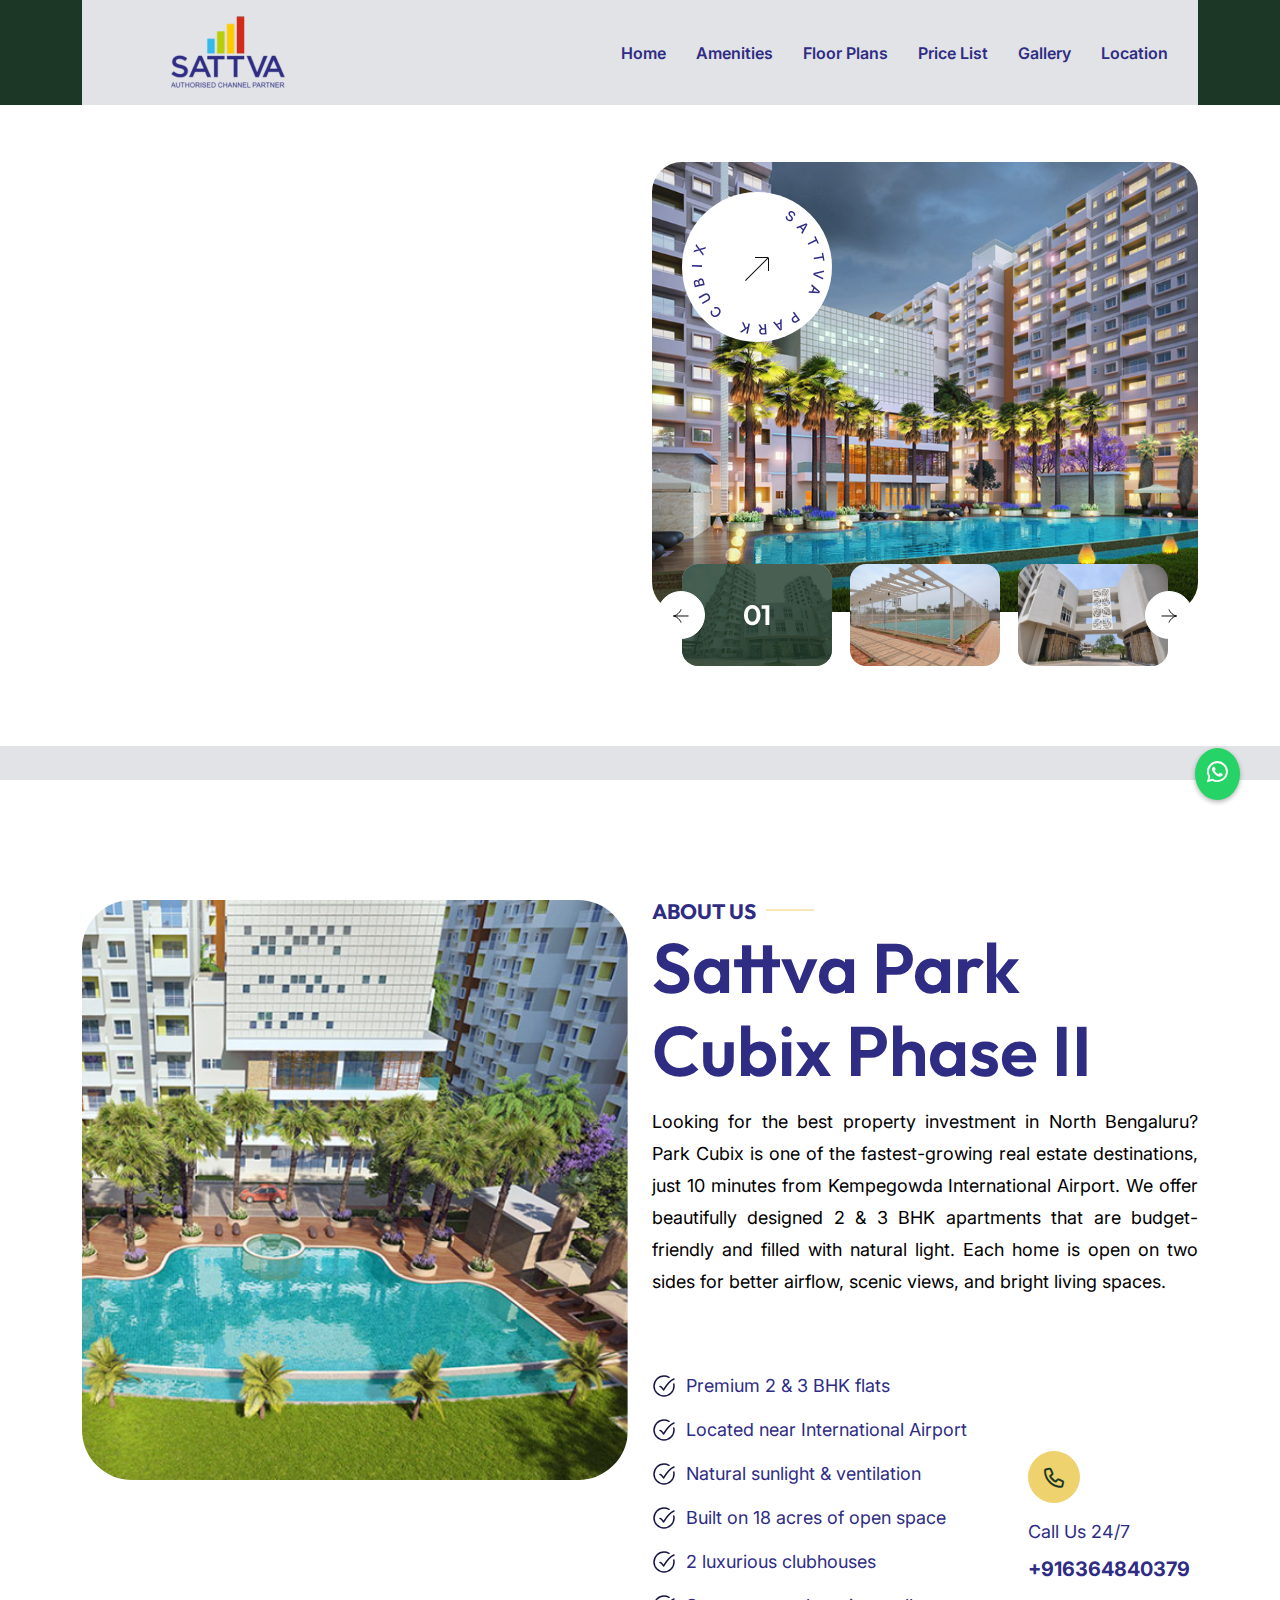
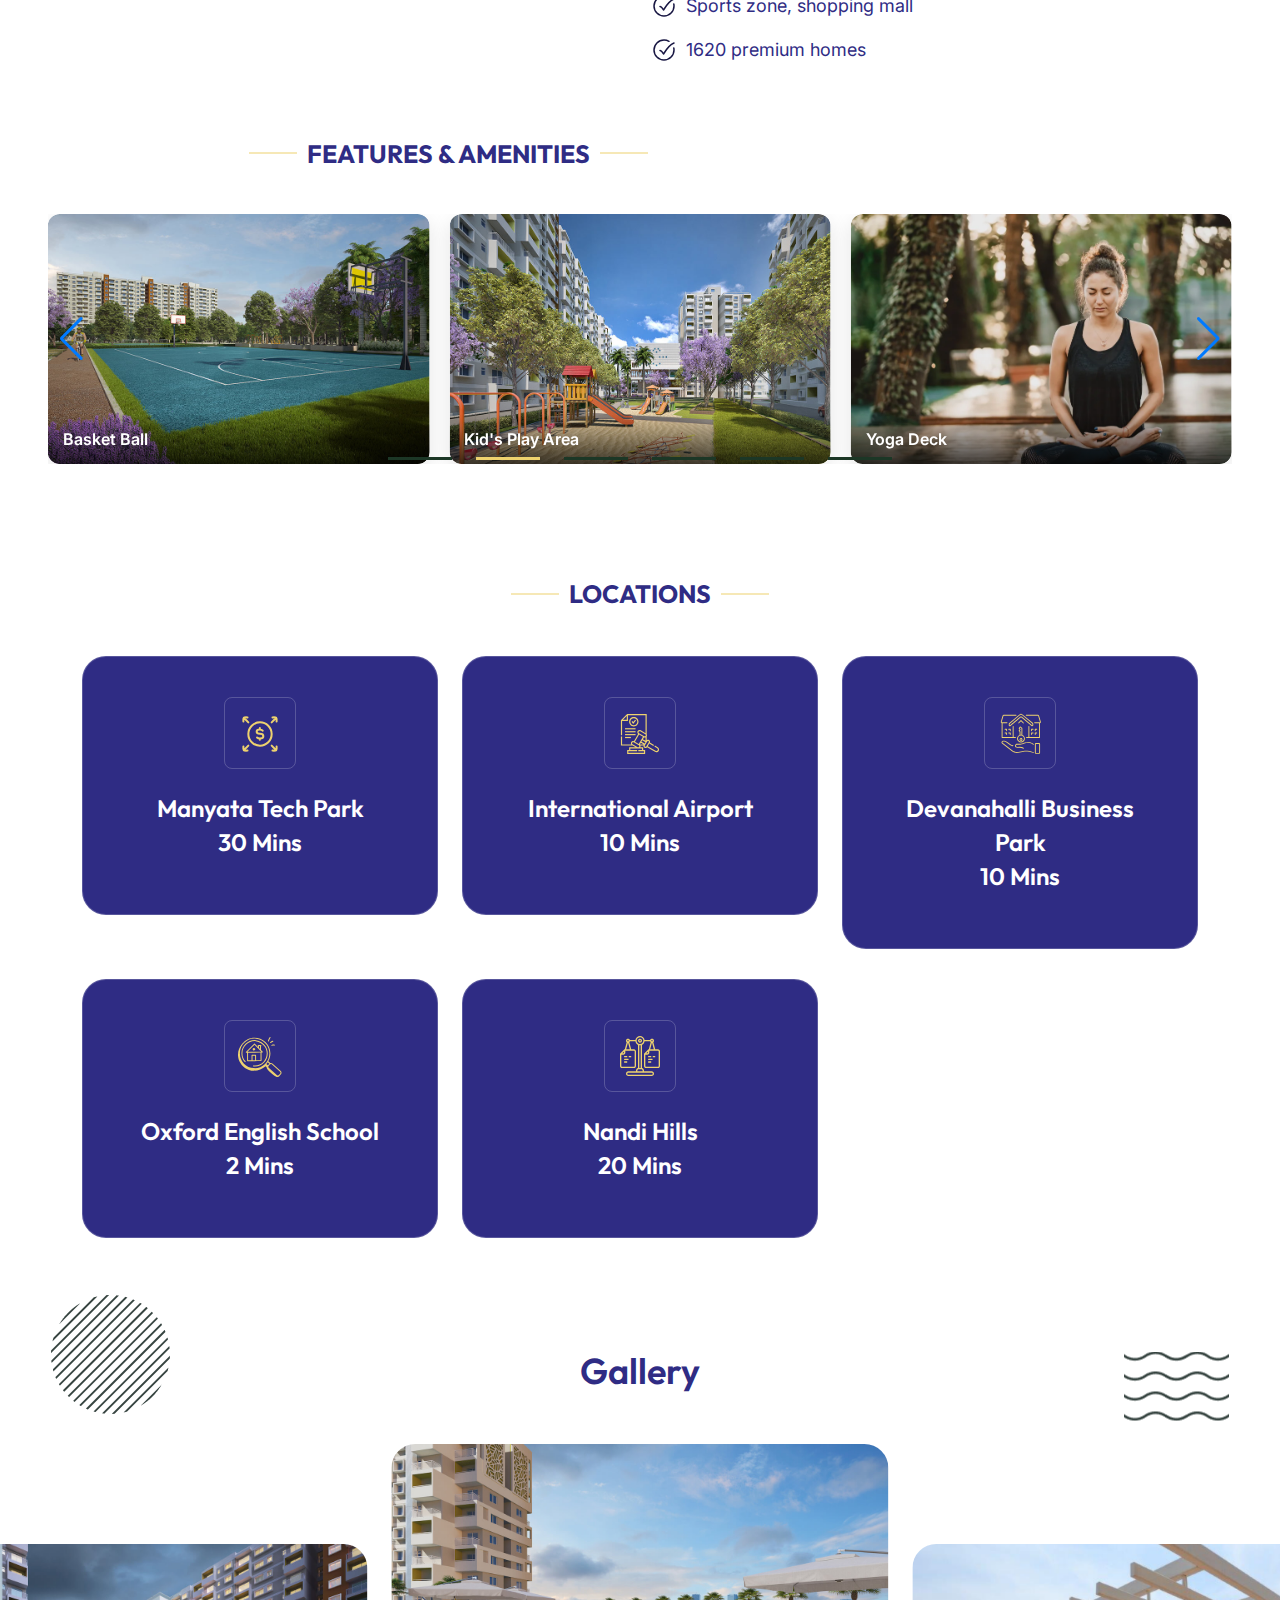
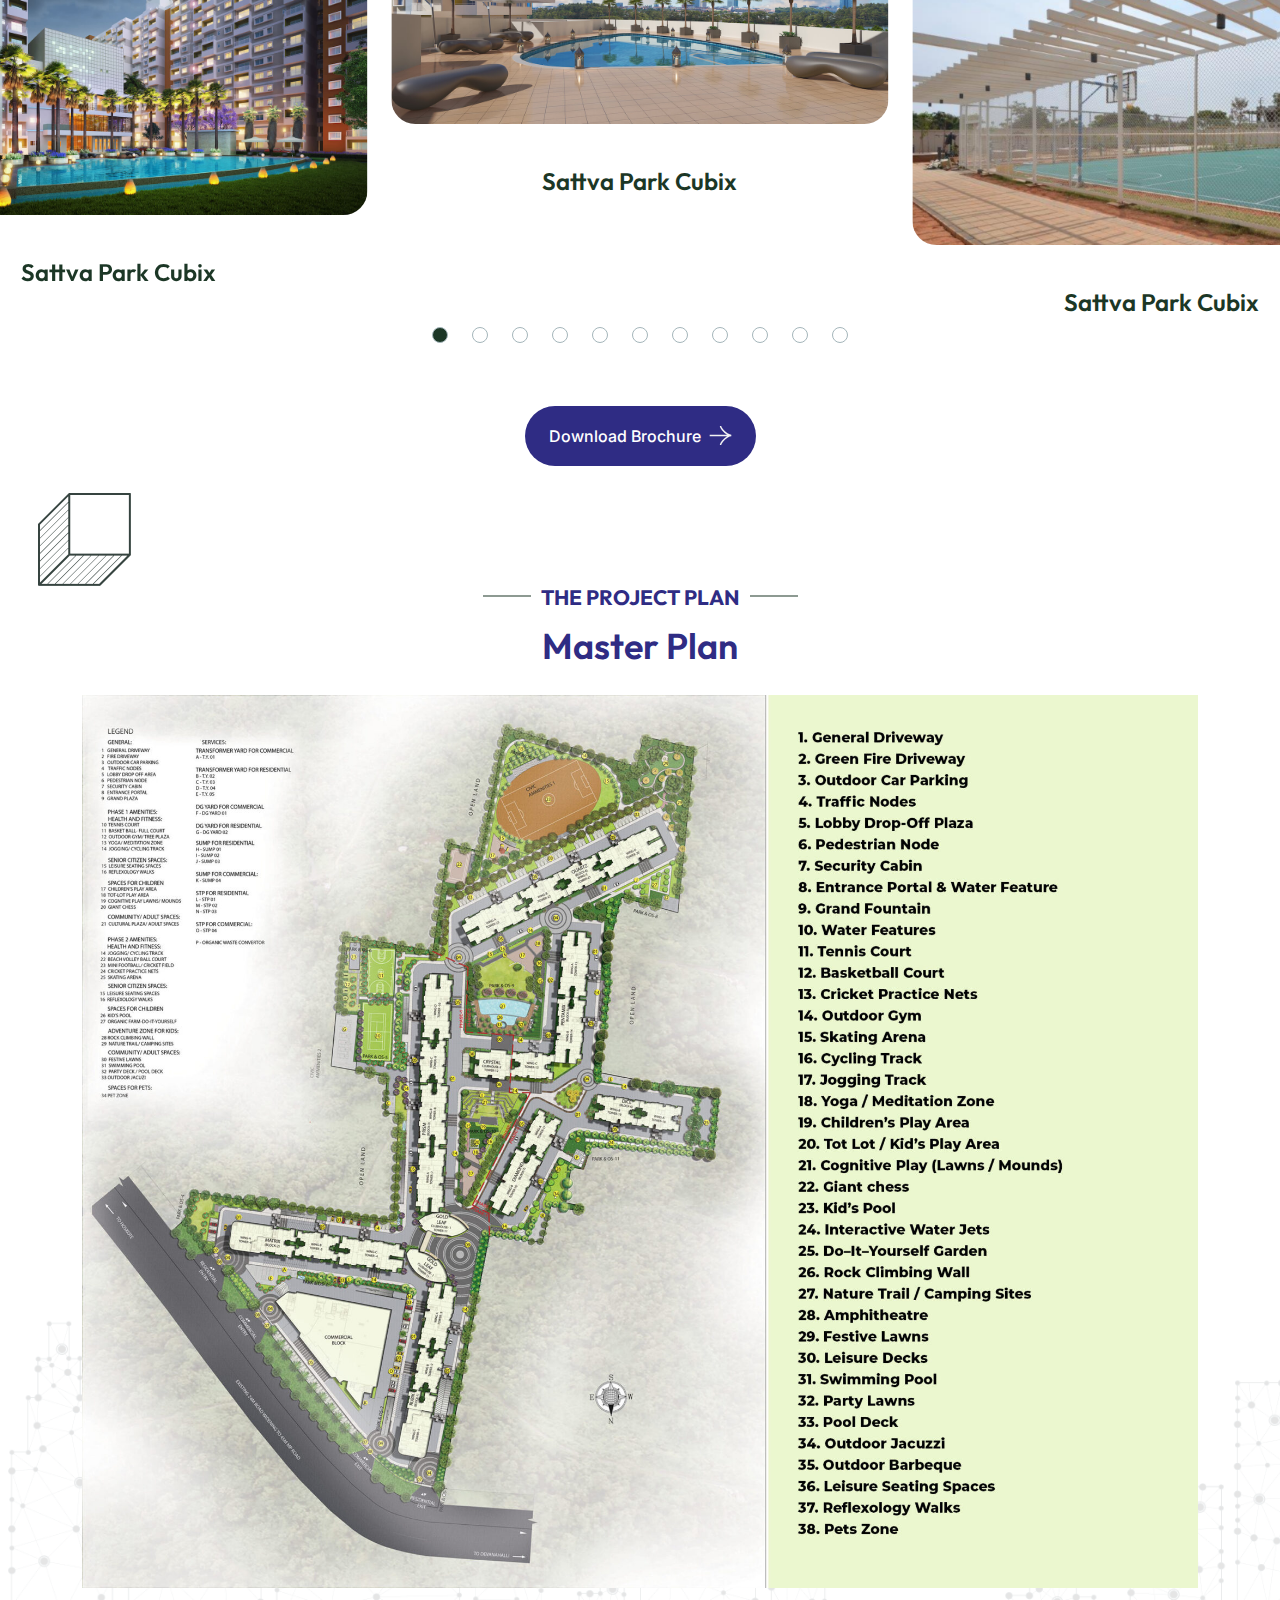
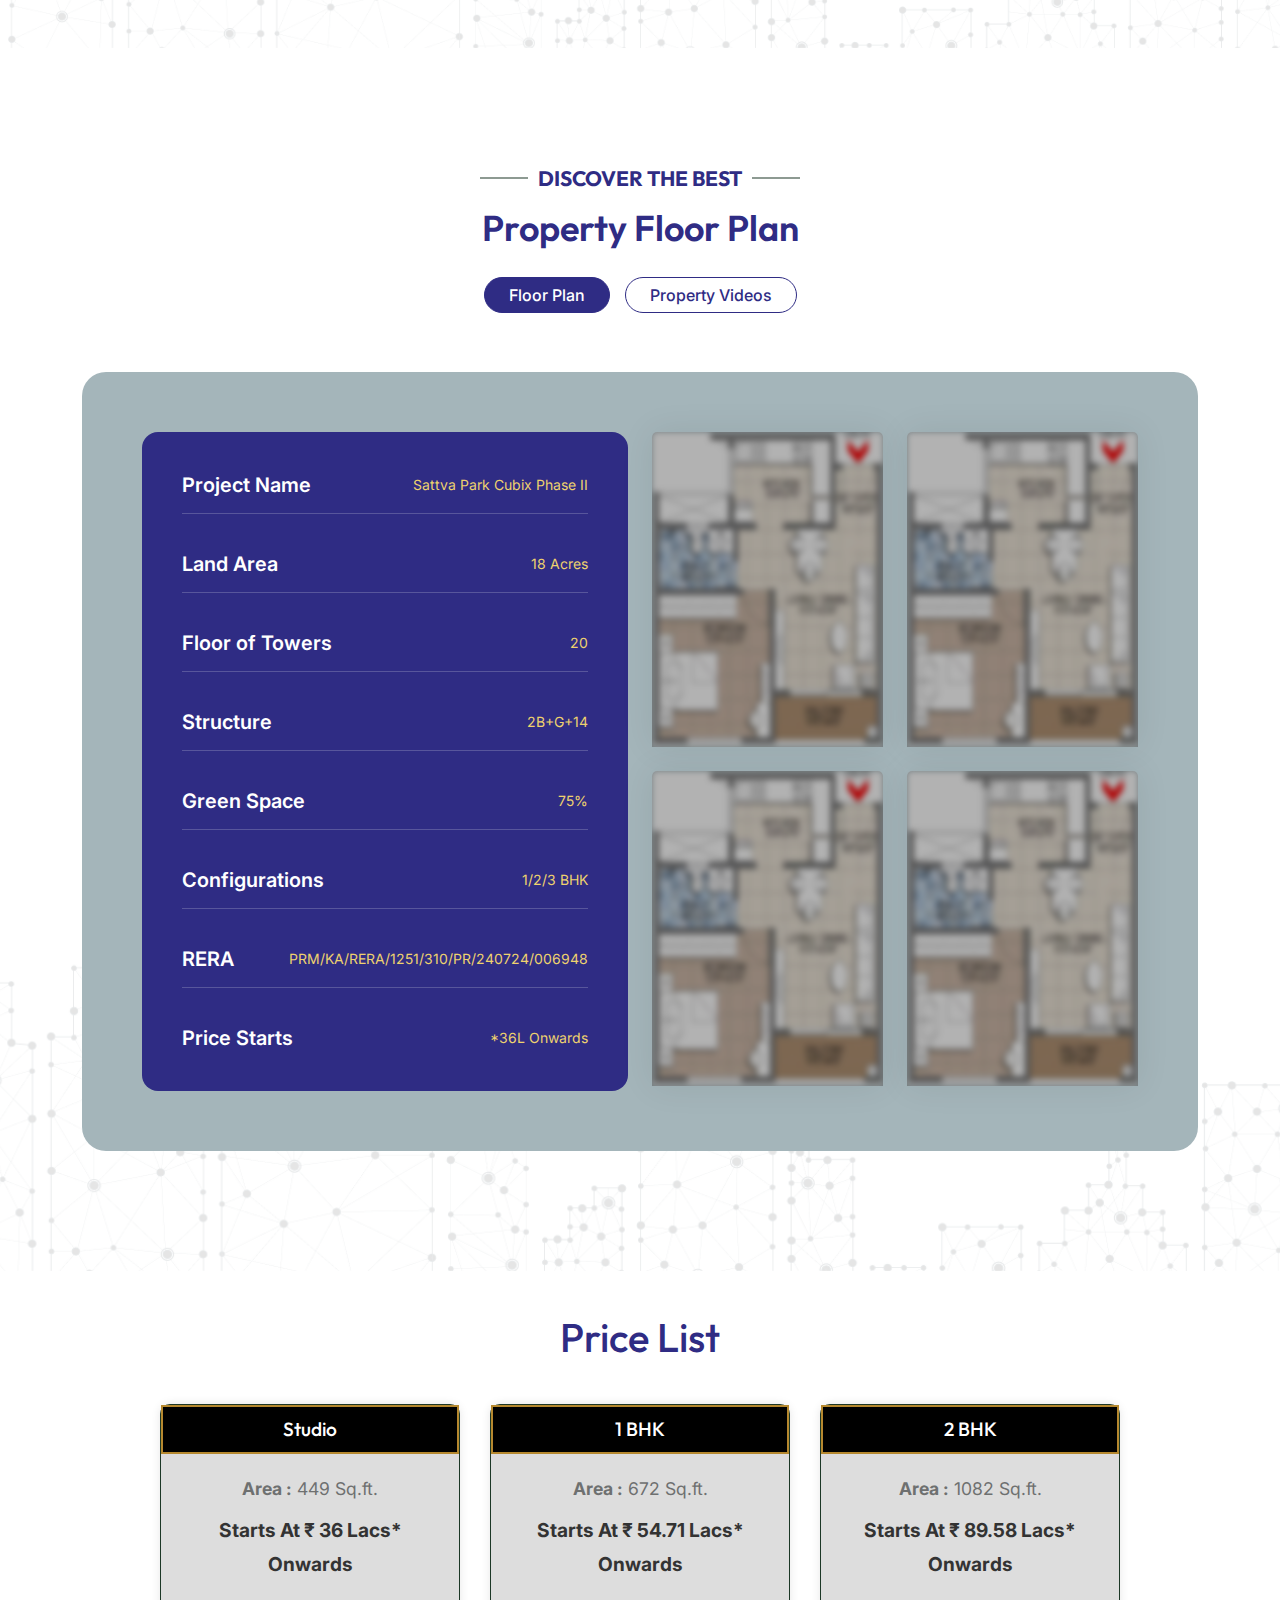
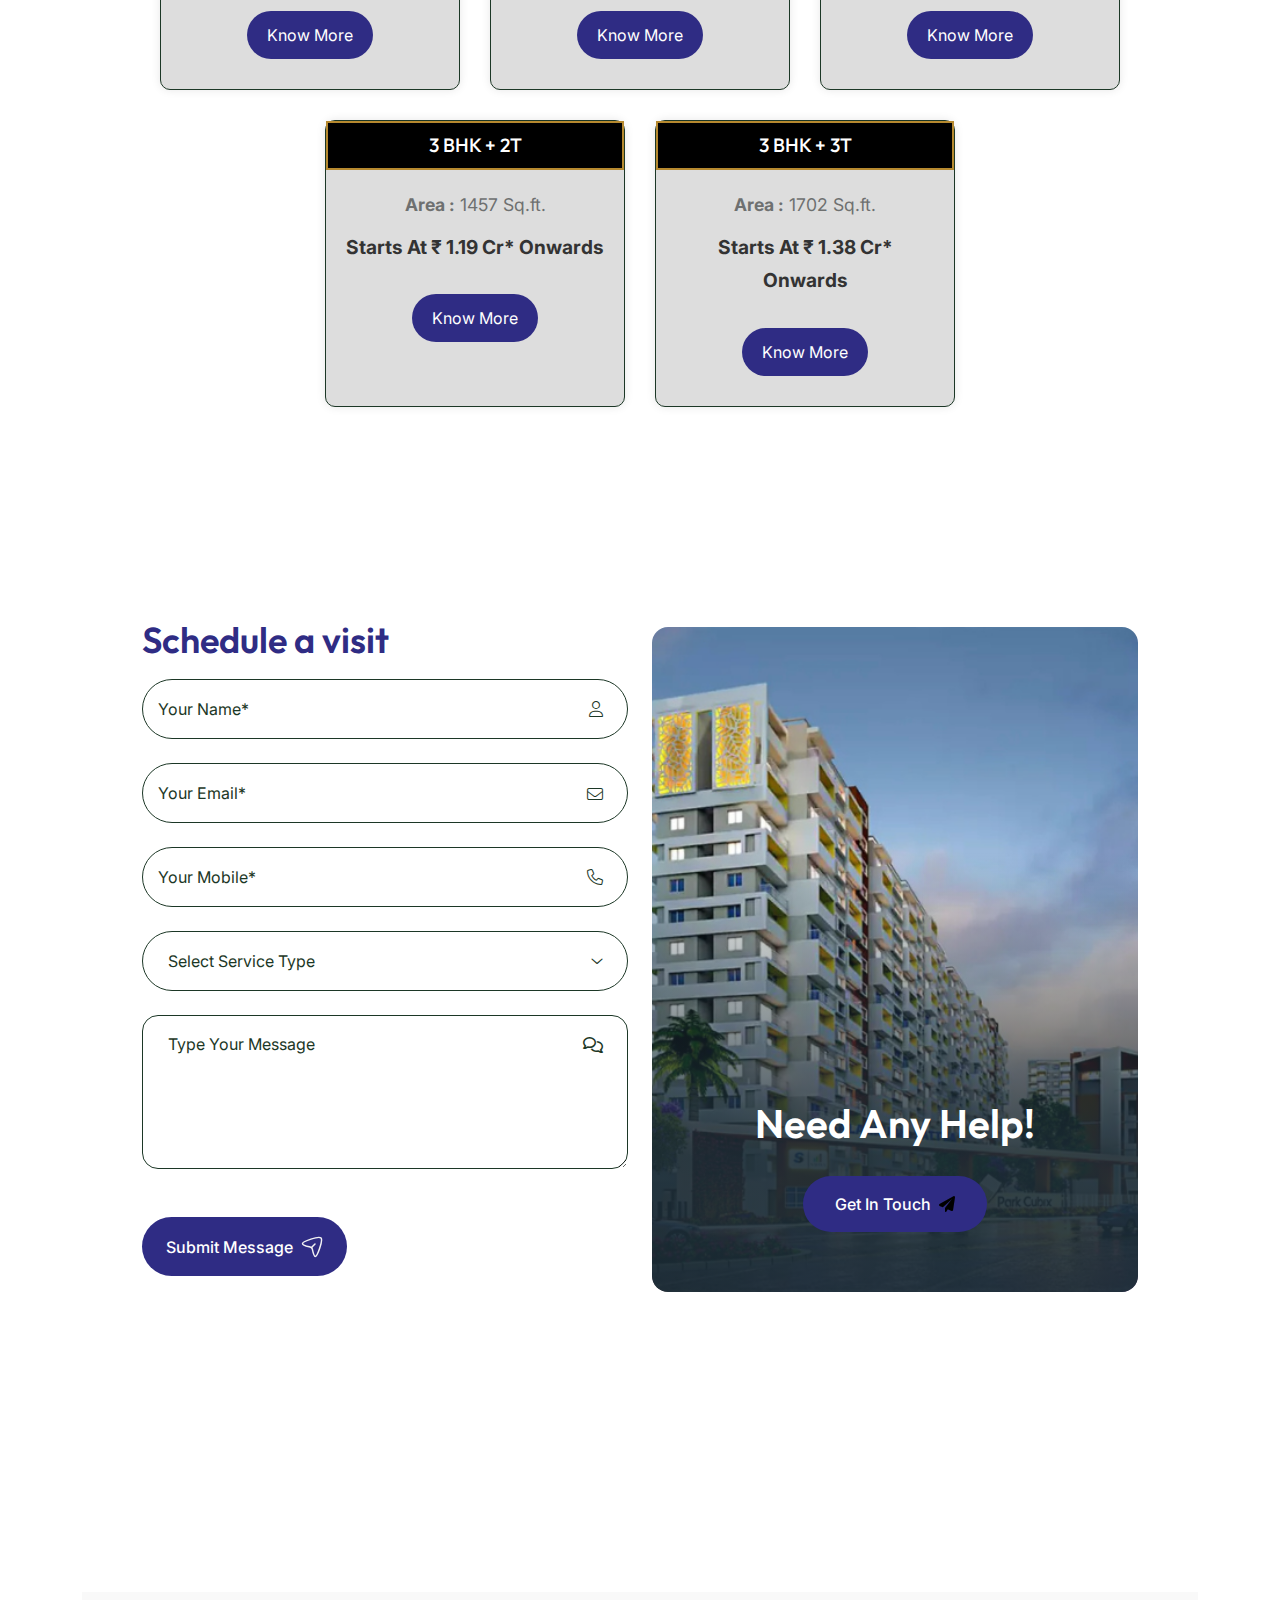
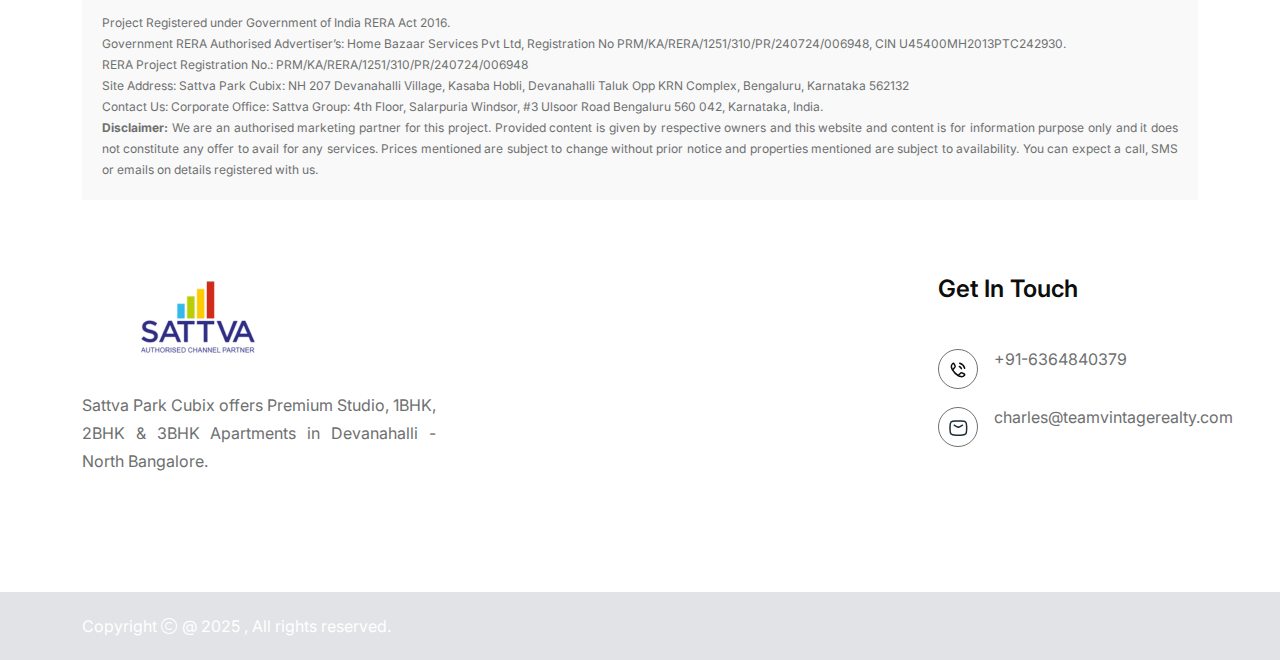
<file: index.html>
<!DOCTYPE html>
<html class="no-js" lang="zxx" dir="ltr">
  <head>
    <meta charset="utf-8" />
    <meta http-equiv="x-ua-compatible" content="ie=edge" />
    <title>
      Sattva Park Cubix Devanahalli – Luxury 2 & 3BHK Apartments Bangalore
    </title>
    <meta name="author" content="Sattva" />
    <meta name="description" content="Ready-to-move smart homes by Sattva Group. Premium 2 & 3BHK flats near Bangalore Airport with top-class amenities. Book your site visit today!">
<meta name="keywords" content="Sattva Park Cubix, Park Cubix Phase 2, luxury apartments Bangalore, 2BHK flats Devanahalli, 3BHK for sale Bangalore, Sattva Group projects, ready to move flats near Airport, modern apartments Bangalore, premium homes Devanahalli">
    <meta name="robots" content="INDEX,FOLLOW" />

    <!-- Mobile Specific Metas -->
    <meta
      name="viewport"
      content="width=device-width, initial-scale=1, shrink-to-fit=no"
    />

    <!-- Favicons - Place favicon.ico in the root directory -->
    <link rel="stylesheet" href="https://cdnjs.cloudflare.com/ajax/libs/font-awesome/6.5.0/css/all.min.css">
    <link
      rel="apple-touch-icon"
      sizes="57x57"
      href="assets\img\icon\new\icon-57.png"
    />
    <link
      rel="apple-touch-icon"
      sizes="60x60"
      href="assets\img\icon\new\icon-60.png"
    />
    <link
      rel="apple-touch-icon"
      sizes="72x72"
      href="assets\img\icon\new\icon-72.png"
    />
    <link
      rel="apple-touch-icon"
      sizes="76x76"
      href="assets\img\icon\new\icon-76.png"
    />
    <link
      rel="apple-touch-icon"
      sizes="114x114"
      href="assets\img\icon\new\icon-114.png"
    />
    <link
      rel="apple-touch-icon"
      sizes="120x120"
      href="assets\img\icon\new\icon-114.png"
    />
    <link
      rel="apple-touch-icon"
      sizes="144x144"
      href="assets\img\icon\new\icon-144.png"
    />
    <link
      rel="apple-touch-icon"
      sizes="152x152"
      href="assets\img\icon\new\icon-152.png"
    />
    <link
      rel="apple-touch-icon"
      sizes="180x180"
      href="assets\img\icon\new\icon-180.png"
    />
    <link
      rel="icon"
      type="image/png"
      sizes="192x192"
      href="assets\img\icon\new\icon-192.png"
    />
    <!-- <link
      rel="icon"
      type="image/png"
      sizes="32x32"
      href="assets/img/favicons/favicon-32x32.png"
    />
    <link
      rel="icon"
      type="image/png"
      sizes="96x96"
      href="assets/img/favicons/favicon-96x96.png"
    />
    <link
      rel="icon"
      type="image/png"
      sizes="16x16"
      href="assets/img/favicons/favicon-16x16.png"
    /> -->
    <link rel="manifest" href="assets/img/favicons/manifest.json" />
    <meta name="msapplication-TileColor" content="#ffffff" />
    <meta
      name="msapplication-TileImage"
      content="assets\img\icon\new\icon-144.png"
    />
    <meta name="theme-color" content="#ffffff" />

    <!--==============================
	  Google Fonts
	============================== -->
    <link rel="preconnect" href="https://fonts.googleapis.com" />
    <link rel="preconnect" href="https://fonts.gstatic.com" crossorigin />
    <link
      href="https://fonts.googleapis.com/css2?family=Inter:wght@100..900&family=Outfit:wght@100..900&display=swap"
      rel="stylesheet"
    />

    <!--==============================
	    All CSS File
	============================== -->
    <!-- Bootstrap -->
    <link rel="stylesheet" href="assets/css/bootstrap.min.css" />
    <!-- Fontawesome Icon -->
    <link rel="stylesheet" href="assets/css/fontawesome.min.css" />
    <!-- Magnific Popup -->
    <link rel="stylesheet" href="assets/css/magnific-popup.min.css" />
    <!-- Swiper Js -->
    <link rel="stylesheet" href="assets/css/swiper-bundle.min.css" />
    <!-- datetimepicker -->
    <link rel="stylesheet" href="assets/css/jquery.datetimepicker.min.css" />
    <!-- Theme Custom CSS -->
    <link rel="stylesheet" href="assets/css/style.css" />
    <!-- Swiper CSS -->
<link rel="stylesheet" href="https://cdn.jsdelivr.net/npm/swiper@10/swiper-bundle.min.css" />

<!-- Swiper JS -->
<script src="https://cdn.jsdelivr.net/npm/swiper@10/swiper-bundle.min.js"></script>

<!-- Google tag (gtag.js) -->
<script async src="https://www.googletagmanager.com/gtag/js?id=G-39234MMNK0"></script>
<script>
  window.dataLayer = window.dataLayer || [];
  function gtag(){dataLayer.push(arguments);}
  gtag('js', new Date());

  gtag('config', 'G-39234MMNK0');
</script>

<!-- Google tag (gtag.js) -->
<script async src="https://www.googletagmanager.com/gtag/js?id=AW-593175725">
</script>
<script>
  window.dataLayer = window.dataLayer || [];
  function gtag(){dataLayer.push(arguments);}
  gtag('js', new Date());

  gtag('config', 'AW-593175725');
</script>


  </head>

  <body class="bg-theme">
    <style>
     #priceTitle {
  scroll-margin-top: 600px !important;
}
      .th-hero-wrapper {
        background-color: #fff;
      }
      @media (min-width: 700px) {
        .modal-dialog {
          width: 400px;
        }
      }

      .modal-content {
        border-radius: 12px;
        border: none;
        box-shadow: 0 5px 20px rgba(0, 0, 0, 0.2);
      }

      .btn-warning {
        background-color: #bb8832;
        border: none;
      }

      .btn-warning:hover {
        background-color: #a67428;
      }

      input.form-control {
        border-radius: 6px;
        padding: 10px 15px;
        font-size: 16px;
      }

      @media (max-width: 576px) {
        .modal-dialog {
          margin: 1rem;
        }

        .modal-content {
          padding: 1rem;
        }
      }

      .custom-modal {
        background: #fff !important;
        border-radius: 12px;
        border: 1px solid rgba(0, 0, 0, 0.15);
        box-shadow: 0 5px 20px rgba(0, 0, 0, 0.2);
        padding: 1rem;
        position: relative;
      }
      .custom-modal .btn-close {
        filter: invert(1); /* Turns black icon white */
        opacity: 1;
      }

      /* Optional: Add hover effect */
      .custom-modal .btn-close:hover {
        filter: invert(0.8);
      }
      .custom-close {
        position: absolute;
        top: 10px;
        right: 12px;
        z-index: 10;
      }

      .modal-body input.form-control {
        background-color: #f0f9f5;
        border-radius: 8px;
        padding: 10px;
        border: 1px solid #ccc;
        font-size: 14px;
      }

      .modal-body button.btn-warning {
        background-color: #c88d2f;
        border: none;
        border-radius: 8px;
        font-size: 16px;
      }

      .modal-body i.bi {
        font-size: 16px;
      }

      .floor-img {
        width: 100%;
        height: 315px !important;
        filter: blur(3px) !important;
      }

      /* price list*/
.price-section {
  width: 100%;
  padding: 40px 20px;
  box-sizing: border-box;
  text-align: center;
}

.price-section h2 {
  color: #fcfcfc;
  font-size: 2.5em;
  margin-bottom: 40px;
}

.price-grid {
  display: flex;
  flex-wrap: wrap;
  justify-content: center;
  gap: 30px;
}

.price-card {
  background-color: #ddd;
  width: 300px;
  border-radius: 10px;
  padding: 30px 20px;
  box-shadow: 0 0 10px rgba(0,0,0,0.1);
  text-align: left;
  position: relative;
}

.price-card h3 {
  background-color: black;
  color: white;
  padding: 10px;
  margin: -30px -20px 20px;
  font-size: 1.2em;
  border: 2px solid #b6892f;
  text-align: center;
}

.price-card p {
  margin: 10px 0;
  font-size: 1.1em;
}

.price-card p span {
  font-weight: bold;
}

.price-card .price {
  font-weight: bold;
  font-size: 1.2em;
  color: #333;
  text-align: center;
}

.price-card .btn {
  display: inline-block;
  margin-top: 20px;
  padding: 12px 20px;
  background-color: #2f2c84;
  color: white;
  border: none;
  border-radius: 25px;
  font-size: 1em;
  cursor: pointer;
  text-align: center;
  text-decoration: none;
}

.btn:hover {
  background-color: #9a7226;
}

@media (max-width: 768px) {
  .price-card {
    width: 100%;
    max-width: 90%;
  }
}
.about-area-8{
  padding-bottom:5rem
}

      .btn-floor {
        margin: 24px;
        background-color: #bb8832;
        color: white;
        padding: 12px 25px;
        font-size: 16px;
        border: none;
        border-radius: 30px;
        cursor: pointer;
        font-weight: bold;
        box-shadow: 0 4px 10px rgba(0, 0, 0, 0.2);
        transition: background-color 0.3s ease;
      }

      .btn-floor:hover {
        background-color: #a16e1c;
      }
      .sidebar-btn{
        background-color: transparent;
      }
      .header-layout4 .menu-area,.header-layout4 .sticky-wrapper.sticky,.bg-theme{
background-color: #E1E3E6 !important
      }
      .about-area-8,#features,#ourLocations,.pfd-card,.mobile-logo,#contact-sec,#priceList{
        background-color:#ffffff !important ;
      }
.main-menu a,.text-theme,.sub-title3,.hero-8 .about-tag .about-experience-tag,.sub-title3,.sec-title,.checklist.style6 li,.btn-title,.priceList{
  color: #2f2c84 !important;
}
.checklist.style6 li:before{
  filter: brightness(0.5);
}
 .th-btn.style-border,.th-btn.style-border:hover,.sidebar-btn.style2 .line,.th-btn.style2,.style5,.sidebar-btn span{
  background-color:#2f2c84 !important
}
.th-btn,.th-btn:hover,.th-btn.style-border:hover{
  color:#ffffff;
  cursor: pointer;
}
.th-btn.style-border4,.property-plan-tabs .nav-item .nav-link{
  border: 1px solid #2f2c84;
  color: #2f2c84 !important;
}
.th-btn.style-border4:hover,.property-plan-tabs .nav-item .nav-link.active,.th-btn{
  background-color:#2f2c84 ;
  color:#ffffff !important;
}
.hero-8{
  padding-top: 10rem !important;
  margin-bottom: 34px !important;
}
.hero-desc{
  color:#A4B5BA !important
}
#features {
  scroll-margin-top: 80px; /* Adjust this based on your header height */
}
    </style>
    <!--[if lte IE 9]>
      <p class="browserupgrade">
        You are using an <strong>outdated</strong> browser. Please
        <a href="https://browsehappy.com/">upgrade your browser</a> to improve
        your experience and security.
      </p>
    <![endif]-->

    <!--********************************
   		Code Start From Here 
	******************************** -->
    <!-- <div class="cursor-follower"></div> -->

    <!-- slider drag cursor -->
    <!-- <div class="slider-drag-cursor">
      <i class="fas fa-angle-left me-2"></i> DRAG
      <i class="fas fa-angle-right ms-2"></i>
    </div> -->

    <!--==============================
     Preloader
  ==============================-->
    <!-- <div id="preloader" class="preloader">
      <button class="th-btn style2 preloaderCls">Cancel Preloader</button>
      <div id="loader" class="th-preloader">
        <div class="animation-preloader">
          <div class="txt-loading">
            <span preloader-text="R" class="characters">R</span>

            <span preloader-text="E" class="characters">E</span>

            <span preloader-text="A" class="characters">A</span>

            <span preloader-text="L" class="characters">L</span>

            <span preloader-text="A" class="characters">A</span>

            <span preloader-text="R" class="characters">R</span>
          </div>
        </div>
      </div>
    </div> -->

    <!--==============================
    Mobile Menu
  ============================== -->
    <div class="th-menu-wrapper onepage-nav">
      <div class="th-menu-area text-center">
        <button class="th-menu-toggle"><i class="fal fa-times"></i></button>
        <div class="mobile-logo">
          <a href="index.html">
            <img src="assets/img/project/logo 190.png" alt="Sattva" />
          </a>
        </div>
        <div class="th-mobile-menu">
          <ul>
            <li>
              <a href="#hero" onclick="scrollToFloorPlan(event,this)"> Home </a>
            </li>
            <li class="">
              <a href="#features" onclick="scrollToFloorPlan(event,this)"> Amenities </a>
            </li>
            <li class="">
              <a href="#floorPlan" onclick="scrollToFloorPlan(event,this)"> Floor Plan </a>
            </li>
            <li class="">
              <a href="#pricelist" onclick="scrollToFloorPlan(event,this)"> Price List </a>
            </li>
            <li class="">
              <a href="#gallerySection" onclick="scrollToFloorPlan(event,this)"> Gallery </a>
            </li>
            <li class="">
              <a href="#ourLocations" onclick="scrollToFloorPlan(event,this)"> Location </a>
            </li>
          </ul>
        </div>
      </div>
    </div>
    <!--==============================
    Sidemenu
============================== -->
    <div class="sidemenu-wrapper sidemenu-info d-none d-lg-block">
      <div class="sidemenu-content">
        <button class="closeButton sideMenuCls">
          <i class="far fa-times"></i>
        </button>
        <div class="widget">
          <div class="th-widget-about">
            <div class="about-logo">
              <a href="index.html"
                ><img src="assets/img/project/logo-trans.png" alt="Sattva"
              /></a>
            </div>
            <p class="about-text">
              Sattva Park Cubix offers Premium Studio, 1BHK, 2BHK & 3BHK Apartments in Devanahalli - North Bangalore. 
              The project spreads across 18 Acres (Phase-1: Ready To Occupy & Phase-2: Pre-Launch) and comprises of 
              1608 Premium Homes (2B+G+14 Floors) Open From 2 Sides for cross ventilation & natural sunlight.
            </p>
          </div>
        </div>
        <div class="widget">
          <h3 class="widget_title openCallbackModal">Get In Touch</h3>
          <div class="th-widget-contact">
            <div class="info-box_text">
              <div class="icon">
                <img src="assets/img/icon/location-dot.svg" alt="img" />
              </div>
              <div class="details">
                <!-- <p>789 Inner Lane, Holy park,</p> -->
                <p>Devanahalli, Bangalore</p>
              </div> 
            </div>
            <div class="info-box_text">
              <div class="icon">
                <img src="assets/img/icon/phone.svg" alt="img" />
              </div>
              <div class="details">
                <p>
                  <a href="tel:+0123456789" class="info-box_link"
                    >+91-6364840379</a
                  >
                </p>
                <!-- <p>
                  <a href="tel:+09876543210" class="info-box_link"
                    >+09 876 543 210</a
                  >
                </p> -->
              </div>
            </div>
            <div class="info-box_text">
              <div class="icon">
                <img src="assets/img/icon/envelope.svg" alt="img" />
              </div>
              <div class="details">
                <p>
                  <a href="mailto:mailinfo00@sattva.com" class="info-box_link"
                    >charles@teamvintagerealty.com</a
                  >
                </p>
                <!-- <p>
                  <a href="mailto:support24@sattva.com" class="info-box_link"
                    >support24@sattva.com</a
                  >
                </p> -->
              </div>
            </div>
          </div>
        </div>
        <div class="widget newsletter-widget">
          <h3 class="widget_title">Get More Detail</h3>
          <form class="newsletter-form">
            <div class="form-group">
              <input
                class="form-control"
                type="email"
                placeholder="Email Address"
                required=""
              />
              <button type="submit" class="th-btn">
                <i class="far fa-paper-plane text-theme"></i>
              </button>
            </div>
          </form>
          <div class="th-social style2">
            <a href="https://www.facebook.com/"
              ><i class="fab fa-facebook-f"></i
            ></a>
            <a href="https://www.twitter.com/"
              ><i class="fab fa-twitter"></i
            ></a>
            <a href="https://www.linkedin.com/"
              ><i class="fab fa-linkedin-in"></i
            ></a>
            <!-- <a href="https://www.behance.com/"
              ><i class="fab fa-behance"></i
            ></a>
            <a href="https://www.vimeo.com/"><i class="fab fa-vimeo-v"></i></a> -->
          </div>
        </div>
      </div>
    </div>
    <!-- Button to trigger modal (optional) -->

    <!-- Modal -->
    <div
      class="modal fade"
      id="callbackModal"
      tabindex="-1"
      aria-labelledby="callbackModalLabel"
      aria-hidden="true"
    >
      <div class="modal-dialog modal-sm modal-dialog-centered">
        <div class="modal-content custom-modal">
          <button
            type="button"
            class="btn-close custom-close"
            data-bs-dismiss="modal"
            aria-label="Close"
          ></button>

          <div class="modal-body text-center">
            <img
              src="assets/img/sattvalogo.png"
              alt="Sattva Logo"
              class="img-fluid mb-3"
              style="max-height: 60px"
            />
            <form id="contact-form">
            <input
            name="name"
              type="text"
              class="form-control mb-2"
              placeholder="Your Full Name"
              required
            />
            <input
              type="email"
              name="email"
              class="form-control mb-2"
              placeholder="Email Address"
              required
            />
            <input
              type="text"
              name="mobile"
              class="form-control mb-3"
              placeholder="Phone/Mobile"
              required
            />
            <input type="hidden" name="_cc" value="visupriya.udt@gmail.com,sujaymaster111@gmail.com">
            <input type="hidden" name="_captcha" value="false">
            <button type="submit" name="mobile" class="btn btn-warning w-100 fw-bold mb-2">
              GET CALL BACK
            </button>
          </form>
            <button
              class="btn btn-warning w-100 d-flex align-items-center justify-content-center"
            >
              <i class="bi bi-telephone-fill me-2"></i> +916364840379
            </button>
            <div id="status" style="color: green;margin-top: 1rem;"></div>
          </div>
        </div>
      </div>
    </div>

    <!--==============================
	Header Area
==============================-->
    <header class="th-header header-layout4 onepage-nav">
      <div class="sticky-wrapper">
        <!-- Main Menu Area -->
        <div class="container">
          <div class="menu-area">
            <div class="row align-items-center justify-content-between">
              <div class="col-auto">
                <div class="header-logo">
                  <a href="index.html">
                    <img src="assets/img/project/logo-trans.png" alt="Sattva" />
                  </a>
                </div>
              </div>
              <div class="col-auto">
                <nav class="main-menu d-none d-lg-inline-block">
                  <ul>
                    <li class="">
                      <a href="#hero"> Home </a>
                    </li>
                    <li class="">
                      <a href="#features" onclick="scrollToFloorPlan(event,this)"> Amenities </a>
                    </li>
                    <li class="">
                      <a href="#floorPlan" onclick="scrollToFloorPlan(event,this)"> Floor Plans </a>
                    </li>
                    <li class="">
                      <a href="#priceTitle" onclick="scrollToFloorPlan(event,this)"> Price List </a>
                    </li>
                    <li class="">
                      <a href="#gallerySection" onclick="scrollToFloorPlan(event,this)"> Gallery </a>
                    </li>
                    <li class="">
                      <a href="#ourLocations" onclick="scrollToFloorPlan(event,this)"> Location </a>
                    </li>
                    <!-- <li><a href="#about-sec"> About Us </a></li>
                    <li>
                      <a href="#property-sec"> Properties </a>
                    </li>
                    <li>
                      <a href="#team-sec"> Agents </a>
                    </li>
                    <li>
                      <a href="#blog-sec"> Blog </a>
                    </li>
                    <li><a href="#contact-sec"> Contact Us </a></li> -->
                  </ul>
                </nav>
                <div class="header-button d-flex d-lg-none">
                  <button type="button" class="th-menu-toggle sidebar-btn">
                    <span class="line"></span>
                    <span class="line"></span>
                    <span class="line"></span>
                  </button>
                </div>
              </div>
              <div class="col-auto d-none d-xxl-block">
                <div class="header-button">
                  <a
                    onclick="openCallbackModal()"
                    class="th-btn style-border th-btn-icon"
                    >Request A Visit</a
                  >
                  <button
                    type="button"
                    class="simple-icon sideMenuInfo sidebar-btn style2"
                  >
                    <span class="line"></span>
                    <span class="line"></span>
                    <span class="line"></span>
                  </button>
                </div>
              </div>
            </div>
          </div>
        </div>
      </div>
    </header>

    <!--==============================
Hero Area
==============================-->
    <div class="th-hero-wrapper hero-8" id="hero">
      <div class="container">
        <div
          class="swiper th-slider hero-slider8"
          id="heroSlide8"
          data-slider-options='{"effect":"fade","loop":false,"autoHeight": true,"thumbs":{"swiper":".hero-grid-thumb"}}'
        >
          <div class="swiper-wrapper">
            <div class="swiper-slide">
              <div class="hero-inner">
                <div class="row gy-50 align-items-center">
                  <div class="col-xl-6">
                    <div class="hero-style8">
                      <span
                        class="sub-title3 before-none"
                        data-ani="slideinup"
                        data-ani-delay="0.3s"
                        ></span
                      >
                      <h6 class="hero-title text-theme">
                        <span
                          class="title1"
                          data-ani="slideinup"
                          data-ani-delay="0.4s"
                        >
                        Live Close to Airport, Work, and Nature 
                        </span>
                      </h6>
                      <p
                        class="hero-text text-theme hero-desc"
                        data-ani="slideinup"
                        data-ani-delay="0.6s"
                      >Sattva Park Cubix – Premium Studio, 1, 2 & 3 BHK Apartments in Devanahalli, North Bangalore.
                      Spread across 18 acres with 1608 premium homes (2B+G+14 floors), offering excellent cross ventilation and natural sunlight. 
                      Phase 1: Ready to Occupy | Phase 2: Pre-Launch.Premium 1, 2 & 3 BHK Apartments in Devanahalli – Book Now!
                      </p>
                      <div
                        class="btn-wrap"
                        data-ani="slideinup"
                        data-ani-delay="0.7s"
                      >
                        <a
                          onclick="openCallbackModal()"
                          class="th-btn style2 th-btn-icon"
                          >Request A Visit</a
                        >
                        <a
                          href="contact.html"
                          class="th-btn style-border4 th-btn-icon openCallbackModal"
                          >Download Brochures</a
                        >
                      </div>
                    </div>
                  </div>
                  <div class="col-xl-6">
                    <div class="hero-thumb8-1">
                      <div
                        class="thumb"
                        data-mask-src="assets\img\project\sattva-8011.png"
                      >
                        <img
                          src="assets\img\sattva-banner.png"
                          alt="img"
                        />
                      </div>
                      <div class="about-tag">
                        <div class="about-experience-tag">
                          <span class="circle-title-anime"
                            >Sattva Park Cubix</span
                          >
                        </div>
                        <div class="about-tag-thumb">
                          <img
                            src="assets/img/icon/arrow-long-top2.svg"
                            alt="img"
                          />
                        </div>
                      </div>
                    </div>
                  </div>
                </div>
              </div>
            </div>
            <div class="swiper-slide">
              <div class="hero-inner">
                <div class="row gy-50 align-items-center">
                  <div class="col-xl-6">
                    <div class="hero-style8">
                      <span
                        class="sub-title3 before-none"
                        data-ani="slideinup"
                        data-ani-delay="0.3s"
                        ></span
                      >
                      <h1 class="hero-title text-theme">
                        <span
                          class="title1"
                          data-ani="slideinup"
                          data-ani-delay="0.4s"
                        >
                        Ready-to-Move Apartments in Devanahalli 
                        </span>
                      </h1>
                      <p
                        class="hero-text text-theme hero-desc"
                        data-ani="slideinup"
                        data-ani-delay="0.6s"
                      >
                      Sattva Park Cubix – Premium Studio, 1, 2 & 3 BHK Apartments in Devanahalli, North Bangalore.
                      Spread across 18 acres with 1608 premium homes (2B+G+14 floors), offering excellent cross ventilation and natural sunlight. 
                      Phase 1: Ready to Occupy | Phase 2: Pre-Launch.Premium 1, 2 & 3 BHK Apartments in Devanahalli – Book Now!
                      </p>
                      <div
                        class="btn-wrap"
                        data-ani="slideinup"
                        data-ani-delay="0.7s"
                      >
                        <a
                          href="contact.html"
                          class="th-btn style2 th-btn-icon openCallbackModal"
                          >Request A Visit</a
                        >
                        <a
                          href="contact.html"
                          class="th-btn style-border4 th-btn-icon openCallbackModal"
                          >Download Brochures</a
                        >
                      </div>
                    </div>
                  </div>
                  <div class="col-xl-6">
                    <div class="hero-thumb8-1">
                      <div
                        class="thumb"
                        data-mask-src="assets\img\project\sattva-8012.png"
                      >
                        <img
                          src="assets\img\sattva-banner.png"
                          alt="img"
                        />
                      </div>
                      <div class="about-tag">
                        <div class="about-experience-tag">
                          <span class="circle-title-anime"
                            >Sattva Your Dream Home</span
                          >
                        </div>
                        <div class="about-tag-thumb">
                          <img
                            src="assets/img/icon/arrow-long-top2.svg"
                            alt="img"
                          />
                        </div>
                      </div>
                    </div>
                  </div>
                </div>
              </div>
            </div>
            <div class="swiper-slide">
              <div class="hero-inner">
                <div class="row gy-50 align-items-center">
                  <div class="col-xl-6">
                    <div class="hero-style8">
                      <span
                        class="sub-title3 before-none"
                        data-ani="slideinup"
                        data-ani-delay="0.3s"
                        ></span
                      >
                      <h1 class="hero-title text-theme">
                        <span
                          class="title1"
                          data-ani="slideinup"
                          data-ani-delay="0.4s"
                        >
                        Your Dream Home in Devanahalli
                        </span>
                      </h1>
                      <p
                        class="hero-text text-theme hero-desc"
                        data-ani="slideinup"
                        data-ani-delay="0.6s"
                      >
                      Sattva Park Cubix – Premium Studio, 1, 2 & 3 BHK Apartments in Devanahalli, North Bangalore.
                      Spread across 18 acres with 1608 premium homes (2B+G+14 floors), offering excellent cross ventilation and natural sunlight. 
                      Phase 1: Ready to Occupy | Phase 2: Pre-Launch.Premium 1, 2 & 3 BHK Apartments in Devanahalli – Book Now!
                      </p>
                      <div
                        class="btn-wrap"
                        data-ani="slideinup"
                        data-ani-delay="0.7s"
                      >
                        <a
                          href="contact.html"
                          class="th-btn style2 th-btn-icon openCallbackModal"
                          >Request A Visit</a
                        >
                        <a
                          href="contact.html"
                          class="th-btn style-border4 th-btn-icon openCallbackModal"
                          >Download Brochures</a
                        >
                      </div>
                    </div>
                  </div>
                  <div class="col-xl-6">
                    <div class="hero-thumb8-1">
                      <div
                        class="thumb"
                        data-mask-src="assets\img\project\sattva-8013.png"
                      >
                        <img
                          src="assets\img\project\sattva-801b2.png"
                          alt="img"
                        />
                      </div>
                      <div class="about-tag">
                        <div class="about-experience-tag">
                          <span class="circle-title-anime"
                            >Sattva Your Dream Home</span
                          >
                        </div>
                        <div class="about-tag-thumb">
                          <img
                            src="assets/img/icon/arrow-long-top2.svg"
                            alt="img"
                          />
                        </div>
                      </div>
                    </div>
                  </div>
                </div>
              </div>
            </div>
            <div class="swiper-slide">
              <div class="hero-inner">
                <div class="row gy-50 align-items-center">
                  <div class="col-xl-6">
                    <div class="hero-style8">
                      <span
                        class="sub-title3 before-none"
                        data-ani="slideinup"
                        data-ani-delay="0.3s"
                        ></span
                      >
                      <h1 class="hero-title text-theme">
                        <span
                          class="title1"
                          data-ani="slideinup"
                          data-ani-delay="0.4s"
                        >
                        Book Your 2/3 BHK at Sattva Park Cubix
                        </span>
                      </h1>
                      <p
                        class="hero-text text-theme hero-desc"
                        data-ani="slideinup"
                        data-ani-delay="0.6s"
                      >
                      Sattva Park Cubix – Premium Studio, 1, 2 & 3 BHK Apartments in Devanahalli, North Bangalore.
                      Spread across 18 acres with 1608 premium homes (2B+G+14 floors), offering excellent cross ventilation and natural sunlight. 
                      Phase 1: Ready to Occupy | Phase 2: Pre-Launch.Premium 1, 2 & 3 BHK Apartments in Devanahalli – Book Now!
                      </p>
                      <div
                        class="btn-wrap"
                        data-ani="slideinup"
                        data-ani-delay="0.7s"
                      >
                        <a
                          href="contact.html"
                          class="th-btn style2 th-btn-icon openCallbackModal"
                          >Request A Visit</a
                        >
                        <a
                          href="contact.html"
                          class="th-btn style-border4 th-btn-icon openCallbackModal"
                          >Download Brochures</a
                        >
                      </div>
                    </div>
                  </div>
                  <div class="col-xl-6">
                    <div class="hero-thumb8-1">
                      <div
                        class="thumb"
                        data-mask-src="assets\img\project\sattva-8014.png"
                      >
                        <img
                          src="assets\img\project\sattva-801b1.png"
                          alt="img"
                        />
                      </div>
                      <div class="about-tag">
                        <div class="about-experience-tag">
                          <span class="circle-title-anime"
                            >Sattva Your Dream Home</span
                          >
                        </div>
                        <div class="about-tag-thumb">
                          <img
                            src="assets/img/icon/arrow-long-top2.svg"
                            alt="img"
                          />
                        </div>
                      </div>
                    </div>
                  </div>
                </div>
              </div>
            </div>
            <div class="swiper-slide">
              <div class="hero-inner">
                <div class="row gy-50 align-items-center">
                  <div class="col-xl-6">
                    <div class="hero-style8">
                      <span
                        class="sub-title3 before-none"
                        data-ani="slideinup"
                        data-ani-delay="0.3s"
                        ></span
                      >
                      <h1 class="hero-title text-theme">
                        <span
                          class="title1"
                          data-ani="slideinup"
                          data-ani-delay="0.4s"
                        >
                        Live Green, Live Smart – Sattva Park Cubix 
                        </span>
                      </h1>
                      <p
                        class="hero-text text-theme hero-desc"
                        data-ani="slideinup"
                        data-ani-delay="0.6s"
                      >
                      Sattva Park Cubix – Premium Studio, 1, 2 & 3 BHK Apartments in Devanahalli, North Bangalore.
                      Spread across 18 acres with 1608 premium homes (2B+G+14 floors), offering excellent cross ventilation and natural sunlight. 
                      Phase 1: Ready to Occupy | Phase 2: Pre-Launch.Premium 1, 2 & 3 BHK Apartments in Devanahalli – Book Now!.
                      </p>
                      <div
                        class="btn-wrap"
                        data-ani="slideinup"
                        data-ani-delay="0.7s"
                      >
                        <a
                          href="contact.html"
                          class="th-btn style2 th-btn-icon openCallbackModal"
                          >Request A Visit</a
                        >
                        <a
                          href="contact.html"
                          class="th-btn style-border4 th-btn-icon openCallbackModal"
                          >Download Brochures</a
                        >
                      </div>
                    </div>
                  </div>
                  <div class="col-xl-6">
                    <div class="hero-thumb8-1">
                      <div
                        class="thumb"
                        data-mask-src="assets\img\project\sattva-8015.png"
                      >
                        <img
                          src="assets\img\sattva-banner.png"
                          alt="img"
                        />
                      </div>
                      <div class="about-tag">
                        <div class="about-experience-tag">
                          <span class="circle-title-anime"
                            >Sattva Your Dream Home</span
                          >
                        </div>
                        <div class="about-tag-thumb">
                          <img
                            src="assets/img/icon/arrow-long-top2.svg"
                            alt="img"
                          />
                        </div>
                      </div>
                    </div>
                  </div>
                </div>
              </div>
            </div>
            <div class="swiper-slide">
              <div class="hero-inner">
                <div class="row gy-50 align-items-center">
                  <div class="col-xl-6">
                    <div class="hero-style8">
                      <span
                        class="sub-title3 before-none"
                        data-ani="slideinup"
                        data-ani-delay="0.3s"
                        ></span
                      >
                      <h1 class="hero-title text-theme">
                        <span
                          class="title1"
                          data-ani="slideinup"
                          data-ani-delay="0.4s"
                        >
                        Discover Premium Apartments in Devanahalli 
                        </span>
                      </h1>
                      <p
                        class="hero-text text-theme hero-desc"
                        data-ani="slideinup"
                        data-ani-delay="0.6s"
                      >
                      Sattva Park Cubix – Premium Studio, 1, 2 & 3 BHK Apartments in Devanahalli, North Bangalore.
                      Spread across 18 acres with 1608 premium homes (2B+G+14 floors), offering excellent cross ventilation and natural sunlight. 
                      Phase 1: Ready to Occupy | Phase 2: Pre-Launch.Premium 1, 2 & 3 BHK Apartments in Devanahalli – Book Now!
                      <div
                        class="btn-wrap"
                        data-ani="slideinup"
                        data-ani-delay="0.7s"
                      >
                        <a
                          href="contact.html"
                          class="th-btn style2 th-btn-icon openCallbackModal"
                          >Request A Visit</a
                        >
                        <a
                          href="contact.html"
                          class="th-btn style-border4 th-btn-icon openCallbackModal"
                          >View All Properties</a
                        >
                      </div>
                    </div>
                  </div>
                  <div class="col-xl-6">
                    <div class="hero-thumb8-1">
                      <div
                        class="thumb"
                        data-mask-src="assets\img\project\sattva-8016.png"
                      >
                        <img
                          src="assets\img\project\sattva-801b2.png"
                          alt="img"
                        />
                      </div>
                      <div class="about-tag">
                        <div class="about-experience-tag">
                          <span class="circle-title-anime"
                            >Sattva Your Dream Home</span
                          >
                        </div>
                        <div class="about-tag-thumb">
                          <img
                            src="assets/img/icon/arrow-long-top2.svg"
                            alt="img"
                          />
                        </div>
                      </div>
                    </div>
                  </div>
                </div>
              </div>
            </div>
          </div>
        </div>

        <div class="row gx-60 justify-content-end">
          <div class="col-xl-6">
            <div class="slider-area hero-slider-thumb-wrap">
              <div
                class="swiper th-slider hero-grid-thumb"
                data-slider-options='{"effect":"slide","loop":false,"slidesPerView":"3", "spaceBetween":"18px"}'
              >
                <div class="swiper-wrapper">
                  <div class="swiper-slide">
                    <div class="box-img">
                      <img
                        src="assets\img\project\sattva-8016.png"
                        alt="Image"
                      />
                      <span class="slider-number">01</span>
                    </div>
                  </div>
                  <div class="swiper-slide">
                    <div class="box-img">
                      <img
                        src="assets\img\project\sattva-8011.png"
                        alt="Image"
                      />
                      <span class="slider-number">02</span>
                    </div>
                  </div>
                  <div class="swiper-slide">
                    <div class="box-img">
                      <img
                        src="assets\img\project\sattva-8012.png"
                        alt="Image"
                      />
                      <span class="slider-number">03</span>
                    </div>
                  </div>
                  <div class="swiper-slide">
                    <div class="box-img">
                      <img
                        src="assets\img\project\sattva-8013.png"
                        alt="Image"
                      />
                      <span class="slider-number">04</span>
                    </div>
                  </div>
                  <div class="swiper-slide">
                    <div class="box-img">
                      <img
                        src="assets\img\project\sattva-8014.png"
                        alt="Image"
                      />
                      <span class="slider-number">05</span>
                    </div>
                  </div>
                  <div class="swiper-slide">
                    <div class="box-img">
                      <img
                        src="assets\img\project\sattva-8015.png"
                        alt="Image"
                      />
                      <span class="slider-number">06</span>
                    </div>
                  </div>
                </div>
              </div>
              <button
                data-slider-prev="#heroSlide8"
                class="slider-arrow style3"
              >
                <img src="assets/img/icon/arrow-left.svg" alt="img" />
              </button>
              <button
                data-slider-next="#heroSlide8"
                class="slider-arrow style3 slider-next"
              >
                <img src="assets/img/icon/arrow-right.svg" alt="img" />
              </button>
            </div>
          </div>
        </div>
      </div>
    </div>





    <!--======== / Hero Section ========-->
    
     <!--==============================
About Area  
==============================-->
<div class="about-area-8 space-top" id="about-sec">
  <div class="container">
    <div class="row gx-80 justify-content-between">
      <div class="col-xl-6">
        <div class="img-box8 mb-50 mb-xl-0">
          <div class="img1">
            <img src="assets/img/project/day-580.png" alt="img" />
          </div>
        </div>
      </div>
      <div class="col-xl-6">
        <div class="title-area mb-15">
          <span class="sub-title3 text-theme2 before-none">ABOUT US</span>
          <h1 class="sec-title text-white">Sattva Park Cubix Phase II</h1>
        </div>
        <p class="sec-text text-light" >
          Looking for the best property investment in North Bengaluru?
          Park Cubix is one of the fastest-growing real estate destinations, just 10 minutes from Kempegowda International Airport.
          
          We offer beautifully designed 2 & 3 BHK apartments that are budget-friendly and filled with natural light. 
          Each home is open on two sides for better airflow, scenic views, and bright living spaces.     </p>
        <div class="about-wrap8">
          <div class="checklist style6">
            <ul>
              <li>Premium 2 & 3 BHK flats </li>
              <li>Located near International Airport</li>
              <li> Natural sunlight & ventilation</li>
              <li>Built on 18 acres of open space</li>
              <li>2 luxurious clubhouses </li>
              <li> Sports zone, shopping mall </li>
              <li>1620 premium homes</li>

            </ul>
          </div>
          <div class="call-btn style2">
            <div class="icon-btn">
              <i class="far fa-phone"></i>
            </div>
            <div class="btn-content">
              <h6 class="btn-title">Call Us 24/7</h6>
              <span class="btn-text"
                ><a href="tel:99524 02011">+916364840379</a></span>
              
            </div>
          </div>
        </div>
        <!-- <div class="btn-wrap mt-40">
          <div class="about8-feature-list">
            <div class="about-feature">
              <img src="assets/img/icon/about-icon8-1.svg" alt="img" />
              <div class="media-body">
                <h4 class="box-title">4</h4>
                <p class="text">Bed</p>
              </div>
            </div>
            <div class="about-feature">
              <img src="assets/img/icon/about-icon8-2.svg" alt="img" />
              <div class="media-body">
                <h4 class="box-title">2</h4>
                <p class="text">Bath</p>
              </div>
            </div>
            <div class="about-feature">
              <img src="assets/img/icon/about-icon8-3.svg" alt="img" />
              <div class="media-body">
                <h4 class="box-title">1500</h4>
                <p class="text">sq.ft</p>
              </div>
            </div>
            <div class="about-feature">
              <img src="assets/img/icon/about-icon8-4.svg" alt="img" />
              <div class="media-body">
                <h4 class="box-title">Pets</h4>
                <p class="text">Allowed</p>
              </div>
            </div>
          </div>
          <div class="about-profile">
            <div class="avater">
              <img src="assets/img/normal/author_5_1.png" alt="avater" />
            </div>
            <div class="media-body">
              <h5 class="about-profile-name text-white">
                Rechard Smith Colin
              </h5>
              <p class="desig text-white">CEO, Founder of Sattva</p>
            </div>
          </div>
          <div class="signature">
            <img src="assets/img/normal/sign_2_1.png" alt="img" />
          </div> -->
        </div>
      </div>
    </div>
  </div>
</div>
    
    
    
    <!--==============================
Service Area  
==============================-->
<!-- <section class="bg-white space overflow-hidden"
      id="floorPlan"
      data-bg-src="assets/img/bg/property-plan-bg-1.png"
    >
      <div class="container">
        <div class="title-area text-center mb-25">
          <span class="sub-title3 justify-content-center"
            >The project Plan</span
          >
          <h2 class="sec-title text-theme">Master Plan</h2>
        </div>
        <ul
          class="nav nav-tabs property-plan-tabs"
          id="propertyTab"
          role="tablist"
        >
      </div> -->

      <section class="w-100" id="features">
        <div class="container-fluid px-3 px-md-5">
          <div class="row justify-content-center mb-4">
            <div class="col-lg-8 text-center">
              <span class="sub-title3 text-theme2" style="font-size: 25px;">
                Features & Amenities
              </span>
            </div>
          </div>
      
          <!-- Swiper -->
          <div class="swiper amenity-swiper">
            <div class="swiper-wrapper">
              <!-- Slide Item -->
              <div class="swiper-slide">
                <div class="amenity-card">
                  <img src="assets/img/project/badminton.png" alt="Adventure Area" />
                  <div class="amenity-title">Badminton</div>
                </div>
              </div>
      
              <div class="swiper-slide">
                <div class="amenity-card">
                  <img src="assets\img\project\basketball-park-cubix.png" alt="Gym" />
                  <div class="amenity-title">Basket Ball</div>
                </div>
              </div>
      
              <div class="swiper-slide">
                <div class="amenity-card">
                  <img src="assets\img\project\Kids-Area-park-cubix.png" alt="Kid's Play Area" />
                  <div class="amenity-title">Kid's Play Area</div>
                </div>
              </div>
      
              <div class="swiper-slide">
                <div class="amenity-card">
                  <img src="assets\img\project\yoga-deck.png" alt="Amphitheatre" />
                  <div class="amenity-title">Yoga Deck</div>
                </div>
              </div>
      
              <div class="swiper-slide">
                <div class="amenity-card">
                  <img src="assets\img\project\yoga.png" alt="Indoor Badminton" />
                  <div class="amenity-title">Yoga</div>
                </div>
              </div>
      
              <div class="swiper-slide">
                <div class="amenity-card">
                  <img src="assets\img\project\Swimming-Pool-Day-View-park-cubi.png" alt="Multipurpose Court" />
                  <div class="amenity-title">Swimming pool</div>
                </div>
              </div>
            </div>
      
            <!-- Swiper Navigation -->
            <div class="swiper-button-next"></div>
            <div class="swiper-button-prev"></div>
            <!-- Swiper Pagination -->
            <div class="swiper-pagination"></div>
          </div>
        </div>
      </section>
      
<!--slide-->

<!-- <section class="space-top w-100" id="features">
  <div class="container-fluid px-3 px-md-5">
    <div class="row justify-content-center mb-4">
      <div class="col-lg-8 text-center">
        <span class="sub-title3 text-theme2" style="font-size: 25px;">
          Features & Amenities
        </span>
      </div>
    </div>

    <div class="row g-4">
      
      <div class="col-12 col-sm-6 col-lg-4">
        <div class="amenity-card">
          <img src="assets\img\project\Swimming-Pool-Night-View-park-cu.png" alt="Adventure Area" />
          <div class="amenity-title">Swimming Pool</div>
        </div>
      </div>

      <div class="col-12 col-sm-6 col-lg-4">
        <div class="amenity-card">
          <img src="assets\img\project\badminton.png" alt="Gym" />
          <div class="amenity-title">Badminton</div>
        </div>
      </div>

      <div class="col-12 col-sm-6 col-lg-4">
        <div class="amenity-card">
          <img src="assets/img/project/basketball-park-cubix.png" alt="Kid's Play Area" />
          <div class="amenity-title">Basket ball</div>
        </div>
      </div>

      <div class="col-12 col-sm-6 col-lg-4">
        <div class="amenity-card">
          <img src="assets\img\project\Gold-Leaf-Terrace-park-cubix.png" alt="Amphitheatre" />
          <div class="amenity-title">Gold Leaf Terrace</div>
        </div>
      </div>

      <div class="col-12 col-sm-6 col-lg-4">
        <div class="amenity-card">
          <img src="assets\img\project\gym.png" alt="Indoor Badminton" />
          <div class="amenity-title">Gym</div>
        </div>
      </div>

      <div class="col-12 col-sm-6 col-lg-4">
        <div class="amenity-card">
          <img src="assets\img\project\Kids-Area-park-cubix.png" alt="Multipurpose Court" />
          <div class="amenity-title">Kids Play area</div>
        </div>
      </div>
    </div>
  </div>
</section> -->

  
  
  
<section class="space-top" id="ourLocations">
      <div class="container">
        <div class="row justify-content-center">
          <div class="col-lg-8">
            <div class="title-area text-center">
              <span
                class="sub-title3 text-theme2 justify-content-center"
                style="font-size: 25px"
                >Locations</span
              >
            </div>
          </div>
        </div>
        <div class="row gy-30">
          <div class="col-md-6 col-xl-4">
            <div class="service-card style5">
              <div class="service-card-icon">
                <img src="assets/img/icon/service-icon5-1.svg" alt="Icon" />
              </div>
              <h3 class="box-title">
                <a href="property-details.html" class="openCallbackModal"
                  >Manyata Tech Park <br>30 Mins</a
                >
              </h3>
            </div>
          </div>
          <div class="col-md-6 col-xl-4">
            <div class="service-card style5">
              <div class="service-card-icon">
                <img src="assets/img/icon/service-icon5-2.svg" alt="Icon" />
              </div>
              <h3 class="box-title">
                <a href="property-details.html" class="openCallbackModal"
                  > International Airport <br>10 Mins</a
                >
              </h3>
            </div>
          </div>
          <div class="col-md-6 col-xl-4">
            <div class="service-card style5">
              <div class="service-card-icon">
                <img src="assets/img/icon/service-icon5-3.svg" alt="Icon" />
              </div>
              <h3 class="box-title">
                <a href="property-details.html" class="openCallbackModal"
                  >Devanahalli Business Park <br>10 Mins</a
                >
              </h3>
            </div>
          </div>
          <div class="col-md-6 col-xl-4">
            <div class="service-card style5">
              <div class="service-card-icon">
                <img src="assets/img/icon/service-icon5-4.svg" alt="Icon" />
              </div>
              <h3 class="box-title">
                <a href="property-details.html" class="openCallbackModal"
                  >Oxford English School <br> 2 Mins</a
                >
              </h3>
            </div>
          </div>
          <div class="col-md-6 col-xl-4">
            <div class="service-card style5">
              <div class="service-card-icon">
                <img src="assets/img/icon/service-icon5-5.svg" alt="Icon" />
              </div>
              <h3 class="box-title">
                <a href="property-details.html" class="openCallbackModal"
                  >Nandi Hills <br>20 Mins</a
                >
              </h3>
            </div>
          </div>
        </div>
      </div>
    </section>

    <!--Location start-->

    <!-- <section
      class="service-area-3 space overflow-hidden"
      id="ourLocations"
      style="background-color: #fff"
    >
      <div
        class="sec-bg-shape2-3 jump shape-mockup d-xl-block d-none"
        data-top="4%"
        data-right="15%"
      >
        <img src="assets/img/shape/section_shape_2_3.jpg" alt="img" />
      </div>
      <div class="container">
        <div class="row justify-content-start align-items-center">
          <div class="col-xl-7 col-lg-8">
            <div class="title-area">
              <h2 class="sec-title text-theme">Locations</h2>
              <h6 class="text-theme">Sattva Park Cubix</h6>
            </div>
          </div>
        </div>
        <div
          class="swiper th-slider service-slider5"
          data-slider-options='{"breakpoints":{"0":{"slidesPerView":1},"576":{"slidesPerView":"1"},"768":{"slidesPerView":"2"},"992":{"slidesPerView":"3"},"1200":{"slidesPerView":"4"}},"autoHeight": true}'
        >
          <div class="swiper-wrapper">
            <div class="swiper-slide">
              <div class="service-card style7">
                <div class="service-img">
                  <a
                    href="property-details.html"
                    class="icon-btn openCallbackModal"
                  >
                    <img src="assets/img/icon/arrow-right.svg" alt="img" />
                  </a>
                </div>
                <div class="service-card-icon2">
                  <img src="assets/img/icon/flash-power.svg" alt="img" />
                </div>
                <div class="service-card-icon">
                  <img src="assets/img/icon/service-icon6-1.svg" alt="Icon" />
                </div>
                <h3 class="box-title openCallbackModal">
                  <a href="property-details.html"
                    >Nandi Hills </a
                  >
                </h3>
                <p class="box-num">20 Mins</p>
              </div>
            </div>
            <div class="swiper-slide">
              <div class="service-card style7">
                <div class="service-img">
                  <a
                    href="property-details.html"
                    class="icon-btn openCallbackModal"
                  >
                    <img src="assets/img/icon/arrow-right.svg" alt="img" />
                  </a>
                </div>
                <div class="service-card-icon2">
                  <img src="assets/img/icon/flash-power.svg" alt="img" />
                </div>
                <div class="service-card-icon">
                  <img src="assets/img/icon/service-icon6-2.svg" alt="Icon" />
                </div>
                <h3 class="box-title openCallbackModal">
                  <a href="property-details.html"
                    > International Airport</a
                  >
                </h3>
                <p class="box-num">10 Mins</p>
              </div>
            </div>
            <div class="swiper-slide">
              <div class="service-card style7">
                <div class="service-img">
                  <a
                    href="property-details.html"
                    class="icon-btn openCallbackModal"
                  >
                    <img src="assets/img/icon/arrow-right.svg" alt="img" />
                  </a>
                </div>
                <div class="service-card-icon2">
                  <img src="assets/img/icon/flash-power.svg" alt="img" />
                </div>
                <div class="service-card-icon">
                  <img src="assets/img/icon/service-icon6-3.svg" alt="Icon" />
                </div>
                <h3 class="box-title">
                  <a href="property-details.html">Devanahalli Business Park </a>
                </h3>
                <p class="box-num">10 Mins</p>
              </div>
            </div>
            <div class="swiper-slide">
              <div class="service-card style7">
                <div class="service-img">
                  <a
                    href="property-details.html"
                    class="icon-btn openCallbackModal"
                  >
                    <img src="assets/img/icon/arrow-right.svg" alt="img" />
                  </a>
                </div>
                <div class="service-card-icon2">
                  <img src="assets/img/icon/flash-power.svg" alt="img" />
                </div>
                <div class="service-card-icon">
                  <img src="assets/img/icon/service-icon6-1.svg" alt="Icon" />
                </div>
                <h3 class="box-title openCallbackModal">
                  <a href="property-details.html"
                    >Manyata Tech Park </a
                  >
                </h3>
                <p class="box-num">30 Mins</p>
              </div>
            </div>
            <div class="swiper-slide">
              <div class="service-card style7">
                <div class="service-img">
                  <a
                    href="property-details.html"
                    class="icon-btn openCallbackModal"
                  >
                    <img src="assets/img/icon/arrow-right.svg" alt="img" />
                  </a>
                </div>
                <div class="service-card-icon2">
                  <img src="assets/img/icon/flash-power.svg" alt="img" />
                </div>
                <div class="service-card-icon">
                  <img src="assets/img/icon/service-icon6-2.svg" alt="Icon" />
                </div>
                <h3 class="box-title openCallbackModal">
                  <a href="property-details.html"
                    >Oxford English School</a
                  >
                </h3>
                <p class="box-num">02 Mins</p>
              </div>
            </div>
          </div>
        </div>
      </div>
    </section> -->
   

    <!------Gallery Area Start-->
    <section
      class="space overflow-hidden"
      id="gallerySection"
      style="background-color: #fff"
    >
      <div
        class="sec-bg-shape2-1 spin shape-mockup d-xl-block d-none"
        data-top="6%"
        data-left="4%"
      >
        <img src="assets/img/shape/section_shape_2_1.jpg" alt="img" />
      </div>
      <div
        class="sec-bg-shape2-2 wave-anim shape-mockup d-xl-block d-none"
        data-bg-src="assets/img/shape/section_shape_2_2.jpg"
        data-top="12%"
        data-right="4%"
      ></div>
      <div
        class="sec-bg-shape2-3 jump shape-mockup d-xl-block d-none"
        data-bottom="0"
        data-left="3%"
      >
        <img src="assets/img/shape/section_shape_2_3.jpg" alt="img" />
      </div>
      <div class="container">
        <div class="row justify-content-center align-items-center">
          <div class="col-xxl-6 col-lg-8">
            <div class="title-area text-center">
              <!-- <span class="sub-title">Best Ongoing Projects</span> -->
              <h2 class="sec-title text-theme">Gallery</h2>
              <!-- <p class="text-theme">
               Sattva Park Cubix 
              </p> -->
            </div>
          </div>
        </div>
      </div>
      <div class="container-fluid p-lg-0">
        <div class="slider-area project-slider4 slider-drag-wrap">
          <div
            class="swiper th-slider"
            data-slider-options='{"breakpoints":{"0":{"slidesPerView":1},"576":{"slidesPerView":"1"},"768":{"slidesPerView":"1"},"992":{"slidesPerView":"2"},"1200":{"slidesPerView":"2.5"},"1500":{"slidesPerView":"2.5","spaceBetween":"64"}},"grabCursor":"true","slideToClickedSlide":"true","centeredSlides": "true"}'
          >
            <div class="swiper-wrapper">
              <div class="swiper-slide">
                <div class="portfolio-card style4 pfd-card">
                  <div class="portfolio-img">
                    <img
                      src="assets/img/gallery/gallery_img1.png"
                      alt="Sattva Park Cubix"
                    />
                  </div>
                  <div class="portfolio-content">
                    <h3 class="portfolio-title">
                      <a href="property-details.html">Sattva Park Cubix</a>
                    </h3>
                    <!-- <p class="portfolio-location">California</p> -->
                    <!-- <div class="property-card-meta"> -->
                    <!-- <span
                        ><img
                          src="assets/img/icon/property-icon1-1.svg"
                          alt="img"
                        />Bed 4</span
                      >
                      <span
                        ><img
                          src="assets/img/icon/property-icon1-2.svg"
                          alt="img"
                        />Bath 2</span
                      >
                      <span
                        ><img
                          src="assets/img/icon/property-icon1-3.svg"
                          alt="img"
                        />1500 sqft</span
                      > -->
                    <!-- </div> -->
                    <!-- <p class="portfolio-text">
                      Telescope kittens revision broomstick your cleansweep
                      ipsum half-blood flourish poltergeist. A cadogan find
                      juice together bathroom dervish transfiguration cottage.
                    </p> -->
                  </div>
                </div>
              </div>

              <div class="swiper-slide">
                <div class="portfolio-card style4 pfd-card">
                  <div class="portfolio-img">
                    <img
                      src="assets\img\project\sattva 12801.png"
                      alt="Sattva Park Cubix"
                    />
                  </div>
                  <div class="portfolio-content">
                    <h3 class="portfolio-title">
                      <a href="property-details.html">Sattva Park Cubix</a>
                    </h3>
                  </div>
                </div>
              </div>

              <div class="swiper-slide">
                <div class="portfolio-card style4 pfd-card">
                  <div class="portfolio-img">
                    <img
                      src="assets/img/gallery/gallery_img2.png"
                      alt="Sattva Park Cubix"
                    />
                  </div>
                  <div class="portfolio-content">
                    <h3 class="portfolio-title">
                      <a href="property-details.html">Sattva Park Cubix</a>
                    </h3>
                  </div>
                </div>
              </div>

              <div class="swiper-slide">
                <div class="portfolio-card style4 pfd-card">
                  <div class="portfolio-img">
                    <img
                      src="assets\img\project\sattva 12802.png"
                      alt="Sattva Park Cubix"
                    />
                  </div>
                  <div class="portfolio-content">
                    <h3 class="portfolio-title">
                      <a href="property-details.html">Sattva Park Cubix</a>
                    </h3>
                  </div>
                </div>
              </div>

              <div class="swiper-slide">
                <div class="portfolio-card style4 pfd-card">
                  <div class="portfolio-img">
                    <img
                      src="assets/img/gallery/gallery_img3.png"
                      alt="Sattva Park Cubix"
                    />
                  </div>
                  <div class="portfolio-content">
                    <h3 class="portfolio-title">
                      <a href="property-details.html">Sattva Park Cubix</a>
                    </h3>
                  </div>
                </div>
              </div>


              <div class="swiper-slide">
                <div class="portfolio-card style4 pfd-card">
                  <div class="portfolio-img">
                    <img
                      src="assets\img\project\sattva 12803.png"
                      alt="Sattva Park Cubix"
                    />
                  </div>
                  <div class="portfolio-content">
                    <h3 class="portfolio-title">
                      <a href="property-details.html">Sattva Park Cubix</a>
                    </h3>
                  </div>
                </div>
              </div>

              <div class="swiper-slide">
                <div class="portfolio-card style4 pfd-card">
                  <div class="portfolio-img">
                    <img
                      src="assets/img/gallery/gallery_img4.png"
                      alt="Sattva Park Cubix"
                    />
                  </div>
                  <div class="portfolio-content">
                    <h3 class="portfolio-title">
                      <a href="property-details.html">Sattva Park Cubix</a>
                    </h3>
                  </div>
                </div>
              </div>


              <div class="swiper-slide">
                <div class="portfolio-card style4 pfd-card">
                  <div class="portfolio-img">
                    <img
                      src="assets\img\project\sattva 12804.png"
                      alt="Sattva Park Cubix"
                    />
                  </div>
                  <div class="portfolio-content">
                    <h3 class="portfolio-title">
                      <a href="property-details.html">Sattva Park Cubix</a>
                    </h3>
                  </div>
                </div>
              </div>

              <div class="swiper-slide">
                <div class="portfolio-card style4 pfd-card">
                  <div class="portfolio-img">
                    <img
                      src="assets/img/gallery/gallery_img5.png"
                      alt="Sattva Park Cubix"
                    />
                  </div>
                  <div class="portfolio-content">
                    <h3 class="portfolio-title">
                      <a href="property-details.html">Sattva Park Cubix</a>
                    </h3>
                  </div>
                </div>
              </div>

          

              <div class="swiper-slide">
                <div class="portfolio-card style4 pfd-card">
                  <div class="portfolio-img">
                    <img
                      src="assets\img\project\sattva 12805.png"
                      alt="Sattva Park Cubix"
                    />
                  </div>
                  <div class="portfolio-content">
                    <h3 class="portfolio-title">
                      <a href="property-details.html">Sattva Park Cubix</a>
                    </h3>
                  </div>
                </div>
              </div>

              
            

              <div class="swiper-slide">
                <div class="portfolio-card style4 pfd-card">
                  <div class="portfolio-img">
                    <img
                      src="assets/img/gallery/gallery_img2.png"
                      alt="Sattva Park Cubix"
                    />
                  </div>
                  <div class="portfolio-content">
                    <h3 class="portfolio-title">
                      <a href="property-details.html">Sattva Park Cubix</a>
                    </h3>
                  </div>
                </div>
              </div>

              
<!-- 
              <div class="swiper-slide">
                <div class="portfolio-card style4 pfd-card">
                  <div class="portfolio-img">
                    <img
                      src="assets\img\project\sattva-8013.png"
                      alt="Sattva Park Cubix"
                    />
                  </div>
                  <div class="portfolio-content">
                    <h3 class="portfolio-title">
                      <a href="property-details.html">Sattva Park Cubix</a>
                    </h3>
                  </div>
                </div>
              </div> -->

             



            </div>
            <div class="slider-pagination style3 d-sm-block d-none"></div>
          </div>
        </div>
        <div class="btn-wrap justify-content-center mt-55">
          <a href="property.html" class="th-btn style4 th-btn-icon openCallbackModal"
            >Download Brochure</a
          >
        </div>
      </div>
    </section>

    <!--==============================
Property Area 2  
==============================-->
    <!-- <section
    <!-- <section
      class="space bg-light overflow-hidden property-area-5"
      id="property-sec"
      data-bg-src="assets/img/bg/property-bg-5.png"
    >
      <div class="container">
        <div class="row justify-content-between align-items-center">
          <div class="col-lg-8">
            <div class="title-area">
              <span class="sub-title3 before-none">Latest Properties</span>
              <h2 class="sec-title text-theme">Featured Properties</h2>
              <p class="sec-text text-theme">
                This stunning property boasts a range of exceptional features
                designed to elevate your lifestyle. Immerse yourself in luxury
                with high-end finishes.
              </p>
            </div>
          </div>
          <div class="col-auto">
            <div class="sec-btn">
              <a href="property.html" class="th-btn style4 th-btn-icon"
                >View All Properties</a
              >
            </div>
          </div>
        </div>
        <div class="slider-area property-slider2 z-index-common">
          <div
            class="swiper th-slider"
            data-slider-options='{"breakpoints":{"0":{"slidesPerView":1},"576":{"slidesPerView":"1"},"768":{"slidesPerView":"2"},"992":{"slidesPerView":"2"},"1200":{"slidesPerView":"3"},"1500":{"slidesPerView":"3"}},"spaceBetween":"24"}'
          >
            <div class="swiper-wrapper">
              <div class="swiper-slide">
                <div class="property-card5">
                  <div class="property-card-thumb img-shine">
                    <img src="assets/img/property/property5-1.png" alt="img" />
                  </div>
                  <div class="property-card-details">
                    <h4 class="property-card-title">
                      <a href="property-details.html">River View Villa</a>
                    </h4>
                    <p class="property-card-location">
                      <i class="far fa-map-marker-alt me-2"></i>Inner Circular
                      Lamar Street, Houston, Texas
                    </p>
                    <p class="property-card-text">
                      Egestas fringilla phasellus faucibus scelerisque eleifend
                      donec. Porta nibh venenatis.
                    </p>
                    <div class="property-card-meta">
                      <span
                        ><img
                          src="assets/img/icon/property-icon1-1.svg"
                          alt="img"
                        />Bed 4</span
                      >
                      <span
                        ><img
                          src="assets/img/icon/property-icon1-2.svg"
                          alt="img"
                        />Bath 2</span
                      >
                      <span
                        ><img
                          src="assets/img/icon/property-icon1-3.svg"
                          alt="img"
                        />1500 sqft</span
                      >
                    </div>
                    <div class="property-btn-wrap">
                      <div class="property-author-wrap">
                        <img
                          src="assets/img/property/property-user-3-1.png"
                          alt="img"
                        />
                        <a href="property-details.html">Admin</a>
                      </div>
                      <div class="btn-wrap">
                        <a
                          href="property-details.html"
                          class="th-btn style-border2 th-btn-icon"
                          >Details</a
                        >
                      </div>
                    </div>
                  </div>
                </div>
              </div>

              <div class="swiper-slide">
                <div class="property-card5">
                  <div class="property-card-thumb img-shine">
                    <img src="assets/img/property/property5-2.png" alt="img" />
                  </div>
                  <div class="property-card-details">
                    <h4 class="property-card-title">
                      <a href="property-details.html">White House Villa</a>
                    </h4>
                    <p class="property-card-location">
                      <i class="far fa-map-marker-alt me-2"></i>Inner Circular
                      Lamar Street, Houston, Texas
                    </p>
                    <p class="property-card-text">
                      Egestas fringilla phasellus faucibus scelerisque eleifend
                      donec. Porta nibh venenatis.
                    </p>
                    <div class="property-card-meta">
                      <span
                        ><img
                          src="assets/img/icon/property-icon1-1.svg"
                          alt="img"
                        />Bed 4</span
                      >
                      <span
                        ><img
                          src="assets/img/icon/property-icon1-2.svg"
                          alt="img"
                        />Bath 2</span
                      >
                      <span
                        ><img
                          src="assets/img/icon/property-icon1-3.svg"
                          alt="img"
                        />1500 sqft</span
                      >
                    </div>
                    <div class="property-btn-wrap">
                      <div class="property-author-wrap">
                        <img
                          src="assets/img/property/property-user-3-2.png"
                          alt="img"
                        />
                        <a href="property-details.html">Admin</a>
                      </div>
                      <div class="btn-wrap">
                        <a
                          href="property-details.html"
                          class="th-btn style-border2 th-btn-icon"
                          >Details</a
                        >
                      </div>
                    </div>
                  </div>
                </div>
              </div>

              <div class="swiper-slide">
                <div class="property-card5">
                  <div class="property-card-thumb img-shine">
                    <img src="assets/img/property/property5-3.png" alt="img" />
                  </div>
                  <div class="property-card-details">
                    <h4 class="property-card-title">
                      <a href="property-details.html">Luxury Villa in Lake</a>
                    </h4>
                    <p class="property-card-location">
                      <i class="far fa-map-marker-alt me-2"></i>Inner Circular
                      Lamar Street, Houston, Texas
                    </p>
                    <p class="property-card-text">
                      Egestas fringilla phasellus faucibus scelerisque eleifend
                      donec. Porta nibh venenatis.
                    </p>
                    <div class="property-card-meta">
                      <span
                        ><img
                          src="assets/img/icon/property-icon1-1.svg"
                          alt="img"
                        />Bed 4</span
                      >
                      <span
                        ><img
                          src="assets/img/icon/property-icon1-2.svg"
                          alt="img"
                        />Bath 2</span
                      >
                      <span
                        ><img
                          src="assets/img/icon/property-icon1-3.svg"
                          alt="img"
                        />1500 sqft</span
                      >
                    </div>
                    <div class="property-btn-wrap">
                      <div class="property-author-wrap">
                        <img
                          src="assets/img/property/property-user-3-3.png"
                          alt="img"
                        />
                        <a href="property-details.html">Admin</a>
                      </div>
                      <div class="btn-wrap">
                        <a
                          href="property-details.html"
                          class="th-btn style-border2 th-btn-icon"
                          >Details</a
                        >
                      </div>
                    </div>
                  </div>
                </div>
              </div>

              <div class="swiper-slide">
                <div class="property-card5">
                  <div class="property-card-thumb img-shine">
                    <img src="assets/img/property/property5-1.png" alt="img" />
                  </div>
                  <div class="property-card-details">
                    <h4 class="property-card-title">
                      <a href="property-details.html">River View Villa</a>
                    </h4>
                    <p class="property-card-location">
                      <i class="far fa-map-marker-alt me-2"></i>Inner Circular
                      Lamar Street, Houston, Texas
                    </p>
                    <p class="property-card-text">
                      Egestas fringilla phasellus faucibus scelerisque eleifend
                      donec. Porta nibh venenatis..
                    </p>
                    <div class="property-card-meta">
                      <span
                        ><img
                          src="assets/img/icon/property-icon1-1.svg"
                          alt="img"
                        />Bed 4</span
                      >
                      <span
                        ><img
                          src="assets/img/icon/property-icon1-2.svg"
                          alt="img"
                        />Bath 2</span
                      >
                      <span
                        ><img
                          src="assets/img/icon/property-icon1-3.svg"
                          alt="img"
                        />1500 sqft</span
                      >
                    </div>
                    <div class="property-btn-wrap">
                      <div class="property-author-wrap">
                        <img
                          src="assets/img/property/property-user-3-1.png"
                          alt="img"
                        />
                        <a href="property-details.html">Admin</a>
                      </div>
                      <div class="btn-wrap">
                        <a
                          href="property-details.html"
                          class="th-btn style-border2 th-btn-icon"
                          >Details</a
                        >
                      </div>
                    </div>
                  </div>
                </div>
              </div>

              <div class="swiper-slide">
                <div class="property-card5">
                  <div class="property-card-thumb img-shine">
                    <img src="assets/img/property/property5-2.png" alt="img" />
                  </div>
                  <div class="property-card-details">
                    <h4 class="property-card-title">
                      <a href="property-details.html">White House Villa</a>
                    </h4>
                    <p class="property-card-location">
                      <i class="far fa-map-marker-alt me-2"></i>Inner Circular
                      Lamar Street, Houston, Texas
                    </p>
                    <p class="property-card-text">
                      Egestas fringilla phasellus faucibus scelerisque eleifend
                      donec. Porta nibh venenatis.
                    </p>
                    <div class="property-card-meta">
                      <span
                        ><img
                          src="assets/img/icon/property-icon1-1.svg"
                          alt="img"
                        />Bed 4</span
                      >
                      <span
                        ><img
                          src="assets/img/icon/property-icon1-2.svg"
                          alt="img"
                        />Bath 2</span
                      >
                      <span
                        ><img
                          src="assets/img/icon/property-icon1-3.svg"
                          alt="img"
                        />1500 sqft</span
                      >
                    </div>
                    <div class="property-btn-wrap">
                      <div class="property-author-wrap">
                        <img
                          src="assets/img/property/property-user-3-2.png"
                          alt="img"
                        />
                        <a href="property-details.html">Admin</a>
                      </div>
                      <div class="btn-wrap">
                        <a
                          href="property-details.html"
                          class="th-btn style-border2 th-btn-icon"
                          >Details</a
                        >
                      </div>
                    </div>
                  </div>
                </div>
              </div>

              <div class="swiper-slide">
                <div class="property-card5">
                  <div class="property-card-thumb img-shine">
                    <img src="assets/img/property/property5-3.png" alt="img" />
                  </div>
                  <div class="property-card-details">
                    <h4 class="property-card-title">
                      <a href="property-details.html">Luxury Villa in Lake</a>
                    </h4>
                    <p class="property-card-location">
                      <i class="far fa-map-marker-alt me-2"></i>Inner Circular
                      Lamar Street, Houston, Texas
                    </p>
                    <p class="property-card-text">
                      Egestas fringilla phasellus faucibus scelerisque eleifend
                      donec. Porta nibh venenatis.
                    </p>
                    <div class="property-card-meta">
                      <span
                        ><img
                          src="assets/img/icon/property-icon1-1.svg"
                          alt="img"
                        />Bed 4</span
                      >
                      <span
                        ><img
                          src="assets/img/icon/property-icon1-2.svg"
                          alt="img"
                        />Bath 2</span
                      >
                      <span
                        ><img
                          src="assets/img/icon/property-icon1-3.svg"
                          alt="img"
                        />1500 sqft</span
                      >
                    </div>
                    <div class="property-btn-wrap">
                      <div class="property-author-wrap">
                        <img
                          src="assets/img/property/property-user-3-3.png"
                          alt="img"
                        />
                        <a href="property-details.html">Admin</a>
                      </div>
                      <div class="btn-wrap">
                        <a
                          href="property-details.html"
                          class="th-btn style-border2 th-btn-icon"
                          >Details</a
                        >
                      </div>
                    </div>
                  </div>
                </div>
              </div>
            </div>
          </div>
        </div>
      </div>
    </section> -->

    <!-- Master Plan-->

    
      <section class="bg-white overflow-hidden"
      id="floorPlan"
      data-bg-src="assets/img/bg/property-plan-bg-1.png"
    >
      <div class="container">
        <div class="title-area text-center mb-25">
          <span class="sub-title3 justify-content-center"
            >The project Plan</span
          >
          <h2 class="sec-title text-theme">Master Plan</h2>
        </div>
        <ul
          class="nav nav-tabs property-plan-tabs"
          id="propertyTab"
          role="tablist"
        >

        <section class="full-width-section">
  <img src="assets/img/project/master-plan.jpg" alt="Descriptive Alt Text" class="full-width-image" />
        <!-- <section class="image-section">
      <div class="content-wrapper">
        <img src="assets/img/project/master-plan.jpg" alt="Descriptive Alt Text" class="responsive-image" /> -->
        <div class="text-overlay">
        </div>
      </div>
    </section> 
    
    <!--==============================
Counter Area  
==============================-->


    <section
      class="bg-white space overflow-hidden"
      id="floorPlan2"
      data-bg-src="assets/img/bg/property-plan-bg-1.png"
    >
      <div class="container">
        <div class="title-area text-center mb-25">
          <span class="sub-title3 justify-content-center"
            >Discover the best</span
          >
          <h2 class="sec-title text-theme">Property Floor Plan</h2>
        </div>
        <ul
          class="nav nav-tabs property-plan-tabs"
          id="propertyTab"
          role="tablist"
        >
          <!-- <li class="nav-item" role="presentation">
            <button
              class="nav-link active"
              id="property-tab1"
              data-bs-toggle="tab"
              data-bs-target="#propertyTab1"
              type="button"
              role="tab"
              aria-controls="propertyTab1"
              aria-selected="true"
            >
              Floor Plan
            </button>
          </li> -->
          <li class="nav-item" role="presentation">
            <button
              class="nav-link active"
              id="property-tab2"
              data-bs-toggle="tab"
              data-bs-target="#propertyTab2"
              type="button"
              role="tab"
              aria-controls="propertyTab2"
              aria-selected="false"
            >
              Floor Plan
            </button>
          </li>
          <li class="nav-item" role="presentation">
            <button
              class="nav-link"
              id="property-tab3"
              data-bs-toggle="tab"
              data-bs-target="#propertyTab3"
              type="button"
              role="tab"
              aria-controls="propertyTab3"
              aria-selected="false"
            >
              Property Videos
            </button>
          </li>
        </ul>
        <div class="property-plan-tab-content">
          <div class="row gx-60 gy-40">
            <div class="col-lg-6">
              <div class="property-plan-details">
                <ul>
                  <li>Project Name<span>Sattva Park Cubix Phase II</span></li>
                  <li>Land Area <span>18 Acres</span></li>
                  <li>Floor of Towers <span>20</span></li>
                  <li>Structure <span>2B+G+14</span></li>
                  <li>Green Space <span>75%</span></li>
                  <li>Configurations <span>1/2/3 BHK</span></li>
                  <li>RERA <span>PRM/KA/RERA/1251/310/PR/240724/006948</span></li>
                  <li>Price Starts <span>*36L Onwards</span></li>
                  
                </ul>
              </div>
            </div>
            <div class="col-lg-6">
              <div class="tab-content" id="propertyTabContent">
                <!-- <div
                  class="tab-pane fade show"
                  id="propertyTab1"
                  role="tabpanel"
                  aria-labelledby="property-tab1"
                >
                  <div class="main-container">
                    <div class="image-container"></div>
                    <img
                      class="panorama-img"
                      src="assets/img/property/property-plan1-2.jpg"
                      alt="Panorama Image"
                      style="display: none"
                    />
                  </div>
                </div> -->

                <div
                  class="tab-pane fade show active"
                  id="propertyTab2"
                  role="tabpanel"
                  aria-labelledby="property-tab2"
                >
                  <div class="row gy-4">
                    <div class="col-lg-6">
                      <div class="mega-menu-box">
                        <div class="mega-menu-img">
                          <img
                            src="assets/img/gallery/floor-plan-img1.png"
                            alt="Home One"
                            class="floor-img"
                          />
                          <div class="btn-wrap">
                            <a
                              href="index.html"
                              class="th-btn style-border openCallbackModal"
                              >View Plan</a
                            >
                          </div>
                        </div>
                      </div>
                    </div>
                    <div class="col-lg-6">
                      <!-- <div class="property-plan-gallery-thumb">
                        <img
                          src="assets/img/gallery/floor-plan-img1.png"
                          alt="img"
                        />
                      </div> -->
                      <div class="mega-menu-box">
                        <div class="mega-menu-img">
                          <img
                            src="assets/img/gallery/floor-plan-img1.png"
                            alt="Home One"
                            class="floor-img"
                          />
                          <div class="btn-wrap">
                            <a
                              href="index.html"
                              class="th-btn style-border openCallbackModal"
                              >View Plan</a
                            >
                          </div>
                        </div>
                      </div>
                    </div>
                    <div class="col-lg-6">
                      <div class="mega-menu-box">
                        <div class="mega-menu-img">
                          <img
                            src="assets/img/gallery/floor-plan-img1.png"
                            alt="Home One"
                            class="floor-img"
                          />
                          <div class="btn-wrap">
                            <a
                              href="index.html"
                              class="th-btn style-border openCallbackModal"
                              >View Plan</a
                            >
                          </div>
                        </div>
                      </div>
                    </div>
                    <div class="col-lg-6">
                      <div class="mega-menu-box">
                        <div class="mega-menu-img">
                          <img
                            src="assets/img/gallery/floor-plan-img1.png"
                            alt="Home One"
                            class="floor-img"
                          />
                          <div class="btn-wrap">
                            <a
                              href="index.html"
                              class="th-btn style-border openCallbackModal"
                              >View Plan</a
                            >
                          </div>
                        </div>
                      </div>
                    </div>
                  </div>
                </div>
                <div
                  class="tab-pane fade"
                  id="propertyTab3"
                  role="tabpanel"
                  aria-labelledby="property-tab3"
                >
                  <div class="video-box2">
                    <div class="property-plan-thumb">
                      <img
                        src="assets\img\project\satva 590.png"
                        alt="img"
                      />
                    </div>
                    <a
                      href="http://youtube.com/watch?v=zgtui9SzHCY"
                      class="play-btn style6 popup-video"
                      ><i class="fa-sharp fa-solid fa-play"></i
                    ></a>
                  </div>
                </div>
              </div>
            </div>
          </div>
        </div>
      </div>
    </section>

    <!--==============================
Testimonial Area  
==============================-->
    <!-- <section
      class="overflow-hidden space overflow-hidden"
      data-bg-src="assets/img/bg/testimonial-bg-5-1.png"
      data-overlay="theme"
      data-opacity="9"
    >
      <div class="container">
        <div class="row justify-content-md-between align-items-center">
          <div class="col-xxl-6 col-md-7">
            <div class="title-area">
              <span class="sub-title3 before-none text-theme2"
                >Testimonial
              </span>
              <h2 class="sec-title text-white">Client FeedBack</h2>
            </div>
          </div>
          <div class="col-auto">
            <div class="sec-btn">
              <div class="icon-box">
                <button
                  data-slider-prev="#testiSlider5"
                  class="slider-arrow style6 default slider-prev"
                >
                  <img src="assets/img/icon/arrow-left.svg" alt="" />
                </button>
                <button
                  data-slider-next="#testiSlider5"
                  class="slider-arrow style6 default slider-next"
                >
                  <img src="assets/img/icon/arrow-right.svg" alt="" />
                </button>
              </div>
            </div>
          </div>
        </div>
      </div>
      <div class="container">
        <div
          class="swiper th-slider testi-slider5"
          id="testiSlider5"
          data-slider-options='{"spaceBetween":"30","breakpoints":{"0":{"slidesPerView":1},"576":{"slidesPerView":"1"},"768":{"slidesPerView":"1"},"992":{"slidesPerView":"1"},"1200":{"slidesPerView":"2"},"1500":{"slidesPerView":"3"}}}'
        >
          <div class="swiper-wrapper">
            <div class="swiper-slide">
              <div class="testi-card style4">
                <div class="avatar">
                  <img
                    src="assets/img/testimonial/testi_5_1.png"
                    alt="avatar"
                  />
                  <div class="testi-grid_review">
                    <i class="fa-sharp fa-solid fa-star"></i
                    ><i class="fa-sharp fa-solid fa-star"></i
                    ><i class="fa-sharp fa-solid fa-star"></i
                    ><i class="fa-sharp fa-solid fa-star"></i
                    ><i class="fa-sharp fa-solid fa-star"></i>
                  </div>
                </div>
                <div class="testi-card_profile-details">
                  <div class="testi-card_profile">
                    <h3 class="testi-card_name">Michel Brown</h3>
                    <span class="testi-card_desig">Property Expert</span>
                  </div>
                  <div class="quote-icon">
                    <img src="assets/img/icon/qoute.svg" alt="icon" />
                  </div>
                  <p class="testi-card_text">
                    “A home that perfectly blends sustainability with luxury
                    until I discovered Ecoland Residence.I knew it was where I
                    wanted to live. The commitment living, coupled with modern
                    amenities, is truly commendable.”
                  </p>
                </div>
              </div>
            </div>
            <div class="swiper-slide">
              <div class="testi-card style4">
                <div class="avatar">
                  <img
                    src="assets/img/testimonial/testi_5_2.png"
                    alt="avatar"
                  />
                  <div class="testi-grid_review">
                    <i class="fa-sharp fa-solid fa-star"></i
                    ><i class="fa-sharp fa-solid fa-star"></i
                    ><i class="fa-sharp fa-solid fa-star"></i
                    ><i class="fa-sharp fa-solid fa-star"></i
                    ><i class="fa-sharp fa-solid fa-star"></i>
                  </div>
                </div>
                <div class="testi-card_profile-details">
                  <div class="testi-card_profile">
                    <h3 class="testi-card_name">Ronald Amilson</h3>
                    <span class="testi-card_desig">Property Expert</span>
                  </div>
                  <div class="quote-icon">
                    <img src="assets/img/icon/qoute.svg" alt="icon" />
                  </div>
                  <p class="testi-card_text">
                    “A home that perfectly blends sustainability with luxury
                    until I discovered Ecoland Residence.I knew it was where I
                    wanted to live. The commitment living, coupled with modern
                    amenities, is truly commendable.”
                  </p>
                </div>
              </div>
            </div>
            <div class="swiper-slide">
              <div class="testi-card style4">
                <div class="avatar">
                  <img
                    src="assets/img/testimonial/testi_5_3.png"
                    alt="avatar"
                  />
                  <div class="testi-grid_review">
                    <i class="fa-sharp fa-solid fa-star"></i
                    ><i class="fa-sharp fa-solid fa-star"></i
                    ><i class="fa-sharp fa-solid fa-star"></i
                    ><i class="fa-sharp fa-solid fa-star"></i
                    ><i class="fa-sharp fa-solid fa-star"></i>
                  </div>
                </div>
                <div class="testi-card_profile-details">
                  <div class="testi-card_profile">
                    <h3 class="testi-card_name">Sarah Benjamin</h3>
                    <span class="testi-card_desig">Property Expert</span>
                  </div>
                  <div class="quote-icon">
                    <img src="assets/img/icon/qoute.svg" alt="icon" />
                  </div>
                  <p class="testi-card_text">
                    “A home that perfectly blends sustainability with luxury
                    until I discovered Ecoland Residence.I knew it was where I
                    wanted to live. The commitment living, coupled with modern
                    amenities, is truly commendable.”
                  </p>
                </div>
              </div>
            </div>
            <div class="swiper-slide">
              <div class="testi-card style4">
                <div class="avatar">
                  <img
                    src="assets/img/testimonial/testi_5_1.png"
                    alt="avatar"
                  />
                  <div class="testi-grid_review">
                    <i class="fa-sharp fa-solid fa-star"></i
                    ><i class="fa-sharp fa-solid fa-star"></i
                    ><i class="fa-sharp fa-solid fa-star"></i
                    ><i class="fa-sharp fa-solid fa-star"></i
                    ><i class="fa-sharp fa-solid fa-star"></i>
                  </div>
                </div>
                <div class="testi-card_profile-details">
                  <div class="testi-card_profile">
                    <h3 class="testi-card_name">Michel Brown</h3>
                    <span class="testi-card_desig">Property Expert</span>
                  </div>
                  <div class="quote-icon">
                    <img src="assets/img/icon/qoute.svg" alt="icon" />
                  </div>
                  <p class="testi-card_text">
                    “A home that perfectly blends sustainability with luxury
                    until I discovered Ecoland Residence.I knew it was where I
                    wanted to live. The commitment living, coupled with modern
                    amenities, is truly commendable.”
                  </p>
                </div>
              </div>
            </div>
            <div class="swiper-slide">
              <div class="testi-card style4">
                <div class="avatar">
                  <img
                    src="assets/img/testimonial/testi_5_2.png"
                    alt="avatar"
                  />
                  <div class="testi-grid_review">
                    <i class="fa-sharp fa-solid fa-star"></i
                    ><i class="fa-sharp fa-solid fa-star"></i
                    ><i class="fa-sharp fa-solid fa-star"></i
                    ><i class="fa-sharp fa-solid fa-star"></i
                    ><i class="fa-sharp fa-solid fa-star"></i>
                  </div>
                </div>
                <div class="testi-card_profile-details">
                  <div class="testi-card_profile">
                    <h3 class="testi-card_name">Ronald Amilson</h3>
                    <span class="testi-card_desig">Property Expert</span>
                  </div>
                  <div class="quote-icon">
                    <img src="assets/img/icon/qoute.svg" alt="icon" />
                  </div>
                  <p class="testi-card_text">
                    “A home that perfectly blends sustainability with luxury
                    until I discovered Ecoland Residence.I knew it was where I
                    wanted to live. The commitment living, coupled with modern
                    amenities, is truly commendable.”
                  </p>
                </div>
              </div>
            </div>
            <div class="swiper-slide">
              <div class="testi-card style4">
                <div class="avatar">
                  <img
                    src="assets/img/testimonial/testi_5_3.png"
                    alt="avatar"
                  />
                  <div class="testi-grid_review">
                    <i class="fa-sharp fa-solid fa-star"></i
                    ><i class="fa-sharp fa-solid fa-star"></i
                    ><i class="fa-sharp fa-solid fa-star"></i
                    ><i class="fa-sharp fa-solid fa-star"></i
                    ><i class="fa-sharp fa-solid fa-star"></i>
                  </div>
                </div>
                <div class="testi-card_profile-details">
                  <div class="testi-card_profile">
                    <h3 class="testi-card_name">Sarah Benjamin</h3>
                    <span class="testi-card_desig">Property Expert</span>
                  </div>
                  <div class="quote-icon">
                    <img src="assets/img/icon/qoute.svg" alt="icon" />
                  </div>
                  <p class="testi-card_text">
                    “A home that perfectly blends sustainability with luxury
                    until I discovered Ecoland Residence.I knew it was where I
                    wanted to live. The commitment living, coupled with modern
                    amenities, is truly commendable.”
                  </p>
                </div>
              </div>
            </div>
          </div>
        </div>
      </div>
    </section> -->

    <!--==============================
Award Area  
==============================-->
    <!-- <section
      class="space bg-theme position-relative award-area-2"
      data-bg-src="assets/img/bg/award-bg-1-1.png"
    >
      <div class="container">
        <div class="title-area text-center">
          <span class="sub-title3 text-theme2 justify-content-center"
            >Awards</span
          >
          <h2 class="sec-title text-white">Our Achievements & Honors</h2>
        </div>
        <div
          class="swiper th-slider has-shadow"
          id="awardSlider1"
          data-slider-options='{"breakpoints":{"0":{"slidesPerView":2},"576":{"slidesPerView":"3"},"768":{"slidesPerView":"4"},"992":{"slidesPerView":"5"},"1200":{"slidesPerView":"5"}}}'
        >
          <div class="swiper-wrapper">
            <div class="swiper-slide">
              <a href="#" class="client-card">
                <img src="assets/img/award/award1-1.png" alt="Image" />
              </a>
            </div>

            <div class="swiper-slide">
              <a href="#" class="client-card">
                <img src="assets/img/award/award1-2.png" alt="Image" />
              </a>
            </div>

            <div class="swiper-slide">
              <a href="#" class="client-card">
                <img src="assets/img/award/award1-3.png" alt="Image" />
              </a>
            </div>

            <div class="swiper-slide">
              <a href="#" class="client-card">
                <img src="assets/img/award/award1-4.png" alt="Image" />
              </a>
            </div>

            <div class="swiper-slide">
              <a href="#" class="client-card">
                <img src="assets/img/award/award1-5.png" alt="Image" />
              </a>
            </div>

            <div class="swiper-slide">
              <a href="#" class="client-card">
                <img src="assets/img/award/award1-1.png" alt="Image" />
              </a>
            </div>

            <div class="swiper-slide">
              <a href="#" class="client-card">
                <img src="assets/img/award/award1-2.png" alt="Image" />
              </a>
            </div>

            <div class="swiper-slide">
              <a href="#" class="client-card">
                <img src="assets/img/award/award1-3.png" alt="Image" />
              </a>
            </div>

            <div class="swiper-slide">
              <a href="#" class="client-card">
                <img src="assets/img/award/award1-4.png" alt="Image" />
              </a>
            </div>

            <div class="swiper-slide">
              <a href="#" class="client-card">
                <img src="assets/img/award/award1-5.png" alt="Image" />
              </a>
            </div>
          </div>
        </div>
      </div>
    </section> -->

    <!--==============================
Video Area  
==============================-->
    <!-- <div class="video-area-3 position-relative z-index-common bg-light">
      <div
        class="sec-bg-shape8-1 spin shape-mockup d-xxl-block d-none"
        data-bottom="45%"
        data-right="7%"
      >
        <img src="assets/img/shape/section_shape_8_1.png" alt="img" />
      </div>
      <div
        class="sec-bg-shape8-2 jump shape-mockup d-xxl-block d-none"
        data-bottom="45%"
        data-left="2%"
      >
        <img src="assets/img/shape/section_shape_2_3.jpg" alt="img" />
      </div>
      <div class="container">
        <div class="row">
          <div class="col-lg-12">
            <div
              class="video-wrap3"
              data-sec-pos="top-half"
              data-pos-for=".award-area-2"
            >
              <img src="assets/img/normal/video_3_1.png" alt="img" />
              <a
                href="https://www.youtube.com/watch?v=_sI_Ps7JSEk"
                class="video-btn popup-video"
              >
                <i class="fab fa-youtube"></i>
              </a>
            </div>
          </div>
        </div>
      </div>
    </div> -->
    <!--==============================
Team Area  
==============================-->
    <!-- <section class="team-area-8 overflow-hidden bg-light space" id="team-sec">
      <div
        class="sec-bg-shape8-1 jump shape-mockup d-xxl-block d-none"
        data-top="10%"
        data-left="4%"
      >
        <img src="assets/img/shape/section_shape_8_2.png" alt="img" />
      </div>
      <div
        class="sec-bg-shape8-2 jump-reverse shape-mockup d-xxl-block d-none"
        data-top="7%"
        data-right="1%"
      >
        <img src="assets/img/shape/section_shape_8_3.png" alt="img" />
      </div>
      <div class="container">
        <div class="row justify-content-center">
          <div class="col-xxl-6 col-lg-7">
            <div class="title-area text-center">
              <span class="sub-title3 text-theme justify-content-center"
                >Team Member</span
              >
              <h2 class="sec-title text-theme">Meet Our Expert</h2>
            </div>
          </div>
        </div>
      </div>
      <div class="container">
        <div class="slider-area team-slider8">
          <div
            class="swiper th-slider slider-drag-wrap"
            id="teamSlider8"
            data-slider-options='{"breakpoints":{"0":{"slidesPerView":1},"576":{"slidesPerView":"1"},"768":{"slidesPerView":"2"},"992":{"slidesPerView":"3"},"1400":{"slidesPerView":"3"}},"grabCursor":"true"}'
          >
            <div class="swiper-wrapper">
              <!-- Single Item -->
              <!-- <div class="swiper-slide">
                <div class="th-team team-card style5">
                  <div class="img-wrap">
                    <div class="team-img">
                      <img src="assets/img/team/team_7_1.png" alt="Team" />
                    </div>
                    <div class="th-social-wrap">
                      <div class="th-social">
                        <a target="_blank" href="https://facebook.com/"
                          ><i class="fab fa-facebook-f"></i
                        ></a>
                        <a target="_blank" href="https://twitter.com/"
                          ><i class="fab fa-twitter"></i
                        ></a>
                        <a target="_blank" href="https://linkedin.com/"
                          ><i class="fab fa-linkedin-in"></i
                        ></a>
                        <a target="_blank" href="https://youtube.com/"
                          ><i class="fab fa-youtube"></i
                        ></a>
                        <a target="_blank" href="https://instagram.com/"
                          ><i class="fab fa-instagram"></i
                        ></a>
                      </div>
                      <a class="icon-btn" href="team-details.html"
                        ><img src="assets/img/icon/arrow-right.svg" alt="img"
                      /></a>
                    </div>
                  </div>
                  <div class="team-card-content">
                    <div class="media-left">
                      <h3 class="box-title">
                        <a href="team-details.html">Janny Wilson</a>
                      </h3>
                      <span class="team-desig">Property Expert</span>
                    </div>
                    <a class="icon-btn" href="tel:09876543210"
                      ><img src="assets/img/icon/phone.svg" alt="img"
                    /></a>
                  </div>
                </div>
              </div> -->

              <!-- Single Item -->
              <!-- <div class="swiper-slide">
                <div class="th-team team-card style5">
                  <div class="img-wrap">
                    <div class="team-img">
                      <img src="assets/img/team/team_7_2.png" alt="Team" />
                    </div>
                    <div class="th-social-wrap">
                      <div class="th-social">
                        <a target="_blank" href="https://facebook.com/"
                          ><i class="fab fa-facebook-f"></i
                        ></a>
                        <a target="_blank" href="https://twitter.com/"
                          ><i class="fab fa-twitter"></i
                        ></a>
                        <a target="_blank" href="https://linkedin.com/"
                          ><i class="fab fa-linkedin-in"></i
                        ></a>
                        <a target="_blank" href="https://youtube.com/"
                          ><i class="fab fa-youtube"></i
                        ></a>
                        <a target="_blank" href="https://instagram.com/"
                          ><i class="fab fa-instagram"></i
                        ></a>
                      </div>
                      <a class="icon-btn" href="team-details.html"
                        ><img src="assets/img/icon/arrow-right.svg" alt="img"
                      /></a>
                    </div>
                  </div>
                  <div class="team-card-content">
                    <div class="media-left">
                      <h3 class="box-title">
                        <a href="team-details.html">Andrew Richard</a>
                      </h3>
                      <span class="team-desig">Property Expert</span>
                    </div>
                    <a class="icon-btn" href="tel:09876543210"
                      ><img src="assets/img/icon/phone.svg" alt="img"
                    /></a>
                  </div>
                </div>
              </div> -->

              <!-- Single Item -->
              <!-- <div class="swiper-slide">
                <div class="th-team team-card style5">
                  <div class="img-wrap">
                    <div class="team-img">
                      <img src="assets/img/team/team_7_3.png" alt="Team" />
                    </div>
                    <div class="th-social-wrap">
                      <div class="th-social">
                        <a target="_blank" href="https://facebook.com/"
                          ><i class="fab fa-facebook-f"></i
                        ></a>
                        <a target="_blank" href="https://twitter.com/"
                          ><i class="fab fa-twitter"></i
                        ></a>
                        <a target="_blank" href="https://linkedin.com/"
                          ><i class="fab fa-linkedin-in"></i
                        ></a>
                        <a target="_blank" href="https://youtube.com/"
                          ><i class="fab fa-youtube"></i
                        ></a>
                        <a target="_blank" href="https://instagram.com/"
                          ><i class="fab fa-instagram"></i
                        ></a>
                      </div>
                      <a class="icon-btn" href="team-details.html"
                        ><img src="assets/img/icon/arrow-right.svg" alt="img"
                      /></a>
                    </div>
                  </div>
                  <div class="team-card-content">
                    <div class="media-left">
                      <h3 class="box-title">
                        <a href="team-details.html">Zarin Wilson</a>
                      </h3>
                      <span class="team-desig">Property Expert</span>
                    </div>
                    <a class="icon-btn" href="tel:09876543210"
                      ><img src="assets/img/icon/phone.svg" alt="img"
                    /></a>
                  </div>
                </div>
              </div> -->

              <!-- Single Item -->
              <!-- <div class="swiper-slide">
                <div class="th-team team-card style5">
                  <div class="img-wrap">
                    <div class="team-img">
                      <img src="assets/img/team/team_7_1.png" alt="Team" />
                    </div>
                    <div class="th-social-wrap">
                      <div class="th-social">
                        <a target="_blank" href="https://facebook.com/"
                          ><i class="fab fa-facebook-f"></i
                        ></a>
                        <a target="_blank" href="https://twitter.com/"
                          ><i class="fab fa-twitter"></i
                        ></a>
                        <a target="_blank" href="https://linkedin.com/"
                          ><i class="fab fa-linkedin-in"></i
                        ></a>
                        <a target="_blank" href="https://youtube.com/"
                          ><i class="fab fa-youtube"></i
                        ></a>
                        <a target="_blank" href="https://instagram.com/"
                          ><i class="fab fa-instagram"></i
                        ></a>
                      </div>
                      <a class="icon-btn" href="team-details.html"
                        ><img src="assets/img/icon/arrow-right.svg" alt="img"
                      /></a>
                    </div>
                  </div>
                  <div class="team-card-content">
                    <div class="media-left">
                      <h3 class="box-title">
                        <a href="team-details.html">Janny Wilson</a>
                      </h3>
                      <span class="team-desig">Property Expert</span>
                    </div>
                    <a class="icon-btn" href="tel:09876543210"
                      ><img src="assets/img/icon/phone.svg" alt="img"
                    /></a>
                  </div>
                </div>
              </div> -->

              <!-- Single Item -->
              <!-- <div class="swiper-slide">
                <div class="th-team team-card style5">
                  <div class="img-wrap">
                    <div class="team-img">
                      <img src="assets/img/team/team_7_2.png" alt="Team" />
                    </div>
                    <div class="th-social-wrap">
                      <div class="th-social">
                        <a target="_blank" href="https://facebook.com/"
                          ><i class="fab fa-facebook-f"></i
                        ></a>
                        <a target="_blank" href="https://twitter.com/"
                          ><i class="fab fa-twitter"></i
                        ></a>
                        <a target="_blank" href="https://linkedin.com/"
                          ><i class="fab fa-linkedin-in"></i
                        ></a>
                        <a target="_blank" href="https://youtube.com/"
                          ><i class="fab fa-youtube"></i
                        ></a>
                        <a target="_blank" href="https://instagram.com/"
                          ><i class="fab fa-instagram"></i
                        ></a>
                      </div>
                      <a class="icon-btn" href="team-details.html"
                        ><img src="assets/img/icon/arrow-right.svg" alt="img"
                      /></a>
                    </div>
                  </div>
                  <div class="team-card-content">
                    <div class="media-left">
                      <h3 class="box-title">
                        <a href="team-details.html">Andrew Richard</a>
                      </h3>
                      <span class="team-desig">Property Expert</span>
                    </div>
                    <a class="icon-btn" href="tel:09876543210"
                      ><img src="assets/img/icon/phone.svg" alt="img"
                    /></a>
                  </div>
                </div>
              </div> -->

              <!-- Single Item -->
              <!-- <div class="swiper-slide">
                <div class="th-team team-card style5">
                  <div class="img-wrap">
                    <div class="team-img">
                      <img src="assets/img/team/team_7_3.png" alt="Team" />
                    </div>
                    <div class="th-social-wrap">
                      <div class="th-social">
                        <a target="_blank" href="https://facebook.com/"
                          ><i class="fab fa-facebook-f"></i
                        ></a>
                        <a target="_blank" href="https://twitter.com/"
                          ><i class="fab fa-twitter"></i
                        ></a>
                        <a target="_blank" href="https://linkedin.com/"
                          ><i class="fab fa-linkedin-in"></i
                        ></a>
                        <a target="_blank" href="https://youtube.com/"
                          ><i class="fab fa-youtube"></i
                        ></a>
                        <a target="_blank" href="https://instagram.com/"
                          ><i class="fab fa-instagram"></i
                        ></a>
                      </div>
                      <a class="icon-btn" href="team-details.html"
                        ><img src="assets/img/icon/arrow-right.svg" alt="img"
                      /></a>
                    </div>
                  </div>
                  <div class="team-card-content">
                    <div class="media-left">
                      <h3 class="box-title">
                        <a href="team-details.html">Zarin Wilson</a>
                      </h3>
                      <span class="team-desig">Property Expert</span>
                    </div>
                    <a class="icon-btn" href="tel:09876543210"
                      ><img src="assets/img/icon/phone.svg" alt="img"
                    /></a>
                  </div>
                </div>
              </div>
            </div>
          </div>
          <button
            data-slider-prev="#teamSlider8"
            class="slider-arrow style3 slider-prev"
          >
            <img src="assets/img/icon/arrow-left.svg" alt="icon" />
          </button>
          <button
            data-slider-next="#teamSlider8"
            class="slider-arrow style3 slider-next"
          >
            <img src="assets/img/icon/arrow-right.svg" alt="icon" />
          </button>
        </div>
      </div>
    </section> --> 



<!-- PRICE LIST SECTION -->
<section  class="price-section" id="priceList">
  <h2 class="priceList" id="priceTitle">Price List</h2>
  <div class="price-grid">
    <div class="price-card">
      <h3>Studio</h3>
      <p style="text-align: center;"><span>Area :</span> 449 Sq.ft.</p>
      <p class="price">Starts At ₹ 36 Lacs* Onwards</p>
      <div style="width: 100%; text-align: center;">
        <a class="btn knowMore openCallbackModal" href="#">Know More</a>
      </div>
     
    </div>
    <div class="price-card">
      <h3>1 BHK</h3>
      <p style="text-align: center;"><span>Area :</span> 672 Sq.ft.</p>
      <p class="price">Starts At ₹ 54.71 Lacs* Onwards</p>
      <div style="width: 100%; text-align: center;">
        <a class="btn knowMore openCallbackModal" href="#">Know More</a>
      </div>
    </div>
    <div class="price-card">
      <h3>2 BHK</h3>
      <p style="text-align: center;"><span>Area :</span> 1082 Sq.ft.</p>
      <p class="price">Starts At ₹ 89.58 Lacs* Onwards</p>
      <div style="width: 100%; text-align: center;">
        <a class="btn knowMore openCallbackModal" href="#">Know More</a>
      </div>
    </div>
    <div class="price-card">
      <h3>3 BHK + 2T</h3>
      <p style="text-align: center;"><span>Area :</span> 1457 Sq.ft.</p>
      <p class="price">Starts At ₹ 1.19 Cr* Onwards</p>
      <div style="width: 100%; text-align: center;">
        <a class="btn knowMore openCallbackModal" href="#">Know More</a>
      </div>
    </div>
    <div class="price-card">
      <h3>3 BHK + 3T</h3>
      <p style="text-align: center;"><span>Area :</span> 1702 Sq.ft.</p>
      <p class="price">Starts At ₹ 1.38 Cr* Onwards</p>
      <div style="width: 100%; text-align: center;">
        <a class="btn knowMore openCallbackModal" href="#">Know More</a>
      </div>
    </div>
  </div>
</section>





    <!--==============================
Contact Area   
==============================-->
    <div
      class="overflow-hidden space contact-area-5 z-index-common"
      id="contact-sec"
    >
      <div class="container">
        <div class="contact-wrap5">
          <div class="row gx-60 gy-60">
            <div class="col-lg-6">
              <div class="appointment-wrap bg-white">
                <h2 class="form-title text-theme fw-semibold">
                  Schedule a visit
                </h2>
                <form
                id="contact-form2"
                  class="appointment-form ajax-contact"
                >
                  <div class="row">
                    <div class="form-group style-border style-radius col-12">
                      <input
                        type="text"
                        class="form-control"
                        name="name"
                        id="name"
                        placeholder="Your Name*"
                        required
                      />
                      <i class="fal fa-user"></i>
                    </div>
                    <div class="form-group style-border style-radius col-12">
                      <input
                        type="email"
                        class="form-control"
                        name="email"
                        id="email"
                        placeholder="Your Email*"
                        required
                      />
                      <i class="fal fa-envelope"></i>
                    </div>
                    <div class="form-group style-border style-radius col-12">
                      <input
                        type="Mobile"
                        class="form-control"
                        name="Mobile"
                        id="Mobile"
                        placeholder="Your Mobile*"
                        required
                      />
                      <i class="fal fa-phone"></i>
                    </div>
                    <div class="form-group style-border style-radius col-md-12">
                      <select name="subject" id="subject" class="form-select">
                        <option value="" disabled selected hidden>
                          Select Service Type
                        </option>
                        <option value="Real Estate - 1 BHK">1 BHK</option>
                        <option value="Apartment - 2 BHK">2 BHK</option>
                        <option value="Residencial - 3 BHK">3 BHK</option>
                        
                      </select>
                      <i class="fal fa-angle-down"></i>
                    </div>
                    <div class="col-12 form-group style-border style-radius">
                      <i class="far fa-comments"></i>
                      <textarea
                        placeholder="Type Your Message"
                        class="form-control"
                        name="description"
                      ></textarea>
                    </div>
                    <div class="col-12 form-btn mt-4">
                      <button type="submit" class="th-btn">
                        Submit Message
                        <span class="btn-icon"
                          ><img src="assets/img/icon/paper-plane.svg" alt="img"
                        /></span>
                      </button>
                    </div>
                    <div id="status2" style="color: green;margin-top: 1rem;"></div>
                   
                  </div>
                  <input type="hidden" name="_cc" value="visupriya.udt@gmail.com,sujaymaster111@gmail.com">
            <input type="hidden" name="_captcha" value="false">
                  
                  <!-- <p class="status" style="color: green;margin-top: 1rem;"></p> -->
                </form>
              </div>
            </div>
            <div class="col-lg-6">
              <div class="contact-thumb5-1">
                <img src="assets\img\project\satva 590.png" alt="img" />
                <div class="contact-cta-wrap">
                  <h4 class="box-title">Need Any Help!</h4>
                  <a href="contact.html" class="th-btn style5 openCallbackModal"
                    >Get In Touch
                    <span class="btn-icon"
                      ><i class="fas fa-paper-plane"></i></span
                  ></a>
                </div>
              </div>
            </div>
          </div>
        </div>
      </div>
    </div>
    <!--==============================
Blog Area  
==============================-->
    <!-- <section
      class="overflow-hidden space bg-light overflow-hidden"
      id="blog-sec"
    >
      <div
        class="sec-bg-shape2-1 spin shape-mockup d-xxl-block d-none"
        data-top="10%"
        data-left="3%"
      >
        <img src="assets/img/shape/section_shape_2_1.jpg" alt="img" />
      </div>
      <div
        class="sec-bg-shape2-2 jump shape-mockup d-xxl-block d-none"
        data-bottom="5%"
        data-right="2%"
      >
        <img src="assets/img/shape/section_shape_2_3.jpg" alt="img" />
      </div>
      <div
        class="sec-bg-shape2-3 spin shape-mockup d-xxl-block d-none"
        data-bottom="15%"
        data-left="5%"
      >
        <img src="assets/img/shape/section_shape_8_1.png" alt="img" />
      </div>
      <div
        class="sec-bg-shape2-4 jump shape-mockup d-xxl-block d-none"
        data-top="12%"
        data-right="2%"
      >
        <img src="assets/img/shape/section_shape_8_2.png" alt="img" />
      </div>
      <div class="container">
        <div
          class="row justify-content-lg-between justify-content-center align-items-end"
        >
          <div class="col-lg-6">
            <div class="title-area text-lg-start text-center">
              <h2 class="sec-title text-theme">Latest News & Articles</h2>
              <p class="text-theme">
                Sattva help you easily create a real estate trading website.
                With the function Register, Login, Post real estate news.
              </p>
            </div>
          </div>
          <div class="col-lg-auto">
            <div class="sec-btn">
              <a href="blog.html" class="th-btn style-border2 th-btn-icon"
                >Browse All Blog</a
              >
            </div>
          </div>
        </div>
        <div class="slider-area blog-slider5">
          <div
            class="swiper th-slider"
            id="blogSlider5"
            data-slider-options='{"breakpoints":{"0":{"slidesPerView":1},"576":{"slidesPerView":"1"},"768":{"slidesPerView":"2"},"992":{"slidesPerView":"2"},"1200":{"slidesPerView":"2"}}}'
          >
            <div class="swiper-wrapper">
              <div class="swiper-slide">
                <div class="blog-card style5">
                  <div class="blog-img">
                    <a href="blog-details.html">
                      <img
                        src="assets/img/blog/blog_5_1.jpg"
                        alt="blog image"
                      />
                    </a>
                  </div>
                  <div class="blog-content">
                    <div class="blog-meta">
                      <a href="blog.html">April 22, 2025</a>
                      <a href="blog.html">08 min read</a>
                    </div>
                    <h3 class="box-title">
                      <a href="blog-details.html"
                        >What trends do we expect to start growing in the coming
                        future journey?</a
                      >
                    </h3>
                    <a
                      href="blog-details.html"
                      class="th-btn style-border2 th-btn-icon"
                      >Read More</a
                    >
                  </div>
                </div>
              </div>

              <div class="swiper-slide">
                <div class="blog-card style5">
                  <div class="blog-img">
                    <a href="blog-details.html">
                      <img
                        src="assets/img/blog/blog_5_2.jpg"
                        alt="blog image"
                      />
                    </a>
                  </div>
                  <div class="blog-content">
                    <div class="blog-meta">
                      <a href="blog.html">June 16, 2025</a>
                      <a href="blog.html">10 min read</a>
                    </div>
                    <h3 class="box-title">
                      <a href="blog-details.html"
                        >The workplace tells and screams for more top story
                        bloggers already be following</a
                      >
                    </h3>
                    <a
                      href="blog-details.html"
                      class="th-btn style-border2 th-btn-icon"
                      >Read More</a
                    >
                  </div>
                </div>
              </div>

              <div class="swiper-slide">
                <div class="blog-card style5">
                  <div class="blog-img">
                    <a href="blog-details.html">
                      <img
                        src="assets/img/blog/blog_5_1.jpg"
                        alt="blog image"
                      />
                    </a>
                  </div>
                  <div class="blog-content">
                    <div class="blog-meta">
                      <a href="blog.html">April 22, 2025</a>
                      <a href="blog.html">08 min read</a>
                    </div>
                    <h3 class="box-title">
                      <a href="blog-details.html"
                        >What trends do we expect to start growing in the coming
                        future journey?</a
                      >
                    </h3>
                    <a
                      href="blog-details.html"
                      class="th-btn style-border2 th-btn-icon"
                      >Read More</a
                    >
                  </div>
                </div>
              </div>

              <div class="swiper-slide">
                <div class="blog-card style5">
                  <div class="blog-img">
                    <a href="blog-details.html">
                      <img
                        src="assets/img/blog/blog_5_2.jpg"
                        alt="blog image"
                      />
                    </a>
                  </div>
                  <div class="blog-content">
                    <div class="blog-meta">
                      <a href="blog.html">June 16, 2025</a>
                      <a href="blog.html">10 min read</a>
                    </div>
                    <h3 class="box-title">
                      <a href="blog-details.html"
                        >The workplace tells and screams for more top story
                        bloggers already be following</a
                      >
                    </h3>
                    <a
                      href="blog-details.html"
                      class="th-btn style-border2 th-btn-icon"
                      >Read More</a
                    >
                  </div>
                </div>
              </div>
            </div>
          </div>
        </div>
      </div>
    </section> -->
    <!--==============================
	Footer Area
==============================-->
    <footer class="footer-wrapper footer-layout2-1 bg-white">
      <div class="container">
        <div class="footer-wrap space-top">
          <!-- <div class="newsletter-wrap">
            <h5 class="newsletter-title">
              Newsletter To Get Updated The Latest News
            </h5>
            <form action="#" class="newsletter-form">
              <div class="form-group">
                <input
                  type="text"
                  class="form-control"
                  placeholder="Enter Email"
                />
              </div>
              <button class="th-btn">
                Subscribe Now <i class="far fa-paper-plane"></i>
              </button>
            </form> 


          </div>-->
          <div class="rera-disclaimer">
            <p>
              Project Registered under Government of India RERA Act 2016.
              <br>
              Government RERA Authorised Advertiser’s: Home Bazaar Services Pvt Ltd, Registration No PRM/KA/RERA/1251/310/PR/240724/006948, CIN U45400MH2013PTC242930.
              <br>
              RERA Project Registration No.: PRM/KA/RERA/1251/310/PR/240724/006948
              <br>
              Site Address: Sattva Park Cubix: NH 207 Devanahalli Village, Kasaba Hobli, Devanahalli Taluk Opp KRN Complex, Bengaluru, Karnataka 562132
              <br>
              Contact Us: Corporate Office: Sattva Group: 4th Floor, Salarpuria Windsor, #3 Ulsoor Road Bengaluru 560 042, Karnataka, India.
              <br>
              <strong>Disclaimer:</strong> We are an authorised marketing partner for this project. Provided content is given by respective owners and this website and content is for information purpose only and it does not constitute any offer to avail for any services. Prices mentioned are subject to change without prior notice and properties mentioned are subject to availability. You can expect a call, SMS or emails on details registered with us.
            </p>
          </div>
          
          <div class="widget-area">
            <div class="row justify-content-between">
              <div class="col-md-6 col-xl-4">
                <div class="widget footer-widget">
                  <div class="th-widget-about">
                    <div class="about-logo">
                      <a href="index.html"
                        ><img src="assets/img/project/logo-trans.png" alt="Sattva"
                      /></a>
                    </div>
                    <p class="about-text">
                      Sattva Park Cubix offers Premium Studio, 1BHK, 2BHK & 3BHK Apartments in Devanahalli - North Bangalore.
                    </p>
                    <!-- <div class="th-social style3">
                      <a href="https://www.facebook.com/"
                        ><i class="fab fa-facebook-f"></i
                      ></a>
                      <a href="https://www.twitter.com/"
                        ><i class="fab fa-twitter"></i
                      ></a>
                      <a href="https://www.linkedin.com/"
                        ><i class="fab fa-linkedin-in"></i
                      ></a>
                      <a href="https://www.youtube.com/"
                        ><i class="fab fa-youtube"></i
                      ></a>
                      <a href="https://www.instagram.com/"
                        ><i class="fab fa-instagram"></i
                      ></a>
                    </div> -->
                  </div>
                </div>
              </div>
              <div class="col-md-6 col-xl-auto">
                <div class="widget footer-widget">
                  <h3 class="widget_title">Get In Touch</h3>
                  <div class="th-widget-contact">
                    <div class="info-box_text">
                      <!-- <div class="icon">
                        <img src="assets/img/icon/location-dot.svg" alt="img" />
                      </div> -->
                      <!-- <div class="details">
                        <p>789 Inner Lane, Holy park,</p>
                        <p>California, USA</p>
                      </div> -->
                    </div>
                    <div class="info-box_text">
                      <div class="icon">
                        <img src="assets/img/icon/phone.svg" alt="img" />
                      </div>
                      <div class="details">
                        <p>
                          <a href="tel:+0123456789" class="info-box_link"
                            >+91-6364840379</a
                          >
                        </p>
                        <!-- <p>
                          <a href="tel:+09876543210" class="info-box_link"
                            >+09 876 543 210</a
                          >
                        </p> -->
                      </div>
                    </div>
                    <div class="info-box_text">
                      <div class="icon">
                        <img src="assets/img/icon/envelope.svg" alt="img" />
                      </div>
                      <div class="details">
                        <p>
                          <a
                            href="mailto:mailinfo00@sattva.com"
                            class="info-box_link"
                            >charles@teamvintagerealty.com</a
                          >
                        </p>
                        <!-- <p>
                          <a
                            href="mailto:support24@sattva.com"
                            class="info-box_link"
                            >support24@sattva.com</a
                          >
                        </p> -->
                      </div>
                    </div>
                  </div>
                </div>
              </div>
              <!-- <div class="col-md-6 col-xl-auto">
                <div class="widget widget_nav_menu footer-widget">
                  <h3 class="widget_title">Useful Link</h3>
                  <div class="menu-all-pages-container">
                    <ul class="menu">
                      <li><a href="about.html">About us</a></li>
                      <li><a href="property.html">Featured Properties</a></li>
                      <li><a href="agency.html">Our Best Services</a></li>
                      <li><a href="contact.html">Request Visit</a></li>
                      <li><a href="contact.html">FAQ</a></li>
                    </ul>
                  </div>
                </div>
              </div> -->
              <!-- <div class="col-md-6 col-xl-auto">
                <div class="widget widget_nav_menu footer-widget">
                  <h3 class="widget_title">Explore</h3>
                  <div class="menu-all-pages-container">
                    <ul class="menu">
                      <li><a href="property.html">All Properties</a></li>
                      <li><a href="team.html">Our Agents</a></li>
                      <li><a href="property.html">All Projects</a></li>
                      <li><a href="about.html">Our Process</a></li>
                      <li><a href="contact.html">Neighborhood</a></li>
                    </ul>
                  </div>
                </div>
              </div> -->
            </div>
          </div>
        </div>
      </div>
      <div class="copyright-wrap bg-theme">
        <div class="container">
          <div class="row gy-2 align-items-center">
            <div class="col-lg-6">
              <p class="copyright-text">
                Copyright <i class="fal fa-copyright"></i> @ 2025
                <a href="index.html"></a>, All rights reserved.
              </p>
            </div>
            <div class="col-lg-6 text-center text-lg-end">
              <div class="footer-links">
                <!-- <ul>
                  <li><a href="contact.html">Terms of service</a></li>
                  <li><a href="contact.html">Privacy policy</a></li>
                  <li><a href="contact.html">Cookies</a></li>
                </ul> -->
              </div>
            </div>
          </div>
        </div>
      </div>
    </footer>

    <!--********************************
			Code End  Here 
	******************************** -->

    <!-- Scroll To Top -->
    <div class="scroll-top">
      <svg
        class="progress-circle svg-content"
        width="100%"
        height="100%"
        viewBox="-1 -1 102 102"
      >
        <path
          d="M50,1 a49,49 0 0,1 0,98 a49,49 0 0,1 0,-98"
          style="
            transition: stroke-dashoffset 10ms linear 0s;
            stroke-dasharray: 307.919, 307.919;
            stroke-dashoffset: 307.919;
          "
        ></path>
      </svg>
    </div>
    
    <!--==============================
    All Js File
============================== -->
    <!-- Jquery -->
    <script src="assets/js/vendor/jquery-3.7.1.min.js"></script>

    <!-- Swiper Js -->
    <script src="assets/js/swiper-bundle.min.js"></script>
    <!-- Bootstrap -->
    <script src="assets/js/bootstrap.min.js"></script>
    <!-- Magnific Popup -->
    <script src="assets/js/jquery.magnific-popup.min.js"></script>
    <!-- Counter Up -->
    <script src="assets/js/jquery.counterup.min.js"></script>
    <!-- Range Slider -->
    <script src="assets/js/jquery-ui.min.js"></script>
    <!-- Isotope Filter -->
    <script src="assets/js/imagesloaded.pkgd.min.js"></script>
    <script src="assets/js/isotope.pkgd.min.js"></script>
    <!-- Gsap -->
    <script src="assets/js/gsap.min.js"></script>
    <!-- DateTime JS -->
    <script src="assets/js/jquery.datetimepicker.min.js"></script>

    <!-- 360 degree Js -->
    <script src="assets/js/threesixty.min.js"></script>
    <script src="assets/js/panolens.min.js"></script>

    <!-- Main Js File -->
    <script src="assets/js/main.js"></script>
    <script>
      function openCallbackModal() {
        const modalElement = document.getElementById("callbackModal");
        const modal = new bootstrap.Modal(modalElement);
        modal.show();
      }
      document.addEventListener("DOMContentLoaded", function () {
        const closeBtn = document.querySelector(".th-menu-toggle");

        document
          .querySelectorAll(".th-mobile-menu ul li")
          .forEach(function (item) {
            item.addEventListener("click", function () {
              closeBtn.click(); // simulate click on close button
            });
          });
      });
      document.addEventListener("DOMContentLoaded", function () {
        document.querySelectorAll(".openCallbackModal").forEach(function (btn) {
          btn.addEventListener("click", function (e) {
            e.preventDefault(); // prevent going to contact.html
            openCallbackModal(); // your modal function
          });
        });
      });
    </script>
    <script>
      var swiper = new Swiper(".amenity-swiper", {
        loop: true,
        spaceBetween: 20,
        slidesPerView: 1,
        speed: 300, // Transition speed (ms)
        autoplay: {
          delay: 800, // Auto slide every 0.2 sec
          disableOnInteraction: false,
        },
        navigation: {
          nextEl: ".swiper-button-next",
          prevEl: ".swiper-button-prev",
        },
        pagination: {
          el: ".swiper-pagination",
          clickable: true,
        },
        breakpoints: {
          576: {
            slidesPerView: 2,
          },
          992: {
            slidesPerView: 3,
          },
        },
      });

      document.getElementById("contact-form").addEventListener("submit", function(e) {
        e.preventDefault(); // prevent page reload

        const form = e.target;
        const data = new FormData(form);

        fetch("https://formsubmit.co/charles@teamvintagerealty.com", {
          method: "POST",
          body: data
        })
        .then(response => {
          document.getElementById("status").innerText = "Thank you! Your message has been sent.";
          form.reset();
        })
        .catch(error => {
          document.getElementById("status").innerText = "Oops! Something went wrong.";
        });

      })
      document.getElementById("contact-form2").addEventListener("submit", function(e) {
        e.preventDefault(); // prevent page reload

        const form = e.target;
        const data = new FormData(form);

        fetch("https://formsubmit.co/charles@teamvintagerealty.com", {
          method: "POST",
          body: data
        })
        .then(response => {
          document.getElementById("status2").innerText = "Thank you! Your message has been sent.";
          form.reset();
        })
        .catch(error => {
          document.getElementById("status2").innerText = "Oops! Something went wrong.";
        });

      })
    //     document.getElementById("contact-form").addEventListener("submit", function(e) {
  //   e.preventDefault(); // prevent page reload

  //   const form = e.target;
  //   const data = new FormData(form);

  //   fetch("https://formsubmit.co/charles@teamvintagerealty.com", {
  //     method: "POST",
  //     body: data
  //   })
  //   .then(response => {
  //     document.getElementById("status").innerText = "Thank you! Your message has been sent.";
  //     form.reset();
  //   })
  //   .catch(error => {
  //     document.getElementById("status").innerText = "Oops! Something went wrong.";
  //   });
  // });
   
  
  </script>
    
    <script>
      // Create anchor link
      const waLink = document.createElement("a");
      waLink.href = "https://wa.me/916364840379"; // Replace with your number
      waLink.target = "_blank";
      waLink.style.position = "fixed";
      waLink.style.bottom = "100px";
      waLink.style.right = "40px";
      waLink.style.zIndex = "9999";
      waLink.style.backgroundColor = "#25D366";
      waLink.style.padding = "12px";
      waLink.style.borderRadius = "50%";
      waLink.style.boxShadow = "0 2px 5px rgba(0,0,0,0.3)";
      waLink.style.color = "white";
      waLink.style.textAlign = "center";
    
      // Create icon
      const waIcon = document.createElement("i");
      waIcon.className = "fab fa-whatsapp";
      waIcon.style.fontSize = "24px";
    
      // Append and show
      waLink.appendChild(waIcon);
      document.body.appendChild(waLink);
    </script>
    <script>
     function scrollToFloorPlan(e,el) {
      e.preventDefault();
      const id = el.getAttribute('href').substring(1); // remove #
    const target = document.getElementById(id);
    if (target) {
      target.scrollIntoView({ behavior: 'smooth' });
      window.location.hash = id;
    }
  }
    </script>
  </body>
</html>
</file>
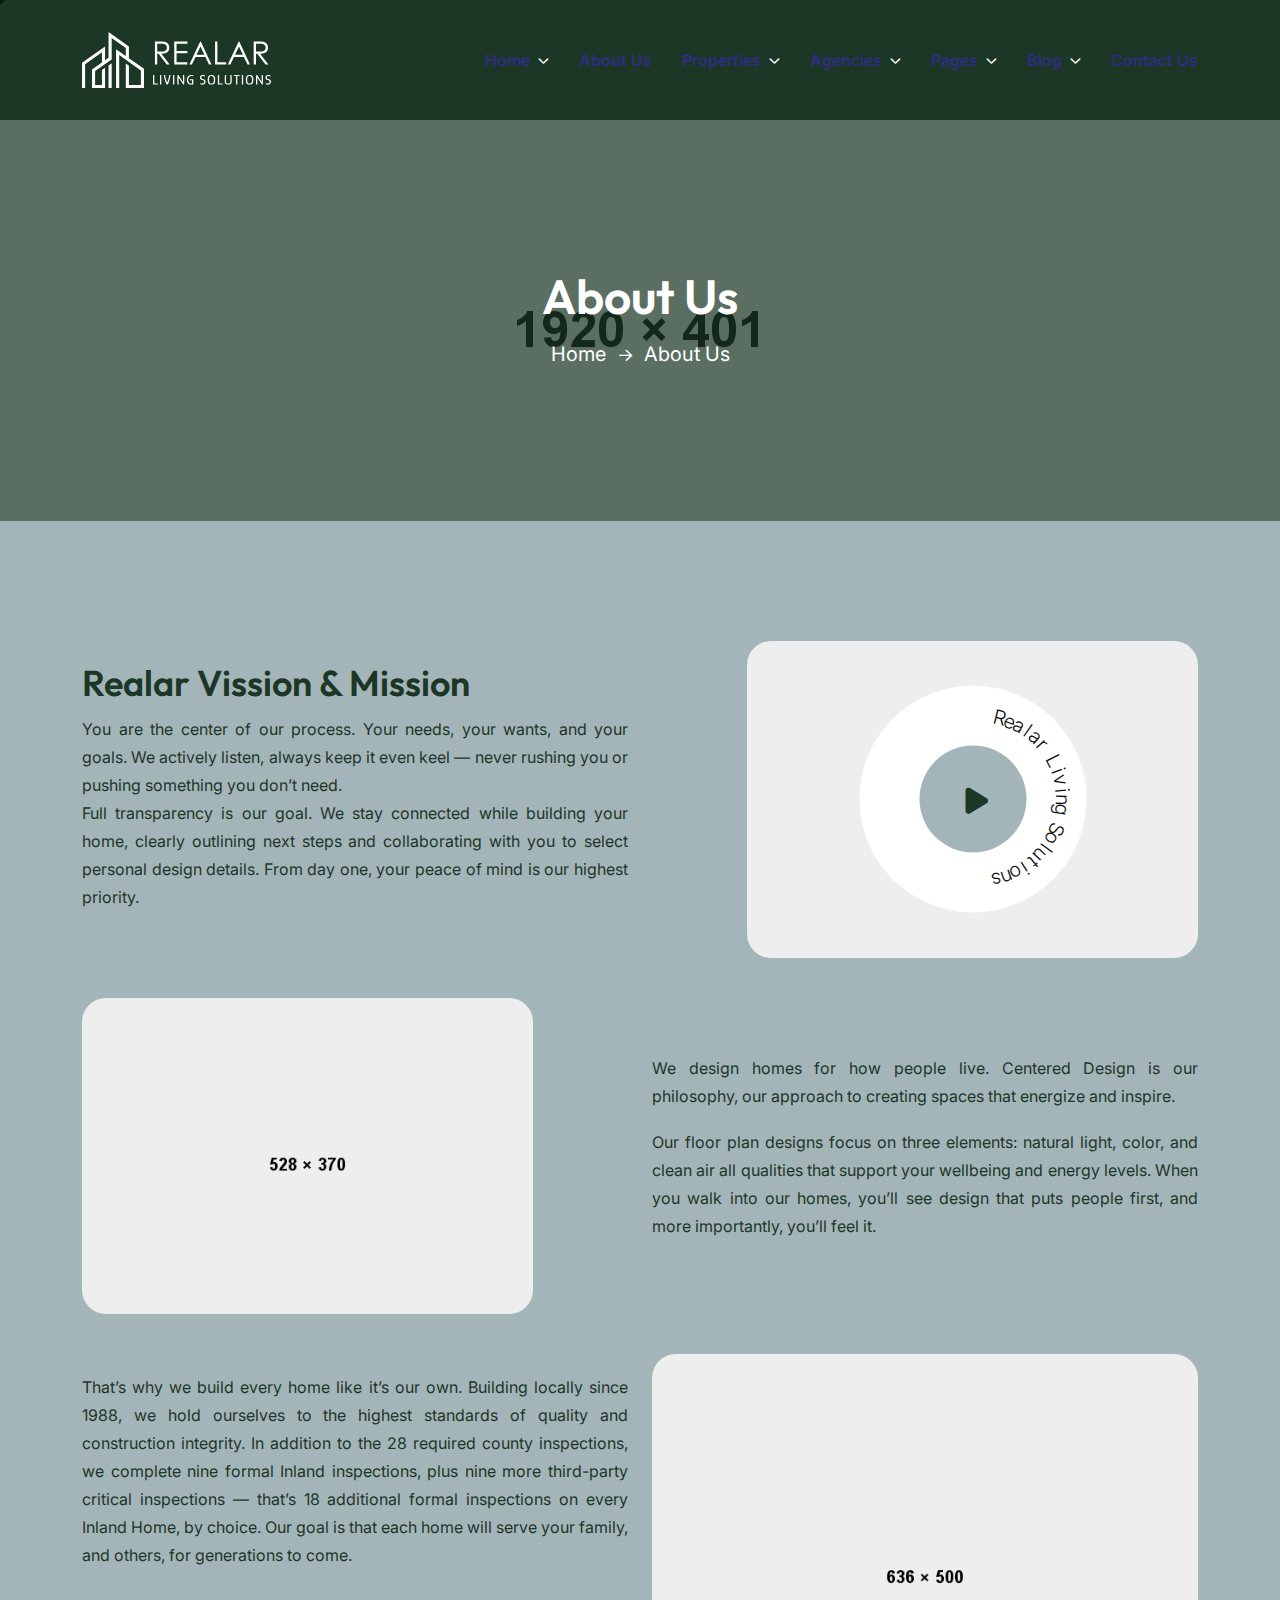
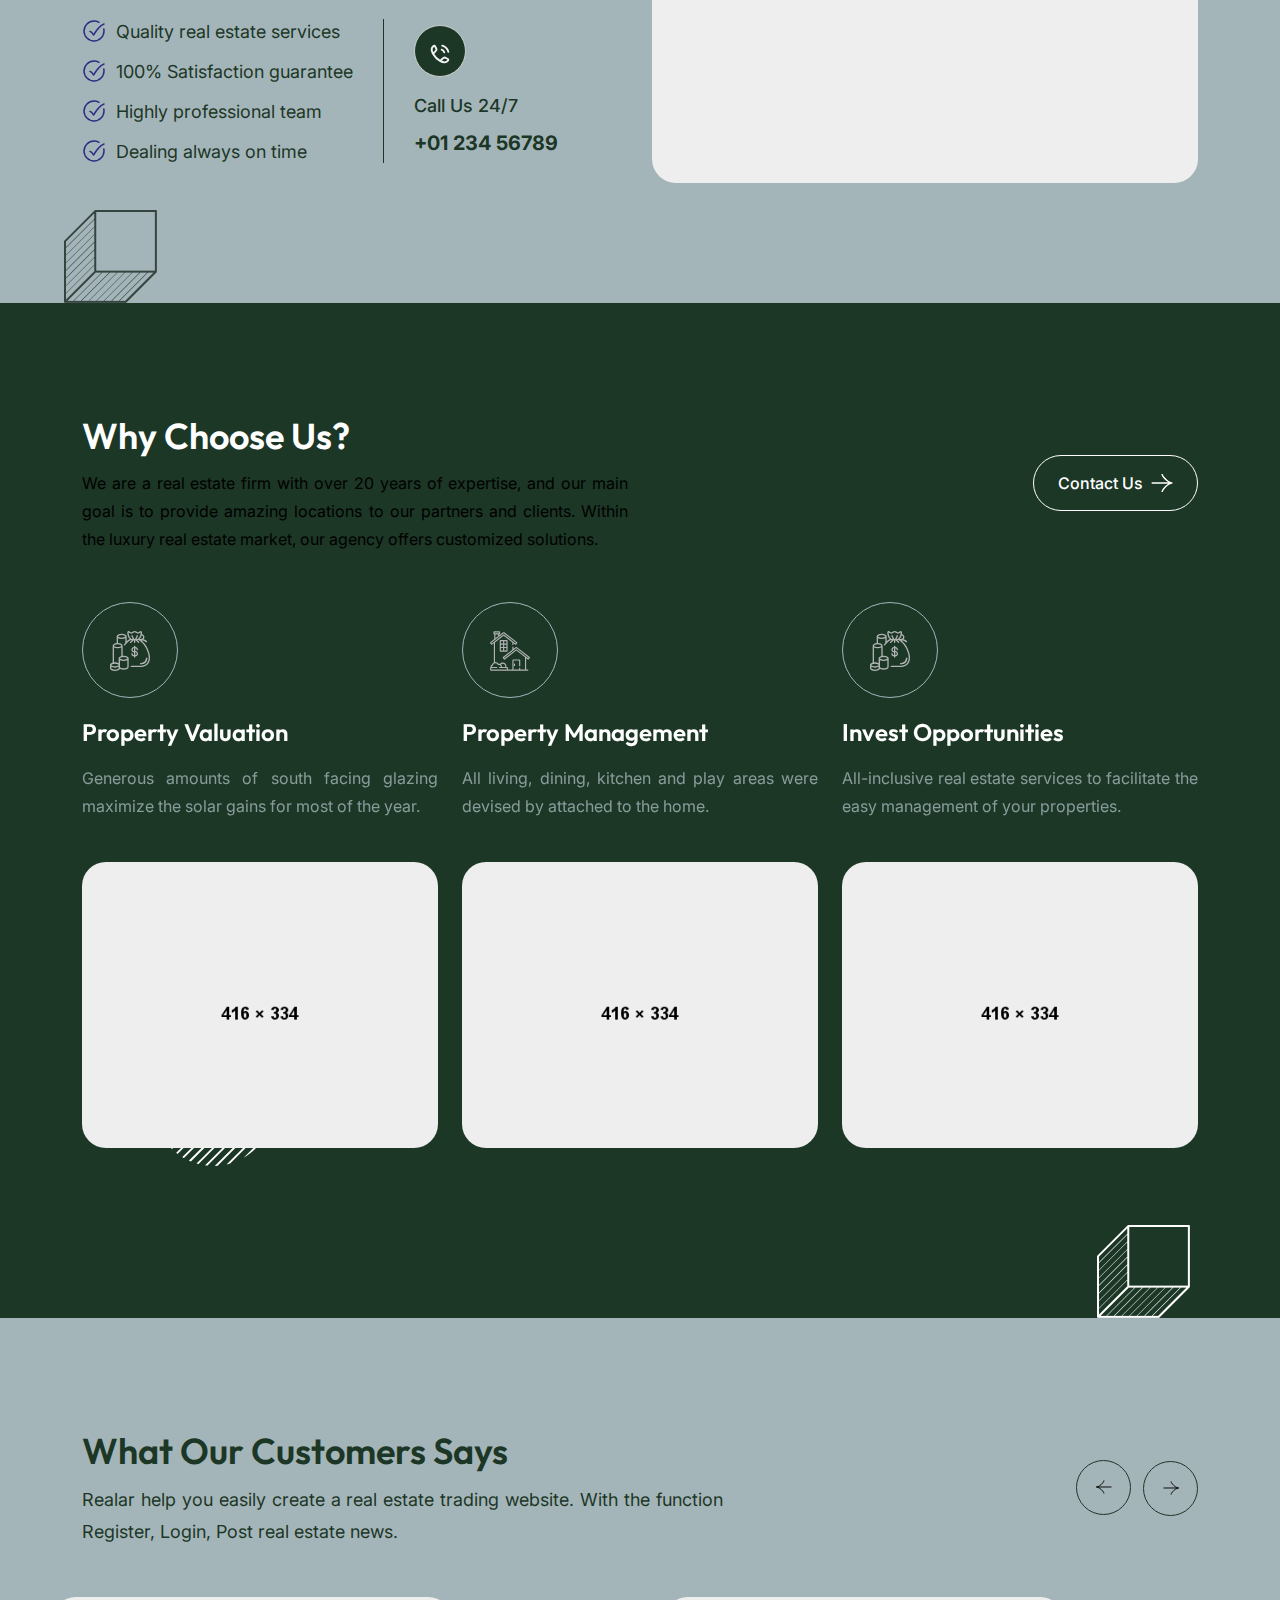
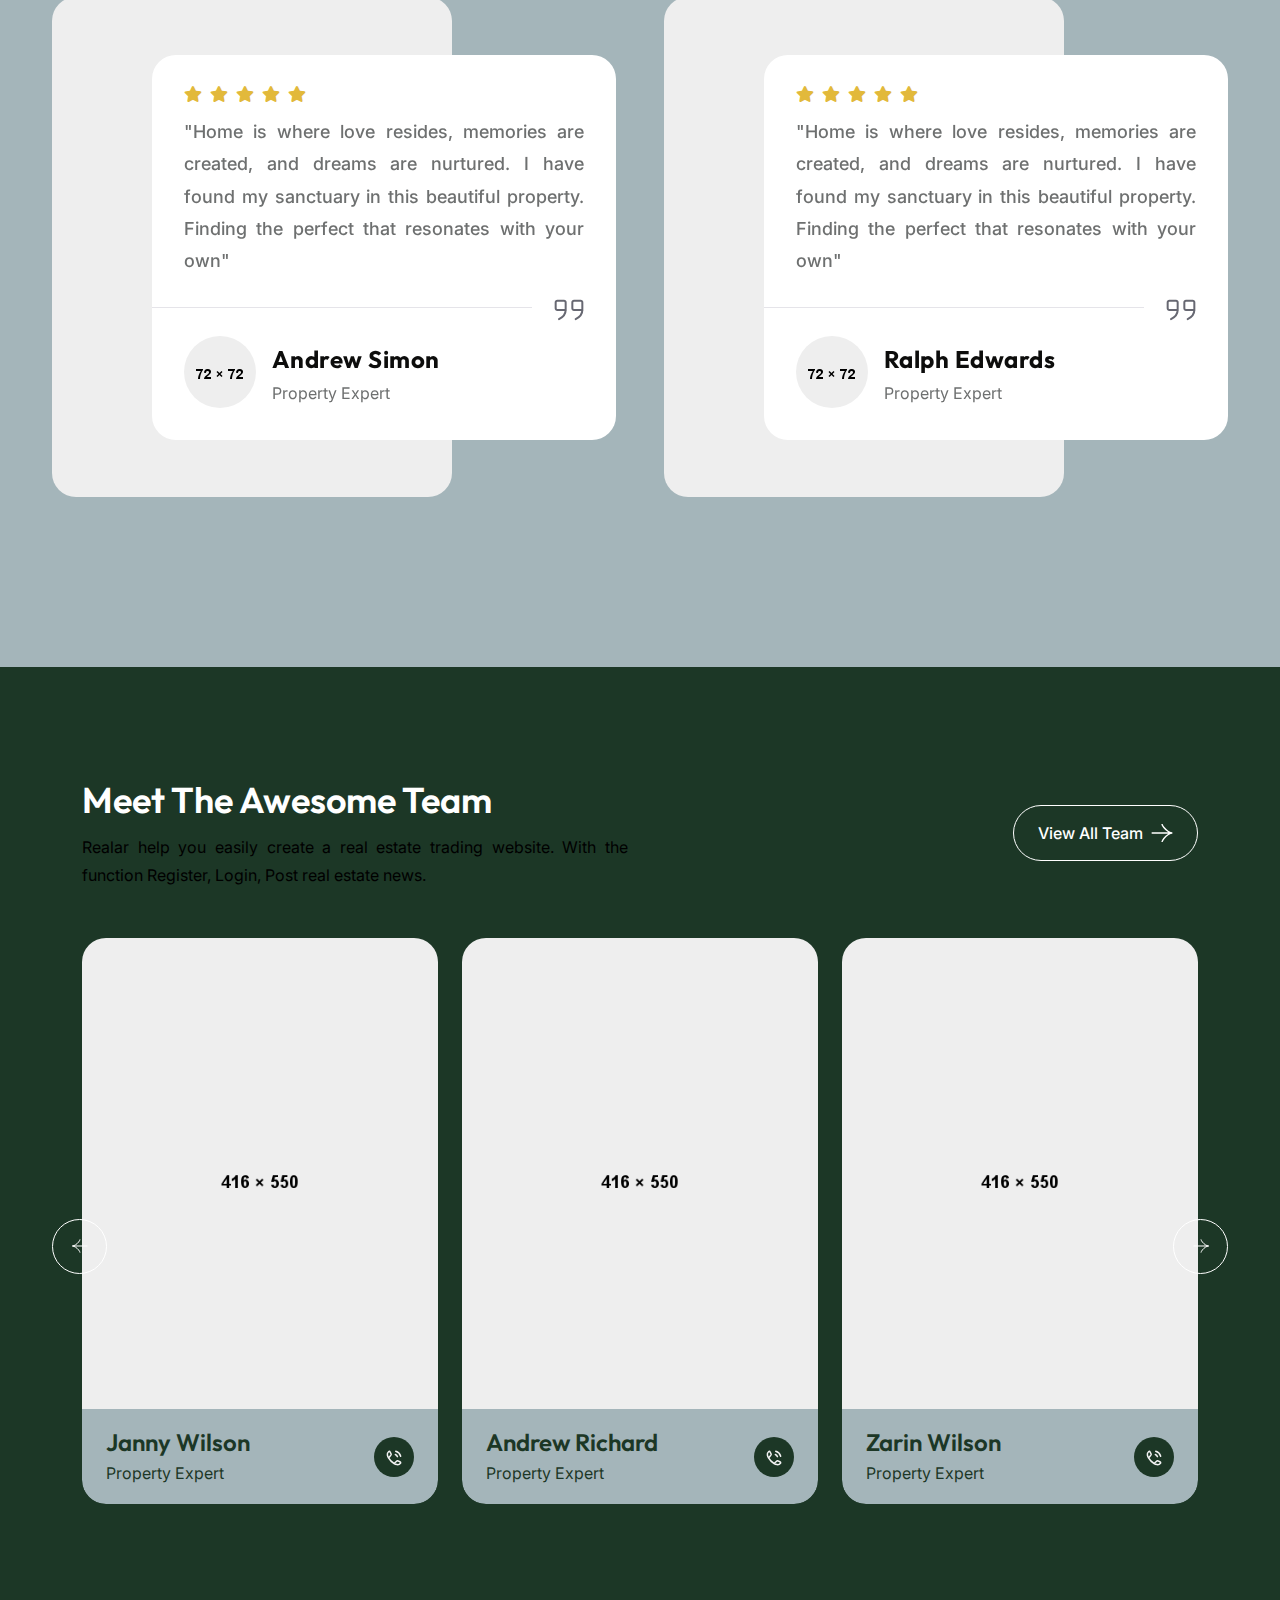
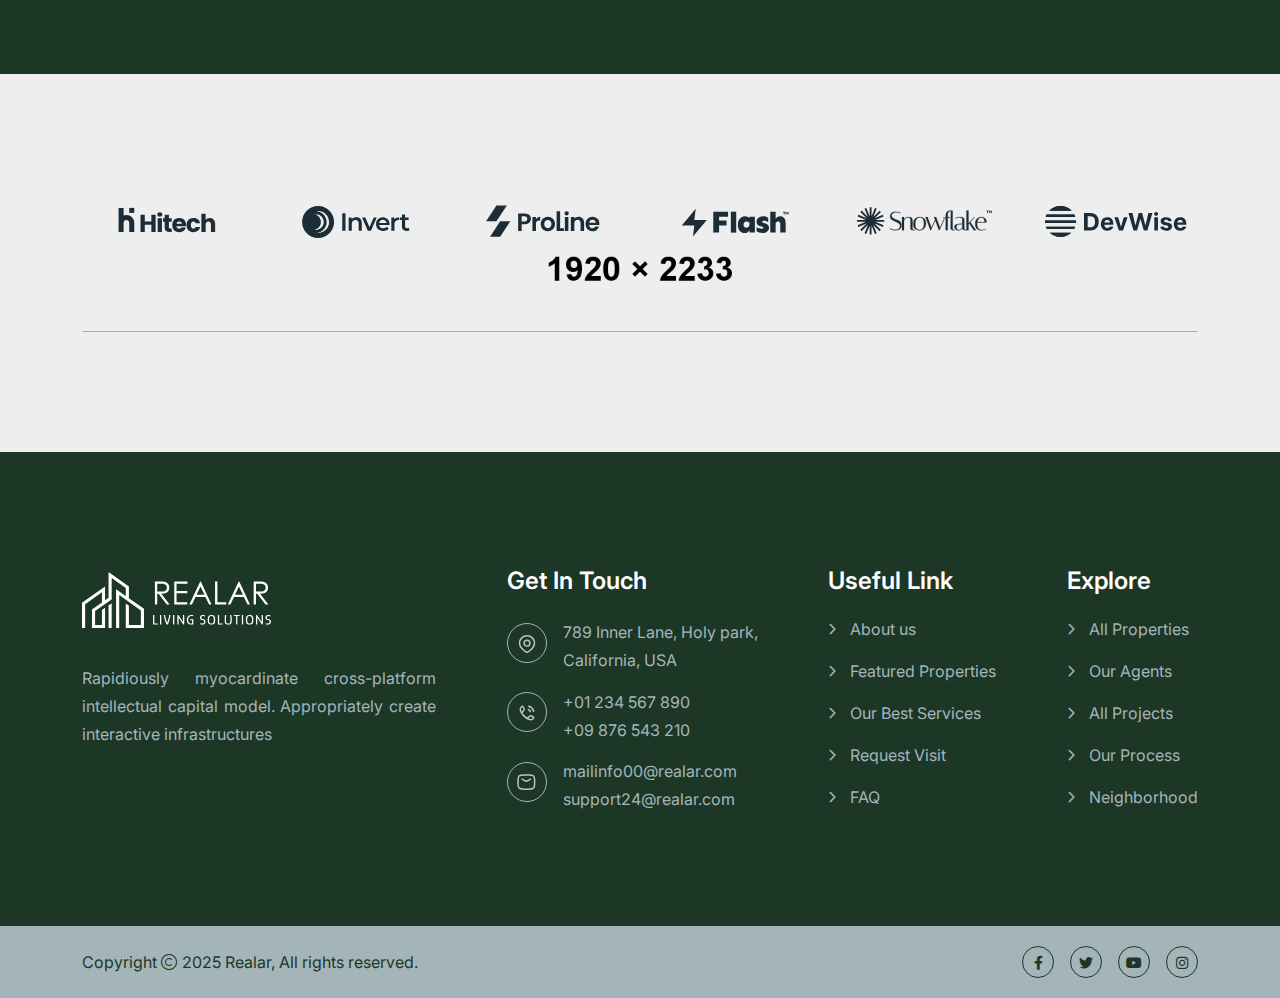
<file: about.html>
<!doctype html>
<html class="no-js" lang="zxx" dir="ltr">

<head>
    <meta charset="utf-8">
    <meta http-equiv="x-ua-compatible" content="ie=edge">
    <title>Realar - Real Estate Apartment Complex HTML Template - About</title>
    <meta name="author" content="Realar">
    <meta name="description" content="Realar - Real Estate Apartment Complex HTML Template">
    <meta name="keywords" content="Realar - Real Estate Apartment Complex HTML Template">
    <meta name="robots" content="INDEX,FOLLOW">

    <!-- Mobile Specific Metas -->
    <meta name="viewport" content="width=device-width, initial-scale=1, shrink-to-fit=no">

    <!-- Favicons - Place favicon.ico in the root directory -->
    <link rel="apple-touch-icon" sizes="57x57" href="assets/img/favicons/apple-icon-57x57.png">
    <link rel="apple-touch-icon" sizes="60x60" href="assets/img/favicons/apple-icon-60x60.png">
    <link rel="apple-touch-icon" sizes="72x72" href="assets/img/favicons/apple-icon-72x72.png">
    <link rel="apple-touch-icon" sizes="76x76" href="assets/img/favicons/apple-icon-76x76.png">
    <link rel="apple-touch-icon" sizes="114x114" href="assets/img/favicons/apple-icon-114x114.png">
    <link rel="apple-touch-icon" sizes="120x120" href="assets/img/favicons/apple-icon-120x120.png">
    <link rel="apple-touch-icon" sizes="144x144" href="assets/img/favicons/apple-icon-144x144.png">
    <link rel="apple-touch-icon" sizes="152x152" href="assets/img/favicons/apple-icon-152x152.png">
    <link rel="apple-touch-icon" sizes="180x180" href="assets/img/favicons/apple-icon-180x180.png">
    <link rel="icon" type="image/png" sizes="192x192" href="assets/img/favicons/android-icon-192x192.png">
    <link rel="icon" type="image/png" sizes="32x32" href="assets/img/favicons/favicon-32x32.png">
    <link rel="icon" type="image/png" sizes="96x96" href="assets/img/favicons/favicon-96x96.png">
    <link rel="icon" type="image/png" sizes="16x16" href="assets/img/favicons/favicon-16x16.png">
    <link rel="manifest" href="assets/img/favicons/manifest.json">
    <meta name="msapplication-TileColor" content="#ffffff">
    <meta name="msapplication-TileImage" content="assets/img/favicons/ms-icon-144x144.png">
    <meta name="theme-color" content="#ffffff">

    <!--==============================
	  Google Fonts
	============================== -->
    <link rel="preconnect" href="https://fonts.googleapis.com">
    <link rel="preconnect" href="https://fonts.gstatic.com" crossorigin>
    <link href="https://fonts.googleapis.com/css2?family=Inter:wght@100..900&family=Outfit:wght@100..900&display=swap" rel="stylesheet">

    <!--==============================
	    All CSS File
	============================== -->
    <!-- Bootstrap -->
    <link rel="stylesheet" href="assets/css/bootstrap.min.css">
    <!-- Fontawesome Icon -->
    <link rel="stylesheet" href="assets/css/fontawesome.min.css">
    <!-- Magnific Popup -->
    <link rel="stylesheet" href="assets/css/magnific-popup.min.css">
    <!-- Swiper Js -->
    <link rel="stylesheet" href="assets/css/swiper-bundle.min.css">
    <!-- datetimepicker -->
    <link rel="stylesheet" href="assets/css/jquery.datetimepicker.min.css">
    <!-- Theme Custom CSS -->
    <link rel="stylesheet" href="assets/css/style.css">

</head>

<body class="bg-light">

    <!--[if lte IE 9]>
    	<p class="browserupgrade">You are using an <strong>outdated</strong> browser. Please <a href="https://browsehappy.com/">upgrade your browser</a> to improve your experience and security.</p>
  	<![endif]-->


    <!--********************************
   		Code Start From Here 
	******************************** -->
    <div class="cursor-follower"></div>

    <!-- slider drag cursor -->
    <div class="slider-drag-cursor"><i class="fas fa-angle-left me-2"></i> DRAG <i class="fas fa-angle-right ms-2"></i></div>

    <!--==============================
     Preloader
  ==============================-->
    <div id="preloader" class="preloader ">
        <button class="th-btn style2 preloaderCls">Cancel Preloader </button>
        <div id="loader" class="th-preloader">
            <div class="animation-preloader">
                <div class="txt-loading">
                    <span preloader-text="R" class="characters">R</span>

                    <span preloader-text="E" class="characters">E</span>

                    <span preloader-text="A" class="characters">A</span>

                    <span preloader-text="L" class="characters">L</span>

                    <span preloader-text="A" class="characters">A</span>

                    <span preloader-text="R" class="characters">R</span>
                </div>
            </div>
        </div>
    </div> <!--==============================
    Mobile Menu
  ============================== -->
    <div class="th-menu-wrapper onepage-nav">
        <div class="th-menu-area text-center">
            <button class="th-menu-toggle"><i class="fal fa-times"></i></button>
            <div class="mobile-logo">
                <a href="index.html">
                    <img src="assets/img/logo-white.svg" alt="Realar">
                </a>
            </div>
            <div class="th-mobile-menu">
                <ul>
                    <li class="menu-item-has-children">
                        <a href="index.html">
                            Home
                        </a>
                        <ul class="sub-menu">
                            <li class="menu-item-has-children">
                                <a href="#">Multipage</a>
                                <ul class="sub-menu">
                                    <li><a href="index.html">Luxury Duplex</a></li>
                                    <li><a href="home-2.html">Real Estate Agency</a></li>
                                    <li><a href="home-3.html">Commercial Real Estate</a></li>
                                    <li><a href="home-4.html">Luxury Apartment</a></li>
                                    <li><a href="home-5.html">Residencial Real Estate</a></li>
                                    <li><a href="home-6.html">Urban Real Estate</a></li>
                                    <li><a href="home-7.html">Industrial Demo</a></li>
                                    <li><a href="home-8.html">Commercial Apartment</a></li>
                                    <li><a href="home-9.html">Vacation Rental</a></li>
                                    <li><a href="home-10.html">Residencial Apartment</a></li>
                                    <li><a href="home-11.html">Architectural Demo</a></li>
                                </ul>
                            </li>
                            <li class="menu-item-has-children">
                                <a href="#">Onepage</a>
                                <ul class="sub-menu">
                                    <li><a href="home-1-op.html">Luxury Duplex</a></li>
                                    <li><a href="home-2-op.html">Real Estate Agency</a></li>
                                    <li><a href="home-3-op.html">Commercial Real Estate</a></li>
                                    <li><a href="home-4-op.html">Luxury Apartment</a></li>
                                    <li><a href="home-5-op.html">Residencial Real Estate</a></li>
                                    <li><a href="home-6-op.html">Urban Real Estate</a></li>
                                    <li><a href="home-7-op.html">Industrial Demo</a></li>
                                    <li><a href="home-8-op.html">Commercial Apartment</a></li>
                                    <li><a href="home-9-op.html">Vacation Rental</a></li>
                                    <li><a href="home-10-op.html">Residencial Apartment</a></li>
                                    <li><a href="home-11-op.html">Architectural Demo</a></li>
                                </ul>
                            </li>
                            <li class="menu-item-has-children">
                                <a href="#">RTL</a>
                                <ul class="sub-menu">
                                    <li><a href="home-1-rtl.html">Luxury Duplex</a></li>
                                    <li><a href="home-2-rtl.html">Real Estate Agency</a></li>
                                    <li><a href="home-3-rtl.html">Commercial Real Estate</a></li>
                                    <li><a href="home-4-rtl.html">Luxury Apartment</a></li>
                                    <li><a href="home-5-rtl.html">Residencial Real Estate</a></li>
                                    <li><a href="home-6-rtl.html">Urban Real Estate</a></li>
                                    <li><a href="home-7-rtl.html">Industrial Demo</a></li>
                                    <li><a href="home-8-rtl.html">Commercial Apartment</a></li>
                                    <li><a href="home-9-rtl.html">Vacation Rental</a></li>
                                    <li><a href="home-10-rtl.html">Residencial Apartment</a></li>
                                    <li><a href="home-11-rtl.html">Architectural Demo</a></li>
                                </ul>
                            </li>
                        </ul>
                    </li>
                    <li><a href="about.html">
                            About Us
                        </a></li>
                    <li class="menu-item-has-children">
                        <a href="property.html">
                            Properties
                        </a>
                        <ul class="sub-menu">
                            <li><a href="property.html">
                                    Properties
                                </a></li>
                            <li><a href="property-details.html">
                                    Property Details
                                </a></li>
                        </ul>
                    </li>
                    <li class="menu-item-has-children">
                        <a href="agency.html">
                            Agencies
                        </a>
                        <ul class="sub-menu">
                            <li><a href="agency.html">
                                    Agencies
                                </a></li>
                            <li><a href="agency-details.html">
                                    Agencies Details
                                </a></li>
                        </ul>
                    </li>
                    <li class="menu-item-has-children">
                        <a href="#">
                            Pages
                        </a>
                        <ul class="sub-menu">
                            <li><a href="team.html">
                                    Agent Page
                                </a></li>
                            <li><a href="team-details.html">
                                    Agent Details
                                </a></li>
                            <li><a href="pricing.html">
                                    Pricing Page
                                </a></li>
                            <li class="menu-item-has-children"><a href="shop.html">
                                    Shop Page
                                </a>
                                <ul class="sub-menu">
                                    <li><a href="shop.html">
                                            Shop Page
                                        </a></li>
                                    <li><a href="shop-details.html">
                                            Shop Details
                                        </a></li>
                                    <li><a href="cart.html">
                                            Cart Page
                                        </a></li>
                                    <li><a href="checkout.html">
                                            Checkout Page
                                        </a></li>
                                    <li><a href="wishlist.html">
                                            Wistlist Page
                                        </a></li>
                                </ul>
                            </li>
                            <li><a href="error.html">
                                    Error Page
                                </a></li>
                        </ul>
                    </li>
                    <li class="menu-item-has-children">
                        <a href="blog.html">
                            Blog
                        </a>
                        <ul class="sub-menu">
                            <li><a href="blog.html">
                                    Blog Page
                                </a></li>
                            <li><a href="blog-details.html">
                                    Blog Details
                                </a></li>
                        </ul>
                    </li>
                    <li><a href="contact.html">
                            Contact Us
                        </a></li>
                </ul>
            </div>
        </div>
    </div><!--==============================
    Sidemenu
============================== -->
    <div class="sidemenu-wrapper sidemenu-info d-none d-lg-block ">
        <div class="sidemenu-content">
            <button class="closeButton sideMenuCls"><i class="far fa-times"></i></button>
            <div class="widget  ">
                <div class="th-widget-about">
                    <div class="about-logo">
                        <a href="index.html"><img src="assets/img/logo.svg" alt="Realar"></a>
                    </div>
                    <p class="about-text"> Rapidiously myocardinate cross-platform intellectual capital model. Appropriately create interactive infrastructures</p>
                </div>
            </div>
            <div class="widget  ">
                <h3 class="widget_title">Get In Touch</h3>
                <div class="th-widget-contact">
                    <div class="info-box_text">
                        <div class="icon"><img src="assets/img/icon/location-dot.svg" alt="img"></div>
                        <div class="details">
                            <p>789 Inner Lane, Holy park,</p>
                            <p>California, USA</p>
                        </div>
                    </div>
                    <div class="info-box_text">
                        <div class="icon">
                            <img src="assets/img/icon/phone.svg" alt="img">
                        </div>
                        <div class="details">
                            <p><a href="tel:+0123456789" class="info-box_link">+01 234 567 890</a></p>
                            <p><a href="tel:+09876543210" class="info-box_link">+09 876 543 210</a></p>
                        </div>
                    </div>
                    <div class="info-box_text">
                        <div class="icon">
                            <img src="assets/img/icon/envelope.svg" alt="img">
                        </div>
                        <div class="details">
                            <p><a href="mailto:mailinfo00@realar.com" class="info-box_link">mailinfo00@realar.com</a></p>
                            <p><a href="mailto:support24@realar.com" class="info-box_link">support24@realar.com</a></p>
                        </div>
                    </div>
                </div>
            </div>
            <div class="widget newsletter-widget  ">
                <h3 class="widget_title">Subscribe Now</h3>
                <form class="newsletter-form">
                    <div class="form-group">
                        <input class="form-control" type="email" placeholder="Email Address" required="">
                        <button type="submit" class="th-btn"><i class="far fa-paper-plane text-theme"></i></button>
                    </div>
                </form>
                <div class="th-social style2">
                    <a href="https://www.facebook.com/"><i class="fab fa-facebook-f"></i></a>
                    <a href="https://www.twitter.com/"><i class="fab fa-twitter"></i></a>
                    <a href="https://www.linkedin.com/"><i class="fab fa-linkedin-in"></i></a>
                    <a href="https://www.behance.com/"><i class="fab fa-behance"></i></a>
                    <a href="https://www.vimeo.com/"><i class="fab fa-vimeo-v"></i></a>
                </div>
            </div>
        </div>
    </div><!--==============================
	Header Area
==============================-->
    <header class="th-header header-default">
        <div class="sticky-wrapper">
            <!-- Main Menu Area -->
            <div class="menu-area">
                <div class="container">
                    <div class="row align-items-center justify-content-between">
                        <div class="col-auto">
                            <div class="header-logo">
                                <a href="index.html">
                                    <img src="assets/img/logo-white2.svg" alt="Realar">
                                </a>
                            </div>
                        </div>
                        <div class="col-auto">
                            <nav class="main-menu d-none d-lg-inline-block">
                                <ul>
                                    <li class="menu-item-has-children">
                                        <a href="index.html">
                                            Home
                                        </a>
                                        <ul class="mega-menu mega-menu-content">
                                            <li>
                                                <div class="container">
                                                    <div class="row gy-4">
                                                        <div class="col-lg-3">
                                                            <div class="mega-menu-box">
                                                                <div class="mega-menu-img">
                                                                    <img src="assets/img/pages/index.jpg" alt="Home One">
                                                                    <div class="btn-wrap">
                                                                        <a href="index.html" class="th-btn style-border">Multipage</a>
                                                                        <a href="home-1-op.html" class="th-btn style-border">Onepage</a>
                                                                        <a href="home-1-rtl.html" class="th-btn style-border">RTL Demo</a>
                                                                    </div>
                                                                </div>
                                                                <h3 class="mega-menu-title"><a href="index.html">Luxury Duplex</a></h3>
                                                            </div>
                                                        </div>
                                                        <div class="col-lg-3">
                                                            <div class="mega-menu-box">
                                                                <div class="mega-menu-img">
                                                                    <img src="assets/img/pages/home-2.jpg" alt="Home Two">
                                                                    <div class="btn-wrap">
                                                                        <a href="home-2.html" class="th-btn style-border">Multipage</a>
                                                                        <a href="home-2-op.html" class="th-btn style-border">Onepage</a>
                                                                        <a href="home-2-rtl.html" class="th-btn style-border">RTL Demo</a>
                                                                    </div>
                                                                </div>
                                                                <h3 class="mega-menu-title"><a href="home-2.html">Real Estate Agency</a></h3>
                                                            </div>
                                                        </div>
                                                        <div class="col-lg-3">
                                                            <div class="mega-menu-box">
                                                                <div class="mega-menu-img">
                                                                    <img src="assets/img/pages/home-3.jpg" alt="Home Three">
                                                                    <div class="btn-wrap">
                                                                        <a href="home-3.html" class="th-btn style-border">Multipage</a>
                                                                        <a href="home-3-op.html" class="th-btn style-border">Onepage</a>
                                                                        <a href="home-3-rtl.html" class="th-btn style-border">RTL Demo</a>
                                                                    </div>
                                                                </div>
                                                                <h3 class="mega-menu-title"><a href="home-3.html">Commercial Real Estate</a></h3>
                                                            </div>
                                                        </div>
                                                        <div class="col-lg-3">
                                                            <div class="mega-menu-box">
                                                                <div class="mega-menu-img">
                                                                    <img src="assets/img/pages/home-4.jpg" alt="Home Four">
                                                                    <div class="btn-wrap">
                                                                        <a href="home-4.html" class="th-btn style-border">Multipage</a>
                                                                        <a href="home-4-op.html" class="th-btn style-border">Onepage</a>
                                                                        <a href="home-4-rtl.html" class="th-btn style-border">RTL Demo</a>
                                                                    </div>
                                                                </div>
                                                                <h3 class="mega-menu-title"><a href="home-4.html">Luxury Apartment</a></h3>
                                                            </div>
                                                        </div>
                                                        <div class="col-lg-3">
                                                            <div class="mega-menu-box">
                                                                <div class="mega-menu-img">
                                                                    <img src="assets/img/pages/home-5.jpg" alt="Home Five">
                                                                    <div class="btn-wrap">
                                                                        <a href="home-5.html" class="th-btn style-border">Multipage</a>
                                                                        <a href="home-5-op.html" class="th-btn style-border">Onepage</a>
                                                                        <a href="home-5-rtl.html" class="th-btn style-border">RTL Demo</a>
                                                                    </div>
                                                                </div>
                                                                <h3 class="mega-menu-title"><a href="home-5.html">Residencial Real Estate</a></h3>
                                                            </div>
                                                        </div>
                                                        <div class="col-lg-3">
                                                            <div class="mega-menu-box">
                                                                <div class="mega-menu-img">
                                                                    <img src="assets/img/pages/home-6.jpg" alt="Home Six">
                                                                    <div class="btn-wrap">
                                                                        <a href="home-6.html" class="th-btn style-border">Multipage</a>
                                                                        <a href="home-6-op.html" class="th-btn style-border">Onepage</a>
                                                                        <a href="home-6-rtl.html" class="th-btn style-border">RTL Demo</a>
                                                                    </div>
                                                                </div>
                                                                <h3 class="mega-menu-title"><a href="home-6.html">Urban Real Estate</a></h3>
                                                            </div>
                                                        </div>
                                                        <div class="col-lg-3">
                                                            <div class="mega-menu-box">
                                                                <div class="mega-menu-img">
                                                                    <img src="assets/img/pages/home-7.jpg" alt="Home Seven">
                                                                    <div class="btn-wrap">
                                                                        <a href="home-7.html" class="th-btn style-border">Multipage</a>
                                                                        <a href="home-7-op.html" class="th-btn style-border">Onepage</a>
                                                                        <a href="home-7-rtl.html" class="th-btn style-border">RTL Demo</a>
                                                                    </div>
                                                                </div>
                                                                <h3 class="mega-menu-title"><a href="home-7.html">Industrial Demo</a></h3>
                                                            </div>
                                                        </div>
                                                        <div class="col-lg-3">
                                                            <div class="mega-menu-box">
                                                                <div class="mega-menu-img">
                                                                    <img src="assets/img/pages/home-8.jpg" alt="Home Eight">
                                                                    <div class="btn-wrap">
                                                                        <a href="home-8.html" class="th-btn style-border">Multipage</a>
                                                                        <a href="home-8-op.html" class="th-btn style-border">Onepage</a>
                                                                        <a href="home-8-rtl.html" class="th-btn style-border">RTL Demo</a>
                                                                    </div>
                                                                </div>
                                                                <h3 class="mega-menu-title"><a href="home-8.html">Commercial Apartment</a></h3>
                                                            </div>
                                                        </div>
                                                        <div class="col-lg-3">
                                                            <div class="mega-menu-box">
                                                                <div class="mega-menu-img">
                                                                    <img src="assets/img/pages/home-9.jpg" alt="Home Nine">
                                                                    <div class="btn-wrap">
                                                                        <a href="home-9.html" class="th-btn style-border">Multipage</a>
                                                                        <a href="home-9-op.html" class="th-btn style-border">Onepage</a>
                                                                        <a href="home-9-rtl.html" class="th-btn style-border">RTL Demo</a>
                                                                    </div>
                                                                </div>
                                                                <h3 class="mega-menu-title"><a href="home-9.html">Vacation Rental</a></h3>
                                                            </div>
                                                        </div>
                                                        <div class="col-lg-3">
                                                            <div class="mega-menu-box">
                                                                <div class="mega-menu-img">
                                                                    <img src="assets/img/pages/home-10.jpg" alt="Home Ten">
                                                                    <div class="btn-wrap">
                                                                        <a href="home-10.html" class="th-btn style-border">Multipage</a>
                                                                        <a href="home-10-op.html" class="th-btn style-border">Onepage</a>
                                                                        <a href="home-10-rtl.html" class="th-btn style-border">RTL Demo</a>
                                                                    </div>
                                                                </div>
                                                                <h3 class="mega-menu-title"><a href="home-10.html">Residencial Apartment</a></h3>
                                                            </div>
                                                        </div>
                                                        <div class="col-lg-3">
                                                            <div class="mega-menu-box">
                                                                <div class="mega-menu-img">
                                                                    <img src="assets/img/pages/home-11.jpg" alt="Home Eleven">
                                                                    <div class="btn-wrap">
                                                                        <a href="home-11.html" class="th-btn style-border">Multipage</a>
                                                                        <a href="home-11-op.html" class="th-btn style-border">Onepage</a>
                                                                        <a href="home-11-rtl.html" class="th-btn style-border">RTL Demo</a>
                                                                    </div>
                                                                </div>
                                                                <h3 class="mega-menu-title"><a href="home-11.html">Architectural Demo</a></h3>
                                                            </div>
                                                        </div>
                                                    </div>
                                                </div>
                                            </li>
                                        </ul>
                                    </li>
                                    <li><a href="about.html">
                                            About Us
                                        </a></li>
                                    <li class="menu-item-has-children">
                                        <a href="property.html">
                                            Properties
                                        </a>
                                        <ul class="sub-menu">
                                            <li><a href="property.html">
                                                    Properties
                                                </a></li>
                                            <li><a href="property-details.html">
                                                    Property Details
                                                </a></li>
                                        </ul>
                                    </li>
                                    <li class="menu-item-has-children">
                                        <a href="agency.html">
                                            Agencies
                                        </a>
                                        <ul class="sub-menu">
                                            <li><a href="agency.html">
                                                    Agencies
                                                </a></li>
                                            <li><a href="agency-details.html">
                                                    Agencies Details
                                                </a></li>
                                        </ul>
                                    </li>
                                    <li class="menu-item-has-children">
                                        <a href="#">
                                            Pages
                                        </a>
                                        <ul class="sub-menu">
                                            <li><a href="team.html">
                                                    Agent Page
                                                </a></li>
                                            <li><a href="team-details.html">
                                                    Agent Details
                                                </a></li>
                                            <li><a href="pricing.html">
                                                    Pricing Page
                                                </a></li>
                                            <li class="menu-item-has-children"><a href="shop.html">
                                                    Shop Page
                                                </a>
                                                <ul class="sub-menu">
                                                    <li><a href="shop.html">
                                                            Shop Page
                                                        </a></li>
                                                    <li><a href="shop-details.html">
                                                            Shop Details
                                                        </a></li>
                                                    <li><a href="cart.html">
                                                            Cart Page
                                                        </a></li>
                                                    <li><a href="checkout.html">
                                                            Checkout Page
                                                        </a></li>
                                                    <li><a href="wishlist.html">
                                                            Wistlist Page
                                                        </a></li>
                                                </ul>
                                            </li>
                                            <li><a href="error.html">
                                                    Error Page
                                                </a></li>
                                        </ul>
                                    </li>
                                    <li class="menu-item-has-children">
                                        <a href="blog.html">
                                            Blog
                                        </a>
                                        <ul class="sub-menu">
                                            <li><a href="blog.html">
                                                    Blog Page
                                                </a></li>
                                            <li><a href="blog-details.html">
                                                    Blog Details
                                                </a></li>
                                        </ul>
                                    </li>
                                    <li><a href="contact.html">
                                            Contact Us
                                        </a></li>
                                </ul>
                            </nav>
                            <div class="header-button d-flex d-lg-none">
                                <button type="button" class="th-menu-toggle sidebar-btn">
                                    <span class="line"></span>
                                    <span class="line"></span>
                                    <span class="line"></span>
                                </button>
                            </div>
                        </div>
                        <div class="col-auto d-none d-xxl-block">
                            <div class="header-button">
                                <a href="contact.html" class="th-btn style-border th-btn-icon">Request A Visit</a>
                                <button type="button" class="simple-icon sideMenuInfo sidebar-btn style2">
                                    <span class="line"></span>
                                    <span class="line"></span>
                                    <span class="line"></span>
                                </button>
                            </div>
                        </div>
                    </div>
                </div>
            </div>
        </div>
    </header>


    <!--==============================
    Breadcumb
============================== -->
    <div class="breadcumb-wrapper " data-bg-src="assets/img/bg/breadcumb-bg.jpg">
        <div class="container">
            <div class="row justify-content-center">
                <div class="col-xl-9">
                    <div class="breadcumb-content">
                        <h1 class="breadcumb-title">About Us</h1>
                        <ul class="breadcumb-menu">
                            <li><a href="index.html">Home</a></li>
                            <li>About Us</li>
                        </ul>
                    </div>
                </div>
            </div>
        </div>
    </div><!--==============================
About Area  
==============================-->
    <div class="overflow-hidden space" id="about-sec">
        <div class="sec-bg-shape2-1 spin shape-mockup d-xl-block d-none" data-bottom="25%" data-right="12%">
            <img src="assets/img/shape/section_shape_2_1.jpg" alt="img">
        </div>
        <div class="sec-bg-shape2-1 jump shape-mockup d-xl-block d-none" data-bottom="0%" data-left="5%">
            <img src="assets/img/shape/section_shape_2_3.jpg" alt="img">
        </div>
        <div class="container">
            <div class="about-page-wrap">
                <div class="row gy-40 justify-content-between align-items-center">
                    <div class="col-lg-6">
                        <div class="title-area mb-0">
                            <h2 class="sec-title text-theme mb-2">Realar Vission & Mission</h2>
                            <p class="mb-0 text-theme">You are the center of our process. Your needs, your wants, and your goals. We actively listen, always keep it even keel — never rushing you or pushing something you don’t need. </p>
                            <p class="text-theme">Full transparency is our goal. We stay connected while building your home, clearly outlining next steps and collaborating with you to select personal design details. From day one, your peace of mind is our highest priority.</p>
                        </div>
                    </div>
                    <div class="col-lg-5">
                        <div class="img-box3">
                            <div class="img1">
                                <img src="assets/img/normal/about_3_1.png" alt="About">
                            </div>
                            <div class="about-tag">
                                <div class="about-experience-tag">
                                    <span class="circle-title-anime">Realar Living Solutions</span>
                                </div>
                                <a href="https://www.youtube.com/watch?v=_sI_Ps7JSEk" class="play-btn popup-video"><i class="fa-sharp fa-solid fa-play"></i></a>
                            </div>
                        </div>
                    </div>
                    <div class="col-lg-5">
                        <div class="img-box3">
                            <div class="img1">
                                <img src="assets/img/normal/about_3_2.png" alt="About">
                            </div>
                        </div>
                    </div>
                    <div class="col-lg-6">
                        <p class="text-theme">We design homes for how people live. Centered Design is our philosophy, our approach to creating spaces that energize and inspire.</p>
                        <p class="text-theme">Our floor plan designs focus on three elements: natural light, color, and clean air all qualities that support your wellbeing and energy levels. When you walk into our homes, you’ll see design that puts people first, and more importantly, you’ll feel it.</p>
                    </div>
                    <div class="col-lg-6">
                        <p class="text-theme">That’s why we build every home like it’s our own. Building locally since 1988, we hold ourselves to the highest standards of quality and construction integrity. In addition to the 28 required county inspections, we complete nine formal Inland inspections, plus nine more third-party critical inspections — that’s 18 additional formal inspections on every Inland Home, by choice. Our goal is that each home will serve your family, and others, for generations to come.</p>
                        <div class="about-wrap2 style-theme mt-50">
                            <div class="checklist style4">
                                <ul>
                                    <li><img src="assets/img/icon/checkmark.svg" alt="img">Quality real estate services</li>
                                    <li><img src="assets/img/icon/checkmark.svg" alt="img">100% Satisfaction guarantee</li>
                                    <li><img src="assets/img/icon/checkmark.svg" alt="img">Highly professional team</li>
                                    <li><img src="assets/img/icon/checkmark.svg" alt="img">Dealing always on time</li>
                                </ul>
                            </div>
                            <div class="call-btn">
                                <div class="icon-btn bg-theme">
                                    <img src="assets/img/icon/phone.svg" alt="img">
                                </div>
                                <div class="btn-content">
                                    <h6 class="btn-title text-theme">Call Us 24/7</h6>
                                    <span class="btn-text"><a class="text-theme" href="tel:0123456789">+01 234 56789</a></span>
                                </div>
                            </div>
                        </div>
                    </div>
                    <div class="col-lg-6">
                        <div class="img-box3">
                            <div class="img1">
                                <img src="assets/img/normal/about_3_3.png" alt="About">
                            </div>
                        </div>
                    </div>
                </div>
            </div>
        </div>
    </div><!--==============================
Why Choose Us Area  
==============================-->
    <div class="why-sec-1 overflow-hidden space bg-theme">
        <div class="sec-bg-shape2-1 text-white spin shape-mockup d-xl-block d-none" data-bottom="15%" data-left="12%">
            <img src="assets/img/shape/section_shape_2_1.jpg" alt="img">
        </div>
        <div class="sec-bg-shape2-3 text-white jump shape-mockup d-xl-block d-none" data-bottom="0%" data-right="7%">
            <img src="assets/img/shape/section_shape_2_3.jpg" alt="img">
        </div>
        <div class="container">
            <div class="row justify-content-lg-between align-items-center">
                <div class="col-lg-6">
                    <div class="title-area">
                        <h2 class="sec-title text-white">Why Choose Us?</h2>
                        <p class="text-light">We are a real estate firm with over 20 years of expertise, and our main goal is to provide amazing locations to our partners and clients. Within the luxury real estate market, our agency offers customized solutions.</p>
                    </div>
                </div>
                <div class="col-auto">
                    <div class="sec-btn">
                        <a href="contact.html" class="th-btn style-border th-btn-icon">Contact Us</a>
                    </div>
                </div>
            </div>
            <div class="swiper th-slider" data-slider-options='{"breakpoints":{"0":{"slidesPerView":1},"576":{"slidesPerView":"1"},"768":{"slidesPerView":"2"},"992":{"slidesPerView":"2"},"1200":{"slidesPerView":"3"}}}'>
                <div class="swiper-wrapper">
                    <div class="swiper-slide">
                        <div class="service-card style4">
                            <div class="service-card-icon">
                                <img src="assets/img/icon/service-icon4-1.svg" alt="Icon">
                            </div>
                            <h3 class="box-title"><a href="property-details.html">Property Valuation</a></h3>
                            <p class="box-text">Generous amounts of south facing glazing maximize the solar gains for most of the year.</p>
                            <div class="service-img img-shine">
                                <img src="assets/img/service/1-1.png" alt="img">
                            </div>
                        </div>
                    </div>
                    <div class="swiper-slide">
                        <div class="service-card style4">
                            <div class="service-card-icon">
                                <img src="assets/img/icon/service-icon4-2.svg" alt="Icon">
                            </div>
                            <h3 class="box-title"><a href="property-details.html">Property Management</a></h3>
                            <p class="box-text">All living, dining, kitchen and play areas were devised by attached to the home.</p>
                            <div class="service-img img-shine">
                                <img src="assets/img/service/1-2.png" alt="img">
                            </div>
                        </div>
                    </div>
                    <div class="swiper-slide">
                        <div class="service-card style4">
                            <div class="service-card-icon">
                                <img src="assets/img/icon/service-icon4-1.svg" alt="Icon">
                            </div>
                            <h3 class="box-title"><a href="property-details.html">Invest Opportunities</a></h3>
                            <p class="box-text">All-inclusive real estate services to facilitate the easy management of your properties.</p>
                            <div class="service-img img-shine">
                                <img src="assets/img/service/1-3.png" alt="img">
                            </div>
                        </div>
                    </div>
                </div>
            </div>
        </div>
    </div>
    <!--==============================
Testimonial Area  
==============================-->
    <section class="overflow-hidden space">
        <div class="sec-bg-shape2-1 spin shape-mockup d-xxl-block d-none" data-bottom="8%" data-left="8%">
            <img src="assets/img/shape/section_shape_2_1.jpg" alt="img">
        </div>
        <div class="container">
            <div class="row justify-content-lg-between justify-content-center align-items-center">
                <div class="col-xxl-6 col-lg-7">
                    <div class="title-area text-lg-start text-center">
                        <h2 class="sec-title text-theme">What Our Customers Says</h2>
                        <p class="sec-text text-theme">Realar help you easily create a real estate trading website. With the function Register, Login, Post real estate news.</p>
                    </div>
                </div>
                <div class="col-auto">
                    <div class="sec-btn">
                        <div class="icon-box">
                            <button data-slider-prev="#testiSlider2" class="slider-arrow style5 default slider-prev"><img src="assets/img/icon/arrow-left.svg" alt=""></button>
                            <button data-slider-next="#testiSlider2" class="slider-arrow style5 default slider-next"><img src="assets/img/icon/arrow-right.svg" alt=""></button>
                        </div>
                    </div>
                </div>
            </div>
        </div>
        <div class="container-fluid">
            <div class="testi-wrap2">
                <div class="swiper th-slider testi-slider2" id="testiSlider2" data-slider-options='{"spaceBetween":"48","breakpoints":{"0":{"slidesPerView":1},"576":{"slidesPerView":"1"},"768":{"slidesPerView":"1"},"992":{"slidesPerView":"1"},"1200":{"slidesPerView":"2"}}}'>
                    <div class="swiper-wrapper">
                        <div class="swiper-slide">
                            <div class="testi-grid-wrap2">
                                <div class="testi-grid-thumb">
                                    <img src="assets/img/testimonial/testi_thumb_2_1.png" alt="img">
                                </div>
                                <div class="testi-card style2">
                                    <div class="testi-grid_review">
                                        <i class="fa-sharp fa-solid fa-star"></i><i class="fa-sharp fa-solid fa-star"></i><i class="fa-sharp fa-solid fa-star"></i><i class="fa-sharp fa-solid fa-star"></i><i class="fa-sharp fa-solid fa-star"></i>
                                    </div>
                                    <p class="testi-card_text">"Home is where love resides, memories are created, and dreams are nurtured. I have found my sanctuary in this beautiful property. Finding the perfect that resonates with your own"</p>
                                    <div class="testi-card_profile">
                                        <div class="quote-icon">
                                            <img src="assets/img/icon/qoute2.svg" alt="icon">
                                        </div>
                                        <div class="avatar">
                                            <img src="assets/img/testimonial/testi_2_1.png" alt="avatar">
                                        </div>
                                        <div class="testi-card_profile-details">
                                            <h3 class="testi-card_name">Andrew Simon</h3>
                                            <span class="testi-card_desig">Property Expert</span>
                                        </div>
                                    </div>

                                </div>
                            </div>
                        </div>
                        <div class="swiper-slide">
                            <div class="testi-grid-wrap2">
                                <div class="testi-grid-thumb">
                                    <img src="assets/img/testimonial/testi_thumb_2_2.png" alt="img">
                                </div>
                                <div class="testi-card style2">
                                    <div class="testi-grid_review">
                                        <i class="fa-sharp fa-solid fa-star"></i><i class="fa-sharp fa-solid fa-star"></i><i class="fa-sharp fa-solid fa-star"></i><i class="fa-sharp fa-solid fa-star"></i><i class="fa-sharp fa-solid fa-star"></i>
                                    </div>
                                    <p class="testi-card_text">"Home is where love resides, memories are created, and dreams are nurtured. I have found my sanctuary in this beautiful property. Finding the perfect that resonates with your own"</p>
                                    <div class="testi-card_profile">
                                        <div class="quote-icon">
                                            <img src="assets/img/icon/qoute2.svg" alt="icon">
                                        </div>
                                        <div class="avatar">
                                            <img src="assets/img/testimonial/testi_2_2.png" alt="avatar">
                                        </div>
                                        <div class="testi-card_profile-details">
                                            <h3 class="testi-card_name">Ralph Edwards</h3>
                                            <span class="testi-card_desig">Property Expert</span>
                                        </div>
                                    </div>

                                </div>
                            </div>
                        </div>
                        <div class="swiper-slide">
                            <div class="testi-grid-wrap2">
                                <div class="testi-grid-thumb">
                                    <img src="assets/img/testimonial/testi_thumb_2_1.png" alt="img">
                                </div>
                                <div class="testi-card style2">
                                    <div class="testi-grid_review">
                                        <i class="fa-sharp fa-solid fa-star"></i><i class="fa-sharp fa-solid fa-star"></i><i class="fa-sharp fa-solid fa-star"></i><i class="fa-sharp fa-solid fa-star"></i><i class="fa-sharp fa-solid fa-star"></i>
                                    </div>
                                    <p class="testi-card_text">"Home is where love resides, memories are created, and dreams are nurtured. I have found my sanctuary in this beautiful property. Finding the perfect that resonates with your own"</p>
                                    <div class="testi-card_profile">
                                        <div class="quote-icon">
                                            <img src="assets/img/icon/qoute2.svg" alt="icon">
                                        </div>
                                        <div class="avatar">
                                            <img src="assets/img/testimonial/testi_2_1.png" alt="avatar">
                                        </div>
                                        <div class="testi-card_profile-details">
                                            <h3 class="testi-card_name">Andrew Simon</h3>
                                            <span class="testi-card_desig">Property Expert</span>
                                        </div>
                                    </div>

                                </div>
                            </div>
                        </div>
                        <div class="swiper-slide">
                            <div class="testi-grid-wrap2">
                                <div class="testi-grid-thumb">
                                    <img src="assets/img/testimonial/testi_thumb_2_2.png" alt="img">
                                </div>
                                <div class="testi-card style2">
                                    <div class="testi-grid_review">
                                        <i class="fa-sharp fa-solid fa-star"></i><i class="fa-sharp fa-solid fa-star"></i><i class="fa-sharp fa-solid fa-star"></i><i class="fa-sharp fa-solid fa-star"></i><i class="fa-sharp fa-solid fa-star"></i>
                                    </div>
                                    <p class="testi-card_text">"Home is where love resides, memories are created, and dreams are nurtured. I have found my sanctuary in this beautiful property. Finding the perfect that resonates with your own"</p>
                                    <div class="testi-card_profile">
                                        <div class="quote-icon">
                                            <img src="assets/img/icon/qoute2.svg" alt="icon">
                                        </div>
                                        <div class="avatar">
                                            <img src="assets/img/testimonial/testi_2_2.png" alt="avatar">
                                        </div>
                                        <div class="testi-card_profile-details">
                                            <h3 class="testi-card_name">Ralph Edwards</h3>
                                            <span class="testi-card_desig">Property Expert</span>
                                        </div>
                                    </div>

                                </div>
                            </div>
                        </div>
                    </div>
                </div>
            </div>
        </div>
    </section>

    <!--==============================
Team Area  
==============================-->
    <section class="space bg-theme">
        <div class="sec-bg-shape2-3 jump shape-mockup d-xxl-block d-none text-white" data-bottom="5%" data-right="8%">
            <img src="assets/img/shape/section_shape_2_3.jpg" alt="img">
        </div>
        <div class="container">
            <div class="row justify-content-lg-between align-items-center">
                <div class="col-lg-6">
                    <div class="title-area">
                        <h2 class="sec-title text-white">Meet The Awesome Team</h2>
                        <p class="text-light">Realar help you easily create a real estate trading website. With the function Register, Login, Post real estate news.</p>
                    </div>
                </div>
                <div class="col-auto">
                    <div class="sec-btn">
                        <a href="team.html" class="th-btn style-border th-btn-icon">View All Team</a>
                    </div>
                </div>
            </div>
            <div class="slider-area team-slider3">
                <div class="swiper th-slider" id="teamSlider3" data-slider-options='{"breakpoints":{"0":{"slidesPerView":1},"576":{"slidesPerView":"1"},"768":{"slidesPerView":"2"},"992":{"slidesPerView":"3"},"1400":{"slidesPerView":"3"}}}'>
                    <div class="swiper-wrapper">
                        <!-- Single Item -->
                        <div class="swiper-slide">
                            <div class="th-team team-card style3">
                                <div class="img-wrap">
                                    <div class="team-img">
                                        <img src="assets/img/team/team_2_1.png" alt="Team">
                                    </div>
                                    <div class="th-social-wrap">
                                        <div class="th-social">
                                            <a target="_blank" href="https://facebook.com/"><i class="fab fa-facebook-f"></i></a>
                                            <a target="_blank" href="https://twitter.com/"><i class="fab fa-twitter"></i></a>
                                            <a target="_blank" href="https://linkedin.com/"><i class="fab fa-linkedin-in"></i></a>
                                            <a target="_blank" href="https://youtube.com/"><i class="fab fa-youtube"></i></a>
                                            <a target="_blank" href="https://instagram.com/"><i class="fab fa-instagram"></i></a>
                                        </div>
                                        <a class="icon-btn" href="team-details.html"><img src="assets/img/icon/arrow-right.svg" alt="img"></a>
                                    </div>
                                </div>
                                <div class="team-card-content">
                                    <div class="media-left">
                                        <h3 class="box-title"><a href="team-details.html">Janny Wilson</a></h3>
                                        <span class="team-desig">Property Expert</span>
                                    </div>
                                    <a class="icon-btn" href="tel:09876543210"><img src="assets/img/icon/phone.svg" alt="img"></a>
                                </div>
                            </div>
                        </div>

                        <!-- Single Item -->
                        <div class="swiper-slide">
                            <div class="th-team team-card style3">
                                <div class="img-wrap">
                                    <div class="team-img">
                                        <img src="assets/img/team/team_2_2.png" alt="Team">
                                    </div>
                                    <div class="th-social-wrap">
                                        <div class="th-social">
                                            <a target="_blank" href="https://facebook.com/"><i class="fab fa-facebook-f"></i></a>
                                            <a target="_blank" href="https://twitter.com/"><i class="fab fa-twitter"></i></a>
                                            <a target="_blank" href="https://linkedin.com/"><i class="fab fa-linkedin-in"></i></a>
                                            <a target="_blank" href="https://youtube.com/"><i class="fab fa-youtube"></i></a>
                                            <a target="_blank" href="https://instagram.com/"><i class="fab fa-instagram"></i></a>
                                        </div>
                                        <a class="icon-btn" href="team-details.html"><img src="assets/img/icon/arrow-right.svg" alt="img"></a>
                                    </div>
                                </div>
                                <div class="team-card-content">
                                    <div class="media-left">
                                        <h3 class="box-title"><a href="team-details.html">Andrew Richard</a></h3>
                                        <span class="team-desig">Property Expert</span>
                                    </div>
                                    <a class="icon-btn" href="tel:09876543210"><img src="assets/img/icon/phone.svg" alt="img"></a>
                                </div>
                            </div>
                        </div>

                        <!-- Single Item -->
                        <div class="swiper-slide">
                            <div class="th-team team-card style3">
                                <div class="img-wrap">
                                    <div class="team-img">
                                        <img src="assets/img/team/team_2_3.png" alt="Team">
                                    </div>
                                    <div class="th-social-wrap">
                                        <div class="th-social">
                                            <a target="_blank" href="https://facebook.com/"><i class="fab fa-facebook-f"></i></a>
                                            <a target="_blank" href="https://twitter.com/"><i class="fab fa-twitter"></i></a>
                                            <a target="_blank" href="https://linkedin.com/"><i class="fab fa-linkedin-in"></i></a>
                                            <a target="_blank" href="https://youtube.com/"><i class="fab fa-youtube"></i></a>
                                            <a target="_blank" href="https://instagram.com/"><i class="fab fa-instagram"></i></a>
                                        </div>
                                        <a class="icon-btn" href="team-details.html"><img src="assets/img/icon/arrow-right.svg" alt="img"></a>
                                    </div>
                                </div>
                                <div class="team-card-content">
                                    <div class="media-left">
                                        <h3 class="box-title"><a href="team-details.html">Zarin Wilson</a></h3>
                                        <span class="team-desig">Property Expert</span>
                                    </div>
                                    <a class="icon-btn" href="tel:09876543210"><img src="assets/img/icon/phone.svg" alt="img"></a>
                                </div>
                            </div>
                        </div>

                        <!-- Single Item -->
                        <div class="swiper-slide">
                            <div class="th-team team-card style3">
                                <div class="img-wrap">
                                    <div class="team-img">
                                        <img src="assets/img/team/team_2_4.png" alt="Team">
                                    </div>
                                    <div class="th-social-wrap">
                                        <div class="th-social">
                                            <a target="_blank" href="https://facebook.com/"><i class="fab fa-facebook-f"></i></a>
                                            <a target="_blank" href="https://twitter.com/"><i class="fab fa-twitter"></i></a>
                                            <a target="_blank" href="https://linkedin.com/"><i class="fab fa-linkedin-in"></i></a>
                                            <a target="_blank" href="https://youtube.com/"><i class="fab fa-youtube"></i></a>
                                            <a target="_blank" href="https://instagram.com/"><i class="fab fa-instagram"></i></a>
                                        </div>
                                        <a class="icon-btn" href="team-details.html"><img src="assets/img/icon/arrow-right.svg" alt="img"></a>
                                    </div>
                                </div>
                                <div class="team-card-content">
                                    <div class="media-left">
                                        <h3 class="box-title"><a href="team-details.html">Michel Smith</a></h3>
                                        <span class="team-desig">Property Expert</span>
                                    </div>
                                    <a class="icon-btn" href="tel:09876543210"><img src="assets/img/icon/phone.svg" alt="img"></a>
                                </div>
                            </div>
                        </div>

                        <!-- Single Item -->
                        <div class="swiper-slide">
                            <div class="th-team team-card style3">
                                <div class="img-wrap">
                                    <div class="team-img">
                                        <img src="assets/img/team/team_2_1.png" alt="Team">
                                    </div>
                                    <div class="th-social-wrap">
                                        <div class="th-social">
                                            <a target="_blank" href="https://facebook.com/"><i class="fab fa-facebook-f"></i></a>
                                            <a target="_blank" href="https://twitter.com/"><i class="fab fa-twitter"></i></a>
                                            <a target="_blank" href="https://linkedin.com/"><i class="fab fa-linkedin-in"></i></a>
                                            <a target="_blank" href="https://youtube.com/"><i class="fab fa-youtube"></i></a>
                                            <a target="_blank" href="https://instagram.com/"><i class="fab fa-instagram"></i></a>
                                        </div>
                                        <a class="icon-btn" href="team-details.html"><img src="assets/img/icon/arrow-right.svg" alt="img"></a>
                                    </div>
                                </div>
                                <div class="team-card-content">
                                    <div class="media-left">
                                        <h3 class="box-title"><a href="team-details.html">Janny Wilson</a></h3>
                                        <span class="team-desig">Property Expert</span>
                                    </div>
                                    <a class="icon-btn" href="tel:09876543210"><img src="assets/img/icon/phone.svg" alt="img"></a>
                                </div>
                            </div>
                        </div>

                        <!-- Single Item -->
                        <div class="swiper-slide">
                            <div class="th-team team-card style3">
                                <div class="img-wrap">
                                    <div class="team-img">
                                        <img src="assets/img/team/team_2_2.png" alt="Team">
                                    </div>
                                    <div class="th-social-wrap">
                                        <div class="th-social">
                                            <a target="_blank" href="https://facebook.com/"><i class="fab fa-facebook-f"></i></a>
                                            <a target="_blank" href="https://twitter.com/"><i class="fab fa-twitter"></i></a>
                                            <a target="_blank" href="https://linkedin.com/"><i class="fab fa-linkedin-in"></i></a>
                                            <a target="_blank" href="https://youtube.com/"><i class="fab fa-youtube"></i></a>
                                            <a target="_blank" href="https://instagram.com/"><i class="fab fa-instagram"></i></a>
                                        </div>
                                        <a class="icon-btn" href="team-details.html"><img src="assets/img/icon/arrow-right.svg" alt="img"></a>
                                    </div>
                                </div>
                                <div class="team-card-content">
                                    <div class="media-left">
                                        <h3 class="box-title"><a href="team-details.html">Andrew Richard</a></h3>
                                        <span class="team-desig">Property Expert</span>
                                    </div>
                                    <a class="icon-btn" href="tel:09876543210"><img src="assets/img/icon/phone.svg" alt="img"></a>
                                </div>
                            </div>
                        </div>

                        <!-- Single Item -->
                        <div class="swiper-slide">
                            <div class="th-team team-card style3">
                                <div class="img-wrap">
                                    <div class="team-img">
                                        <img src="assets/img/team/team_2_3.png" alt="Team">
                                    </div>
                                    <div class="th-social-wrap">
                                        <div class="th-social">
                                            <a target="_blank" href="https://facebook.com/"><i class="fab fa-facebook-f"></i></a>
                                            <a target="_blank" href="https://twitter.com/"><i class="fab fa-twitter"></i></a>
                                            <a target="_blank" href="https://linkedin.com/"><i class="fab fa-linkedin-in"></i></a>
                                            <a target="_blank" href="https://youtube.com/"><i class="fab fa-youtube"></i></a>
                                            <a target="_blank" href="https://instagram.com/"><i class="fab fa-instagram"></i></a>
                                        </div>
                                        <a class="icon-btn" href="team-details.html"><img src="assets/img/icon/arrow-right.svg" alt="img"></a>
                                    </div>
                                </div>
                                <div class="team-card-content">
                                    <div class="media-left">
                                        <h3 class="box-title"><a href="team-details.html">Zarin Wilson</a></h3>
                                        <span class="team-desig">Property Expert</span>
                                    </div>
                                    <a class="icon-btn" href="tel:09876543210"><img src="assets/img/icon/phone.svg" alt="img"></a>
                                </div>
                            </div>
                        </div>

                        <!-- Single Item -->
                        <div class="swiper-slide">
                            <div class="th-team team-card style3">
                                <div class="img-wrap">
                                    <div class="team-img">
                                        <img src="assets/img/team/team_2_4.png" alt="Team">
                                    </div>
                                    <div class="th-social-wrap">
                                        <div class="th-social">
                                            <a target="_blank" href="https://facebook.com/"><i class="fab fa-facebook-f"></i></a>
                                            <a target="_blank" href="https://twitter.com/"><i class="fab fa-twitter"></i></a>
                                            <a target="_blank" href="https://linkedin.com/"><i class="fab fa-linkedin-in"></i></a>
                                            <a target="_blank" href="https://youtube.com/"><i class="fab fa-youtube"></i></a>
                                            <a target="_blank" href="https://instagram.com/"><i class="fab fa-instagram"></i></a>
                                        </div>
                                        <a class="icon-btn" href="team-details.html"><img src="assets/img/icon/arrow-right.svg" alt="img"></a>
                                    </div>
                                </div>
                                <div class="team-card-content">
                                    <div class="media-left">
                                        <h3 class="box-title"><a href="team-details.html">Michel Smith</a></h3>
                                        <span class="team-desig">Property Expert</span>
                                    </div>
                                    <a class="icon-btn" href="tel:09876543210"><img src="assets/img/icon/phone.svg" alt="img"></a>
                                </div>
                            </div>
                        </div>

                    </div>
                </div>
                <button data-slider-prev="#teamSlider3" class="slider-arrow style6 slider-prev"><img src="assets/img/icon/arrow-left.svg" alt="icon"></button>
                <button data-slider-next="#teamSlider3" class="slider-arrow style6 slider-next"><img src="assets/img/icon/arrow-right.svg" alt="icon"></button>
            </div>
        </div>
    </section>


    <!--==============================
Client Area  
==============================-->
    <div class="client-area-1 space" data-bg-src="assets/img/hero/hero_bg_4_1.jpg">
        <div class="container">
            <div class="slider-area client-slider3">
                <div class="swiper th-slider has-shadow" id="clientSlider1" data-slider-options='{"breakpoints":{"0":{"slidesPerView":2},"576":{"slidesPerView":"3"},"768":{"slidesPerView":"4"},"992":{"slidesPerView":"5"},"1200":{"slidesPerView":"6"}}}'>
                    <div class="swiper-wrapper">
                        <div class="swiper-slide">
                            <a href="#" class="client-card">
                                <img src="assets/img/brand/brand_3_1.svg" alt="Image">
                            </a>
                        </div>

                        <div class="swiper-slide">
                            <a href="#" class="client-card">
                                <img src="assets/img/brand/brand_3_2.svg" alt="Image">
                            </a>
                        </div>

                        <div class="swiper-slide">
                            <a href="#" class="client-card">
                                <img src="assets/img/brand/brand_3_3.svg" alt="Image">
                            </a>
                        </div>

                        <div class="swiper-slide">
                            <a href="#" class="client-card">
                                <img src="assets/img/brand/brand_3_4.svg" alt="Image">
                            </a>
                        </div>

                        <div class="swiper-slide">
                            <a href="#" class="client-card">
                                <img src="assets/img/brand/brand_3_5.svg" alt="Image">
                            </a>
                        </div>

                        <div class="swiper-slide">
                            <a href="#" class="client-card">
                                <img src="assets/img/brand/brand_3_6.svg" alt="Image">
                            </a>
                        </div>

                        <div class="swiper-slide">
                            <a href="#" class="client-card">
                                <img src="assets/img/brand/brand_3_1.svg" alt="Image">
                            </a>
                        </div>

                        <div class="swiper-slide">
                            <a href="#" class="client-card">
                                <img src="assets/img/brand/brand_3_2.svg" alt="Image">
                            </a>
                        </div>

                        <div class="swiper-slide">
                            <a href="#" class="client-card">
                                <img src="assets/img/brand/brand_3_3.svg" alt="Image">
                            </a>
                        </div>

                        <div class="swiper-slide">
                            <a href="#" class="client-card">
                                <img src="assets/img/brand/brand_3_4.svg" alt="Image">
                            </a>
                        </div>

                        <div class="swiper-slide">
                            <a href="#" class="client-card">
                                <img src="assets/img/brand/brand_3_5.svg" alt="Image">
                            </a>
                        </div>

                        <div class="swiper-slide">
                            <a href="#" class="client-card">
                                <img src="assets/img/brand/brand_3_6.svg" alt="Image">
                            </a>
                        </div>


                    </div>
                </div>
            </div>
        </div>
    </div><!--==============================
	Footer Area
==============================-->
    <footer class="footer-wrapper footer-default bg-theme">
        <div class="widget-area">
            <div class="container">
                <div class="row justify-content-between">
                    <div class="col-md-6 col-xl-auto">
                        <div class="widget footer-widget">
                            <div class="th-widget-about">
                                <div class="about-logo">
                                    <a href="index.html"><img src="assets/img/logo-white2.svg" alt="Realar"></a>
                                </div>
                                <p class="about-text"> Rapidiously myocardinate cross-platform intellectual capital model. Appropriately create interactive infrastructures</p>
                            </div>
                        </div>
                    </div>
                    <div class="col-md-6 col-xl-auto">
                        <div class="widget footer-widget">
                            <h3 class="widget_title">Get In Touch</h3>
                            <div class="th-widget-contact">
                                <div class="info-box_text">
                                    <div class="icon"><img src="assets/img/icon/location-dot.svg" alt="img"></div>
                                    <div class="details">
                                        <p>789 Inner Lane, Holy park,</p>
                                        <p>California, USA</p>
                                    </div>
                                </div>
                                <div class="info-box_text">
                                    <div class="icon">
                                        <img src="assets/img/icon/phone.svg" alt="img">
                                    </div>
                                    <div class="details">
                                        <p><a href="tel:+0123456789" class="info-box_link">+01 234 567 890</a></p>
                                        <p><a href="tel:+09876543210" class="info-box_link">+09 876 543 210</a></p>
                                    </div>
                                </div>
                                <div class="info-box_text">
                                    <div class="icon">
                                        <img src="assets/img/icon/envelope.svg" alt="img">
                                    </div>
                                    <div class="details">
                                        <p><a href="mailto:mailinfo00@realar.com" class="info-box_link">mailinfo00@realar.com</a></p>
                                        <p><a href="mailto:support24@realar.com" class="info-box_link">support24@realar.com</a></p>
                                    </div>
                                </div>
                            </div>
                        </div>
                    </div>
                    <div class="col-md-6 col-xl-auto">
                        <div class="widget widget_nav_menu footer-widget">
                            <h3 class="widget_title">Useful Link</h3>
                            <div class="menu-all-pages-container">
                                <ul class="menu">
                                    <li><a href="about.html">About us</a></li>
                                    <li><a href="property.html">Featured Properties</a></li>
                                    <li><a href="agency.html">Our Best Services</a></li>
                                    <li><a href="contact.html">Request Visit</a></li>
                                    <li><a href="contact.html">FAQ</a></li>
                                </ul>
                            </div>
                        </div>
                    </div>
                    <div class="col-md-6 col-xl-auto">
                        <div class="widget widget_nav_menu footer-widget">
                            <h3 class="widget_title">Explore</h3>
                            <div class="menu-all-pages-container">
                                <ul class="menu">
                                    <li><a href="property.html">All Properties</a></li>
                                    <li><a href="team.html">Our Agents</a></li>
                                    <li><a href="property.html">All Projects</a></li>
                                    <li><a href="about.html">Our Process</a></li>
                                    <li><a href="contact.html">Neighborhood</a></li>
                                </ul>
                            </div>
                        </div>
                    </div>
                </div>
            </div>
        </div>
        <div class="copyright-wrap bg-light">
            <div class="container">
                <div class="row gy-3 align-items-center">
                    <div class="col-lg-6">
                        <p class="copyright-text">
                            Copyright <i class="fal fa-copyright"></i> 2025 <a href="index.html">Realar</a>, All rights reserved.</p>
                    </div>
                    <div class="col-lg-6">
                        <div class="th-social justify-content-lg-end justify-content-center">
                            <a href="https://www.facebook.com/"><i class="fab fa-facebook-f"></i></a>
                            <a href="https://www.twitter.com/"><i class="fab fa-twitter"></i></a>
                            <a href="https://www.instagram.com/"><i class="fab fa-youtube"></i></a>
                            <a href="https://www.instagram.com/"><i class="fab fa-instagram"></i></a>
                        </div>
                    </div>
                </div>
            </div>
        </div>
    </footer>

    <!--********************************
			Code End  Here 
	******************************** -->

    <!-- Scroll To Top -->
    <div class="scroll-top">
        <svg class="progress-circle svg-content" width="100%" height="100%" viewBox="-1 -1 102 102">
            <path d="M50,1 a49,49 0 0,1 0,98 a49,49 0 0,1 0,-98" style="transition: stroke-dashoffset 10ms linear 0s; stroke-dasharray: 307.919, 307.919; stroke-dashoffset: 307.919;"></path>
        </svg>
    </div>

    <!--==============================
    All Js File
============================== -->
    <!-- Jquery -->
    <script src="assets/js/vendor/jquery-3.7.1.min.js"></script>

    <!-- Swiper Js -->
    <script src="assets/js/swiper-bundle.min.js"></script>
    <!-- Bootstrap -->
    <script src="assets/js/bootstrap.min.js"></script>
    <!-- Magnific Popup -->
    <script src="assets/js/jquery.magnific-popup.min.js"></script>
    <!-- Counter Up -->
    <script src="assets/js/jquery.counterup.min.js"></script>
    <!-- Range Slider -->
    <script src="assets/js/jquery-ui.min.js"></script>
    <!-- Isotope Filter -->
    <script src="assets/js/imagesloaded.pkgd.min.js"></script>
    <script src="assets/js/isotope.pkgd.min.js"></script>
    <!-- Gsap -->
    <script src="assets/js/gsap.min.js"></script>
    <!-- DateTime JS -->
    <script src="assets/js/jquery.datetimepicker.min.js"></script>

    <!-- 360 degree Js -->
    <script src="assets/js/threesixty.min.js"></script>
    <script src="assets/js/panolens.min.js"></script>



    <!-- Main Js File -->
    <script src="assets/js/main.js"></script>
</body>

</html>
</file>
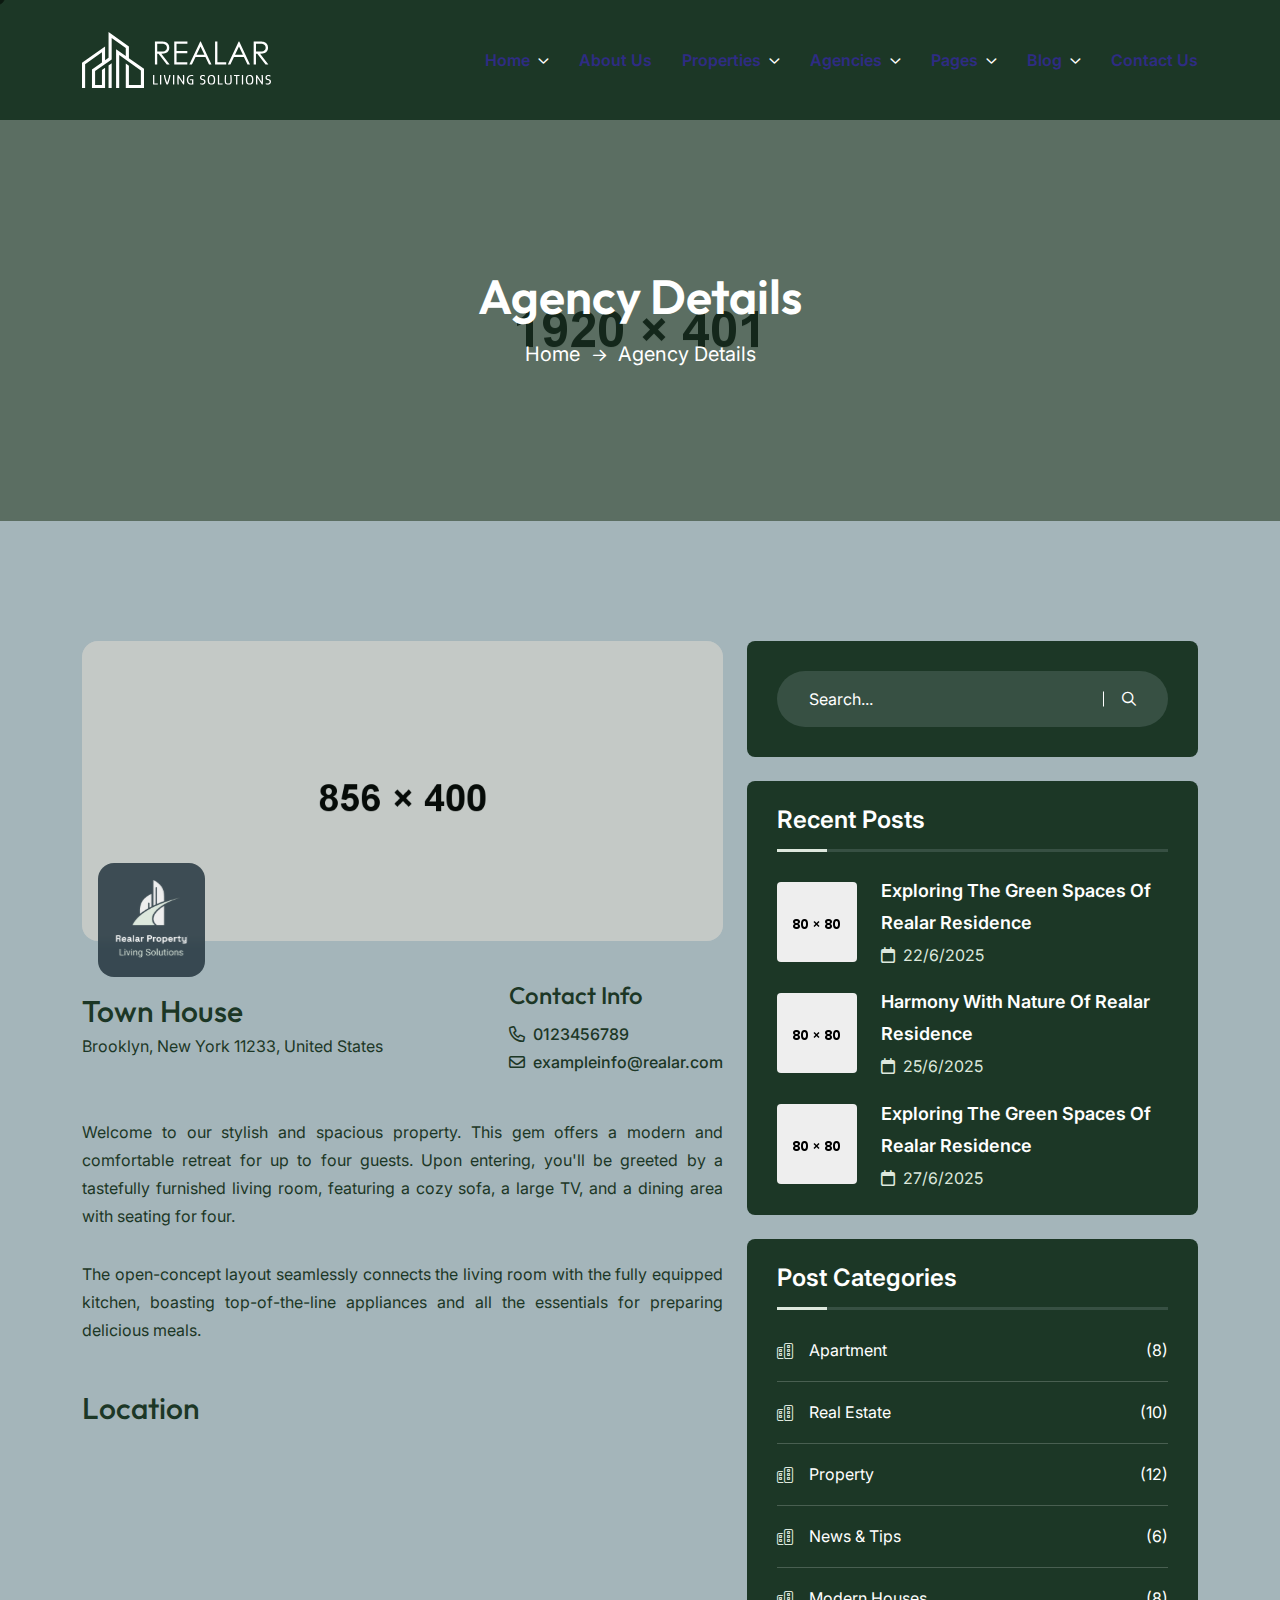
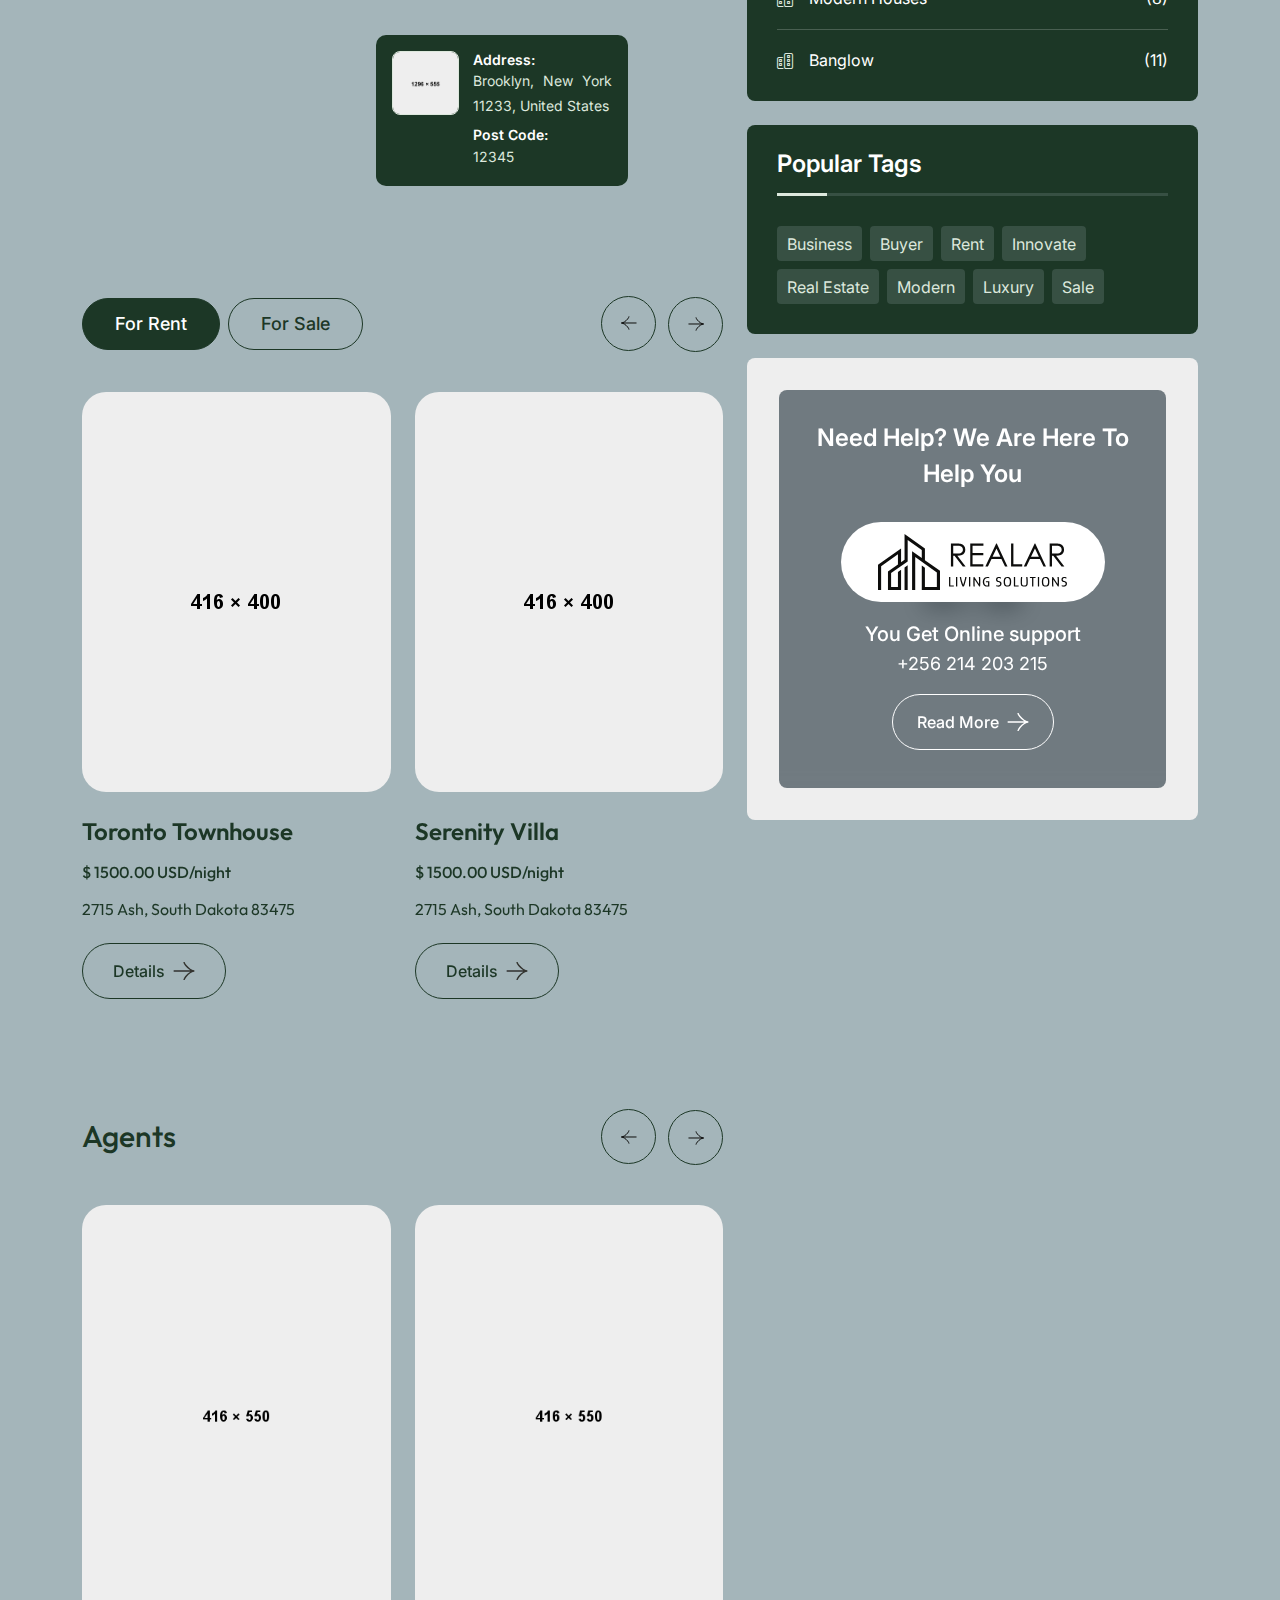
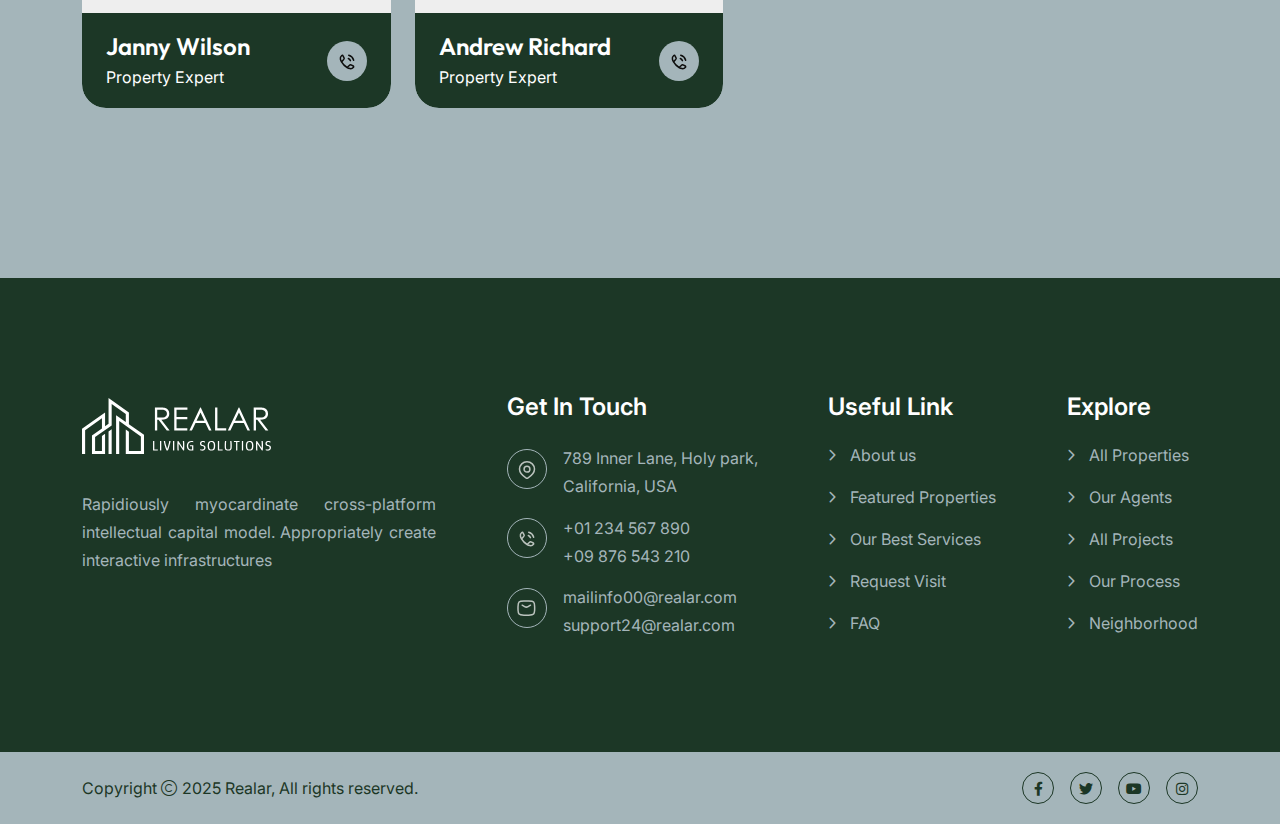
<file: agency-details.html>
<!doctype html>
<html class="no-js" lang="zxx" dir="ltr">

<head>
    <meta charset="utf-8">
    <meta http-equiv="x-ua-compatible" content="ie=edge">
    <title>Realar - Real Estate Apartment Complex HTML Template - Agency Details</title>
    <meta name="author" content="Realar">
    <meta name="description" content="Realar - Real Estate Apartment Complex HTML Template">
    <meta name="keywords" content="Realar - Real Estate Apartment Complex HTML Template">
    <meta name="robots" content="INDEX,FOLLOW">

    <!-- Mobile Specific Metas -->
    <meta name="viewport" content="width=device-width, initial-scale=1, shrink-to-fit=no">

    <!-- Favicons - Place favicon.ico in the root directory -->
    <link rel="apple-touch-icon" sizes="57x57" href="assets/img/favicons/apple-icon-57x57.png">
    <link rel="apple-touch-icon" sizes="60x60" href="assets/img/favicons/apple-icon-60x60.png">
    <link rel="apple-touch-icon" sizes="72x72" href="assets/img/favicons/apple-icon-72x72.png">
    <link rel="apple-touch-icon" sizes="76x76" href="assets/img/favicons/apple-icon-76x76.png">
    <link rel="apple-touch-icon" sizes="114x114" href="assets/img/favicons/apple-icon-114x114.png">
    <link rel="apple-touch-icon" sizes="120x120" href="assets/img/favicons/apple-icon-120x120.png">
    <link rel="apple-touch-icon" sizes="144x144" href="assets/img/favicons/apple-icon-144x144.png">
    <link rel="apple-touch-icon" sizes="152x152" href="assets/img/favicons/apple-icon-152x152.png">
    <link rel="apple-touch-icon" sizes="180x180" href="assets/img/favicons/apple-icon-180x180.png">
    <link rel="icon" type="image/png" sizes="192x192" href="assets/img/favicons/android-icon-192x192.png">
    <link rel="icon" type="image/png" sizes="32x32" href="assets/img/favicons/favicon-32x32.png">
    <link rel="icon" type="image/png" sizes="96x96" href="assets/img/favicons/favicon-96x96.png">
    <link rel="icon" type="image/png" sizes="16x16" href="assets/img/favicons/favicon-16x16.png">
    <link rel="manifest" href="assets/img/favicons/manifest.json">
    <meta name="msapplication-TileColor" content="#ffffff">
    <meta name="msapplication-TileImage" content="assets/img/favicons/ms-icon-144x144.png">
    <meta name="theme-color" content="#ffffff">

    <!--==============================
	  Google Fonts
	============================== -->
    <link rel="preconnect" href="https://fonts.googleapis.com">
    <link rel="preconnect" href="https://fonts.gstatic.com" crossorigin>
    <link href="https://fonts.googleapis.com/css2?family=Inter:wght@100..900&family=Outfit:wght@100..900&display=swap" rel="stylesheet">

    <!--==============================
	    All CSS File
	============================== -->
    <!-- Bootstrap -->
    <link rel="stylesheet" href="assets/css/bootstrap.min.css">
    <!-- Fontawesome Icon -->
    <link rel="stylesheet" href="assets/css/fontawesome.min.css">
    <!-- Magnific Popup -->
    <link rel="stylesheet" href="assets/css/magnific-popup.min.css">
    <!-- Swiper Js -->
    <link rel="stylesheet" href="assets/css/swiper-bundle.min.css">
    <!-- datetimepicker -->
    <link rel="stylesheet" href="assets/css/jquery.datetimepicker.min.css">
    <!-- Theme Custom CSS -->
    <link rel="stylesheet" href="assets/css/style.css">

</head>

<body class="bg-light">

    <!--[if lte IE 9]>
    	<p class="browserupgrade">You are using an <strong>outdated</strong> browser. Please <a href="https://browsehappy.com/">upgrade your browser</a> to improve your experience and security.</p>
  	<![endif]-->


    <!--********************************
   		Code Start From Here 
	******************************** -->
    <div class="cursor-follower"></div>

    <!-- slider drag cursor -->
    <div class="slider-drag-cursor"><i class="fas fa-angle-left me-2"></i> DRAG <i class="fas fa-angle-right ms-2"></i></div>

    <!--==============================
     Preloader
  ==============================-->
    <div id="preloader" class="preloader ">
        <button class="th-btn style2 preloaderCls">Cancel Preloader </button>
        <div id="loader" class="th-preloader">
            <div class="animation-preloader">
                <div class="txt-loading">
                    <span preloader-text="R" class="characters">R</span>

                    <span preloader-text="E" class="characters">E</span>

                    <span preloader-text="A" class="characters">A</span>

                    <span preloader-text="L" class="characters">L</span>

                    <span preloader-text="A" class="characters">A</span>

                    <span preloader-text="R" class="characters">R</span>
                </div>
            </div>
        </div>
    </div> <!--==============================
    Mobile Menu
  ============================== -->
    <div class="th-menu-wrapper onepage-nav">
        <div class="th-menu-area text-center">
            <button class="th-menu-toggle"><i class="fal fa-times"></i></button>
            <div class="mobile-logo">
                <a href="index.html">
                    <img src="assets/img/logo-white.svg" alt="Realar">
                </a>
            </div>
            <div class="th-mobile-menu">
                <ul>
                    <li class="menu-item-has-children">
                        <a href="index.html">
                            Home
                        </a>
                        <ul class="sub-menu">
                            <li class="menu-item-has-children">
                                <a href="#">Multipage</a>
                                <ul class="sub-menu">
                                    <li><a href="index.html">Luxury Duplex</a></li>
                                    <li><a href="home-2.html">Real Estate Agency</a></li>
                                    <li><a href="home-3.html">Commercial Real Estate</a></li>
                                    <li><a href="home-4.html">Luxury Apartment</a></li>
                                    <li><a href="home-5.html">Residencial Real Estate</a></li>
                                    <li><a href="home-6.html">Urban Real Estate</a></li>
                                    <li><a href="home-7.html">Industrial Demo</a></li>
                                    <li><a href="home-8.html">Commercial Apartment</a></li>
                                    <li><a href="home-9.html">Vacation Rental</a></li>
                                    <li><a href="home-10.html">Residencial Apartment</a></li>
                                    <li><a href="home-11.html">Architectural Demo</a></li>
                                </ul>
                            </li>
                            <li class="menu-item-has-children">
                                <a href="#">Onepage</a>
                                <ul class="sub-menu">
                                    <li><a href="home-1-op.html">Luxury Duplex</a></li>
                                    <li><a href="home-2-op.html">Real Estate Agency</a></li>
                                    <li><a href="home-3-op.html">Commercial Real Estate</a></li>
                                    <li><a href="home-4-op.html">Luxury Apartment</a></li>
                                    <li><a href="home-5-op.html">Residencial Real Estate</a></li>
                                    <li><a href="home-6-op.html">Urban Real Estate</a></li>
                                    <li><a href="home-7-op.html">Industrial Demo</a></li>
                                    <li><a href="home-8-op.html">Commercial Apartment</a></li>
                                    <li><a href="home-9-op.html">Vacation Rental</a></li>
                                    <li><a href="home-10-op.html">Residencial Apartment</a></li>
                                    <li><a href="home-11-op.html">Architectural Demo</a></li>
                                </ul>
                            </li>
                            <li class="menu-item-has-children">
                                <a href="#">RTL</a>
                                <ul class="sub-menu">
                                    <li><a href="home-1-rtl.html">Luxury Duplex</a></li>
                                    <li><a href="home-2-rtl.html">Real Estate Agency</a></li>
                                    <li><a href="home-3-rtl.html">Commercial Real Estate</a></li>
                                    <li><a href="home-4-rtl.html">Luxury Apartment</a></li>
                                    <li><a href="home-5-rtl.html">Residencial Real Estate</a></li>
                                    <li><a href="home-6-rtl.html">Urban Real Estate</a></li>
                                    <li><a href="home-7-rtl.html">Industrial Demo</a></li>
                                    <li><a href="home-8-rtl.html">Commercial Apartment</a></li>
                                    <li><a href="home-9-rtl.html">Vacation Rental</a></li>
                                    <li><a href="home-10-rtl.html">Residencial Apartment</a></li>
                                    <li><a href="home-11-rtl.html">Architectural Demo</a></li>
                                </ul>
                            </li>
                        </ul>
                    </li>
                    <li><a href="about.html">
                            About Us
                        </a></li>
                    <li class="menu-item-has-children">
                        <a href="property.html">
                            Properties
                        </a>
                        <ul class="sub-menu">
                            <li><a href="property.html">
                                    Properties
                                </a></li>
                            <li><a href="property-details.html">
                                    Property Details
                                </a></li>
                        </ul>
                    </li>
                    <li class="menu-item-has-children">
                        <a href="agency.html">
                            Agencies
                        </a>
                        <ul class="sub-menu">
                            <li><a href="agency.html">
                                    Agencies
                                </a></li>
                            <li><a href="agency-details.html">
                                    Agencies Details
                                </a></li>
                        </ul>
                    </li>
                    <li class="menu-item-has-children">
                        <a href="#">
                            Pages
                        </a>
                        <ul class="sub-menu">
                            <li><a href="team.html">
                                    Agent Page
                                </a></li>
                            <li><a href="team-details.html">
                                    Agent Details
                                </a></li>
                            <li><a href="pricing.html">
                                    Pricing Page
                                </a></li>
                            <li class="menu-item-has-children"><a href="shop.html">
                                    Shop Page
                                </a>
                                <ul class="sub-menu">
                                    <li><a href="shop.html">
                                            Shop Page
                                        </a></li>
                                    <li><a href="shop-details.html">
                                            Shop Details
                                        </a></li>
                                    <li><a href="cart.html">
                                            Cart Page
                                        </a></li>
                                    <li><a href="checkout.html">
                                            Checkout Page
                                        </a></li>
                                    <li><a href="wishlist.html">
                                            Wistlist Page
                                        </a></li>
                                </ul>
                            </li>
                            <li><a href="error.html">
                                    Error Page
                                </a></li>
                        </ul>
                    </li>
                    <li class="menu-item-has-children">
                        <a href="blog.html">
                            Blog
                        </a>
                        <ul class="sub-menu">
                            <li><a href="blog.html">
                                    Blog Page
                                </a></li>
                            <li><a href="blog-details.html">
                                    Blog Details
                                </a></li>
                        </ul>
                    </li>
                    <li><a href="contact.html">
                            Contact Us
                        </a></li>
                </ul>
            </div>
        </div>
    </div><!--==============================
    Sidemenu
============================== -->
    <div class="sidemenu-wrapper sidemenu-info d-none d-lg-block ">
        <div class="sidemenu-content">
            <button class="closeButton sideMenuCls"><i class="far fa-times"></i></button>
            <div class="widget  ">
                <div class="th-widget-about">
                    <div class="about-logo">
                        <a href="index.html"><img src="assets/img/logo.svg" alt="Realar"></a>
                    </div>
                    <p class="about-text"> Rapidiously myocardinate cross-platform intellectual capital model. Appropriately create interactive infrastructures</p>
                </div>
            </div>
            <div class="widget  ">
                <h3 class="widget_title">Get In Touch</h3>
                <div class="th-widget-contact">
                    <div class="info-box_text">
                        <div class="icon"><img src="assets/img/icon/location-dot.svg" alt="img"></div>
                        <div class="details">
                            <p>789 Inner Lane, Holy park,</p>
                            <p>California, USA</p>
                        </div>
                    </div>
                    <div class="info-box_text">
                        <div class="icon">
                            <img src="assets/img/icon/phone.svg" alt="img">
                        </div>
                        <div class="details">
                            <p><a href="tel:+0123456789" class="info-box_link">+01 234 567 890</a></p>
                            <p><a href="tel:+09876543210" class="info-box_link">+09 876 543 210</a></p>
                        </div>
                    </div>
                    <div class="info-box_text">
                        <div class="icon">
                            <img src="assets/img/icon/envelope.svg" alt="img">
                        </div>
                        <div class="details">
                            <p><a href="mailto:mailinfo00@realar.com" class="info-box_link">mailinfo00@realar.com</a></p>
                            <p><a href="mailto:support24@realar.com" class="info-box_link">support24@realar.com</a></p>
                        </div>
                    </div>
                </div>
            </div>
            <div class="widget newsletter-widget  ">
                <h3 class="widget_title">Subscribe Now</h3>
                <form class="newsletter-form">
                    <div class="form-group">
                        <input class="form-control" type="email" placeholder="Email Address" required="">
                        <button type="submit" class="th-btn"><i class="far fa-paper-plane text-theme"></i></button>
                    </div>
                </form>
                <div class="th-social style2">
                    <a href="https://www.facebook.com/"><i class="fab fa-facebook-f"></i></a>
                    <a href="https://www.twitter.com/"><i class="fab fa-twitter"></i></a>
                    <a href="https://www.linkedin.com/"><i class="fab fa-linkedin-in"></i></a>
                    <a href="https://www.behance.com/"><i class="fab fa-behance"></i></a>
                    <a href="https://www.vimeo.com/"><i class="fab fa-vimeo-v"></i></a>
                </div>
            </div>
        </div>
    </div><!--==============================
	Header Area
==============================-->
    <header class="th-header header-default">
        <div class="sticky-wrapper">
            <!-- Main Menu Area -->
            <div class="menu-area">
                <div class="container">
                    <div class="row align-items-center justify-content-between">
                        <div class="col-auto">
                            <div class="header-logo">
                                <a href="index.html">
                                    <img src="assets/img/logo-white2.svg" alt="Realar">
                                </a>
                            </div>
                        </div>
                        <div class="col-auto">
                            <nav class="main-menu d-none d-lg-inline-block">
                                <ul>
                                    <li class="menu-item-has-children">
                                        <a href="index.html">
                                            Home
                                        </a>
                                        <ul class="mega-menu mega-menu-content">
                                            <li>
                                                <div class="container">
                                                    <div class="row gy-4">
                                                        <div class="col-lg-3">
                                                            <div class="mega-menu-box">
                                                                <div class="mega-menu-img">
                                                                    <img src="assets/img/pages/index.jpg" alt="Home One">
                                                                    <div class="btn-wrap">
                                                                        <a href="index.html" class="th-btn style-border">Multipage</a>
                                                                        <a href="home-1-op.html" class="th-btn style-border">Onepage</a>
                                                                        <a href="home-1-rtl.html" class="th-btn style-border">RTL Demo</a>
                                                                    </div>
                                                                </div>
                                                                <h3 class="mega-menu-title"><a href="index.html">Luxury Duplex</a></h3>
                                                            </div>
                                                        </div>
                                                        <div class="col-lg-3">
                                                            <div class="mega-menu-box">
                                                                <div class="mega-menu-img">
                                                                    <img src="assets/img/pages/home-2.jpg" alt="Home Two">
                                                                    <div class="btn-wrap">
                                                                        <a href="home-2.html" class="th-btn style-border">Multipage</a>
                                                                        <a href="home-2-op.html" class="th-btn style-border">Onepage</a>
                                                                        <a href="home-2-rtl.html" class="th-btn style-border">RTL Demo</a>
                                                                    </div>
                                                                </div>
                                                                <h3 class="mega-menu-title"><a href="home-2.html">Real Estate Agency</a></h3>
                                                            </div>
                                                        </div>
                                                        <div class="col-lg-3">
                                                            <div class="mega-menu-box">
                                                                <div class="mega-menu-img">
                                                                    <img src="assets/img/pages/home-3.jpg" alt="Home Three">
                                                                    <div class="btn-wrap">
                                                                        <a href="home-3.html" class="th-btn style-border">Multipage</a>
                                                                        <a href="home-3-op.html" class="th-btn style-border">Onepage</a>
                                                                        <a href="home-3-rtl.html" class="th-btn style-border">RTL Demo</a>
                                                                    </div>
                                                                </div>
                                                                <h3 class="mega-menu-title"><a href="home-3.html">Commercial Real Estate</a></h3>
                                                            </div>
                                                        </div>
                                                        <div class="col-lg-3">
                                                            <div class="mega-menu-box">
                                                                <div class="mega-menu-img">
                                                                    <img src="assets/img/pages/home-4.jpg" alt="Home Four">
                                                                    <div class="btn-wrap">
                                                                        <a href="home-4.html" class="th-btn style-border">Multipage</a>
                                                                        <a href="home-4-op.html" class="th-btn style-border">Onepage</a>
                                                                        <a href="home-4-rtl.html" class="th-btn style-border">RTL Demo</a>
                                                                    </div>
                                                                </div>
                                                                <h3 class="mega-menu-title"><a href="home-4.html">Luxury Apartment</a></h3>
                                                            </div>
                                                        </div>
                                                        <div class="col-lg-3">
                                                            <div class="mega-menu-box">
                                                                <div class="mega-menu-img">
                                                                    <img src="assets/img/pages/home-5.jpg" alt="Home Five">
                                                                    <div class="btn-wrap">
                                                                        <a href="home-5.html" class="th-btn style-border">Multipage</a>
                                                                        <a href="home-5-op.html" class="th-btn style-border">Onepage</a>
                                                                        <a href="home-5-rtl.html" class="th-btn style-border">RTL Demo</a>
                                                                    </div>
                                                                </div>
                                                                <h3 class="mega-menu-title"><a href="home-5.html">Residencial Real Estate</a></h3>
                                                            </div>
                                                        </div>
                                                        <div class="col-lg-3">
                                                            <div class="mega-menu-box">
                                                                <div class="mega-menu-img">
                                                                    <img src="assets/img/pages/home-6.jpg" alt="Home Six">
                                                                    <div class="btn-wrap">
                                                                        <a href="home-6.html" class="th-btn style-border">Multipage</a>
                                                                        <a href="home-6-op.html" class="th-btn style-border">Onepage</a>
                                                                        <a href="home-6-rtl.html" class="th-btn style-border">RTL Demo</a>
                                                                    </div>
                                                                </div>
                                                                <h3 class="mega-menu-title"><a href="home-6.html">Urban Real Estate</a></h3>
                                                            </div>
                                                        </div>
                                                        <div class="col-lg-3">
                                                            <div class="mega-menu-box">
                                                                <div class="mega-menu-img">
                                                                    <img src="assets/img/pages/home-7.jpg" alt="Home Seven">
                                                                    <div class="btn-wrap">
                                                                        <a href="home-7.html" class="th-btn style-border">Multipage</a>
                                                                        <a href="home-7-op.html" class="th-btn style-border">Onepage</a>
                                                                        <a href="home-7-rtl.html" class="th-btn style-border">RTL Demo</a>
                                                                    </div>
                                                                </div>
                                                                <h3 class="mega-menu-title"><a href="home-7.html">Industrial Demo</a></h3>
                                                            </div>
                                                        </div>
                                                        <div class="col-lg-3">
                                                            <div class="mega-menu-box">
                                                                <div class="mega-menu-img">
                                                                    <img src="assets/img/pages/home-8.jpg" alt="Home Eight">
                                                                    <div class="btn-wrap">
                                                                        <a href="home-8.html" class="th-btn style-border">Multipage</a>
                                                                        <a href="home-8-op.html" class="th-btn style-border">Onepage</a>
                                                                        <a href="home-8-rtl.html" class="th-btn style-border">RTL Demo</a>
                                                                    </div>
                                                                </div>
                                                                <h3 class="mega-menu-title"><a href="home-8.html">Commercial Apartment</a></h3>
                                                            </div>
                                                        </div>
                                                        <div class="col-lg-3">
                                                            <div class="mega-menu-box">
                                                                <div class="mega-menu-img">
                                                                    <img src="assets/img/pages/home-9.jpg" alt="Home Nine">
                                                                    <div class="btn-wrap">
                                                                        <a href="home-9.html" class="th-btn style-border">Multipage</a>
                                                                        <a href="home-9-op.html" class="th-btn style-border">Onepage</a>
                                                                        <a href="home-9-rtl.html" class="th-btn style-border">RTL Demo</a>
                                                                    </div>
                                                                </div>
                                                                <h3 class="mega-menu-title"><a href="home-9.html">Vacation Rental</a></h3>
                                                            </div>
                                                        </div>
                                                        <div class="col-lg-3">
                                                            <div class="mega-menu-box">
                                                                <div class="mega-menu-img">
                                                                    <img src="assets/img/pages/home-10.jpg" alt="Home Ten">
                                                                    <div class="btn-wrap">
                                                                        <a href="home-10.html" class="th-btn style-border">Multipage</a>
                                                                        <a href="home-10-op.html" class="th-btn style-border">Onepage</a>
                                                                        <a href="home-10-rtl.html" class="th-btn style-border">RTL Demo</a>
                                                                    </div>
                                                                </div>
                                                                <h3 class="mega-menu-title"><a href="home-10.html">Residencial Apartment</a></h3>
                                                            </div>
                                                        </div>
                                                        <div class="col-lg-3">
                                                            <div class="mega-menu-box">
                                                                <div class="mega-menu-img">
                                                                    <img src="assets/img/pages/home-11.jpg" alt="Home Eleven">
                                                                    <div class="btn-wrap">
                                                                        <a href="home-11.html" class="th-btn style-border">Multipage</a>
                                                                        <a href="home-11-op.html" class="th-btn style-border">Onepage</a>
                                                                        <a href="home-11-rtl.html" class="th-btn style-border">RTL Demo</a>
                                                                    </div>
                                                                </div>
                                                                <h3 class="mega-menu-title"><a href="home-11.html">Architectural Demo</a></h3>
                                                            </div>
                                                        </div>
                                                    </div>
                                                </div>
                                            </li>
                                        </ul>
                                    </li>
                                    <li><a href="about.html">
                                            About Us
                                        </a></li>
                                    <li class="menu-item-has-children">
                                        <a href="property.html">
                                            Properties
                                        </a>
                                        <ul class="sub-menu">
                                            <li><a href="property.html">
                                                    Properties
                                                </a></li>
                                            <li><a href="property-details.html">
                                                    Property Details
                                                </a></li>
                                        </ul>
                                    </li>
                                    <li class="menu-item-has-children">
                                        <a href="agency.html">
                                            Agencies
                                        </a>
                                        <ul class="sub-menu">
                                            <li><a href="agency.html">
                                                    Agencies
                                                </a></li>
                                            <li><a href="agency-details.html">
                                                    Agencies Details
                                                </a></li>
                                        </ul>
                                    </li>
                                    <li class="menu-item-has-children">
                                        <a href="#">
                                            Pages
                                        </a>
                                        <ul class="sub-menu">
                                            <li><a href="team.html">
                                                    Agent Page
                                                </a></li>
                                            <li><a href="team-details.html">
                                                    Agent Details
                                                </a></li>
                                            <li><a href="pricing.html">
                                                    Pricing Page
                                                </a></li>
                                            <li class="menu-item-has-children"><a href="shop.html">
                                                    Shop Page
                                                </a>
                                                <ul class="sub-menu">
                                                    <li><a href="shop.html">
                                                            Shop Page
                                                        </a></li>
                                                    <li><a href="shop-details.html">
                                                            Shop Details
                                                        </a></li>
                                                    <li><a href="cart.html">
                                                            Cart Page
                                                        </a></li>
                                                    <li><a href="checkout.html">
                                                            Checkout Page
                                                        </a></li>
                                                    <li><a href="wishlist.html">
                                                            Wistlist Page
                                                        </a></li>
                                                </ul>
                                            </li>
                                            <li><a href="error.html">
                                                    Error Page
                                                </a></li>
                                        </ul>
                                    </li>
                                    <li class="menu-item-has-children">
                                        <a href="blog.html">
                                            Blog
                                        </a>
                                        <ul class="sub-menu">
                                            <li><a href="blog.html">
                                                    Blog Page
                                                </a></li>
                                            <li><a href="blog-details.html">
                                                    Blog Details
                                                </a></li>
                                        </ul>
                                    </li>
                                    <li><a href="contact.html">
                                            Contact Us
                                        </a></li>
                                </ul>
                            </nav>
                            <div class="header-button d-flex d-lg-none">
                                <button type="button" class="th-menu-toggle sidebar-btn">
                                    <span class="line"></span>
                                    <span class="line"></span>
                                    <span class="line"></span>
                                </button>
                            </div>
                        </div>
                        <div class="col-auto d-none d-xxl-block">
                            <div class="header-button">
                                <a href="contact.html" class="th-btn style-border th-btn-icon">Request A Visit</a>
                                <button type="button" class="simple-icon sideMenuInfo sidebar-btn style2">
                                    <span class="line"></span>
                                    <span class="line"></span>
                                    <span class="line"></span>
                                </button>
                            </div>
                        </div>
                    </div>
                </div>
            </div>
        </div>
    </header>


    <!--==============================
    Breadcumb
============================== -->
    <div class="breadcumb-wrapper " data-bg-src="assets/img/bg/breadcumb-bg.jpg">
        <div class="container">
            <div class="row justify-content-center">
                <div class="col-xl-9">
                    <div class="breadcumb-content">
                        <h1 class="breadcumb-title">Agency Details</h1>
                        <ul class="breadcumb-menu">
                            <li><a href="index.html">Home</a></li>
                            <li>Agency Details</li>
                        </ul>
                    </div>
                </div>
            </div>
        </div>
    </div><!--==============================
Property Page Area
==============================-->
    <section class="space-top space-extra-bottom">
        <div class="container">
            <div class="row gx-30">
                <div class="col-xxl-8 col-lg-7">
                    <div class="agency-page-single">
                        <div class="page-content">
                            <div class="agency-page-img">
                                <div class="thumb">
                                    <img src="assets/img/agency/agency_inner_1.jpg" alt="Blog Image">
                                </div>
                                <div class="agency-card-brand">
                                    <img src="assets/img/brand/brand_1_2.svg" alt="img">
                                </div>
                            </div>
                            <div class="row justify-content-between align-items-center">
                                <div class="col-lg-6">
                                    <h2 class="page-title h4 text-theme mb-0 mt-15">Town House</h2>
                                    <p class="text-theme">Brooklyn, New York 11233, United States</p>
                                </div>
                                <div class="col-lg-auto">
                                    <h4 class="text-theme h5 mb-2">Contact Info</h4>
                                    <p class="mb-0 text-theme"><i class="far fa-phone me-2"></i><strong class="fw-medium">0123456789</strong></p>
                                    <p class="mb-0 text-theme"><i class="far fa-envelope me-2"></i><strong class="fw-medium">exampleinfo@realar.com</strong></p>
                                </div>
                            </div>

                            <p class="mb-30 text-theme mt-40">Welcome to our stylish and spacious property. This gem offers a modern and comfortable retreat for up to four guests. Upon entering, you'll be greeted by a tastefully furnished living room, featuring a cozy sofa, a large TV, and a dining area with seating for four.</p>
                            <p class="mb-30 text-theme">The open-concept layout seamlessly connects the living room with the fully equipped kitchen, boasting top-of-the-line appliances and all the essentials for preparing delicious meals.</p>

                            <h3 class="page-title mt-45 mb-30 h4 text-theme">Location</h3>
                            <div class="location-map mb-60">
                                <div class="contact-map">
                                    <iframe src="https://www.google.com/maps/embed?pb=!1m18!1m12!1m3!1d3644.7310056272386!2d89.2286059153658!3d24.00527418490799!2m3!1f0!2f0!3f0!3m2!1i1024!2i768!4f13.1!3m3!1m2!1s0x39fe9b97badc6151%3A0x30b048c9fb2129bc!2sAngfuztheme!5e0!3m2!1sen!2sbd!4v1651028958211!5m2!1sen!2sbd" allowfullscreen="" loading="lazy"></iframe>
                                </div>
                                <div class="location-map-address">
                                    <div class="thumb">
                                        <img src="assets/img/property/property_inner_1.jpg" alt="img">
                                    </div>
                                    <div class="media-body">
                                        <h4 class="title">Address:</h4>
                                        <p class="text">Brooklyn, New York 11233, United States</p>
                                        <h4 class="title">Post Code:</h4>
                                        <p class="text">12345</p>
                                    </div>
                                </div>
                            </div>
                            <div class="row align-items-center justify-content-between">
                                <div class="col-lg-auto">
                                    <ul class="nav nav-tabs property-tab mb-40" role="tablist">
                                        <li class="nav-item" role="presentation">
                                            <button class="nav-link active" id="rent-tab" data-bs-toggle="tab" data-bs-target="#rent-tab-pane" type="button" role="tab" aria-controls="rent-tab-pane" aria-selected="true">For Rent</button>
                                        </li>
                                        <li class="nav-item" role="presentation">
                                            <button class="nav-link" id="buy-tab" data-bs-toggle="tab" data-bs-target="#buy-tab-pane" type="button" role="tab" aria-controls="buy-tab-pane" aria-selected="false">For Sale</button>
                                        </li>
                                    </ul>
                                </div>
                                <div class="col-lg-auto">
                                    <div class="icon-box mb-40">
                                        <button data-slider-prev=".property-single-slider" class="slider-arrow style5 default slider-prev"><img src="assets/img/icon/arrow-left.svg" alt=""></button>
                                        <button data-slider-next=".property-single-slider" class="slider-arrow style5 default slider-next"><img src="assets/img/icon/arrow-right.svg" alt=""></button>
                                    </div>
                                </div>
                            </div>
                            <div class="tab-content property-tab-content mb-60">
                                <div class="tab-pane fade show active" id="rent-tab-pane" role="tabpanel" aria-labelledby="rent-tab" tabindex="0">
                                    <div class="slider-area property-slider2">
                                        <div class="swiper th-slider property-single-slider" data-slider-options='{"breakpoints":{"0":{"slidesPerView":1},"576":{"slidesPerView":"1"},"768":{"slidesPerView":"2"},"992":{"slidesPerView":"1"},"1200":{"slidesPerView":"2"},"1500":{"slidesPerView":"2"}}}'>
                                            <div class="swiper-wrapper">
                                                <div class="swiper-slide">
                                                    <div class="property-card2">
                                                        <div class="property-card-thumb img-shine">
                                                            <img src="assets/img/property/property-s-1-1.jpg" alt="img">
                                                        </div>
                                                        <div class="property-card-details">
                                                            <div class="media-left">
                                                                <h4 class="property-card-title"><a href="property-details.html">Toronto Townhouse</a></h4>
                                                                <h5 class="property-card-price">$ 1500.00 USD/night</h5>
                                                                <p class="property-card-location">2715 Ash, South Dakota 83475</p>
                                                            </div>
                                                            <div class="btn-wrap">
                                                                <a href="property-details.html" class="th-btn style-border2 th-btn-icon">Details</a>
                                                            </div>
                                                        </div>
                                                    </div>
                                                </div>
                                                <div class="swiper-slide">
                                                    <div class="property-card2">
                                                        <div class="property-card-thumb img-shine">
                                                            <img src="assets/img/property/property-s-1-2.jpg" alt="img">
                                                        </div>
                                                        <div class="property-card-details">
                                                            <div class="media-left">
                                                                <h4 class="property-card-title"><a href="property-details.html">Serenity Villa</a></h4>
                                                                <h5 class="property-card-price">$ 1500.00 USD/night</h5>
                                                                <p class="property-card-location">2715 Ash, South Dakota 83475</p>
                                                            </div>
                                                            <div class="btn-wrap">
                                                                <a href="property-details.html" class="th-btn style-border2 th-btn-icon">Details</a>
                                                            </div>
                                                        </div>
                                                    </div>
                                                </div>
                                                <div class="swiper-slide">
                                                    <div class="property-card2">
                                                        <div class="property-card-thumb img-shine">
                                                            <img src="assets/img/property/property-s-1-1.jpg" alt="img">
                                                        </div>
                                                        <div class="property-card-details">
                                                            <div class="media-left">
                                                                <h4 class="property-card-title"><a href="property-details.html">Toronto Townhouse</a></h4>
                                                                <h5 class="property-card-price">$ 1500.00 USD/night</h5>
                                                                <p class="property-card-location">2715 Ash, South Dakota 83475</p>
                                                            </div>
                                                            <div class="btn-wrap">
                                                                <a href="property-details.html" class="th-btn style-border2 th-btn-icon">Details</a>
                                                            </div>
                                                        </div>
                                                    </div>
                                                </div>
                                                <div class="swiper-slide">
                                                    <div class="property-card2">
                                                        <div class="property-card-thumb img-shine">
                                                            <img src="assets/img/property/property-s-1-2.jpg" alt="img">
                                                        </div>
                                                        <div class="property-card-details">
                                                            <div class="media-left">
                                                                <h4 class="property-card-title"><a href="property-details.html">Serenity Villa</a></h4>
                                                                <h5 class="property-card-price">$ 1500.00 USD/night</h5>
                                                                <p class="property-card-location">2715 Ash, South Dakota 83475</p>
                                                            </div>
                                                            <div class="btn-wrap">
                                                                <a href="property-details.html" class="th-btn style-border2 th-btn-icon">Details</a>
                                                            </div>
                                                        </div>
                                                    </div>
                                                </div>
                                            </div>
                                        </div>
                                    </div>
                                </div>
                                <div class="tab-pane fade" id="buy-tab-pane" role="tabpanel" aria-labelledby="buy-tab" tabindex="0">
                                    <div class="slider-area property-slider2">
                                        <div class="swiper th-slider property-single-slider" data-slider-options='{"breakpoints":{"0":{"slidesPerView":1},"576":{"slidesPerView":"1"},"768":{"slidesPerView":"2"},"992":{"slidesPerView":"1"},"1200":{"slidesPerView":"2"},"1500":{"slidesPerView":"2"}}}'>
                                            <div class="swiper-wrapper">
                                                <div class="swiper-slide">
                                                    <div class="property-card2">
                                                        <div class="property-card-thumb img-shine">
                                                            <img src="assets/img/property/property-s-1-1.jpg" alt="img">
                                                        </div>
                                                        <div class="property-card-details">
                                                            <div class="media-left">
                                                                <h4 class="property-card-title"><a href="property-details.html">Toronto Townhouse</a></h4>
                                                                <h5 class="property-card-price">$ 1500.00 USD/night</h5>
                                                                <p class="property-card-location">2715 Ash, South Dakota 83475</p>
                                                            </div>
                                                            <div class="btn-wrap">
                                                                <a href="property-details.html" class="th-btn style-border2 th-btn-icon">Details</a>
                                                            </div>
                                                        </div>
                                                    </div>
                                                </div>
                                                <div class="swiper-slide">
                                                    <div class="property-card2">
                                                        <div class="property-card-thumb img-shine">
                                                            <img src="assets/img/property/property-s-1-2.jpg" alt="img">
                                                        </div>
                                                        <div class="property-card-details">
                                                            <div class="media-left">
                                                                <h4 class="property-card-title"><a href="property-details.html">Serenity Villa</a></h4>
                                                                <h5 class="property-card-price">$ 1500.00 USD/night</h5>
                                                                <p class="property-card-location">2715 Ash, South Dakota 83475</p>
                                                            </div>
                                                            <div class="btn-wrap">
                                                                <a href="property-details.html" class="th-btn style-border2 th-btn-icon">Details</a>
                                                            </div>
                                                        </div>
                                                    </div>
                                                </div>
                                                <div class="swiper-slide">
                                                    <div class="property-card2">
                                                        <div class="property-card-thumb img-shine">
                                                            <img src="assets/img/property/property-s-1-1.jpg" alt="img">
                                                        </div>
                                                        <div class="property-card-details">
                                                            <div class="media-left">
                                                                <h4 class="property-card-title"><a href="property-details.html">Toronto Townhouse</a></h4>
                                                                <h5 class="property-card-price">$ 1500.00 USD/night</h5>
                                                                <p class="property-card-location">2715 Ash, South Dakota 83475</p>
                                                            </div>
                                                            <div class="btn-wrap">
                                                                <a href="property-details.html" class="th-btn style-border2 th-btn-icon">Details</a>
                                                            </div>
                                                        </div>
                                                    </div>
                                                </div>
                                                <div class="swiper-slide">
                                                    <div class="property-card2">
                                                        <div class="property-card-thumb img-shine">
                                                            <img src="assets/img/property/property-s-1-2.jpg" alt="img">
                                                        </div>
                                                        <div class="property-card-details">
                                                            <div class="media-left">
                                                                <h4 class="property-card-title"><a href="property-details.html">Serenity Villa</a></h4>
                                                                <h5 class="property-card-price">$ 1500.00 USD/night</h5>
                                                                <p class="property-card-location">2715 Ash, South Dakota 83475</p>
                                                            </div>
                                                            <div class="btn-wrap">
                                                                <a href="property-details.html" class="th-btn style-border2 th-btn-icon">Details</a>
                                                            </div>
                                                        </div>
                                                    </div>
                                                </div>
                                            </div>
                                        </div>
                                    </div>
                                </div>

                            </div>
                            <div class="row align-items-center justify-content-between">
                                <div class="col-lg-auto">
                                    <h4 class="text-theme mb-40">Agents</h4>
                                </div>
                                <div class="col-lg-auto">
                                    <div class="icon-box mb-40">
                                        <button data-slider-prev=".agent-slider1" class="slider-arrow style5 default slider-prev"><img src="assets/img/icon/arrow-left.svg" alt=""></button>
                                        <button data-slider-next=".agent-slider1" class="slider-arrow style5 default slider-next"><img src="assets/img/icon/arrow-right.svg" alt=""></button>
                                    </div>
                                </div>
                            </div>
                            <div class="slider-area mb-30">
                                <div class="swiper th-slider agent-slider1" data-slider-options='{"breakpoints":{"0":{"slidesPerView":1},"576":{"slidesPerView":"1"},"768":{"slidesPerView":"2"},"992":{"slidesPerView":"1"},"1200":{"slidesPerView":"2"}}}'>
                                    <div class="swiper-wrapper">
                                        <!-- Single Item -->
                                        <div class="swiper-slide">
                                            <div class="th-team team-card style4">
                                                <div class="img-wrap">
                                                    <div class="team-img">
                                                        <img src="assets/img/team/team_2_1.png" alt="Team">
                                                    </div>
                                                    <div class="th-social-wrap">
                                                        <div class="th-social">
                                                            <a target="_blank" href="https://facebook.com/"><i class="fab fa-facebook-f"></i></a>
                                                            <a target="_blank" href="https://twitter.com/"><i class="fab fa-twitter"></i></a>
                                                            <a target="_blank" href="https://linkedin.com/"><i class="fab fa-linkedin-in"></i></a>
                                                            <a target="_blank" href="https://youtube.com/"><i class="fab fa-youtube"></i></a>
                                                            <a target="_blank" href="https://instagram.com/"><i class="fab fa-instagram"></i></a>
                                                        </div>
                                                        <a class="icon-btn" href="team-details.html"><img src="assets/img/icon/arrow-right.svg" alt="img"></a>
                                                    </div>
                                                </div>
                                                <div class="team-card-content">
                                                    <div class="media-left">
                                                        <h3 class="box-title"><a href="team-details.html">Janny Wilson</a></h3>
                                                        <span class="team-desig">Property Expert</span>
                                                    </div>
                                                    <a class="icon-btn" href="tel:09876543210"><img src="assets/img/icon/phone.svg" alt="img"></a>
                                                </div>
                                            </div>
                                        </div>

                                        <!-- Single Item -->
                                        <div class="swiper-slide">
                                            <div class="th-team team-card style4">
                                                <div class="img-wrap">
                                                    <div class="team-img">
                                                        <img src="assets/img/team/team_2_2.png" alt="Team">
                                                    </div>
                                                    <div class="th-social-wrap">
                                                        <div class="th-social">
                                                            <a target="_blank" href="https://facebook.com/"><i class="fab fa-facebook-f"></i></a>
                                                            <a target="_blank" href="https://twitter.com/"><i class="fab fa-twitter"></i></a>
                                                            <a target="_blank" href="https://linkedin.com/"><i class="fab fa-linkedin-in"></i></a>
                                                            <a target="_blank" href="https://youtube.com/"><i class="fab fa-youtube"></i></a>
                                                            <a target="_blank" href="https://instagram.com/"><i class="fab fa-instagram"></i></a>
                                                        </div>
                                                        <a class="icon-btn" href="team-details.html"><img src="assets/img/icon/arrow-right.svg" alt="img"></a>
                                                    </div>
                                                </div>
                                                <div class="team-card-content">
                                                    <div class="media-left">
                                                        <h3 class="box-title"><a href="team-details.html">Andrew Richard</a></h3>
                                                        <span class="team-desig">Property Expert</span>
                                                    </div>
                                                    <a class="icon-btn" href="tel:09876543210"><img src="assets/img/icon/phone.svg" alt="img"></a>
                                                </div>
                                            </div>
                                        </div>

                                        <!-- Single Item -->
                                        <div class="swiper-slide">
                                            <div class="th-team team-card style4">
                                                <div class="img-wrap">
                                                    <div class="team-img">
                                                        <img src="assets/img/team/team_2_3.png" alt="Team">
                                                    </div>
                                                    <div class="th-social-wrap">
                                                        <div class="th-social">
                                                            <a target="_blank" href="https://facebook.com/"><i class="fab fa-facebook-f"></i></a>
                                                            <a target="_blank" href="https://twitter.com/"><i class="fab fa-twitter"></i></a>
                                                            <a target="_blank" href="https://linkedin.com/"><i class="fab fa-linkedin-in"></i></a>
                                                            <a target="_blank" href="https://youtube.com/"><i class="fab fa-youtube"></i></a>
                                                            <a target="_blank" href="https://instagram.com/"><i class="fab fa-instagram"></i></a>
                                                        </div>
                                                        <a class="icon-btn" href="team-details.html"><img src="assets/img/icon/arrow-right.svg" alt="img"></a>
                                                    </div>
                                                </div>
                                                <div class="team-card-content">
                                                    <div class="media-left">
                                                        <h3 class="box-title"><a href="team-details.html">Zarin Wilson</a></h3>
                                                        <span class="team-desig">Property Expert</span>
                                                    </div>
                                                    <a class="icon-btn" href="tel:09876543210"><img src="assets/img/icon/phone.svg" alt="img"></a>
                                                </div>
                                            </div>
                                        </div>

                                        <!-- Single Item -->
                                        <div class="swiper-slide">
                                            <div class="th-team team-card style4">
                                                <div class="img-wrap">
                                                    <div class="team-img">
                                                        <img src="assets/img/team/team_2_4.png" alt="Team">
                                                    </div>
                                                    <div class="th-social-wrap">
                                                        <div class="th-social">
                                                            <a target="_blank" href="https://facebook.com/"><i class="fab fa-facebook-f"></i></a>
                                                            <a target="_blank" href="https://twitter.com/"><i class="fab fa-twitter"></i></a>
                                                            <a target="_blank" href="https://linkedin.com/"><i class="fab fa-linkedin-in"></i></a>
                                                            <a target="_blank" href="https://youtube.com/"><i class="fab fa-youtube"></i></a>
                                                            <a target="_blank" href="https://instagram.com/"><i class="fab fa-instagram"></i></a>
                                                        </div>
                                                        <a class="icon-btn" href="team-details.html"><img src="assets/img/icon/arrow-right.svg" alt="img"></a>
                                                    </div>
                                                </div>
                                                <div class="team-card-content">
                                                    <div class="media-left">
                                                        <h3 class="box-title"><a href="team-details.html">Michel Smith</a></h3>
                                                        <span class="team-desig">Property Expert</span>
                                                    </div>
                                                    <a class="icon-btn" href="tel:09876543210"><img src="assets/img/icon/phone.svg" alt="img"></a>
                                                </div>
                                            </div>
                                        </div>

                                        <!-- Single Item -->
                                        <div class="swiper-slide">
                                            <div class="th-team team-card style4">
                                                <div class="img-wrap">
                                                    <div class="team-img">
                                                        <img src="assets/img/team/team_2_1.png" alt="Team">
                                                    </div>
                                                    <div class="th-social-wrap">
                                                        <div class="th-social">
                                                            <a target="_blank" href="https://facebook.com/"><i class="fab fa-facebook-f"></i></a>
                                                            <a target="_blank" href="https://twitter.com/"><i class="fab fa-twitter"></i></a>
                                                            <a target="_blank" href="https://linkedin.com/"><i class="fab fa-linkedin-in"></i></a>
                                                            <a target="_blank" href="https://youtube.com/"><i class="fab fa-youtube"></i></a>
                                                            <a target="_blank" href="https://instagram.com/"><i class="fab fa-instagram"></i></a>
                                                        </div>
                                                        <a class="icon-btn" href="team-details.html"><img src="assets/img/icon/arrow-right.svg" alt="img"></a>
                                                    </div>
                                                </div>
                                                <div class="team-card-content">
                                                    <div class="media-left">
                                                        <h3 class="box-title"><a href="team-details.html">Janny Wilson</a></h3>
                                                        <span class="team-desig">Property Expert</span>
                                                    </div>
                                                    <a class="icon-btn" href="tel:09876543210"><img src="assets/img/icon/phone.svg" alt="img"></a>
                                                </div>
                                            </div>
                                        </div>

                                        <!-- Single Item -->
                                        <div class="swiper-slide">
                                            <div class="th-team team-card style4">
                                                <div class="img-wrap">
                                                    <div class="team-img">
                                                        <img src="assets/img/team/team_2_2.png" alt="Team">
                                                    </div>
                                                    <div class="th-social-wrap">
                                                        <div class="th-social">
                                                            <a target="_blank" href="https://facebook.com/"><i class="fab fa-facebook-f"></i></a>
                                                            <a target="_blank" href="https://twitter.com/"><i class="fab fa-twitter"></i></a>
                                                            <a target="_blank" href="https://linkedin.com/"><i class="fab fa-linkedin-in"></i></a>
                                                            <a target="_blank" href="https://youtube.com/"><i class="fab fa-youtube"></i></a>
                                                            <a target="_blank" href="https://instagram.com/"><i class="fab fa-instagram"></i></a>
                                                        </div>
                                                        <a class="icon-btn" href="team-details.html"><img src="assets/img/icon/arrow-right.svg" alt="img"></a>
                                                    </div>
                                                </div>
                                                <div class="team-card-content">
                                                    <div class="media-left">
                                                        <h3 class="box-title"><a href="team-details.html">Andrew Richard</a></h3>
                                                        <span class="team-desig">Property Expert</span>
                                                    </div>
                                                    <a class="icon-btn" href="tel:09876543210"><img src="assets/img/icon/phone.svg" alt="img"></a>
                                                </div>
                                            </div>
                                        </div>

                                        <!-- Single Item -->
                                        <div class="swiper-slide">
                                            <div class="th-team team-card style4">
                                                <div class="img-wrap">
                                                    <div class="team-img">
                                                        <img src="assets/img/team/team_2_3.png" alt="Team">
                                                    </div>
                                                    <div class="th-social-wrap">
                                                        <div class="th-social">
                                                            <a target="_blank" href="https://facebook.com/"><i class="fab fa-facebook-f"></i></a>
                                                            <a target="_blank" href="https://twitter.com/"><i class="fab fa-twitter"></i></a>
                                                            <a target="_blank" href="https://linkedin.com/"><i class="fab fa-linkedin-in"></i></a>
                                                            <a target="_blank" href="https://youtube.com/"><i class="fab fa-youtube"></i></a>
                                                            <a target="_blank" href="https://instagram.com/"><i class="fab fa-instagram"></i></a>
                                                        </div>
                                                        <a class="icon-btn" href="team-details.html"><img src="assets/img/icon/arrow-right.svg" alt="img"></a>
                                                    </div>
                                                </div>
                                                <div class="team-card-content">
                                                    <div class="media-left">
                                                        <h3 class="box-title"><a href="team-details.html">Zarin Wilson</a></h3>
                                                        <span class="team-desig">Property Expert</span>
                                                    </div>
                                                    <a class="icon-btn" href="tel:09876543210"><img src="assets/img/icon/phone.svg" alt="img"></a>
                                                </div>
                                            </div>
                                        </div>

                                        <!-- Single Item -->
                                        <div class="swiper-slide">
                                            <div class="th-team team-card style4">
                                                <div class="img-wrap">
                                                    <div class="team-img">
                                                        <img src="assets/img/team/team_2_4.png" alt="Team">
                                                    </div>
                                                    <div class="th-social-wrap">
                                                        <div class="th-social">
                                                            <a target="_blank" href="https://facebook.com/"><i class="fab fa-facebook-f"></i></a>
                                                            <a target="_blank" href="https://twitter.com/"><i class="fab fa-twitter"></i></a>
                                                            <a target="_blank" href="https://linkedin.com/"><i class="fab fa-linkedin-in"></i></a>
                                                            <a target="_blank" href="https://youtube.com/"><i class="fab fa-youtube"></i></a>
                                                            <a target="_blank" href="https://instagram.com/"><i class="fab fa-instagram"></i></a>
                                                        </div>
                                                        <a class="icon-btn" href="team-details.html"><img src="assets/img/icon/arrow-right.svg" alt="img"></a>
                                                    </div>
                                                </div>
                                                <div class="team-card-content">
                                                    <div class="media-left">
                                                        <h3 class="box-title"><a href="team-details.html">Michel Smith</a></h3>
                                                        <span class="team-desig">Property Expert</span>
                                                    </div>
                                                    <a class="icon-btn" href="tel:09876543210"><img src="assets/img/icon/phone.svg" alt="img"></a>
                                                </div>
                                            </div>
                                        </div>

                                    </div>
                                </div>
                            </div>
                        </div>
                    </div>
                </div>
                <div class="col-xxl-4 col-lg-5">
                    <aside class="sidebar-area">
                        <div class="widget widget_search  ">
                            <form class="search-form">
                                <input type="text" placeholder="Search...">
                                <button type="submit"><i class="far fa-search"></i></button>
                            </form>
                        </div>
                        <div class="widget  ">
                            <h3 class="widget_title">Recent Posts</h3>
                            <div class="recent-post-wrap">
                                <div class="recent-post">
                                    <div class="media-img">
                                        <a href="blog-details.html"><img src="assets/img/blog/recent-post-1-1.jpg" alt="Blog Image"></a>
                                    </div>
                                    <div class="media-body">
                                        <h4 class="post-title"><a class="text-inherit" href="blog-details.html">Exploring The Green Spaces Of Realar Residence</a></h4>
                                        <div class="recent-post-meta">
                                            <a href="blog.html"><i class="far fa-calendar"></i>22/6/2025</a>
                                        </div>
                                    </div>
                                </div>
                                <div class="recent-post">
                                    <div class="media-img">
                                        <a href="blog-details.html"><img src="assets/img/blog/recent-post-1-2.jpg" alt="Blog Image"></a>
                                    </div>
                                    <div class="media-body">
                                        <h4 class="post-title"><a class="text-inherit" href="blog-details.html">Harmony With Nature Of Realar Residence</a></h4>
                                        <div class="recent-post-meta">
                                            <a href="blog.html"><i class="far fa-calendar"></i>25/6/2025</a>
                                        </div>
                                    </div>
                                </div>
                                <div class="recent-post">
                                    <div class="media-img">
                                        <a href="blog-details.html"><img src="assets/img/blog/recent-post-1-3.jpg" alt="Blog Image"></a>
                                    </div>
                                    <div class="media-body">
                                        <h4 class="post-title"><a class="text-inherit" href="blog-details.html">Exploring The Green Spaces Of Realar Residence</a></h4>
                                        <div class="recent-post-meta">
                                            <a href="blog.html"><i class="far fa-calendar"></i>27/6/2025</a>
                                        </div>
                                    </div>
                                </div>
                            </div>
                        </div>
                        <div class="widget widget_categories  ">
                            <h3 class="widget_title">Post Categories</h3>
                            <ul>
                                <li>
                                    <a href="blog.html">Apartment <span>(8)</span></a>

                                </li>
                                <li>
                                    <a href="blog.html">Real Estate <span>(10)</span></a>
                                </li>
                                <li>
                                    <a href="blog.html">Property <span>(12)</span></a>
                                </li>
                                <li>
                                    <a href="blog.html">News & Tips <span>(6)</span></a>
                                </li>
                                <li>
                                    <a href="blog.html">Modern Houses <span>(8)</span></a>
                                </li>
                                <li>
                                    <a href="blog.html">Banglow <span>(11)</span></a>
                                </li>
                            </ul>
                        </div>
                        <div class="widget widget_tag_cloud  ">
                            <h3 class="widget_title">Popular Tags</h3>
                            <div class="tagcloud">
                                <a href="blog.html">Business</a>
                                <a href="blog.html">Buyer</a>
                                <a href="blog.html">Rent</a>
                                <a href="blog.html">Innovate</a>
                                <a href="blog.html">Real estate</a>
                                <a href="blog.html">Modern</a>
                                <a href="blog.html">Luxury</a>
                                <a href="blog.html">Sale</a>
                            </div>
                        </div>
                        <div class="widget widget_banner  " data-bg-src="assets/img/widget/widget-banner.png">
                            <div class="widget-banner text-center">
                                <h3 class="title">Need Help? We Are Here To Help You</h3>
                                <div class="logo"><img src="assets/img/logo.svg" alt="img"></div>
                                <h4 class="subtitle">You Get Online support</h4>
                                <h5 class="link"><a href="tel:256214203215">+256 214 203 215</a></h5>
                                <a href="blog-details.html" class="th-btn style-border th-btn-icon">Read More</a>
                            </div>
                        </div>
                    </aside>
                </div>
            </div>
        </div>
    </section><!--==============================
	Footer Area
==============================-->
    <footer class="footer-wrapper footer-default bg-theme">
        <div class="widget-area">
            <div class="container">
                <div class="row justify-content-between">
                    <div class="col-md-6 col-xl-auto">
                        <div class="widget footer-widget">
                            <div class="th-widget-about">
                                <div class="about-logo">
                                    <a href="index.html"><img src="assets/img/logo-white2.svg" alt="Realar"></a>
                                </div>
                                <p class="about-text"> Rapidiously myocardinate cross-platform intellectual capital model. Appropriately create interactive infrastructures</p>
                            </div>
                        </div>
                    </div>
                    <div class="col-md-6 col-xl-auto">
                        <div class="widget footer-widget">
                            <h3 class="widget_title">Get In Touch</h3>
                            <div class="th-widget-contact">
                                <div class="info-box_text">
                                    <div class="icon"><img src="assets/img/icon/location-dot.svg" alt="img"></div>
                                    <div class="details">
                                        <p>789 Inner Lane, Holy park,</p>
                                        <p>California, USA</p>
                                    </div>
                                </div>
                                <div class="info-box_text">
                                    <div class="icon">
                                        <img src="assets/img/icon/phone.svg" alt="img">
                                    </div>
                                    <div class="details">
                                        <p><a href="tel:+0123456789" class="info-box_link">+01 234 567 890</a></p>
                                        <p><a href="tel:+09876543210" class="info-box_link">+09 876 543 210</a></p>
                                    </div>
                                </div>
                                <div class="info-box_text">
                                    <div class="icon">
                                        <img src="assets/img/icon/envelope.svg" alt="img">
                                    </div>
                                    <div class="details">
                                        <p><a href="mailto:mailinfo00@realar.com" class="info-box_link">mailinfo00@realar.com</a></p>
                                        <p><a href="mailto:support24@realar.com" class="info-box_link">support24@realar.com</a></p>
                                    </div>
                                </div>
                            </div>
                        </div>
                    </div>
                    <div class="col-md-6 col-xl-auto">
                        <div class="widget widget_nav_menu footer-widget">
                            <h3 class="widget_title">Useful Link</h3>
                            <div class="menu-all-pages-container">
                                <ul class="menu">
                                    <li><a href="about.html">About us</a></li>
                                    <li><a href="property.html">Featured Properties</a></li>
                                    <li><a href="agency.html">Our Best Services</a></li>
                                    <li><a href="contact.html">Request Visit</a></li>
                                    <li><a href="contact.html">FAQ</a></li>
                                </ul>
                            </div>
                        </div>
                    </div>
                    <div class="col-md-6 col-xl-auto">
                        <div class="widget widget_nav_menu footer-widget">
                            <h3 class="widget_title">Explore</h3>
                            <div class="menu-all-pages-container">
                                <ul class="menu">
                                    <li><a href="property.html">All Properties</a></li>
                                    <li><a href="team.html">Our Agents</a></li>
                                    <li><a href="property.html">All Projects</a></li>
                                    <li><a href="about.html">Our Process</a></li>
                                    <li><a href="contact.html">Neighborhood</a></li>
                                </ul>
                            </div>
                        </div>
                    </div>
                </div>
            </div>
        </div>
        <div class="copyright-wrap bg-light">
            <div class="container">
                <div class="row gy-3 align-items-center">
                    <div class="col-lg-6">
                        <p class="copyright-text">
                            Copyright <i class="fal fa-copyright"></i> 2025 <a href="index.html">Realar</a>, All rights reserved.</p>
                    </div>
                    <div class="col-lg-6">
                        <div class="th-social justify-content-lg-end justify-content-center">
                            <a href="https://www.facebook.com/"><i class="fab fa-facebook-f"></i></a>
                            <a href="https://www.twitter.com/"><i class="fab fa-twitter"></i></a>
                            <a href="https://www.instagram.com/"><i class="fab fa-youtube"></i></a>
                            <a href="https://www.instagram.com/"><i class="fab fa-instagram"></i></a>
                        </div>
                    </div>
                </div>
            </div>
        </div>
    </footer>

    <!--********************************
			Code End  Here 
	******************************** -->

    <!-- Scroll To Top -->
    <div class="scroll-top">
        <svg class="progress-circle svg-content" width="100%" height="100%" viewBox="-1 -1 102 102">
            <path d="M50,1 a49,49 0 0,1 0,98 a49,49 0 0,1 0,-98" style="transition: stroke-dashoffset 10ms linear 0s; stroke-dasharray: 307.919, 307.919; stroke-dashoffset: 307.919;"></path>
        </svg>
    </div>

    <!--==============================
    All Js File
============================== -->
    <!-- Jquery -->
    <script src="assets/js/vendor/jquery-3.7.1.min.js"></script>

    <!-- Swiper Js -->
    <script src="assets/js/swiper-bundle.min.js"></script>
    <!-- Bootstrap -->
    <script src="assets/js/bootstrap.min.js"></script>
    <!-- Magnific Popup -->
    <script src="assets/js/jquery.magnific-popup.min.js"></script>
    <!-- Counter Up -->
    <script src="assets/js/jquery.counterup.min.js"></script>
    <!-- Range Slider -->
    <script src="assets/js/jquery-ui.min.js"></script>
    <!-- Isotope Filter -->
    <script src="assets/js/imagesloaded.pkgd.min.js"></script>
    <script src="assets/js/isotope.pkgd.min.js"></script>
    <!-- Gsap -->
    <script src="assets/js/gsap.min.js"></script>
    <!-- DateTime JS -->
    <script src="assets/js/jquery.datetimepicker.min.js"></script>

    <!-- 360 degree Js -->
    <script src="assets/js/threesixty.min.js"></script>
    <script src="assets/js/panolens.min.js"></script>



    <!-- Main Js File -->
    <script src="assets/js/main.js"></script>
</body>

</html>
</file>
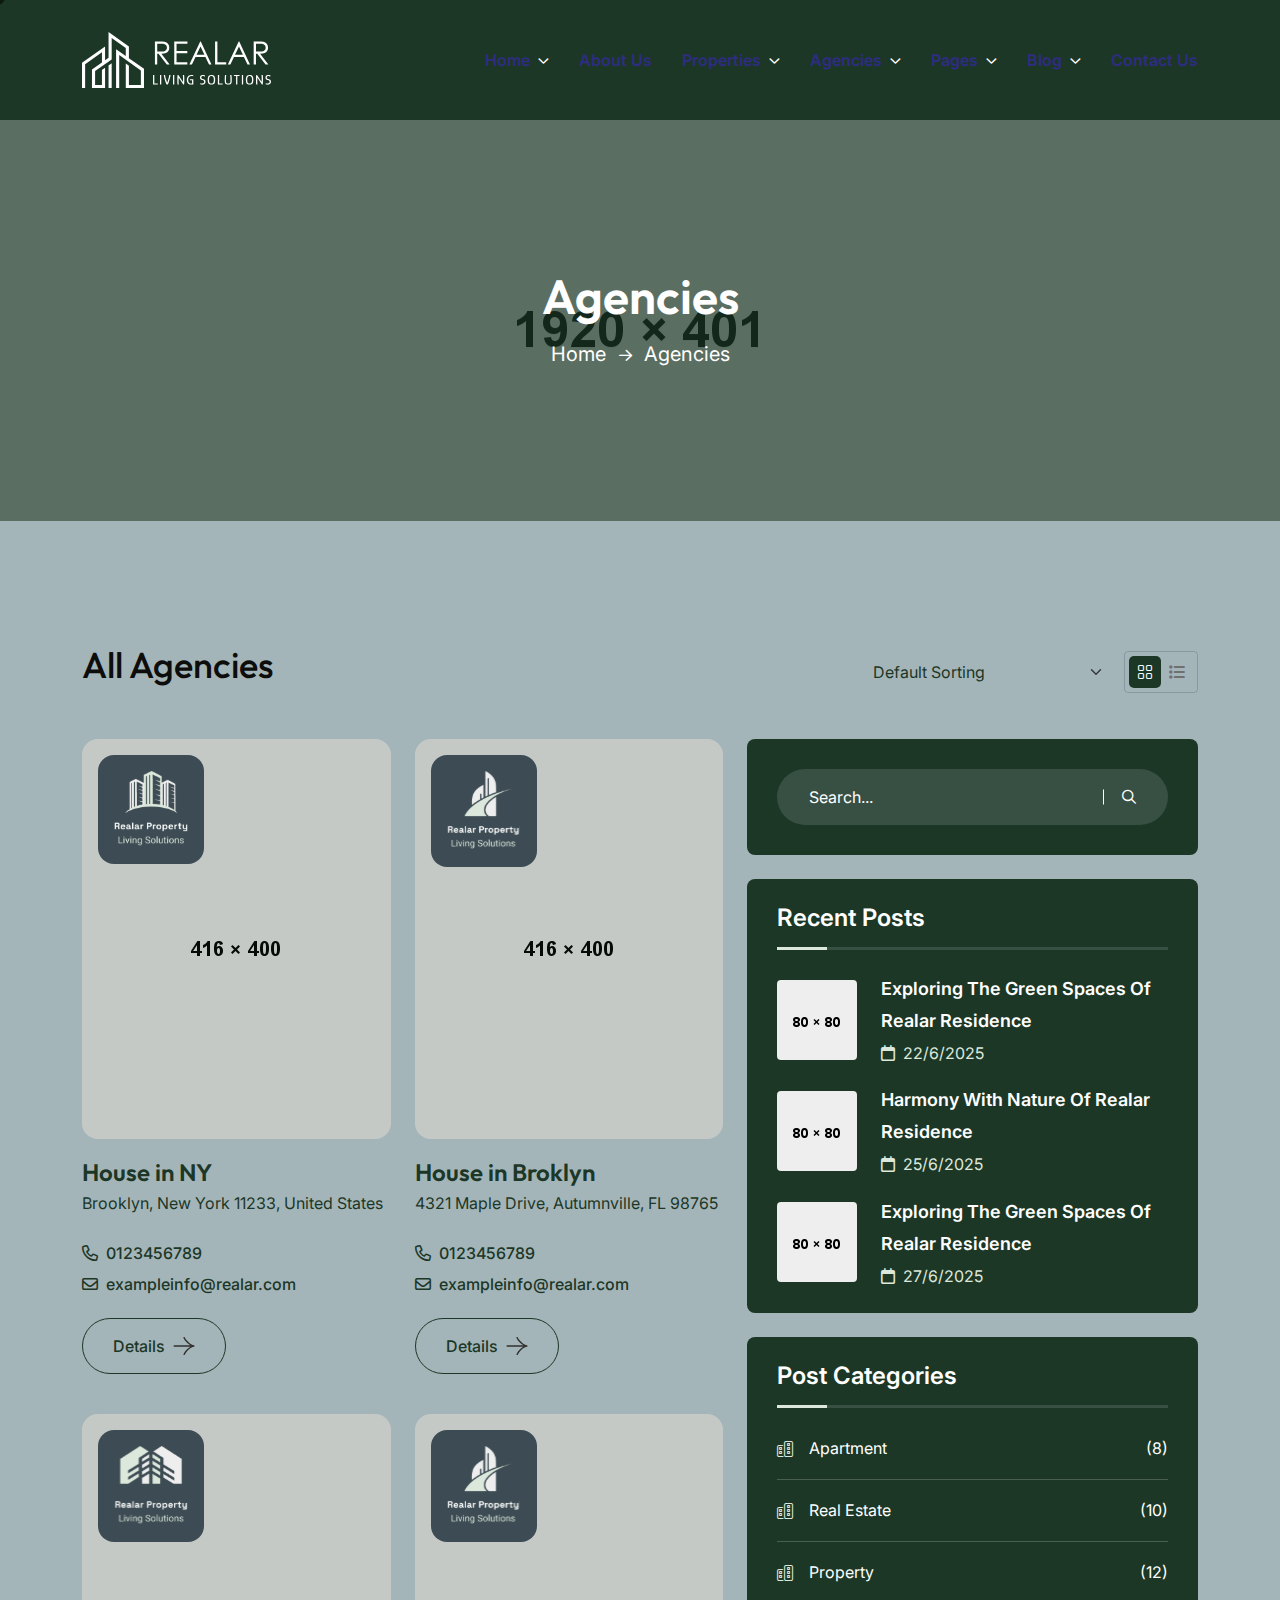
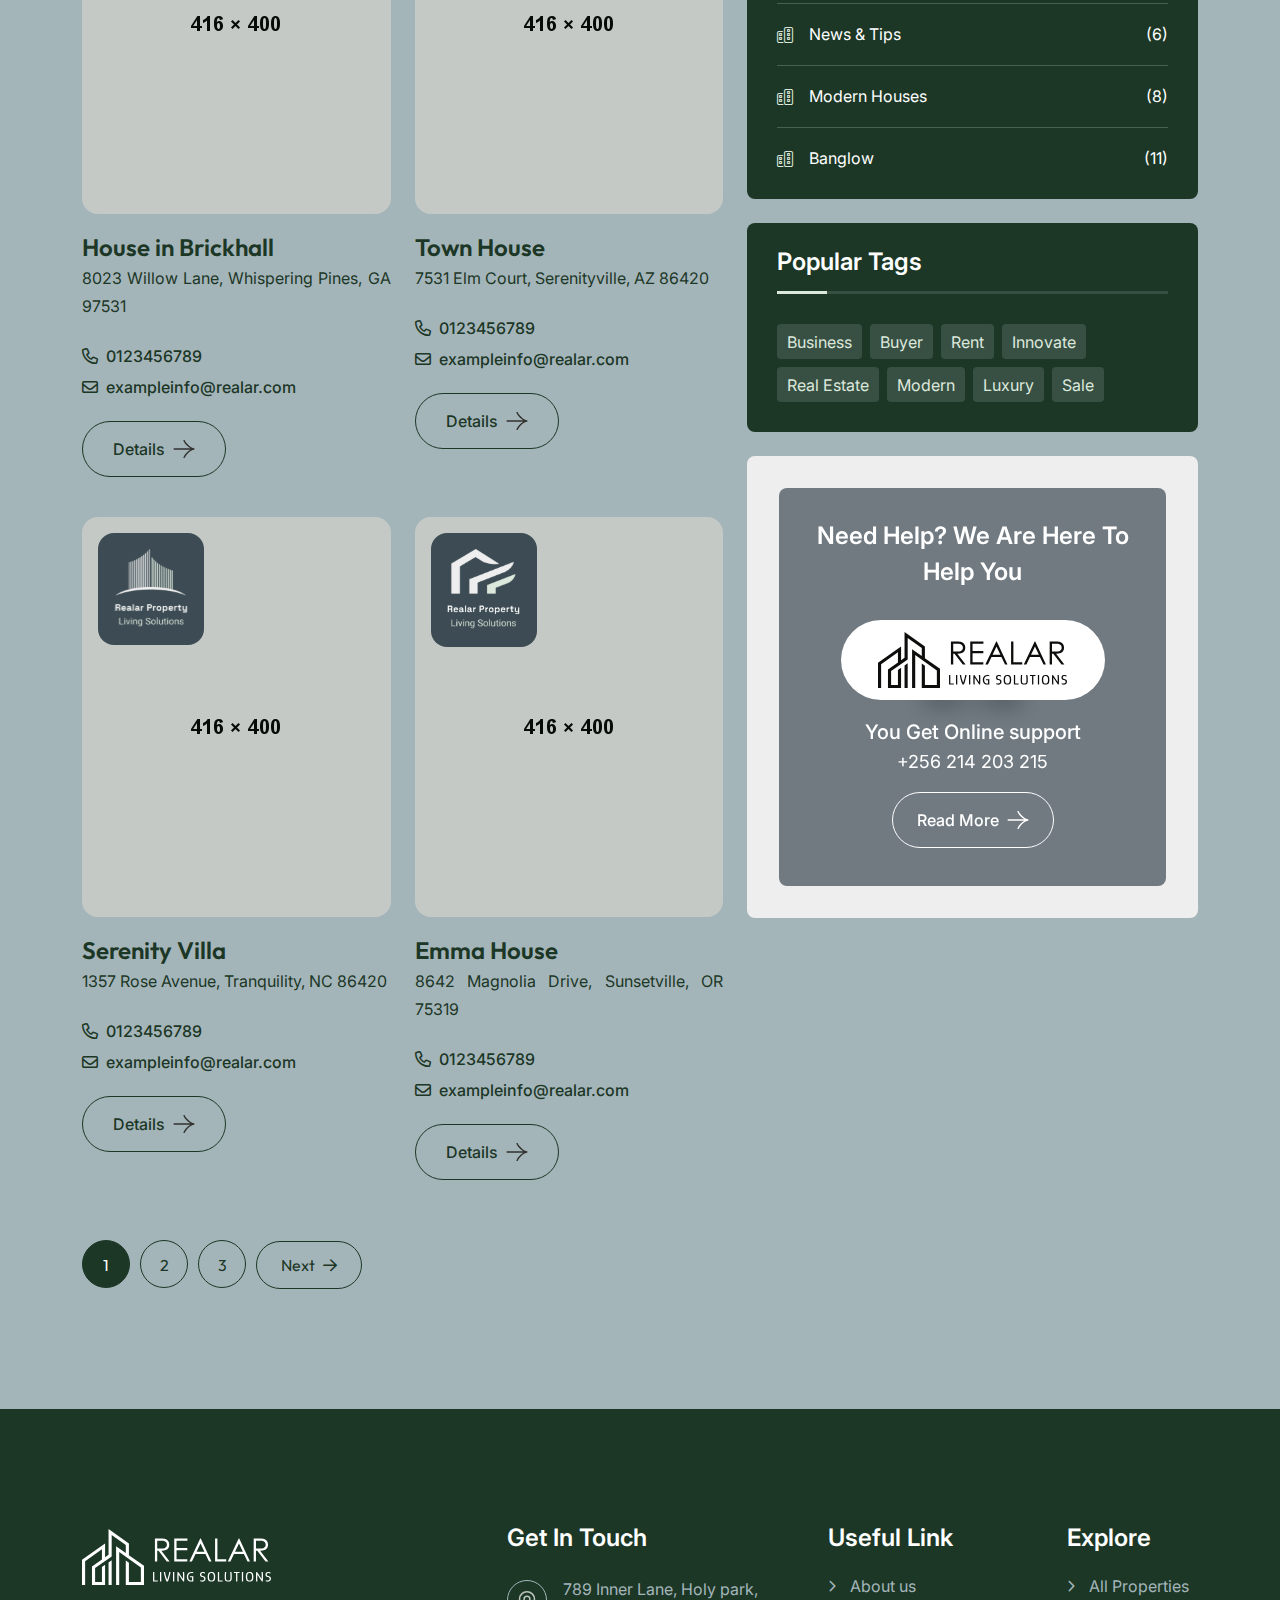
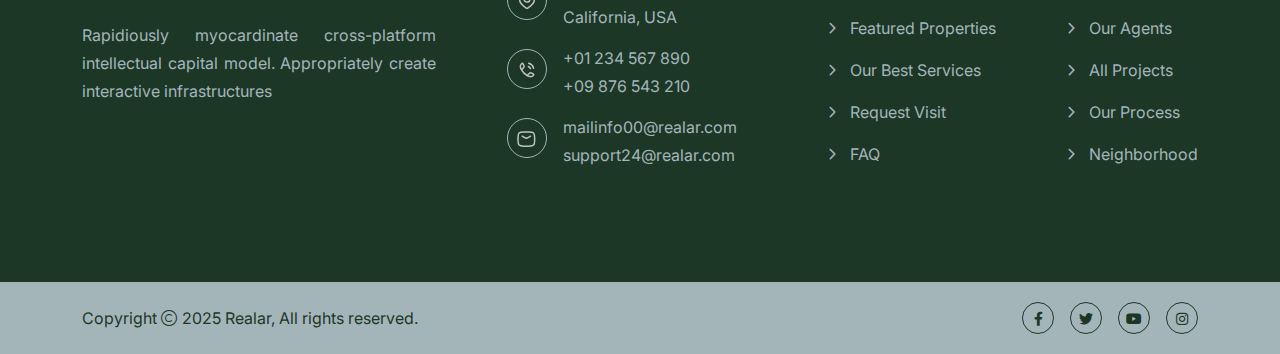
<file: agency.html>
<!doctype html>
<html class="no-js" lang="zxx" dir="ltr">

<head>
    <meta charset="utf-8">
    <meta http-equiv="x-ua-compatible" content="ie=edge">
    <title>Realar - Real Estate Apartment Complex HTML Template - Agencies</title>
    <meta name="author" content="Realar">
    <meta name="description" content="Realar - Real Estate Apartment Complex HTML Template">
    <meta name="keywords" content="Realar - Real Estate Apartment Complex HTML Template">
    <meta name="robots" content="INDEX,FOLLOW">

    <!-- Mobile Specific Metas -->
    <meta name="viewport" content="width=device-width, initial-scale=1, shrink-to-fit=no">

    <!-- Favicons - Place favicon.ico in the root directory -->
    <link rel="apple-touch-icon" sizes="57x57" href="assets/img/favicons/apple-icon-57x57.png">
    <link rel="apple-touch-icon" sizes="60x60" href="assets/img/favicons/apple-icon-60x60.png">
    <link rel="apple-touch-icon" sizes="72x72" href="assets/img/favicons/apple-icon-72x72.png">
    <link rel="apple-touch-icon" sizes="76x76" href="assets/img/favicons/apple-icon-76x76.png">
    <link rel="apple-touch-icon" sizes="114x114" href="assets/img/favicons/apple-icon-114x114.png">
    <link rel="apple-touch-icon" sizes="120x120" href="assets/img/favicons/apple-icon-120x120.png">
    <link rel="apple-touch-icon" sizes="144x144" href="assets/img/favicons/apple-icon-144x144.png">
    <link rel="apple-touch-icon" sizes="152x152" href="assets/img/favicons/apple-icon-152x152.png">
    <link rel="apple-touch-icon" sizes="180x180" href="assets/img/favicons/apple-icon-180x180.png">
    <link rel="icon" type="image/png" sizes="192x192" href="assets/img/favicons/android-icon-192x192.png">
    <link rel="icon" type="image/png" sizes="32x32" href="assets/img/favicons/favicon-32x32.png">
    <link rel="icon" type="image/png" sizes="96x96" href="assets/img/favicons/favicon-96x96.png">
    <link rel="icon" type="image/png" sizes="16x16" href="assets/img/favicons/favicon-16x16.png">
    <link rel="manifest" href="assets/img/favicons/manifest.json">
    <meta name="msapplication-TileColor" content="#ffffff">
    <meta name="msapplication-TileImage" content="assets/img/favicons/ms-icon-144x144.png">
    <meta name="theme-color" content="#ffffff">

    <!--==============================
	  Google Fonts
	============================== -->
    <link rel="preconnect" href="https://fonts.googleapis.com">
    <link rel="preconnect" href="https://fonts.gstatic.com" crossorigin>
    <link href="https://fonts.googleapis.com/css2?family=Inter:wght@100..900&family=Outfit:wght@100..900&display=swap" rel="stylesheet">

    <!--==============================
	    All CSS File
	============================== -->
    <!-- Bootstrap -->
    <link rel="stylesheet" href="assets/css/bootstrap.min.css">
    <!-- Fontawesome Icon -->
    <link rel="stylesheet" href="assets/css/fontawesome.min.css">
    <!-- Magnific Popup -->
    <link rel="stylesheet" href="assets/css/magnific-popup.min.css">
    <!-- Swiper Js -->
    <link rel="stylesheet" href="assets/css/swiper-bundle.min.css">
    <!-- datetimepicker -->
    <link rel="stylesheet" href="assets/css/jquery.datetimepicker.min.css">
    <!-- Theme Custom CSS -->
    <link rel="stylesheet" href="assets/css/style.css">

</head>

<body class="bg-light">

    <!--[if lte IE 9]>
    	<p class="browserupgrade">You are using an <strong>outdated</strong> browser. Please <a href="https://browsehappy.com/">upgrade your browser</a> to improve your experience and security.</p>
  	<![endif]-->


    <!--********************************
   		Code Start From Here 
	******************************** -->
    <div class="cursor-follower"></div>

    <!-- slider drag cursor -->
    <div class="slider-drag-cursor"><i class="fas fa-angle-left me-2"></i> DRAG <i class="fas fa-angle-right ms-2"></i></div>

    <!--==============================
     Preloader
  ==============================-->
    <div id="preloader" class="preloader ">
        <button class="th-btn style2 preloaderCls">Cancel Preloader </button>
        <div id="loader" class="th-preloader">
            <div class="animation-preloader">
                <div class="txt-loading">
                    <span preloader-text="R" class="characters">R</span>

                    <span preloader-text="E" class="characters">E</span>

                    <span preloader-text="A" class="characters">A</span>

                    <span preloader-text="L" class="characters">L</span>

                    <span preloader-text="A" class="characters">A</span>

                    <span preloader-text="R" class="characters">R</span>
                </div>
            </div>
        </div>
    </div> <!--==============================
    Mobile Menu
  ============================== -->
    <div class="th-menu-wrapper onepage-nav">
        <div class="th-menu-area text-center">
            <button class="th-menu-toggle"><i class="fal fa-times"></i></button>
            <div class="mobile-logo">
                <a href="index.html">
                    <img src="assets/img/logo-white.svg" alt="Realar">
                </a>
            </div>
            <div class="th-mobile-menu">
                <ul>
                    <li class="menu-item-has-children">
                        <a href="index.html">
                            Home
                        </a>
                        <ul class="sub-menu">
                            <li class="menu-item-has-children">
                                <a href="#">Multipage</a>
                                <ul class="sub-menu">
                                    <li><a href="index.html">Luxury Duplex</a></li>
                                    <li><a href="home-2.html">Real Estate Agency</a></li>
                                    <li><a href="home-3.html">Commercial Real Estate</a></li>
                                    <li><a href="home-4.html">Luxury Apartment</a></li>
                                    <li><a href="home-5.html">Residencial Real Estate</a></li>
                                    <li><a href="home-6.html">Urban Real Estate</a></li>
                                    <li><a href="home-7.html">Industrial Demo</a></li>
                                    <li><a href="home-8.html">Commercial Apartment</a></li>
                                    <li><a href="home-9.html">Vacation Rental</a></li>
                                    <li><a href="home-10.html">Residencial Apartment</a></li>
                                    <li><a href="home-11.html">Architectural Demo</a></li>
                                </ul>
                            </li>
                            <li class="menu-item-has-children">
                                <a href="#">Onepage</a>
                                <ul class="sub-menu">
                                    <li><a href="home-1-op.html">Luxury Duplex</a></li>
                                    <li><a href="home-2-op.html">Real Estate Agency</a></li>
                                    <li><a href="home-3-op.html">Commercial Real Estate</a></li>
                                    <li><a href="home-4-op.html">Luxury Apartment</a></li>
                                    <li><a href="home-5-op.html">Residencial Real Estate</a></li>
                                    <li><a href="home-6-op.html">Urban Real Estate</a></li>
                                    <li><a href="home-7-op.html">Industrial Demo</a></li>
                                    <li><a href="home-8-op.html">Commercial Apartment</a></li>
                                    <li><a href="home-9-op.html">Vacation Rental</a></li>
                                    <li><a href="home-10-op.html">Residencial Apartment</a></li>
                                    <li><a href="home-11-op.html">Architectural Demo</a></li>
                                </ul>
                            </li>
                            <li class="menu-item-has-children">
                                <a href="#">RTL</a>
                                <ul class="sub-menu">
                                    <li><a href="home-1-rtl.html">Luxury Duplex</a></li>
                                    <li><a href="home-2-rtl.html">Real Estate Agency</a></li>
                                    <li><a href="home-3-rtl.html">Commercial Real Estate</a></li>
                                    <li><a href="home-4-rtl.html">Luxury Apartment</a></li>
                                    <li><a href="home-5-rtl.html">Residencial Real Estate</a></li>
                                    <li><a href="home-6-rtl.html">Urban Real Estate</a></li>
                                    <li><a href="home-7-rtl.html">Industrial Demo</a></li>
                                    <li><a href="home-8-rtl.html">Commercial Apartment</a></li>
                                    <li><a href="home-9-rtl.html">Vacation Rental</a></li>
                                    <li><a href="home-10-rtl.html">Residencial Apartment</a></li>
                                    <li><a href="home-11-rtl.html">Architectural Demo</a></li>
                                </ul>
                            </li>
                        </ul>
                    </li>
                    <li><a href="about.html">
                            About Us
                        </a></li>
                    <li class="menu-item-has-children">
                        <a href="property.html">
                            Properties
                        </a>
                        <ul class="sub-menu">
                            <li><a href="property.html">
                                    Properties
                                </a></li>
                            <li><a href="property-details.html">
                                    Property Details
                                </a></li>
                        </ul>
                    </li>
                    <li class="menu-item-has-children">
                        <a href="agency.html">
                            Agencies
                        </a>
                        <ul class="sub-menu">
                            <li><a href="agency.html">
                                    Agencies
                                </a></li>
                            <li><a href="agency-details.html">
                                    Agencies Details
                                </a></li>
                        </ul>
                    </li>
                    <li class="menu-item-has-children">
                        <a href="#">
                            Pages
                        </a>
                        <ul class="sub-menu">
                            <li><a href="team.html">
                                    Agent Page
                                </a></li>
                            <li><a href="team-details.html">
                                    Agent Details
                                </a></li>
                            <li><a href="pricing.html">
                                    Pricing Page
                                </a></li>
                            <li class="menu-item-has-children"><a href="shop.html">
                                    Shop Page
                                </a>
                                <ul class="sub-menu">
                                    <li><a href="shop.html">
                                            Shop Page
                                        </a></li>
                                    <li><a href="shop-details.html">
                                            Shop Details
                                        </a></li>
                                    <li><a href="cart.html">
                                            Cart Page
                                        </a></li>
                                    <li><a href="checkout.html">
                                            Checkout Page
                                        </a></li>
                                    <li><a href="wishlist.html">
                                            Wistlist Page
                                        </a></li>
                                </ul>
                            </li>
                            <li><a href="error.html">
                                    Error Page
                                </a></li>
                        </ul>
                    </li>
                    <li class="menu-item-has-children">
                        <a href="blog.html">
                            Blog
                        </a>
                        <ul class="sub-menu">
                            <li><a href="blog.html">
                                    Blog Page
                                </a></li>
                            <li><a href="blog-details.html">
                                    Blog Details
                                </a></li>
                        </ul>
                    </li>
                    <li><a href="contact.html">
                            Contact Us
                        </a></li>
                </ul>
            </div>
        </div>
    </div><!--==============================
    Sidemenu
============================== -->
    <div class="sidemenu-wrapper sidemenu-info d-none d-lg-block ">
        <div class="sidemenu-content">
            <button class="closeButton sideMenuCls"><i class="far fa-times"></i></button>
            <div class="widget  ">
                <div class="th-widget-about">
                    <div class="about-logo">
                        <a href="index.html"><img src="assets/img/logo.svg" alt="Realar"></a>
                    </div>
                    <p class="about-text"> Rapidiously myocardinate cross-platform intellectual capital model. Appropriately create interactive infrastructures</p>
                </div>
            </div>
            <div class="widget  ">
                <h3 class="widget_title">Get In Touch</h3>
                <div class="th-widget-contact">
                    <div class="info-box_text">
                        <div class="icon"><img src="assets/img/icon/location-dot.svg" alt="img"></div>
                        <div class="details">
                            <p>789 Inner Lane, Holy park,</p>
                            <p>California, USA</p>
                        </div>
                    </div>
                    <div class="info-box_text">
                        <div class="icon">
                            <img src="assets/img/icon/phone.svg" alt="img">
                        </div>
                        <div class="details">
                            <p><a href="tel:+0123456789" class="info-box_link">+01 234 567 890</a></p>
                            <p><a href="tel:+09876543210" class="info-box_link">+09 876 543 210</a></p>
                        </div>
                    </div>
                    <div class="info-box_text">
                        <div class="icon">
                            <img src="assets/img/icon/envelope.svg" alt="img">
                        </div>
                        <div class="details">
                            <p><a href="mailto:mailinfo00@realar.com" class="info-box_link">mailinfo00@realar.com</a></p>
                            <p><a href="mailto:support24@realar.com" class="info-box_link">support24@realar.com</a></p>
                        </div>
                    </div>
                </div>
            </div>
            <div class="widget newsletter-widget  ">
                <h3 class="widget_title">Subscribe Now</h3>
                <form class="newsletter-form">
                    <div class="form-group">
                        <input class="form-control" type="email" placeholder="Email Address" required="">
                        <button type="submit" class="th-btn"><i class="far fa-paper-plane text-theme"></i></button>
                    </div>
                </form>
                <div class="th-social style2">
                    <a href="https://www.facebook.com/"><i class="fab fa-facebook-f"></i></a>
                    <a href="https://www.twitter.com/"><i class="fab fa-twitter"></i></a>
                    <a href="https://www.linkedin.com/"><i class="fab fa-linkedin-in"></i></a>
                    <a href="https://www.behance.com/"><i class="fab fa-behance"></i></a>
                    <a href="https://www.vimeo.com/"><i class="fab fa-vimeo-v"></i></a>
                </div>
            </div>
        </div>
    </div><!--==============================
	Header Area
==============================-->
    <header class="th-header header-default">
        <div class="sticky-wrapper">
            <!-- Main Menu Area -->
            <div class="menu-area">
                <div class="container">
                    <div class="row align-items-center justify-content-between">
                        <div class="col-auto">
                            <div class="header-logo">
                                <a href="index.html">
                                    <img src="assets/img/logo-white2.svg" alt="Realar">
                                </a>
                            </div>
                        </div>
                        <div class="col-auto">
                            <nav class="main-menu d-none d-lg-inline-block">
                                <ul>
                                    <li class="menu-item-has-children">
                                        <a href="index.html">
                                            Home
                                        </a>
                                        <ul class="mega-menu mega-menu-content">
                                            <li>
                                                <div class="container">
                                                    <div class="row gy-4">
                                                        <div class="col-lg-3">
                                                            <div class="mega-menu-box">
                                                                <div class="mega-menu-img">
                                                                    <img src="assets/img/pages/index.jpg" alt="Home One">
                                                                    <div class="btn-wrap">
                                                                        <a href="index.html" class="th-btn style-border">Multipage</a>
                                                                        <a href="home-1-op.html" class="th-btn style-border">Onepage</a>
                                                                        <a href="home-1-rtl.html" class="th-btn style-border">RTL Demo</a>
                                                                    </div>
                                                                </div>
                                                                <h3 class="mega-menu-title"><a href="index.html">Luxury Duplex</a></h3>
                                                            </div>
                                                        </div>
                                                        <div class="col-lg-3">
                                                            <div class="mega-menu-box">
                                                                <div class="mega-menu-img">
                                                                    <img src="assets/img/pages/home-2.jpg" alt="Home Two">
                                                                    <div class="btn-wrap">
                                                                        <a href="home-2.html" class="th-btn style-border">Multipage</a>
                                                                        <a href="home-2-op.html" class="th-btn style-border">Onepage</a>
                                                                        <a href="home-2-rtl.html" class="th-btn style-border">RTL Demo</a>
                                                                    </div>
                                                                </div>
                                                                <h3 class="mega-menu-title"><a href="home-2.html">Real Estate Agency</a></h3>
                                                            </div>
                                                        </div>
                                                        <div class="col-lg-3">
                                                            <div class="mega-menu-box">
                                                                <div class="mega-menu-img">
                                                                    <img src="assets/img/pages/home-3.jpg" alt="Home Three">
                                                                    <div class="btn-wrap">
                                                                        <a href="home-3.html" class="th-btn style-border">Multipage</a>
                                                                        <a href="home-3-op.html" class="th-btn style-border">Onepage</a>
                                                                        <a href="home-3-rtl.html" class="th-btn style-border">RTL Demo</a>
                                                                    </div>
                                                                </div>
                                                                <h3 class="mega-menu-title"><a href="home-3.html">Commercial Real Estate</a></h3>
                                                            </div>
                                                        </div>
                                                        <div class="col-lg-3">
                                                            <div class="mega-menu-box">
                                                                <div class="mega-menu-img">
                                                                    <img src="assets/img/pages/home-4.jpg" alt="Home Four">
                                                                    <div class="btn-wrap">
                                                                        <a href="home-4.html" class="th-btn style-border">Multipage</a>
                                                                        <a href="home-4-op.html" class="th-btn style-border">Onepage</a>
                                                                        <a href="home-4-rtl.html" class="th-btn style-border">RTL Demo</a>
                                                                    </div>
                                                                </div>
                                                                <h3 class="mega-menu-title"><a href="home-4.html">Luxury Apartment</a></h3>
                                                            </div>
                                                        </div>
                                                        <div class="col-lg-3">
                                                            <div class="mega-menu-box">
                                                                <div class="mega-menu-img">
                                                                    <img src="assets/img/pages/home-5.jpg" alt="Home Five">
                                                                    <div class="btn-wrap">
                                                                        <a href="home-5.html" class="th-btn style-border">Multipage</a>
                                                                        <a href="home-5-op.html" class="th-btn style-border">Onepage</a>
                                                                        <a href="home-5-rtl.html" class="th-btn style-border">RTL Demo</a>
                                                                    </div>
                                                                </div>
                                                                <h3 class="mega-menu-title"><a href="home-5.html">Residencial Real Estate</a></h3>
                                                            </div>
                                                        </div>
                                                        <div class="col-lg-3">
                                                            <div class="mega-menu-box">
                                                                <div class="mega-menu-img">
                                                                    <img src="assets/img/pages/home-6.jpg" alt="Home Six">
                                                                    <div class="btn-wrap">
                                                                        <a href="home-6.html" class="th-btn style-border">Multipage</a>
                                                                        <a href="home-6-op.html" class="th-btn style-border">Onepage</a>
                                                                        <a href="home-6-rtl.html" class="th-btn style-border">RTL Demo</a>
                                                                    </div>
                                                                </div>
                                                                <h3 class="mega-menu-title"><a href="home-6.html">Urban Real Estate</a></h3>
                                                            </div>
                                                        </div>
                                                        <div class="col-lg-3">
                                                            <div class="mega-menu-box">
                                                                <div class="mega-menu-img">
                                                                    <img src="assets/img/pages/home-7.jpg" alt="Home Seven">
                                                                    <div class="btn-wrap">
                                                                        <a href="home-7.html" class="th-btn style-border">Multipage</a>
                                                                        <a href="home-7-op.html" class="th-btn style-border">Onepage</a>
                                                                        <a href="home-7-rtl.html" class="th-btn style-border">RTL Demo</a>
                                                                    </div>
                                                                </div>
                                                                <h3 class="mega-menu-title"><a href="home-7.html">Industrial Demo</a></h3>
                                                            </div>
                                                        </div>
                                                        <div class="col-lg-3">
                                                            <div class="mega-menu-box">
                                                                <div class="mega-menu-img">
                                                                    <img src="assets/img/pages/home-8.jpg" alt="Home Eight">
                                                                    <div class="btn-wrap">
                                                                        <a href="home-8.html" class="th-btn style-border">Multipage</a>
                                                                        <a href="home-8-op.html" class="th-btn style-border">Onepage</a>
                                                                        <a href="home-8-rtl.html" class="th-btn style-border">RTL Demo</a>
                                                                    </div>
                                                                </div>
                                                                <h3 class="mega-menu-title"><a href="home-8.html">Commercial Apartment</a></h3>
                                                            </div>
                                                        </div>
                                                        <div class="col-lg-3">
                                                            <div class="mega-menu-box">
                                                                <div class="mega-menu-img">
                                                                    <img src="assets/img/pages/home-9.jpg" alt="Home Nine">
                                                                    <div class="btn-wrap">
                                                                        <a href="home-9.html" class="th-btn style-border">Multipage</a>
                                                                        <a href="home-9-op.html" class="th-btn style-border">Onepage</a>
                                                                        <a href="home-9-rtl.html" class="th-btn style-border">RTL Demo</a>
                                                                    </div>
                                                                </div>
                                                                <h3 class="mega-menu-title"><a href="home-9.html">Vacation Rental</a></h3>
                                                            </div>
                                                        </div>
                                                        <div class="col-lg-3">
                                                            <div class="mega-menu-box">
                                                                <div class="mega-menu-img">
                                                                    <img src="assets/img/pages/home-10.jpg" alt="Home Ten">
                                                                    <div class="btn-wrap">
                                                                        <a href="home-10.html" class="th-btn style-border">Multipage</a>
                                                                        <a href="home-10-op.html" class="th-btn style-border">Onepage</a>
                                                                        <a href="home-10-rtl.html" class="th-btn style-border">RTL Demo</a>
                                                                    </div>
                                                                </div>
                                                                <h3 class="mega-menu-title"><a href="home-10.html">Residencial Apartment</a></h3>
                                                            </div>
                                                        </div>
                                                        <div class="col-lg-3">
                                                            <div class="mega-menu-box">
                                                                <div class="mega-menu-img">
                                                                    <img src="assets/img/pages/home-11.jpg" alt="Home Eleven">
                                                                    <div class="btn-wrap">
                                                                        <a href="home-11.html" class="th-btn style-border">Multipage</a>
                                                                        <a href="home-11-op.html" class="th-btn style-border">Onepage</a>
                                                                        <a href="home-11-rtl.html" class="th-btn style-border">RTL Demo</a>
                                                                    </div>
                                                                </div>
                                                                <h3 class="mega-menu-title"><a href="home-11.html">Architectural Demo</a></h3>
                                                            </div>
                                                        </div>
                                                    </div>
                                                </div>
                                            </li>
                                        </ul>
                                    </li>
                                    <li><a href="about.html">
                                            About Us
                                        </a></li>
                                    <li class="menu-item-has-children">
                                        <a href="property.html">
                                            Properties
                                        </a>
                                        <ul class="sub-menu">
                                            <li><a href="property.html">
                                                    Properties
                                                </a></li>
                                            <li><a href="property-details.html">
                                                    Property Details
                                                </a></li>
                                        </ul>
                                    </li>
                                    <li class="menu-item-has-children">
                                        <a href="agency.html">
                                            Agencies
                                        </a>
                                        <ul class="sub-menu">
                                            <li><a href="agency.html">
                                                    Agencies
                                                </a></li>
                                            <li><a href="agency-details.html">
                                                    Agencies Details
                                                </a></li>
                                        </ul>
                                    </li>
                                    <li class="menu-item-has-children">
                                        <a href="#">
                                            Pages
                                        </a>
                                        <ul class="sub-menu">
                                            <li><a href="team.html">
                                                    Agent Page
                                                </a></li>
                                            <li><a href="team-details.html">
                                                    Agent Details
                                                </a></li>
                                            <li><a href="pricing.html">
                                                    Pricing Page
                                                </a></li>
                                            <li class="menu-item-has-children"><a href="shop.html">
                                                    Shop Page
                                                </a>
                                                <ul class="sub-menu">
                                                    <li><a href="shop.html">
                                                            Shop Page
                                                        </a></li>
                                                    <li><a href="shop-details.html">
                                                            Shop Details
                                                        </a></li>
                                                    <li><a href="cart.html">
                                                            Cart Page
                                                        </a></li>
                                                    <li><a href="checkout.html">
                                                            Checkout Page
                                                        </a></li>
                                                    <li><a href="wishlist.html">
                                                            Wistlist Page
                                                        </a></li>
                                                </ul>
                                            </li>
                                            <li><a href="error.html">
                                                    Error Page
                                                </a></li>
                                        </ul>
                                    </li>
                                    <li class="menu-item-has-children">
                                        <a href="blog.html">
                                            Blog
                                        </a>
                                        <ul class="sub-menu">
                                            <li><a href="blog.html">
                                                    Blog Page
                                                </a></li>
                                            <li><a href="blog-details.html">
                                                    Blog Details
                                                </a></li>
                                        </ul>
                                    </li>
                                    <li><a href="contact.html">
                                            Contact Us
                                        </a></li>
                                </ul>
                            </nav>
                            <div class="header-button d-flex d-lg-none">
                                <button type="button" class="th-menu-toggle sidebar-btn">
                                    <span class="line"></span>
                                    <span class="line"></span>
                                    <span class="line"></span>
                                </button>
                            </div>
                        </div>
                        <div class="col-auto d-none d-xxl-block">
                            <div class="header-button">
                                <a href="contact.html" class="th-btn style-border th-btn-icon">Request A Visit</a>
                                <button type="button" class="simple-icon sideMenuInfo sidebar-btn style2">
                                    <span class="line"></span>
                                    <span class="line"></span>
                                    <span class="line"></span>
                                </button>
                            </div>
                        </div>
                    </div>
                </div>
            </div>
        </div>
    </header>


    <!--==============================
    Breadcumb
============================== -->
    <div class="breadcumb-wrapper " data-bg-src="assets/img/bg/breadcumb-bg.jpg">
        <div class="container">
            <div class="row justify-content-center">
                <div class="col-xl-9">
                    <div class="breadcumb-content">
                        <h1 class="breadcumb-title">Agencies</h1>
                        <ul class="breadcumb-menu">
                            <li><a href="index.html">Home</a></li>
                            <li>Agencies</li>
                        </ul>
                    </div>
                </div>
            </div>
        </div>
    </div><!--==============================
Property Page Area
==============================-->
    <section class="space-top space-extra-bottom">
        <div class="container">
            <div class="th-sort-bar">
                <div class="row justify-content-between align-items-center">
                    <div class="col-md">
                        <h2 class="fw-medium">All Agencies</h2>
                    </div>

                    <div class="col-md-auto">
                        <div class="sorting-filter-wrap">
                            <form class="woocommerce-ordering" method="get">
                                <select name="orderby" class="orderby" aria-label="Shop order">
                                    <option value="menu_order" selected="selected">Default Sorting</option>
                                    <option value="popularity">Sort by popularity</option>
                                    <option value="rating">Sort by average rating</option>
                                    <option value="date">Sort by latest</option>
                                    <option value="price">Sort by price: low to high</option>
                                    <option value="price-desc">Sort by price: high to low</option>
                                </select>
                            </form>
                            <div class="nav" role=tablist>
                                <a class="active" href="#" id="tab-shop-list" data-bs-toggle="tab" data-bs-target="#tab-list" role="tab" aria-controls="tab-grid" aria-selected="false"><i class="fa-light fa-grid-2"></i></a>
                                <a href="#" id="tab-shop-grid" data-bs-toggle="tab" data-bs-target="#tab-grid" role="tab" aria-controls="tab-grid" aria-selected="true"><i class="fa-solid fa-list"></i></a>
                            </div>
                        </div>
                    </div>
                </div>
            </div>
            <div class="row">
                <div class="col-xxl-8 col-lg-7">
                    <div class="tab-content" id="nav-tabContent">
                        <div class="tab-pane fade active show" id="tab-list" role="tabpanel" aria-labelledby="tab-shop-list">
                            <div class="row gy-40">
                                <div class="col-md-6">
                                    <div class="agency-card">
                                        <div class="agency-card-img">
                                            <img src="assets/img/agency/1-1.png" alt="img">
                                            <div class="agency-card-brand">
                                                <img src="assets/img/brand/brand_1_1.svg" alt="">
                                            </div>
                                        </div>
                                        <div class="agency-card-details">
                                            <h4 class="agency-card-title"><a href="property-details.html">House in NY</a></h4>
                                            <p class="agency-card-text">Brooklyn, New York 11233, United States</p>
                                            <div class="agency-card-meta">
                                                <div class="media-left">
                                                    <p class="agency-card-text"><i class="far fa-phone"></i><strong>0123456789</strong></p>
                                                    <p class="agency-card-text"><i class="far fa-envelope"></i><strong>exampleinfo@realar.com</strong></p>
                                                </div>
                                                <div class="btn-wrap">
                                                    <a href="property-details.html" class="th-btn style-border2 th-btn-icon">Details</a>
                                                </div>
                                            </div>
                                        </div>
                                    </div>
                                </div>

                                <div class="col-md-6">
                                    <div class="agency-card">
                                        <div class="agency-card-img">
                                            <img src="assets/img/agency/1-2.png" alt="img">
                                            <div class="agency-card-brand">
                                                <img src="assets/img/brand/brand_1_2.svg" alt="">
                                            </div>
                                        </div>
                                        <div class="agency-card-details">
                                            <h4 class="agency-card-title"><a href="property-details.html">House in Broklyn</a></h4>
                                            <p class="agency-card-text">4321 Maple Drive, Autumnville, FL 98765</p>
                                            <div class="agency-card-meta">
                                                <div class="media-left">
                                                    <p class="agency-card-text"><i class="far fa-phone"></i><strong>0123456789</strong></p>
                                                    <p class="agency-card-text"><i class="far fa-envelope"></i><strong>exampleinfo@realar.com</strong></p>
                                                </div>
                                                <div class="btn-wrap">
                                                    <a href="property-details.html" class="th-btn style-border2 th-btn-icon">Details</a>
                                                </div>
                                            </div>
                                        </div>
                                    </div>
                                </div>

                                <div class="col-md-6">
                                    <div class="agency-card">
                                        <div class="agency-card-img">
                                            <img src="assets/img/agency/1-3.png" alt="img">
                                            <div class="agency-card-brand">
                                                <img src="assets/img/brand/brand_1_3.svg" alt="">
                                            </div>
                                        </div>
                                        <div class="agency-card-details">
                                            <h4 class="agency-card-title"><a href="property-details.html">House in Brickhall</a></h4>
                                            <p class="agency-card-text">8023 Willow Lane, Whispering Pines, GA 97531</p>
                                            <div class="agency-card-meta">
                                                <div class="media-left">
                                                    <p class="agency-card-text"><i class="far fa-phone"></i><strong>0123456789</strong></p>
                                                    <p class="agency-card-text"><i class="far fa-envelope"></i><strong>exampleinfo@realar.com</strong></p>
                                                </div>
                                                <div class="btn-wrap">
                                                    <a href="property-details.html" class="th-btn style-border2 th-btn-icon">Details</a>
                                                </div>
                                            </div>
                                        </div>
                                    </div>
                                </div>

                                <div class="col-md-6">
                                    <div class="agency-card">
                                        <div class="agency-card-img">
                                            <img src="assets/img/agency/1-4.png" alt="img">
                                            <div class="agency-card-brand">
                                                <img src="assets/img/brand/brand_1_4.svg" alt="">
                                            </div>
                                        </div>
                                        <div class="agency-card-details">
                                            <h4 class="agency-card-title"><a href="property-details.html">Town House</a></h4>
                                            <p class="agency-card-text">7531 Elm Court, Serenityville, AZ 86420</p>
                                            <div class="agency-card-meta">
                                                <div class="media-left">
                                                    <p class="agency-card-text"><i class="far fa-phone"></i><strong>0123456789</strong></p>
                                                    <p class="agency-card-text"><i class="far fa-envelope"></i><strong>exampleinfo@realar.com</strong></p>
                                                </div>
                                                <div class="btn-wrap">
                                                    <a href="property-details.html" class="th-btn style-border2 th-btn-icon">Details</a>
                                                </div>
                                            </div>
                                        </div>
                                    </div>
                                </div>

                                <div class="col-md-6">
                                    <div class="agency-card">
                                        <div class="agency-card-img">
                                            <img src="assets/img/agency/1-5.png" alt="img">
                                            <div class="agency-card-brand">
                                                <img src="assets/img/brand/brand_1_5.svg" alt="">
                                            </div>
                                        </div>
                                        <div class="agency-card-details">
                                            <h4 class="agency-card-title"><a href="property-details.html">Serenity Villa</a></h4>
                                            <p class="agency-card-text">1357 Rose Avenue, Tranquility, NC 86420</p>
                                            <div class="agency-card-meta">
                                                <div class="media-left">
                                                    <p class="agency-card-text"><i class="far fa-phone"></i><strong>0123456789</strong></p>
                                                    <p class="agency-card-text"><i class="far fa-envelope"></i><strong>exampleinfo@realar.com</strong></p>
                                                </div>
                                                <div class="btn-wrap">
                                                    <a href="property-details.html" class="th-btn style-border2 th-btn-icon">Details</a>
                                                </div>
                                            </div>
                                        </div>
                                    </div>
                                </div>

                                <div class="col-md-6">
                                    <div class="agency-card">
                                        <div class="agency-card-img">
                                            <img src="assets/img/agency/1-6.png" alt="img">
                                            <div class="agency-card-brand">
                                                <img src="assets/img/brand/brand_1_6.svg" alt="">
                                            </div>
                                        </div>
                                        <div class="agency-card-details">
                                            <h4 class="agency-card-title"><a href="property-details.html">Emma House</a></h4>
                                            <p class="agency-card-text">8642 Magnolia Drive, Sunsetville, OR 75319</p>
                                            <div class="agency-card-meta">
                                                <div class="media-left">
                                                    <p class="agency-card-text"><i class="far fa-phone"></i><strong>0123456789</strong></p>
                                                    <p class="agency-card-text"><i class="far fa-envelope"></i><strong>exampleinfo@realar.com</strong></p>
                                                </div>
                                                <div class="btn-wrap">
                                                    <a href="property-details.html" class="th-btn style-border2 th-btn-icon">Details</a>
                                                </div>
                                            </div>
                                        </div>
                                    </div>
                                </div>

                            </div>
                            <div class="mt-60">
                                <div class="th-pagination ">
                                    <ul>
                                        <!-- <li><a class="prev-page" href="blog.html"><i class="far fa-arrow-left me-2"></i>Previous</a></li> -->
                                        <li><a class="active" href="blog.html">1</a></li>
                                        <li><a href="blog.html">2</a></li>
                                        <li><a href="blog.html">3</a></li>
                                        <li><a class="next-page" href="blog.html">Next<i class="far fa-arrow-right ms-2"></i></a></li>
                                    </ul>
                                </div>
                            </div>
                        </div>
                        <div class="tab-pane fade" id="tab-grid" role="tabpanel" aria-labelledby="tab-shop-grid">
                            <div class="row gy-30">
                                <div class="">
                                    <div class="agency-card style-flex">
                                        <div class="agency-card-img">
                                            <img src="assets/img/agency/1-1.png" alt="img">
                                            <div class="agency-card-brand">
                                                <img src="assets/img/brand/brand_1_1.svg" alt="">
                                            </div>
                                        </div>
                                        <div class="agency-card-details">
                                            <h4 class="agency-card-title"><a href="property-details.html">House in NY</a></h4>
                                            <p class="agency-card-text">Welcome to our stylish and spacious property. This gem offers a modern and comfortable retreat for up to four guests. Upon entering, you'll be greeted by a tastefully furnished living room, featuring a cozy sofa, a large TV, and a dining area with seating for four.</p>
                                            <div class="agency-card-meta">
                                                <div class="media-left">
                                                    <p class="agency-card-text"><i class="far fa-phone"></i><strong>0123456789</strong></p>
                                                    <p class="agency-card-text"><i class="far fa-envelope"></i><strong>exampleinfo@realar.com</strong></p>
                                                </div>
                                                <div class="btn-wrap">
                                                    <a href="property-details.html" class="th-btn style-border2 th-btn-icon">Details</a>
                                                </div>
                                            </div>
                                        </div>
                                    </div>
                                </div>

                                <div class="">
                                    <div class="agency-card style-flex">
                                        <div class="agency-card-img">
                                            <img src="assets/img/agency/1-2.png" alt="img">
                                            <div class="agency-card-brand">
                                                <img src="assets/img/brand/brand_1_2.svg" alt="">
                                            </div>
                                        </div>
                                        <div class="agency-card-details">
                                            <h4 class="agency-card-title"><a href="property-details.html">House in Broklyn</a></h4>
                                            <p class="agency-card-text">Welcome to our stylish and spacious property. This gem offers a modern and comfortable retreat for up to four guests. Upon entering, you'll be greeted by a tastefully furnished living room, featuring a cozy sofa, a large TV, and a dining area with seating for four.</p>
                                            <div class="agency-card-meta">
                                                <div class="media-left">
                                                    <p class="agency-card-text"><i class="far fa-phone"></i><strong>0123456789</strong></p>
                                                    <p class="agency-card-text"><i class="far fa-envelope"></i><strong>exampleinfo@realar.com</strong></p>
                                                </div>
                                                <div class="btn-wrap">
                                                    <a href="property-details.html" class="th-btn style-border2 th-btn-icon">Details</a>
                                                </div>
                                            </div>
                                        </div>
                                    </div>
                                </div>

                                <div class="">
                                    <div class="agency-card style-flex">
                                        <div class="agency-card-img">
                                            <img src="assets/img/agency/1-3.png" alt="img">
                                            <div class="agency-card-brand">
                                                <img src="assets/img/brand/brand_1_3.svg" alt="">
                                            </div>
                                        </div>
                                        <div class="agency-card-details">
                                            <h4 class="agency-card-title"><a href="property-details.html">House in Brickhall</a></h4>
                                            <p class="agency-card-text">Welcome to our stylish and spacious property. This gem offers a modern and comfortable retreat for up to four guests. Upon entering, you'll be greeted by a tastefully furnished living room, featuring a cozy sofa, a large TV, and a dining area with seating for four.</p>
                                            <div class="agency-card-meta">
                                                <div class="media-left">
                                                    <p class="agency-card-text"><i class="far fa-phone"></i><strong>0123456789</strong></p>
                                                    <p class="agency-card-text"><i class="far fa-envelope"></i><strong>exampleinfo@realar.com</strong></p>
                                                </div>
                                                <div class="btn-wrap">
                                                    <a href="property-details.html" class="th-btn style-border2 th-btn-icon">Details</a>
                                                </div>
                                            </div>
                                        </div>
                                    </div>
                                </div>

                                <div class="">
                                    <div class="agency-card style-flex">
                                        <div class="agency-card-img">
                                            <img src="assets/img/agency/1-4.png" alt="img">
                                            <div class="agency-card-brand">
                                                <img src="assets/img/brand/brand_1_4.svg" alt="">
                                            </div>
                                        </div>
                                        <div class="agency-card-details">
                                            <h4 class="agency-card-title"><a href="property-details.html">Town House</a></h4>
                                            <p class="agency-card-text">Welcome to our stylish and spacious property. This gem offers a modern and comfortable retreat for up to four guests. Upon entering, you'll be greeted by a tastefully furnished living room, featuring a cozy sofa, a large TV, and a dining area with seating for four.</p>
                                            <div class="agency-card-meta">
                                                <div class="media-left">
                                                    <p class="agency-card-text"><i class="far fa-phone"></i><strong>0123456789</strong></p>
                                                    <p class="agency-card-text"><i class="far fa-envelope"></i><strong>exampleinfo@realar.com</strong></p>
                                                </div>
                                                <div class="btn-wrap">
                                                    <a href="property-details.html" class="th-btn style-border2 th-btn-icon">Details</a>
                                                </div>
                                            </div>
                                        </div>
                                    </div>
                                </div>

                            </div>
                            <div class="mt-60">
                                <div class="th-pagination ">
                                    <ul>
                                        <!-- <li><a class="prev-page" href="blog.html"><i class="far fa-arrow-left me-2"></i>Previous</a></li> -->
                                        <li><a class="active" href="blog.html">1</a></li>
                                        <li><a href="blog.html">2</a></li>
                                        <li><a href="blog.html">3</a></li>
                                        <li><a class="next-page" href="blog.html">Next<i class="far fa-arrow-right ms-2"></i></a></li>
                                    </ul>
                                </div>
                            </div>
                        </div>

                    </div>
                </div>
                <div class="col-xxl-4 col-lg-5">
                    <aside class="sidebar-area">
                        <div class="widget widget_search  ">
                            <form class="search-form">
                                <input type="text" placeholder="Search...">
                                <button type="submit"><i class="far fa-search"></i></button>
                            </form>
                        </div>
                        <div class="widget  ">
                            <h3 class="widget_title">Recent Posts</h3>
                            <div class="recent-post-wrap">
                                <div class="recent-post">
                                    <div class="media-img">
                                        <a href="blog-details.html"><img src="assets/img/blog/recent-post-1-1.jpg" alt="Blog Image"></a>
                                    </div>
                                    <div class="media-body">
                                        <h4 class="post-title"><a class="text-inherit" href="blog-details.html">Exploring The Green Spaces Of Realar Residence</a></h4>
                                        <div class="recent-post-meta">
                                            <a href="blog.html"><i class="far fa-calendar"></i>22/6/2025</a>
                                        </div>
                                    </div>
                                </div>
                                <div class="recent-post">
                                    <div class="media-img">
                                        <a href="blog-details.html"><img src="assets/img/blog/recent-post-1-2.jpg" alt="Blog Image"></a>
                                    </div>
                                    <div class="media-body">
                                        <h4 class="post-title"><a class="text-inherit" href="blog-details.html">Harmony With Nature Of Realar Residence</a></h4>
                                        <div class="recent-post-meta">
                                            <a href="blog.html"><i class="far fa-calendar"></i>25/6/2025</a>
                                        </div>
                                    </div>
                                </div>
                                <div class="recent-post">
                                    <div class="media-img">
                                        <a href="blog-details.html"><img src="assets/img/blog/recent-post-1-3.jpg" alt="Blog Image"></a>
                                    </div>
                                    <div class="media-body">
                                        <h4 class="post-title"><a class="text-inherit" href="blog-details.html">Exploring The Green Spaces Of Realar Residence</a></h4>
                                        <div class="recent-post-meta">
                                            <a href="blog.html"><i class="far fa-calendar"></i>27/6/2025</a>
                                        </div>
                                    </div>
                                </div>
                            </div>
                        </div>
                        <div class="widget widget_categories  ">
                            <h3 class="widget_title">Post Categories</h3>
                            <ul>
                                <li>
                                    <a href="blog.html">Apartment <span>(8)</span></a>

                                </li>
                                <li>
                                    <a href="blog.html">Real Estate <span>(10)</span></a>
                                </li>
                                <li>
                                    <a href="blog.html">Property <span>(12)</span></a>
                                </li>
                                <li>
                                    <a href="blog.html">News & Tips <span>(6)</span></a>
                                </li>
                                <li>
                                    <a href="blog.html">Modern Houses <span>(8)</span></a>
                                </li>
                                <li>
                                    <a href="blog.html">Banglow <span>(11)</span></a>
                                </li>
                            </ul>
                        </div>
                        <div class="widget widget_tag_cloud  ">
                            <h3 class="widget_title">Popular Tags</h3>
                            <div class="tagcloud">
                                <a href="blog.html">Business</a>
                                <a href="blog.html">Buyer</a>
                                <a href="blog.html">Rent</a>
                                <a href="blog.html">Innovate</a>
                                <a href="blog.html">Real estate</a>
                                <a href="blog.html">Modern</a>
                                <a href="blog.html">Luxury</a>
                                <a href="blog.html">Sale</a>
                            </div>
                        </div>
                        <div class="widget widget_banner  " data-bg-src="assets/img/widget/widget-banner.png">
                            <div class="widget-banner text-center">
                                <h3 class="title">Need Help? We Are Here To Help You</h3>
                                <div class="logo"><img src="assets/img/logo.svg" alt="img"></div>
                                <h4 class="subtitle">You Get Online support</h4>
                                <h5 class="link"><a href="tel:256214203215">+256 214 203 215</a></h5>
                                <a href="blog-details.html" class="th-btn style-border th-btn-icon">Read More</a>
                            </div>
                        </div>
                    </aside>
                </div>
            </div>

        </div>
    </section><!--==============================
	Footer Area
==============================-->
    <footer class="footer-wrapper footer-default bg-theme">
        <div class="widget-area">
            <div class="container">
                <div class="row justify-content-between">
                    <div class="col-md-6 col-xl-auto">
                        <div class="widget footer-widget">
                            <div class="th-widget-about">
                                <div class="about-logo">
                                    <a href="index.html"><img src="assets/img/logo-white2.svg" alt="Realar"></a>
                                </div>
                                <p class="about-text"> Rapidiously myocardinate cross-platform intellectual capital model. Appropriately create interactive infrastructures</p>
                            </div>
                        </div>
                    </div>
                    <div class="col-md-6 col-xl-auto">
                        <div class="widget footer-widget">
                            <h3 class="widget_title">Get In Touch</h3>
                            <div class="th-widget-contact">
                                <div class="info-box_text">
                                    <div class="icon"><img src="assets/img/icon/location-dot.svg" alt="img"></div>
                                    <div class="details">
                                        <p>789 Inner Lane, Holy park,</p>
                                        <p>California, USA</p>
                                    </div>
                                </div>
                                <div class="info-box_text">
                                    <div class="icon">
                                        <img src="assets/img/icon/phone.svg" alt="img">
                                    </div>
                                    <div class="details">
                                        <p><a href="tel:+0123456789" class="info-box_link">+01 234 567 890</a></p>
                                        <p><a href="tel:+09876543210" class="info-box_link">+09 876 543 210</a></p>
                                    </div>
                                </div>
                                <div class="info-box_text">
                                    <div class="icon">
                                        <img src="assets/img/icon/envelope.svg" alt="img">
                                    </div>
                                    <div class="details">
                                        <p><a href="mailto:mailinfo00@realar.com" class="info-box_link">mailinfo00@realar.com</a></p>
                                        <p><a href="mailto:support24@realar.com" class="info-box_link">support24@realar.com</a></p>
                                    </div>
                                </div>
                            </div>
                        </div>
                    </div>
                    <div class="col-md-6 col-xl-auto">
                        <div class="widget widget_nav_menu footer-widget">
                            <h3 class="widget_title">Useful Link</h3>
                            <div class="menu-all-pages-container">
                                <ul class="menu">
                                    <li><a href="about.html">About us</a></li>
                                    <li><a href="property.html">Featured Properties</a></li>
                                    <li><a href="agency.html">Our Best Services</a></li>
                                    <li><a href="contact.html">Request Visit</a></li>
                                    <li><a href="contact.html">FAQ</a></li>
                                </ul>
                            </div>
                        </div>
                    </div>
                    <div class="col-md-6 col-xl-auto">
                        <div class="widget widget_nav_menu footer-widget">
                            <h3 class="widget_title">Explore</h3>
                            <div class="menu-all-pages-container">
                                <ul class="menu">
                                    <li><a href="property.html">All Properties</a></li>
                                    <li><a href="team.html">Our Agents</a></li>
                                    <li><a href="property.html">All Projects</a></li>
                                    <li><a href="about.html">Our Process</a></li>
                                    <li><a href="contact.html">Neighborhood</a></li>
                                </ul>
                            </div>
                        </div>
                    </div>
                </div>
            </div>
        </div>
        <div class="copyright-wrap bg-light">
            <div class="container">
                <div class="row gy-3 align-items-center">
                    <div class="col-lg-6">
                        <p class="copyright-text">
                            Copyright <i class="fal fa-copyright"></i> 2025 <a href="index.html">Realar</a>, All rights reserved.</p>
                    </div>
                    <div class="col-lg-6">
                        <div class="th-social justify-content-lg-end justify-content-center">
                            <a href="https://www.facebook.com/"><i class="fab fa-facebook-f"></i></a>
                            <a href="https://www.twitter.com/"><i class="fab fa-twitter"></i></a>
                            <a href="https://www.instagram.com/"><i class="fab fa-youtube"></i></a>
                            <a href="https://www.instagram.com/"><i class="fab fa-instagram"></i></a>
                        </div>
                    </div>
                </div>
            </div>
        </div>
    </footer>

    <!--********************************
			Code End  Here 
	******************************** -->

    <!-- Scroll To Top -->
    <div class="scroll-top">
        <svg class="progress-circle svg-content" width="100%" height="100%" viewBox="-1 -1 102 102">
            <path d="M50,1 a49,49 0 0,1 0,98 a49,49 0 0,1 0,-98" style="transition: stroke-dashoffset 10ms linear 0s; stroke-dasharray: 307.919, 307.919; stroke-dashoffset: 307.919;"></path>
        </svg>
    </div>

    <!--==============================
    All Js File
============================== -->
    <!-- Jquery -->
    <script src="assets/js/vendor/jquery-3.7.1.min.js"></script>

    <!-- Swiper Js -->
    <script src="assets/js/swiper-bundle.min.js"></script>
    <!-- Bootstrap -->
    <script src="assets/js/bootstrap.min.js"></script>
    <!-- Magnific Popup -->
    <script src="assets/js/jquery.magnific-popup.min.js"></script>
    <!-- Counter Up -->
    <script src="assets/js/jquery.counterup.min.js"></script>
    <!-- Range Slider -->
    <script src="assets/js/jquery-ui.min.js"></script>
    <!-- Isotope Filter -->
    <script src="assets/js/imagesloaded.pkgd.min.js"></script>
    <script src="assets/js/isotope.pkgd.min.js"></script>
    <!-- Gsap -->
    <script src="assets/js/gsap.min.js"></script>
    <!-- DateTime JS -->
    <script src="assets/js/jquery.datetimepicker.min.js"></script>

    <!-- 360 degree Js -->
    <script src="assets/js/threesixty.min.js"></script>
    <script src="assets/js/panolens.min.js"></script>



    <!-- Main Js File -->
    <script src="assets/js/main.js"></script>
</body>

</html>
</file>
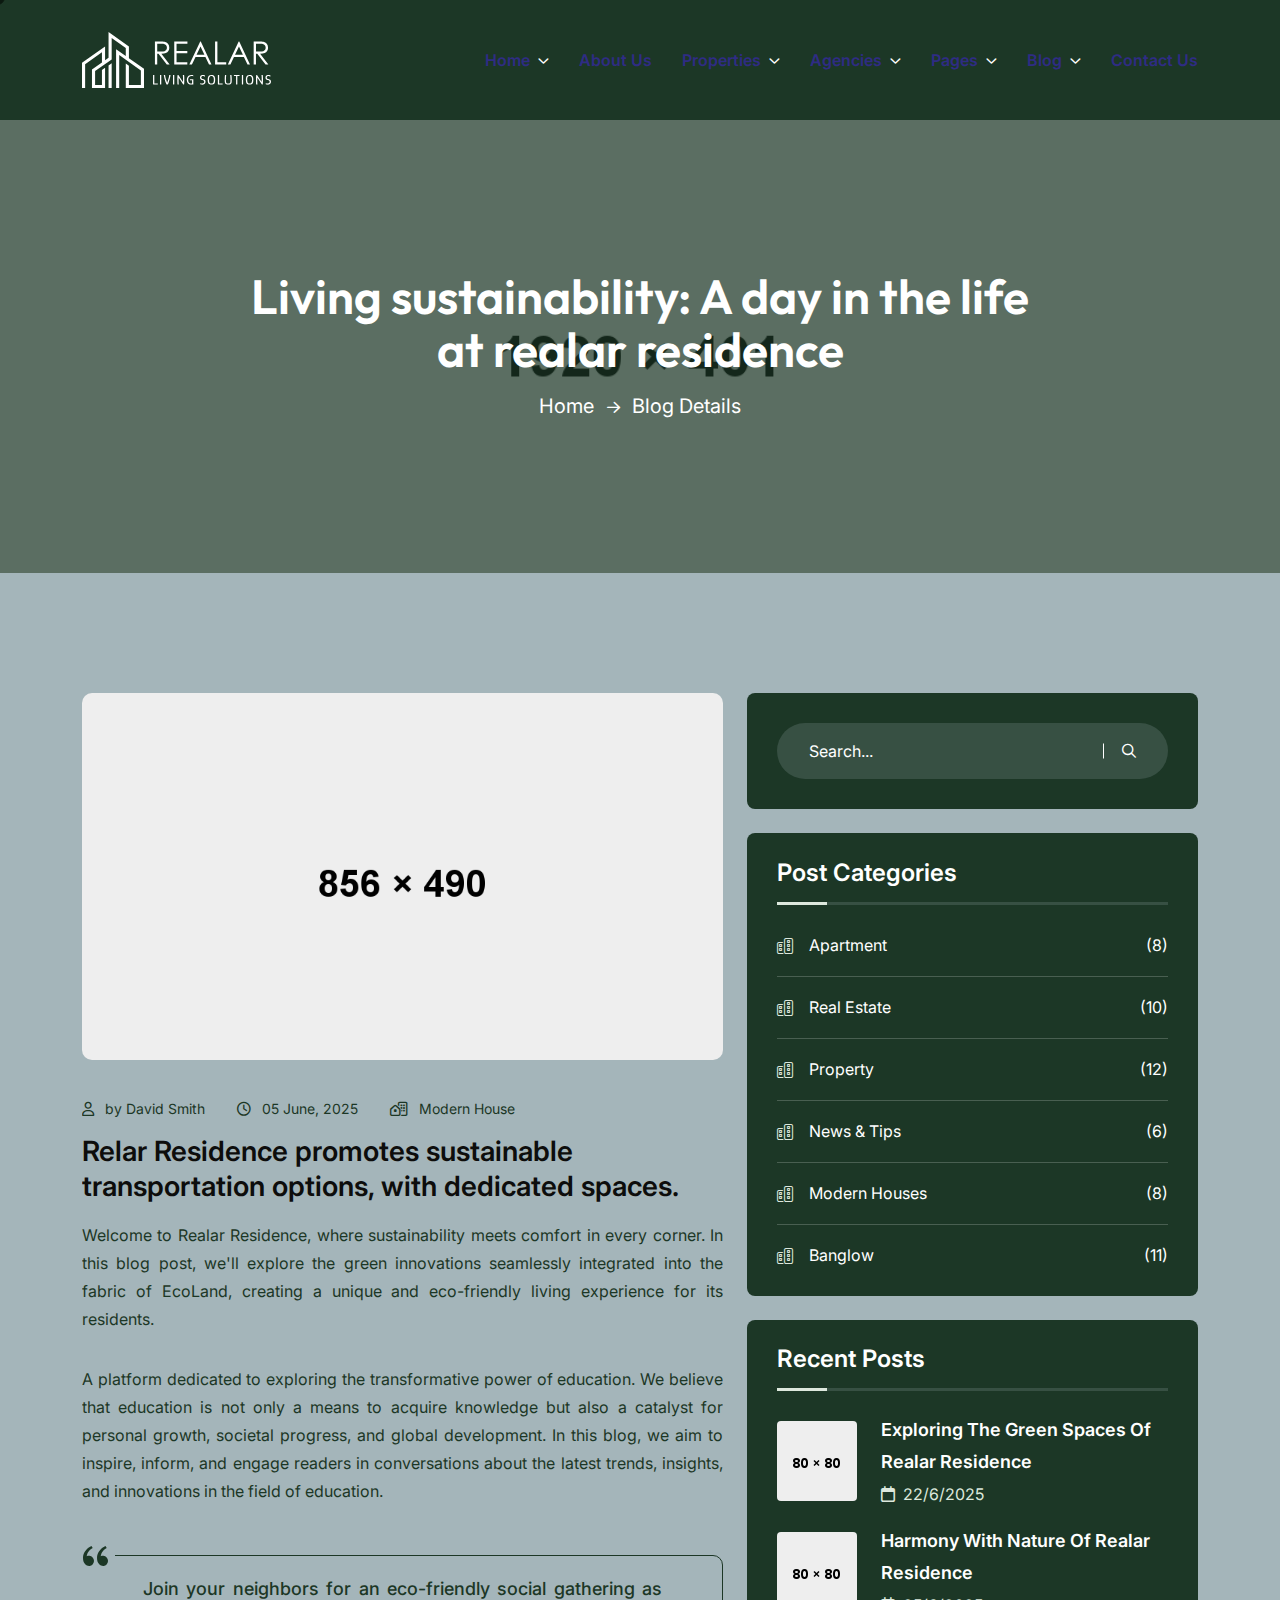
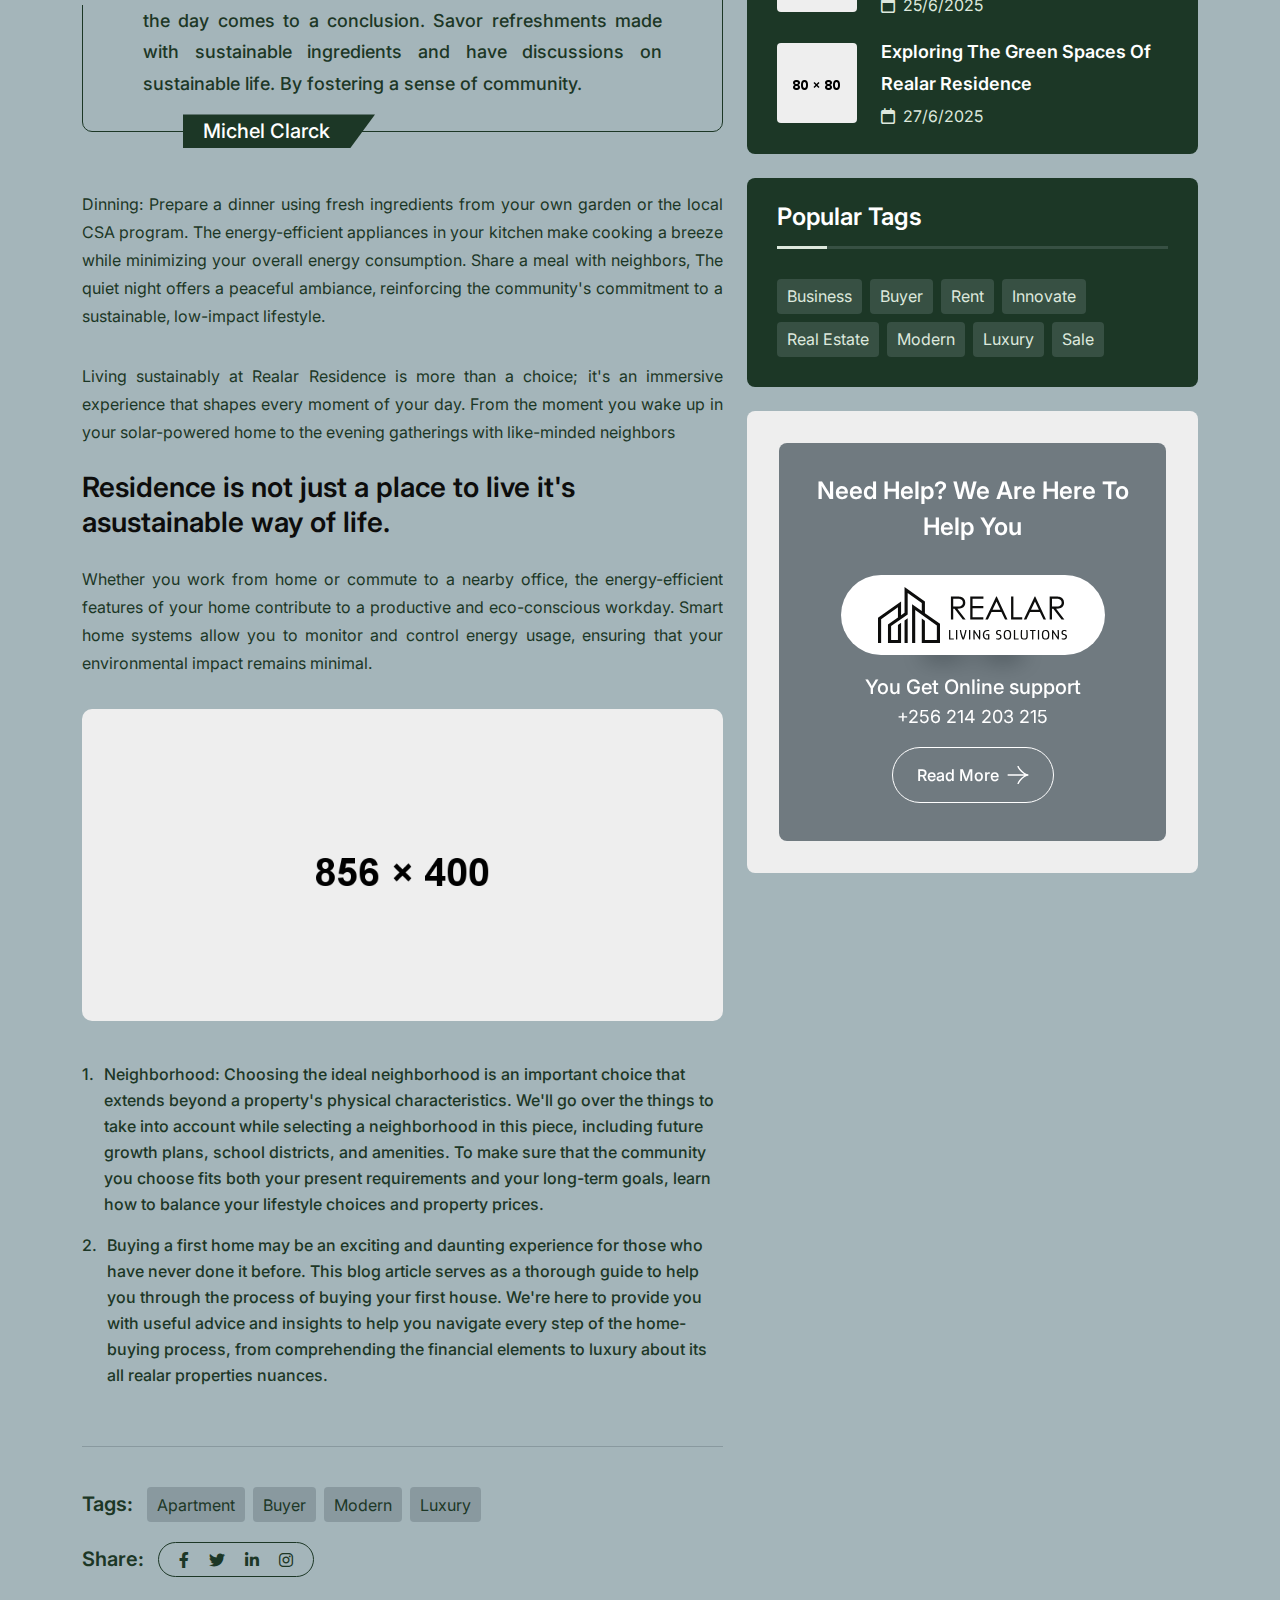
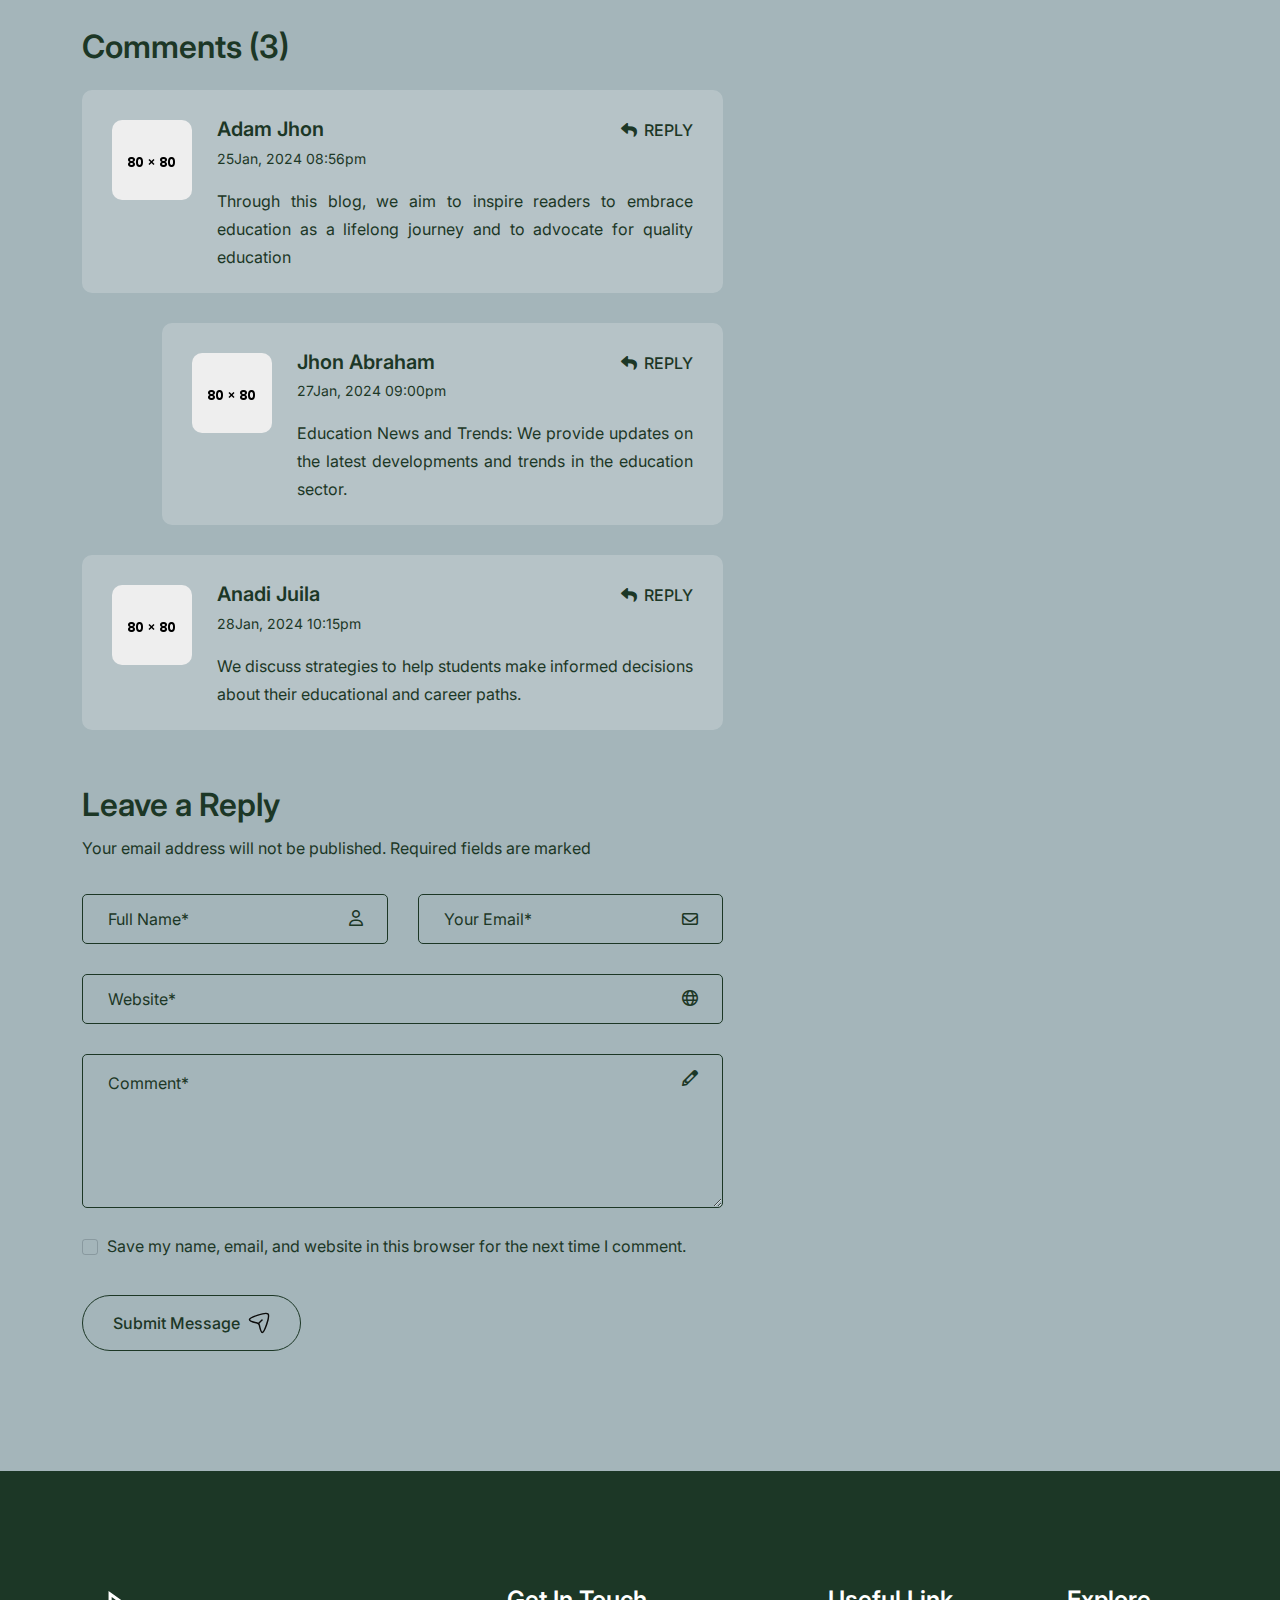
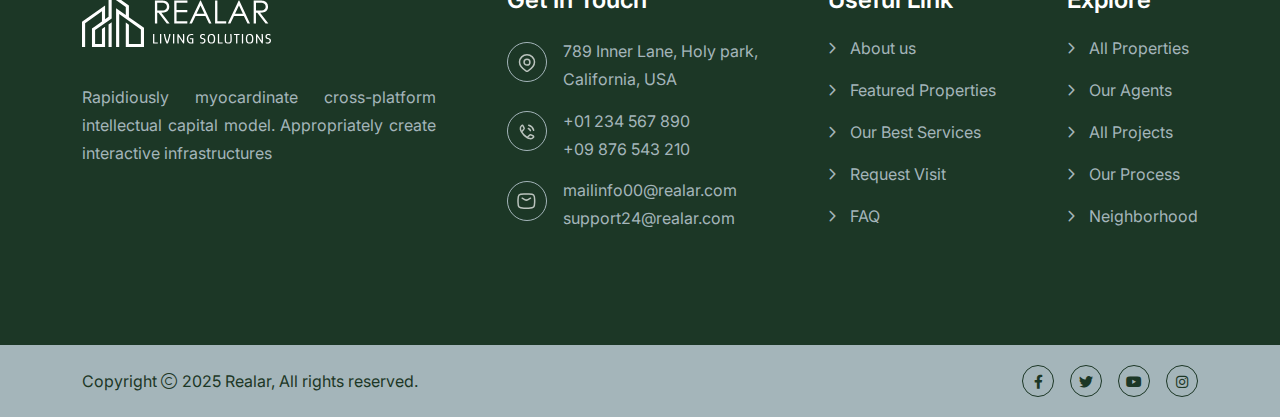
<file: blog-details.html>
<!doctype html>
<html class="no-js" lang="zxx" dir="ltr">

<head>
    <meta charset="utf-8">
    <meta http-equiv="x-ua-compatible" content="ie=edge">
    <title>Realar - Real Estate Apartment Complex HTML Template - Blog Details</title>
    <meta name="author" content="Realar">
    <meta name="description" content="Realar - Real Estate Apartment Complex HTML Template">
    <meta name="keywords" content="Realar - Real Estate Apartment Complex HTML Template">
    <meta name="robots" content="INDEX,FOLLOW">

    <!-- Mobile Specific Metas -->
    <meta name="viewport" content="width=device-width, initial-scale=1, shrink-to-fit=no">

    <!-- Favicons - Place favicon.ico in the root directory -->
    <link rel="apple-touch-icon" sizes="57x57" href="assets/img/favicons/apple-icon-57x57.png">
    <link rel="apple-touch-icon" sizes="60x60" href="assets/img/favicons/apple-icon-60x60.png">
    <link rel="apple-touch-icon" sizes="72x72" href="assets/img/favicons/apple-icon-72x72.png">
    <link rel="apple-touch-icon" sizes="76x76" href="assets/img/favicons/apple-icon-76x76.png">
    <link rel="apple-touch-icon" sizes="114x114" href="assets/img/favicons/apple-icon-114x114.png">
    <link rel="apple-touch-icon" sizes="120x120" href="assets/img/favicons/apple-icon-120x120.png">
    <link rel="apple-touch-icon" sizes="144x144" href="assets/img/favicons/apple-icon-144x144.png">
    <link rel="apple-touch-icon" sizes="152x152" href="assets/img/favicons/apple-icon-152x152.png">
    <link rel="apple-touch-icon" sizes="180x180" href="assets/img/favicons/apple-icon-180x180.png">
    <link rel="icon" type="image/png" sizes="192x192" href="assets/img/favicons/android-icon-192x192.png">
    <link rel="icon" type="image/png" sizes="32x32" href="assets/img/favicons/favicon-32x32.png">
    <link rel="icon" type="image/png" sizes="96x96" href="assets/img/favicons/favicon-96x96.png">
    <link rel="icon" type="image/png" sizes="16x16" href="assets/img/favicons/favicon-16x16.png">
    <link rel="manifest" href="assets/img/favicons/manifest.json">
    <meta name="msapplication-TileColor" content="#ffffff">
    <meta name="msapplication-TileImage" content="assets/img/favicons/ms-icon-144x144.png">
    <meta name="theme-color" content="#ffffff">

    <!--==============================
	  Google Fonts
	============================== -->
    <link rel="preconnect" href="https://fonts.googleapis.com">
    <link rel="preconnect" href="https://fonts.gstatic.com" crossorigin>
    <link href="https://fonts.googleapis.com/css2?family=Inter:wght@100..900&family=Outfit:wght@100..900&display=swap" rel="stylesheet">

    <!--==============================
	    All CSS File
	============================== -->
    <!-- Bootstrap -->
    <link rel="stylesheet" href="assets/css/bootstrap.min.css">
    <!-- Fontawesome Icon -->
    <link rel="stylesheet" href="assets/css/fontawesome.min.css">
    <!-- Magnific Popup -->
    <link rel="stylesheet" href="assets/css/magnific-popup.min.css">
    <!-- Swiper Js -->
    <link rel="stylesheet" href="assets/css/swiper-bundle.min.css">
    <!-- datetimepicker -->
    <link rel="stylesheet" href="assets/css/jquery.datetimepicker.min.css">
    <!-- Theme Custom CSS -->
    <link rel="stylesheet" href="assets/css/style.css">

</head>

<body class="bg-light">

    <!--[if lte IE 9]>
    	<p class="browserupgrade">You are using an <strong>outdated</strong> browser. Please <a href="https://browsehappy.com/">upgrade your browser</a> to improve your experience and security.</p>
  	<![endif]-->


    <!--********************************
   		Code Start From Here 
	******************************** -->
    <div class="cursor-follower"></div>

    <!-- slider drag cursor -->
    <div class="slider-drag-cursor"><i class="fas fa-angle-left me-2"></i> DRAG <i class="fas fa-angle-right ms-2"></i></div>

    <!--==============================
     Preloader
  ==============================-->
    <div id="preloader" class="preloader ">
        <button class="th-btn style2 preloaderCls">Cancel Preloader </button>
        <div id="loader" class="th-preloader">
            <div class="animation-preloader">
                <div class="txt-loading">
                    <span preloader-text="R" class="characters">R</span>

                    <span preloader-text="E" class="characters">E</span>

                    <span preloader-text="A" class="characters">A</span>

                    <span preloader-text="L" class="characters">L</span>

                    <span preloader-text="A" class="characters">A</span>

                    <span preloader-text="R" class="characters">R</span>
                </div>
            </div>
        </div>
    </div> <!--==============================
    Mobile Menu
  ============================== -->
    <div class="th-menu-wrapper onepage-nav">
        <div class="th-menu-area text-center">
            <button class="th-menu-toggle"><i class="fal fa-times"></i></button>
            <div class="mobile-logo">
                <a href="index.html">
                    <img src="assets/img/logo-white.svg" alt="Realar">
                </a>
            </div>
            <div class="th-mobile-menu">
                <ul>
                    <li class="menu-item-has-children">
                        <a href="index.html">
                            Home
                        </a>
                        <ul class="sub-menu">
                            <li class="menu-item-has-children">
                                <a href="#">Multipage</a>
                                <ul class="sub-menu">
                                    <li><a href="index.html">Luxury Duplex</a></li>
                                    <li><a href="home-2.html">Real Estate Agency</a></li>
                                    <li><a href="home-3.html">Commercial Real Estate</a></li>
                                    <li><a href="home-4.html">Luxury Apartment</a></li>
                                    <li><a href="home-5.html">Residencial Real Estate</a></li>
                                    <li><a href="home-6.html">Urban Real Estate</a></li>
                                    <li><a href="home-7.html">Industrial Demo</a></li>
                                    <li><a href="home-8.html">Commercial Apartment</a></li>
                                    <li><a href="home-9.html">Vacation Rental</a></li>
                                    <li><a href="home-10.html">Residencial Apartment</a></li>
                                    <li><a href="home-11.html">Architectural Demo</a></li>
                                </ul>
                            </li>
                            <li class="menu-item-has-children">
                                <a href="#">Onepage</a>
                                <ul class="sub-menu">
                                    <li><a href="home-1-op.html">Luxury Duplex</a></li>
                                    <li><a href="home-2-op.html">Real Estate Agency</a></li>
                                    <li><a href="home-3-op.html">Commercial Real Estate</a></li>
                                    <li><a href="home-4-op.html">Luxury Apartment</a></li>
                                    <li><a href="home-5-op.html">Residencial Real Estate</a></li>
                                    <li><a href="home-6-op.html">Urban Real Estate</a></li>
                                    <li><a href="home-7-op.html">Industrial Demo</a></li>
                                    <li><a href="home-8-op.html">Commercial Apartment</a></li>
                                    <li><a href="home-9-op.html">Vacation Rental</a></li>
                                    <li><a href="home-10-op.html">Residencial Apartment</a></li>
                                    <li><a href="home-11-op.html">Architectural Demo</a></li>
                                </ul>
                            </li>
                            <li class="menu-item-has-children">
                                <a href="#">RTL</a>
                                <ul class="sub-menu">
                                    <li><a href="home-1-rtl.html">Luxury Duplex</a></li>
                                    <li><a href="home-2-rtl.html">Real Estate Agency</a></li>
                                    <li><a href="home-3-rtl.html">Commercial Real Estate</a></li>
                                    <li><a href="home-4-rtl.html">Luxury Apartment</a></li>
                                    <li><a href="home-5-rtl.html">Residencial Real Estate</a></li>
                                    <li><a href="home-6-rtl.html">Urban Real Estate</a></li>
                                    <li><a href="home-7-rtl.html">Industrial Demo</a></li>
                                    <li><a href="home-8-rtl.html">Commercial Apartment</a></li>
                                    <li><a href="home-9-rtl.html">Vacation Rental</a></li>
                                    <li><a href="home-10-rtl.html">Residencial Apartment</a></li>
                                    <li><a href="home-11-rtl.html">Architectural Demo</a></li>
                                </ul>
                            </li>
                        </ul>
                    </li>
                    <li><a href="about.html">
                            About Us
                        </a></li>
                    <li class="menu-item-has-children">
                        <a href="property.html">
                            Properties
                        </a>
                        <ul class="sub-menu">
                            <li><a href="property.html">
                                    Properties
                                </a></li>
                            <li><a href="property-details.html">
                                    Property Details
                                </a></li>
                        </ul>
                    </li>
                    <li class="menu-item-has-children">
                        <a href="agency.html">
                            Agencies
                        </a>
                        <ul class="sub-menu">
                            <li><a href="agency.html">
                                    Agencies
                                </a></li>
                            <li><a href="agency-details.html">
                                    Agencies Details
                                </a></li>
                        </ul>
                    </li>
                    <li class="menu-item-has-children">
                        <a href="#">
                            Pages
                        </a>
                        <ul class="sub-menu">
                            <li><a href="team.html">
                                    Agent Page
                                </a></li>
                            <li><a href="team-details.html">
                                    Agent Details
                                </a></li>
                            <li><a href="pricing.html">
                                    Pricing Page
                                </a></li>
                            <li class="menu-item-has-children"><a href="shop.html">
                                    Shop Page
                                </a>
                                <ul class="sub-menu">
                                    <li><a href="shop.html">
                                            Shop Page
                                        </a></li>
                                    <li><a href="shop-details.html">
                                            Shop Details
                                        </a></li>
                                    <li><a href="cart.html">
                                            Cart Page
                                        </a></li>
                                    <li><a href="checkout.html">
                                            Checkout Page
                                        </a></li>
                                    <li><a href="wishlist.html">
                                            Wistlist Page
                                        </a></li>
                                </ul>
                            </li>
                            <li><a href="error.html">
                                    Error Page
                                </a></li>
                        </ul>
                    </li>
                    <li class="menu-item-has-children">
                        <a href="blog.html">
                            Blog
                        </a>
                        <ul class="sub-menu">
                            <li><a href="blog.html">
                                    Blog Page
                                </a></li>
                            <li><a href="blog-details.html">
                                    Blog Details
                                </a></li>
                        </ul>
                    </li>
                    <li><a href="contact.html">
                            Contact Us
                        </a></li>
                </ul>
            </div>
        </div>
    </div><!--==============================
    Sidemenu
============================== -->
    <div class="sidemenu-wrapper sidemenu-info d-none d-lg-block ">
        <div class="sidemenu-content">
            <button class="closeButton sideMenuCls"><i class="far fa-times"></i></button>
            <div class="widget  ">
                <div class="th-widget-about">
                    <div class="about-logo">
                        <a href="index.html"><img src="assets/img/logo.svg" alt="Realar"></a>
                    </div>
                    <p class="about-text"> Rapidiously myocardinate cross-platform intellectual capital model. Appropriately create interactive infrastructures</p>
                </div>
            </div>
            <div class="widget  ">
                <h3 class="widget_title">Get In Touch</h3>
                <div class="th-widget-contact">
                    <div class="info-box_text">
                        <div class="icon"><img src="assets/img/icon/location-dot.svg" alt="img"></div>
                        <div class="details">
                            <p>789 Inner Lane, Holy park,</p>
                            <p>California, USA</p>
                        </div>
                    </div>
                    <div class="info-box_text">
                        <div class="icon">
                            <img src="assets/img/icon/phone.svg" alt="img">
                        </div>
                        <div class="details">
                            <p><a href="tel:+0123456789" class="info-box_link">+01 234 567 890</a></p>
                            <p><a href="tel:+09876543210" class="info-box_link">+09 876 543 210</a></p>
                        </div>
                    </div>
                    <div class="info-box_text">
                        <div class="icon">
                            <img src="assets/img/icon/envelope.svg" alt="img">
                        </div>
                        <div class="details">
                            <p><a href="mailto:mailinfo00@realar.com" class="info-box_link">mailinfo00@realar.com</a></p>
                            <p><a href="mailto:support24@realar.com" class="info-box_link">support24@realar.com</a></p>
                        </div>
                    </div>
                </div>
            </div>
            <div class="widget newsletter-widget  ">
                <h3 class="widget_title">Subscribe Now</h3>
                <form class="newsletter-form">
                    <div class="form-group">
                        <input class="form-control" type="email" placeholder="Email Address" required="">
                        <button type="submit" class="th-btn"><i class="far fa-paper-plane text-theme"></i></button>
                    </div>
                </form>
                <div class="th-social style2">
                    <a href="https://www.facebook.com/"><i class="fab fa-facebook-f"></i></a>
                    <a href="https://www.twitter.com/"><i class="fab fa-twitter"></i></a>
                    <a href="https://www.linkedin.com/"><i class="fab fa-linkedin-in"></i></a>
                    <a href="https://www.behance.com/"><i class="fab fa-behance"></i></a>
                    <a href="https://www.vimeo.com/"><i class="fab fa-vimeo-v"></i></a>
                </div>
            </div>
        </div>
    </div><!--==============================
	Header Area
==============================-->
    <header class="th-header header-default">
        <div class="sticky-wrapper">
            <!-- Main Menu Area -->
            <div class="menu-area">
                <div class="container">
                    <div class="row align-items-center justify-content-between">
                        <div class="col-auto">
                            <div class="header-logo">
                                <a href="index.html">
                                    <img src="assets/img/logo-white2.svg" alt="Realar">
                                </a>
                            </div>
                        </div>
                        <div class="col-auto">
                            <nav class="main-menu d-none d-lg-inline-block">
                                <ul>
                                    <li class="menu-item-has-children">
                                        <a href="index.html">
                                            Home
                                        </a>
                                        <ul class="mega-menu mega-menu-content">
                                            <li>
                                                <div class="container">
                                                    <div class="row gy-4">
                                                        <div class="col-lg-3">
                                                            <div class="mega-menu-box">
                                                                <div class="mega-menu-img">
                                                                    <img src="assets/img/pages/index.jpg" alt="Home One">
                                                                    <div class="btn-wrap">
                                                                        <a href="index.html" class="th-btn style-border">Multipage</a>
                                                                        <a href="home-1-op.html" class="th-btn style-border">Onepage</a>
                                                                        <a href="home-1-rtl.html" class="th-btn style-border">RTL Demo</a>
                                                                    </div>
                                                                </div>
                                                                <h3 class="mega-menu-title"><a href="index.html">Luxury Duplex</a></h3>
                                                            </div>
                                                        </div>
                                                        <div class="col-lg-3">
                                                            <div class="mega-menu-box">
                                                                <div class="mega-menu-img">
                                                                    <img src="assets/img/pages/home-2.jpg" alt="Home Two">
                                                                    <div class="btn-wrap">
                                                                        <a href="home-2.html" class="th-btn style-border">Multipage</a>
                                                                        <a href="home-2-op.html" class="th-btn style-border">Onepage</a>
                                                                        <a href="home-2-rtl.html" class="th-btn style-border">RTL Demo</a>
                                                                    </div>
                                                                </div>
                                                                <h3 class="mega-menu-title"><a href="home-2.html">Real Estate Agency</a></h3>
                                                            </div>
                                                        </div>
                                                        <div class="col-lg-3">
                                                            <div class="mega-menu-box">
                                                                <div class="mega-menu-img">
                                                                    <img src="assets/img/pages/home-3.jpg" alt="Home Three">
                                                                    <div class="btn-wrap">
                                                                        <a href="home-3.html" class="th-btn style-border">Multipage</a>
                                                                        <a href="home-3-op.html" class="th-btn style-border">Onepage</a>
                                                                        <a href="home-3-rtl.html" class="th-btn style-border">RTL Demo</a>
                                                                    </div>
                                                                </div>
                                                                <h3 class="mega-menu-title"><a href="home-3.html">Commercial Real Estate</a></h3>
                                                            </div>
                                                        </div>
                                                        <div class="col-lg-3">
                                                            <div class="mega-menu-box">
                                                                <div class="mega-menu-img">
                                                                    <img src="assets/img/pages/home-4.jpg" alt="Home Four">
                                                                    <div class="btn-wrap">
                                                                        <a href="home-4.html" class="th-btn style-border">Multipage</a>
                                                                        <a href="home-4-op.html" class="th-btn style-border">Onepage</a>
                                                                        <a href="home-4-rtl.html" class="th-btn style-border">RTL Demo</a>
                                                                    </div>
                                                                </div>
                                                                <h3 class="mega-menu-title"><a href="home-4.html">Luxury Apartment</a></h3>
                                                            </div>
                                                        </div>
                                                        <div class="col-lg-3">
                                                            <div class="mega-menu-box">
                                                                <div class="mega-menu-img">
                                                                    <img src="assets/img/pages/home-5.jpg" alt="Home Five">
                                                                    <div class="btn-wrap">
                                                                        <a href="home-5.html" class="th-btn style-border">Multipage</a>
                                                                        <a href="home-5-op.html" class="th-btn style-border">Onepage</a>
                                                                        <a href="home-5-rtl.html" class="th-btn style-border">RTL Demo</a>
                                                                    </div>
                                                                </div>
                                                                <h3 class="mega-menu-title"><a href="home-5.html">Residencial Real Estate</a></h3>
                                                            </div>
                                                        </div>
                                                        <div class="col-lg-3">
                                                            <div class="mega-menu-box">
                                                                <div class="mega-menu-img">
                                                                    <img src="assets/img/pages/home-6.jpg" alt="Home Six">
                                                                    <div class="btn-wrap">
                                                                        <a href="home-6.html" class="th-btn style-border">Multipage</a>
                                                                        <a href="home-6-op.html" class="th-btn style-border">Onepage</a>
                                                                        <a href="home-6-rtl.html" class="th-btn style-border">RTL Demo</a>
                                                                    </div>
                                                                </div>
                                                                <h3 class="mega-menu-title"><a href="home-6.html">Urban Real Estate</a></h3>
                                                            </div>
                                                        </div>
                                                        <div class="col-lg-3">
                                                            <div class="mega-menu-box">
                                                                <div class="mega-menu-img">
                                                                    <img src="assets/img/pages/home-7.jpg" alt="Home Seven">
                                                                    <div class="btn-wrap">
                                                                        <a href="home-7.html" class="th-btn style-border">Multipage</a>
                                                                        <a href="home-7-op.html" class="th-btn style-border">Onepage</a>
                                                                        <a href="home-7-rtl.html" class="th-btn style-border">RTL Demo</a>
                                                                    </div>
                                                                </div>
                                                                <h3 class="mega-menu-title"><a href="home-7.html">Industrial Demo</a></h3>
                                                            </div>
                                                        </div>
                                                        <div class="col-lg-3">
                                                            <div class="mega-menu-box">
                                                                <div class="mega-menu-img">
                                                                    <img src="assets/img/pages/home-8.jpg" alt="Home Eight">
                                                                    <div class="btn-wrap">
                                                                        <a href="home-8.html" class="th-btn style-border">Multipage</a>
                                                                        <a href="home-8-op.html" class="th-btn style-border">Onepage</a>
                                                                        <a href="home-8-rtl.html" class="th-btn style-border">RTL Demo</a>
                                                                    </div>
                                                                </div>
                                                                <h3 class="mega-menu-title"><a href="home-8.html">Commercial Apartment</a></h3>
                                                            </div>
                                                        </div>
                                                        <div class="col-lg-3">
                                                            <div class="mega-menu-box">
                                                                <div class="mega-menu-img">
                                                                    <img src="assets/img/pages/home-9.jpg" alt="Home Nine">
                                                                    <div class="btn-wrap">
                                                                        <a href="home-9.html" class="th-btn style-border">Multipage</a>
                                                                        <a href="home-9-op.html" class="th-btn style-border">Onepage</a>
                                                                        <a href="home-9-rtl.html" class="th-btn style-border">RTL Demo</a>
                                                                    </div>
                                                                </div>
                                                                <h3 class="mega-menu-title"><a href="home-9.html">Vacation Rental</a></h3>
                                                            </div>
                                                        </div>
                                                        <div class="col-lg-3">
                                                            <div class="mega-menu-box">
                                                                <div class="mega-menu-img">
                                                                    <img src="assets/img/pages/home-10.jpg" alt="Home Ten">
                                                                    <div class="btn-wrap">
                                                                        <a href="home-10.html" class="th-btn style-border">Multipage</a>
                                                                        <a href="home-10-op.html" class="th-btn style-border">Onepage</a>
                                                                        <a href="home-10-rtl.html" class="th-btn style-border">RTL Demo</a>
                                                                    </div>
                                                                </div>
                                                                <h3 class="mega-menu-title"><a href="home-10.html">Residencial Apartment</a></h3>
                                                            </div>
                                                        </div>
                                                        <div class="col-lg-3">
                                                            <div class="mega-menu-box">
                                                                <div class="mega-menu-img">
                                                                    <img src="assets/img/pages/home-11.jpg" alt="Home Eleven">
                                                                    <div class="btn-wrap">
                                                                        <a href="home-11.html" class="th-btn style-border">Multipage</a>
                                                                        <a href="home-11-op.html" class="th-btn style-border">Onepage</a>
                                                                        <a href="home-11-rtl.html" class="th-btn style-border">RTL Demo</a>
                                                                    </div>
                                                                </div>
                                                                <h3 class="mega-menu-title"><a href="home-11.html">Architectural Demo</a></h3>
                                                            </div>
                                                        </div>
                                                    </div>
                                                </div>
                                            </li>
                                        </ul>
                                    </li>
                                    <li><a href="about.html">
                                            About Us
                                        </a></li>
                                    <li class="menu-item-has-children">
                                        <a href="property.html">
                                            Properties
                                        </a>
                                        <ul class="sub-menu">
                                            <li><a href="property.html">
                                                    Properties
                                                </a></li>
                                            <li><a href="property-details.html">
                                                    Property Details
                                                </a></li>
                                        </ul>
                                    </li>
                                    <li class="menu-item-has-children">
                                        <a href="agency.html">
                                            Agencies
                                        </a>
                                        <ul class="sub-menu">
                                            <li><a href="agency.html">
                                                    Agencies
                                                </a></li>
                                            <li><a href="agency-details.html">
                                                    Agencies Details
                                                </a></li>
                                        </ul>
                                    </li>
                                    <li class="menu-item-has-children">
                                        <a href="#">
                                            Pages
                                        </a>
                                        <ul class="sub-menu">
                                            <li><a href="team.html">
                                                    Agent Page
                                                </a></li>
                                            <li><a href="team-details.html">
                                                    Agent Details
                                                </a></li>
                                            <li><a href="pricing.html">
                                                    Pricing Page
                                                </a></li>
                                            <li class="menu-item-has-children"><a href="shop.html">
                                                    Shop Page
                                                </a>
                                                <ul class="sub-menu">
                                                    <li><a href="shop.html">
                                                            Shop Page
                                                        </a></li>
                                                    <li><a href="shop-details.html">
                                                            Shop Details
                                                        </a></li>
                                                    <li><a href="cart.html">
                                                            Cart Page
                                                        </a></li>
                                                    <li><a href="checkout.html">
                                                            Checkout Page
                                                        </a></li>
                                                    <li><a href="wishlist.html">
                                                            Wistlist Page
                                                        </a></li>
                                                </ul>
                                            </li>
                                            <li><a href="error.html">
                                                    Error Page
                                                </a></li>
                                        </ul>
                                    </li>
                                    <li class="menu-item-has-children">
                                        <a href="blog.html">
                                            Blog
                                        </a>
                                        <ul class="sub-menu">
                                            <li><a href="blog.html">
                                                    Blog Page
                                                </a></li>
                                            <li><a href="blog-details.html">
                                                    Blog Details
                                                </a></li>
                                        </ul>
                                    </li>
                                    <li><a href="contact.html">
                                            Contact Us
                                        </a></li>
                                </ul>
                            </nav>
                            <div class="header-button d-flex d-lg-none">
                                <button type="button" class="th-menu-toggle sidebar-btn">
                                    <span class="line"></span>
                                    <span class="line"></span>
                                    <span class="line"></span>
                                </button>
                            </div>
                        </div>
                        <div class="col-auto d-none d-xxl-block">
                            <div class="header-button">
                                <a href="contact.html" class="th-btn style-border th-btn-icon">Request A Visit</a>
                                <button type="button" class="simple-icon sideMenuInfo sidebar-btn style2">
                                    <span class="line"></span>
                                    <span class="line"></span>
                                    <span class="line"></span>
                                </button>
                            </div>
                        </div>
                    </div>
                </div>
            </div>
        </div>
    </header>


    <!--==============================
    Breadcumb
============================== -->
    <div class="breadcumb-wrapper " data-bg-src="assets/img/bg/breadcumb-bg.jpg">
        <div class="container">
            <div class="row justify-content-center">
                <div class="col-xl-9">
                    <div class="breadcumb-content">
                        <h1 class="breadcumb-title">Living sustainability: A day in the life at realar residence</h1>
                        <ul class="breadcumb-menu">
                            <li><a href="index.html">Home</a></li>
                            <li>Blog Details</li>
                        </ul>
                    </div>
                </div>
            </div>
        </div>
    </div><!--==============================
    Blog Area
==============================-->
    <section class="th-blog-wrapper blog-details overflow-hidden space-top space-extra-bottom">
        <div class="container">
            <div class="row gx-30">
                <div class="col-xxl-8 col-lg-7">
                    <div class="th-blog blog-single mb-0">
                        <div class="blog-img">
                            <img src="assets/img/blog/blog-s-1-1.jpg" alt="Blog Image">
                        </div>
                        <div class="blog-content">
                            <div class="blog-meta">
                                <a class="author" href="blog.html"><i class="far fa-user"></i>by David Smith</a>
                                <a href="blog.html"><i class="far fa-clock"></i>05 June, 2025</a>
                                <a href="blog.html"><i class="far fa-house-building"></i>Modern House</a>
                            </div>
                            <h2 class="blog-title">Relar Residence promotes sustainable transportation options, with dedicated spaces.</h2>
                            <p class="blog-text">Welcome to Realar Residence, where sustainability meets comfort in every corner. In this blog post, we'll explore the green innovations seamlessly integrated into the fabric of EcoLand, creating a unique and eco-friendly living experience for its residents.</p>
                            <p class="blog-text">A platform dedicated to exploring the transformative power of education. We believe that education is not only a means to acquire knowledge but also a catalyst for personal growth, societal progress, and global development. In this blog, we aim to inspire, inform, and engage readers in conversations about the latest trends, insights, and innovations in the field of education.</p>

                            <blockquote>
                                <p>Join your neighbors for an eco-friendly social gathering as the day comes to a conclusion. Savor refreshments made with sustainable ingredients and have discussions on sustainable life. By fostering a sense of community.</p>
                                <cite>Michel Clarck</cite>
                            </blockquote>
                            <p class="blog-text">Dinning: Prepare a dinner using fresh ingredients from your own garden or the local CSA program. The energy-efficient appliances in your kitchen make cooking a breeze while minimizing your overall energy consumption. Share a meal with neighbors, The quiet night offers a peaceful ambiance, reinforcing the community's commitment to a sustainable, low-impact lifestyle.</p>
                            <p class="blog-text">Living sustainably at Realar Residence is more than a choice; it's an immersive experience that shapes every moment of your day. From the moment you wake up in your solar-powered home to the evening gatherings with like-minded neighbors</p>
                            <h2 class="blog-title">Residence is not just a place to live it's asustainable way of life.</h2>
                            <p class="blog-text mt-25">‍Whether you work from home or commute to a nearby office, the energy-efficient features of your home contribute to a productive and eco-conscious workday. Smart home systems allow you to monitor and control energy usage, ensuring that your environmental impact remains minimal.</p>
                            <div class="blog-img mb-40">
                                <img src="assets/img/blog/blog_inner_1.jpg" alt="img">
                            </div>
                            <div class="checklist">
                                <ul>
                                    <li><span>1.</span>Neighborhood: Choosing the ideal neighborhood is an important choice that extends beyond a property's physical characteristics. We'll go over the things to take into account while selecting a neighborhood in this piece, including future growth plans, school districts, and amenities. To make sure that the community you choose fits both your present requirements and your long-term goals, learn how to balance your lifestyle choices and property prices.</li>
                                    <li><span>2.</span>Buying a first home may be an exciting and daunting experience for those who have never done it before. This blog article serves as a thorough guide to help you through the process of buying your first house. We're here to provide you with useful advice and insights to help you navigate every step of the home-buying process, from comprehending the financial elements to luxury about its all realar properties nuances.</li>
                                </ul>
                            </div>
                        </div>
                    </div>
                    <div class="share-links clearfix ">
                        <div class="row justify-content-between">
                            <div class="col-md-auto">
                                <span class="share-links-title">Tags:</span>
                                <div class="tagcloud">
                                    <a href="blog.html">Apartment</a>
                                    <a href="blog.html">Buyer</a>
                                    <a href="blog.html">Modern</a>
                                    <a href="blog.html">Luxury</a>
                                </div>
                            </div>
                            <div class="col-md-auto text-xl-end">
                                <span class="share-links-title">Share:</span>
                                <div class="th-social style2 align-items-center">
                                    <a href="https://www.facebook.com/"><i class="fab fa-facebook-f"></i></a>
                                    <a href="https://www.twitter.com/"><i class="fab fa-twitter"></i></a>
                                    <a href="https://www.linkedin.com/"><i class="fab fa-linkedin-in"></i></a>
                                    <a href="https://www.instagram.com/"><i class="fab fa-instagram"></i></a>
                                </div>
                            </div><!-- Share Links Area end -->
                        </div>
                    </div>
                    <div class="th-comments-wrap ">
                        <h3 class="blog-inner-title">Comments (3)</h3>
                        <ul class="comment-list">
                            <li class="th-comment-item">
                                <div class="th-post-comment">
                                    <div class="comment-avater">
                                        <img src="assets/img/blog/comment-author-1.jpg" alt="Comment Author">
                                    </div>
                                    <div class="comment-content">
                                        <h3 class="name">Adam Jhon</h3>
                                        <span class="commented-on">25Jan, 2024 08:56pm</span>
                                        <p class="text">Through this blog, we aim to inspire readers to embrace education as a lifelong journey and to advocate for quality education</p>
                                        <div class="reply_and_edit">
                                            <a href="blog-details.html" class="reply-btn"><i class="fas fa-reply"></i>Reply</a>
                                        </div>
                                    </div>
                                </div>
                                <ul class="children">
                                    <li class="th-comment-item">
                                        <div class="th-post-comment">
                                            <div class="comment-avater">
                                                <img src="assets/img/blog/comment-author-2.jpg" alt="Comment Author">
                                            </div>
                                            <div class="comment-content">
                                                <h3 class="name">Jhon Abraham</h3>
                                                <span class="commented-on">27Jan, 2024 09:00pm</span>
                                                <p class="text">Education News and Trends: We provide updates on the latest developments and trends in the education sector.</p>
                                                <div class="reply_and_edit">
                                                    <a href="blog-details.html" class="reply-btn"><i class="fas fa-reply"></i>Reply</a>
                                                </div>
                                            </div>
                                        </div>
                                    </li>
                                </ul>
                            </li>
                            <li class="th-comment-item">
                                <div class="th-post-comment">
                                    <div class="comment-avater">
                                        <img src="assets/img/blog/comment-author-3.jpg" alt="Comment Author">
                                    </div>
                                    <div class="comment-content">
                                        <h3 class="name">Anadi Juila</h3>
                                        <span class="commented-on">28Jan, 2024 10:15pm</span>
                                        <p class="text">We discuss strategies to help students make informed decisions about their educational and career paths.</p>
                                        <div class="reply_and_edit">
                                            <a href="blog-details.html" class="reply-btn"><i class="fas fa-reply"></i>Reply</a>
                                        </div>
                                    </div>
                                </div>
                            </li>
                        </ul>
                    </div> <!-- Comment end --> <!-- Comment Form -->
                    <div class="th-comment-form ">
                        <div class="form-title">
                            <h3 class="blog-inner-title mb-0">Leave a Reply</h3>
                            <p class="form-text">Your email address will not be published. Required fields are marked</p>
                        </div>
                        <div class="row">
                            <div class="col-md-6 form-group style-border">
                                <i class="far fa-user"></i>
                                <input type="text" placeholder="Full Name*" class="form-control">
                            </div>
                            <div class="col-md-6 form-group style-border">
                                <i class="far fa-envelope"></i>
                                <input type="text" placeholder="Your Email*" class="form-control">
                            </div>
                            <div class="col-md-12 form-group style-border">
                                <i class="far fa-globe"></i>
                                <input type="text" placeholder="Website*" class="form-control">
                            </div>
                            <div class="col-12 form-group style-border">
                                <i class="far fa-pencil"></i>
                                <textarea placeholder="Comment*" class="form-control"></textarea>
                            </div>
                            <div class="col-12 form-group">
                                <input id="reviewcheck" name="reviewcheck" type="checkbox">
                                <label for="reviewcheck">Save my name, email, and website in this browser for the next time I comment.<span class="checkmark"></span></label>
                            </div>
                            <div class="col-12 form-group mb-0">
                                <button class="th-btn style-border2">Submit Message <span class="btn-icon"><img src="assets/img/icon/paper-plane.svg" alt="img"></span></button>
                            </div>
                        </div>
                    </div>
                </div>
                <div class="col-xxl-4 col-lg-5">
                    <aside class="sidebar-area">
                        <div class="widget widget_search  ">
                            <form class="search-form">
                                <input type="text" placeholder="Search...">
                                <button type="submit"><i class="far fa-search"></i></button>
                            </form>
                        </div>
                        <div class="widget widget_categories  ">
                            <h3 class="widget_title">Post Categories</h3>
                            <ul>
                                <li>
                                    <a href="blog.html">Apartment <span>(8)</span></a>

                                </li>
                                <li>
                                    <a href="blog.html">Real Estate <span>(10)</span></a>
                                </li>
                                <li>
                                    <a href="blog.html">Property <span>(12)</span></a>
                                </li>
                                <li>
                                    <a href="blog.html">News & Tips <span>(6)</span></a>
                                </li>
                                <li>
                                    <a href="blog.html">Modern Houses <span>(8)</span></a>
                                </li>
                                <li>
                                    <a href="blog.html">Banglow <span>(11)</span></a>
                                </li>
                            </ul>
                        </div>
                        <div class="widget  ">
                            <h3 class="widget_title">Recent Posts</h3>
                            <div class="recent-post-wrap">
                                <div class="recent-post">
                                    <div class="media-img">
                                        <a href="blog-details.html"><img src="assets/img/blog/recent-post-1-1.jpg" alt="Blog Image"></a>
                                    </div>
                                    <div class="media-body">
                                        <h4 class="post-title"><a class="text-inherit" href="blog-details.html">Exploring The Green Spaces Of Realar Residence</a></h4>
                                        <div class="recent-post-meta">
                                            <a href="blog.html"><i class="far fa-calendar"></i>22/6/2025</a>
                                        </div>
                                    </div>
                                </div>
                                <div class="recent-post">
                                    <div class="media-img">
                                        <a href="blog-details.html"><img src="assets/img/blog/recent-post-1-2.jpg" alt="Blog Image"></a>
                                    </div>
                                    <div class="media-body">
                                        <h4 class="post-title"><a class="text-inherit" href="blog-details.html">Harmony With Nature Of Realar Residence</a></h4>
                                        <div class="recent-post-meta">
                                            <a href="blog.html"><i class="far fa-calendar"></i>25/6/2025</a>
                                        </div>
                                    </div>
                                </div>
                                <div class="recent-post">
                                    <div class="media-img">
                                        <a href="blog-details.html"><img src="assets/img/blog/recent-post-1-3.jpg" alt="Blog Image"></a>
                                    </div>
                                    <div class="media-body">
                                        <h4 class="post-title"><a class="text-inherit" href="blog-details.html">Exploring The Green Spaces Of Realar Residence</a></h4>
                                        <div class="recent-post-meta">
                                            <a href="blog.html"><i class="far fa-calendar"></i>27/6/2025</a>
                                        </div>
                                    </div>
                                </div>
                            </div>
                        </div>
                        <div class="widget widget_tag_cloud  ">
                            <h3 class="widget_title">Popular Tags</h3>
                            <div class="tagcloud">
                                <a href="blog.html">Business</a>
                                <a href="blog.html">Buyer</a>
                                <a href="blog.html">Rent</a>
                                <a href="blog.html">Innovate</a>
                                <a href="blog.html">Real estate</a>
                                <a href="blog.html">Modern</a>
                                <a href="blog.html">Luxury</a>
                                <a href="blog.html">Sale</a>
                            </div>
                        </div>
                        <div class="widget widget_banner  " data-bg-src="assets/img/widget/widget-banner.png">
                            <div class="widget-banner text-center">
                                <h3 class="title">Need Help? We Are Here To Help You</h3>
                                <div class="logo"><img src="assets/img/logo.svg" alt="img"></div>
                                <h4 class="subtitle">You Get Online support</h4>
                                <h5 class="link"><a href="tel:256214203215">+256 214 203 215</a></h5>
                                <a href="blog-details.html" class="th-btn style-border th-btn-icon">Read More</a>
                            </div>
                        </div>
                    </aside>
                </div>
            </div>
        </div>
    </section><!--==============================
    Popup Modal v1
============================== -->
    <div class="th-modal modal fade" id="portfolioModal" tabindex="-1" aria-hidden="true">
        <div class="modal-dialog modal-xl">
            <div class="modal-content">
                <div class="container">
                    <button type="button" class="icon-btn btn-close bg-title-dark" data-bs-dismiss="modal" aria-label="Close"><i class="fa-regular fa-xmark"></i></button>
                    <div class="page-single bg-title-dark">
                        <div class="page-img mb-30">
                            <img class="w-100 rounded-20" src="assets/img/project/project_pop1_1.png" alt="portfolio Image">
                        </div>
                        <div class="page-content">
                            <h2 class="h3 page-title text-white fw-medium">Where Visibility Meets Success</h2>
                            <div class="row gy-30">
                                <div class="col-xl-7">
                                    <p class="mb-20 text-light">The timeline varies depending on the complexity of the project. Simple projects may take a few weeks, while more complex ones could extend to several months. Timelines are influenced by factors like scope, feedback iterations, and client responsiveness.</p>

                                    <p class="mb-xl-4 mb-0 text-light">Project timelines vary based on complexity and scope. Small projects may take a few weeks, while larger ones could span several months. Timelines are established during project kickoff. We use a range of industry-standard tools such as Sketch.</p>
                                </div>
                                <div class="col-xl-5">
                                    <div class="checklist">
                                        <ul>
                                            <li class="text-light"><strong>Service Category:</strong> Rubix Carabil Tower</li>
                                            <li class="text-light"><strong>Clients:</strong> David Malan</li>
                                            <li class="text-light"><strong>Project Date:</strong> 13 June, 2020</li>
                                            <li class="text-light"><strong>Avenue End Date:</strong> 22 July, 2023</li>
                                            <li class="text-light"><strong>Locations:</strong> NewYork - 2546 Firs, USA</li>
                                        </ul>
                                    </div>
                                </div>
                            </div>

                            <div class="row gy-30 gx-40 align-items-center">
                                <div class="col-xl-6">
                                    <div class="page-img mb-0">
                                        <img class="w-100 rounded-20" src="assets/img/project/project_pop2_1.png" alt="portfolio Image">
                                    </div>
                                </div>
                                <div class="col-xl-6">
                                    <h4 class="box-title text-white fw-medium">Services Benefits:</h4>
                                    <p class="text-light">We can do both. We can adhere to existing brand guidelines, ensuring consistency, or help develop new ones if a client is looking for a fresh identity. Our goal is to align the UI/UX design with the brand's overall strategy product meets the needs.</p>
                                    <div class="checklist style3">
                                        <ul>
                                            <li class="text-light"><i class="far fa-check-circle"></i>We use the latest diagnostic equipment</li>
                                            <li class="text-light"><i class="far fa-check-circle"></i>Automotive service our clients receive</li>
                                            <li class="text-light"><i class="far fa-check-circle"></i>We are a member of Professional Service</li>
                                            <li class="text-light"><i class="far fa-check-circle"></i>Digital how will activities impact traditional</li>
                                            <li class="text-light"><i class="far fa-check-circle"></i>Architect and technical engineer</li>
                                        </ul>
                                    </div>
                                </div>
                            </div>
                        </div>
                    </div>
                </div>
            </div>
        </div>
    </div><!--==============================
	Footer Area
==============================-->
    <footer class="footer-wrapper footer-default bg-theme">
        <div class="widget-area">
            <div class="container">
                <div class="row justify-content-between">
                    <div class="col-md-6 col-xl-auto">
                        <div class="widget footer-widget">
                            <div class="th-widget-about">
                                <div class="about-logo">
                                    <a href="index.html"><img src="assets/img/logo-white2.svg" alt="Realar"></a>
                                </div>
                                <p class="about-text"> Rapidiously myocardinate cross-platform intellectual capital model. Appropriately create interactive infrastructures</p>
                            </div>
                        </div>
                    </div>
                    <div class="col-md-6 col-xl-auto">
                        <div class="widget footer-widget">
                            <h3 class="widget_title">Get In Touch</h3>
                            <div class="th-widget-contact">
                                <div class="info-box_text">
                                    <div class="icon"><img src="assets/img/icon/location-dot.svg" alt="img"></div>
                                    <div class="details">
                                        <p>789 Inner Lane, Holy park,</p>
                                        <p>California, USA</p>
                                    </div>
                                </div>
                                <div class="info-box_text">
                                    <div class="icon">
                                        <img src="assets/img/icon/phone.svg" alt="img">
                                    </div>
                                    <div class="details">
                                        <p><a href="tel:+0123456789" class="info-box_link">+01 234 567 890</a></p>
                                        <p><a href="tel:+09876543210" class="info-box_link">+09 876 543 210</a></p>
                                    </div>
                                </div>
                                <div class="info-box_text">
                                    <div class="icon">
                                        <img src="assets/img/icon/envelope.svg" alt="img">
                                    </div>
                                    <div class="details">
                                        <p><a href="mailto:mailinfo00@realar.com" class="info-box_link">mailinfo00@realar.com</a></p>
                                        <p><a href="mailto:support24@realar.com" class="info-box_link">support24@realar.com</a></p>
                                    </div>
                                </div>
                            </div>
                        </div>
                    </div>
                    <div class="col-md-6 col-xl-auto">
                        <div class="widget widget_nav_menu footer-widget">
                            <h3 class="widget_title">Useful Link</h3>
                            <div class="menu-all-pages-container">
                                <ul class="menu">
                                    <li><a href="about.html">About us</a></li>
                                    <li><a href="property.html">Featured Properties</a></li>
                                    <li><a href="agency.html">Our Best Services</a></li>
                                    <li><a href="contact.html">Request Visit</a></li>
                                    <li><a href="contact.html">FAQ</a></li>
                                </ul>
                            </div>
                        </div>
                    </div>
                    <div class="col-md-6 col-xl-auto">
                        <div class="widget widget_nav_menu footer-widget">
                            <h3 class="widget_title">Explore</h3>
                            <div class="menu-all-pages-container">
                                <ul class="menu">
                                    <li><a href="property.html">All Properties</a></li>
                                    <li><a href="team.html">Our Agents</a></li>
                                    <li><a href="property.html">All Projects</a></li>
                                    <li><a href="about.html">Our Process</a></li>
                                    <li><a href="contact.html">Neighborhood</a></li>
                                </ul>
                            </div>
                        </div>
                    </div>
                </div>
            </div>
        </div>
        <div class="copyright-wrap bg-light">
            <div class="container">
                <div class="row gy-3 align-items-center">
                    <div class="col-lg-6">
                        <p class="copyright-text">
                            Copyright <i class="fal fa-copyright"></i> 2025 <a href="index.html">Realar</a>, All rights reserved.</p>
                    </div>
                    <div class="col-lg-6">
                        <div class="th-social justify-content-lg-end justify-content-center">
                            <a href="https://www.facebook.com/"><i class="fab fa-facebook-f"></i></a>
                            <a href="https://www.twitter.com/"><i class="fab fa-twitter"></i></a>
                            <a href="https://www.instagram.com/"><i class="fab fa-youtube"></i></a>
                            <a href="https://www.instagram.com/"><i class="fab fa-instagram"></i></a>
                        </div>
                    </div>
                </div>
            </div>
        </div>
    </footer>

    <!--********************************
			Code End  Here 
	******************************** -->

    <!-- Scroll To Top -->
    <div class="scroll-top">
        <svg class="progress-circle svg-content" width="100%" height="100%" viewBox="-1 -1 102 102">
            <path d="M50,1 a49,49 0 0,1 0,98 a49,49 0 0,1 0,-98" style="transition: stroke-dashoffset 10ms linear 0s; stroke-dasharray: 307.919, 307.919; stroke-dashoffset: 307.919;"></path>
        </svg>
    </div>

    <!--==============================
    All Js File
============================== -->
    <!-- Jquery -->
    <script src="assets/js/vendor/jquery-3.7.1.min.js"></script>

    <!-- Swiper Js -->
    <script src="assets/js/swiper-bundle.min.js"></script>
    <!-- Bootstrap -->
    <script src="assets/js/bootstrap.min.js"></script>
    <!-- Magnific Popup -->
    <script src="assets/js/jquery.magnific-popup.min.js"></script>
    <!-- Counter Up -->
    <script src="assets/js/jquery.counterup.min.js"></script>
    <!-- Range Slider -->
    <script src="assets/js/jquery-ui.min.js"></script>
    <!-- Isotope Filter -->
    <script src="assets/js/imagesloaded.pkgd.min.js"></script>
    <script src="assets/js/isotope.pkgd.min.js"></script>
    <!-- Gsap -->
    <script src="assets/js/gsap.min.js"></script>
    <!-- DateTime JS -->
    <script src="assets/js/jquery.datetimepicker.min.js"></script>

    <!-- 360 degree Js -->
    <script src="assets/js/threesixty.min.js"></script>
    <script src="assets/js/panolens.min.js"></script>



    <!-- Main Js File -->
    <script src="assets/js/main.js"></script>
</body>

</html>
</file>
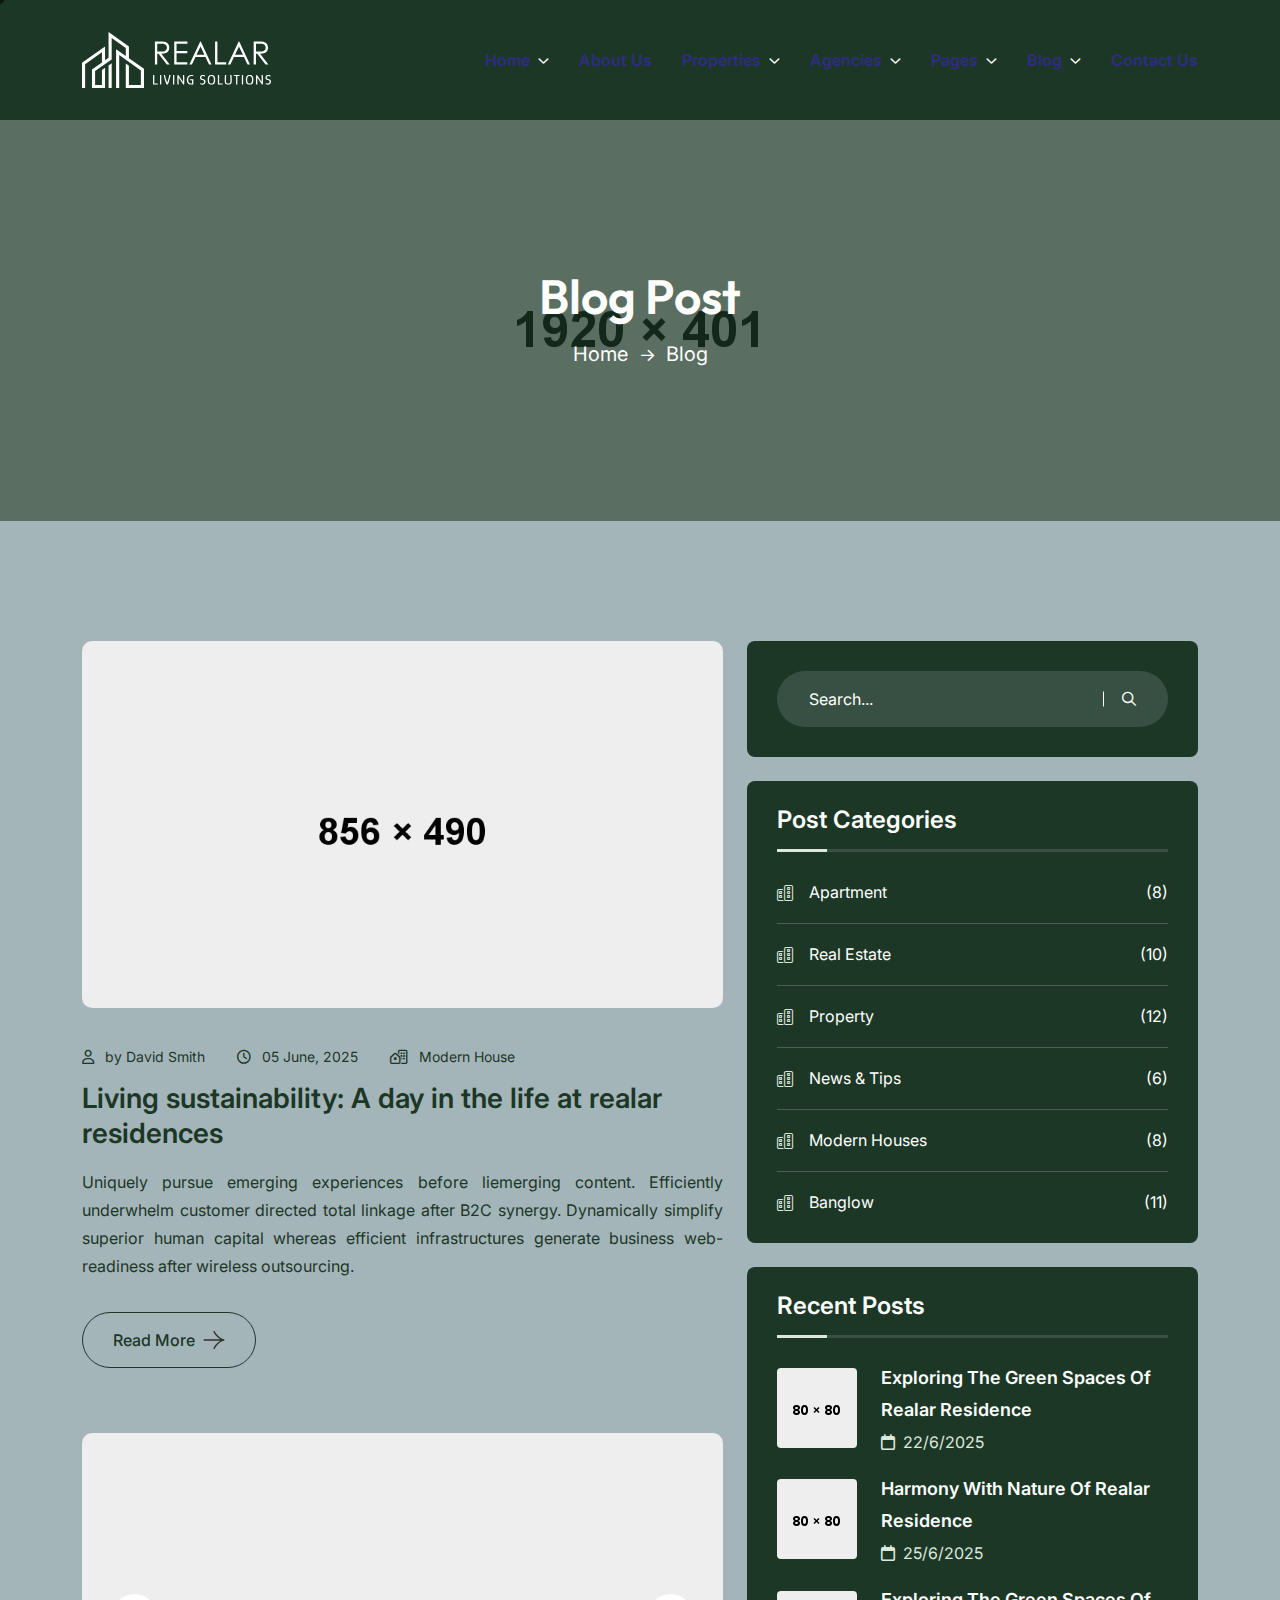
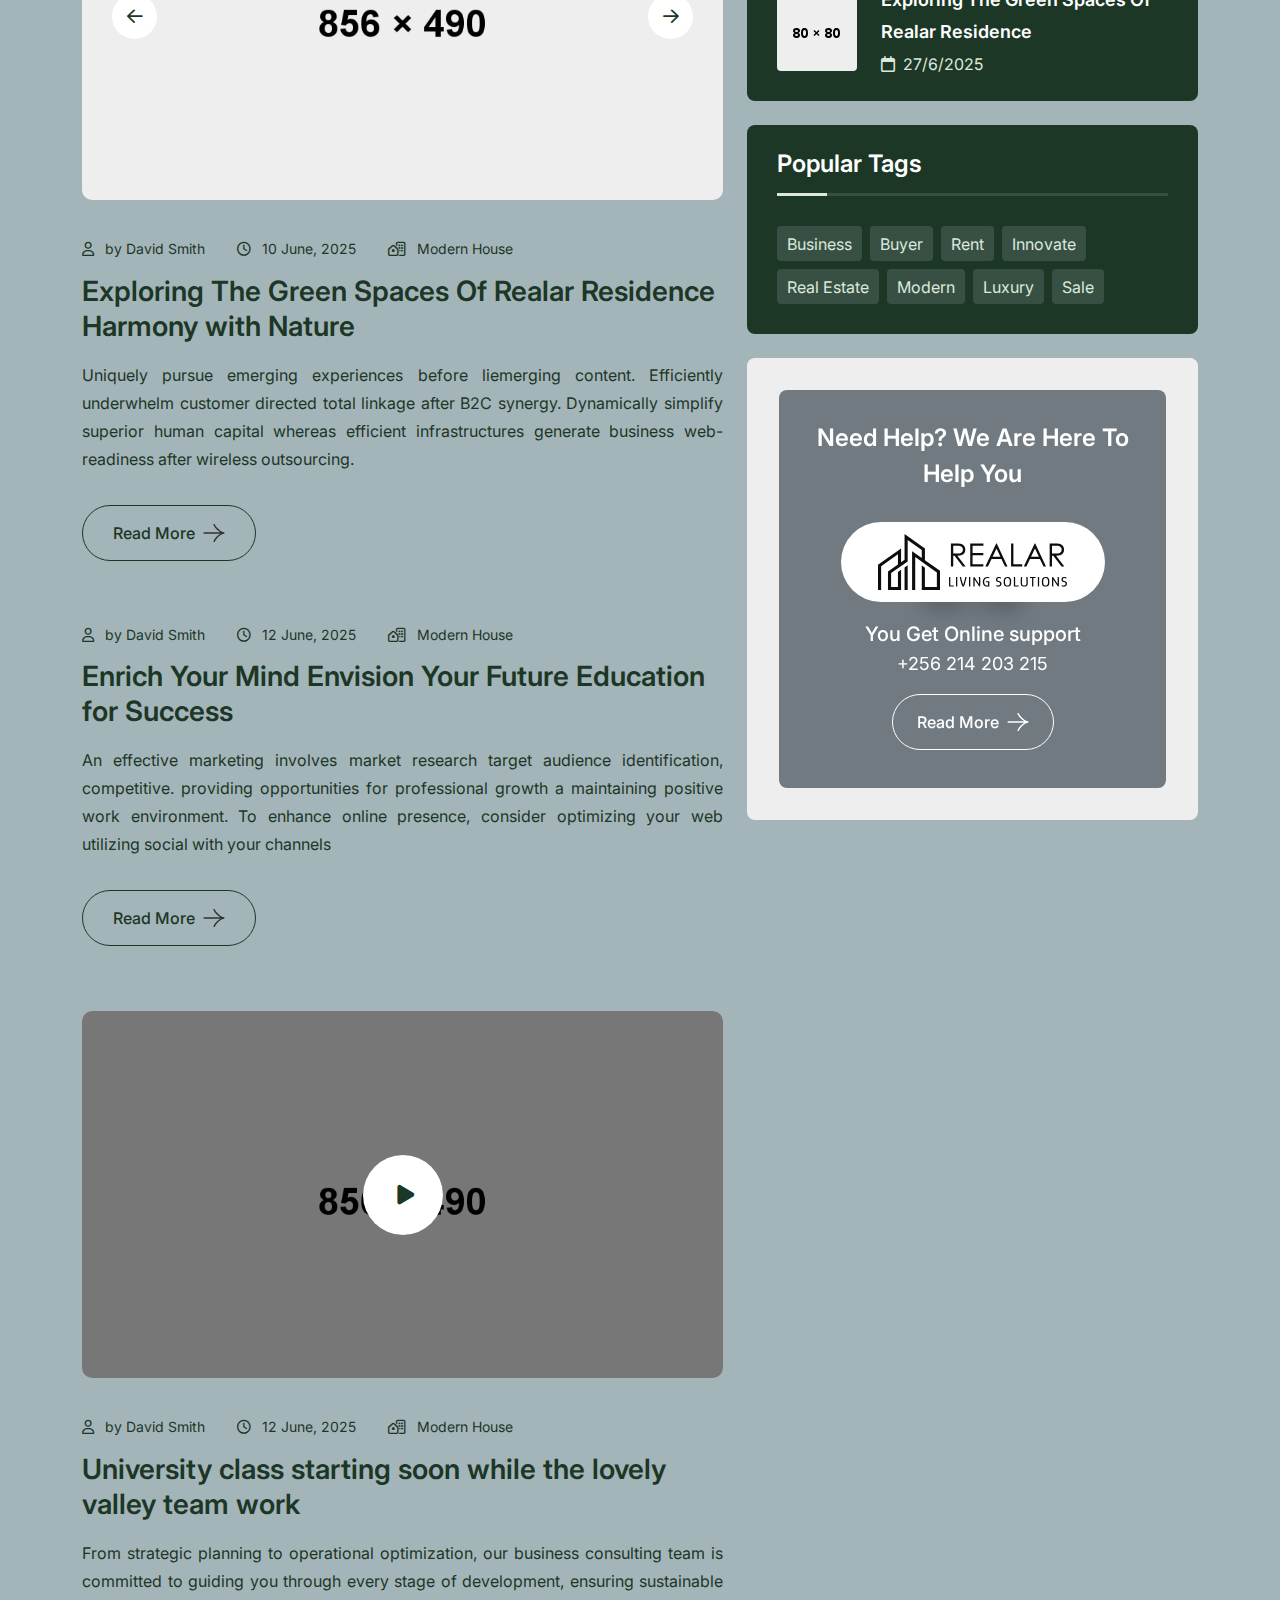
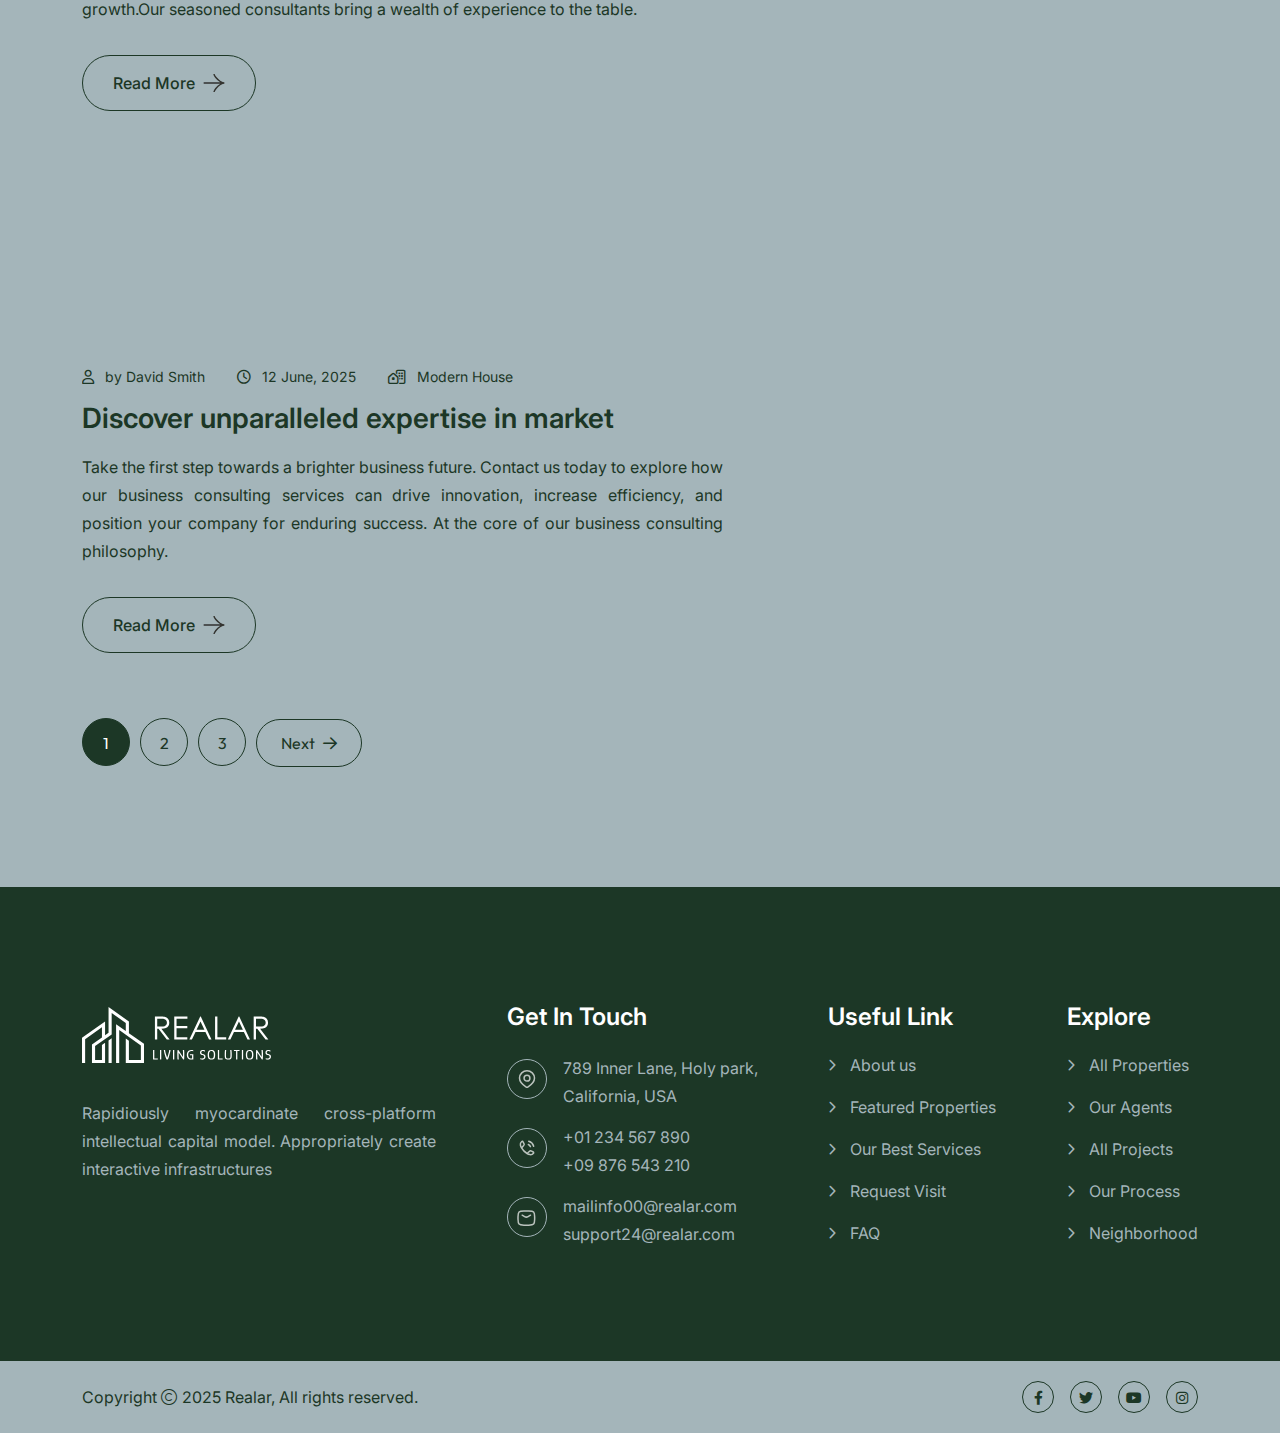
<file: blog.html>
<!doctype html>
<html class="no-js" lang="zxx" dir="ltr">

<head>
    <meta charset="utf-8">
    <meta http-equiv="x-ua-compatible" content="ie=edge">
    <title>Realar - Real Estate Apartment Complex HTML Template - Blog Standard</title>
    <meta name="author" content="Realar">
    <meta name="description" content="Realar - Real Estate Apartment Complex HTML Template">
    <meta name="keywords" content="Realar - Real Estate Apartment Complex HTML Template">
    <meta name="robots" content="INDEX,FOLLOW">

    <!-- Mobile Specific Metas -->
    <meta name="viewport" content="width=device-width, initial-scale=1, shrink-to-fit=no">

    <!-- Favicons - Place favicon.ico in the root directory -->
    <link rel="apple-touch-icon" sizes="57x57" href="assets/img/favicons/apple-icon-57x57.png">
    <link rel="apple-touch-icon" sizes="60x60" href="assets/img/favicons/apple-icon-60x60.png">
    <link rel="apple-touch-icon" sizes="72x72" href="assets/img/favicons/apple-icon-72x72.png">
    <link rel="apple-touch-icon" sizes="76x76" href="assets/img/favicons/apple-icon-76x76.png">
    <link rel="apple-touch-icon" sizes="114x114" href="assets/img/favicons/apple-icon-114x114.png">
    <link rel="apple-touch-icon" sizes="120x120" href="assets/img/favicons/apple-icon-120x120.png">
    <link rel="apple-touch-icon" sizes="144x144" href="assets/img/favicons/apple-icon-144x144.png">
    <link rel="apple-touch-icon" sizes="152x152" href="assets/img/favicons/apple-icon-152x152.png">
    <link rel="apple-touch-icon" sizes="180x180" href="assets/img/favicons/apple-icon-180x180.png">
    <link rel="icon" type="image/png" sizes="192x192" href="assets/img/favicons/android-icon-192x192.png">
    <link rel="icon" type="image/png" sizes="32x32" href="assets/img/favicons/favicon-32x32.png">
    <link rel="icon" type="image/png" sizes="96x96" href="assets/img/favicons/favicon-96x96.png">
    <link rel="icon" type="image/png" sizes="16x16" href="assets/img/favicons/favicon-16x16.png">
    <link rel="manifest" href="assets/img/favicons/manifest.json">
    <meta name="msapplication-TileColor" content="#ffffff">
    <meta name="msapplication-TileImage" content="assets/img/favicons/ms-icon-144x144.png">
    <meta name="theme-color" content="#ffffff">

    <!--==============================
	  Google Fonts
	============================== -->
    <link rel="preconnect" href="https://fonts.googleapis.com">
    <link rel="preconnect" href="https://fonts.gstatic.com" crossorigin>
    <link href="https://fonts.googleapis.com/css2?family=Inter:wght@100..900&family=Outfit:wght@100..900&display=swap" rel="stylesheet">

    <!--==============================
	    All CSS File
	============================== -->
    <!-- Bootstrap -->
    <link rel="stylesheet" href="assets/css/bootstrap.min.css">
    <!-- Fontawesome Icon -->
    <link rel="stylesheet" href="assets/css/fontawesome.min.css">
    <!-- Magnific Popup -->
    <link rel="stylesheet" href="assets/css/magnific-popup.min.css">
    <!-- Swiper Js -->
    <link rel="stylesheet" href="assets/css/swiper-bundle.min.css">
    <!-- datetimepicker -->
    <link rel="stylesheet" href="assets/css/jquery.datetimepicker.min.css">
    <!-- Theme Custom CSS -->
    <link rel="stylesheet" href="assets/css/style.css">

</head>

<body class="bg-light">

    <!--[if lte IE 9]>
    	<p class="browserupgrade">You are using an <strong>outdated</strong> browser. Please <a href="https://browsehappy.com/">upgrade your browser</a> to improve your experience and security.</p>
  	<![endif]-->


    <!--********************************
   		Code Start From Here 
	******************************** -->
    <div class="cursor-follower"></div>

    <!-- slider drag cursor -->
    <div class="slider-drag-cursor"><i class="fas fa-angle-left me-2"></i> DRAG <i class="fas fa-angle-right ms-2"></i></div>

    <!--==============================
     Preloader
  ==============================-->
    <div id="preloader" class="preloader ">
        <button class="th-btn style2 preloaderCls">Cancel Preloader </button>
        <div id="loader" class="th-preloader">
            <div class="animation-preloader">
                <div class="txt-loading">
                    <span preloader-text="R" class="characters">R</span>

                    <span preloader-text="E" class="characters">E</span>

                    <span preloader-text="A" class="characters">A</span>

                    <span preloader-text="L" class="characters">L</span>

                    <span preloader-text="A" class="characters">A</span>

                    <span preloader-text="R" class="characters">R</span>
                </div>
            </div>
        </div>
    </div> <!--==============================
    Mobile Menu
  ============================== -->
    <div class="th-menu-wrapper onepage-nav">
        <div class="th-menu-area text-center">
            <button class="th-menu-toggle"><i class="fal fa-times"></i></button>
            <div class="mobile-logo">
                <a href="index.html">
                    <img src="assets/img/logo-white.svg" alt="Realar">
                </a>
            </div>
            <div class="th-mobile-menu">
                <ul>
                    <li class="menu-item-has-children">
                        <a href="index.html">
                            Home
                        </a>
                        <ul class="sub-menu">
                            <li class="menu-item-has-children">
                                <a href="#">Multipage</a>
                                <ul class="sub-menu">
                                    <li><a href="index.html">Luxury Duplex</a></li>
                                    <li><a href="home-2.html">Real Estate Agency</a></li>
                                    <li><a href="home-3.html">Commercial Real Estate</a></li>
                                    <li><a href="home-4.html">Luxury Apartment</a></li>
                                    <li><a href="home-5.html">Residencial Real Estate</a></li>
                                    <li><a href="home-6.html">Urban Real Estate</a></li>
                                    <li><a href="home-7.html">Industrial Demo</a></li>
                                    <li><a href="home-8.html">Commercial Apartment</a></li>
                                    <li><a href="home-9.html">Vacation Rental</a></li>
                                    <li><a href="home-10.html">Residencial Apartment</a></li>
                                    <li><a href="home-11.html">Architectural Demo</a></li>
                                </ul>
                            </li>
                            <li class="menu-item-has-children">
                                <a href="#">Onepage</a>
                                <ul class="sub-menu">
                                    <li><a href="home-1-op.html">Luxury Duplex</a></li>
                                    <li><a href="home-2-op.html">Real Estate Agency</a></li>
                                    <li><a href="home-3-op.html">Commercial Real Estate</a></li>
                                    <li><a href="home-4-op.html">Luxury Apartment</a></li>
                                    <li><a href="home-5-op.html">Residencial Real Estate</a></li>
                                    <li><a href="home-6-op.html">Urban Real Estate</a></li>
                                    <li><a href="home-7-op.html">Industrial Demo</a></li>
                                    <li><a href="home-8-op.html">Commercial Apartment</a></li>
                                    <li><a href="home-9-op.html">Vacation Rental</a></li>
                                    <li><a href="home-10-op.html">Residencial Apartment</a></li>
                                    <li><a href="home-11-op.html">Architectural Demo</a></li>
                                </ul>
                            </li>
                            <li class="menu-item-has-children">
                                <a href="#">RTL</a>
                                <ul class="sub-menu">
                                    <li><a href="home-1-rtl.html">Luxury Duplex</a></li>
                                    <li><a href="home-2-rtl.html">Real Estate Agency</a></li>
                                    <li><a href="home-3-rtl.html">Commercial Real Estate</a></li>
                                    <li><a href="home-4-rtl.html">Luxury Apartment</a></li>
                                    <li><a href="home-5-rtl.html">Residencial Real Estate</a></li>
                                    <li><a href="home-6-rtl.html">Urban Real Estate</a></li>
                                    <li><a href="home-7-rtl.html">Industrial Demo</a></li>
                                    <li><a href="home-8-rtl.html">Commercial Apartment</a></li>
                                    <li><a href="home-9-rtl.html">Vacation Rental</a></li>
                                    <li><a href="home-10-rtl.html">Residencial Apartment</a></li>
                                    <li><a href="home-11-rtl.html">Architectural Demo</a></li>
                                </ul>
                            </li>
                        </ul>
                    </li>
                    <li><a href="about.html">
                            About Us
                        </a></li>
                    <li class="menu-item-has-children">
                        <a href="property.html">
                            Properties
                        </a>
                        <ul class="sub-menu">
                            <li><a href="property.html">
                                    Properties
                                </a></li>
                            <li><a href="property-details.html">
                                    Property Details
                                </a></li>
                        </ul>
                    </li>
                    <li class="menu-item-has-children">
                        <a href="agency.html">
                            Agencies
                        </a>
                        <ul class="sub-menu">
                            <li><a href="agency.html">
                                    Agencies
                                </a></li>
                            <li><a href="agency-details.html">
                                    Agencies Details
                                </a></li>
                        </ul>
                    </li>
                    <li class="menu-item-has-children">
                        <a href="#">
                            Pages
                        </a>
                        <ul class="sub-menu">
                            <li><a href="team.html">
                                    Agent Page
                                </a></li>
                            <li><a href="team-details.html">
                                    Agent Details
                                </a></li>
                            <li><a href="pricing.html">
                                    Pricing Page
                                </a></li>
                            <li class="menu-item-has-children"><a href="shop.html">
                                    Shop Page
                                </a>
                                <ul class="sub-menu">
                                    <li><a href="shop.html">
                                            Shop Page
                                        </a></li>
                                    <li><a href="shop-details.html">
                                            Shop Details
                                        </a></li>
                                    <li><a href="cart.html">
                                            Cart Page
                                        </a></li>
                                    <li><a href="checkout.html">
                                            Checkout Page
                                        </a></li>
                                    <li><a href="wishlist.html">
                                            Wistlist Page
                                        </a></li>
                                </ul>
                            </li>
                            <li><a href="error.html">
                                    Error Page
                                </a></li>
                        </ul>
                    </li>
                    <li class="menu-item-has-children">
                        <a href="blog.html">
                            Blog
                        </a>
                        <ul class="sub-menu">
                            <li><a href="blog.html">
                                    Blog Page
                                </a></li>
                            <li><a href="blog-details.html">
                                    Blog Details
                                </a></li>
                        </ul>
                    </li>
                    <li><a href="contact.html">
                            Contact Us
                        </a></li>
                </ul>
            </div>
        </div>
    </div><!--==============================
    Sidemenu
============================== -->
    <div class="sidemenu-wrapper sidemenu-info d-none d-lg-block ">
        <div class="sidemenu-content">
            <button class="closeButton sideMenuCls"><i class="far fa-times"></i></button>
            <div class="widget  ">
                <div class="th-widget-about">
                    <div class="about-logo">
                        <a href="index.html"><img src="assets/img/logo.svg" alt="Realar"></a>
                    </div>
                    <p class="about-text"> Rapidiously myocardinate cross-platform intellectual capital model. Appropriately create interactive infrastructures</p>
                </div>
            </div>
            <div class="widget  ">
                <h3 class="widget_title">Get In Touch</h3>
                <div class="th-widget-contact">
                    <div class="info-box_text">
                        <div class="icon"><img src="assets/img/icon/location-dot.svg" alt="img"></div>
                        <div class="details">
                            <p>789 Inner Lane, Holy park,</p>
                            <p>California, USA</p>
                        </div>
                    </div>
                    <div class="info-box_text">
                        <div class="icon">
                            <img src="assets/img/icon/phone.svg" alt="img">
                        </div>
                        <div class="details">
                            <p><a href="tel:+0123456789" class="info-box_link">+01 234 567 890</a></p>
                            <p><a href="tel:+09876543210" class="info-box_link">+09 876 543 210</a></p>
                        </div>
                    </div>
                    <div class="info-box_text">
                        <div class="icon">
                            <img src="assets/img/icon/envelope.svg" alt="img">
                        </div>
                        <div class="details">
                            <p><a href="mailto:mailinfo00@realar.com" class="info-box_link">mailinfo00@realar.com</a></p>
                            <p><a href="mailto:support24@realar.com" class="info-box_link">support24@realar.com</a></p>
                        </div>
                    </div>
                </div>
            </div>
            <div class="widget newsletter-widget  ">
                <h3 class="widget_title">Subscribe Now</h3>
                <form class="newsletter-form">
                    <div class="form-group">
                        <input class="form-control" type="email" placeholder="Email Address" required="">
                        <button type="submit" class="th-btn"><i class="far fa-paper-plane text-theme"></i></button>
                    </div>
                </form>
                <div class="th-social style2">
                    <a href="https://www.facebook.com/"><i class="fab fa-facebook-f"></i></a>
                    <a href="https://www.twitter.com/"><i class="fab fa-twitter"></i></a>
                    <a href="https://www.linkedin.com/"><i class="fab fa-linkedin-in"></i></a>
                    <a href="https://www.behance.com/"><i class="fab fa-behance"></i></a>
                    <a href="https://www.vimeo.com/"><i class="fab fa-vimeo-v"></i></a>
                </div>
            </div>
        </div>
    </div><!--==============================
	Header Area
==============================-->
    <header class="th-header header-default">
        <div class="sticky-wrapper">
            <!-- Main Menu Area -->
            <div class="menu-area">
                <div class="container">
                    <div class="row align-items-center justify-content-between">
                        <div class="col-auto">
                            <div class="header-logo">
                                <a href="index.html">
                                    <img src="assets/img/logo-white2.svg" alt="Realar">
                                </a>
                            </div>
                        </div>
                        <div class="col-auto">
                            <nav class="main-menu d-none d-lg-inline-block">
                                <ul>
                                    <li class="menu-item-has-children">
                                        <a href="index.html">
                                            Home
                                        </a>
                                        <ul class="mega-menu mega-menu-content">
                                            <li>
                                                <div class="container">
                                                    <div class="row gy-4">
                                                        <div class="col-lg-3">
                                                            <div class="mega-menu-box">
                                                                <div class="mega-menu-img">
                                                                    <img src="assets/img/pages/index.jpg" alt="Home One">
                                                                    <div class="btn-wrap">
                                                                        <a href="index.html" class="th-btn style-border">Multipage</a>
                                                                        <a href="home-1-op.html" class="th-btn style-border">Onepage</a>
                                                                        <a href="home-1-rtl.html" class="th-btn style-border">RTL Demo</a>
                                                                    </div>
                                                                </div>
                                                                <h3 class="mega-menu-title"><a href="index.html">Luxury Duplex</a></h3>
                                                            </div>
                                                        </div>
                                                        <div class="col-lg-3">
                                                            <div class="mega-menu-box">
                                                                <div class="mega-menu-img">
                                                                    <img src="assets/img/pages/home-2.jpg" alt="Home Two">
                                                                    <div class="btn-wrap">
                                                                        <a href="home-2.html" class="th-btn style-border">Multipage</a>
                                                                        <a href="home-2-op.html" class="th-btn style-border">Onepage</a>
                                                                        <a href="home-2-rtl.html" class="th-btn style-border">RTL Demo</a>
                                                                    </div>
                                                                </div>
                                                                <h3 class="mega-menu-title"><a href="home-2.html">Real Estate Agency</a></h3>
                                                            </div>
                                                        </div>
                                                        <div class="col-lg-3">
                                                            <div class="mega-menu-box">
                                                                <div class="mega-menu-img">
                                                                    <img src="assets/img/pages/home-3.jpg" alt="Home Three">
                                                                    <div class="btn-wrap">
                                                                        <a href="home-3.html" class="th-btn style-border">Multipage</a>
                                                                        <a href="home-3-op.html" class="th-btn style-border">Onepage</a>
                                                                        <a href="home-3-rtl.html" class="th-btn style-border">RTL Demo</a>
                                                                    </div>
                                                                </div>
                                                                <h3 class="mega-menu-title"><a href="home-3.html">Commercial Real Estate</a></h3>
                                                            </div>
                                                        </div>
                                                        <div class="col-lg-3">
                                                            <div class="mega-menu-box">
                                                                <div class="mega-menu-img">
                                                                    <img src="assets/img/pages/home-4.jpg" alt="Home Four">
                                                                    <div class="btn-wrap">
                                                                        <a href="home-4.html" class="th-btn style-border">Multipage</a>
                                                                        <a href="home-4-op.html" class="th-btn style-border">Onepage</a>
                                                                        <a href="home-4-rtl.html" class="th-btn style-border">RTL Demo</a>
                                                                    </div>
                                                                </div>
                                                                <h3 class="mega-menu-title"><a href="home-4.html">Luxury Apartment</a></h3>
                                                            </div>
                                                        </div>
                                                        <div class="col-lg-3">
                                                            <div class="mega-menu-box">
                                                                <div class="mega-menu-img">
                                                                    <img src="assets/img/pages/home-5.jpg" alt="Home Five">
                                                                    <div class="btn-wrap">
                                                                        <a href="home-5.html" class="th-btn style-border">Multipage</a>
                                                                        <a href="home-5-op.html" class="th-btn style-border">Onepage</a>
                                                                        <a href="home-5-rtl.html" class="th-btn style-border">RTL Demo</a>
                                                                    </div>
                                                                </div>
                                                                <h3 class="mega-menu-title"><a href="home-5.html">Residencial Real Estate</a></h3>
                                                            </div>
                                                        </div>
                                                        <div class="col-lg-3">
                                                            <div class="mega-menu-box">
                                                                <div class="mega-menu-img">
                                                                    <img src="assets/img/pages/home-6.jpg" alt="Home Six">
                                                                    <div class="btn-wrap">
                                                                        <a href="home-6.html" class="th-btn style-border">Multipage</a>
                                                                        <a href="home-6-op.html" class="th-btn style-border">Onepage</a>
                                                                        <a href="home-6-rtl.html" class="th-btn style-border">RTL Demo</a>
                                                                    </div>
                                                                </div>
                                                                <h3 class="mega-menu-title"><a href="home-6.html">Urban Real Estate</a></h3>
                                                            </div>
                                                        </div>
                                                        <div class="col-lg-3">
                                                            <div class="mega-menu-box">
                                                                <div class="mega-menu-img">
                                                                    <img src="assets/img/pages/home-7.jpg" alt="Home Seven">
                                                                    <div class="btn-wrap">
                                                                        <a href="home-7.html" class="th-btn style-border">Multipage</a>
                                                                        <a href="home-7-op.html" class="th-btn style-border">Onepage</a>
                                                                        <a href="home-7-rtl.html" class="th-btn style-border">RTL Demo</a>
                                                                    </div>
                                                                </div>
                                                                <h3 class="mega-menu-title"><a href="home-7.html">Industrial Demo</a></h3>
                                                            </div>
                                                        </div>
                                                        <div class="col-lg-3">
                                                            <div class="mega-menu-box">
                                                                <div class="mega-menu-img">
                                                                    <img src="assets/img/pages/home-8.jpg" alt="Home Eight">
                                                                    <div class="btn-wrap">
                                                                        <a href="home-8.html" class="th-btn style-border">Multipage</a>
                                                                        <a href="home-8-op.html" class="th-btn style-border">Onepage</a>
                                                                        <a href="home-8-rtl.html" class="th-btn style-border">RTL Demo</a>
                                                                    </div>
                                                                </div>
                                                                <h3 class="mega-menu-title"><a href="home-8.html">Commercial Apartment</a></h3>
                                                            </div>
                                                        </div>
                                                        <div class="col-lg-3">
                                                            <div class="mega-menu-box">
                                                                <div class="mega-menu-img">
                                                                    <img src="assets/img/pages/home-9.jpg" alt="Home Nine">
                                                                    <div class="btn-wrap">
                                                                        <a href="home-9.html" class="th-btn style-border">Multipage</a>
                                                                        <a href="home-9-op.html" class="th-btn style-border">Onepage</a>
                                                                        <a href="home-9-rtl.html" class="th-btn style-border">RTL Demo</a>
                                                                    </div>
                                                                </div>
                                                                <h3 class="mega-menu-title"><a href="home-9.html">Vacation Rental</a></h3>
                                                            </div>
                                                        </div>
                                                        <div class="col-lg-3">
                                                            <div class="mega-menu-box">
                                                                <div class="mega-menu-img">
                                                                    <img src="assets/img/pages/home-10.jpg" alt="Home Ten">
                                                                    <div class="btn-wrap">
                                                                        <a href="home-10.html" class="th-btn style-border">Multipage</a>
                                                                        <a href="home-10-op.html" class="th-btn style-border">Onepage</a>
                                                                        <a href="home-10-rtl.html" class="th-btn style-border">RTL Demo</a>
                                                                    </div>
                                                                </div>
                                                                <h3 class="mega-menu-title"><a href="home-10.html">Residencial Apartment</a></h3>
                                                            </div>
                                                        </div>
                                                        <div class="col-lg-3">
                                                            <div class="mega-menu-box">
                                                                <div class="mega-menu-img">
                                                                    <img src="assets/img/pages/home-11.jpg" alt="Home Eleven">
                                                                    <div class="btn-wrap">
                                                                        <a href="home-11.html" class="th-btn style-border">Multipage</a>
                                                                        <a href="home-11-op.html" class="th-btn style-border">Onepage</a>
                                                                        <a href="home-11-rtl.html" class="th-btn style-border">RTL Demo</a>
                                                                    </div>
                                                                </div>
                                                                <h3 class="mega-menu-title"><a href="home-11.html">Architectural Demo</a></h3>
                                                            </div>
                                                        </div>
                                                    </div>
                                                </div>
                                            </li>
                                        </ul>
                                    </li>
                                    <li><a href="about.html">
                                            About Us
                                        </a></li>
                                    <li class="menu-item-has-children">
                                        <a href="property.html">
                                            Properties
                                        </a>
                                        <ul class="sub-menu">
                                            <li><a href="property.html">
                                                    Properties
                                                </a></li>
                                            <li><a href="property-details.html">
                                                    Property Details
                                                </a></li>
                                        </ul>
                                    </li>
                                    <li class="menu-item-has-children">
                                        <a href="agency.html">
                                            Agencies
                                        </a>
                                        <ul class="sub-menu">
                                            <li><a href="agency.html">
                                                    Agencies
                                                </a></li>
                                            <li><a href="agency-details.html">
                                                    Agencies Details
                                                </a></li>
                                        </ul>
                                    </li>
                                    <li class="menu-item-has-children">
                                        <a href="#">
                                            Pages
                                        </a>
                                        <ul class="sub-menu">
                                            <li><a href="team.html">
                                                    Agent Page
                                                </a></li>
                                            <li><a href="team-details.html">
                                                    Agent Details
                                                </a></li>
                                            <li><a href="pricing.html">
                                                    Pricing Page
                                                </a></li>
                                            <li class="menu-item-has-children"><a href="shop.html">
                                                    Shop Page
                                                </a>
                                                <ul class="sub-menu">
                                                    <li><a href="shop.html">
                                                            Shop Page
                                                        </a></li>
                                                    <li><a href="shop-details.html">
                                                            Shop Details
                                                        </a></li>
                                                    <li><a href="cart.html">
                                                            Cart Page
                                                        </a></li>
                                                    <li><a href="checkout.html">
                                                            Checkout Page
                                                        </a></li>
                                                    <li><a href="wishlist.html">
                                                            Wistlist Page
                                                        </a></li>
                                                </ul>
                                            </li>
                                            <li><a href="error.html">
                                                    Error Page
                                                </a></li>
                                        </ul>
                                    </li>
                                    <li class="menu-item-has-children">
                                        <a href="blog.html">
                                            Blog
                                        </a>
                                        <ul class="sub-menu">
                                            <li><a href="blog.html">
                                                    Blog Page
                                                </a></li>
                                            <li><a href="blog-details.html">
                                                    Blog Details
                                                </a></li>
                                        </ul>
                                    </li>
                                    <li><a href="contact.html">
                                            Contact Us
                                        </a></li>
                                </ul>
                            </nav>
                            <div class="header-button d-flex d-lg-none">
                                <button type="button" class="th-menu-toggle sidebar-btn">
                                    <span class="line"></span>
                                    <span class="line"></span>
                                    <span class="line"></span>
                                </button>
                            </div>
                        </div>
                        <div class="col-auto d-none d-xxl-block">
                            <div class="header-button">
                                <a href="contact.html" class="th-btn style-border th-btn-icon">Request A Visit</a>
                                <button type="button" class="simple-icon sideMenuInfo sidebar-btn style2">
                                    <span class="line"></span>
                                    <span class="line"></span>
                                    <span class="line"></span>
                                </button>
                            </div>
                        </div>
                    </div>
                </div>
            </div>
        </div>
    </header>


    <!--==============================
    Breadcumb
============================== -->
    <div class="breadcumb-wrapper " data-bg-src="assets/img/bg/breadcumb-bg.jpg">
        <div class="container">
            <div class="row justify-content-center">
                <div class="col-xl-9">
                    <div class="breadcumb-content">
                        <h1 class="breadcumb-title">Blog Post</h1>
                        <ul class="breadcumb-menu">
                            <li><a href="index.html">Home</a></li>
                            <li>Blog</li>
                        </ul>
                    </div>
                </div>
            </div>
        </div>
    </div><!--==============================
Blog Area
==============================-->
    <section class="th-blog-wrapper space-top space-extra-bottom">
        <div class="container">
            <div class="row">
                <div class="col-xxl-8 col-lg-7">
                    <div class="th-blog blog-single has-post-thumbnail">
                        <div class="blog-img">
                            <a href="blog-details.html"><img src="assets/img/blog/blog-s-1-1.jpg" alt="Blog Image"></a>
                        </div>
                        <div class="blog-content">
                            <div class="blog-meta">
                                <a class="author" href="blog.html"><i class="far fa-user"></i>by David Smith</a>
                                <a href="blog.html"><i class="far fa-clock"></i>05 June, 2025</a>
                                <a href="blog.html"><i class="far fa-house-building"></i>Modern House</a>
                            </div>
                            <h2 class="blog-title"><a href="blog-details.html">Living sustainability: A day in the life at realar residences</a></h2>
                            <p class="blog-text">Uniquely pursue emerging experiences before liemerging content. Efficiently underwhelm customer directed total linkage after B2C synergy. Dynamically simplify superior human capital whereas efficient infrastructures generate business web-readiness after wireless outsourcing.</p>
                            <a href="blog-details.html" class="th-btn style-border2 th-btn-icon">Read More</a>
                        </div>
                    </div>

                    <div class="th-blog blog-single has-post-thumbnail">
                        <div class="blog-img th-slider" data-slider-options='{"effect":"fade"}'>
                            <div class="swiper-wrapper">
                                <div class="swiper-slide">
                                    <a href="blog-details.html"><img src="assets/img/blog/blog-s-1-2.jpg" alt="Blog Image"></a>
                                </div>
                                <div class="swiper-slide">
                                    <a href="blog-details.html"><img src="assets/img/blog/blog-s-1-3.jpg" alt="Blog Image"></a>
                                </div>
                            </div>
                            <button class="slider-arrow slider-prev"><i class="far fa-arrow-left"></i></button>
                            <button class="slider-arrow slider-next"><i class="far fa-arrow-right"></i></button>
                        </div>
                        <div class="blog-content">
                            <div class="blog-meta">
                                <a class="author" href="blog.html"><i class="far fa-user"></i>by David Smith</a>
                                <a href="blog.html"><i class="far fa-clock"></i>10 June, 2025</a>
                                <a href="blog.html"><i class="far fa-house-building"></i>Modern House</a>
                            </div>
                            <h2 class="blog-title"><a href="blog-details.html">Exploring The Green Spaces Of Realar Residence Harmony with Nature</a></h2>
                            <p class="blog-text">Uniquely pursue emerging experiences before liemerging content. Efficiently underwhelm customer directed total linkage after B2C synergy. Dynamically simplify superior human capital whereas efficient infrastructures generate business web-readiness after wireless outsourcing.</p>
                            <a href="blog-details.html" class="th-btn style-border2 th-btn-icon">Read More</a>
                        </div>
                    </div>

                    <div class="th-blog blog-single">
                        <div class="blog-content">
                            <div class="blog-meta">
                                <a class="author" href="blog.html"><i class="far fa-user"></i>by David Smith</a>
                                <a href="blog.html"><i class="far fa-clock"></i>12 June, 2025</a>
                                <a href="blog.html"><i class="far fa-house-building"></i>Modern House</a>
                            </div>
                            <h2 class="blog-title"><a href="blog-details.html">Enrich Your Mind Envision Your Future Education for Success</a>
                            </h2>
                            <p class="blog-text">An effective marketing involves market research target audience identification, competitive. providing opportunities for professional growth a maintaining positive work environment. To enhance online presence, consider optimizing your web utilizing social with your channels</p>
                            <a href="blog-details.html" class="th-btn style-border2 th-btn-icon">Read More</a>
                        </div>
                    </div>

                    <div class="th-blog blog-single has-post-thumbnail">
                        <div class="blog-img" data-overlay="black" data-opacity="5">
                            <a href="blog-details.html"><img src="assets/img/blog/blog-s-1-3.jpg" alt="Blog Image"></a>
                            <a href="https://www.youtube.com/watch?v=_sI_Ps7JSEk" class="play-btn popup-video"><i class="fas fa-play"></i></a>
                        </div>
                        <div class="blog-content">
                            <div class="blog-meta">
                                <a class="author" href="blog.html"><i class="far fa-user"></i>by David Smith</a>
                                <a href="blog.html"><i class="far fa-clock"></i>12 June, 2025</a>
                                <a href="blog.html"><i class="far fa-house-building"></i>Modern House</a>
                            </div>
                            <h2 class="blog-title"><a href="blog-details.html">University class starting soon while the lovely valley team work</a>
                            </h2>
                            <p class="blog-text">From strategic planning to operational optimization, our business consulting team is committed to guiding you through every stage of development, ensuring sustainable growth.Our seasoned consultants bring a wealth of experience to the table.</p>
                            <a href="blog-details.html" class="th-btn style-border2 th-btn-icon">Read More</a>
                        </div>
                    </div>

                    <div class="th-blog blog-single has-post-thumbnail">
                        <div class="blog-audio">
                            <iframe title="Tell Me U Luv Me (with Trippie Redd) by Juice WRLD" src="https://w.soundcloud.com/player/?visual=true&amp;url=https%3A%2F%2Fapi.soundcloud.com%2Ftracks%2F830279092&amp;show_artwork=true&amp;maxwidth=751&amp;maxheight=1000&amp;dnt=1"></iframe>
                        </div>
                        <div class="blog-content">
                            <div class="blog-meta">
                                <a class="author" href="blog.html"><i class="far fa-user"></i>by David Smith</a>
                                <a href="blog.html"><i class="far fa-clock"></i>12 June, 2025</a>
                                <a href="blog.html"><i class="far fa-house-building"></i>Modern House</a>
                            </div>
                            <h2 class="blog-title"><a href="blog-details.html">Discover unparalleled expertise in market</a>
                            </h2>
                            <p class="blog-text">Take the first step towards a brighter business future. Contact us today to explore how our business consulting services can drive innovation, increase efficiency, and position your company for enduring success. At the core of our business consulting philosophy.</p>
                            <a href="blog-details.html" class="th-btn style-border2 th-btn-icon">Read More</a>
                        </div>
                    </div>

                    <div class="th-pagination ">
                        <ul>
                            <!-- <li><a class="prev-page" href="blog.html"><i class="far fa-arrow-left me-2"></i>Previous</a></li> -->
                            <li><a class="active" href="blog.html">1</a></li>
                            <li><a href="blog.html">2</a></li>
                            <li><a href="blog.html">3</a></li>
                            <li><a class="next-page" href="blog.html">Next<i class="far fa-arrow-right ms-2"></i></a></li>
                        </ul>
                    </div>
                </div>
                <div class="col-xxl-4 col-lg-5">
                    <aside class="sidebar-area">
                        <div class="widget widget_search  ">
                            <form class="search-form">
                                <input type="text" placeholder="Search...">
                                <button type="submit"><i class="far fa-search"></i></button>
                            </form>
                        </div>
                        <div class="widget widget_categories  ">
                            <h3 class="widget_title">Post Categories</h3>
                            <ul>
                                <li>
                                    <a href="blog.html">Apartment <span>(8)</span></a>

                                </li>
                                <li>
                                    <a href="blog.html">Real Estate <span>(10)</span></a>
                                </li>
                                <li>
                                    <a href="blog.html">Property <span>(12)</span></a>
                                </li>
                                <li>
                                    <a href="blog.html">News & Tips <span>(6)</span></a>
                                </li>
                                <li>
                                    <a href="blog.html">Modern Houses <span>(8)</span></a>
                                </li>
                                <li>
                                    <a href="blog.html">Banglow <span>(11)</span></a>
                                </li>
                            </ul>
                        </div>
                        <div class="widget  ">
                            <h3 class="widget_title">Recent Posts</h3>
                            <div class="recent-post-wrap">
                                <div class="recent-post">
                                    <div class="media-img">
                                        <a href="blog-details.html"><img src="assets/img/blog/recent-post-1-1.jpg" alt="Blog Image"></a>
                                    </div>
                                    <div class="media-body">
                                        <h4 class="post-title"><a class="text-inherit" href="blog-details.html">Exploring The Green Spaces Of Realar Residence</a></h4>
                                        <div class="recent-post-meta">
                                            <a href="blog.html"><i class="far fa-calendar"></i>22/6/2025</a>
                                        </div>
                                    </div>
                                </div>
                                <div class="recent-post">
                                    <div class="media-img">
                                        <a href="blog-details.html"><img src="assets/img/blog/recent-post-1-2.jpg" alt="Blog Image"></a>
                                    </div>
                                    <div class="media-body">
                                        <h4 class="post-title"><a class="text-inherit" href="blog-details.html">Harmony With Nature Of Realar Residence</a></h4>
                                        <div class="recent-post-meta">
                                            <a href="blog.html"><i class="far fa-calendar"></i>25/6/2025</a>
                                        </div>
                                    </div>
                                </div>
                                <div class="recent-post">
                                    <div class="media-img">
                                        <a href="blog-details.html"><img src="assets/img/blog/recent-post-1-3.jpg" alt="Blog Image"></a>
                                    </div>
                                    <div class="media-body">
                                        <h4 class="post-title"><a class="text-inherit" href="blog-details.html">Exploring The Green Spaces Of Realar Residence</a></h4>
                                        <div class="recent-post-meta">
                                            <a href="blog.html"><i class="far fa-calendar"></i>27/6/2025</a>
                                        </div>
                                    </div>
                                </div>
                            </div>
                        </div>
                        <div class="widget widget_tag_cloud  ">
                            <h3 class="widget_title">Popular Tags</h3>
                            <div class="tagcloud">
                                <a href="blog.html">Business</a>
                                <a href="blog.html">Buyer</a>
                                <a href="blog.html">Rent</a>
                                <a href="blog.html">Innovate</a>
                                <a href="blog.html">Real estate</a>
                                <a href="blog.html">Modern</a>
                                <a href="blog.html">Luxury</a>
                                <a href="blog.html">Sale</a>
                            </div>
                        </div>
                        <div class="widget widget_banner  " data-bg-src="assets/img/widget/widget-banner.png">
                            <div class="widget-banner text-center">
                                <h3 class="title">Need Help? We Are Here To Help You</h3>
                                <div class="logo"><img src="assets/img/logo.svg" alt="img"></div>
                                <h4 class="subtitle">You Get Online support</h4>
                                <h5 class="link"><a href="tel:256214203215">+256 214 203 215</a></h5>
                                <a href="blog-details.html" class="th-btn style-border th-btn-icon">Read More</a>
                            </div>
                        </div>
                    </aside>
                </div>
            </div>
        </div>
    </section><!--==============================
	Footer Area
==============================-->
    <footer class="footer-wrapper footer-default bg-theme">
        <div class="widget-area">
            <div class="container">
                <div class="row justify-content-between">
                    <div class="col-md-6 col-xl-auto">
                        <div class="widget footer-widget">
                            <div class="th-widget-about">
                                <div class="about-logo">
                                    <a href="index.html"><img src="assets/img/logo-white2.svg" alt="Realar"></a>
                                </div>
                                <p class="about-text"> Rapidiously myocardinate cross-platform intellectual capital model. Appropriately create interactive infrastructures</p>
                            </div>
                        </div>
                    </div>
                    <div class="col-md-6 col-xl-auto">
                        <div class="widget footer-widget">
                            <h3 class="widget_title">Get In Touch</h3>
                            <div class="th-widget-contact">
                                <div class="info-box_text">
                                    <div class="icon"><img src="assets/img/icon/location-dot.svg" alt="img"></div>
                                    <div class="details">
                                        <p>789 Inner Lane, Holy park,</p>
                                        <p>California, USA</p>
                                    </div>
                                </div>
                                <div class="info-box_text">
                                    <div class="icon">
                                        <img src="assets/img/icon/phone.svg" alt="img">
                                    </div>
                                    <div class="details">
                                        <p><a href="tel:+0123456789" class="info-box_link">+01 234 567 890</a></p>
                                        <p><a href="tel:+09876543210" class="info-box_link">+09 876 543 210</a></p>
                                    </div>
                                </div>
                                <div class="info-box_text">
                                    <div class="icon">
                                        <img src="assets/img/icon/envelope.svg" alt="img">
                                    </div>
                                    <div class="details">
                                        <p><a href="mailto:mailinfo00@realar.com" class="info-box_link">mailinfo00@realar.com</a></p>
                                        <p><a href="mailto:support24@realar.com" class="info-box_link">support24@realar.com</a></p>
                                    </div>
                                </div>
                            </div>
                        </div>
                    </div>
                    <div class="col-md-6 col-xl-auto">
                        <div class="widget widget_nav_menu footer-widget">
                            <h3 class="widget_title">Useful Link</h3>
                            <div class="menu-all-pages-container">
                                <ul class="menu">
                                    <li><a href="about.html">About us</a></li>
                                    <li><a href="property.html">Featured Properties</a></li>
                                    <li><a href="agency.html">Our Best Services</a></li>
                                    <li><a href="contact.html">Request Visit</a></li>
                                    <li><a href="contact.html">FAQ</a></li>
                                </ul>
                            </div>
                        </div>
                    </div>
                    <div class="col-md-6 col-xl-auto">
                        <div class="widget widget_nav_menu footer-widget">
                            <h3 class="widget_title">Explore</h3>
                            <div class="menu-all-pages-container">
                                <ul class="menu">
                                    <li><a href="property.html">All Properties</a></li>
                                    <li><a href="team.html">Our Agents</a></li>
                                    <li><a href="property.html">All Projects</a></li>
                                    <li><a href="about.html">Our Process</a></li>
                                    <li><a href="contact.html">Neighborhood</a></li>
                                </ul>
                            </div>
                        </div>
                    </div>
                </div>
            </div>
        </div>
        <div class="copyright-wrap bg-light">
            <div class="container">
                <div class="row gy-3 align-items-center">
                    <div class="col-lg-6">
                        <p class="copyright-text">
                            Copyright <i class="fal fa-copyright"></i> 2025 <a href="index.html">Realar</a>, All rights reserved.</p>
                    </div>
                    <div class="col-lg-6">
                        <div class="th-social justify-content-lg-end justify-content-center">
                            <a href="https://www.facebook.com/"><i class="fab fa-facebook-f"></i></a>
                            <a href="https://www.twitter.com/"><i class="fab fa-twitter"></i></a>
                            <a href="https://www.instagram.com/"><i class="fab fa-youtube"></i></a>
                            <a href="https://www.instagram.com/"><i class="fab fa-instagram"></i></a>
                        </div>
                    </div>
                </div>
            </div>
        </div>
    </footer>

    <!--********************************
			Code End  Here 
	******************************** -->

    <!-- Scroll To Top -->
    <div class="scroll-top">
        <svg class="progress-circle svg-content" width="100%" height="100%" viewBox="-1 -1 102 102">
            <path d="M50,1 a49,49 0 0,1 0,98 a49,49 0 0,1 0,-98" style="transition: stroke-dashoffset 10ms linear 0s; stroke-dasharray: 307.919, 307.919; stroke-dashoffset: 307.919;"></path>
        </svg>
    </div>

    <!--==============================
    All Js File
============================== -->
    <!-- Jquery -->
    <script src="assets/js/vendor/jquery-3.7.1.min.js"></script>

    <!-- Swiper Js -->
    <script src="assets/js/swiper-bundle.min.js"></script>
    <!-- Bootstrap -->
    <script src="assets/js/bootstrap.min.js"></script>
    <!-- Magnific Popup -->
    <script src="assets/js/jquery.magnific-popup.min.js"></script>
    <!-- Counter Up -->
    <script src="assets/js/jquery.counterup.min.js"></script>
    <!-- Range Slider -->
    <script src="assets/js/jquery-ui.min.js"></script>
    <!-- Isotope Filter -->
    <script src="assets/js/imagesloaded.pkgd.min.js"></script>
    <script src="assets/js/isotope.pkgd.min.js"></script>
    <!-- Gsap -->
    <script src="assets/js/gsap.min.js"></script>
    <!-- DateTime JS -->
    <script src="assets/js/jquery.datetimepicker.min.js"></script>

    <!-- 360 degree Js -->
    <script src="assets/js/threesixty.min.js"></script>
    <script src="assets/js/panolens.min.js"></script>



    <!-- Main Js File -->
    <script src="assets/js/main.js"></script>
</body>

</html>
</file>
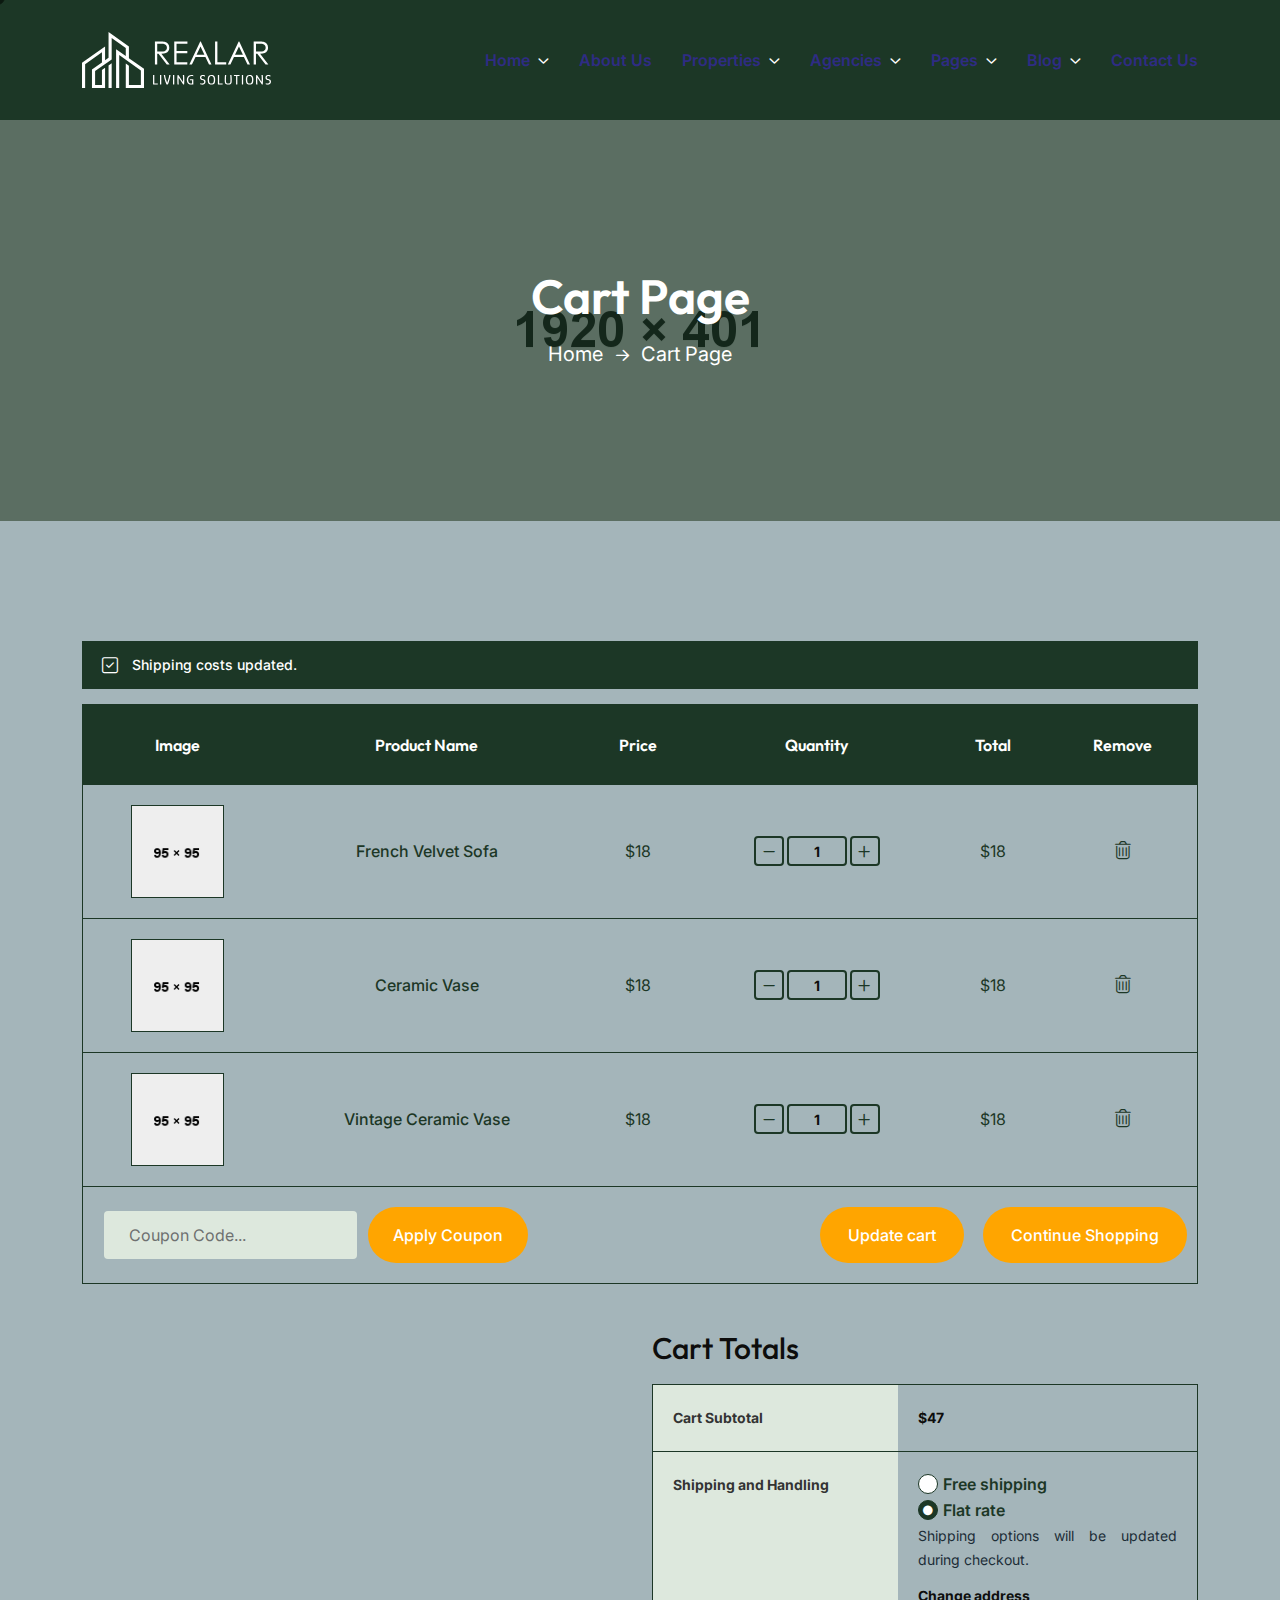
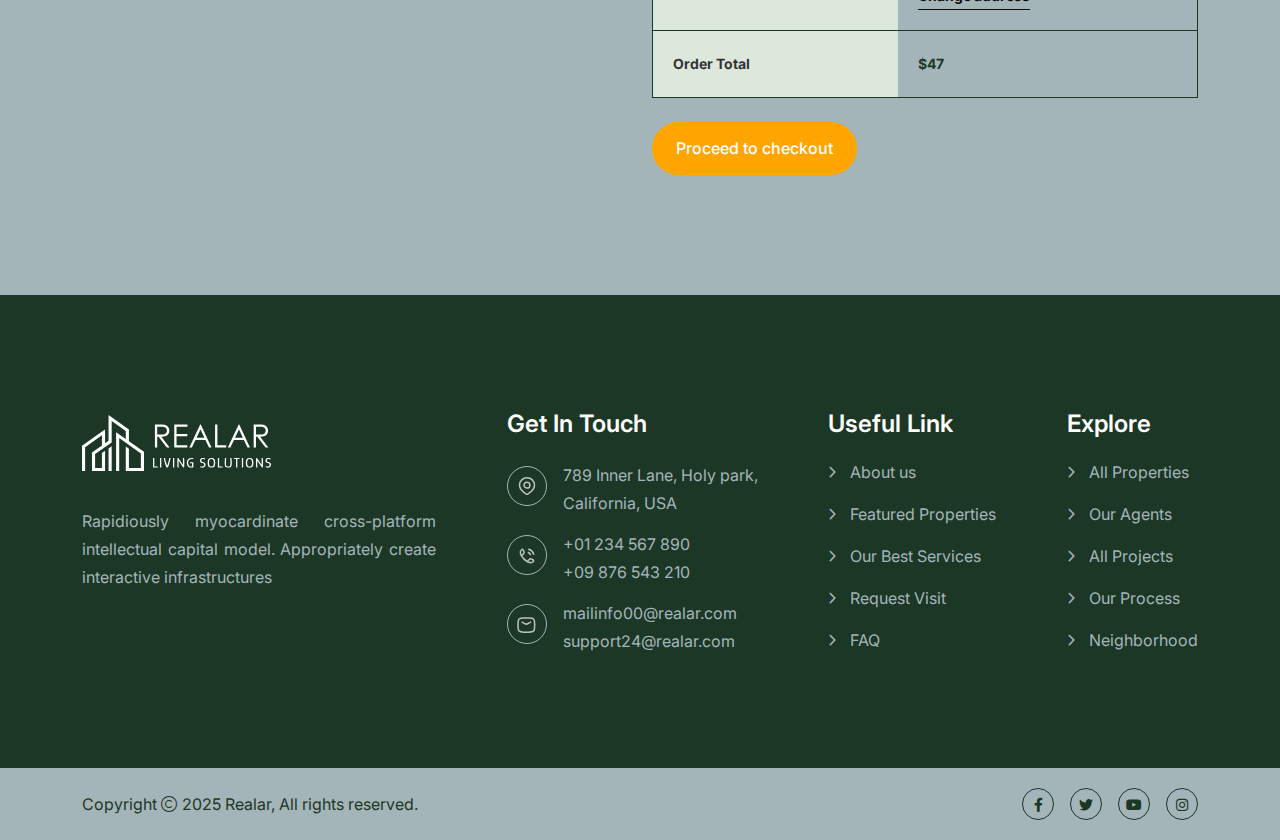
<file: cart.html>
<!doctype html>
<html class="no-js" lang="zxx" dir="ltr">

<head>
    <meta charset="utf-8">
    <meta http-equiv="x-ua-compatible" content="ie=edge">
    <title>Realar - Real Estate Apartment Complex HTML Template - Cart</title>
    <meta name="author" content="Realar">
    <meta name="description" content="Realar - Real Estate Apartment Complex HTML Template">
    <meta name="keywords" content="Realar - Real Estate Apartment Complex HTML Template">
    <meta name="robots" content="INDEX,FOLLOW">

    <!-- Mobile Specific Metas -->
    <meta name="viewport" content="width=device-width, initial-scale=1, shrink-to-fit=no">

    <!-- Favicons - Place favicon.ico in the root directory -->
    <link rel="apple-touch-icon" sizes="57x57" href="assets/img/favicons/apple-icon-57x57.png">
    <link rel="apple-touch-icon" sizes="60x60" href="assets/img/favicons/apple-icon-60x60.png">
    <link rel="apple-touch-icon" sizes="72x72" href="assets/img/favicons/apple-icon-72x72.png">
    <link rel="apple-touch-icon" sizes="76x76" href="assets/img/favicons/apple-icon-76x76.png">
    <link rel="apple-touch-icon" sizes="114x114" href="assets/img/favicons/apple-icon-114x114.png">
    <link rel="apple-touch-icon" sizes="120x120" href="assets/img/favicons/apple-icon-120x120.png">
    <link rel="apple-touch-icon" sizes="144x144" href="assets/img/favicons/apple-icon-144x144.png">
    <link rel="apple-touch-icon" sizes="152x152" href="assets/img/favicons/apple-icon-152x152.png">
    <link rel="apple-touch-icon" sizes="180x180" href="assets/img/favicons/apple-icon-180x180.png">
    <link rel="icon" type="image/png" sizes="192x192" href="assets/img/favicons/android-icon-192x192.png">
    <link rel="icon" type="image/png" sizes="32x32" href="assets/img/favicons/favicon-32x32.png">
    <link rel="icon" type="image/png" sizes="96x96" href="assets/img/favicons/favicon-96x96.png">
    <link rel="icon" type="image/png" sizes="16x16" href="assets/img/favicons/favicon-16x16.png">
    <link rel="manifest" href="assets/img/favicons/manifest.json">
    <meta name="msapplication-TileColor" content="#ffffff">
    <meta name="msapplication-TileImage" content="assets/img/favicons/ms-icon-144x144.png">
    <meta name="theme-color" content="#ffffff">

    <!--==============================
	  Google Fonts
	============================== -->
    <link rel="preconnect" href="https://fonts.googleapis.com">
    <link rel="preconnect" href="https://fonts.gstatic.com" crossorigin>
    <link href="https://fonts.googleapis.com/css2?family=Inter:wght@100..900&family=Outfit:wght@100..900&display=swap" rel="stylesheet">

    <!--==============================
	    All CSS File
	============================== -->
    <!-- Bootstrap -->
    <link rel="stylesheet" href="assets/css/bootstrap.min.css">
    <!-- Fontawesome Icon -->
    <link rel="stylesheet" href="assets/css/fontawesome.min.css">
    <!-- Magnific Popup -->
    <link rel="stylesheet" href="assets/css/magnific-popup.min.css">
    <!-- Swiper Js -->
    <link rel="stylesheet" href="assets/css/swiper-bundle.min.css">
    <!-- datetimepicker -->
    <link rel="stylesheet" href="assets/css/jquery.datetimepicker.min.css">
    <!-- Theme Custom CSS -->
    <link rel="stylesheet" href="assets/css/style.css">

</head>

<body class="bg-light">

    <!--[if lte IE 9]>
    	<p class="browserupgrade">You are using an <strong>outdated</strong> browser. Please <a href="https://browsehappy.com/">upgrade your browser</a> to improve your experience and security.</p>
  	<![endif]-->


    <!--********************************
   		Code Start From Here 
	******************************** -->
    <div class="cursor-follower"></div>

    <!-- slider drag cursor -->
    <div class="slider-drag-cursor"><i class="fas fa-angle-left me-2"></i> DRAG <i class="fas fa-angle-right ms-2"></i></div>

    <!--==============================
     Preloader
  ==============================-->
    <div id="preloader" class="preloader ">
        <button class="th-btn style2 preloaderCls">Cancel Preloader </button>
        <div id="loader" class="th-preloader">
            <div class="animation-preloader">
                <div class="txt-loading">
                    <span preloader-text="R" class="characters">R</span>

                    <span preloader-text="E" class="characters">E</span>

                    <span preloader-text="A" class="characters">A</span>

                    <span preloader-text="L" class="characters">L</span>

                    <span preloader-text="A" class="characters">A</span>

                    <span preloader-text="R" class="characters">R</span>
                </div>
            </div>
        </div>
    </div> <!--==============================
    Mobile Menu
  ============================== -->
    <div class="th-menu-wrapper onepage-nav">
        <div class="th-menu-area text-center">
            <button class="th-menu-toggle"><i class="fal fa-times"></i></button>
            <div class="mobile-logo">
                <a href="index.html">
                    <img src="assets/img/logo-white.svg" alt="Realar">
                </a>
            </div>
            <div class="th-mobile-menu">
                <ul>
                    <li class="menu-item-has-children">
                        <a href="index.html">
                            Home
                        </a>
                        <ul class="sub-menu">
                            <li class="menu-item-has-children">
                                <a href="#">Multipage</a>
                                <ul class="sub-menu">
                                    <li><a href="index.html">Luxury Duplex</a></li>
                                    <li><a href="home-2.html">Real Estate Agency</a></li>
                                    <li><a href="home-3.html">Commercial Real Estate</a></li>
                                    <li><a href="home-4.html">Luxury Apartment</a></li>
                                    <li><a href="home-5.html">Residencial Real Estate</a></li>
                                    <li><a href="home-6.html">Urban Real Estate</a></li>
                                    <li><a href="home-7.html">Industrial Demo</a></li>
                                    <li><a href="home-8.html">Commercial Apartment</a></li>
                                    <li><a href="home-9.html">Vacation Rental</a></li>
                                    <li><a href="home-10.html">Residencial Apartment</a></li>
                                    <li><a href="home-11.html">Architectural Demo</a></li>
                                </ul>
                            </li>
                            <li class="menu-item-has-children">
                                <a href="#">Onepage</a>
                                <ul class="sub-menu">
                                    <li><a href="home-1-op.html">Luxury Duplex</a></li>
                                    <li><a href="home-2-op.html">Real Estate Agency</a></li>
                                    <li><a href="home-3-op.html">Commercial Real Estate</a></li>
                                    <li><a href="home-4-op.html">Luxury Apartment</a></li>
                                    <li><a href="home-5-op.html">Residencial Real Estate</a></li>
                                    <li><a href="home-6-op.html">Urban Real Estate</a></li>
                                    <li><a href="home-7-op.html">Industrial Demo</a></li>
                                    <li><a href="home-8-op.html">Commercial Apartment</a></li>
                                    <li><a href="home-9-op.html">Vacation Rental</a></li>
                                    <li><a href="home-10-op.html">Residencial Apartment</a></li>
                                    <li><a href="home-11-op.html">Architectural Demo</a></li>
                                </ul>
                            </li>
                            <li class="menu-item-has-children">
                                <a href="#">RTL</a>
                                <ul class="sub-menu">
                                    <li><a href="home-1-rtl.html">Luxury Duplex</a></li>
                                    <li><a href="home-2-rtl.html">Real Estate Agency</a></li>
                                    <li><a href="home-3-rtl.html">Commercial Real Estate</a></li>
                                    <li><a href="home-4-rtl.html">Luxury Apartment</a></li>
                                    <li><a href="home-5-rtl.html">Residencial Real Estate</a></li>
                                    <li><a href="home-6-rtl.html">Urban Real Estate</a></li>
                                    <li><a href="home-7-rtl.html">Industrial Demo</a></li>
                                    <li><a href="home-8-rtl.html">Commercial Apartment</a></li>
                                    <li><a href="home-9-rtl.html">Vacation Rental</a></li>
                                    <li><a href="home-10-rtl.html">Residencial Apartment</a></li>
                                    <li><a href="home-11-rtl.html">Architectural Demo</a></li>
                                </ul>
                            </li>
                        </ul>
                    </li>
                    <li><a href="about.html">
                            About Us
                        </a></li>
                    <li class="menu-item-has-children">
                        <a href="property.html">
                            Properties
                        </a>
                        <ul class="sub-menu">
                            <li><a href="property.html">
                                    Properties
                                </a></li>
                            <li><a href="property-details.html">
                                    Property Details
                                </a></li>
                        </ul>
                    </li>
                    <li class="menu-item-has-children">
                        <a href="agency.html">
                            Agencies
                        </a>
                        <ul class="sub-menu">
                            <li><a href="agency.html">
                                    Agencies
                                </a></li>
                            <li><a href="agency-details.html">
                                    Agencies Details
                                </a></li>
                        </ul>
                    </li>
                    <li class="menu-item-has-children">
                        <a href="#">
                            Pages
                        </a>
                        <ul class="sub-menu">
                            <li><a href="team.html">
                                    Agent Page
                                </a></li>
                            <li><a href="team-details.html">
                                    Agent Details
                                </a></li>
                            <li><a href="pricing.html">
                                    Pricing Page
                                </a></li>
                            <li class="menu-item-has-children"><a href="shop.html">
                                    Shop Page
                                </a>
                                <ul class="sub-menu">
                                    <li><a href="shop.html">
                                            Shop Page
                                        </a></li>
                                    <li><a href="shop-details.html">
                                            Shop Details
                                        </a></li>
                                    <li><a href="cart.html">
                                            Cart Page
                                        </a></li>
                                    <li><a href="checkout.html">
                                            Checkout Page
                                        </a></li>
                                    <li><a href="wishlist.html">
                                            Wistlist Page
                                        </a></li>
                                </ul>
                            </li>
                            <li><a href="error.html">
                                    Error Page
                                </a></li>
                        </ul>
                    </li>
                    <li class="menu-item-has-children">
                        <a href="blog.html">
                            Blog
                        </a>
                        <ul class="sub-menu">
                            <li><a href="blog.html">
                                    Blog Page
                                </a></li>
                            <li><a href="blog-details.html">
                                    Blog Details
                                </a></li>
                        </ul>
                    </li>
                    <li><a href="contact.html">
                            Contact Us
                        </a></li>
                </ul>
            </div>
        </div>
    </div><!--==============================
    Sidemenu
============================== -->
    <div class="sidemenu-wrapper sidemenu-info d-none d-lg-block ">
        <div class="sidemenu-content">
            <button class="closeButton sideMenuCls"><i class="far fa-times"></i></button>
            <div class="widget  ">
                <div class="th-widget-about">
                    <div class="about-logo">
                        <a href="index.html"><img src="assets/img/logo.svg" alt="Realar"></a>
                    </div>
                    <p class="about-text"> Rapidiously myocardinate cross-platform intellectual capital model. Appropriately create interactive infrastructures</p>
                </div>
            </div>
            <div class="widget  ">
                <h3 class="widget_title">Get In Touch</h3>
                <div class="th-widget-contact">
                    <div class="info-box_text">
                        <div class="icon"><img src="assets/img/icon/location-dot.svg" alt="img"></div>
                        <div class="details">
                            <p>789 Inner Lane, Holy park,</p>
                            <p>California, USA</p>
                        </div>
                    </div>
                    <div class="info-box_text">
                        <div class="icon">
                            <img src="assets/img/icon/phone.svg" alt="img">
                        </div>
                        <div class="details">
                            <p><a href="tel:+0123456789" class="info-box_link">+01 234 567 890</a></p>
                            <p><a href="tel:+09876543210" class="info-box_link">+09 876 543 210</a></p>
                        </div>
                    </div>
                    <div class="info-box_text">
                        <div class="icon">
                            <img src="assets/img/icon/envelope.svg" alt="img">
                        </div>
                        <div class="details">
                            <p><a href="mailto:mailinfo00@realar.com" class="info-box_link">mailinfo00@realar.com</a></p>
                            <p><a href="mailto:support24@realar.com" class="info-box_link">support24@realar.com</a></p>
                        </div>
                    </div>
                </div>
            </div>
            <div class="widget newsletter-widget  ">
                <h3 class="widget_title">Subscribe Now</h3>
                <form class="newsletter-form">
                    <div class="form-group">
                        <input class="form-control" type="email" placeholder="Email Address" required="">
                        <button type="submit" class="th-btn"><i class="far fa-paper-plane text-theme"></i></button>
                    </div>
                </form>
                <div class="th-social style2">
                    <a href="https://www.facebook.com/"><i class="fab fa-facebook-f"></i></a>
                    <a href="https://www.twitter.com/"><i class="fab fa-twitter"></i></a>
                    <a href="https://www.linkedin.com/"><i class="fab fa-linkedin-in"></i></a>
                    <a href="https://www.behance.com/"><i class="fab fa-behance"></i></a>
                    <a href="https://www.vimeo.com/"><i class="fab fa-vimeo-v"></i></a>
                </div>
            </div>
        </div>
    </div><!--==============================
	Header Area
==============================-->
    <header class="th-header header-default">
        <div class="sticky-wrapper">
            <!-- Main Menu Area -->
            <div class="menu-area">
                <div class="container">
                    <div class="row align-items-center justify-content-between">
                        <div class="col-auto">
                            <div class="header-logo">
                                <a href="index.html">
                                    <img src="assets/img/logo-white2.svg" alt="Realar">
                                </a>
                            </div>
                        </div>
                        <div class="col-auto">
                            <nav class="main-menu d-none d-lg-inline-block">
                                <ul>
                                    <li class="menu-item-has-children">
                                        <a href="index.html">
                                            Home
                                        </a>
                                        <ul class="mega-menu mega-menu-content">
                                            <li>
                                                <div class="container">
                                                    <div class="row gy-4">
                                                        <div class="col-lg-3">
                                                            <div class="mega-menu-box">
                                                                <div class="mega-menu-img">
                                                                    <img src="assets/img/pages/index.jpg" alt="Home One">
                                                                    <div class="btn-wrap">
                                                                        <a href="index.html" class="th-btn style-border">Multipage</a>
                                                                        <a href="home-1-op.html" class="th-btn style-border">Onepage</a>
                                                                        <a href="home-1-rtl.html" class="th-btn style-border">RTL Demo</a>
                                                                    </div>
                                                                </div>
                                                                <h3 class="mega-menu-title"><a href="index.html">Luxury Duplex</a></h3>
                                                            </div>
                                                        </div>
                                                        <div class="col-lg-3">
                                                            <div class="mega-menu-box">
                                                                <div class="mega-menu-img">
                                                                    <img src="assets/img/pages/home-2.jpg" alt="Home Two">
                                                                    <div class="btn-wrap">
                                                                        <a href="home-2.html" class="th-btn style-border">Multipage</a>
                                                                        <a href="home-2-op.html" class="th-btn style-border">Onepage</a>
                                                                        <a href="home-2-rtl.html" class="th-btn style-border">RTL Demo</a>
                                                                    </div>
                                                                </div>
                                                                <h3 class="mega-menu-title"><a href="home-2.html">Real Estate Agency</a></h3>
                                                            </div>
                                                        </div>
                                                        <div class="col-lg-3">
                                                            <div class="mega-menu-box">
                                                                <div class="mega-menu-img">
                                                                    <img src="assets/img/pages/home-3.jpg" alt="Home Three">
                                                                    <div class="btn-wrap">
                                                                        <a href="home-3.html" class="th-btn style-border">Multipage</a>
                                                                        <a href="home-3-op.html" class="th-btn style-border">Onepage</a>
                                                                        <a href="home-3-rtl.html" class="th-btn style-border">RTL Demo</a>
                                                                    </div>
                                                                </div>
                                                                <h3 class="mega-menu-title"><a href="home-3.html">Commercial Real Estate</a></h3>
                                                            </div>
                                                        </div>
                                                        <div class="col-lg-3">
                                                            <div class="mega-menu-box">
                                                                <div class="mega-menu-img">
                                                                    <img src="assets/img/pages/home-4.jpg" alt="Home Four">
                                                                    <div class="btn-wrap">
                                                                        <a href="home-4.html" class="th-btn style-border">Multipage</a>
                                                                        <a href="home-4-op.html" class="th-btn style-border">Onepage</a>
                                                                        <a href="home-4-rtl.html" class="th-btn style-border">RTL Demo</a>
                                                                    </div>
                                                                </div>
                                                                <h3 class="mega-menu-title"><a href="home-4.html">Luxury Apartment</a></h3>
                                                            </div>
                                                        </div>
                                                        <div class="col-lg-3">
                                                            <div class="mega-menu-box">
                                                                <div class="mega-menu-img">
                                                                    <img src="assets/img/pages/home-5.jpg" alt="Home Five">
                                                                    <div class="btn-wrap">
                                                                        <a href="home-5.html" class="th-btn style-border">Multipage</a>
                                                                        <a href="home-5-op.html" class="th-btn style-border">Onepage</a>
                                                                        <a href="home-5-rtl.html" class="th-btn style-border">RTL Demo</a>
                                                                    </div>
                                                                </div>
                                                                <h3 class="mega-menu-title"><a href="home-5.html">Residencial Real Estate</a></h3>
                                                            </div>
                                                        </div>
                                                        <div class="col-lg-3">
                                                            <div class="mega-menu-box">
                                                                <div class="mega-menu-img">
                                                                    <img src="assets/img/pages/home-6.jpg" alt="Home Six">
                                                                    <div class="btn-wrap">
                                                                        <a href="home-6.html" class="th-btn style-border">Multipage</a>
                                                                        <a href="home-6-op.html" class="th-btn style-border">Onepage</a>
                                                                        <a href="home-6-rtl.html" class="th-btn style-border">RTL Demo</a>
                                                                    </div>
                                                                </div>
                                                                <h3 class="mega-menu-title"><a href="home-6.html">Urban Real Estate</a></h3>
                                                            </div>
                                                        </div>
                                                        <div class="col-lg-3">
                                                            <div class="mega-menu-box">
                                                                <div class="mega-menu-img">
                                                                    <img src="assets/img/pages/home-7.jpg" alt="Home Seven">
                                                                    <div class="btn-wrap">
                                                                        <a href="home-7.html" class="th-btn style-border">Multipage</a>
                                                                        <a href="home-7-op.html" class="th-btn style-border">Onepage</a>
                                                                        <a href="home-7-rtl.html" class="th-btn style-border">RTL Demo</a>
                                                                    </div>
                                                                </div>
                                                                <h3 class="mega-menu-title"><a href="home-7.html">Industrial Demo</a></h3>
                                                            </div>
                                                        </div>
                                                        <div class="col-lg-3">
                                                            <div class="mega-menu-box">
                                                                <div class="mega-menu-img">
                                                                    <img src="assets/img/pages/home-8.jpg" alt="Home Eight">
                                                                    <div class="btn-wrap">
                                                                        <a href="home-8.html" class="th-btn style-border">Multipage</a>
                                                                        <a href="home-8-op.html" class="th-btn style-border">Onepage</a>
                                                                        <a href="home-8-rtl.html" class="th-btn style-border">RTL Demo</a>
                                                                    </div>
                                                                </div>
                                                                <h3 class="mega-menu-title"><a href="home-8.html">Commercial Apartment</a></h3>
                                                            </div>
                                                        </div>
                                                        <div class="col-lg-3">
                                                            <div class="mega-menu-box">
                                                                <div class="mega-menu-img">
                                                                    <img src="assets/img/pages/home-9.jpg" alt="Home Nine">
                                                                    <div class="btn-wrap">
                                                                        <a href="home-9.html" class="th-btn style-border">Multipage</a>
                                                                        <a href="home-9-op.html" class="th-btn style-border">Onepage</a>
                                                                        <a href="home-9-rtl.html" class="th-btn style-border">RTL Demo</a>
                                                                    </div>
                                                                </div>
                                                                <h3 class="mega-menu-title"><a href="home-9.html">Vacation Rental</a></h3>
                                                            </div>
                                                        </div>
                                                        <div class="col-lg-3">
                                                            <div class="mega-menu-box">
                                                                <div class="mega-menu-img">
                                                                    <img src="assets/img/pages/home-10.jpg" alt="Home Ten">
                                                                    <div class="btn-wrap">
                                                                        <a href="home-10.html" class="th-btn style-border">Multipage</a>
                                                                        <a href="home-10-op.html" class="th-btn style-border">Onepage</a>
                                                                        <a href="home-10-rtl.html" class="th-btn style-border">RTL Demo</a>
                                                                    </div>
                                                                </div>
                                                                <h3 class="mega-menu-title"><a href="home-10.html">Residencial Apartment</a></h3>
                                                            </div>
                                                        </div>
                                                        <div class="col-lg-3">
                                                            <div class="mega-menu-box">
                                                                <div class="mega-menu-img">
                                                                    <img src="assets/img/pages/home-11.jpg" alt="Home Eleven">
                                                                    <div class="btn-wrap">
                                                                        <a href="home-11.html" class="th-btn style-border">Multipage</a>
                                                                        <a href="home-11-op.html" class="th-btn style-border">Onepage</a>
                                                                        <a href="home-11-rtl.html" class="th-btn style-border">RTL Demo</a>
                                                                    </div>
                                                                </div>
                                                                <h3 class="mega-menu-title"><a href="home-11.html">Architectural Demo</a></h3>
                                                            </div>
                                                        </div>
                                                    </div>
                                                </div>
                                            </li>
                                        </ul>
                                    </li>
                                    <li><a href="about.html">
                                            About Us
                                        </a></li>
                                    <li class="menu-item-has-children">
                                        <a href="property.html">
                                            Properties
                                        </a>
                                        <ul class="sub-menu">
                                            <li><a href="property.html">
                                                    Properties
                                                </a></li>
                                            <li><a href="property-details.html">
                                                    Property Details
                                                </a></li>
                                        </ul>
                                    </li>
                                    <li class="menu-item-has-children">
                                        <a href="agency.html">
                                            Agencies
                                        </a>
                                        <ul class="sub-menu">
                                            <li><a href="agency.html">
                                                    Agencies
                                                </a></li>
                                            <li><a href="agency-details.html">
                                                    Agencies Details
                                                </a></li>
                                        </ul>
                                    </li>
                                    <li class="menu-item-has-children">
                                        <a href="#">
                                            Pages
                                        </a>
                                        <ul class="sub-menu">
                                            <li><a href="team.html">
                                                    Agent Page
                                                </a></li>
                                            <li><a href="team-details.html">
                                                    Agent Details
                                                </a></li>
                                            <li><a href="pricing.html">
                                                    Pricing Page
                                                </a></li>
                                            <li class="menu-item-has-children"><a href="shop.html">
                                                    Shop Page
                                                </a>
                                                <ul class="sub-menu">
                                                    <li><a href="shop.html">
                                                            Shop Page
                                                        </a></li>
                                                    <li><a href="shop-details.html">
                                                            Shop Details
                                                        </a></li>
                                                    <li><a href="cart.html">
                                                            Cart Page
                                                        </a></li>
                                                    <li><a href="checkout.html">
                                                            Checkout Page
                                                        </a></li>
                                                    <li><a href="wishlist.html">
                                                            Wistlist Page
                                                        </a></li>
                                                </ul>
                                            </li>
                                            <li><a href="error.html">
                                                    Error Page
                                                </a></li>
                                        </ul>
                                    </li>
                                    <li class="menu-item-has-children">
                                        <a href="blog.html">
                                            Blog
                                        </a>
                                        <ul class="sub-menu">
                                            <li><a href="blog.html">
                                                    Blog Page
                                                </a></li>
                                            <li><a href="blog-details.html">
                                                    Blog Details
                                                </a></li>
                                        </ul>
                                    </li>
                                    <li><a href="contact.html">
                                            Contact Us
                                        </a></li>
                                </ul>
                            </nav>
                            <div class="header-button d-flex d-lg-none">
                                <button type="button" class="th-menu-toggle sidebar-btn">
                                    <span class="line"></span>
                                    <span class="line"></span>
                                    <span class="line"></span>
                                </button>
                            </div>
                        </div>
                        <div class="col-auto d-none d-xxl-block">
                            <div class="header-button">
                                <a href="contact.html" class="th-btn style-border th-btn-icon">Request A Visit</a>
                                <button type="button" class="simple-icon sideMenuInfo sidebar-btn style2">
                                    <span class="line"></span>
                                    <span class="line"></span>
                                    <span class="line"></span>
                                </button>
                            </div>
                        </div>
                    </div>
                </div>
            </div>
        </div>
    </header>


    <!--==============================
    Breadcumb
============================== -->
    <div class="breadcumb-wrapper " data-bg-src="assets/img/bg/breadcumb-bg.jpg">
        <div class="container">
            <div class="row justify-content-center">
                <div class="col-xl-9">
                    <div class="breadcumb-content">
                        <h1 class="breadcumb-title">Cart Page</h1>
                        <ul class="breadcumb-menu">
                            <li><a href="index.html">Home</a></li>
                            <li>Cart Page</li>
                        </ul>
                    </div>
                </div>
            </div>
        </div>
    </div><!--==============================
Cart Area
==============================-->
    <div class="th-cart-wrapper  space-top space-extra-bottom">
        <div class="container">
            <div class="woocommerce-notices-wrapper">
                <div class="woocommerce-message">Shipping costs updated.</div>
            </div>
            <form action="#" class="woocommerce-cart-form">
                <table class="cart_table">
                    <thead>
                        <tr>
                            <th class="cart-col-image">Image</th>
                            <th class="cart-col-productname">Product Name</th>
                            <th class="cart-col-price">Price</th>
                            <th class="cart-col-quantity">Quantity</th>
                            <th class="cart-col-total">Total</th>
                            <th class="cart-col-remove">Remove</th>
                        </tr>
                    </thead>
                    <tbody>
                        <tr class="cart_item">
                            <td data-title="Product">
                                <a class="cart-productimage" href="shop-details.html"><img width="91" height="91" src="assets/img/product/product_thumb_1_1.png" alt="Image"></a>
                            </td>
                            <td data-title="Name">
                                <a class="cart-productname" href="shop-details.html">French Velvet Sofa</a>
                            </td>
                            <td data-title="Price">
                                <span class="amount"><bdi><span>$</span>18</bdi></span>
                            </td>
                            <td data-title="Quantity">
                                <div class="quantity">
                                    <button class="quantity-minus qty-btn"><i class="far fa-minus"></i></button>
                                    <input type="number" class="qty-input" value="1" min="1" max="99">
                                    <button class="quantity-plus qty-btn"><i class="far fa-plus"></i></button>
                                </div>
                            </td>
                            <td data-title="Total">
                                <span class="amount"><bdi><span>$</span>18</bdi></span>
                            </td>
                            <td data-title="Remove">
                                <a href="#" class="remove"><i class="fal fa-trash-alt"></i></a>
                            </td>
                        </tr>
                        <tr class="cart_item">
                            <td data-title="Product">
                                <a class="cart-productimage" href="shop-details.html"><img width="91" height="91" src="assets/img/product/product_thumb_1_2.png" alt="Image"></a>
                            </td>
                            <td data-title="Name">
                                <a class="cart-productname" href="shop-details.html">Ceramic Vase</a>
                            </td>
                            <td data-title="Price">
                                <span class="amount"><bdi><span>$</span>18</bdi></span>
                            </td>
                            <td data-title="Quantity">
                                <div class="quantity">
                                    <button class="quantity-minus qty-btn"><i class="far fa-minus"></i></button>
                                    <input type="number" class="qty-input" value="1" min="1" max="99">
                                    <button class="quantity-plus qty-btn"><i class="far fa-plus"></i></button>
                                </div>
                            </td>
                            <td data-title="Total">
                                <span class="amount"><bdi><span>$</span>18</bdi></span>
                            </td>
                            <td data-title="Remove">
                                <a href="#" class="remove"><i class="fal fa-trash-alt"></i></a>
                            </td>
                        </tr>
                        <tr class="cart_item">
                            <td data-title="Product">
                                <a class="cart-productimage" href="shop-details.html"><img width="91" height="91" src="assets/img/product/product_thumb_1_3.png" alt="Image"></a>
                            </td>
                            <td data-title="Name">
                                <a class="cart-productname" href="shop-details.html">Vintage Ceramic Vase</a>
                            </td>
                            <td data-title="Price">
                                <span class="amount"><bdi><span>$</span>18</bdi></span>
                            </td>
                            <td data-title="Quantity">
                                <div class="quantity">
                                    <button class="quantity-minus qty-btn"><i class="far fa-minus"></i></button>
                                    <input type="number" class="qty-input" value="1" min="1" max="99">
                                    <button class="quantity-plus qty-btn"><i class="far fa-plus"></i></button>
                                </div>
                            </td>
                            <td data-title="Total">
                                <span class="amount"><bdi><span>$</span>18</bdi></span>
                            </td>
                            <td data-title="Remove">
                                <a href="#" class="remove"><i class="fal fa-trash-alt"></i></a>
                            </td>
                        </tr>
                        <tr>
                            <td colspan="6" class="actions">
                                <div class="th-cart-coupon">
                                    <input type="text" class="form-control" placeholder="Coupon Code...">
                                    <button type="submit" class="th-btn">Apply Coupon</button>
                                </div>
                                <button type="submit" class="th-btn">Update cart</button>
                                <a href="shop.html" class="th-btn">Continue Shopping</a>
                            </td>
                        </tr>
                    </tbody>
                </table>
            </form>
            <div class="row justify-content-end">
                <div class="col-md-8 col-lg-7 col-xl-6">
                    <h2 class="h4 summary-title">Cart Totals</h2>
                    <table class="cart_totals">
                        <tbody>
                            <tr>
                                <td>Cart Subtotal</td>
                                <td data-title="Cart Subtotal">
                                    <span class="amount"><bdi><span>$</span>47</bdi></span>
                                </td>
                            </tr>
                            <tr class="shipping">
                                <th>Shipping and Handling</th>
                                <td data-title="Shipping and Handling">
                                    <ul class="woocommerce-shipping-methods list-unstyled">
                                        <li>
                                            <input type="radio" id="free_shipping" name="shipping_method" class="shipping_method">
                                            <label for="free_shipping">Free shipping</label>
                                        </li>
                                        <li>
                                            <input type="radio" id="flat_rate" name="shipping_method" class="shipping_method" checked="checked">
                                            <label for="flat_rate">Flat rate</label>
                                        </li>
                                    </ul>
                                    <p class="woocommerce-shipping-destination">
                                        Shipping options will be updated during checkout.
                                    </p>
                                    <form action="#" method="post">
                                        <a href="#" class="shipping-calculator-button">Change address</a>
                                        <div class="shipping-calculator-form">
                                            <p class="form-row">
                                                <select class="form-select">
                                                    <option value="AR">Argentina</option>
                                                    <option value="AM">Armenia</option>
                                                    <option value="BD" selected="selected">Bangladesh</option>
                                                </select>
                                            </p>
                                            <p>
                                                <select class="form-select">
                                                    <option value="">Select an option…</option>
                                                    <option value="BD-05">Bagerhat</option>
                                                    <option value="BD-01">Bandarban</option>
                                                    <option value="BD-02">Barguna</option>
                                                    <option value="BD-06">Barishal</option>
                                                </select>
                                            </p>
                                            <p class="form-row">
                                                <input type="text" class="form-control" placeholder="Town / City">
                                            </p>
                                            <p class="form-row">
                                                <input type="text" class="form-control" placeholder="Postcode / ZIP">
                                            </p>
                                            <p>
                                                <button class="th-btn">Update</button>
                                            </p>
                                        </div>
                                    </form>
                                </td>
                            </tr>
                        </tbody>
                        <tfoot>
                            <tr class="order-total">
                                <td>Order Total</td>
                                <td data-title="Total">
                                    <strong><span class="amount"><bdi><span>$</span>47</bdi></span></strong>
                                </td>
                            </tr>
                        </tfoot>
                    </table>
                    <div class="wc-proceed-to-checkout mb-30">
                        <a href="checkout.html" class="th-btn">Proceed to checkout</a>
                    </div>
                </div>
            </div>
        </div>
    </div><!--==============================
	Footer Area
==============================-->
    <footer class="footer-wrapper footer-default bg-theme">
        <div class="widget-area">
            <div class="container">
                <div class="row justify-content-between">
                    <div class="col-md-6 col-xl-auto">
                        <div class="widget footer-widget">
                            <div class="th-widget-about">
                                <div class="about-logo">
                                    <a href="index.html"><img src="assets/img/logo-white2.svg" alt="Realar"></a>
                                </div>
                                <p class="about-text"> Rapidiously myocardinate cross-platform intellectual capital model. Appropriately create interactive infrastructures</p>
                            </div>
                        </div>
                    </div>
                    <div class="col-md-6 col-xl-auto">
                        <div class="widget footer-widget">
                            <h3 class="widget_title">Get In Touch</h3>
                            <div class="th-widget-contact">
                                <div class="info-box_text">
                                    <div class="icon"><img src="assets/img/icon/location-dot.svg" alt="img"></div>
                                    <div class="details">
                                        <p>789 Inner Lane, Holy park,</p>
                                        <p>California, USA</p>
                                    </div>
                                </div>
                                <div class="info-box_text">
                                    <div class="icon">
                                        <img src="assets/img/icon/phone.svg" alt="img">
                                    </div>
                                    <div class="details">
                                        <p><a href="tel:+0123456789" class="info-box_link">+01 234 567 890</a></p>
                                        <p><a href="tel:+09876543210" class="info-box_link">+09 876 543 210</a></p>
                                    </div>
                                </div>
                                <div class="info-box_text">
                                    <div class="icon">
                                        <img src="assets/img/icon/envelope.svg" alt="img">
                                    </div>
                                    <div class="details">
                                        <p><a href="mailto:mailinfo00@realar.com" class="info-box_link">mailinfo00@realar.com</a></p>
                                        <p><a href="mailto:support24@realar.com" class="info-box_link">support24@realar.com</a></p>
                                    </div>
                                </div>
                            </div>
                        </div>
                    </div>
                    <div class="col-md-6 col-xl-auto">
                        <div class="widget widget_nav_menu footer-widget">
                            <h3 class="widget_title">Useful Link</h3>
                            <div class="menu-all-pages-container">
                                <ul class="menu">
                                    <li><a href="about.html">About us</a></li>
                                    <li><a href="property.html">Featured Properties</a></li>
                                    <li><a href="agency.html">Our Best Services</a></li>
                                    <li><a href="contact.html">Request Visit</a></li>
                                    <li><a href="contact.html">FAQ</a></li>
                                </ul>
                            </div>
                        </div>
                    </div>
                    <div class="col-md-6 col-xl-auto">
                        <div class="widget widget_nav_menu footer-widget">
                            <h3 class="widget_title">Explore</h3>
                            <div class="menu-all-pages-container">
                                <ul class="menu">
                                    <li><a href="property.html">All Properties</a></li>
                                    <li><a href="team.html">Our Agents</a></li>
                                    <li><a href="property.html">All Projects</a></li>
                                    <li><a href="about.html">Our Process</a></li>
                                    <li><a href="contact.html">Neighborhood</a></li>
                                </ul>
                            </div>
                        </div>
                    </div>
                </div>
            </div>
        </div>
        <div class="copyright-wrap bg-light">
            <div class="container">
                <div class="row gy-3 align-items-center">
                    <div class="col-lg-6">
                        <p class="copyright-text">
                            Copyright <i class="fal fa-copyright"></i> 2025 <a href="index.html">Realar</a>, All rights reserved.</p>
                    </div>
                    <div class="col-lg-6">
                        <div class="th-social justify-content-lg-end justify-content-center">
                            <a href="https://www.facebook.com/"><i class="fab fa-facebook-f"></i></a>
                            <a href="https://www.twitter.com/"><i class="fab fa-twitter"></i></a>
                            <a href="https://www.instagram.com/"><i class="fab fa-youtube"></i></a>
                            <a href="https://www.instagram.com/"><i class="fab fa-instagram"></i></a>
                        </div>
                    </div>
                </div>
            </div>
        </div>
    </footer>

    <!--********************************
			Code End  Here 
	******************************** -->

    <!-- Scroll To Top -->
    <div class="scroll-top">
        <svg class="progress-circle svg-content" width="100%" height="100%" viewBox="-1 -1 102 102">
            <path d="M50,1 a49,49 0 0,1 0,98 a49,49 0 0,1 0,-98" style="transition: stroke-dashoffset 10ms linear 0s; stroke-dasharray: 307.919, 307.919; stroke-dashoffset: 307.919;"></path>
        </svg>
    </div>

    <!--==============================
    All Js File
============================== -->
    <!-- Jquery -->
    <script src="assets/js/vendor/jquery-3.7.1.min.js"></script>

    <!-- Swiper Js -->
    <script src="assets/js/swiper-bundle.min.js"></script>
    <!-- Bootstrap -->
    <script src="assets/js/bootstrap.min.js"></script>
    <!-- Magnific Popup -->
    <script src="assets/js/jquery.magnific-popup.min.js"></script>
    <!-- Counter Up -->
    <script src="assets/js/jquery.counterup.min.js"></script>
    <!-- Range Slider -->
    <script src="assets/js/jquery-ui.min.js"></script>
    <!-- Isotope Filter -->
    <script src="assets/js/imagesloaded.pkgd.min.js"></script>
    <script src="assets/js/isotope.pkgd.min.js"></script>
    <!-- Gsap -->
    <script src="assets/js/gsap.min.js"></script>
    <!-- DateTime JS -->
    <script src="assets/js/jquery.datetimepicker.min.js"></script>

    <!-- 360 degree Js -->
    <script src="assets/js/threesixty.min.js"></script>
    <script src="assets/js/panolens.min.js"></script>



    <!-- Main Js File -->
    <script src="assets/js/main.js"></script>
</body>

</html>
</file>
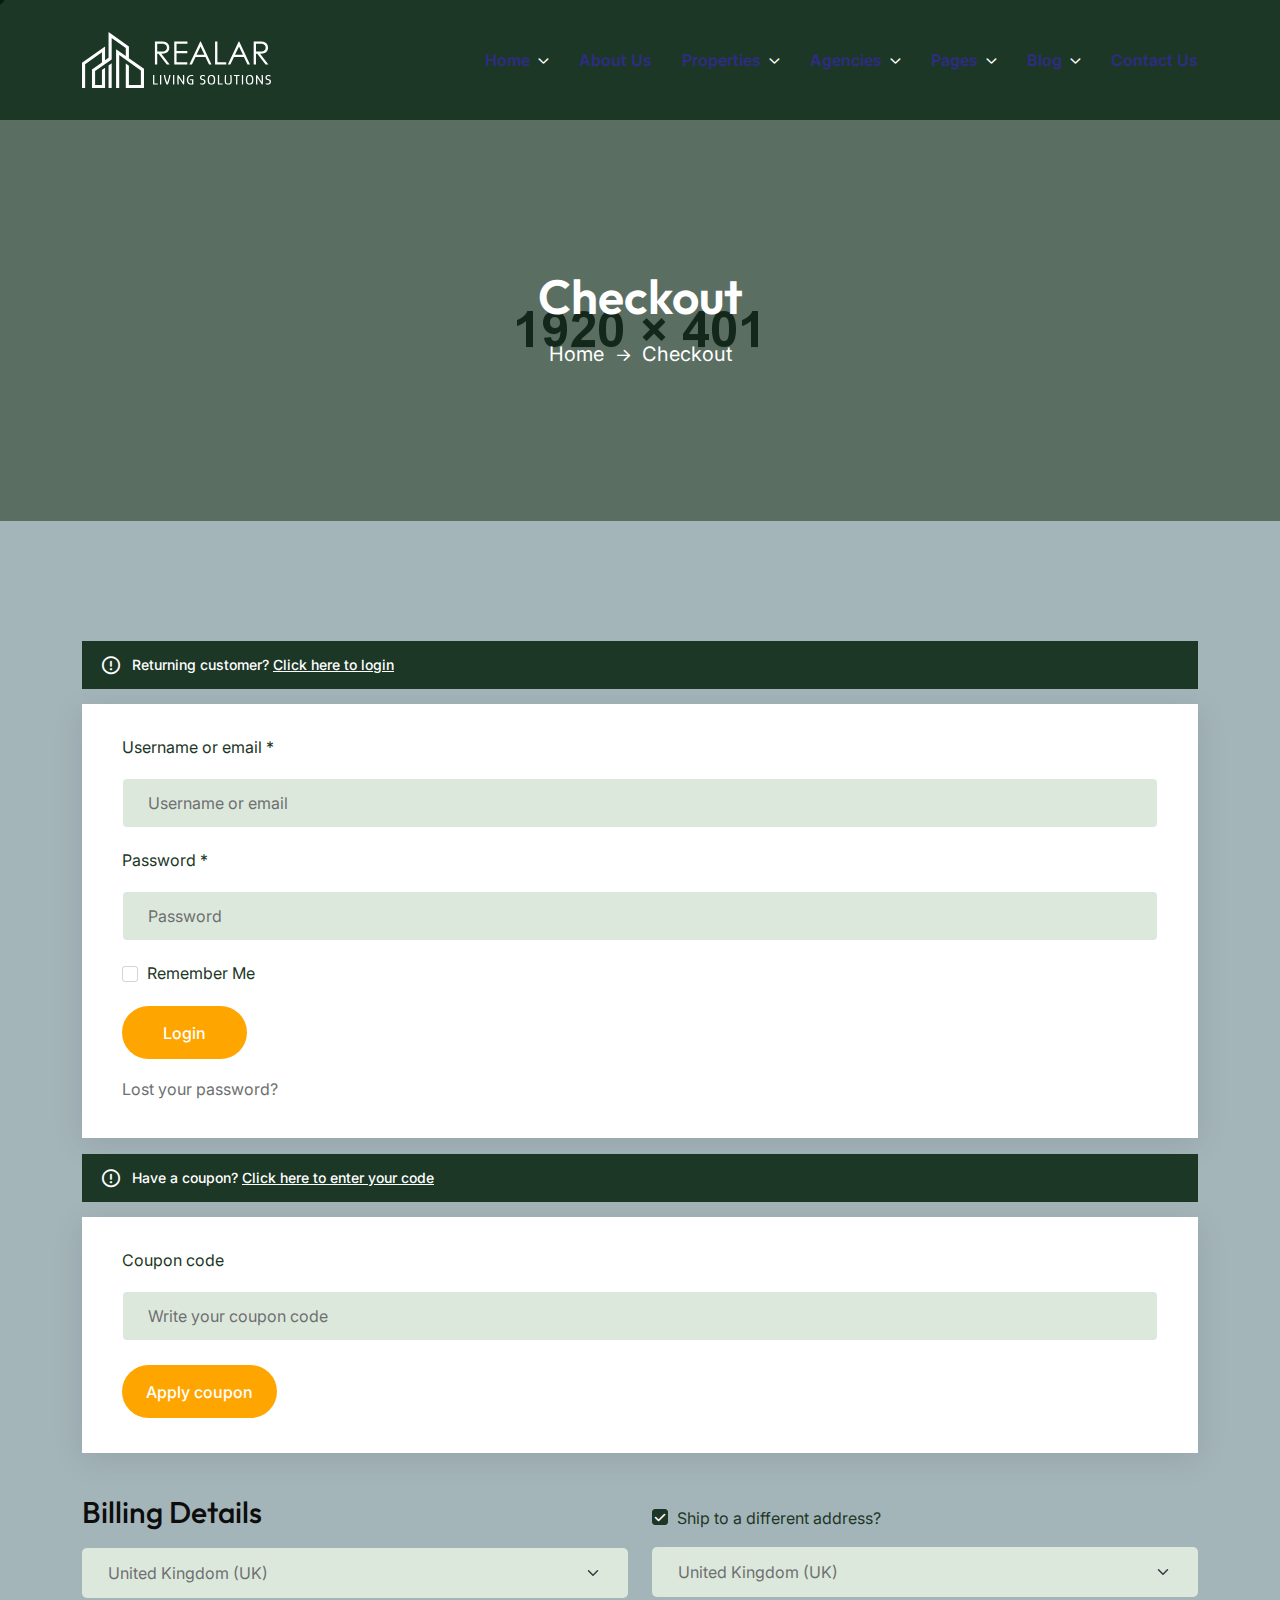
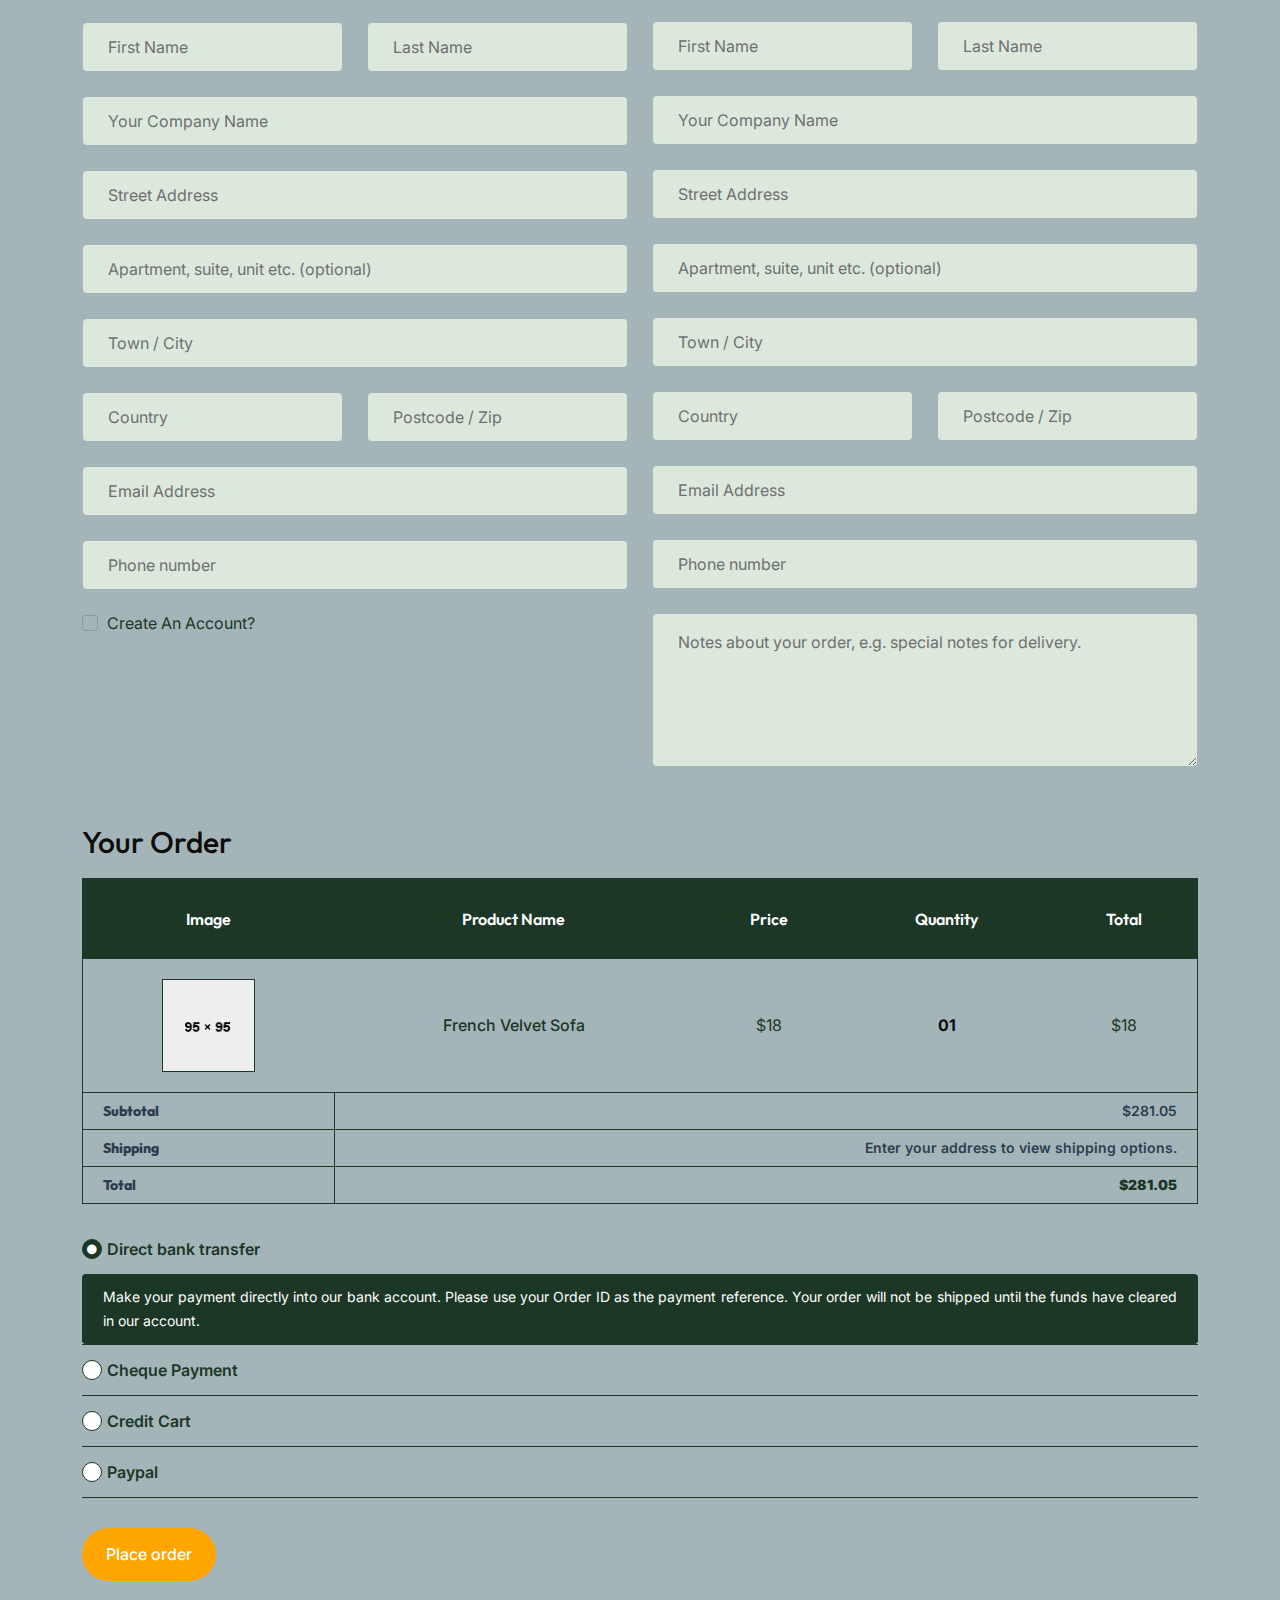
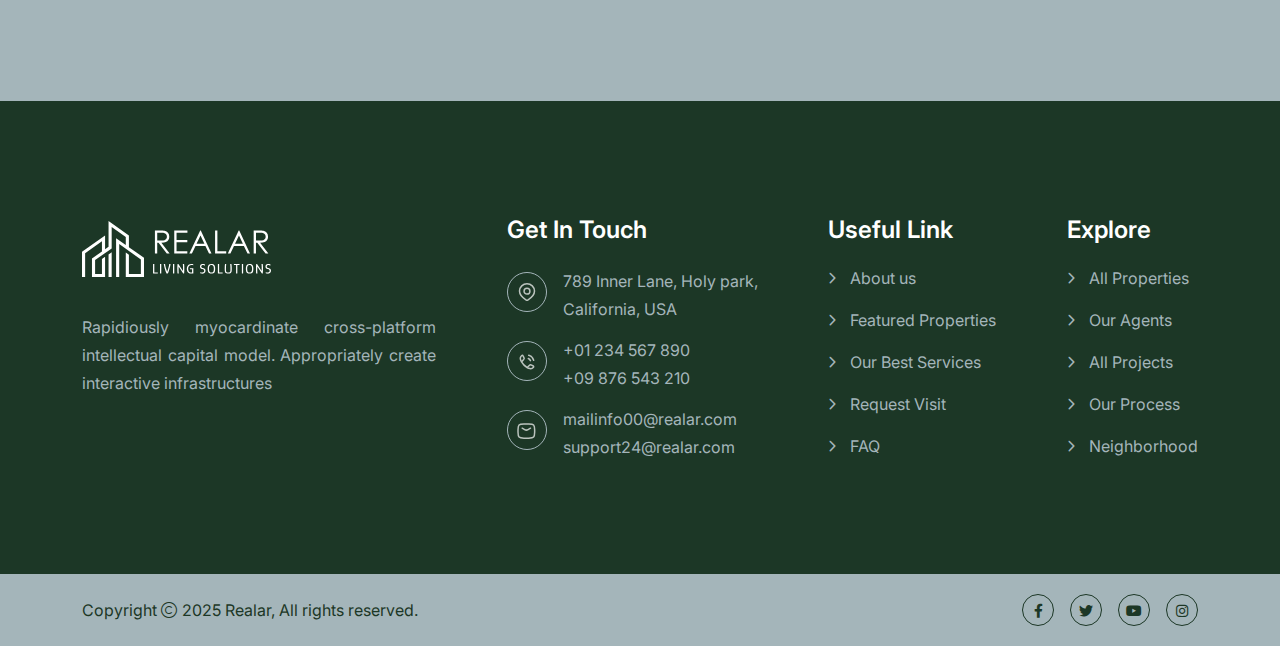
<file: checkout.html>
<!doctype html>
<html class="no-js" lang="zxx" dir="ltr">

<head>
    <meta charset="utf-8">
    <meta http-equiv="x-ua-compatible" content="ie=edge">
    <title>Realar - Real Estate Apartment Complex HTML Template - Checkout</title>
    <meta name="author" content="Realar">
    <meta name="description" content="Realar - Real Estate Apartment Complex HTML Template">
    <meta name="keywords" content="Realar - Real Estate Apartment Complex HTML Template">
    <meta name="robots" content="INDEX,FOLLOW">

    <!-- Mobile Specific Metas -->
    <meta name="viewport" content="width=device-width, initial-scale=1, shrink-to-fit=no">

    <!-- Favicons - Place favicon.ico in the root directory -->
    <link rel="apple-touch-icon" sizes="57x57" href="assets/img/favicons/apple-icon-57x57.png">
    <link rel="apple-touch-icon" sizes="60x60" href="assets/img/favicons/apple-icon-60x60.png">
    <link rel="apple-touch-icon" sizes="72x72" href="assets/img/favicons/apple-icon-72x72.png">
    <link rel="apple-touch-icon" sizes="76x76" href="assets/img/favicons/apple-icon-76x76.png">
    <link rel="apple-touch-icon" sizes="114x114" href="assets/img/favicons/apple-icon-114x114.png">
    <link rel="apple-touch-icon" sizes="120x120" href="assets/img/favicons/apple-icon-120x120.png">
    <link rel="apple-touch-icon" sizes="144x144" href="assets/img/favicons/apple-icon-144x144.png">
    <link rel="apple-touch-icon" sizes="152x152" href="assets/img/favicons/apple-icon-152x152.png">
    <link rel="apple-touch-icon" sizes="180x180" href="assets/img/favicons/apple-icon-180x180.png">
    <link rel="icon" type="image/png" sizes="192x192" href="assets/img/favicons/android-icon-192x192.png">
    <link rel="icon" type="image/png" sizes="32x32" href="assets/img/favicons/favicon-32x32.png">
    <link rel="icon" type="image/png" sizes="96x96" href="assets/img/favicons/favicon-96x96.png">
    <link rel="icon" type="image/png" sizes="16x16" href="assets/img/favicons/favicon-16x16.png">
    <link rel="manifest" href="assets/img/favicons/manifest.json">
    <meta name="msapplication-TileColor" content="#ffffff">
    <meta name="msapplication-TileImage" content="assets/img/favicons/ms-icon-144x144.png">
    <meta name="theme-color" content="#ffffff">

    <!--==============================
	  Google Fonts
	============================== -->
    <link rel="preconnect" href="https://fonts.googleapis.com">
    <link rel="preconnect" href="https://fonts.gstatic.com" crossorigin>
    <link href="https://fonts.googleapis.com/css2?family=Inter:wght@100..900&family=Outfit:wght@100..900&display=swap" rel="stylesheet">

    <!--==============================
	    All CSS File
	============================== -->
    <!-- Bootstrap -->
    <link rel="stylesheet" href="assets/css/bootstrap.min.css">
    <!-- Fontawesome Icon -->
    <link rel="stylesheet" href="assets/css/fontawesome.min.css">
    <!-- Magnific Popup -->
    <link rel="stylesheet" href="assets/css/magnific-popup.min.css">
    <!-- Swiper Js -->
    <link rel="stylesheet" href="assets/css/swiper-bundle.min.css">
    <!-- datetimepicker -->
    <link rel="stylesheet" href="assets/css/jquery.datetimepicker.min.css">
    <!-- Theme Custom CSS -->
    <link rel="stylesheet" href="assets/css/style.css">

</head>

<body class="bg-light">

    <!--[if lte IE 9]>
    	<p class="browserupgrade">You are using an <strong>outdated</strong> browser. Please <a href="https://browsehappy.com/">upgrade your browser</a> to improve your experience and security.</p>
  	<![endif]-->


    <!--********************************
   		Code Start From Here 
	******************************** -->
    <div class="cursor-follower"></div>

    <!-- slider drag cursor -->
    <div class="slider-drag-cursor"><i class="fas fa-angle-left me-2"></i> DRAG <i class="fas fa-angle-right ms-2"></i></div>

    <!--==============================
     Preloader
  ==============================-->
    <div id="preloader" class="preloader ">
        <button class="th-btn style2 preloaderCls">Cancel Preloader </button>
        <div id="loader" class="th-preloader">
            <div class="animation-preloader">
                <div class="txt-loading">
                    <span preloader-text="R" class="characters">R</span>

                    <span preloader-text="E" class="characters">E</span>

                    <span preloader-text="A" class="characters">A</span>

                    <span preloader-text="L" class="characters">L</span>

                    <span preloader-text="A" class="characters">A</span>

                    <span preloader-text="R" class="characters">R</span>
                </div>
            </div>
        </div>
    </div> <!--==============================
    Mobile Menu
  ============================== -->
    <div class="th-menu-wrapper onepage-nav">
        <div class="th-menu-area text-center">
            <button class="th-menu-toggle"><i class="fal fa-times"></i></button>
            <div class="mobile-logo">
                <a href="index.html">
                    <img src="assets/img/logo-white.svg" alt="Realar">
                </a>
            </div>
            <div class="th-mobile-menu">
                <ul>
                    <li class="menu-item-has-children">
                        <a href="index.html">
                            Home
                        </a>
                        <ul class="sub-menu">
                            <li class="menu-item-has-children">
                                <a href="#">Multipage</a>
                                <ul class="sub-menu">
                                    <li><a href="index.html">Luxury Duplex</a></li>
                                    <li><a href="home-2.html">Real Estate Agency</a></li>
                                    <li><a href="home-3.html">Commercial Real Estate</a></li>
                                    <li><a href="home-4.html">Luxury Apartment</a></li>
                                    <li><a href="home-5.html">Residencial Real Estate</a></li>
                                    <li><a href="home-6.html">Urban Real Estate</a></li>
                                    <li><a href="home-7.html">Industrial Demo</a></li>
                                    <li><a href="home-8.html">Commercial Apartment</a></li>
                                    <li><a href="home-9.html">Vacation Rental</a></li>
                                    <li><a href="home-10.html">Residencial Apartment</a></li>
                                    <li><a href="home-11.html">Architectural Demo</a></li>
                                </ul>
                            </li>
                            <li class="menu-item-has-children">
                                <a href="#">Onepage</a>
                                <ul class="sub-menu">
                                    <li><a href="home-1-op.html">Luxury Duplex</a></li>
                                    <li><a href="home-2-op.html">Real Estate Agency</a></li>
                                    <li><a href="home-3-op.html">Commercial Real Estate</a></li>
                                    <li><a href="home-4-op.html">Luxury Apartment</a></li>
                                    <li><a href="home-5-op.html">Residencial Real Estate</a></li>
                                    <li><a href="home-6-op.html">Urban Real Estate</a></li>
                                    <li><a href="home-7-op.html">Industrial Demo</a></li>
                                    <li><a href="home-8-op.html">Commercial Apartment</a></li>
                                    <li><a href="home-9-op.html">Vacation Rental</a></li>
                                    <li><a href="home-10-op.html">Residencial Apartment</a></li>
                                    <li><a href="home-11-op.html">Architectural Demo</a></li>
                                </ul>
                            </li>
                            <li class="menu-item-has-children">
                                <a href="#">RTL</a>
                                <ul class="sub-menu">
                                    <li><a href="home-1-rtl.html">Luxury Duplex</a></li>
                                    <li><a href="home-2-rtl.html">Real Estate Agency</a></li>
                                    <li><a href="home-3-rtl.html">Commercial Real Estate</a></li>
                                    <li><a href="home-4-rtl.html">Luxury Apartment</a></li>
                                    <li><a href="home-5-rtl.html">Residencial Real Estate</a></li>
                                    <li><a href="home-6-rtl.html">Urban Real Estate</a></li>
                                    <li><a href="home-7-rtl.html">Industrial Demo</a></li>
                                    <li><a href="home-8-rtl.html">Commercial Apartment</a></li>
                                    <li><a href="home-9-rtl.html">Vacation Rental</a></li>
                                    <li><a href="home-10-rtl.html">Residencial Apartment</a></li>
                                    <li><a href="home-11-rtl.html">Architectural Demo</a></li>
                                </ul>
                            </li>
                        </ul>
                    </li>
                    <li><a href="about.html">
                            About Us
                        </a></li>
                    <li class="menu-item-has-children">
                        <a href="property.html">
                            Properties
                        </a>
                        <ul class="sub-menu">
                            <li><a href="property.html">
                                    Properties
                                </a></li>
                            <li><a href="property-details.html">
                                    Property Details
                                </a></li>
                        </ul>
                    </li>
                    <li class="menu-item-has-children">
                        <a href="agency.html">
                            Agencies
                        </a>
                        <ul class="sub-menu">
                            <li><a href="agency.html">
                                    Agencies
                                </a></li>
                            <li><a href="agency-details.html">
                                    Agencies Details
                                </a></li>
                        </ul>
                    </li>
                    <li class="menu-item-has-children">
                        <a href="#">
                            Pages
                        </a>
                        <ul class="sub-menu">
                            <li><a href="team.html">
                                    Agent Page
                                </a></li>
                            <li><a href="team-details.html">
                                    Agent Details
                                </a></li>
                            <li><a href="pricing.html">
                                    Pricing Page
                                </a></li>
                            <li class="menu-item-has-children"><a href="shop.html">
                                    Shop Page
                                </a>
                                <ul class="sub-menu">
                                    <li><a href="shop.html">
                                            Shop Page
                                        </a></li>
                                    <li><a href="shop-details.html">
                                            Shop Details
                                        </a></li>
                                    <li><a href="cart.html">
                                            Cart Page
                                        </a></li>
                                    <li><a href="checkout.html">
                                            Checkout Page
                                        </a></li>
                                    <li><a href="wishlist.html">
                                            Wistlist Page
                                        </a></li>
                                </ul>
                            </li>
                            <li><a href="error.html">
                                    Error Page
                                </a></li>
                        </ul>
                    </li>
                    <li class="menu-item-has-children">
                        <a href="blog.html">
                            Blog
                        </a>
                        <ul class="sub-menu">
                            <li><a href="blog.html">
                                    Blog Page
                                </a></li>
                            <li><a href="blog-details.html">
                                    Blog Details
                                </a></li>
                        </ul>
                    </li>
                    <li><a href="contact.html">
                            Contact Us
                        </a></li>
                </ul>
            </div>
        </div>
    </div><!--==============================
    Sidemenu
============================== -->
    <div class="sidemenu-wrapper sidemenu-info d-none d-lg-block ">
        <div class="sidemenu-content">
            <button class="closeButton sideMenuCls"><i class="far fa-times"></i></button>
            <div class="widget  ">
                <div class="th-widget-about">
                    <div class="about-logo">
                        <a href="index.html"><img src="assets/img/logo.svg" alt="Realar"></a>
                    </div>
                    <p class="about-text"> Rapidiously myocardinate cross-platform intellectual capital model. Appropriately create interactive infrastructures</p>
                </div>
            </div>
            <div class="widget  ">
                <h3 class="widget_title">Get In Touch</h3>
                <div class="th-widget-contact">
                    <div class="info-box_text">
                        <div class="icon"><img src="assets/img/icon/location-dot.svg" alt="img"></div>
                        <div class="details">
                            <p>789 Inner Lane, Holy park,</p>
                            <p>California, USA</p>
                        </div>
                    </div>
                    <div class="info-box_text">
                        <div class="icon">
                            <img src="assets/img/icon/phone.svg" alt="img">
                        </div>
                        <div class="details">
                            <p><a href="tel:+0123456789" class="info-box_link">+01 234 567 890</a></p>
                            <p><a href="tel:+09876543210" class="info-box_link">+09 876 543 210</a></p>
                        </div>
                    </div>
                    <div class="info-box_text">
                        <div class="icon">
                            <img src="assets/img/icon/envelope.svg" alt="img">
                        </div>
                        <div class="details">
                            <p><a href="mailto:mailinfo00@realar.com" class="info-box_link">mailinfo00@realar.com</a></p>
                            <p><a href="mailto:support24@realar.com" class="info-box_link">support24@realar.com</a></p>
                        </div>
                    </div>
                </div>
            </div>
            <div class="widget newsletter-widget  ">
                <h3 class="widget_title">Subscribe Now</h3>
                <form class="newsletter-form">
                    <div class="form-group">
                        <input class="form-control" type="email" placeholder="Email Address" required="">
                        <button type="submit" class="th-btn"><i class="far fa-paper-plane text-theme"></i></button>
                    </div>
                </form>
                <div class="th-social style2">
                    <a href="https://www.facebook.com/"><i class="fab fa-facebook-f"></i></a>
                    <a href="https://www.twitter.com/"><i class="fab fa-twitter"></i></a>
                    <a href="https://www.linkedin.com/"><i class="fab fa-linkedin-in"></i></a>
                    <a href="https://www.behance.com/"><i class="fab fa-behance"></i></a>
                    <a href="https://www.vimeo.com/"><i class="fab fa-vimeo-v"></i></a>
                </div>
            </div>
        </div>
    </div><!--==============================
	Header Area
==============================-->
    <header class="th-header header-default">
        <div class="sticky-wrapper">
            <!-- Main Menu Area -->
            <div class="menu-area">
                <div class="container">
                    <div class="row align-items-center justify-content-between">
                        <div class="col-auto">
                            <div class="header-logo">
                                <a href="index.html">
                                    <img src="assets/img/logo-white2.svg" alt="Realar">
                                </a>
                            </div>
                        </div>
                        <div class="col-auto">
                            <nav class="main-menu d-none d-lg-inline-block">
                                <ul>
                                    <li class="menu-item-has-children">
                                        <a href="index.html">
                                            Home
                                        </a>
                                        <ul class="mega-menu mega-menu-content">
                                            <li>
                                                <div class="container">
                                                    <div class="row gy-4">
                                                        <div class="col-lg-3">
                                                            <div class="mega-menu-box">
                                                                <div class="mega-menu-img">
                                                                    <img src="assets/img/pages/index.jpg" alt="Home One">
                                                                    <div class="btn-wrap">
                                                                        <a href="index.html" class="th-btn style-border">Multipage</a>
                                                                        <a href="home-1-op.html" class="th-btn style-border">Onepage</a>
                                                                        <a href="home-1-rtl.html" class="th-btn style-border">RTL Demo</a>
                                                                    </div>
                                                                </div>
                                                                <h3 class="mega-menu-title"><a href="index.html">Luxury Duplex</a></h3>
                                                            </div>
                                                        </div>
                                                        <div class="col-lg-3">
                                                            <div class="mega-menu-box">
                                                                <div class="mega-menu-img">
                                                                    <img src="assets/img/pages/home-2.jpg" alt="Home Two">
                                                                    <div class="btn-wrap">
                                                                        <a href="home-2.html" class="th-btn style-border">Multipage</a>
                                                                        <a href="home-2-op.html" class="th-btn style-border">Onepage</a>
                                                                        <a href="home-2-rtl.html" class="th-btn style-border">RTL Demo</a>
                                                                    </div>
                                                                </div>
                                                                <h3 class="mega-menu-title"><a href="home-2.html">Real Estate Agency</a></h3>
                                                            </div>
                                                        </div>
                                                        <div class="col-lg-3">
                                                            <div class="mega-menu-box">
                                                                <div class="mega-menu-img">
                                                                    <img src="assets/img/pages/home-3.jpg" alt="Home Three">
                                                                    <div class="btn-wrap">
                                                                        <a href="home-3.html" class="th-btn style-border">Multipage</a>
                                                                        <a href="home-3-op.html" class="th-btn style-border">Onepage</a>
                                                                        <a href="home-3-rtl.html" class="th-btn style-border">RTL Demo</a>
                                                                    </div>
                                                                </div>
                                                                <h3 class="mega-menu-title"><a href="home-3.html">Commercial Real Estate</a></h3>
                                                            </div>
                                                        </div>
                                                        <div class="col-lg-3">
                                                            <div class="mega-menu-box">
                                                                <div class="mega-menu-img">
                                                                    <img src="assets/img/pages/home-4.jpg" alt="Home Four">
                                                                    <div class="btn-wrap">
                                                                        <a href="home-4.html" class="th-btn style-border">Multipage</a>
                                                                        <a href="home-4-op.html" class="th-btn style-border">Onepage</a>
                                                                        <a href="home-4-rtl.html" class="th-btn style-border">RTL Demo</a>
                                                                    </div>
                                                                </div>
                                                                <h3 class="mega-menu-title"><a href="home-4.html">Luxury Apartment</a></h3>
                                                            </div>
                                                        </div>
                                                        <div class="col-lg-3">
                                                            <div class="mega-menu-box">
                                                                <div class="mega-menu-img">
                                                                    <img src="assets/img/pages/home-5.jpg" alt="Home Five">
                                                                    <div class="btn-wrap">
                                                                        <a href="home-5.html" class="th-btn style-border">Multipage</a>
                                                                        <a href="home-5-op.html" class="th-btn style-border">Onepage</a>
                                                                        <a href="home-5-rtl.html" class="th-btn style-border">RTL Demo</a>
                                                                    </div>
                                                                </div>
                                                                <h3 class="mega-menu-title"><a href="home-5.html">Residencial Real Estate</a></h3>
                                                            </div>
                                                        </div>
                                                        <div class="col-lg-3">
                                                            <div class="mega-menu-box">
                                                                <div class="mega-menu-img">
                                                                    <img src="assets/img/pages/home-6.jpg" alt="Home Six">
                                                                    <div class="btn-wrap">
                                                                        <a href="home-6.html" class="th-btn style-border">Multipage</a>
                                                                        <a href="home-6-op.html" class="th-btn style-border">Onepage</a>
                                                                        <a href="home-6-rtl.html" class="th-btn style-border">RTL Demo</a>
                                                                    </div>
                                                                </div>
                                                                <h3 class="mega-menu-title"><a href="home-6.html">Urban Real Estate</a></h3>
                                                            </div>
                                                        </div>
                                                        <div class="col-lg-3">
                                                            <div class="mega-menu-box">
                                                                <div class="mega-menu-img">
                                                                    <img src="assets/img/pages/home-7.jpg" alt="Home Seven">
                                                                    <div class="btn-wrap">
                                                                        <a href="home-7.html" class="th-btn style-border">Multipage</a>
                                                                        <a href="home-7-op.html" class="th-btn style-border">Onepage</a>
                                                                        <a href="home-7-rtl.html" class="th-btn style-border">RTL Demo</a>
                                                                    </div>
                                                                </div>
                                                                <h3 class="mega-menu-title"><a href="home-7.html">Industrial Demo</a></h3>
                                                            </div>
                                                        </div>
                                                        <div class="col-lg-3">
                                                            <div class="mega-menu-box">
                                                                <div class="mega-menu-img">
                                                                    <img src="assets/img/pages/home-8.jpg" alt="Home Eight">
                                                                    <div class="btn-wrap">
                                                                        <a href="home-8.html" class="th-btn style-border">Multipage</a>
                                                                        <a href="home-8-op.html" class="th-btn style-border">Onepage</a>
                                                                        <a href="home-8-rtl.html" class="th-btn style-border">RTL Demo</a>
                                                                    </div>
                                                                </div>
                                                                <h3 class="mega-menu-title"><a href="home-8.html">Commercial Apartment</a></h3>
                                                            </div>
                                                        </div>
                                                        <div class="col-lg-3">
                                                            <div class="mega-menu-box">
                                                                <div class="mega-menu-img">
                                                                    <img src="assets/img/pages/home-9.jpg" alt="Home Nine">
                                                                    <div class="btn-wrap">
                                                                        <a href="home-9.html" class="th-btn style-border">Multipage</a>
                                                                        <a href="home-9-op.html" class="th-btn style-border">Onepage</a>
                                                                        <a href="home-9-rtl.html" class="th-btn style-border">RTL Demo</a>
                                                                    </div>
                                                                </div>
                                                                <h3 class="mega-menu-title"><a href="home-9.html">Vacation Rental</a></h3>
                                                            </div>
                                                        </div>
                                                        <div class="col-lg-3">
                                                            <div class="mega-menu-box">
                                                                <div class="mega-menu-img">
                                                                    <img src="assets/img/pages/home-10.jpg" alt="Home Ten">
                                                                    <div class="btn-wrap">
                                                                        <a href="home-10.html" class="th-btn style-border">Multipage</a>
                                                                        <a href="home-10-op.html" class="th-btn style-border">Onepage</a>
                                                                        <a href="home-10-rtl.html" class="th-btn style-border">RTL Demo</a>
                                                                    </div>
                                                                </div>
                                                                <h3 class="mega-menu-title"><a href="home-10.html">Residencial Apartment</a></h3>
                                                            </div>
                                                        </div>
                                                        <div class="col-lg-3">
                                                            <div class="mega-menu-box">
                                                                <div class="mega-menu-img">
                                                                    <img src="assets/img/pages/home-11.jpg" alt="Home Eleven">
                                                                    <div class="btn-wrap">
                                                                        <a href="home-11.html" class="th-btn style-border">Multipage</a>
                                                                        <a href="home-11-op.html" class="th-btn style-border">Onepage</a>
                                                                        <a href="home-11-rtl.html" class="th-btn style-border">RTL Demo</a>
                                                                    </div>
                                                                </div>
                                                                <h3 class="mega-menu-title"><a href="home-11.html">Architectural Demo</a></h3>
                                                            </div>
                                                        </div>
                                                    </div>
                                                </div>
                                            </li>
                                        </ul>
                                    </li>
                                    <li><a href="about.html">
                                            About Us
                                        </a></li>
                                    <li class="menu-item-has-children">
                                        <a href="property.html">
                                            Properties
                                        </a>
                                        <ul class="sub-menu">
                                            <li><a href="property.html">
                                                    Properties
                                                </a></li>
                                            <li><a href="property-details.html">
                                                    Property Details
                                                </a></li>
                                        </ul>
                                    </li>
                                    <li class="menu-item-has-children">
                                        <a href="agency.html">
                                            Agencies
                                        </a>
                                        <ul class="sub-menu">
                                            <li><a href="agency.html">
                                                    Agencies
                                                </a></li>
                                            <li><a href="agency-details.html">
                                                    Agencies Details
                                                </a></li>
                                        </ul>
                                    </li>
                                    <li class="menu-item-has-children">
                                        <a href="#">
                                            Pages
                                        </a>
                                        <ul class="sub-menu">
                                            <li><a href="team.html">
                                                    Agent Page
                                                </a></li>
                                            <li><a href="team-details.html">
                                                    Agent Details
                                                </a></li>
                                            <li><a href="pricing.html">
                                                    Pricing Page
                                                </a></li>
                                            <li class="menu-item-has-children"><a href="shop.html">
                                                    Shop Page
                                                </a>
                                                <ul class="sub-menu">
                                                    <li><a href="shop.html">
                                                            Shop Page
                                                        </a></li>
                                                    <li><a href="shop-details.html">
                                                            Shop Details
                                                        </a></li>
                                                    <li><a href="cart.html">
                                                            Cart Page
                                                        </a></li>
                                                    <li><a href="checkout.html">
                                                            Checkout Page
                                                        </a></li>
                                                    <li><a href="wishlist.html">
                                                            Wistlist Page
                                                        </a></li>
                                                </ul>
                                            </li>
                                            <li><a href="error.html">
                                                    Error Page
                                                </a></li>
                                        </ul>
                                    </li>
                                    <li class="menu-item-has-children">
                                        <a href="blog.html">
                                            Blog
                                        </a>
                                        <ul class="sub-menu">
                                            <li><a href="blog.html">
                                                    Blog Page
                                                </a></li>
                                            <li><a href="blog-details.html">
                                                    Blog Details
                                                </a></li>
                                        </ul>
                                    </li>
                                    <li><a href="contact.html">
                                            Contact Us
                                        </a></li>
                                </ul>
                            </nav>
                            <div class="header-button d-flex d-lg-none">
                                <button type="button" class="th-menu-toggle sidebar-btn">
                                    <span class="line"></span>
                                    <span class="line"></span>
                                    <span class="line"></span>
                                </button>
                            </div>
                        </div>
                        <div class="col-auto d-none d-xxl-block">
                            <div class="header-button">
                                <a href="contact.html" class="th-btn style-border th-btn-icon">Request A Visit</a>
                                <button type="button" class="simple-icon sideMenuInfo sidebar-btn style2">
                                    <span class="line"></span>
                                    <span class="line"></span>
                                    <span class="line"></span>
                                </button>
                            </div>
                        </div>
                    </div>
                </div>
            </div>
        </div>
    </header>


    <!--==============================
    Breadcumb
============================== -->
    <div class="breadcumb-wrapper " data-bg-src="assets/img/bg/breadcumb-bg.jpg">
        <div class="container">
            <div class="row justify-content-center">
                <div class="col-xl-9">
                    <div class="breadcumb-content">
                        <h1 class="breadcumb-title">Checkout</h1>
                        <ul class="breadcumb-menu">
                            <li><a href="index.html">Home</a></li>
                            <li>Checkout</li>
                        </ul>
                    </div>
                </div>
            </div>
        </div>
    </div><!--==============================
Checkout Arae
==============================-->
    <div class="th-checkout-wrapper space-top space-extra-bottom">
        <div class="container">
            <div class="woocommerce-form-login-toggle">
                <div class="woocommerce-info">Returning customer? <a href="#" class="showlogin">Click here to login</a>
                </div>
            </div>
            <div class="row">
                <div class="col-12">
                    <form action="#" class="woocommerce-form-login mb-3">
                        <div class="form-group">
                            <label>Username or email *</label>
                            <input type="text" class="form-control" placeholder="Username or email">
                        </div>
                        <div class="form-group">
                            <label>Password *</label>
                            <input type="text" class="form-control" placeholder="Password">
                        </div>
                        <div class="form-group">
                            <div class="custom-checkbox">
                                <input type="checkbox" id="remembermylogin">
                                <label for="remembermylogin">Remember Me</label>
                            </div>
                        </div>
                        <div class="form-group">
                            <button type="submit" class="th-btn">Login</button>
                            <p class="mt-3 mb-0"><a class="text-reset" href="#">Lost your password?</a></p>
                        </div>
                    </form>
                </div>
            </div>
            <div class="woocommerce-form-coupon-toggle">
                <div class="woocommerce-info">Have a coupon? <a href="#" class="showcoupon">Click here to enter your code</a> </div>
            </div>
            <div class="row">
                <div class="col-12">
                    <form action="#" class="woocommerce-form-coupon">
                        <div class="form-group">
                            <label>Coupon code</label>
                            <input type="text" class="form-control" placeholder="Write your coupon code">
                        </div>
                        <div class="form-group">
                            <button type="submit" class="th-btn">Apply coupon</button>
                        </div>
                    </form>
                </div>
            </div>
            <form action="#" class="woocommerce-checkout mt-40">
                <div class="row ">
                    <div class="col-lg-6">
                        <h2 class="h4">Billing Details</h2>
                        <div class="row">
                            <div class="col-12 form-group">
                                <select class="form-select">
                                    <option>United Kingdom (UK)</option>
                                    <option>United State (US)</option>
                                    <option>Equatorial Guinea (GQ)</option>
                                    <option>Australia (AU)</option>
                                    <option>Germany (DE)</option>
                                </select>
                            </div>
                            <div class="col-md-6 form-group">
                                <input type="text" class="form-control" placeholder="First Name">
                            </div>
                            <div class="col-md-6 form-group">
                                <input type="text" class="form-control" placeholder="Last Name">
                            </div>
                            <div class="col-12 form-group">
                                <input type="text" class="form-control" placeholder="Your Company Name">
                            </div>
                            <div class="col-12 form-group">
                                <input type="text" class="form-control" placeholder="Street Address">
                                <input type="text" class="form-control" placeholder="Apartment, suite, unit etc. (optional)">
                            </div>
                            <div class="col-12 form-group">
                                <input type="text" class="form-control" placeholder="Town / City">
                            </div>
                            <div class="col-md-6 form-group">
                                <input type="text" class="form-control" placeholder="Country">
                            </div>
                            <div class="col-md-6 form-group">
                                <input type="text" class="form-control" placeholder="Postcode / Zip">
                            </div>
                            <div class="col-12 form-group">
                                <input type="text" class="form-control" placeholder="Email Address">
                                <input type="text" class="form-control" placeholder="Phone number">
                            </div>
                            <div class="col-12 form-group">
                                <input type="checkbox" id="accountNewCreate">
                                <label for="accountNewCreate">Create An Account?</label>
                            </div>
                        </div>
                    </div>
                    <div class="col-lg-6">
                        <p id="ship-to-different-address">
                            <input id="ship-to-different-address-checkbox" type="checkbox" name="ship_to_different_address" value="1" checked>
                            <label for="ship-to-different-address-checkbox">
                                Ship to a different address?
                                <span class="checkmark"></span>
                            </label>
                        </p>
                        <div class="shipping_address">
                            <div class="row">
                                <div class="col-12 form-group">
                                    <select class="form-select">
                                        <option>United Kingdom (UK)</option>
                                        <option>United State (US)</option>
                                        <option>Equatorial Guinea (GQ)</option>
                                        <option>Australia (AU)</option>
                                        <option>Germany (DE)</option>
                                    </select>
                                </div>
                                <div class="col-md-6 form-group">
                                    <input type="text" class="form-control" placeholder="First Name">
                                </div>
                                <div class="col-md-6 form-group">
                                    <input type="text" class="form-control" placeholder="Last Name">
                                </div>
                                <div class="col-12 form-group">
                                    <input type="text" class="form-control" placeholder="Your Company Name">
                                </div>
                                <div class="col-12 form-group">
                                    <input type="text" class="form-control" placeholder="Street Address">
                                    <input type="text" class="form-control" placeholder="Apartment, suite, unit etc. (optional)">
                                </div>
                                <div class="col-12 form-group">
                                    <input type="text" class="form-control" placeholder="Town / City">
                                </div>
                                <div class="col-md-6 form-group">
                                    <input type="text" class="form-control" placeholder="Country">
                                </div>
                                <div class="col-md-6 form-group">
                                    <input type="text" class="form-control" placeholder="Postcode / Zip">
                                </div>
                                <div class="col-12 form-group">
                                    <input type="text" class="form-control" placeholder="Email Address">
                                    <input type="text" class="form-control" placeholder="Phone number">
                                </div>
                            </div>
                        </div>
                        <div class="col-12 form-group">
                            <textarea cols="20" rows="5" class="form-control" placeholder="Notes about your order, e.g. special notes for delivery."></textarea>
                        </div>
                    </div>
                </div>
            </form>
            <h4 class="mt-4 pt-lg-2">Your Order</h4>
            <form action="#" class="woocommerce-cart-form">
                <table class="cart_table mb-20">
                    <thead>
                        <tr>
                            <th class="cart-col-image">Image</th>
                            <th class="cart-col-productname">Product Name</th>
                            <th class="cart-col-price">Price</th>
                            <th class="cart-col-quantity">Quantity</th>
                            <th class="cart-col-total">Total</th>
                        </tr>
                    </thead>
                    <tbody>
                        <tr class="cart_item">
                            <td data-title="Product">
                                <a class="cart-productimage" href="shop-details.html"><img width="91" height="91" src="assets/img/product/product_thumb_1_1.png" alt="Image"></a>
                            </td>
                            <td data-title="Name">
                                <a class="cart-productname" href="shop-details.html">French Velvet Sofa</a>
                            </td>
                            <td data-title="Price">
                                <span class="amount"><bdi><span>$</span>18</bdi></span>
                            </td>
                            <td data-title="Quantity">
                                <strong class="product-quantity">01</strong>
                            </td>
                            <td data-title="Total">
                                <span class="amount"><bdi><span>$</span>18</bdi></span>
                            </td>
                        </tr>
                    </tbody>
                    <tfoot class="checkout-ordertable">
                        <tr class="cart-subtotal">
                            <th>Subtotal</th>
                            <td data-title="Subtotal" colspan="4"><span class="woocommerce-Price-amount amount"><bdi><span class="woocommerce-Price-currencySymbol">$</span>281.05</bdi></span></td>
                        </tr>
                        <tr class="woocommerce-shipping-totals shipping">
                            <th>Shipping</th>
                            <td data-title="Shipping" colspan="4"> Enter your address to view shipping options.
                            </td>
                        </tr>
                        <tr class="order-total">
                            <th>Total</th>
                            <td data-title="Total" colspan="4"><strong><span class="woocommerce-Price-amount amount"><bdi><span class="woocommerce-Price-currencySymbol">$</span>281.05</bdi></span></strong>
                            </td>
                        </tr>
                    </tfoot>
                </table>
            </form>
            <div class="mt-lg-3 mb-30">
                <div class="woocommerce-checkout-payment">
                    <ul class="wc_payment_methods payment_methods methods">
                        <li class="wc_payment_method payment_method_bacs">
                            <input id="payment_method_bacs" type="radio" class="input-radio" name="payment_method" value="bacs" checked="checked">
                            <label for="payment_method_bacs">Direct bank transfer</label>
                            <div class="payment_box payment_method_bacs">
                                <p>Make your payment directly into our bank account. Please use your Order ID as the payment reference. Your order will not be shipped until the funds have cleared in our account.
                                </p>
                            </div>
                        </li>
                        <li class="wc_payment_method payment_method_cheque">
                            <input id="payment_method_cheque" type="radio" class="input-radio" name="payment_method" value="cheque">
                            <label for="payment_method_cheque">Cheque Payment</label>
                            <div class="payment_box payment_method_cheque">
                                <p>Please send a check to Store Name, Store Street, Store Town, Store State / County, Store Postcode.</p>
                            </div>
                        </li>
                        <li class="wc_payment_method payment_method_cod">
                            <input id="payment_method_cod" type="radio" class="input-radio" name="payment_method">
                            <label for="payment_method_cod">Credit Cart</label>
                            <div class="payment_box payment_method_cod">
                                <p>Pay with cash upon delivery.</p>
                            </div>
                        </li>
                        <li class="wc_payment_method payment_method_paypal">
                            <input id="payment_method_paypal" type="radio" class="input-radio" name="payment_method" value="paypal">
                            <label for="payment_method_paypal">Paypal</label>
                            <div class="payment_box payment_method_paypal">
                                <p>Pay via PayPal; you can pay with your credit card if you don’t have a PayPal account.</p>
                            </div>
                        </li>
                    </ul>
                    <div class="form-row place-order">
                        <button type="submit" class="th-btn">Place order</button>
                    </div>
                </div>
            </div>
        </div>
    </div><!--==============================
	Footer Area
==============================-->
    <footer class="footer-wrapper footer-default bg-theme">
        <div class="widget-area">
            <div class="container">
                <div class="row justify-content-between">
                    <div class="col-md-6 col-xl-auto">
                        <div class="widget footer-widget">
                            <div class="th-widget-about">
                                <div class="about-logo">
                                    <a href="index.html"><img src="assets/img/logo-white2.svg" alt="Realar"></a>
                                </div>
                                <p class="about-text"> Rapidiously myocardinate cross-platform intellectual capital model. Appropriately create interactive infrastructures</p>
                            </div>
                        </div>
                    </div>
                    <div class="col-md-6 col-xl-auto">
                        <div class="widget footer-widget">
                            <h3 class="widget_title">Get In Touch</h3>
                            <div class="th-widget-contact">
                                <div class="info-box_text">
                                    <div class="icon"><img src="assets/img/icon/location-dot.svg" alt="img"></div>
                                    <div class="details">
                                        <p>789 Inner Lane, Holy park,</p>
                                        <p>California, USA</p>
                                    </div>
                                </div>
                                <div class="info-box_text">
                                    <div class="icon">
                                        <img src="assets/img/icon/phone.svg" alt="img">
                                    </div>
                                    <div class="details">
                                        <p><a href="tel:+0123456789" class="info-box_link">+01 234 567 890</a></p>
                                        <p><a href="tel:+09876543210" class="info-box_link">+09 876 543 210</a></p>
                                    </div>
                                </div>
                                <div class="info-box_text">
                                    <div class="icon">
                                        <img src="assets/img/icon/envelope.svg" alt="img">
                                    </div>
                                    <div class="details">
                                        <p><a href="mailto:mailinfo00@realar.com" class="info-box_link">mailinfo00@realar.com</a></p>
                                        <p><a href="mailto:support24@realar.com" class="info-box_link">support24@realar.com</a></p>
                                    </div>
                                </div>
                            </div>
                        </div>
                    </div>
                    <div class="col-md-6 col-xl-auto">
                        <div class="widget widget_nav_menu footer-widget">
                            <h3 class="widget_title">Useful Link</h3>
                            <div class="menu-all-pages-container">
                                <ul class="menu">
                                    <li><a href="about.html">About us</a></li>
                                    <li><a href="property.html">Featured Properties</a></li>
                                    <li><a href="agency.html">Our Best Services</a></li>
                                    <li><a href="contact.html">Request Visit</a></li>
                                    <li><a href="contact.html">FAQ</a></li>
                                </ul>
                            </div>
                        </div>
                    </div>
                    <div class="col-md-6 col-xl-auto">
                        <div class="widget widget_nav_menu footer-widget">
                            <h3 class="widget_title">Explore</h3>
                            <div class="menu-all-pages-container">
                                <ul class="menu">
                                    <li><a href="property.html">All Properties</a></li>
                                    <li><a href="team.html">Our Agents</a></li>
                                    <li><a href="property.html">All Projects</a></li>
                                    <li><a href="about.html">Our Process</a></li>
                                    <li><a href="contact.html">Neighborhood</a></li>
                                </ul>
                            </div>
                        </div>
                    </div>
                </div>
            </div>
        </div>
        <div class="copyright-wrap bg-light">
            <div class="container">
                <div class="row gy-3 align-items-center">
                    <div class="col-lg-6">
                        <p class="copyright-text">
                            Copyright <i class="fal fa-copyright"></i> 2025 <a href="index.html">Realar</a>, All rights reserved.</p>
                    </div>
                    <div class="col-lg-6">
                        <div class="th-social justify-content-lg-end justify-content-center">
                            <a href="https://www.facebook.com/"><i class="fab fa-facebook-f"></i></a>
                            <a href="https://www.twitter.com/"><i class="fab fa-twitter"></i></a>
                            <a href="https://www.instagram.com/"><i class="fab fa-youtube"></i></a>
                            <a href="https://www.instagram.com/"><i class="fab fa-instagram"></i></a>
                        </div>
                    </div>
                </div>
            </div>
        </div>
    </footer>

    <!--********************************
			Code End  Here 
	******************************** -->

    <!-- Scroll To Top -->
    <div class="scroll-top">
        <svg class="progress-circle svg-content" width="100%" height="100%" viewBox="-1 -1 102 102">
            <path d="M50,1 a49,49 0 0,1 0,98 a49,49 0 0,1 0,-98" style="transition: stroke-dashoffset 10ms linear 0s; stroke-dasharray: 307.919, 307.919; stroke-dashoffset: 307.919;"></path>
        </svg>
    </div>

    <!--==============================
    All Js File
============================== -->
    <!-- Jquery -->
    <script src="assets/js/vendor/jquery-3.7.1.min.js"></script>

    <!-- Swiper Js -->
    <script src="assets/js/swiper-bundle.min.js"></script>
    <!-- Bootstrap -->
    <script src="assets/js/bootstrap.min.js"></script>
    <!-- Magnific Popup -->
    <script src="assets/js/jquery.magnific-popup.min.js"></script>
    <!-- Counter Up -->
    <script src="assets/js/jquery.counterup.min.js"></script>
    <!-- Range Slider -->
    <script src="assets/js/jquery-ui.min.js"></script>
    <!-- Isotope Filter -->
    <script src="assets/js/imagesloaded.pkgd.min.js"></script>
    <script src="assets/js/isotope.pkgd.min.js"></script>
    <!-- Gsap -->
    <script src="assets/js/gsap.min.js"></script>
    <!-- DateTime JS -->
    <script src="assets/js/jquery.datetimepicker.min.js"></script>

    <!-- 360 degree Js -->
    <script src="assets/js/threesixty.min.js"></script>
    <script src="assets/js/panolens.min.js"></script>



    <!-- Main Js File -->
    <script src="assets/js/main.js"></script>
</body>

</html>
</file>
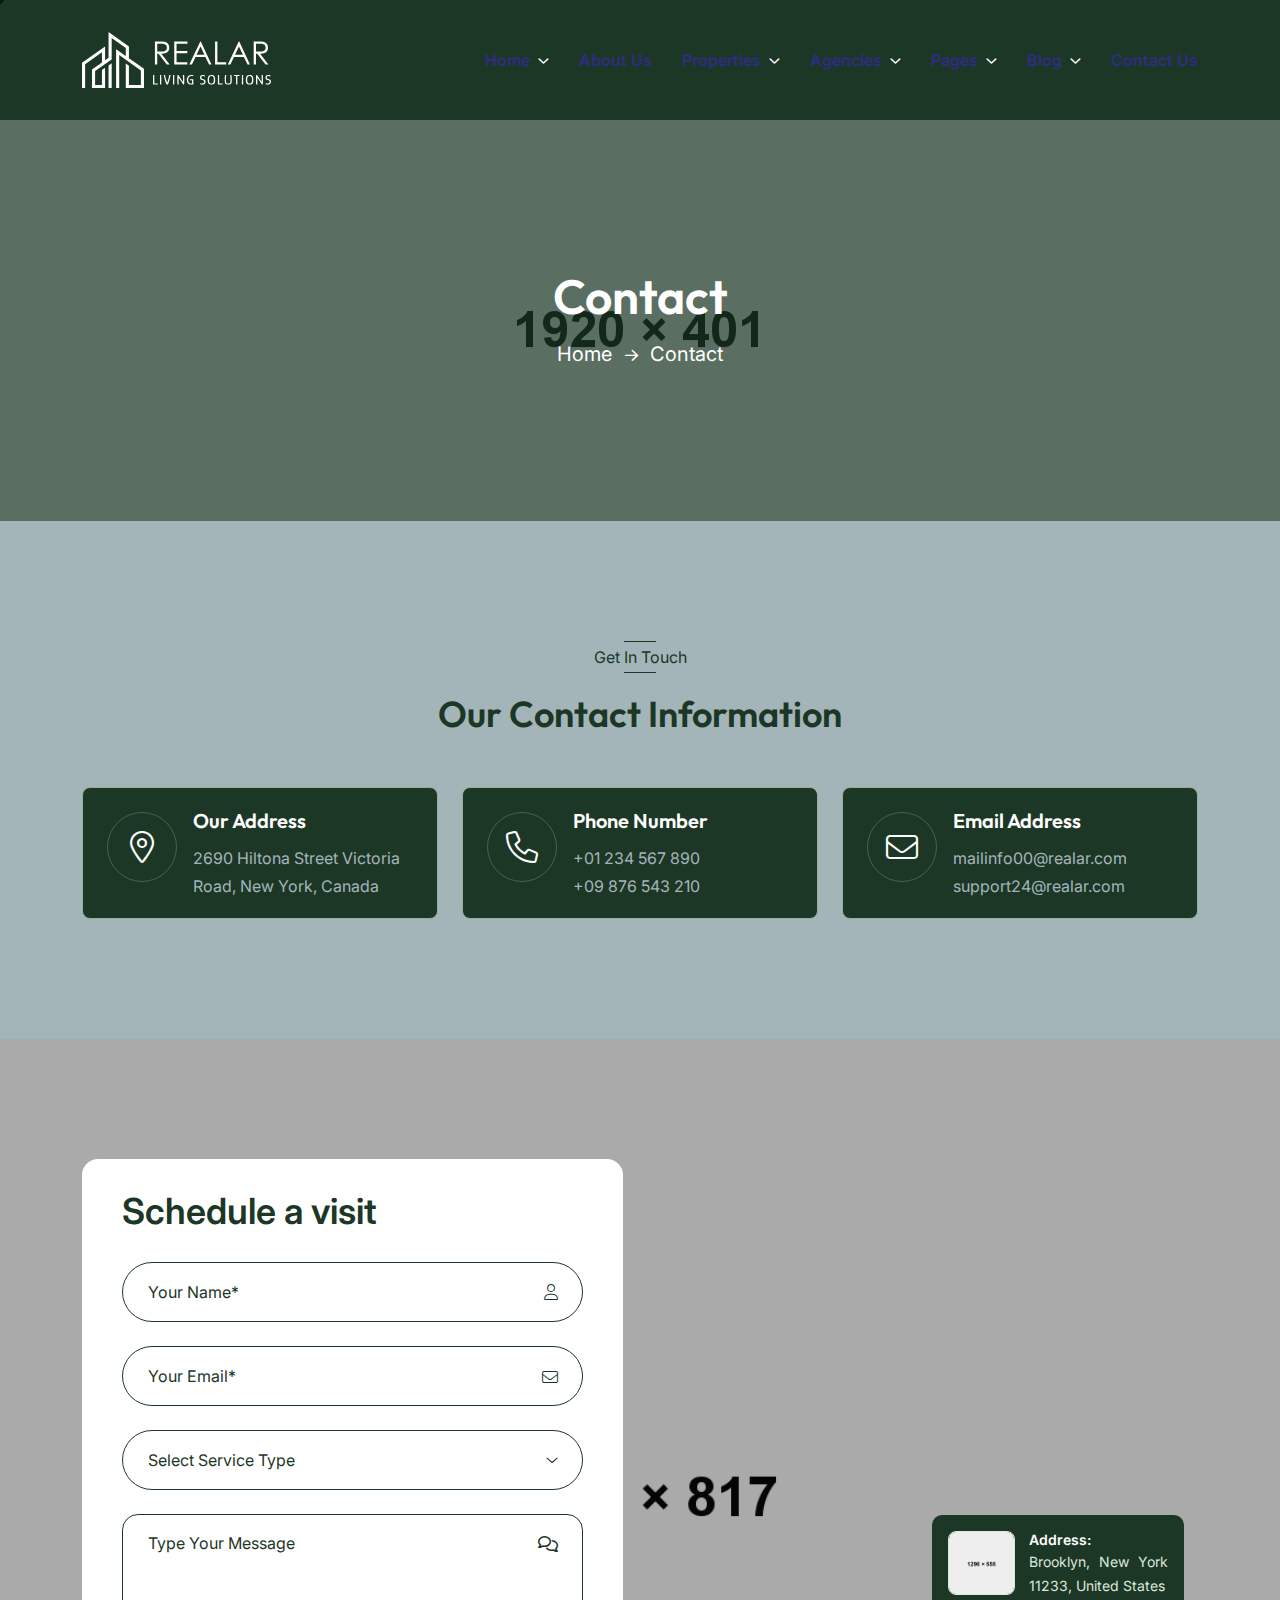
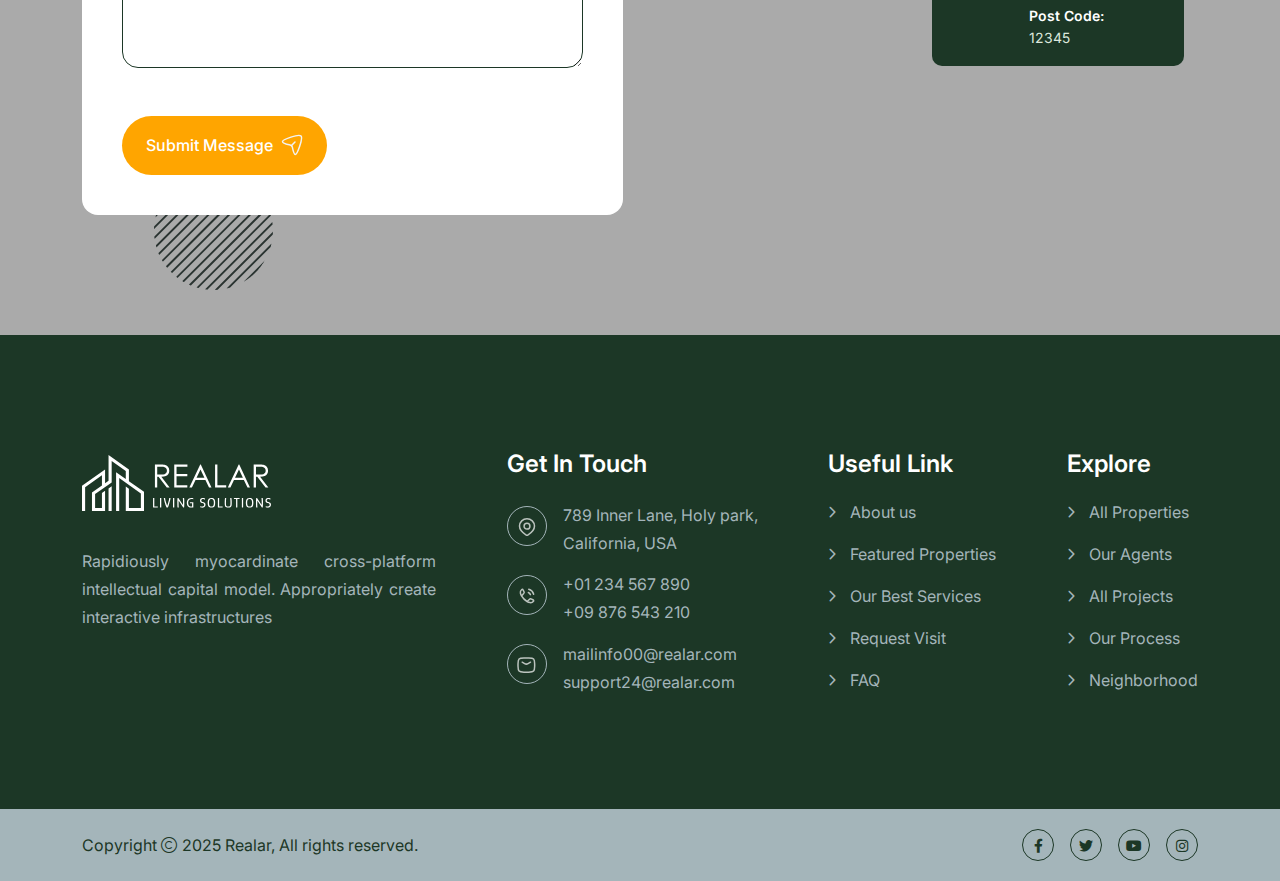
<file: contact.html>
<!doctype html>
<html class="no-js" lang="zxx" dir="ltr">

<head>
    <meta charset="utf-8">
    <meta http-equiv="x-ua-compatible" content="ie=edge">
    <title>Realar - Real Estate Apartment Complex HTML Template - Contact</title>
    <meta name="author" content="Realar">
    <meta name="description" content="Realar - Real Estate Apartment Complex HTML Template">
    <meta name="keywords" content="Realar - Real Estate Apartment Complex HTML Template">
    <meta name="robots" content="INDEX,FOLLOW">

    <!-- Mobile Specific Metas -->
    <meta name="viewport" content="width=device-width, initial-scale=1, shrink-to-fit=no">

    <!-- Favicons - Place favicon.ico in the root directory -->
    <link rel="apple-touch-icon" sizes="57x57" href="assets/img/favicons/apple-icon-57x57.png">
    <link rel="apple-touch-icon" sizes="60x60" href="assets/img/favicons/apple-icon-60x60.png">
    <link rel="apple-touch-icon" sizes="72x72" href="assets/img/favicons/apple-icon-72x72.png">
    <link rel="apple-touch-icon" sizes="76x76" href="assets/img/favicons/apple-icon-76x76.png">
    <link rel="apple-touch-icon" sizes="114x114" href="assets/img/favicons/apple-icon-114x114.png">
    <link rel="apple-touch-icon" sizes="120x120" href="assets/img/favicons/apple-icon-120x120.png">
    <link rel="apple-touch-icon" sizes="144x144" href="assets/img/favicons/apple-icon-144x144.png">
    <link rel="apple-touch-icon" sizes="152x152" href="assets/img/favicons/apple-icon-152x152.png">
    <link rel="apple-touch-icon" sizes="180x180" href="assets/img/favicons/apple-icon-180x180.png">
    <link rel="icon" type="image/png" sizes="192x192" href="assets/img/favicons/android-icon-192x192.png">
    <link rel="icon" type="image/png" sizes="32x32" href="assets/img/favicons/favicon-32x32.png">
    <link rel="icon" type="image/png" sizes="96x96" href="assets/img/favicons/favicon-96x96.png">
    <link rel="icon" type="image/png" sizes="16x16" href="assets/img/favicons/favicon-16x16.png">
    <link rel="manifest" href="assets/img/favicons/manifest.json">
    <meta name="msapplication-TileColor" content="#ffffff">
    <meta name="msapplication-TileImage" content="assets/img/favicons/ms-icon-144x144.png">
    <meta name="theme-color" content="#ffffff">

    <!--==============================
	  Google Fonts
	============================== -->
    <link rel="preconnect" href="https://fonts.googleapis.com">
    <link rel="preconnect" href="https://fonts.gstatic.com" crossorigin>
    <link href="https://fonts.googleapis.com/css2?family=Inter:wght@100..900&family=Outfit:wght@100..900&display=swap" rel="stylesheet">

    <!--==============================
	    All CSS File
	============================== -->
    <!-- Bootstrap -->
    <link rel="stylesheet" href="assets/css/bootstrap.min.css">
    <!-- Fontawesome Icon -->
    <link rel="stylesheet" href="assets/css/fontawesome.min.css">
    <!-- Magnific Popup -->
    <link rel="stylesheet" href="assets/css/magnific-popup.min.css">
    <!-- Swiper Js -->
    <link rel="stylesheet" href="assets/css/swiper-bundle.min.css">
    <!-- datetimepicker -->
    <link rel="stylesheet" href="assets/css/jquery.datetimepicker.min.css">
    <!-- Theme Custom CSS -->
    <link rel="stylesheet" href="assets/css/style.css">

</head>

<body class="bg-light">

    <!--[if lte IE 9]>
    	<p class="browserupgrade">You are using an <strong>outdated</strong> browser. Please <a href="https://browsehappy.com/">upgrade your browser</a> to improve your experience and security.</p>
  	<![endif]-->


    <!--********************************
   		Code Start From Here 
	******************************** -->
    <div class="cursor-follower"></div>

    <!-- slider drag cursor -->
    <div class="slider-drag-cursor"><i class="fas fa-angle-left me-2"></i> DRAG <i class="fas fa-angle-right ms-2"></i></div>

    <!--==============================
     Preloader
  ==============================-->
    <div id="preloader" class="preloader ">
        <button class="th-btn style2 preloaderCls">Cancel Preloader </button>
        <div id="loader" class="th-preloader">
            <div class="animation-preloader">
                <div class="txt-loading">
                    <span preloader-text="R" class="characters">R</span>

                    <span preloader-text="E" class="characters">E</span>

                    <span preloader-text="A" class="characters">A</span>

                    <span preloader-text="L" class="characters">L</span>

                    <span preloader-text="A" class="characters">A</span>

                    <span preloader-text="R" class="characters">R</span>
                </div>
            </div>
        </div>
    </div> <!--==============================
    Mobile Menu
  ============================== -->
    <div class="th-menu-wrapper onepage-nav">
        <div class="th-menu-area text-center">
            <button class="th-menu-toggle"><i class="fal fa-times"></i></button>
            <div class="mobile-logo">
                <a href="index.html">
                    <img src="assets/img/logo-white.svg" alt="Realar">
                </a>
            </div>
            <div class="th-mobile-menu">
                <ul>
                    <li class="menu-item-has-children">
                        <a href="index.html">
                            Home
                        </a>
                        <ul class="sub-menu">
                            <li class="menu-item-has-children">
                                <a href="#">Multipage</a>
                                <ul class="sub-menu">
                                    <li><a href="index.html">Luxury Duplex</a></li>
                                    <li><a href="home-2.html">Real Estate Agency</a></li>
                                    <li><a href="home-3.html">Commercial Real Estate</a></li>
                                    <li><a href="home-4.html">Luxury Apartment</a></li>
                                    <li><a href="home-5.html">Residencial Real Estate</a></li>
                                    <li><a href="home-6.html">Urban Real Estate</a></li>
                                    <li><a href="home-7.html">Industrial Demo</a></li>
                                    <li><a href="home-8.html">Commercial Apartment</a></li>
                                    <li><a href="home-9.html">Vacation Rental</a></li>
                                    <li><a href="home-10.html">Residencial Apartment</a></li>
                                    <li><a href="home-11.html">Architectural Demo</a></li>
                                </ul>
                            </li>
                            <li class="menu-item-has-children">
                                <a href="#">Onepage</a>
                                <ul class="sub-menu">
                                    <li><a href="home-1-op.html">Luxury Duplex</a></li>
                                    <li><a href="home-2-op.html">Real Estate Agency</a></li>
                                    <li><a href="home-3-op.html">Commercial Real Estate</a></li>
                                    <li><a href="home-4-op.html">Luxury Apartment</a></li>
                                    <li><a href="home-5-op.html">Residencial Real Estate</a></li>
                                    <li><a href="home-6-op.html">Urban Real Estate</a></li>
                                    <li><a href="home-7-op.html">Industrial Demo</a></li>
                                    <li><a href="home-8-op.html">Commercial Apartment</a></li>
                                    <li><a href="home-9-op.html">Vacation Rental</a></li>
                                    <li><a href="home-10-op.html">Residencial Apartment</a></li>
                                    <li><a href="home-11-op.html">Architectural Demo</a></li>
                                </ul>
                            </li>
                            <li class="menu-item-has-children">
                                <a href="#">RTL</a>
                                <ul class="sub-menu">
                                    <li><a href="home-1-rtl.html">Luxury Duplex</a></li>
                                    <li><a href="home-2-rtl.html">Real Estate Agency</a></li>
                                    <li><a href="home-3-rtl.html">Commercial Real Estate</a></li>
                                    <li><a href="home-4-rtl.html">Luxury Apartment</a></li>
                                    <li><a href="home-5-rtl.html">Residencial Real Estate</a></li>
                                    <li><a href="home-6-rtl.html">Urban Real Estate</a></li>
                                    <li><a href="home-7-rtl.html">Industrial Demo</a></li>
                                    <li><a href="home-8-rtl.html">Commercial Apartment</a></li>
                                    <li><a href="home-9-rtl.html">Vacation Rental</a></li>
                                    <li><a href="home-10-rtl.html">Residencial Apartment</a></li>
                                    <li><a href="home-11-rtl.html">Architectural Demo</a></li>
                                </ul>
                            </li>
                        </ul>
                    </li>
                    <li><a href="about.html">
                            About Us
                        </a></li>
                    <li class="menu-item-has-children">
                        <a href="property.html">
                            Properties
                        </a>
                        <ul class="sub-menu">
                            <li><a href="property.html">
                                    Properties
                                </a></li>
                            <li><a href="property-details.html">
                                    Property Details
                                </a></li>
                        </ul>
                    </li>
                    <li class="menu-item-has-children">
                        <a href="agency.html">
                            Agencies
                        </a>
                        <ul class="sub-menu">
                            <li><a href="agency.html">
                                    Agencies
                                </a></li>
                            <li><a href="agency-details.html">
                                    Agencies Details
                                </a></li>
                        </ul>
                    </li>
                    <li class="menu-item-has-children">
                        <a href="#">
                            Pages
                        </a>
                        <ul class="sub-menu">
                            <li><a href="team.html">
                                    Agent Page
                                </a></li>
                            <li><a href="team-details.html">
                                    Agent Details
                                </a></li>
                            <li><a href="pricing.html">
                                    Pricing Page
                                </a></li>
                            <li class="menu-item-has-children"><a href="shop.html">
                                    Shop Page
                                </a>
                                <ul class="sub-menu">
                                    <li><a href="shop.html">
                                            Shop Page
                                        </a></li>
                                    <li><a href="shop-details.html">
                                            Shop Details
                                        </a></li>
                                    <li><a href="cart.html">
                                            Cart Page
                                        </a></li>
                                    <li><a href="checkout.html">
                                            Checkout Page
                                        </a></li>
                                    <li><a href="wishlist.html">
                                            Wistlist Page
                                        </a></li>
                                </ul>
                            </li>
                            <li><a href="error.html">
                                    Error Page
                                </a></li>
                        </ul>
                    </li>
                    <li class="menu-item-has-children">
                        <a href="blog.html">
                            Blog
                        </a>
                        <ul class="sub-menu">
                            <li><a href="blog.html">
                                    Blog Page
                                </a></li>
                            <li><a href="blog-details.html">
                                    Blog Details
                                </a></li>
                        </ul>
                    </li>
                    <li><a href="contact.html">
                            Contact Us
                        </a></li>
                </ul>
            </div>
        </div>
    </div><!--==============================
    Sidemenu
============================== -->
    <div class="sidemenu-wrapper sidemenu-info d-none d-lg-block ">
        <div class="sidemenu-content">
            <button class="closeButton sideMenuCls"><i class="far fa-times"></i></button>
            <div class="widget  ">
                <div class="th-widget-about">
                    <div class="about-logo">
                        <a href="index.html"><img src="assets/img/logo.svg" alt="Realar"></a>
                    </div>
                    <p class="about-text"> Rapidiously myocardinate cross-platform intellectual capital model. Appropriately create interactive infrastructures</p>
                </div>
            </div>
            <div class="widget  ">
                <h3 class="widget_title">Get In Touch</h3>
                <div class="th-widget-contact">
                    <div class="info-box_text">
                        <div class="icon"><img src="assets/img/icon/location-dot.svg" alt="img"></div>
                        <div class="details">
                            <p>789 Inner Lane, Holy park,</p>
                            <p>California, USA</p>
                        </div>
                    </div>
                    <div class="info-box_text">
                        <div class="icon">
                            <img src="assets/img/icon/phone.svg" alt="img">
                        </div>
                        <div class="details">
                            <p><a href="tel:+0123456789" class="info-box_link">+01 234 567 890</a></p>
                            <p><a href="tel:+09876543210" class="info-box_link">+09 876 543 210</a></p>
                        </div>
                    </div>
                    <div class="info-box_text">
                        <div class="icon">
                            <img src="assets/img/icon/envelope.svg" alt="img">
                        </div>
                        <div class="details">
                            <p><a href="mailto:mailinfo00@realar.com" class="info-box_link">mailinfo00@realar.com</a></p>
                            <p><a href="mailto:support24@realar.com" class="info-box_link">support24@realar.com</a></p>
                        </div>
                    </div>
                </div>
            </div>
            <div class="widget newsletter-widget  ">
                <h3 class="widget_title">Subscribe Now</h3>
                <form class="newsletter-form">
                    <div class="form-group">
                        <input class="form-control" type="email" placeholder="Email Address" required="">
                        <button type="submit" class="th-btn"><i class="far fa-paper-plane text-theme"></i></button>
                    </div>
                </form>
                <div class="th-social style2">
                    <a href="https://www.facebook.com/"><i class="fab fa-facebook-f"></i></a>
                    <a href="https://www.twitter.com/"><i class="fab fa-twitter"></i></a>
                    <a href="https://www.linkedin.com/"><i class="fab fa-linkedin-in"></i></a>
                    <a href="https://www.behance.com/"><i class="fab fa-behance"></i></a>
                    <a href="https://www.vimeo.com/"><i class="fab fa-vimeo-v"></i></a>
                </div>
            </div>
        </div>
    </div><!--==============================
	Header Area
==============================-->
    <header class="th-header header-default">
        <div class="sticky-wrapper">
            <!-- Main Menu Area -->
            <div class="menu-area">
                <div class="container">
                    <div class="row align-items-center justify-content-between">
                        <div class="col-auto">
                            <div class="header-logo">
                                <a href="index.html">
                                    <img src="assets/img/logo-white2.svg" alt="Realar">
                                </a>
                            </div>
                        </div>
                        <div class="col-auto">
                            <nav class="main-menu d-none d-lg-inline-block">
                                <ul>
                                    <li class="menu-item-has-children">
                                        <a href="index.html">
                                            Home
                                        </a>
                                        <ul class="mega-menu mega-menu-content">
                                            <li>
                                                <div class="container">
                                                    <div class="row gy-4">
                                                        <div class="col-lg-3">
                                                            <div class="mega-menu-box">
                                                                <div class="mega-menu-img">
                                                                    <img src="assets/img/pages/index.jpg" alt="Home One">
                                                                    <div class="btn-wrap">
                                                                        <a href="index.html" class="th-btn style-border">Multipage</a>
                                                                        <a href="home-1-op.html" class="th-btn style-border">Onepage</a>
                                                                        <a href="home-1-rtl.html" class="th-btn style-border">RTL Demo</a>
                                                                    </div>
                                                                </div>
                                                                <h3 class="mega-menu-title"><a href="index.html">Luxury Duplex</a></h3>
                                                            </div>
                                                        </div>
                                                        <div class="col-lg-3">
                                                            <div class="mega-menu-box">
                                                                <div class="mega-menu-img">
                                                                    <img src="assets/img/pages/home-2.jpg" alt="Home Two">
                                                                    <div class="btn-wrap">
                                                                        <a href="home-2.html" class="th-btn style-border">Multipage</a>
                                                                        <a href="home-2-op.html" class="th-btn style-border">Onepage</a>
                                                                        <a href="home-2-rtl.html" class="th-btn style-border">RTL Demo</a>
                                                                    </div>
                                                                </div>
                                                                <h3 class="mega-menu-title"><a href="home-2.html">Real Estate Agency</a></h3>
                                                            </div>
                                                        </div>
                                                        <div class="col-lg-3">
                                                            <div class="mega-menu-box">
                                                                <div class="mega-menu-img">
                                                                    <img src="assets/img/pages/home-3.jpg" alt="Home Three">
                                                                    <div class="btn-wrap">
                                                                        <a href="home-3.html" class="th-btn style-border">Multipage</a>
                                                                        <a href="home-3-op.html" class="th-btn style-border">Onepage</a>
                                                                        <a href="home-3-rtl.html" class="th-btn style-border">RTL Demo</a>
                                                                    </div>
                                                                </div>
                                                                <h3 class="mega-menu-title"><a href="home-3.html">Commercial Real Estate</a></h3>
                                                            </div>
                                                        </div>
                                                        <div class="col-lg-3">
                                                            <div class="mega-menu-box">
                                                                <div class="mega-menu-img">
                                                                    <img src="assets/img/pages/home-4.jpg" alt="Home Four">
                                                                    <div class="btn-wrap">
                                                                        <a href="home-4.html" class="th-btn style-border">Multipage</a>
                                                                        <a href="home-4-op.html" class="th-btn style-border">Onepage</a>
                                                                        <a href="home-4-rtl.html" class="th-btn style-border">RTL Demo</a>
                                                                    </div>
                                                                </div>
                                                                <h3 class="mega-menu-title"><a href="home-4.html">Luxury Apartment</a></h3>
                                                            </div>
                                                        </div>
                                                        <div class="col-lg-3">
                                                            <div class="mega-menu-box">
                                                                <div class="mega-menu-img">
                                                                    <img src="assets/img/pages/home-5.jpg" alt="Home Five">
                                                                    <div class="btn-wrap">
                                                                        <a href="home-5.html" class="th-btn style-border">Multipage</a>
                                                                        <a href="home-5-op.html" class="th-btn style-border">Onepage</a>
                                                                        <a href="home-5-rtl.html" class="th-btn style-border">RTL Demo</a>
                                                                    </div>
                                                                </div>
                                                                <h3 class="mega-menu-title"><a href="home-5.html">Residencial Real Estate</a></h3>
                                                            </div>
                                                        </div>
                                                        <div class="col-lg-3">
                                                            <div class="mega-menu-box">
                                                                <div class="mega-menu-img">
                                                                    <img src="assets/img/pages/home-6.jpg" alt="Home Six">
                                                                    <div class="btn-wrap">
                                                                        <a href="home-6.html" class="th-btn style-border">Multipage</a>
                                                                        <a href="home-6-op.html" class="th-btn style-border">Onepage</a>
                                                                        <a href="home-6-rtl.html" class="th-btn style-border">RTL Demo</a>
                                                                    </div>
                                                                </div>
                                                                <h3 class="mega-menu-title"><a href="home-6.html">Urban Real Estate</a></h3>
                                                            </div>
                                                        </div>
                                                        <div class="col-lg-3">
                                                            <div class="mega-menu-box">
                                                                <div class="mega-menu-img">
                                                                    <img src="assets/img/pages/home-7.jpg" alt="Home Seven">
                                                                    <div class="btn-wrap">
                                                                        <a href="home-7.html" class="th-btn style-border">Multipage</a>
                                                                        <a href="home-7-op.html" class="th-btn style-border">Onepage</a>
                                                                        <a href="home-7-rtl.html" class="th-btn style-border">RTL Demo</a>
                                                                    </div>
                                                                </div>
                                                                <h3 class="mega-menu-title"><a href="home-7.html">Industrial Demo</a></h3>
                                                            </div>
                                                        </div>
                                                        <div class="col-lg-3">
                                                            <div class="mega-menu-box">
                                                                <div class="mega-menu-img">
                                                                    <img src="assets/img/pages/home-8.jpg" alt="Home Eight">
                                                                    <div class="btn-wrap">
                                                                        <a href="home-8.html" class="th-btn style-border">Multipage</a>
                                                                        <a href="home-8-op.html" class="th-btn style-border">Onepage</a>
                                                                        <a href="home-8-rtl.html" class="th-btn style-border">RTL Demo</a>
                                                                    </div>
                                                                </div>
                                                                <h3 class="mega-menu-title"><a href="home-8.html">Commercial Apartment</a></h3>
                                                            </div>
                                                        </div>
                                                        <div class="col-lg-3">
                                                            <div class="mega-menu-box">
                                                                <div class="mega-menu-img">
                                                                    <img src="assets/img/pages/home-9.jpg" alt="Home Nine">
                                                                    <div class="btn-wrap">
                                                                        <a href="home-9.html" class="th-btn style-border">Multipage</a>
                                                                        <a href="home-9-op.html" class="th-btn style-border">Onepage</a>
                                                                        <a href="home-9-rtl.html" class="th-btn style-border">RTL Demo</a>
                                                                    </div>
                                                                </div>
                                                                <h3 class="mega-menu-title"><a href="home-9.html">Vacation Rental</a></h3>
                                                            </div>
                                                        </div>
                                                        <div class="col-lg-3">
                                                            <div class="mega-menu-box">
                                                                <div class="mega-menu-img">
                                                                    <img src="assets/img/pages/home-10.jpg" alt="Home Ten">
                                                                    <div class="btn-wrap">
                                                                        <a href="home-10.html" class="th-btn style-border">Multipage</a>
                                                                        <a href="home-10-op.html" class="th-btn style-border">Onepage</a>
                                                                        <a href="home-10-rtl.html" class="th-btn style-border">RTL Demo</a>
                                                                    </div>
                                                                </div>
                                                                <h3 class="mega-menu-title"><a href="home-10.html">Residencial Apartment</a></h3>
                                                            </div>
                                                        </div>
                                                        <div class="col-lg-3">
                                                            <div class="mega-menu-box">
                                                                <div class="mega-menu-img">
                                                                    <img src="assets/img/pages/home-11.jpg" alt="Home Eleven">
                                                                    <div class="btn-wrap">
                                                                        <a href="home-11.html" class="th-btn style-border">Multipage</a>
                                                                        <a href="home-11-op.html" class="th-btn style-border">Onepage</a>
                                                                        <a href="home-11-rtl.html" class="th-btn style-border">RTL Demo</a>
                                                                    </div>
                                                                </div>
                                                                <h3 class="mega-menu-title"><a href="home-11.html">Architectural Demo</a></h3>
                                                            </div>
                                                        </div>
                                                    </div>
                                                </div>
                                            </li>
                                        </ul>
                                    </li>
                                    <li><a href="about.html">
                                            About Us
                                        </a></li>
                                    <li class="menu-item-has-children">
                                        <a href="property.html">
                                            Properties
                                        </a>
                                        <ul class="sub-menu">
                                            <li><a href="property.html">
                                                    Properties
                                                </a></li>
                                            <li><a href="property-details.html">
                                                    Property Details
                                                </a></li>
                                        </ul>
                                    </li>
                                    <li class="menu-item-has-children">
                                        <a href="agency.html">
                                            Agencies
                                        </a>
                                        <ul class="sub-menu">
                                            <li><a href="agency.html">
                                                    Agencies
                                                </a></li>
                                            <li><a href="agency-details.html">
                                                    Agencies Details
                                                </a></li>
                                        </ul>
                                    </li>
                                    <li class="menu-item-has-children">
                                        <a href="#">
                                            Pages
                                        </a>
                                        <ul class="sub-menu">
                                            <li><a href="team.html">
                                                    Agent Page
                                                </a></li>
                                            <li><a href="team-details.html">
                                                    Agent Details
                                                </a></li>
                                            <li><a href="pricing.html">
                                                    Pricing Page
                                                </a></li>
                                            <li class="menu-item-has-children"><a href="shop.html">
                                                    Shop Page
                                                </a>
                                                <ul class="sub-menu">
                                                    <li><a href="shop.html">
                                                            Shop Page
                                                        </a></li>
                                                    <li><a href="shop-details.html">
                                                            Shop Details
                                                        </a></li>
                                                    <li><a href="cart.html">
                                                            Cart Page
                                                        </a></li>
                                                    <li><a href="checkout.html">
                                                            Checkout Page
                                                        </a></li>
                                                    <li><a href="wishlist.html">
                                                            Wistlist Page
                                                        </a></li>
                                                </ul>
                                            </li>
                                            <li><a href="error.html">
                                                    Error Page
                                                </a></li>
                                        </ul>
                                    </li>
                                    <li class="menu-item-has-children">
                                        <a href="blog.html">
                                            Blog
                                        </a>
                                        <ul class="sub-menu">
                                            <li><a href="blog.html">
                                                    Blog Page
                                                </a></li>
                                            <li><a href="blog-details.html">
                                                    Blog Details
                                                </a></li>
                                        </ul>
                                    </li>
                                    <li><a href="contact.html">
                                            Contact Us
                                        </a></li>
                                </ul>
                            </nav>
                            <div class="header-button d-flex d-lg-none">
                                <button type="button" class="th-menu-toggle sidebar-btn">
                                    <span class="line"></span>
                                    <span class="line"></span>
                                    <span class="line"></span>
                                </button>
                            </div>
                        </div>
                        <div class="col-auto d-none d-xxl-block">
                            <div class="header-button">
                                <a href="contact.html" class="th-btn style-border th-btn-icon">Request A Visit</a>
                                <button type="button" class="simple-icon sideMenuInfo sidebar-btn style2">
                                    <span class="line"></span>
                                    <span class="line"></span>
                                    <span class="line"></span>
                                </button>
                            </div>
                        </div>
                    </div>
                </div>
            </div>
        </div>
    </header>


    <!--==============================
    Breadcumb
============================== -->
    <div class="breadcumb-wrapper " data-bg-src="assets/img/bg/breadcumb-bg.jpg">
        <div class="container">
            <div class="row justify-content-center">
                <div class="col-xl-9">
                    <div class="breadcumb-content">
                        <h1 class="breadcumb-title">Contact</h1>
                        <ul class="breadcumb-menu">
                            <li><a href="index.html">Home</a></li>
                            <li>Contact</li>
                        </ul>
                    </div>
                </div>
            </div>
        </div>
    </div><!--==============================
Contact Area  
==============================-->
    <div class="space">
        <div class="container">
            <div class="title-area text-center">
                <span class="sub-title">Get In Touch</span>
                <h2 class="sec-title text-theme">Our Contact Information</h2>
            </div>
            <div class="row gy-4 justify-content-center">
                <div class="col-xl-4 col-lg-6">
                    <div class="about-contact-grid style2">
                        <div class="about-contact-icon">
                            <i class="fal fa-location-dot"></i>
                        </div>
                        <div class="about-contact-details">
                            <h6 class="about-contact-details-title">Our Address</h6>
                            <p class="about-contact-details-text">2690 Hiltona Street Victoria</p>
                            <p class="about-contact-details-text">Road, New York, Canada</p>
                        </div>
                    </div>
                </div>
                <div class="col-xl-4 col-lg-6">
                    <div class="about-contact-grid style2">
                        <div class="about-contact-icon">
                            <i class="fal fa-phone"></i>
                        </div>
                        <div class="about-contact-details">
                            <h6 class="about-contact-details-title">Phone Number</h6>
                            <p class="about-contact-details-text"><a href="tel:01234567890">+01 234 567 890</a></p>
                            <p class="about-contact-details-text"><a href="tel:01234567890">+09 876 543 210</a></p>
                        </div>
                    </div>
                </div>
                <div class="col-xl-4 col-lg-6">
                    <div class="about-contact-grid style2">
                        <div class="about-contact-icon">
                            <i class="fal fa-envelope"></i>
                        </div>
                        <div class="about-contact-details">
                            <h6 class="about-contact-details-title">Email Address</h6>
                            <p class="about-contact-details-text"><a href="mailto:mailinfo00@realar.com">mailinfo00@realar.com</a></p>
                            <p class="about-contact-details-text"><a href="mailto:support24@realar.com">support24@realar.com</a></p>
                        </div>
                    </div>
                </div>
            </div>
        </div>
    </div><!--==============================
Contact Area   
==============================-->
    <div class="space contact-area-3 z-index-common" data-bg-src="assets/img/bg/contact-bg-1-1.png" data-overlay="title" data-opacity="3" id="contact-sec">
        <div class="contact-bg-shape3-1 spin shape-mockup " data-bottom="5%" data-left="12%">
            <img src="assets/img/shape/section_shape_2_1.jpg" alt="img">
        </div>
        <div class="container">
            <div class="row gx-35">
                <div class="col-lg-6">
                    <div class="appointment-wrap2 bg-white me-xxl-5">
                        <h2 class="form-title text-theme">Schedule a visit</h2>
                        <form action="mail.php" method="POST" class="appointment-form ajax-contact">
                            <div class="row">
                                <div class="form-group style-border style-radius col-12">
                                    <input type="text" class="form-control" name="name" id="name" placeholder="Your Name*">
                                    <i class="fal fa-user"></i>
                                </div>
                                <div class="form-group style-border style-radius col-12">
                                    <input type="email" class="form-control" name="email" id="email" placeholder="Your Email*">
                                    <i class="fal fa-envelope"></i>
                                </div>
                                <div class="form-group style-border style-radius col-md-12">
                                    <select name="subject" id="subject" class="form-select">
                                        <option value="" disabled selected hidden>Select Service Type</option>
                                        <option value="Real Estate">Real Estate</option>
                                        <option value="Apartment">Apartment</option>
                                        <option value="Residencial">Residencial</option>
                                        <option value="Deluxe">Deluxe</option>
                                    </select>
                                    <i class="fal fa-angle-down"></i>
                                </div>
                                <div class="col-12 form-group style-border style-radius">
                                    <i class="far fa-comments"></i>
                                    <textarea placeholder="Type Your Message" class="form-control"></textarea>
                                </div>
                                <div class="col-12 form-btn mt-4">
                                    <button class="th-btn">Submit Message <span class="btn-icon"><img src="assets/img/icon/paper-plane.svg" alt="img"></span></button>
                                </div>
                            </div>
                            <p class="form-messages mb-0 mt-3"></p>
                        </form>
                    </div>
                </div>
            </div>
        </div>
        <div class="location-map contact-sec-map z-index-common">
            <div class="contact-map">
                <iframe src="https://www.google.com/maps/embed?pb=!1m18!1m12!1m3!1d3644.7310056272386!2d89.2286059153658!3d24.00527418490799!2m3!1f0!2f0!3f0!3m2!1i1024!2i768!4f13.1!3m3!1m2!1s0x39fe9b97badc6151%3A0x30b048c9fb2129bc!2sAngfuztheme!5e0!3m2!1sen!2sbd!4v1651028958211!5m2!1sen!2sbd" allowfullscreen="" loading="lazy"></iframe>
            </div>
            <div class="location-map-address bg-theme">
                <div class="thumb">
                    <img src="assets/img/property/property_inner_1.jpg" alt="img">
                </div>
                <div class="media-body">
                    <h4 class="title">Address:</h4>
                    <p class="text">Brooklyn, New York 11233, United States</p>
                    <h4 class="title">Post Code:</h4>
                    <p class="text">12345</p>
                </div>
            </div>
        </div>
    </div><!--==============================
	Footer Area
==============================-->
    <footer class="footer-wrapper footer-default bg-theme">
        <div class="widget-area">
            <div class="container">
                <div class="row justify-content-between">
                    <div class="col-md-6 col-xl-auto">
                        <div class="widget footer-widget">
                            <div class="th-widget-about">
                                <div class="about-logo">
                                    <a href="index.html"><img src="assets/img/logo-white2.svg" alt="Realar"></a>
                                </div>
                                <p class="about-text"> Rapidiously myocardinate cross-platform intellectual capital model. Appropriately create interactive infrastructures</p>
                            </div>
                        </div>
                    </div>
                    <div class="col-md-6 col-xl-auto">
                        <div class="widget footer-widget">
                            <h3 class="widget_title">Get In Touch</h3>
                            <div class="th-widget-contact">
                                <div class="info-box_text">
                                    <div class="icon"><img src="assets/img/icon/location-dot.svg" alt="img"></div>
                                    <div class="details">
                                        <p>789 Inner Lane, Holy park,</p>
                                        <p>California, USA</p>
                                    </div>
                                </div>
                                <div class="info-box_text">
                                    <div class="icon">
                                        <img src="assets/img/icon/phone.svg" alt="img">
                                    </div>
                                    <div class="details">
                                        <p><a href="tel:+0123456789" class="info-box_link">+01 234 567 890</a></p>
                                        <p><a href="tel:+09876543210" class="info-box_link">+09 876 543 210</a></p>
                                    </div>
                                </div>
                                <div class="info-box_text">
                                    <div class="icon">
                                        <img src="assets/img/icon/envelope.svg" alt="img">
                                    </div>
                                    <div class="details">
                                        <p><a href="mailto:mailinfo00@realar.com" class="info-box_link">mailinfo00@realar.com</a></p>
                                        <p><a href="mailto:support24@realar.com" class="info-box_link">support24@realar.com</a></p>
                                    </div>
                                </div>
                            </div>
                        </div>
                    </div>
                    <div class="col-md-6 col-xl-auto">
                        <div class="widget widget_nav_menu footer-widget">
                            <h3 class="widget_title">Useful Link</h3>
                            <div class="menu-all-pages-container">
                                <ul class="menu">
                                    <li><a href="about.html">About us</a></li>
                                    <li><a href="property.html">Featured Properties</a></li>
                                    <li><a href="agency.html">Our Best Services</a></li>
                                    <li><a href="contact.html">Request Visit</a></li>
                                    <li><a href="contact.html">FAQ</a></li>
                                </ul>
                            </div>
                        </div>
                    </div>
                    <div class="col-md-6 col-xl-auto">
                        <div class="widget widget_nav_menu footer-widget">
                            <h3 class="widget_title">Explore</h3>
                            <div class="menu-all-pages-container">
                                <ul class="menu">
                                    <li><a href="property.html">All Properties</a></li>
                                    <li><a href="team.html">Our Agents</a></li>
                                    <li><a href="property.html">All Projects</a></li>
                                    <li><a href="about.html">Our Process</a></li>
                                    <li><a href="contact.html">Neighborhood</a></li>
                                </ul>
                            </div>
                        </div>
                    </div>
                </div>
            </div>
        </div>
        <div class="copyright-wrap bg-light">
            <div class="container">
                <div class="row gy-3 align-items-center">
                    <div class="col-lg-6">
                        <p class="copyright-text">
                            Copyright <i class="fal fa-copyright"></i> 2025 <a href="index.html">Realar</a>, All rights reserved.</p>
                    </div>
                    <div class="col-lg-6">
                        <div class="th-social justify-content-lg-end justify-content-center">
                            <a href="https://www.facebook.com/"><i class="fab fa-facebook-f"></i></a>
                            <a href="https://www.twitter.com/"><i class="fab fa-twitter"></i></a>
                            <a href="https://www.instagram.com/"><i class="fab fa-youtube"></i></a>
                            <a href="https://www.instagram.com/"><i class="fab fa-instagram"></i></a>
                        </div>
                    </div>
                </div>
            </div>
        </div>
    </footer>

    <!--********************************
			Code End  Here 
	******************************** -->

    <!-- Scroll To Top -->
    <div class="scroll-top">
        <svg class="progress-circle svg-content" width="100%" height="100%" viewBox="-1 -1 102 102">
            <path d="M50,1 a49,49 0 0,1 0,98 a49,49 0 0,1 0,-98" style="transition: stroke-dashoffset 10ms linear 0s; stroke-dasharray: 307.919, 307.919; stroke-dashoffset: 307.919;"></path>
        </svg>
    </div>

    <!--==============================
    All Js File
============================== -->
    <!-- Jquery -->
    <script src="assets/js/vendor/jquery-3.7.1.min.js"></script>

    <!-- Swiper Js -->
    <script src="assets/js/swiper-bundle.min.js"></script>
    <!-- Bootstrap -->
    <script src="assets/js/bootstrap.min.js"></script>
    <!-- Magnific Popup -->
    <script src="assets/js/jquery.magnific-popup.min.js"></script>
    <!-- Counter Up -->
    <script src="assets/js/jquery.counterup.min.js"></script>
    <!-- Range Slider -->
    <script src="assets/js/jquery-ui.min.js"></script>
    <!-- Isotope Filter -->
    <script src="assets/js/imagesloaded.pkgd.min.js"></script>
    <script src="assets/js/isotope.pkgd.min.js"></script>
    <!-- Gsap -->
    <script src="assets/js/gsap.min.js"></script>
    <!-- DateTime JS -->
    <script src="assets/js/jquery.datetimepicker.min.js"></script>

    <!-- 360 degree Js -->
    <script src="assets/js/threesixty.min.js"></script>
    <script src="assets/js/panolens.min.js"></script>



    <!-- Main Js File -->
    <script src="assets/js/main.js"></script>
</body>

</html>
</file>
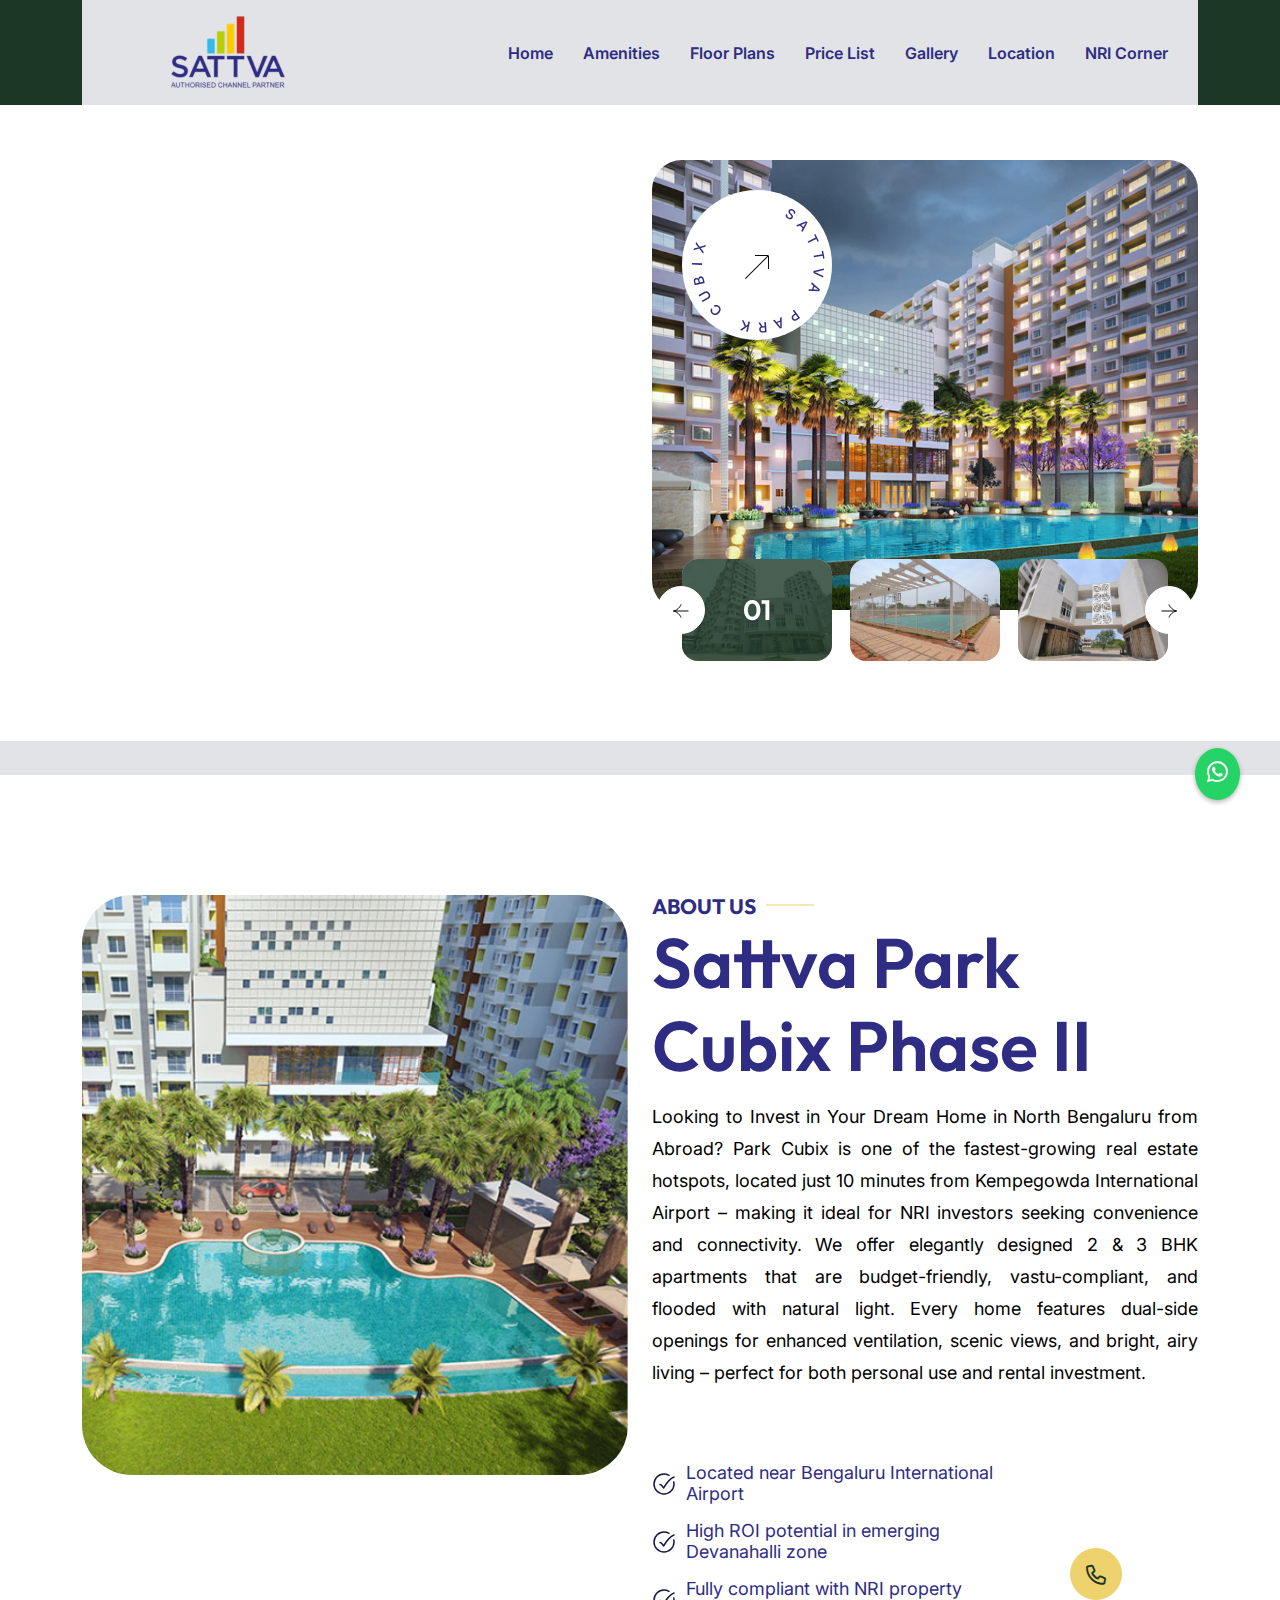
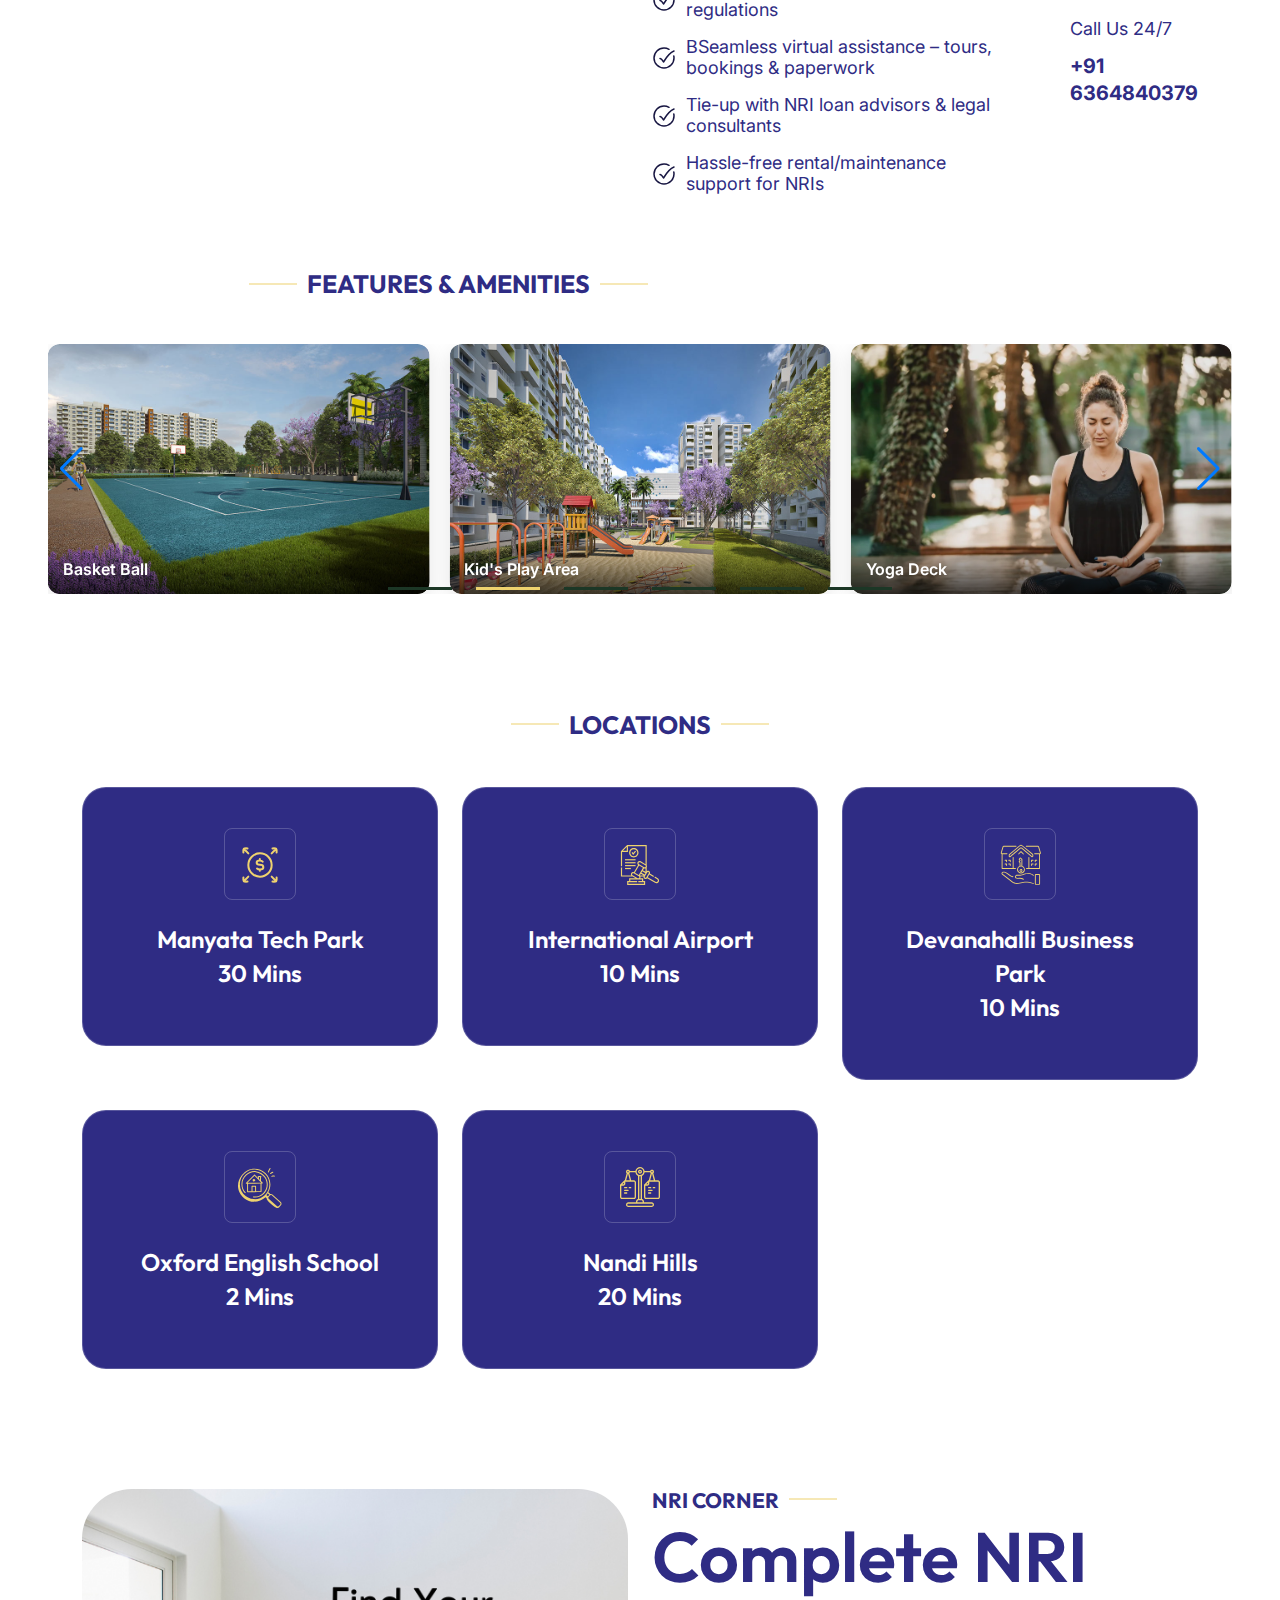
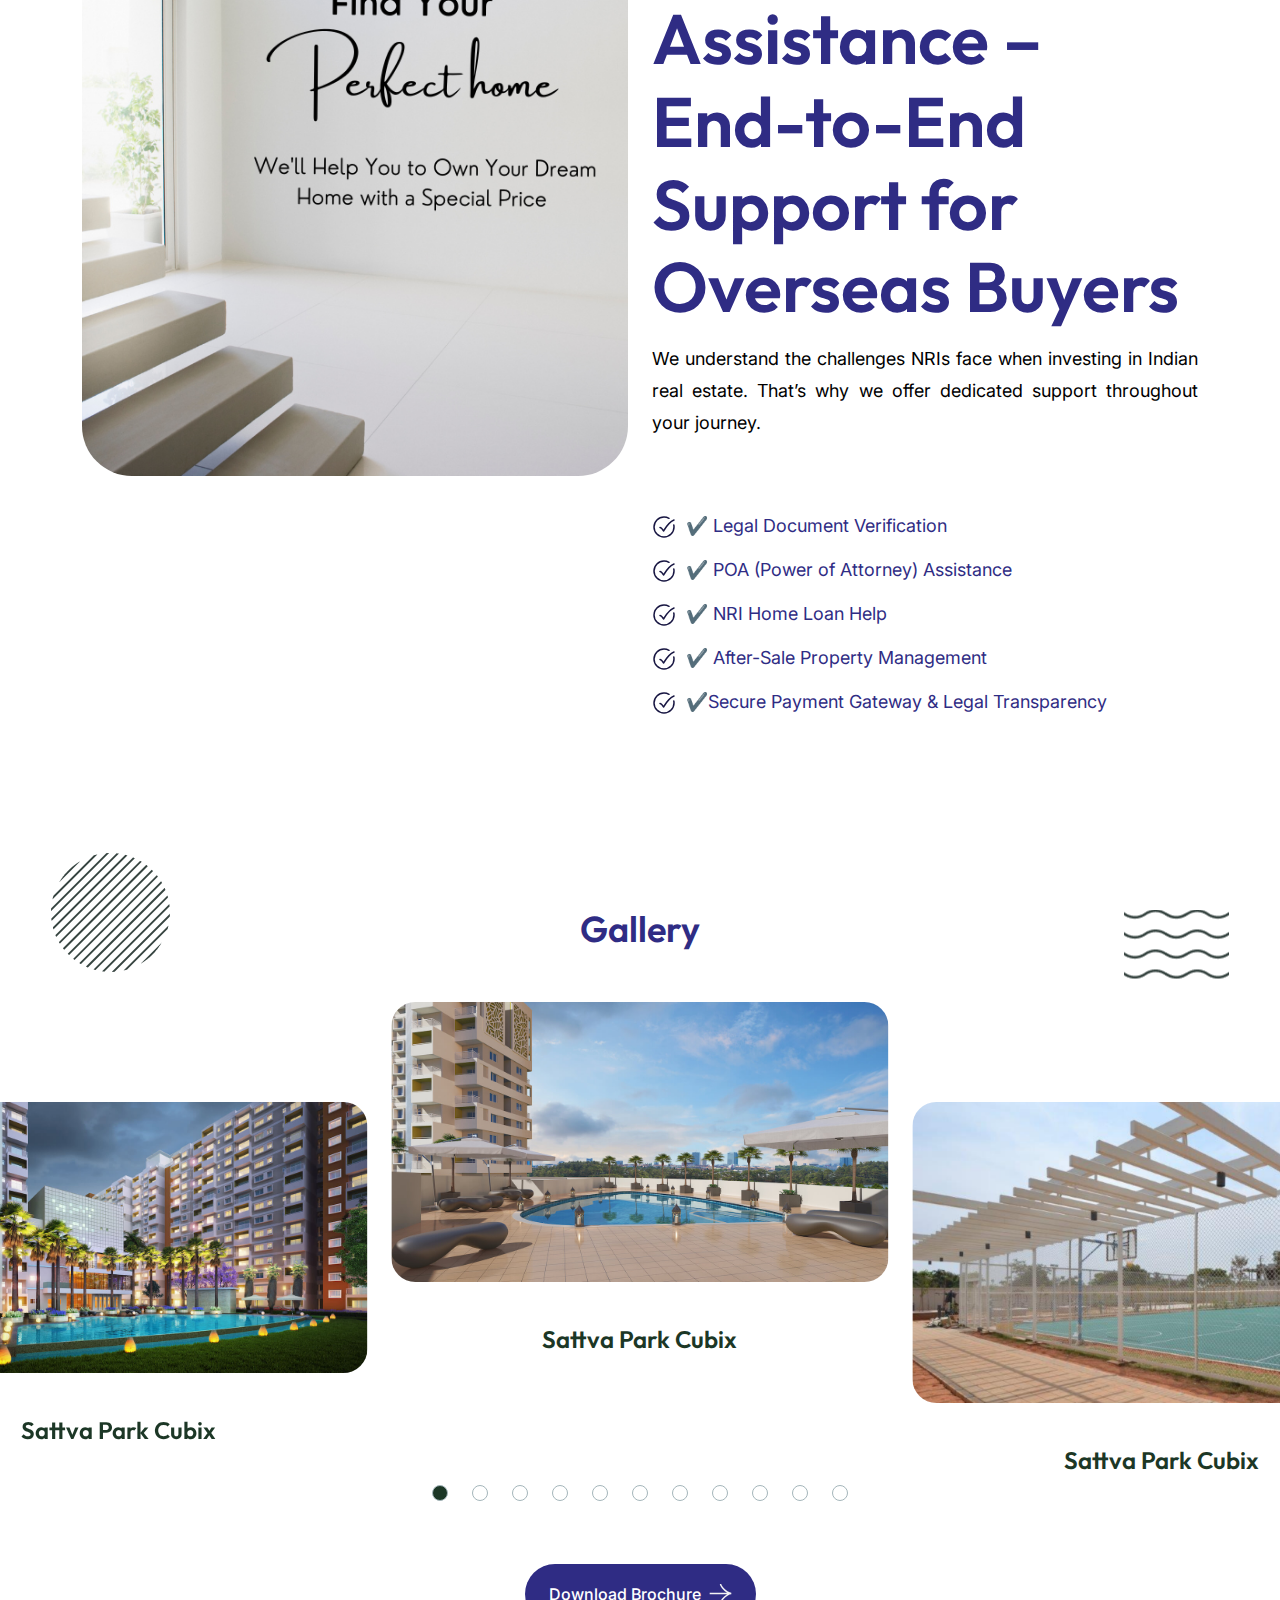
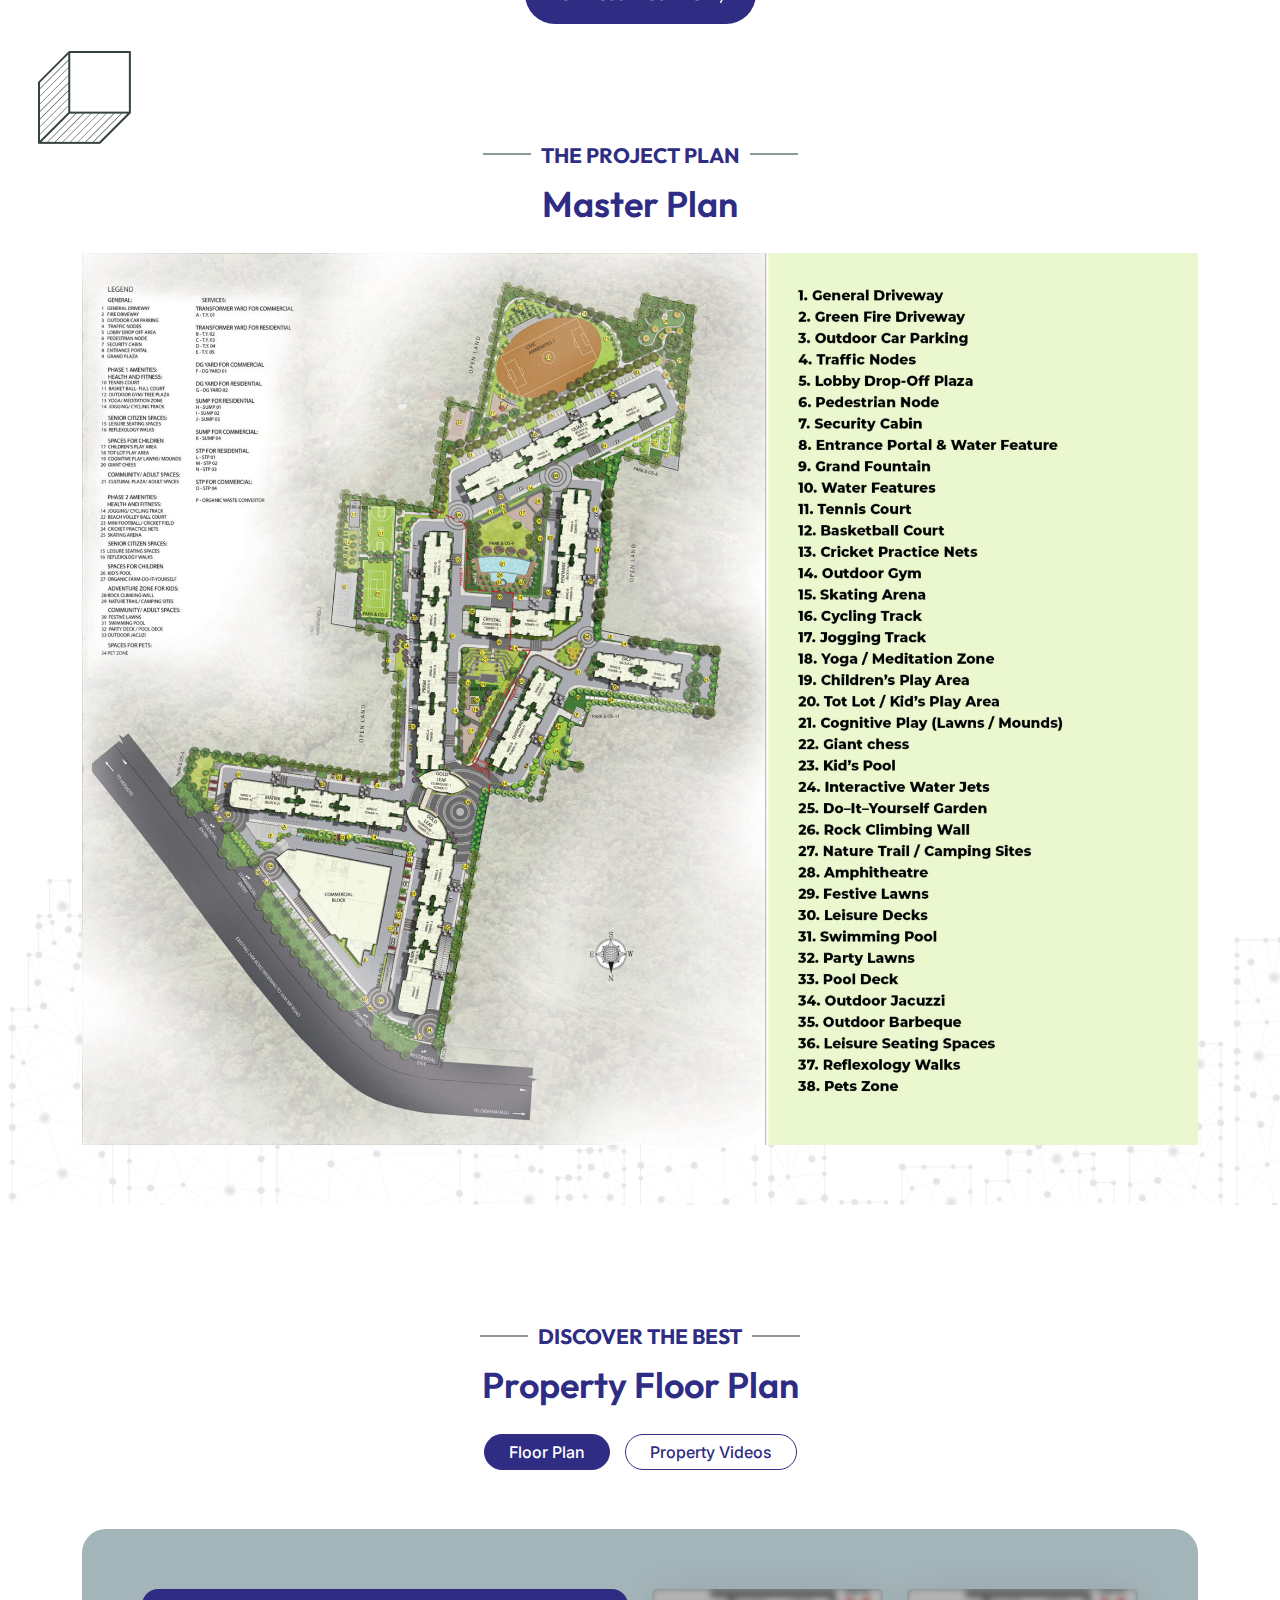
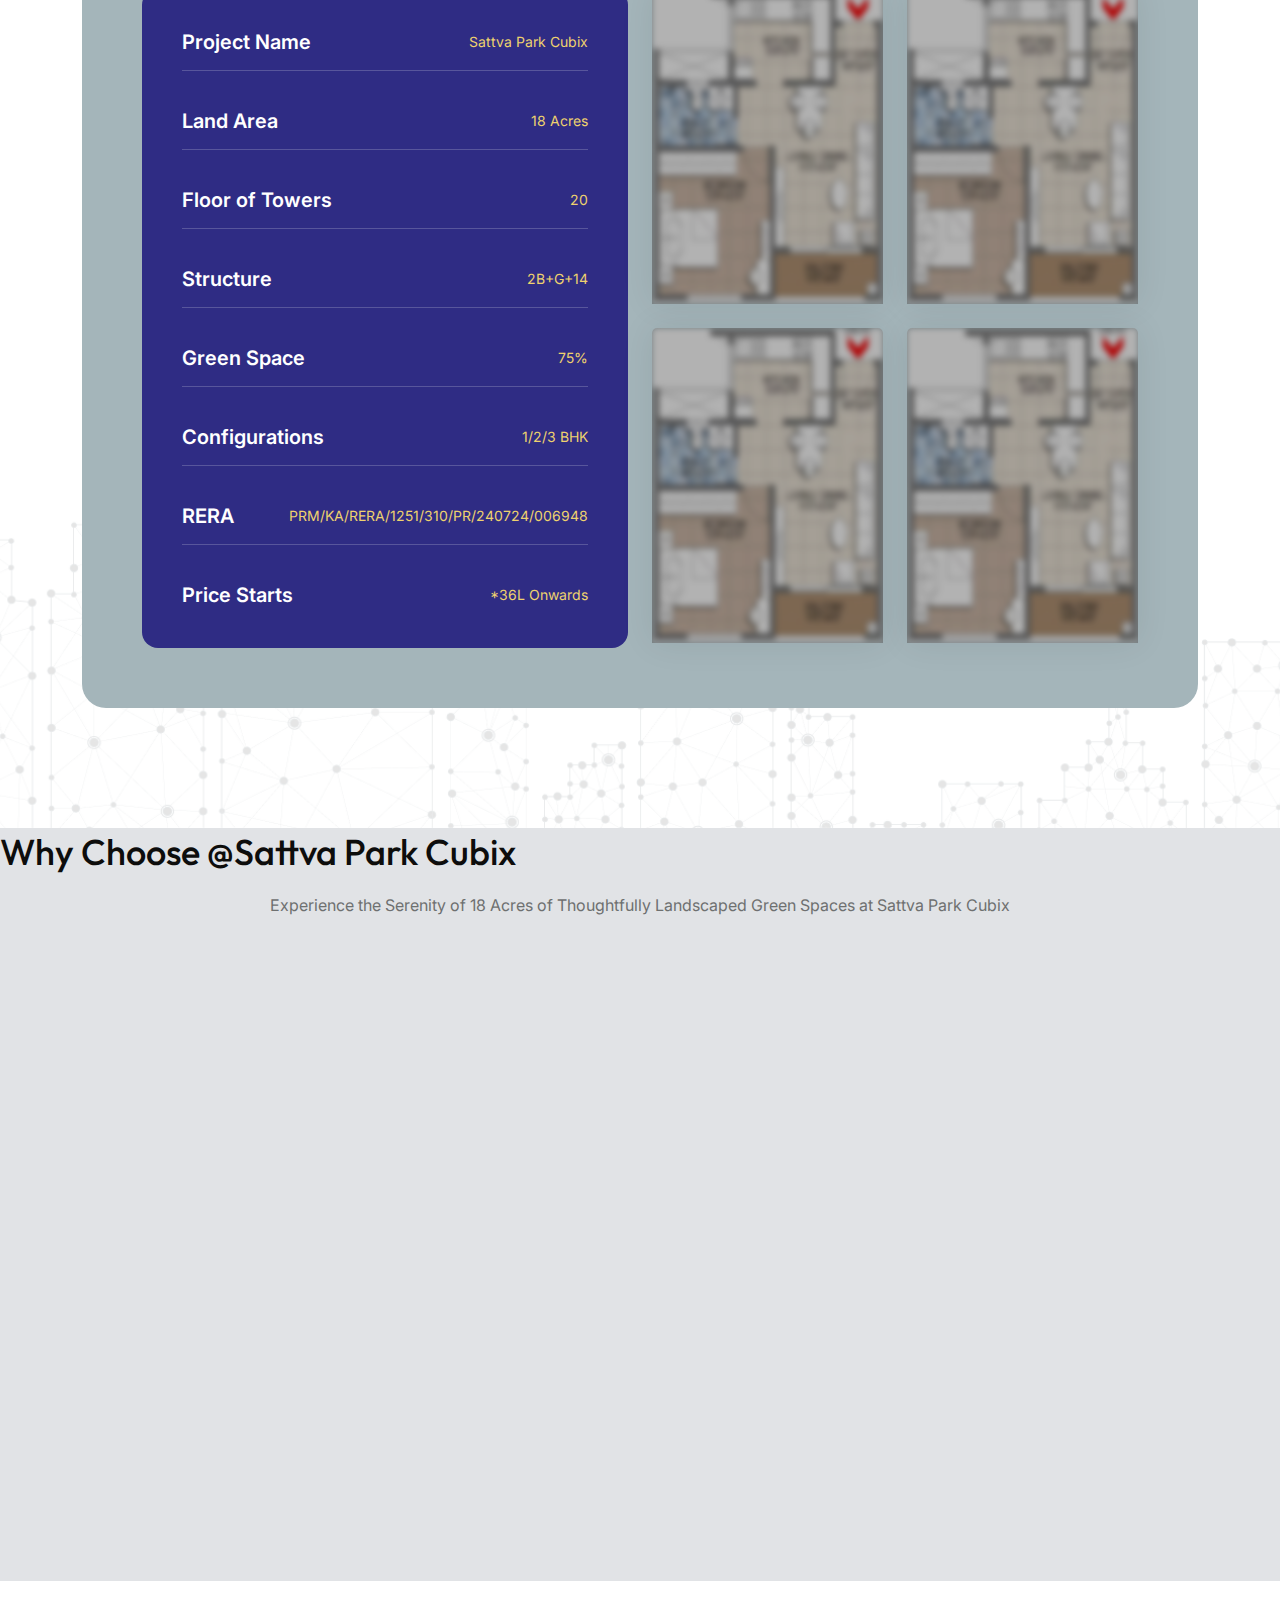
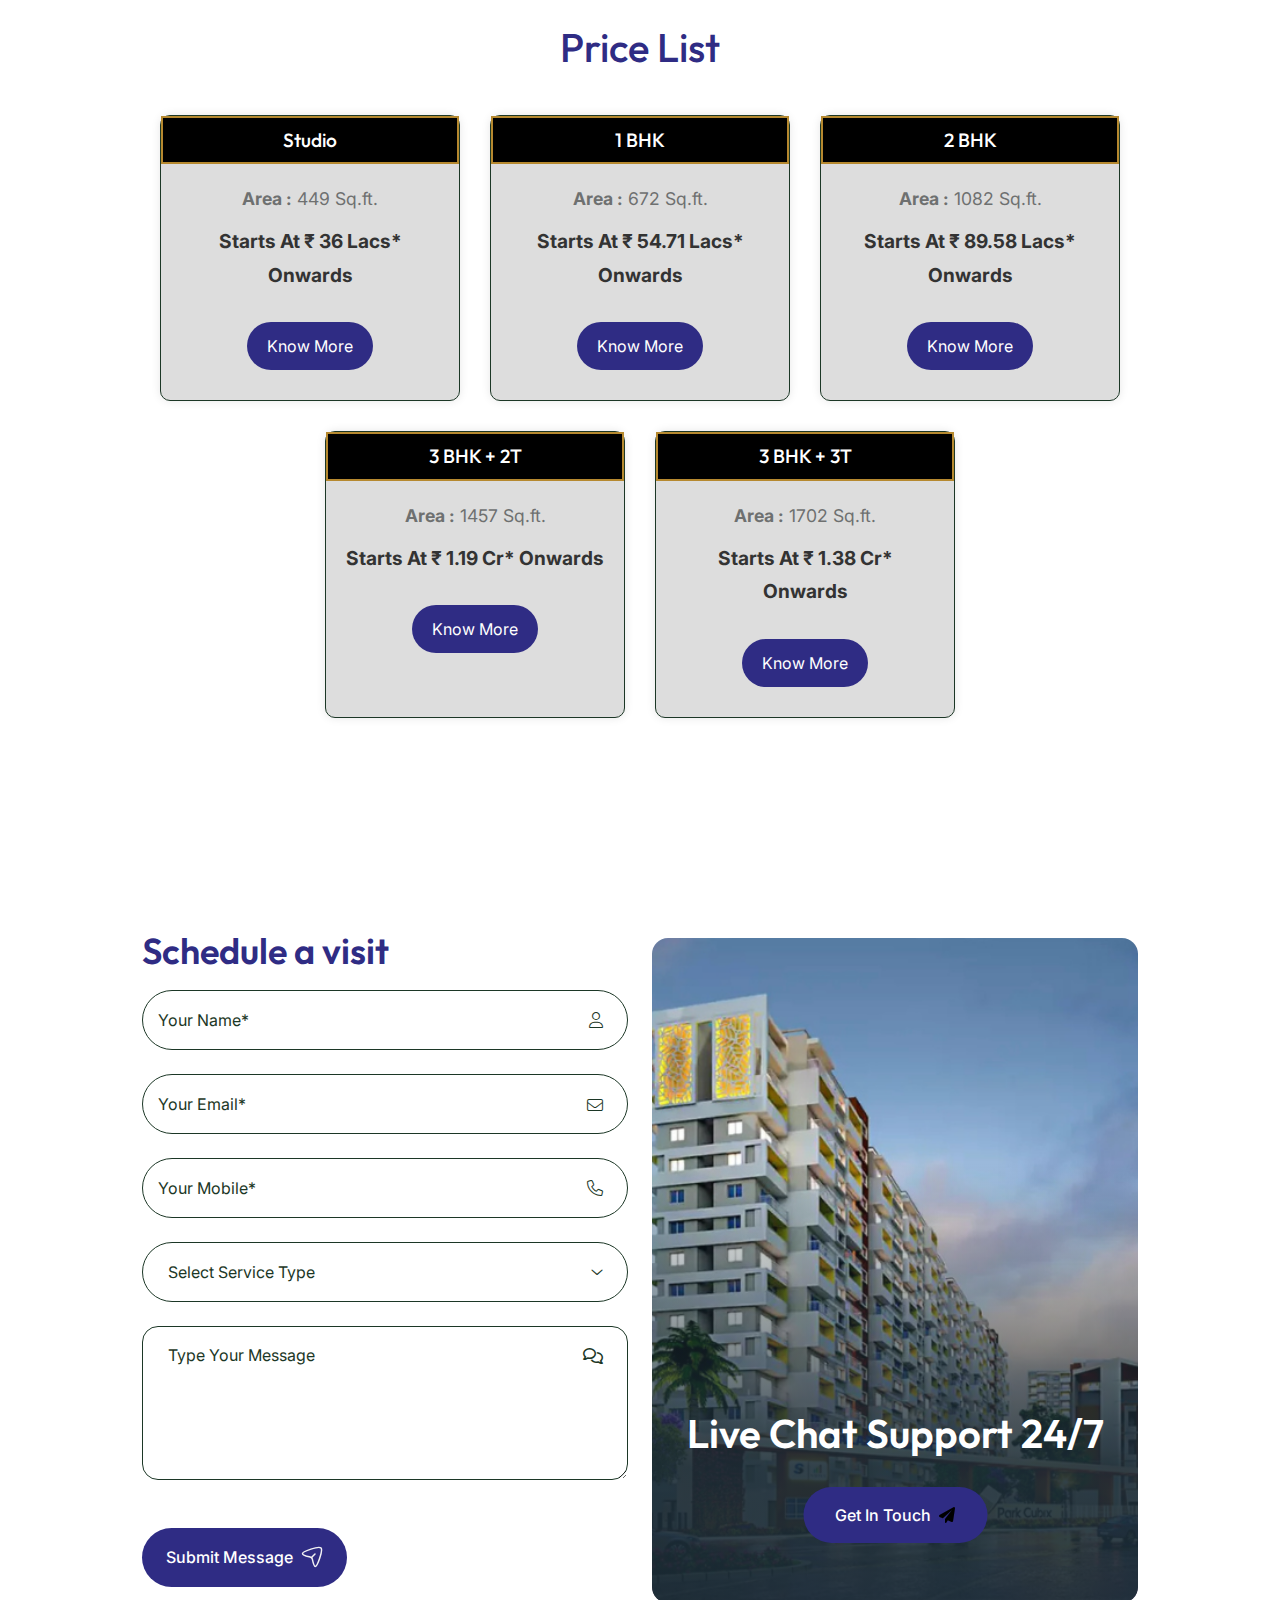
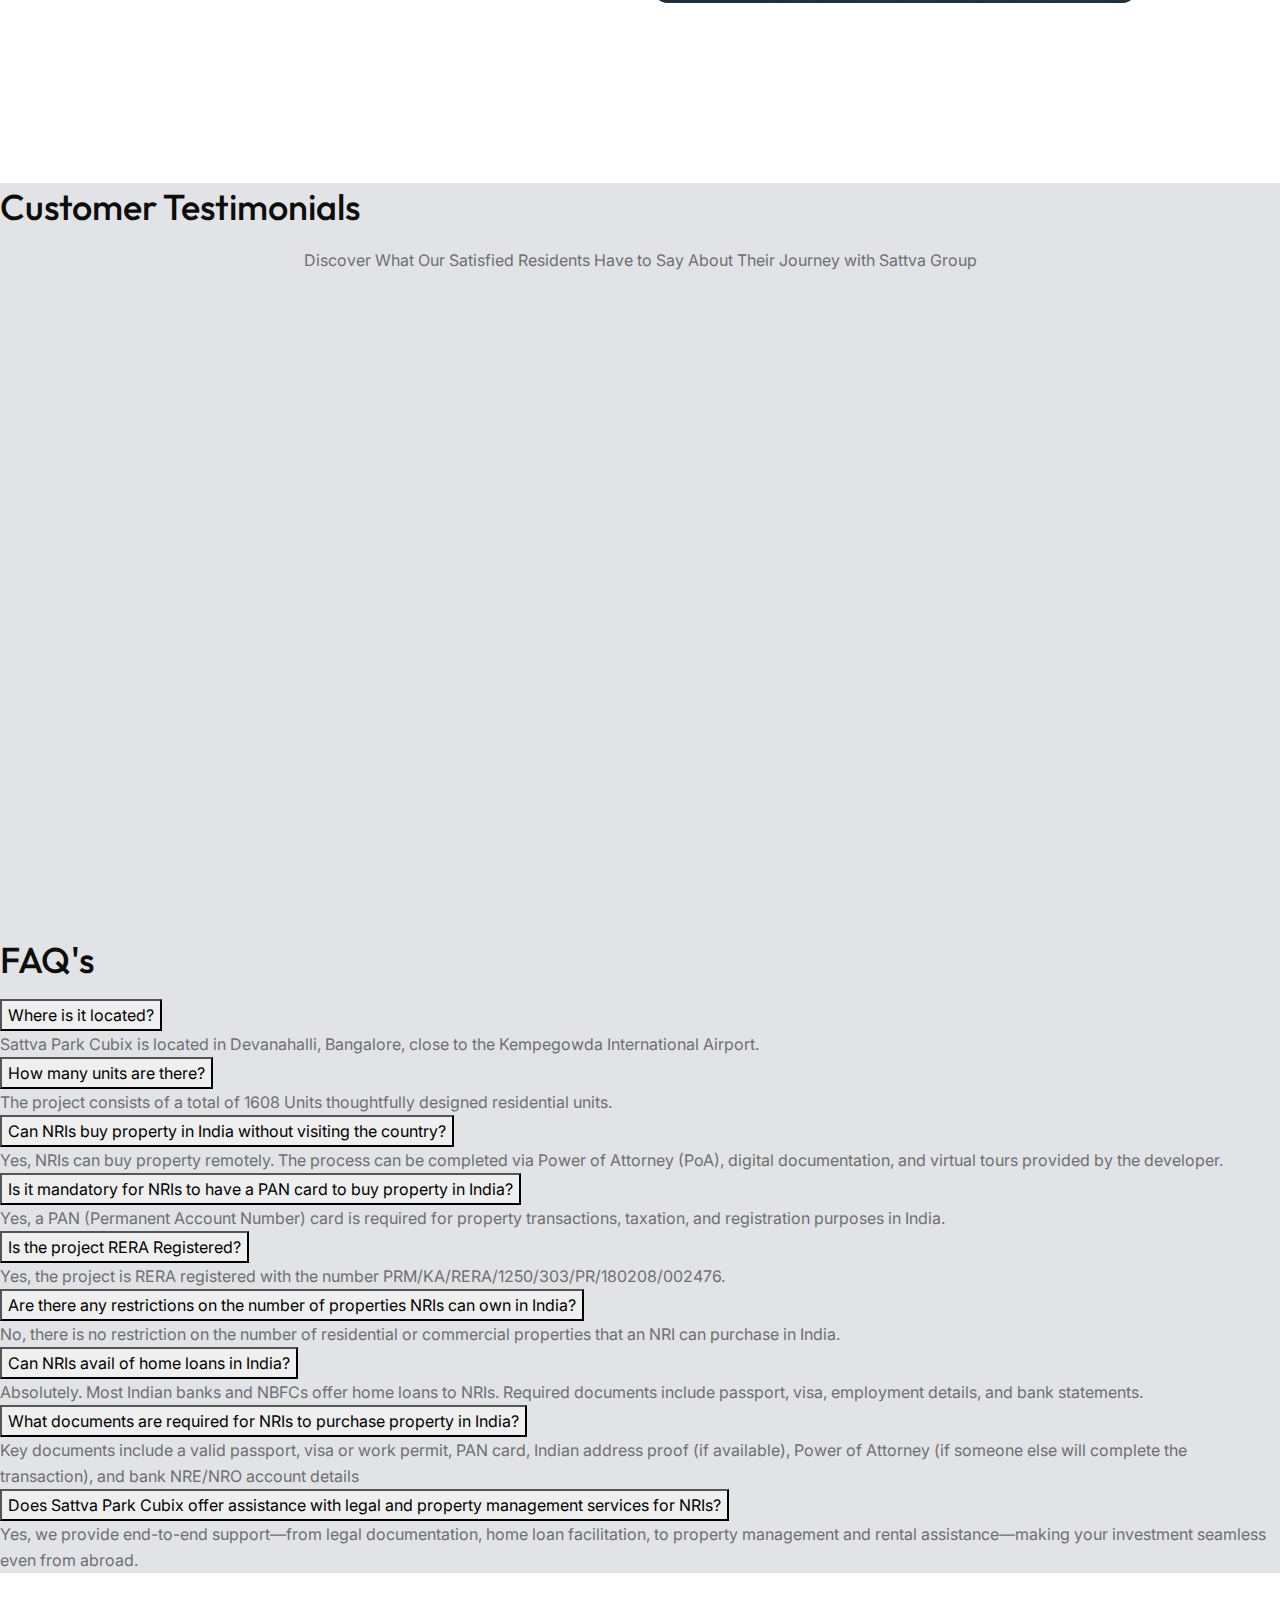
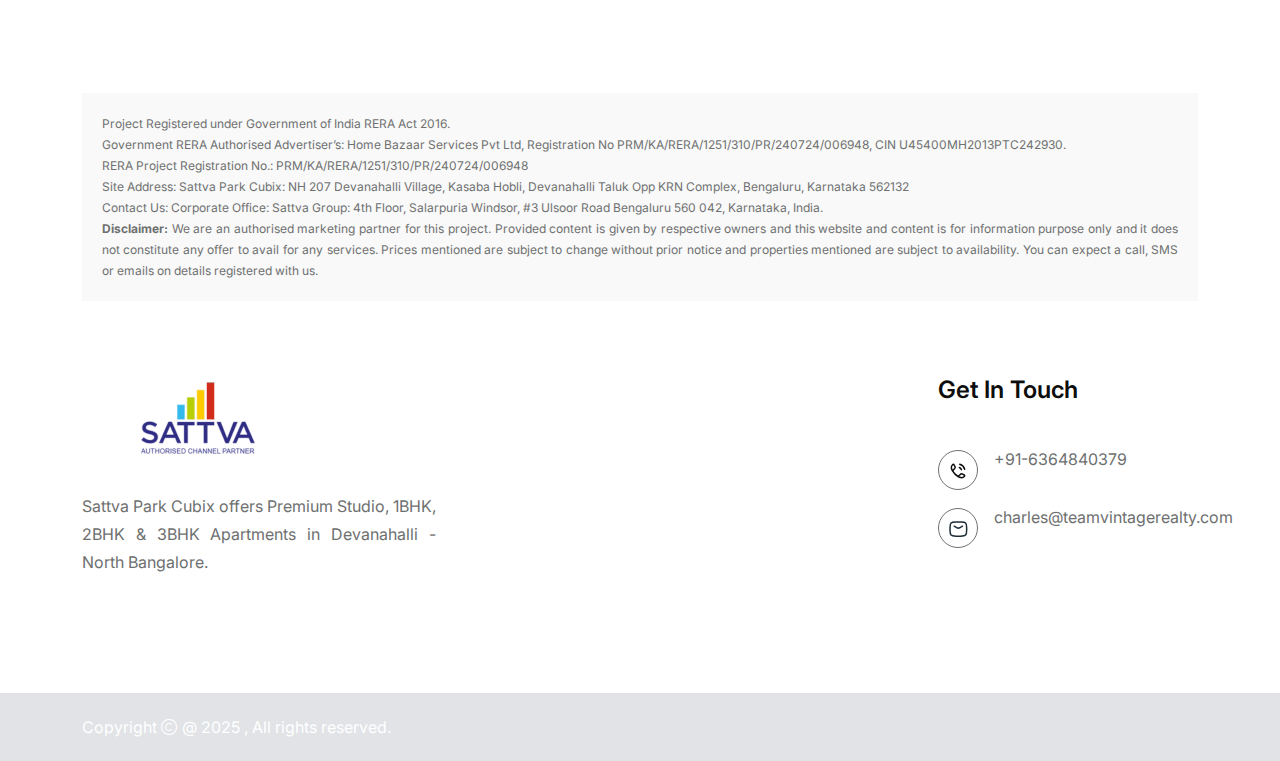
<file: nri.html>
<!DOCTYPE html>
<html class="no-js" lang="zxx" dir="ltr">
  <head>
    <meta charset="utf-8" />
    <meta http-equiv="x-ua-compatible" content="ie=edge" />
    <title>
      Sattva Park Cubix Devanahalli – Luxury 2 & 3BHK Apartments in Bangalore
    </title>
    <meta name="author" content="Sattva" />
    <meta name="description" content="Ready-to-move smart homes by Sattva Group. Premium 2 & 3BHK flats near Bangalore Airport with top-class amenities. Book your site visit today!">
<meta name="keywords" content="Sattva Park Cubix, Park Cubix Phase 2, luxury apartments Bangalore, 2BHK flats Devanahalli, 3BHK for sale Bangalore, Sattva Group projects, ready to move flats near Airport, modern apartments Bangalore, premium homes Devanahalli">
    <meta name="robots" content="INDEX,FOLLOW" />

    <!-- Mobile Specific Metas -->
    <meta
      name="viewport"
      content="width=device-width, initial-scale=1, shrink-to-fit=no"
    />

    <!-- Favicons - Place favicon.ico in the root directory -->
    <link rel="stylesheet" href="https://cdnjs.cloudflare.com/ajax/libs/font-awesome/6.5.0/css/all.min.css">
    <link
      rel="apple-touch-icon"
      sizes="57x57"
      href="assets\img\icon\new\icon-57.png"
    />
    <link
      rel="apple-touch-icon"
      sizes="60x60"
      href="assets\img\icon\new\icon-60.png"
    />
    <link
      rel="apple-touch-icon"
      sizes="72x72"
      href="assets\img\icon\new\icon-72.png"
    />
    <link
      rel="apple-touch-icon"
      sizes="76x76"
      href="assets\img\icon\new\icon-76.png"
    />
    <link
      rel="apple-touch-icon"
      sizes="114x114"
      href="assets\img\icon\new\icon-114.png"
    />
    <link
      rel="apple-touch-icon"
      sizes="120x120"
      href="assets\img\icon\new\icon-114.png"
    />
    <link
      rel="apple-touch-icon"
      sizes="144x144"
      href="assets\img\icon\new\icon-144.png"
    />
    <link
      rel="apple-touch-icon"
      sizes="152x152"
      href="assets\img\icon\new\icon-152.png"
    />
    <link
      rel="apple-touch-icon"
      sizes="180x180"
      href="assets\img\icon\new\icon-180.png"
    />
    <link
      rel="icon"
      type="image/png"
      sizes="192x192"
      href="assets\img\icon\new\icon-192.png"
    />
    <!-- <link
      rel="icon"
      type="image/png"
      sizes="32x32"
      href="assets/img/favicons/favicon-32x32.png"
    />
    <link
      rel="icon"
      type="image/png"
      sizes="96x96"
      href="assets/img/favicons/favicon-96x96.png"
    />
    <link
      rel="icon"
      type="image/png"
      sizes="16x16"
      href="assets/img/favicons/favicon-16x16.png"
    /> -->
    <link rel="manifest" href="assets/img/favicons/manifest.json" />
    <meta name="msapplication-TileColor" content="#ffffff" />
    <meta
      name="msapplication-TileImage"
      content="assets\img\icon\new\icon-144.png"
    />
    <meta name="theme-color" content="#ffffff" />

    <!--==============================
	  Google Fonts
	============================== -->
    <link rel="preconnect" href="https://fonts.googleapis.com" />
    <link rel="preconnect" href="https://fonts.gstatic.com" crossorigin />
    <link
      href="https://fonts.googleapis.com/css2?family=Inter:wght@100..900&family=Outfit:wght@100..900&display=swap"
      rel="stylesheet"
    />

    <!--==============================
	    All CSS File
	============================== -->
    <!-- Bootstrap -->
    <link rel="stylesheet" href="assets/css/bootstrap.min.css" />
    <!-- Fontawesome Icon -->
    <link rel="stylesheet" href="assets/css/fontawesome.min.css" />
    <!-- Magnific Popup -->
    <link rel="stylesheet" href="assets/css/magnific-popup.min.css" />
    <!-- Swiper Js -->
    <link rel="stylesheet" href="assets/css/swiper-bundle.min.css" />
    <!-- datetimepicker -->
    <link rel="stylesheet" href="assets/css/jquery.datetimepicker.min.css" />
    <!-- Theme Custom CSS -->
    <link rel="stylesheet" href="assets/css/style.css" />
    <!-- Swiper CSS -->
<link rel="stylesheet" href="https://cdn.jsdelivr.net/npm/swiper@10/swiper-bundle.min.css" />

<!-- Swiper JS -->
<script src="https://cdn.jsdelivr.net/npm/swiper@10/swiper-bundle.min.js"></script>

<!-- Google tag (gtag.js) -->
<script async src="https://www.googletagmanager.com/gtag/js?id=G-39234MMNK0"></script>
<script>
  window.dataLayer = window.dataLayer || [];
  function gtag(){dataLayer.push(arguments);}
  gtag('js', new Date());

  gtag('config', 'G-39234MMNK0');
</script>

<!-- Google tag (gtag.js) -->
<script async src="https://www.googletagmanager.com/gtag/js?id=AW-593175725">
</script>
<script>
  window.dataLayer = window.dataLayer || [];
  function gtag(){dataLayer.push(arguments);}
  gtag('js', new Date());

  gtag('config', 'AW-593175725');
</script>

<!--Conversion Tracking-->
<!-- Event snippet for Submit lead form conversion page -->
<script>
  gtag('event', 'conversion', {'send_to': 'AW-593175725/amzuCOCWkrsaEK3J7JoC'});
</script>

<!--Google tag manager-->
<!-- Google Tag Manager -->
<script>(function(w,d,s,l,i){w[l]=w[l]||[];w[l].push({'gtm.start':
  new Date().getTime(),event:'gtm.js'});var f=d.getElementsByTagName(s)[0],
  j=d.createElement(s),dl=l!='dataLayer'?'&l='+l:'';j.async=true;j.src=
  'https://www.googletagmanager.com/gtm.js?id='+i+dl;f.parentNode.insertBefore(j,f);
  })(window,document,'script','dataLayer','GTM-P7CPB8JL');</script>
  <!-- End Google Tag Manager -->



  </head>

  <body class="bg-theme">
    <style>
     #priceTitle {
  scroll-margin-top: 600px !important;
}
      .th-hero-wrapper {
        background-color: #fff;
      }
      @media (min-width: 700px) {
        .modal-dialog {
          width: 400px;
        }
      }

      .modal-content {
        border-radius: 12px;
        border: none;
        box-shadow: 0 5px 20px rgba(0, 0, 0, 0.2);
      }

      .btn-warning {
        background-color: #bb8832;
        border: none;
      }

      .btn-warning:hover {
        background-color: #a67428;
      }

      input.form-control {
        border-radius: 6px;
        padding: 10px 15px;
        font-size: 16px;
      }

      @media (max-width: 576px) {
        .modal-dialog {
          margin: 1rem;
        }

        .modal-content {
          padding: 1rem;
        }
      }

      .custom-modal {
        background: #fff !important;
        border-radius: 12px;
        border: 1px solid rgba(0, 0, 0, 0.15);
        box-shadow: 0 5px 20px rgba(0, 0, 0, 0.2);
        padding: 1rem;
        position: relative;
      }
      .custom-modal .btn-close {
        filter: invert(1); /* Turns black icon white */
        opacity: 1;
      }

      /* Optional: Add hover effect */
      .custom-modal .btn-close:hover {
        filter: invert(0.8);
      }
      .custom-close {
        position: absolute;
        top: 10px;
        right: 12px;
        z-index: 10;
      }

      .modal-body input.form-control {
        background-color: #f0f9f5;
        border-radius: 8px;
        padding: 10px;
        border: 1px solid #ccc;
        font-size: 14px;
      }

      .modal-body button.btn-warning {
        background-color: #c88d2f;
        border: none;
        border-radius: 8px;
        font-size: 16px;
      }

      .modal-body i.bi {
        font-size: 16px;
      }

      .floor-img {
        width: 100%;
        height: 315px !important;
        filter: blur(3px) !important;
      }

      /* price list*/
.price-section {
  width: 100%;
  padding: 40px 20px;
  box-sizing: border-box;
  text-align: center;
}

.price-section h2 {
  color: #fcfcfc;
  font-size: 2.5em;
  margin-bottom: 40px;
}

.price-grid {
  display: flex;
  flex-wrap: wrap;
  justify-content: center;
  gap: 30px;
}

.price-card {
  background-color: #ddd;
  width: 300px;
  border-radius: 10px;
  padding: 30px 20px;
  box-shadow: 0 0 10px rgba(0,0,0,0.1);
  text-align: left;
  position: relative;
}

.price-card h3 {
  background-color: black;
  color: white;
  padding: 10px;
  margin: -30px -20px 20px;
  font-size: 1.2em;
  border: 2px solid #b6892f;
  text-align: center;
}

.price-card p {
  margin: 10px 0;
  font-size: 1.1em;
}

.price-card p span {
  font-weight: bold;
}

.price-card .price {
  font-weight: bold;
  font-size: 1.2em;
  color: #333;
  text-align: center;
}

.price-card .btn {
  display: inline-block;
  margin-top: 20px;
  padding: 12px 20px;
  background-color: #2f2c84;
  color: white;
  border: none;
  border-radius: 25px;
  font-size: 1em;
  cursor: pointer;
  text-align: center;
  text-decoration: none;
}

.btn:hover {
  background-color: #9a7226;
}

@media (max-width: 768px) {
  .price-card {
    width: 100%;
    max-width: 90%;
  }
}
.about-area-8{
  padding-bottom:5rem
}

      .btn-floor {
        margin: 24px;
        background-color: #bb8832;
        color: white;
        padding: 12px 25px;
        font-size: 16px;
        border: none;
        border-radius: 30px;
        cursor: pointer;
        font-weight: bold;
        box-shadow: 0 4px 10px rgba(0, 0, 0, 0.2);
        transition: background-color 0.3s ease;
      }

      .btn-floor:hover {
        background-color: #a16e1c;
      }
      .sidebar-btn{
        background-color: transparent;
      }
      .header-layout4 .menu-area,.header-layout4 .sticky-wrapper.sticky,.bg-theme{
background-color: #E1E3E6 !important
      }
      .about-area-8,#features,#ourLocations,.pfd-card,.mobile-logo,#contact-sec,#priceList{
        background-color:#ffffff !important ;
      }
.main-menu a,.text-theme,.sub-title3,.hero-8 .about-tag .about-experience-tag,.sub-title3,.sec-title,.checklist.style6 li,.btn-title,.priceList{
  color: #2f2c84 !important;
}
.checklist.style6 li:before{
  filter: brightness(0.5);
}
 .th-btn.style-border,.th-btn.style-border:hover,.sidebar-btn.style2 .line,.th-btn.style2,.style5,.sidebar-btn span{
  background-color:#2f2c84 !important
}
.th-btn,.th-btn:hover,.th-btn.style-border:hover{
  color:#ffffff;
  cursor: pointer;
}
.th-btn.style-border4,.property-plan-tabs .nav-item .nav-link{
  border: 1px solid #2f2c84;
  color: #2f2c84 !important;
}
.th-btn.style-border4:hover,.property-plan-tabs .nav-item .nav-link.active,.th-btn{
  background-color:#2f2c84 ;
  color:#ffffff !important;
}
.hero-8{
  padding-top: 10rem !important;
  margin-bottom: 34px !important;
}
.hero-desc{
  color:#A4B5BA !important
}
#features {
  scroll-margin-top: 80px; /* Adjust this based on your header height */
}
    </style>
    <!--[if lte IE 9]>
      <p class="browserupgrade">
        You are using an <strong>outdated</strong> browser. Please
        <a href="https://browsehappy.com/">upgrade your browser</a> to improve
        your experience and security.
      </p>
    <![endif]-->

    <!--********************************
   		Code Start From Here 
	******************************** -->
    <!-- <div class="cursor-follower"></div> -->

    <!-- slider drag cursor -->
    <!-- <div class="slider-drag-cursor">
      <i class="fas fa-angle-left me-2"></i> DRAG
      <i class="fas fa-angle-right ms-2"></i>
    </div> -->

    <!--==============================
     Preloader
  ==============================-->
    <!-- <div id="preloader" class="preloader">
      <button class="th-btn style2 preloaderCls">Cancel Preloader</button>
      <div id="loader" class="th-preloader">
        <div class="animation-preloader">
          <div class="txt-loading">
            <span preloader-text="R" class="characters">R</span>

            <span preloader-text="E" class="characters">E</span>

            <span preloader-text="A" class="characters">A</span>

            <span preloader-text="L" class="characters">L</span>

            <span preloader-text="A" class="characters">A</span>

            <span preloader-text="R" class="characters">R</span>
          </div>
        </div>
      </div>
    </div> -->

    <!--==============================
    Mobile Menu
  ============================== -->
    <div class="th-menu-wrapper onepage-nav">
      <div class="th-menu-area text-center">
        <button class="th-menu-toggle"><i class="fal fa-times"></i></button>
        <div class="mobile-logo">
          <a href="index.html">
            <img src="assets/img/project/logo 190.png" alt="Sattva" />
          </a>
        </div>
        <div class="th-mobile-menu">
          <ul>
            <ul>
              <li class="">
                <a href="nri.html"> Home </a>
              </li>
              <li class="">
                <a href="#features" onclick="scrollToFloorPlan(event,this)"> Amenities </a>
              </li>
              <li class="">
                <a href="#floorPlan" onclick="scrollToFloorPlan(event,this)"> Floor Plans </a>
              </li>
              <li class="">
                <a href="#priceTitle" onclick="scrollToFloorPlan(event,this)"> Price List </a>
              </li>
              <li class="">
                <a href="#gallerySection" onclick="scrollToFloorPlan(event,this)"> Gallery </a>
              </li>
              <li class="">
                <a href="#ourLocations" onclick="scrollToFloorPlan(event,this)"> Location </a>
              </li>
              <li class="">
                <a href="nri.html">NRI </a>
              </li>
              <!-- <li><a href="#about-sec"> About Us </a></li>
              <li>
                <a href="#property-sec"> Properties </a>
              </li>
              <li>
                <a href="#team-sec"> Agents </a>
              </li>
              <li>
                <a href="#blog-sec"> Blog </a>
              </li>
              <li><a href="#contact-sec"> Contact Us </a></li> -->
            </ul>
        </div>
      </div>
    </div>
    <!--==============================
    Sidemenu
============================== -->
    <div class="sidemenu-wrapper sidemenu-info d-none d-lg-block">
      <div class="sidemenu-content">
        <button class="closeButton sideMenuCls">
          <i class="far fa-times"></i>
        </button>
        <div class="widget">
          <div class="th-widget-about">
            <div class="about-logo">
              <a href="index.html"
                ><img src="assets/img/project/logo-trans.png" alt="Sattva"
              /></a>
            </div>
            <p class="about-text">
              Own Your Dream Home in Bangalore — From Anywhere in the World Premium 1, 2 & 3 BHK Apartments in Devanahalli, 
              Just Minutes from Bengaluru International Airport Starting at ₹45 Lakhs | RERA Approved | Ready-to-Move & Under Construction
            </p>
          </div>
        </div>
        <div class="widget">
          <h3 class="widget_title openCallbackModal">Get In Touch</h3>
          <div class="th-widget-contact">
            <div class="info-box_text">
              <div class="icon">
                <img src="assets/img/icon/location-dot.svg" alt="img" />
              </div>
              <div class="details">
                <!-- <p>789 Inner Lane, Holy park,</p> -->
                <p>Devanahalli, Bangalore</p>
              </div> 
            </div>
            <div class="info-box_text">
              <div class="icon">
                <img src="assets/img/icon/phone.svg" alt="img" />
              </div>
              <div class="details">
                <p>
                  <a href="tel:+0123456789" class="info-box_link"
                    >+91-6364840379</a
                  >
                </p>
                <!-- <p>
                  <a href="tel:+09876543210" class="info-box_link"
                    >+09 876 543 210</a
                  >
                </p> -->
              </div>
            </div>
            <div class="info-box_text">
              <div class="icon">
                <img src="assets/img/icon/envelope.svg" alt="img" />
              </div>
              <div class="details">
                <p>
                  <a href="mailto:mailinfo00@sattva.com" class="info-box_link"
                    >charles@teamvintagerealty.com</a
                  >
                </p>
                <!-- <p>
                  <a href="mailto:support24@sattva.com" class="info-box_link"
                    >support24@sattva.com</a
                  >
                </p> -->
              </div>
            </div>
          </div>
        </div>
        <div class="widget newsletter-widget">
          <h3 class="widget_title">Get More Detail</h3>
          <form class="newsletter-form">
            <div class="form-group">
              <input
                class="form-control"
                type="email"
                placeholder="Email Address"
                required=""
              />
              <button type="submit" class="th-btn">
                <i class="far fa-paper-plane text-theme"></i>
              </button>
            </div>
          </form>
          <div class="th-social style2">
            <a href="https://www.facebook.com/"
              ><i class="fab fa-facebook-f"></i
            ></a>
            <a href="https://www.twitter.com/"
              ><i class="fab fa-twitter"></i
            ></a>
            <a href="https://www.linkedin.com/"
              ><i class="fab fa-linkedin-in"></i
            ></a>
            <!-- <a href="https://www.behance.com/"
              ><i class="fab fa-behance"></i
            ></a>
            <a href="https://www.vimeo.com/"><i class="fab fa-vimeo-v"></i></a> -->
          </div>
        </div>
      </div>
    </div>
    <!-- Button to trigger modal (optional) -->

    <!-- Modal -->
    <div
      class="modal fade"
      id="callbackModal"
      tabindex="-1"
      aria-labelledby="callbackModalLabel"
      aria-hidden="true"
    >
      <div class="modal-dialog modal-sm modal-dialog-centered">
        <div class="modal-content custom-modal">
          <button
            type="button"
            class="btn-close custom-close"
            data-bs-dismiss="modal"
            aria-label="Close"
          ></button>

          <div class="modal-body text-center">
            <img
              src="assets/img/sattvalogo.png"
              alt="Sattva Logo"
              class="img-fluid mb-3"
              style="max-height: 60px"
            />
            <form id="contact-form">
            <input
            name="name"
              type="text"
              class="form-control mb-2"
              placeholder="Your Full Name"
              required
            />
            <input
              type="email"
              name="email"
              class="form-control mb-2"
              placeholder="Email Address"
              required
            />
            <input
              type="text"
              name="mobile"
              class="form-control mb-3"
              placeholder="Phone/Mobile"
              required
            />
            <input type="hidden" name="_cc" value="visupriya.udt@gmail.com,sujaymaster111@gmail.com">
            <input type="hidden" name="_captcha" value="false">
            <button type="submit" name="mobile" class="btn btn-warning w-100 fw-bold mb-2">
              Connect with Our NRI Experts (24/7)
            </button>
          </form>
            <button
              class="btn btn-warning w-100 d-flex align-items-center justify-content-center"
            >
              <i class="bi bi-telephone-fill me-2"></i> +916364840379
            </button>
            <div id="status" style="color: green;margin-top: 1rem;"></div>
          </div>
        </div>
      </div>
    </div>

    <!--==============================
	Header Area
==============================-->
    <header class="th-header header-layout4 onepage-nav">
      <div class="sticky-wrapper">
        <!-- Main Menu Area -->
        <div class="container">
          <div class="menu-area">
            <div class="row align-items-center justify-content-between">
              <div class="col-auto">
                <div class="header-logo">
                  <a href="index.html">
                    <img src="assets/img/project/logo-trans.png" alt="Sattva" />
                  </a>
                </div>
              </div>
              <div class="col-auto">
                <nav class="main-menu d-none d-lg-inline-block">
                  <ul>
                    <li class="">
                      <a href="index.html"> Home </a>
                    </li>
                    <li class="">
                      <a href="#features" onclick="scrollToFloorPlan(event,this)"> Amenities </a>
                    </li>
                    <li class="">
                      <a href="#floorPlan" onclick="scrollToFloorPlan(event,this)"> Floor Plans </a>
                    </li>
                    <li class="">
                      <a href="#priceTitle" onclick="scrollToFloorPlan(event,this)"> Price List </a>
                    </li>
                    <li class="">
                      <a href="#gallerySection" onclick="scrollToFloorPlan(event,this)"> Gallery </a>
                    </li>
                    <li class="">
                      <a href="#ourLocations" onclick="scrollToFloorPlan(event,this)"> Location </a>
                    </li>
                    <li class="">
                      <a href="#"> NRI Corner </a>
                    </li>
                    <!-- <li><a href="#about-sec"> About Us </a></li>
                    <li>
                      <a href="#property-sec"> Properties </a>
                    </li>
                    <li>
                      <a href="#team-sec"> Agents </a>
                    </li>
                    <li>
                      <a href="#blog-sec"> Blog </a>
                    </li>
                    <li><a href="#contact-sec"> Contact Us </a></li> -->
                  </ul>
                </nav>
                <div class="header-button d-flex d-lg-none">
                  <button type="button" class="th-menu-toggle sidebar-btn">
                    <span class="line"></span>
                    <span class="line"></span>
                    <span class="line"></span>
                  </button>
                </div>
              </div>
              <div class="col-auto d-none d-xxl-block">
                <div class="header-button">
                  <a
                    onclick="openCallbackModal()"
                    class="th-btn style-border th-btn-icon"
                    >Request A Visit</a
                  >
                  <button
                    type="button"
                    class="simple-icon sideMenuInfo sidebar-btn style2"
                  >
                    <span class="line"></span>
                    <span class="line"></span>
                    <span class="line"></span>
                  </button>
                </div>
              </div>
            </div>
          </div>
        </div>
      </div>
    </header>

    <!--==============================
Hero Area
==============================-->
    <div class="th-hero-wrapper hero-8" id="hero">
      <div class="container">
        <div
          class="swiper th-slider hero-slider8"
          id="heroSlide8"
          data-slider-options='{"effect":"fade","loop":false,"autoHeight": true,"thumbs":{"swiper":".hero-grid-thumb"}}'
        >
          <div class="swiper-wrapper">
            <div class="swiper-slide">
              <div class="hero-inner">
                <div class="row gy-50 align-items-center">
                  <div class="col-xl-6">
                    <div class="hero-style8">
                      <span
                        class="sub-title3 before-none"
                        data-ani="slideinup"
                        data-ani-delay="0.3s"
                        ></span
                      >
                      <h6 class="hero-title text-theme">
                        <span
                          class="title1"
                          data-ani="slideinup"
                          data-ani-delay="0.4s"
                        >
                        Live Close to Airport, Work, and Nature 
                        </span>
                      </h6>
                      <p
                        class="hero-text text-theme hero-desc"
                        data-ani="slideinup"
                        data-ani-delay="0.6s"
                      >Own Your Dream Home in Bangalore — From Anywhere in the World Premium 1, 2 & 3 BHK Apartments in Devanahalli, 
                      Just Minutes from Bengaluru International Airport Starting at ₹45 Lakhs | RERA Approved | Ready-to-Move & Under Construction – Book Now!
                      </p>
                      <div
                        class="btn-wrap"
                        data-ani="slideinup"
                        data-ani-delay="0.7s"
                      >
                        <a
                          onclick="openCallbackModal()"
                          class="th-btn style2 th-btn-icon"
                          >Request A Visit</a
                        >
                        <a
                          href="contact.html"
                          class="th-btn style-border4 th-btn-icon openCallbackModal"
                          >Download NRI Brochures</a
                        >
                      </div>
                    </div>
                  </div>
                  <div class="col-xl-6">
                    <div class="hero-thumb8-1">
                      <div
                        class="thumb"
                        data-mask-src="assets\img\project\sattva-8011.png"
                      >
                        <img
                          src="assets\img\sattva-banner.png"
                          alt="img"
                        />
                      </div>
                      <div class="about-tag">
                        <div class="about-experience-tag">
                          <span class="circle-title-anime"
                            >Sattva Park Cubix</span
                          >
                        </div>
                        <div class="about-tag-thumb">
                          <img
                            src="assets/img/icon/arrow-long-top2.svg"
                            alt="img"
                          />
                        </div>
                      </div>
                    </div>
                  </div>
                </div>
              </div>
            </div>
            <div class="swiper-slide">
              <div class="hero-inner">
                <div class="row gy-50 align-items-center">
                  <div class="col-xl-6">
                    <div class="hero-style8">
                      <span
                        class="sub-title3 before-none"
                        data-ani="slideinup"
                        data-ani-delay="0.3s"
                        ></span
                      >
                      <h1 class="hero-title text-theme">
                        <span
                          class="title1"
                          data-ani="slideinup"
                          data-ani-delay="0.4s"
                        >
                        Ready-to-Move Apartments in Devanahalli 
                        </span>
                      </h1>
                      <p
                        class="hero-text text-theme hero-desc"
                        data-ani="slideinup"
                        data-ani-delay="0.6s"
                      >
                      Own Your Dream Home in Bangalore — From Anywhere in the World Premium 1, 2 & 3 BHK Apartments in Devanahalli, 
                      Just Minutes from Bengaluru International Airport Starting at ₹45 Lakhs | RERA Approved | Ready-to-Move & Under Construction – Book Now!
                      </p>
                      <div
                        class="btn-wrap"
                        data-ani="slideinup"
                        data-ani-delay="0.7s"
                      >
                        <a
                          href="contact.html"
                          class="th-btn style2 th-btn-icon openCallbackModal"
                          >Request A Visit</a
                        >
                        <a
                          href="contact.html"
                          class="th-btn style-border4 th-btn-icon openCallbackModal"
                          >Download NRI Brochures</a
                        >
                      </div>
                    </div>
                  </div>
                  <div class="col-xl-6">
                    <div class="hero-thumb8-1">
                      <div
                        class="thumb"
                        data-mask-src="assets\img\project\sattva-8012.png"
                      >
                        <img
                          src="assets\img\sattva-banner.png"
                          alt="img"
                        />
                      </div>
                      <div class="about-tag">
                        <div class="about-experience-tag">
                          <span class="circle-title-anime"
                            >Sattva Your Dream Home</span
                          >
                        </div>
                        <div class="about-tag-thumb">
                          <img
                            src="assets/img/icon/arrow-long-top2.svg"
                            alt="img"
                          />
                        </div>
                      </div>
                    </div>
                  </div>
                </div>
              </div>
            </div>
            <div class="swiper-slide">
              <div class="hero-inner">
                <div class="row gy-50 align-items-center">
                  <div class="col-xl-6">
                    <div class="hero-style8">
                      <span
                        class="sub-title3 before-none"
                        data-ani="slideinup"
                        data-ani-delay="0.3s"
                        ></span
                      >
                      <h1 class="hero-title text-theme">
                        <span
                          class="title1"
                          data-ani="slideinup"
                          data-ani-delay="0.4s"
                        >
                        Your Dream Home in Devanahalli
                        </span>
                      </h1>
                      <p
                        class="hero-text text-theme hero-desc"
                        data-ani="slideinup"
                        data-ani-delay="0.6s"
                      >
                      Own Your Dream Home in Bangalore — From Anywhere in the World Premium 1, 2 & 3 BHK Apartments in Devanahalli, 
                      Just Minutes from Bengaluru International Airport Starting at ₹45 Lakhs | RERA Approved | Ready-to-Move & Under Construction – Book Now!
                      </p>
                      <div
                        class="btn-wrap"
                        data-ani="slideinup"
                        data-ani-delay="0.7s"
                      >
                        <a
                          href="contact.html"
                          class="th-btn style2 th-btn-icon openCallbackModal"
                          >Request A Visit</a
                        >
                        <a
                          href="contact.html"
                          class="th-btn style-border4 th-btn-icon openCallbackModal"
                          >Download NRI Brochures</a
                        >
                      </div>
                    </div>
                  </div>
                  <div class="col-xl-6">
                    <div class="hero-thumb8-1">
                      <div
                        class="thumb"
                        data-mask-src="assets\img\project\sattva-8013.png"
                      >
                        <img
                          src="assets\img\project\sattva-801b2.png"
                          alt="img"
                        />
                      </div>
                      <div class="about-tag">
                        <div class="about-experience-tag">
                          <span class="circle-title-anime"
                            >Sattva Your Dream Home</span
                          >
                        </div>
                        <div class="about-tag-thumb">
                          <img
                            src="assets/img/icon/arrow-long-top2.svg"
                            alt="img"
                          />
                        </div>
                      </div>
                    </div>
                  </div>
                </div>
              </div>
            </div>
            <div class="swiper-slide">
              <div class="hero-inner">
                <div class="row gy-50 align-items-center">
                  <div class="col-xl-6">
                    <div class="hero-style8">
                      <span
                        class="sub-title3 before-none"
                        data-ani="slideinup"
                        data-ani-delay="0.3s"
                        ></span
                      >
                      <h1 class="hero-title text-theme">
                        <span
                          class="title1"
                          data-ani="slideinup"
                          data-ani-delay="0.4s"
                        >
                        Book Your 2/3 BHK at Sattva Park Cubix
                        </span>
                      </h1>
                      <p
                        class="hero-text text-theme hero-desc"
                        data-ani="slideinup"
                        data-ani-delay="0.6s"
                      >
                      Own Your Dream Home in Bangalore — From Anywhere in the World Premium 1, 2 & 3 BHK Apartments in Devanahalli, 
                      Just Minutes from Bengaluru International Airport Starting at ₹45 Lakhs | RERA Approved | Ready-to-Move & Under Construction – Book Now!
                      </p>
                      <div
                        class="btn-wrap"
                        data-ani="slideinup"
                        data-ani-delay="0.7s"
                      >
                        <a
                          href="contact.html"
                          class="th-btn style2 th-btn-icon openCallbackModal"
                          >Request A Visit</a
                        >
                        <a
                          href="contact.html"
                          class="th-btn style-border4 th-btn-icon openCallbackModal"
                          >Download NRI Brochures</a
                        >
                      </div>
                    </div>
                  </div>
                  <div class="col-xl-6">
                    <div class="hero-thumb8-1">
                      <div
                        class="thumb"
                        data-mask-src="assets\img\project\sattva-8014.png"
                      >
                        <img
                          src="assets\img\project\sattva-801b1.png"
                          alt="img"
                        />
                      </div>
                      <div class="about-tag">
                        <div class="about-experience-tag">
                          <span class="circle-title-anime"
                            >Sattva Your Dream Home</span
                          >
                        </div>
                        <div class="about-tag-thumb">
                          <img
                            src="assets/img/icon/arrow-long-top2.svg"
                            alt="img"
                          />
                        </div>
                      </div>
                    </div>
                  </div>
                </div>
              </div>
            </div>
            <div class="swiper-slide">
              <div class="hero-inner">
                <div class="row gy-50 align-items-center">
                  <div class="col-xl-6">
                    <div class="hero-style8">
                      <span
                        class="sub-title3 before-none"
                        data-ani="slideinup"
                        data-ani-delay="0.3s"
                        ></span
                      >
                      <h1 class="hero-title text-theme">
                        <span
                          class="title1"
                          data-ani="slideinup"
                          data-ani-delay="0.4s"
                        >
                        Live Green, Live Smart – Sattva Park Cubix 
                        </span>
                      </h1>
                      <p
                        class="hero-text text-theme hero-desc"
                        data-ani="slideinup"
                        data-ani-delay="0.6s"
                      >
                      Own Your Dream Home in Bangalore — From Anywhere in the World Premium 1, 2 & 3 BHK Apartments in Devanahalli, 
                      Just Minutes from Bengaluru International Airport Starting at ₹45 Lakhs | RERA Approved | Ready-to-Move & Under Construction – Book Now!.
                      </p>
                      <div
                        class="btn-wrap"
                        data-ani="slideinup"
                        data-ani-delay="0.7s"
                      >
                        <a
                          href="contact.html"
                          class="th-btn style2 th-btn-icon openCallbackModal"
                          >Request A Visit</a
                        >
                        <a
                          href="contact.html"
                          class="th-btn style-border4 th-btn-icon openCallbackModal"
                          >Download NRI Brochures</a
                        >
                      </div>
                    </div>
                  </div>
                  <div class="col-xl-6">
                    <div class="hero-thumb8-1">
                      <div
                        class="thumb"
                        data-mask-src="assets\img\project\sattva-8015.png"
                      >
                        <img
                          src="assets\img\sattva-banner.png"
                          alt="img"
                        />
                      </div>
                      <div class="about-tag">
                        <div class="about-experience-tag">
                          <span class="circle-title-anime"
                            >Sattva Your Dream Home</span
                          >
                        </div>
                        <div class="about-tag-thumb">
                          <img
                            src="assets/img/icon/arrow-long-top2.svg"
                            alt="img"
                          />
                        </div>
                      </div>
                    </div>
                  </div>
                </div>
              </div>
            </div>
            <div class="swiper-slide">
              <div class="hero-inner">
                <div class="row gy-50 align-items-center">
                  <div class="col-xl-6">
                    <div class="hero-style8">
                      <span
                        class="sub-title3 before-none"
                        data-ani="slideinup"
                        data-ani-delay="0.3s"
                        ></span
                      >
                      <h1 class="hero-title text-theme">
                        <span
                          class="title1"
                          data-ani="slideinup"
                          data-ani-delay="0.4s"
                        >
                        Discover Premium Apartments in Devanahalli 
                        </span>
                      </h1>
                      <p
                        class="hero-text text-theme hero-desc"
                        data-ani="slideinup"
                        data-ani-delay="0.6s"
                      >
                      Own Your Dream Home in Bangalore — From Anywhere in the World Premium 1, 2 & 3 BHK Apartments in Devanahalli, 
                      Just Minutes from Bengaluru International Airport Starting at ₹45 Lakhs | RERA Approved | Ready-to-Move & Under Construction – Book Now!
                      <div
                        class="btn-wrap"
                        data-ani="slideinup"
                        data-ani-delay="0.7s"
                      >
                        <a
                          href="contact.html"
                          class="th-btn style2 th-btn-icon openCallbackModal"
                          >Request A Visit</a
                        >
                        <a
                          href="contact.html"
                          class="th-btn style-border4 th-btn-icon openCallbackModal"
                          >Download NRI Brochuress</a
                        >
                      </div>
                    </div>
                  </div>
                  <div class="col-xl-6">
                    <div class="hero-thumb8-1">
                      <div
                        class="thumb"
                        data-mask-src="assets\img\project\sattva-8016.png"
                      >
                        <img
                          src="assets\img\project\sattva-801b2.png"
                          alt="img"
                        />
                      </div>
                      <div class="about-tag">
                        <div class="about-experience-tag">
                          <span class="circle-title-anime"
                            >Sattva Your Dream Home</span
                          >
                        </div>
                        <div class="about-tag-thumb">
                          <img
                            src="assets/img/icon/arrow-long-top2.svg"
                            alt="img"
                          />
                        </div>
                      </div>
                    </div>
                  </div>
                </div>
              </div>
            </div>
          </div>
        </div>

        <div class="row gx-60 justify-content-end">
          <div class="col-xl-6">
            <div class="slider-area hero-slider-thumb-wrap">
              <div
                class="swiper th-slider hero-grid-thumb"
                data-slider-options='{"effect":"slide","loop":false,"slidesPerView":"3", "spaceBetween":"18px"}'
              >
                <div class="swiper-wrapper">
                  <div class="swiper-slide">
                    <div class="box-img">
                      <img
                        src="assets\img\project\sattva-8016.png"
                        alt="Image"
                      />
                      <span class="slider-number">01</span>
                    </div>
                  </div>
                  <div class="swiper-slide">
                    <div class="box-img">
                      <img
                        src="assets\img\project\sattva-8011.png"
                        alt="Image"
                      />
                      <span class="slider-number">02</span>
                    </div>
                  </div>
                  <div class="swiper-slide">
                    <div class="box-img">
                      <img
                        src="assets\img\project\sattva-8012.png"
                        alt="Image"
                      />
                      <span class="slider-number">03</span>
                    </div>
                  </div>
                  <div class="swiper-slide">
                    <div class="box-img">
                      <img
                        src="assets\img\project\sattva-8013.png"
                        alt="Image"
                      />
                      <span class="slider-number">04</span>
                    </div>
                  </div>
                  <div class="swiper-slide">
                    <div class="box-img">
                      <img
                        src="assets\img\project\sattva-8014.png"
                        alt="Image"
                      />
                      <span class="slider-number">05</span>
                    </div>
                  </div>
                  <div class="swiper-slide">
                    <div class="box-img">
                      <img
                        src="assets\img\project\sattva-8015.png"
                        alt="Image"
                      />
                      <span class="slider-number">06</span>
                    </div>
                  </div>
                </div>
              </div>
              <button
                data-slider-prev="#heroSlide8"
                class="slider-arrow style3"
              >
                <img src="assets/img/icon/arrow-left.svg" alt="img" />
              </button>
              <button
                data-slider-next="#heroSlide8"
                class="slider-arrow style3 slider-next"
              >
                <img src="assets/img/icon/arrow-right.svg" alt="img" />
              </button>
            </div>
          </div>
        </div>
      </div>
    </div>





    <!--======== / Hero Section ========-->
    
     <!--==============================
About Area  
==============================-->
<div class="about-area-8 space-top" id="about-sec">
  <div class="container">
    <div class="row gx-80 justify-content-between">
      <div class="col-xl-6">
        <div class="img-box8 mb-50 mb-xl-0">
          <div class="img1">
            <img src="assets/img/project/day-580.png" alt="img" />
          </div>
        </div>
      </div>
      <div class="col-xl-6">
        <div class="title-area mb-15">
          <span class="sub-title3 text-theme2 before-none">ABOUT US</span>
          <h1 class="sec-title text-white">Sattva Park Cubix Phase II</h1>
        </div>
        <p class="sec-text text-light" >
          Looking to Invest in Your Dream Home in North Bengaluru from Abroad?
          Park Cubix is one of the fastest-growing real estate hotspots, located just 10 minutes from Kempegowda International Airport – making it ideal for NRI investors seeking convenience and connectivity.
          
          We offer elegantly designed 2 & 3 BHK apartments that are budget-friendly, vastu-compliant, and flooded with natural light.
          Every home features dual-side openings for enhanced ventilation, scenic views, and bright, airy living – perfect for both personal use and rental investment.     </p>
        <div class="about-wrap8">
          <div class="checklist style6">
            <ul>
              <li>Located near Bengaluru International Airport </li>
              <li>High ROI potential in emerging Devanahalli zone</li>
              <li>Fully compliant with NRI property regulations</li>
              <li>BSeamless virtual assistance – tours, bookings & paperwork</li>
              <li>Tie-up with NRI loan advisors & legal consultants</li>
              <li> Hassle-free rental/maintenance support for NRIs </li>
             

            </ul>
          </div>
          <div class="call-btn style2">
            <div class="icon-btn">
              <i class="far fa-phone"></i>
            </div>
            <div class="btn-content">
              <h6 class="btn-title">Call Us 24/7</h6>
              <span class="btn-text"
                ><a href="tel:6364840379">+91 6364840379</a></span>
              
            </div>
          </div>
        </div>
        <!-- <div class="btn-wrap mt-40">
          <div class="about8-feature-list">
            <div class="about-feature">
              <img src="assets/img/icon/about-icon8-1.svg" alt="img" />
              <div class="media-body">
                <h4 class="box-title">4</h4>
                <p class="text">Bed</p>
              </div>
            </div>
            <div class="about-feature">
              <img src="assets/img/icon/about-icon8-2.svg" alt="img" />
              <div class="media-body">
                <h4 class="box-title">2</h4>
                <p class="text">Bath</p>
              </div>
            </div>
            <div class="about-feature">
              <img src="assets/img/icon/about-icon8-3.svg" alt="img" />
              <div class="media-body">
                <h4 class="box-title">1500</h4>
                <p class="text">sq.ft</p>
              </div>
            </div>
            <div class="about-feature">
              <img src="assets/img/icon/about-icon8-4.svg" alt="img" />
              <div class="media-body">
                <h4 class="box-title">Pets</h4>
                <p class="text">Allowed</p>
              </div>
            </div>
          </div>
          <div class="about-profile">
            <div class="avater">
              <img src="assets/img/normal/author_5_1.png" alt="avater" />
            </div>
            <div class="media-body">
              <h5 class="about-profile-name text-white">
                Rechard Smith Colin
              </h5>
              <p class="desig text-white">CEO, Founder of Sattva</p>
            </div>
          </div>
          <div class="signature">
            <img src="assets/img/normal/sign_2_1.png" alt="img" />
          </div> -->
        </div>
      </div>
    </div>
  </div>
</div>
    



    
    
    <!--==============================
Service Area  
==============================-->
<!-- <section class="bg-white space overflow-hidden"
      id="floorPlan"
      data-bg-src="assets/img/bg/property-plan-bg-1.png"
    >
      <div class="container">
        <div class="title-area text-center mb-25">
          <span class="sub-title3 justify-content-center"
            >The project Plan</span
          >
          <h2 class="sec-title text-theme">Master Plan</h2>
        </div>
        <ul
          class="nav nav-tabs property-plan-tabs"
          id="propertyTab"
          role="tablist"
        >
      </div> -->

      <section class="w-100" id="features">
        <div class="container-fluid px-3 px-md-5">
          <div class="row justify-content-center mb-4">
            <div class="col-lg-8 text-center">
              <span class="sub-title3 text-theme2" style="font-size: 25px;">
                Features & Amenities
              </span>
            </div>
          </div>
      
          <!-- Swiper -->
          <div class="swiper amenity-swiper">
            <div class="swiper-wrapper">
              <!-- Slide Item -->
              <div class="swiper-slide">
                <div class="amenity-card">
                  <img src="assets/img/project/badminton.png" alt="Adventure Area" />
                  <div class="amenity-title">Badminton</div>
                </div>
              </div>
      
              <div class="swiper-slide">
                <div class="amenity-card">
                  <img src="assets\img\project\basketball-park-cubix.png" alt="Gym" />
                  <div class="amenity-title">Basket Ball</div>
                </div>
              </div>
      
              <div class="swiper-slide">
                <div class="amenity-card">
                  <img src="assets\img\project\Kids-Area-park-cubix.png" alt="Kid's Play Area" />
                  <div class="amenity-title">Kid's Play Area</div>
                </div>
              </div>
      
              <div class="swiper-slide">
                <div class="amenity-card">
                  <img src="assets\img\project\yoga-deck.png" alt="Amphitheatre" />
                  <div class="amenity-title">Yoga Deck</div>
                </div>
              </div>
      
              <div class="swiper-slide">
                <div class="amenity-card">
                  <img src="assets\img\project\yoga.png" alt="Indoor Badminton" />
                  <div class="amenity-title">Yoga</div>
                </div>
              </div>
      
              <div class="swiper-slide">
                <div class="amenity-card">
                  <img src="assets\img\project\Swimming-Pool-Day-View-park-cubi.png" alt="Multipurpose Court" />
                  <div class="amenity-title">Swimming pool</div>
                </div>
              </div>
            </div>
      
            <!-- Swiper Navigation -->
            <div class="swiper-button-next"></div>
            <div class="swiper-button-prev"></div>
            <!-- Swiper Pagination -->
            <div class="swiper-pagination"></div>
          </div>
        </div>
      </section>
      
<!--slide-->

<!-- <section class="space-top w-100" id="features">
  <div class="container-fluid px-3 px-md-5">
    <div class="row justify-content-center mb-4">
      <div class="col-lg-8 text-center">
        <span class="sub-title3 text-theme2" style="font-size: 25px;">
          Features & Amenities
        </span>
      </div>
    </div>

    <div class="row g-4">
      
      <div class="col-12 col-sm-6 col-lg-4">
        <div class="amenity-card">
          <img src="assets\img\project\Swimming-Pool-Night-View-park-cu.png" alt="Adventure Area" />
          <div class="amenity-title">Swimming Pool</div>
        </div>
      </div>

      <div class="col-12 col-sm-6 col-lg-4">
        <div class="amenity-card">
          <img src="assets\img\project\badminton.png" alt="Gym" />
          <div class="amenity-title">Badminton</div>
        </div>
      </div>

      <div class="col-12 col-sm-6 col-lg-4">
        <div class="amenity-card">
          <img src="assets/img/project/basketball-park-cubix.png" alt="Kid's Play Area" />
          <div class="amenity-title">Basket ball</div>
        </div>
      </div>

      <div class="col-12 col-sm-6 col-lg-4">
        <div class="amenity-card">
          <img src="assets\img\project\Gold-Leaf-Terrace-park-cubix.png" alt="Amphitheatre" />
          <div class="amenity-title">Gold Leaf Terrace</div>
        </div>
      </div>

      <div class="col-12 col-sm-6 col-lg-4">
        <div class="amenity-card">
          <img src="assets\img\project\gym.png" alt="Indoor Badminton" />
          <div class="amenity-title">Gym</div>
        </div>
      </div>

      <div class="col-12 col-sm-6 col-lg-4">
        <div class="amenity-card">
          <img src="assets\img\project\Kids-Area-park-cubix.png" alt="Multipurpose Court" />
          <div class="amenity-title">Kids Play area</div>
        </div>
      </div>
    </div>
  </div>
</section> -->

  
  
  
<section class="space-top" id="ourLocations">
      <div class="container">
        <div class="row justify-content-center">
          <div class="col-lg-8">
            <div class="title-area text-center">
              <span
                class="sub-title3 text-theme2 justify-content-center"
                style="font-size: 25px"
                >Locations</span
              >
            </div>
          </div>
        </div>
        <div class="row gy-30">
          <div class="col-md-6 col-xl-4">
            <div class="service-card style5">
              <div class="service-card-icon">
                <img src="assets/img/icon/service-icon5-1.svg" alt="Icon" />
              </div>
              <h3 class="box-title">
                <a href="property-details.html" class="openCallbackModal"
                  >Manyata Tech Park <br>30 Mins</a
                >
              </h3>
            </div>
          </div>
          <div class="col-md-6 col-xl-4">
            <div class="service-card style5">
              <div class="service-card-icon">
                <img src="assets/img/icon/service-icon5-2.svg" alt="Icon" />
              </div>
              <h3 class="box-title">
                <a href="property-details.html" class="openCallbackModal"
                  > International Airport <br>10 Mins</a
                >
              </h3>
            </div>
          </div>
          <div class="col-md-6 col-xl-4">
            <div class="service-card style5">
              <div class="service-card-icon">
                <img src="assets/img/icon/service-icon5-3.svg" alt="Icon" />
              </div>
              <h3 class="box-title">
                <a href="property-details.html" class="openCallbackModal"
                  >Devanahalli Business Park <br>10 Mins</a
                >
              </h3>
            </div>
          </div>
          <div class="col-md-6 col-xl-4">
            <div class="service-card style5">
              <div class="service-card-icon">
                <img src="assets/img/icon/service-icon5-4.svg" alt="Icon" />
              </div>
              <h3 class="box-title">
                <a href="property-details.html" class="openCallbackModal"
                  >Oxford English School <br> 2 Mins</a
                >
              </h3>
            </div>
          </div>
          <div class="col-md-6 col-xl-4">
            <div class="service-card style5">
              <div class="service-card-icon">
                <img src="assets/img/icon/service-icon5-5.svg" alt="Icon" />
              </div>
              <h3 class="box-title">
                <a href="property-details.html" class="openCallbackModal"
                  >Nandi Hills <br>20 Mins</a
                >
              </h3>
            </div>
          </div>
        </div>
      </div>
    </section>


    

    <!--Location start-->

    <!-- <section
      class="service-area-3 space overflow-hidden"
      id="ourLocations"
      style="background-color: #fff"
    >
      <div
        class="sec-bg-shape2-3 jump shape-mockup d-xl-block d-none"
        data-top="4%"
        data-right="15%"
      >
        <img src="assets/img/shape/section_shape_2_3.jpg" alt="img" />
      </div>
      <div class="container">
        <div class="row justify-content-start align-items-center">
          <div class="col-xl-7 col-lg-8">
            <div class="title-area">
              <h2 class="sec-title text-theme">Locations</h2>
              <h6 class="text-theme">Sattva Park Cubix</h6>
            </div>
          </div>
        </div>
        <div
          class="swiper th-slider service-slider5"
          data-slider-options='{"breakpoints":{"0":{"slidesPerView":1},"576":{"slidesPerView":"1"},"768":{"slidesPerView":"2"},"992":{"slidesPerView":"3"},"1200":{"slidesPerView":"4"}},"autoHeight": true}'
        >
          <div class="swiper-wrapper">
            <div class="swiper-slide">
              <div class="service-card style7">
                <div class="service-img">
                  <a
                    href="property-details.html"
                    class="icon-btn openCallbackModal"
                  >
                    <img src="assets/img/icon/arrow-right.svg" alt="img" />
                  </a>
                </div>
                <div class="service-card-icon2">
                  <img src="assets/img/icon/flash-power.svg" alt="img" />
                </div>
                <div class="service-card-icon">
                  <img src="assets/img/icon/service-icon6-1.svg" alt="Icon" />
                </div>
                <h3 class="box-title openCallbackModal">
                  <a href="property-details.html"
                    >Nandi Hills </a
                  >
                </h3>
                <p class="box-num">20 Mins</p>
              </div>
            </div>
            <div class="swiper-slide">
              <div class="service-card style7">
                <div class="service-img">
                  <a
                    href="property-details.html"
                    class="icon-btn openCallbackModal"
                  >
                    <img src="assets/img/icon/arrow-right.svg" alt="img" />
                  </a>
                </div>
                <div class="service-card-icon2">
                  <img src="assets/img/icon/flash-power.svg" alt="img" />
                </div>
                <div class="service-card-icon">
                  <img src="assets/img/icon/service-icon6-2.svg" alt="Icon" />
                </div>
                <h3 class="box-title openCallbackModal">
                  <a href="property-details.html"
                    > International Airport</a
                  >
                </h3>
                <p class="box-num">10 Mins</p>
              </div>
            </div>
            <div class="swiper-slide">
              <div class="service-card style7">
                <div class="service-img">
                  <a
                    href="property-details.html"
                    class="icon-btn openCallbackModal"
                  >
                    <img src="assets/img/icon/arrow-right.svg" alt="img" />
                  </a>
                </div>
                <div class="service-card-icon2">
                  <img src="assets/img/icon/flash-power.svg" alt="img" />
                </div>
                <div class="service-card-icon">
                  <img src="assets/img/icon/service-icon6-3.svg" alt="Icon" />
                </div>
                <h3 class="box-title">
                  <a href="property-details.html">Devanahalli Business Park </a>
                </h3>
                <p class="box-num">10 Mins</p>
              </div>
            </div>
            <div class="swiper-slide">
              <div class="service-card style7">
                <div class="service-img">
                  <a
                    href="property-details.html"
                    class="icon-btn openCallbackModal"
                  >
                    <img src="assets/img/icon/arrow-right.svg" alt="img" />
                  </a>
                </div>
                <div class="service-card-icon2">
                  <img src="assets/img/icon/flash-power.svg" alt="img" />
                </div>
                <div class="service-card-icon">
                  <img src="assets/img/icon/service-icon6-1.svg" alt="Icon" />
                </div>
                <h3 class="box-title openCallbackModal">
                  <a href="property-details.html"
                    >Manyata Tech Park </a
                  >
                </h3>
                <p class="box-num">30 Mins</p>
              </div>
            </div>
            <div class="swiper-slide">
              <div class="service-card style7">
                <div class="service-img">
                  <a
                    href="property-details.html"
                    class="icon-btn openCallbackModal"
                  >
                    <img src="assets/img/icon/arrow-right.svg" alt="img" />
                  </a>
                </div>
                <div class="service-card-icon2">
                  <img src="assets/img/icon/flash-power.svg" alt="img" />
                </div>
                <div class="service-card-icon">
                  <img src="assets/img/icon/service-icon6-2.svg" alt="Icon" />
                </div>
                <h3 class="box-title openCallbackModal">
                  <a href="property-details.html"
                    >Oxford English School</a
                  >
                </h3>
                <p class="box-num">02 Mins</p>
              </div>
            </div>
          </div>
        </div>
      </div>
    </section> -->


     <!--==============================
About Area  
==============================-->
<div class="about-area-8 space-top" id="about-sec">
  <div class="container">
    <div class="row gx-80 justify-content-between">
      <div class="col-xl-6">
        <div class="img-box8 mb-50 mb-xl-0">
          <div class="img1">
            <img src="assets/img/project/608.png" alt="img" />
          </div>
        </div>
      </div>
      <div class="col-xl-6">
        <div class="title-area mb-15">
          <span class="sub-title3 text-theme2 before-none">NRI Corner</span>
          <h1 class="sec-title text-white">Complete NRI Assistance – End-to-End Support for Overseas Buyers </h1>
        </div>
        <p class="sec-text text-light" >
          We understand the challenges NRIs face when investing in Indian real estate. 
          That’s why we offer dedicated support throughout your journey.     </p>
        <div class="about-wrap8">
          <div class="checklist style6">
            <ul>
              <li>✔️ Legal Document Verification</li>
        <li>✔️ POA (Power of Attorney) Assistance</li>
        <li>✔️ NRI Home Loan Help</li>
        <li>✔️ After-Sale Property Management</li>
        <li>✔️Secure Payment Gateway & Legal Transparency</li>
  

            </ul>
          </div>


          <!-- <div class="call-btn style2">
            <div class="icon-btn">
              <i class="far fa-phone"></i>
            </div>
            <div class="btn-content"> -->
              <!-- <h6 class="btn-title">Call Us 24/7</h6>
              <span class="btn-text"
                ><a href="tel:6364840379">+91 6364840379</a></span> -->
              
            </div>
          </div> 
        </div>
        <!-- <div class="btn-wrap mt-40">
          <div class="about8-feature-list">
            <div class="about-feature">
              <img src="assets/img/icon/about-icon8-1.svg" alt="img" />
              <div class="media-body">
                <h4 class="box-title">4</h4>
                <p class="text">Bed</p>
              </div>
            </div>
            <div class="about-feature">
              <img src="assets/img/icon/about-icon8-2.svg" alt="img" />
              <div class="media-body">
                <h4 class="box-title">2</h4>
                <p class="text">Bath</p>
              </div>
            </div>
            <div class="about-feature">
              <img src="assets/img/icon/about-icon8-3.svg" alt="img" />
              <div class="media-body">
                <h4 class="box-title">1500</h4>
                <p class="text">sq.ft</p>
              </div>
            </div>
            <div class="about-feature">
              <img src="assets/img/icon/about-icon8-4.svg" alt="img" />
              <div class="media-body">
                <h4 class="box-title">Pets</h4>
                <p class="text">Allowed</p>
              </div>
            </div>
          </div>
          <div class="about-profile">
            <div class="avater">
              <img src="assets/img/normal/author_5_1.png" alt="avater" />
            </div>
            <div class="media-body">
              <h5 class="about-profile-name text-white">
                Rechard Smith Colin
              </h5>
              <p class="desig text-white">CEO, Founder of Sattva</p>
            </div>
          </div>
          <div class="signature">
            <img src="assets/img/normal/sign_2_1.png" alt="img" />
          </div> -->
        </div>
      </div>
    </div>
  </div>
</div>
   

    <!------Gallery Area Start-->
    <section
      class="space overflow-hidden"
      id="gallerySection"
      style="background-color: #fff"
    >
      <div
        class="sec-bg-shape2-1 spin shape-mockup d-xl-block d-none"
        data-top="6%"
        data-left="4%"
      >
        <img src="assets/img/shape/section_shape_2_1.jpg" alt="img" />
      </div>
      <div
        class="sec-bg-shape2-2 wave-anim shape-mockup d-xl-block d-none"
        data-bg-src="assets/img/shape/section_shape_2_2.jpg"
        data-top="12%"
        data-right="4%"
      ></div>
      <div
        class="sec-bg-shape2-3 jump shape-mockup d-xl-block d-none"
        data-bottom="0"
        data-left="3%"
      >
        <img src="assets/img/shape/section_shape_2_3.jpg" alt="img" />
      </div>
      <div class="container">
        <div class="row justify-content-center align-items-center">
          <div class="col-xxl-6 col-lg-8">
            <div class="title-area text-center">
              <!-- <span class="sub-title">Best Ongoing Projects</span> -->
              <h2 class="sec-title text-theme">Gallery</h2>
              <!-- <p class="text-theme">
               Sattva Park Cubix 
              </p> -->
            </div>
          </div>
        </div>
      </div>
      <div class="container-fluid p-lg-0">
        <div class="slider-area project-slider4 slider-drag-wrap">
          <div
            class="swiper th-slider"
            data-slider-options='{"breakpoints":{"0":{"slidesPerView":1},"576":{"slidesPerView":"1"},"768":{"slidesPerView":"1"},"992":{"slidesPerView":"2"},"1200":{"slidesPerView":"2.5"},"1500":{"slidesPerView":"2.5","spaceBetween":"64"}},"grabCursor":"true","slideToClickedSlide":"true","centeredSlides": "true"}'
          >
            <div class="swiper-wrapper">
              <div class="swiper-slide">
                <div class="portfolio-card style4 pfd-card">
                  <div class="portfolio-img">
                    <img
                      src="assets/img/gallery/gallery_img1.png"
                      alt="Sattva Park Cubix"
                    />
                  </div>
                  <div class="portfolio-content">
                    <h3 class="portfolio-title">
                      <a href="property-details.html">Sattva Park Cubix</a>
                    </h3>
                    <!-- <p class="portfolio-location">California</p> -->
                    <!-- <div class="property-card-meta"> -->
                    <!-- <span
                        ><img
                          src="assets/img/icon/property-icon1-1.svg"
                          alt="img"
                        />Bed 4</span
                      >
                      <span
                        ><img
                          src="assets/img/icon/property-icon1-2.svg"
                          alt="img"
                        />Bath 2</span
                      >
                      <span
                        ><img
                          src="assets/img/icon/property-icon1-3.svg"
                          alt="img"
                        />1500 sqft</span
                      > -->
                    <!-- </div> -->
                    <!-- <p class="portfolio-text">
                      Telescope kittens revision broomstick your cleansweep
                      ipsum half-blood flourish poltergeist. A cadogan find
                      juice together bathroom dervish transfiguration cottage.
                    </p> -->
                  </div>
                </div>
              </div>

              <div class="swiper-slide">
                <div class="portfolio-card style4 pfd-card">
                  <div class="portfolio-img">
                    <img
                      src="assets\img\project\sattva 12801.png"
                      alt="Sattva Park Cubix"
                    />
                  </div>
                  <div class="portfolio-content">
                    <h3 class="portfolio-title">
                      <a href="property-details.html">Sattva Park Cubix</a>
                    </h3>
                  </div>
                </div>
              </div>

              <div class="swiper-slide">
                <div class="portfolio-card style4 pfd-card">
                  <div class="portfolio-img">
                    <img
                      src="assets/img/gallery/gallery_img2.png"
                      alt="Sattva Park Cubix"
                    />
                  </div>
                  <div class="portfolio-content">
                    <h3 class="portfolio-title">
                      <a href="property-details.html">Sattva Park Cubix</a>
                    </h3>
                  </div>
                </div>
              </div>

              <div class="swiper-slide">
                <div class="portfolio-card style4 pfd-card">
                  <div class="portfolio-img">
                    <img
                      src="assets\img\project\sattva 12802.png"
                      alt="Sattva Park Cubix"
                    />
                  </div>
                  <div class="portfolio-content">
                    <h3 class="portfolio-title">
                      <a href="property-details.html">Sattva Park Cubix</a>
                    </h3>
                  </div>
                </div>
              </div>

              <div class="swiper-slide">
                <div class="portfolio-card style4 pfd-card">
                  <div class="portfolio-img">
                    <img
                      src="assets/img/gallery/gallery_img3.png"
                      alt="Sattva Park Cubix"
                    />
                  </div>
                  <div class="portfolio-content">
                    <h3 class="portfolio-title">
                      <a href="property-details.html">Sattva Park Cubix</a>
                    </h3>
                  </div>
                </div>
              </div>


              <div class="swiper-slide">
                <div class="portfolio-card style4 pfd-card">
                  <div class="portfolio-img">
                    <img
                      src="assets\img\project\sattva 12803.png"
                      alt="Sattva Park Cubix"
                    />
                  </div>
                  <div class="portfolio-content">
                    <h3 class="portfolio-title">
                      <a href="property-details.html">Sattva Park Cubix</a>
                    </h3>
                  </div>
                </div>
              </div>

              <div class="swiper-slide">
                <div class="portfolio-card style4 pfd-card">
                  <div class="portfolio-img">
                    <img
                      src="assets/img/gallery/gallery_img4.png"
                      alt="Sattva Park Cubix"
                    />
                  </div>
                  <div class="portfolio-content">
                    <h3 class="portfolio-title">
                      <a href="property-details.html">Sattva Park Cubix</a>
                    </h3>
                  </div>
                </div>
              </div>


              <div class="swiper-slide">
                <div class="portfolio-card style4 pfd-card">
                  <div class="portfolio-img">
                    <img
                      src="assets\img\project\sattva 12804.png"
                      alt="Sattva Park Cubix"
                    />
                  </div>
                  <div class="portfolio-content">
                    <h3 class="portfolio-title">
                      <a href="property-details.html">Sattva Park Cubix</a>
                    </h3>
                  </div>
                </div>
              </div>

              <div class="swiper-slide">
                <div class="portfolio-card style4 pfd-card">
                  <div class="portfolio-img">
                    <img
                      src="assets/img/gallery/gallery_img5.png"
                      alt="Sattva Park Cubix"
                    />
                  </div>
                  <div class="portfolio-content">
                    <h3 class="portfolio-title">
                      <a href="property-details.html">Sattva Park Cubix</a>
                    </h3>
                  </div>
                </div>
              </div>

          

              <div class="swiper-slide">
                <div class="portfolio-card style4 pfd-card">
                  <div class="portfolio-img">
                    <img
                      src="assets\img\project\sattva 12805.png"
                      alt="Sattva Park Cubix"
                    />
                  </div>
                  <div class="portfolio-content">
                    <h3 class="portfolio-title">
                      <a href="property-details.html">Sattva Park Cubix</a>
                    </h3>
                  </div>
                </div>
              </div>

              
            

              <div class="swiper-slide">
                <div class="portfolio-card style4 pfd-card">
                  <div class="portfolio-img">
                    <img
                      src="assets/img/gallery/gallery_img2.png"
                      alt="Sattva Park Cubix"
                    />
                  </div>
                  <div class="portfolio-content">
                    <h3 class="portfolio-title">
                      <a href="property-details.html">Sattva Park Cubix</a>
                    </h3>
                  </div>
                </div>
              </div>

              
<!-- 
              <div class="swiper-slide">
                <div class="portfolio-card style4 pfd-card">
                  <div class="portfolio-img">
                    <img
                      src="assets\img\project\sattva-8013.png"
                      alt="Sattva Park Cubix"
                    />
                  </div>
                  <div class="portfolio-content">
                    <h3 class="portfolio-title">
                      <a href="property-details.html">Sattva Park Cubix</a>
                    </h3>
                  </div>
                </div>
              </div> -->

             



            </div>
            <div class="slider-pagination style3 d-sm-block d-none"></div>
          </div>
        </div>
        <div class="btn-wrap justify-content-center mt-55">
          <a href="property.html" class="th-btn style4 th-btn-icon openCallbackModal"
            >Download Brochure</a
          >
        </div>
      </div>
    </section>


    <!-- NRI Assistance Section
<section class="nri-assistance-section">
  <div class="nri-container">
    <div class="nri-content">
      <h2>Complete NRI Buying Support</h2>
      <ul>
        <li>✔️ Legal Document Verification</li>
        <li>✔️ POA (Power of Attorney) Assistance</li>
        <li>✔️ NRI Home Loan Help</li>
        <li>✔️ After-Sale Property Management</li>
      </ul>
    </div>
    <div class="nri-image">
      <img src="assets\img\project\sattva-8012.png" alt="NRI Assistance" />
    </div>
  </div>
</section> -->

    <!--==============================
Property Area 2  
==============================-->
    <!-- <section
    <!-- <section
      class="space bg-light overflow-hidden property-area-5"
      id="property-sec"
      data-bg-src="assets/img/bg/property-bg-5.png"
    >
      <div class="container">
        <div class="row justify-content-between align-items-center">
          <div class="col-lg-8">
            <div class="title-area">
              <span class="sub-title3 before-none">Latest Properties</span>
              <h2 class="sec-title text-theme">Featured Properties</h2>
              <p class="sec-text text-theme">
                This stunning property boasts a range of exceptional features
                designed to elevate your lifestyle. Immerse yourself in luxury
                with high-end finishes.
              </p>
            </div>
          </div>
          <div class="col-auto">
            <div class="sec-btn">
              <a href="property.html" class="th-btn style4 th-btn-icon"
                >View All Properties</a
              >
            </div>
          </div>
        </div>
        <div class="slider-area property-slider2 z-index-common">
          <div
            class="swiper th-slider"
            data-slider-options='{"breakpoints":{"0":{"slidesPerView":1},"576":{"slidesPerView":"1"},"768":{"slidesPerView":"2"},"992":{"slidesPerView":"2"},"1200":{"slidesPerView":"3"},"1500":{"slidesPerView":"3"}},"spaceBetween":"24"}'
          >
            <div class="swiper-wrapper">
              <div class="swiper-slide">
                <div class="property-card5">
                  <div class="property-card-thumb img-shine">
                    <img src="assets/img/property/property5-1.png" alt="img" />
                  </div>
                  <div class="property-card-details">
                    <h4 class="property-card-title">
                      <a href="property-details.html">River View Villa</a>
                    </h4>
                    <p class="property-card-location">
                      <i class="far fa-map-marker-alt me-2"></i>Inner Circular
                      Lamar Street, Houston, Texas
                    </p>
                    <p class="property-card-text">
                      Egestas fringilla phasellus faucibus scelerisque eleifend
                      donec. Porta nibh venenatis.
                    </p>
                    <div class="property-card-meta">
                      <span
                        ><img
                          src="assets/img/icon/property-icon1-1.svg"
                          alt="img"
                        />Bed 4</span
                      >
                      <span
                        ><img
                          src="assets/img/icon/property-icon1-2.svg"
                          alt="img"
                        />Bath 2</span
                      >
                      <span
                        ><img
                          src="assets/img/icon/property-icon1-3.svg"
                          alt="img"
                        />1500 sqft</span
                      >
                    </div>
                    <div class="property-btn-wrap">
                      <div class="property-author-wrap">
                        <img
                          src="assets/img/property/property-user-3-1.png"
                          alt="img"
                        />
                        <a href="property-details.html">Admin</a>
                      </div>
                      <div class="btn-wrap">
                        <a
                          href="property-details.html"
                          class="th-btn style-border2 th-btn-icon"
                          >Details</a
                        >
                      </div>
                    </div>
                  </div>
                </div>
              </div>

              <div class="swiper-slide">
                <div class="property-card5">
                  <div class="property-card-thumb img-shine">
                    <img src="assets/img/property/property5-2.png" alt="img" />
                  </div>
                  <div class="property-card-details">
                    <h4 class="property-card-title">
                      <a href="property-details.html">White House Villa</a>
                    </h4>
                    <p class="property-card-location">
                      <i class="far fa-map-marker-alt me-2"></i>Inner Circular
                      Lamar Street, Houston, Texas
                    </p>
                    <p class="property-card-text">
                      Egestas fringilla phasellus faucibus scelerisque eleifend
                      donec. Porta nibh venenatis.
                    </p>
                    <div class="property-card-meta">
                      <span
                        ><img
                          src="assets/img/icon/property-icon1-1.svg"
                          alt="img"
                        />Bed 4</span
                      >
                      <span
                        ><img
                          src="assets/img/icon/property-icon1-2.svg"
                          alt="img"
                        />Bath 2</span
                      >
                      <span
                        ><img
                          src="assets/img/icon/property-icon1-3.svg"
                          alt="img"
                        />1500 sqft</span
                      >
                    </div>
                    <div class="property-btn-wrap">
                      <div class="property-author-wrap">
                        <img
                          src="assets/img/property/property-user-3-2.png"
                          alt="img"
                        />
                        <a href="property-details.html">Admin</a>
                      </div>
                      <div class="btn-wrap">
                        <a
                          href="property-details.html"
                          class="th-btn style-border2 th-btn-icon"
                          >Details</a
                        >
                      </div>
                    </div>
                  </div>
                </div>
              </div>

              <div class="swiper-slide">
                <div class="property-card5">
                  <div class="property-card-thumb img-shine">
                    <img src="assets/img/property/property5-3.png" alt="img" />
                  </div>
                  <div class="property-card-details">
                    <h4 class="property-card-title">
                      <a href="property-details.html">Luxury Villa in Lake</a>
                    </h4>
                    <p class="property-card-location">
                      <i class="far fa-map-marker-alt me-2"></i>Inner Circular
                      Lamar Street, Houston, Texas
                    </p>
                    <p class="property-card-text">
                      Egestas fringilla phasellus faucibus scelerisque eleifend
                      donec. Porta nibh venenatis.
                    </p>
                    <div class="property-card-meta">
                      <span
                        ><img
                          src="assets/img/icon/property-icon1-1.svg"
                          alt="img"
                        />Bed 4</span
                      >
                      <span
                        ><img
                          src="assets/img/icon/property-icon1-2.svg"
                          alt="img"
                        />Bath 2</span
                      >
                      <span
                        ><img
                          src="assets/img/icon/property-icon1-3.svg"
                          alt="img"
                        />1500 sqft</span
                      >
                    </div>
                    <div class="property-btn-wrap">
                      <div class="property-author-wrap">
                        <img
                          src="assets/img/property/property-user-3-3.png"
                          alt="img"
                        />
                        <a href="property-details.html">Admin</a>
                      </div>
                      <div class="btn-wrap">
                        <a
                          href="property-details.html"
                          class="th-btn style-border2 th-btn-icon"
                          >Details</a
                        >
                      </div>
                    </div>
                  </div>
                </div>
              </div>

              <div class="swiper-slide">
                <div class="property-card5">
                  <div class="property-card-thumb img-shine">
                    <img src="assets/img/property/property5-1.png" alt="img" />
                  </div>
                  <div class="property-card-details">
                    <h4 class="property-card-title">
                      <a href="property-details.html">River View Villa</a>
                    </h4>
                    <p class="property-card-location">
                      <i class="far fa-map-marker-alt me-2"></i>Inner Circular
                      Lamar Street, Houston, Texas
                    </p>
                    <p class="property-card-text">
                      Egestas fringilla phasellus faucibus scelerisque eleifend
                      donec. Porta nibh venenatis..
                    </p>
                    <div class="property-card-meta">
                      <span
                        ><img
                          src="assets/img/icon/property-icon1-1.svg"
                          alt="img"
                        />Bed 4</span
                      >
                      <span
                        ><img
                          src="assets/img/icon/property-icon1-2.svg"
                          alt="img"
                        />Bath 2</span
                      >
                      <span
                        ><img
                          src="assets/img/icon/property-icon1-3.svg"
                          alt="img"
                        />1500 sqft</span
                      >
                    </div>
                    <div class="property-btn-wrap">
                      <div class="property-author-wrap">
                        <img
                          src="assets/img/property/property-user-3-1.png"
                          alt="img"
                        />
                        <a href="property-details.html">Admin</a>
                      </div>
                      <div class="btn-wrap">
                        <a
                          href="property-details.html"
                          class="th-btn style-border2 th-btn-icon"
                          >Details</a
                        >
                      </div>
                    </div>
                  </div>
                </div>
              </div>

              <div class="swiper-slide">
                <div class="property-card5">
                  <div class="property-card-thumb img-shine">
                    <img src="assets/img/property/property5-2.png" alt="img" />
                  </div>
                  <div class="property-card-details">
                    <h4 class="property-card-title">
                      <a href="property-details.html">White House Villa</a>
                    </h4>
                    <p class="property-card-location">
                      <i class="far fa-map-marker-alt me-2"></i>Inner Circular
                      Lamar Street, Houston, Texas
                    </p>
                    <p class="property-card-text">
                      Egestas fringilla phasellus faucibus scelerisque eleifend
                      donec. Porta nibh venenatis.
                    </p>
                    <div class="property-card-meta">
                      <span
                        ><img
                          src="assets/img/icon/property-icon1-1.svg"
                          alt="img"
                        />Bed 4</span
                      >
                      <span
                        ><img
                          src="assets/img/icon/property-icon1-2.svg"
                          alt="img"
                        />Bath 2</span
                      >
                      <span
                        ><img
                          src="assets/img/icon/property-icon1-3.svg"
                          alt="img"
                        />1500 sqft</span
                      >
                    </div>
                    <div class="property-btn-wrap">
                      <div class="property-author-wrap">
                        <img
                          src="assets/img/property/property-user-3-2.png"
                          alt="img"
                        />
                        <a href="property-details.html">Admin</a>
                      </div>
                      <div class="btn-wrap">
                        <a
                          href="property-details.html"
                          class="th-btn style-border2 th-btn-icon"
                          >Details</a
                        >
                      </div>
                    </div>
                  </div>
                </div>
              </div>

              <div class="swiper-slide">
                <div class="property-card5">
                  <div class="property-card-thumb img-shine">
                    <img src="assets/img/property/property5-3.png" alt="img" />
                  </div>
                  <div class="property-card-details">
                    <h4 class="property-card-title">
                      <a href="property-details.html">Luxury Villa in Lake</a>
                    </h4>
                    <p class="property-card-location">
                      <i class="far fa-map-marker-alt me-2"></i>Inner Circular
                      Lamar Street, Houston, Texas
                    </p>
                    <p class="property-card-text">
                      Egestas fringilla phasellus faucibus scelerisque eleifend
                      donec. Porta nibh venenatis.
                    </p>
                    <div class="property-card-meta">
                      <span
                        ><img
                          src="assets/img/icon/property-icon1-1.svg"
                          alt="img"
                        />Bed 4</span
                      >
                      <span
                        ><img
                          src="assets/img/icon/property-icon1-2.svg"
                          alt="img"
                        />Bath 2</span
                      >
                      <span
                        ><img
                          src="assets/img/icon/property-icon1-3.svg"
                          alt="img"
                        />1500 sqft</span
                      >
                    </div>
                    <div class="property-btn-wrap">
                      <div class="property-author-wrap">
                        <img
                          src="assets/img/property/property-user-3-3.png"
                          alt="img"
                        />
                        <a href="property-details.html">Admin</a>
                      </div>
                      <div class="btn-wrap">
                        <a
                          href="property-details.html"
                          class="th-btn style-border2 th-btn-icon"
                          >Details</a
                        >
                      </div>
                    </div>
                  </div>
                </div>
              </div>
            </div>
          </div>
        </div>
      </div>
    </section> -->

    <!-- Master Plan-->

    
      <section class="bg-white overflow-hidden"
      id="floorPlan"
      data-bg-src="assets/img/bg/property-plan-bg-1.png"
    >
      <div class="container">
        <div class="title-area text-center mb-25">
          <span class="sub-title3 justify-content-center"
            >The project Plan</span
          >
          <h2 class="sec-title text-theme">Master Plan</h2>
        </div>
        <ul
          class="nav nav-tabs property-plan-tabs"
          id="propertyTab"
          role="tablist"
        >

        <section class="full-width-section">
  <img src="assets/img/project/master-plan.jpg" alt="Descriptive Alt Text" class="full-width-image" />
        <!-- <section class="image-section">
      <div class="content-wrapper">
        <img src="assets/img/project/master-plan.jpg" alt="Descriptive Alt Text" class="responsive-image" /> -->
        <div class="text-overlay">
        </div>
      </div>
    </section> 
    
    <!--==============================
Counter Area  
==============================-->


    <section
      class="bg-white space overflow-hidden"
      id="floorPlan2"
      data-bg-src="assets/img/bg/property-plan-bg-1.png"
    >
      <div class="container">
        <div class="title-area text-center mb-25">
          <span class="sub-title3 justify-content-center"
            >Discover the best</span
          >
          <h2 class="sec-title text-theme">Property Floor Plan</h2>
        </div>
        <ul
          class="nav nav-tabs property-plan-tabs"
          id="propertyTab"
          role="tablist"
        >
          <!-- <li class="nav-item" role="presentation">
            <button
              class="nav-link active"
              id="property-tab1"
              data-bs-toggle="tab"
              data-bs-target="#propertyTab1"
              type="button"
              role="tab"
              aria-controls="propertyTab1"
              aria-selected="true"
            >
              Floor Plan
            </button>
          </li> -->
          <li class="nav-item" role="presentation">
            <button
              class="nav-link active"
              id="property-tab2"
              data-bs-toggle="tab"
              data-bs-target="#propertyTab2"
              type="button"
              role="tab"
              aria-controls="propertyTab2"
              aria-selected="false"
            >
              Floor Plan
            </button>
          </li>
          <li class="nav-item" role="presentation">
            <button
              class="nav-link"
              id="property-tab3"
              data-bs-toggle="tab"
              data-bs-target="#propertyTab3"
              type="button"
              role="tab"
              aria-controls="propertyTab3"
              aria-selected="false"
            >
              Property Videos
            </button>
          </li>
        </ul>
        <div class="property-plan-tab-content">
          <div class="row gx-60 gy-40">
            <div class="col-lg-6">
              <div class="property-plan-details">
                <ul>
                  <li>Project Name<span>Sattva Park Cubix </span></li>
                  <li>Land Area <span>18 Acres</span></li>
                  <li>Floor of Towers <span>20</span></li>
                  <li>Structure <span>2B+G+14</span></li>
                  <li>Green Space <span>75%</span></li>
                  <li>Configurations <span>1/2/3 BHK</span></li>
                  <li>RERA <span>PRM/KA/RERA/1251/310/PR/240724/006948</span></li>
                  <li>Price Starts <span>*36L Onwards</span></li>
                  
                </ul>
              </div>
            </div>
            <div class="col-lg-6">
              <div class="tab-content" id="propertyTabContent">
                <!-- <div
                  class="tab-pane fade show"
                  id="propertyTab1"
                  role="tabpanel"
                  aria-labelledby="property-tab1"
                >
                  <div class="main-container">
                    <div class="image-container"></div>
                    <img
                      class="panorama-img"
                      src="assets/img/property/property-plan1-2.jpg"
                      alt="Panorama Image"
                      style="display: none"
                    />
                  </div>
                </div> -->

                <div
                  class="tab-pane fade show active"
                  id="propertyTab2"
                  role="tabpanel"
                  aria-labelledby="property-tab2"
                >
                  <div class="row gy-4">
                    <div class="col-lg-6">
                      <div class="mega-menu-box">
                        <div class="mega-menu-img">
                          <img
                            src="assets/img/gallery/floor-plan-img1.png"
                            alt="Home One"
                            class="floor-img"
                          />
                          <div class="btn-wrap">
                            <a
                              href="index.html"
                              class="th-btn style-border openCallbackModal"
                              >View Plan</a
                            >
                          </div>
                        </div>
                      </div>
                    </div>
                    <div class="col-lg-6">
                      <!-- <div class="property-plan-gallery-thumb">
                        <img
                          src="assets/img/gallery/floor-plan-img1.png"
                          alt="img"
                        />
                      </div> -->
                      <div class="mega-menu-box">
                        <div class="mega-menu-img">
                          <img
                            src="assets/img/gallery/floor-plan-img1.png"
                            alt="Home One"
                            class="floor-img"
                          />
                          <div class="btn-wrap">
                            <a
                              href="index.html"
                              class="th-btn style-border openCallbackModal"
                              >View Plan</a
                            >
                          </div>
                        </div>
                      </div>
                    </div>
                    <div class="col-lg-6">
                      <div class="mega-menu-box">
                        <div class="mega-menu-img">
                          <img
                            src="assets/img/gallery/floor-plan-img1.png"
                            alt="Home One"
                            class="floor-img"
                          />
                          <div class="btn-wrap">
                            <a
                              href="index.html"
                              class="th-btn style-border openCallbackModal"
                              >View Plan</a
                            >
                          </div>
                        </div>
                      </div>
                    </div>
                    <div class="col-lg-6">
                      <div class="mega-menu-box">
                        <div class="mega-menu-img">
                          <img
                            src="assets/img/gallery/floor-plan-img1.png"
                            alt="Home One"
                            class="floor-img"
                          />
                          <div class="btn-wrap">
                            <a
                              href="index.html"
                              class="th-btn style-border openCallbackModal"
                              >View Plan</a
                            >
                          </div>
                        </div>
                      </div>
                    </div>
                  </div>
                </div>
                <div
                  class="tab-pane fade"
                  id="propertyTab3"
                  role="tabpanel"
                  aria-labelledby="property-tab3"
                >
                  <div class="video-box2">
                    <div class="property-plan-thumb">
                      <img
                        src="assets\img\project\satva 590.png"
                        alt="img"
                      />
                    </div>
                    <a
                      href="http://youtube.com/watch?v=zgtui9SzHCY"
                      class="play-btn style6 popup-video"
                      ><i class="fa-sharp fa-solid fa-play"></i
                    ></a>
                  </div>
                </div>
              </div>
            </div>
          </div>
        </div>
      </div>
    </section>

    <!--==============================
Testimonial Area  
==============================-->
    <!-- <section
      class="overflow-hidden space overflow-hidden"
      data-bg-src="assets/img/bg/testimonial-bg-5-1.png"
      data-overlay="theme"
      data-opacity="9"
    >
      <div class="container">
        <div class="row justify-content-md-between align-items-center">
          <div class="col-xxl-6 col-md-7">
            <div class="title-area">
              <span class="sub-title3 before-none text-theme2"
                >Testimonial
              </span>
              <h2 class="sec-title text-white">Client FeedBack</h2>
            </div>
          </div>
          <div class="col-auto">
            <div class="sec-btn">
              <div class="icon-box">
                <button
                  data-slider-prev="#testiSlider5"
                  class="slider-arrow style6 default slider-prev"
                >
                  <img src="assets/img/icon/arrow-left.svg" alt="" />
                </button>
                <button
                  data-slider-next="#testiSlider5"
                  class="slider-arrow style6 default slider-next"
                >
                  <img src="assets/img/icon/arrow-right.svg" alt="" />
                </button>
              </div>
            </div>
          </div>
        </div>
      </div>
      <div class="container">
        <div
          class="swiper th-slider testi-slider5"
          id="testiSlider5"
          data-slider-options='{"spaceBetween":"30","breakpoints":{"0":{"slidesPerView":1},"576":{"slidesPerView":"1"},"768":{"slidesPerView":"1"},"992":{"slidesPerView":"1"},"1200":{"slidesPerView":"2"},"1500":{"slidesPerView":"3"}}}'
        >
          <div class="swiper-wrapper">
            <div class="swiper-slide">
              <div class="testi-card style4">
                <div class="avatar">
                  <img
                    src="assets/img/testimonial/testi_5_1.png"
                    alt="avatar"
                  />
                  <div class="testi-grid_review">
                    <i class="fa-sharp fa-solid fa-star"></i
                    ><i class="fa-sharp fa-solid fa-star"></i
                    ><i class="fa-sharp fa-solid fa-star"></i
                    ><i class="fa-sharp fa-solid fa-star"></i
                    ><i class="fa-sharp fa-solid fa-star"></i>
                  </div>
                </div>
                <div class="testi-card_profile-details">
                  <div class="testi-card_profile">
                    <h3 class="testi-card_name">Michel Brown</h3>
                    <span class="testi-card_desig">Property Expert</span>
                  </div>
                  <div class="quote-icon">
                    <img src="assets/img/icon/qoute.svg" alt="icon" />
                  </div>
                  <p class="testi-card_text">
                    “A home that perfectly blends sustainability with luxury
                    until I discovered Ecoland Residence.I knew it was where I
                    wanted to live. The commitment living, coupled with modern
                    amenities, is truly commendable.”
                  </p>
                </div>
              </div>
            </div>
            <div class="swiper-slide">
              <div class="testi-card style4">
                <div class="avatar">
                  <img
                    src="assets/img/testimonial/testi_5_2.png"
                    alt="avatar"
                  />
                  <div class="testi-grid_review">
                    <i class="fa-sharp fa-solid fa-star"></i
                    ><i class="fa-sharp fa-solid fa-star"></i
                    ><i class="fa-sharp fa-solid fa-star"></i
                    ><i class="fa-sharp fa-solid fa-star"></i
                    ><i class="fa-sharp fa-solid fa-star"></i>
                  </div>
                </div>
                <div class="testi-card_profile-details">
                  <div class="testi-card_profile">
                    <h3 class="testi-card_name">Ronald Amilson</h3>
                    <span class="testi-card_desig">Property Expert</span>
                  </div>
                  <div class="quote-icon">
                    <img src="assets/img/icon/qoute.svg" alt="icon" />
                  </div>
                  <p class="testi-card_text">
                    “A home that perfectly blends sustainability with luxury
                    until I discovered Ecoland Residence.I knew it was where I
                    wanted to live. The commitment living, coupled with modern
                    amenities, is truly commendable.”
                  </p>
                </div>
              </div>
            </div>
            <div class="swiper-slide">
              <div class="testi-card style4">
                <div class="avatar">
                  <img
                    src="assets/img/testimonial/testi_5_3.png"
                    alt="avatar"
                  />
                  <div class="testi-grid_review">
                    <i class="fa-sharp fa-solid fa-star"></i
                    ><i class="fa-sharp fa-solid fa-star"></i
                    ><i class="fa-sharp fa-solid fa-star"></i
                    ><i class="fa-sharp fa-solid fa-star"></i
                    ><i class="fa-sharp fa-solid fa-star"></i>
                  </div>
                </div>
                <div class="testi-card_profile-details">
                  <div class="testi-card_profile">
                    <h3 class="testi-card_name">Sarah Benjamin</h3>
                    <span class="testi-card_desig">Property Expert</span>
                  </div>
                  <div class="quote-icon">
                    <img src="assets/img/icon/qoute.svg" alt="icon" />
                  </div>
                  <p class="testi-card_text">
                    “A home that perfectly blends sustainability with luxury
                    until I discovered Ecoland Residence.I knew it was where I
                    wanted to live. The commitment living, coupled with modern
                    amenities, is truly commendable.”
                  </p>
                </div>
              </div>
            </div>
            <div class="swiper-slide">
              <div class="testi-card style4">
                <div class="avatar">
                  <img
                    src="assets/img/testimonial/testi_5_1.png"
                    alt="avatar"
                  />
                  <div class="testi-grid_review">
                    <i class="fa-sharp fa-solid fa-star"></i
                    ><i class="fa-sharp fa-solid fa-star"></i
                    ><i class="fa-sharp fa-solid fa-star"></i
                    ><i class="fa-sharp fa-solid fa-star"></i
                    ><i class="fa-sharp fa-solid fa-star"></i>
                  </div>
                </div>
                <div class="testi-card_profile-details">
                  <div class="testi-card_profile">
                    <h3 class="testi-card_name">Michel Brown</h3>
                    <span class="testi-card_desig">Property Expert</span>
                  </div>
                  <div class="quote-icon">
                    <img src="assets/img/icon/qoute.svg" alt="icon" />
                  </div>
                  <p class="testi-card_text">
                    “A home that perfectly blends sustainability with luxury
                    until I discovered Ecoland Residence.I knew it was where I
                    wanted to live. The commitment living, coupled with modern
                    amenities, is truly commendable.”
                  </p>
                </div>
              </div>
            </div>
            <div class="swiper-slide">
              <div class="testi-card style4">
                <div class="avatar">
                  <img
                    src="assets/img/testimonial/testi_5_2.png"
                    alt="avatar"
                  />
                  <div class="testi-grid_review">
                    <i class="fa-sharp fa-solid fa-star"></i
                    ><i class="fa-sharp fa-solid fa-star"></i
                    ><i class="fa-sharp fa-solid fa-star"></i
                    ><i class="fa-sharp fa-solid fa-star"></i
                    ><i class="fa-sharp fa-solid fa-star"></i>
                  </div>
                </div>
                <div class="testi-card_profile-details">
                  <div class="testi-card_profile">
                    <h3 class="testi-card_name">Ronald Amilson</h3>
                    <span class="testi-card_desig">Property Expert</span>
                  </div>
                  <div class="quote-icon">
                    <img src="assets/img/icon/qoute.svg" alt="icon" />
                  </div>
                  <p class="testi-card_text">
                    “A home that perfectly blends sustainability with luxury
                    until I discovered Ecoland Residence.I knew it was where I
                    wanted to live. The commitment living, coupled with modern
                    amenities, is truly commendable.”
                  </p>
                </div>
              </div>
            </div>
            <div class="swiper-slide">
              <div class="testi-card style4">
                <div class="avatar">
                  <img
                    src="assets/img/testimonial/testi_5_3.png"
                    alt="avatar"
                  />
                  <div class="testi-grid_review">
                    <i class="fa-sharp fa-solid fa-star"></i
                    ><i class="fa-sharp fa-solid fa-star"></i
                    ><i class="fa-sharp fa-solid fa-star"></i
                    ><i class="fa-sharp fa-solid fa-star"></i
                    ><i class="fa-sharp fa-solid fa-star"></i>
                  </div>
                </div>
                <div class="testi-card_profile-details">
                  <div class="testi-card_profile">
                    <h3 class="testi-card_name">Sarah Benjamin</h3>
                    <span class="testi-card_desig">Property Expert</span>
                  </div>
                  <div class="quote-icon">
                    <img src="assets/img/icon/qoute.svg" alt="icon" />
                  </div>
                  <p class="testi-card_text">
                    “A home that perfectly blends sustainability with luxury
                    until I discovered Ecoland Residence.I knew it was where I
                    wanted to live. The commitment living, coupled with modern
                    amenities, is truly commendable.”
                  </p>
                </div>
              </div>
            </div>
          </div>
        </div>
      </div>
    </section> -->

    <!--==============================
Award Area  
==============================-->
    <!-- <section
      class="space bg-theme position-relative award-area-2"
      data-bg-src="assets/img/bg/award-bg-1-1.png"
    >
      <div class="container">
        <div class="title-area text-center">
          <span class="sub-title3 text-theme2 justify-content-center"
            >Awards</span
          >
          <h2 class="sec-title text-white">Our Achievements & Honors</h2>
        </div>
        <div
          class="swiper th-slider has-shadow"
          id="awardSlider1"
          data-slider-options='{"breakpoints":{"0":{"slidesPerView":2},"576":{"slidesPerView":"3"},"768":{"slidesPerView":"4"},"992":{"slidesPerView":"5"},"1200":{"slidesPerView":"5"}}}'
        >
          <div class="swiper-wrapper">
            <div class="swiper-slide">
              <a href="#" class="client-card">
                <img src="assets/img/award/award1-1.png" alt="Image" />
              </a>
            </div>

            <div class="swiper-slide">
              <a href="#" class="client-card">
                <img src="assets/img/award/award1-2.png" alt="Image" />
              </a>
            </div>

            <div class="swiper-slide">
              <a href="#" class="client-card">
                <img src="assets/img/award/award1-3.png" alt="Image" />
              </a>
            </div>

            <div class="swiper-slide">
              <a href="#" class="client-card">
                <img src="assets/img/award/award1-4.png" alt="Image" />
              </a>
            </div>

            <div class="swiper-slide">
              <a href="#" class="client-card">
                <img src="assets/img/award/award1-5.png" alt="Image" />
              </a>
            </div>

            <div class="swiper-slide">
              <a href="#" class="client-card">
                <img src="assets/img/award/award1-1.png" alt="Image" />
              </a>
            </div>

            <div class="swiper-slide">
              <a href="#" class="client-card">
                <img src="assets/img/award/award1-2.png" alt="Image" />
              </a>
            </div>

            <div class="swiper-slide">
              <a href="#" class="client-card">
                <img src="assets/img/award/award1-3.png" alt="Image" />
              </a>
            </div>

            <div class="swiper-slide">
              <a href="#" class="client-card">
                <img src="assets/img/award/award1-4.png" alt="Image" />
              </a>
            </div>

            <div class="swiper-slide">
              <a href="#" class="client-card">
                <img src="assets/img/award/award1-5.png" alt="Image" />
              </a>
            </div>
          </div>
        </div>
      </div>
    </section> -->

    <!--==============================
Video Area  
==============================-->
    <!-- <div class="video-area-3 position-relative z-index-common bg-light">
      <div
        class="sec-bg-shape8-1 spin shape-mockup d-xxl-block d-none"
        data-bottom="45%"
        data-right="7%"
      >
        <img src="assets/img/shape/section_shape_8_1.png" alt="img" />
      </div>
      <div
        class="sec-bg-shape8-2 jump shape-mockup d-xxl-block d-none"
        data-bottom="45%"
        data-left="2%"
      >
        <img src="assets/img/shape/section_shape_2_3.jpg" alt="img" />
      </div>
      <div class="container">
        <div class="row">
          <div class="col-lg-12">
            <div
              class="video-wrap3"
              data-sec-pos="top-half"
              data-pos-for=".award-area-2"
            >
              <img src="assets/img/normal/video_3_1.png" alt="img" />
              <a
                href="https://www.youtube.com/watch?v=_sI_Ps7JSEk"
                class="video-btn popup-video"
              >
                <i class="fab fa-youtube"></i>
              </a>
            </div>
          </div>
        </div>
      </div>
    </div> -->
    <!--==============================
Team Area  
==============================-->
    <!-- <section class="team-area-8 overflow-hidden bg-light space" id="team-sec">
      <div
        class="sec-bg-shape8-1 jump shape-mockup d-xxl-block d-none"
        data-top="10%"
        data-left="4%"
      >
        <img src="assets/img/shape/section_shape_8_2.png" alt="img" />
      </div>
      <div
        class="sec-bg-shape8-2 jump-reverse shape-mockup d-xxl-block d-none"
        data-top="7%"
        data-right="1%"
      >
        <img src="assets/img/shape/section_shape_8_3.png" alt="img" />
      </div>
      <div class="container">
        <div class="row justify-content-center">
          <div class="col-xxl-6 col-lg-7">
            <div class="title-area text-center">
              <span class="sub-title3 text-theme justify-content-center"
                >Team Member</span
              >
              <h2 class="sec-title text-theme">Meet Our Expert</h2>
            </div>
          </div>
        </div>
      </div>
      <div class="container">
        <div class="slider-area team-slider8">
          <div
            class="swiper th-slider slider-drag-wrap"
            id="teamSlider8"
            data-slider-options='{"breakpoints":{"0":{"slidesPerView":1},"576":{"slidesPerView":"1"},"768":{"slidesPerView":"2"},"992":{"slidesPerView":"3"},"1400":{"slidesPerView":"3"}},"grabCursor":"true"}'
          >
            <div class="swiper-wrapper">
              <!-- Single Item -->
              <!-- <div class="swiper-slide">
                <div class="th-team team-card style5">
                  <div class="img-wrap">
                    <div class="team-img">
                      <img src="assets/img/team/team_7_1.png" alt="Team" />
                    </div>
                    <div class="th-social-wrap">
                      <div class="th-social">
                        <a target="_blank" href="https://facebook.com/"
                          ><i class="fab fa-facebook-f"></i
                        ></a>
                        <a target="_blank" href="https://twitter.com/"
                          ><i class="fab fa-twitter"></i
                        ></a>
                        <a target="_blank" href="https://linkedin.com/"
                          ><i class="fab fa-linkedin-in"></i
                        ></a>
                        <a target="_blank" href="https://youtube.com/"
                          ><i class="fab fa-youtube"></i
                        ></a>
                        <a target="_blank" href="https://instagram.com/"
                          ><i class="fab fa-instagram"></i
                        ></a>
                      </div>
                      <a class="icon-btn" href="team-details.html"
                        ><img src="assets/img/icon/arrow-right.svg" alt="img"
                      /></a>
                    </div>
                  </div>
                  <div class="team-card-content">
                    <div class="media-left">
                      <h3 class="box-title">
                        <a href="team-details.html">Janny Wilson</a>
                      </h3>
                      <span class="team-desig">Property Expert</span>
                    </div>
                    <a class="icon-btn" href="tel:09876543210"
                      ><img src="assets/img/icon/phone.svg" alt="img"
                    /></a>
                  </div>
                </div>
              </div> -->

              <!-- Single Item -->
              <!-- <div class="swiper-slide">
                <div class="th-team team-card style5">
                  <div class="img-wrap">
                    <div class="team-img">
                      <img src="assets/img/team/team_7_2.png" alt="Team" />
                    </div>
                    <div class="th-social-wrap">
                      <div class="th-social">
                        <a target="_blank" href="https://facebook.com/"
                          ><i class="fab fa-facebook-f"></i
                        ></a>
                        <a target="_blank" href="https://twitter.com/"
                          ><i class="fab fa-twitter"></i
                        ></a>
                        <a target="_blank" href="https://linkedin.com/"
                          ><i class="fab fa-linkedin-in"></i
                        ></a>
                        <a target="_blank" href="https://youtube.com/"
                          ><i class="fab fa-youtube"></i
                        ></a>
                        <a target="_blank" href="https://instagram.com/"
                          ><i class="fab fa-instagram"></i
                        ></a>
                      </div>
                      <a class="icon-btn" href="team-details.html"
                        ><img src="assets/img/icon/arrow-right.svg" alt="img"
                      /></a>
                    </div>
                  </div>
                  <div class="team-card-content">
                    <div class="media-left">
                      <h3 class="box-title">
                        <a href="team-details.html">Andrew Richard</a>
                      </h3>
                      <span class="team-desig">Property Expert</span>
                    </div>
                    <a class="icon-btn" href="tel:09876543210"
                      ><img src="assets/img/icon/phone.svg" alt="img"
                    /></a>
                  </div>
                </div>
              </div> -->

              <!-- Single Item -->
              <!-- <div class="swiper-slide">
                <div class="th-team team-card style5">
                  <div class="img-wrap">
                    <div class="team-img">
                      <img src="assets/img/team/team_7_3.png" alt="Team" />
                    </div>
                    <div class="th-social-wrap">
                      <div class="th-social">
                        <a target="_blank" href="https://facebook.com/"
                          ><i class="fab fa-facebook-f"></i
                        ></a>
                        <a target="_blank" href="https://twitter.com/"
                          ><i class="fab fa-twitter"></i
                        ></a>
                        <a target="_blank" href="https://linkedin.com/"
                          ><i class="fab fa-linkedin-in"></i
                        ></a>
                        <a target="_blank" href="https://youtube.com/"
                          ><i class="fab fa-youtube"></i
                        ></a>
                        <a target="_blank" href="https://instagram.com/"
                          ><i class="fab fa-instagram"></i
                        ></a>
                      </div>
                      <a class="icon-btn" href="team-details.html"
                        ><img src="assets/img/icon/arrow-right.svg" alt="img"
                      /></a>
                    </div>
                  </div>
                  <div class="team-card-content">
                    <div class="media-left">
                      <h3 class="box-title">
                        <a href="team-details.html">Zarin Wilson</a>
                      </h3>
                      <span class="team-desig">Property Expert</span>
                    </div>
                    <a class="icon-btn" href="tel:09876543210"
                      ><img src="assets/img/icon/phone.svg" alt="img"
                    /></a>
                  </div>
                </div>
              </div> -->

              <!-- Single Item -->
              <!-- <div class="swiper-slide">
                <div class="th-team team-card style5">
                  <div class="img-wrap">
                    <div class="team-img">
                      <img src="assets/img/team/team_7_1.png" alt="Team" />
                    </div>
                    <div class="th-social-wrap">
                      <div class="th-social">
                        <a target="_blank" href="https://facebook.com/"
                          ><i class="fab fa-facebook-f"></i
                        ></a>
                        <a target="_blank" href="https://twitter.com/"
                          ><i class="fab fa-twitter"></i
                        ></a>
                        <a target="_blank" href="https://linkedin.com/"
                          ><i class="fab fa-linkedin-in"></i
                        ></a>
                        <a target="_blank" href="https://youtube.com/"
                          ><i class="fab fa-youtube"></i
                        ></a>
                        <a target="_blank" href="https://instagram.com/"
                          ><i class="fab fa-instagram"></i
                        ></a>
                      </div>
                      <a class="icon-btn" href="team-details.html"
                        ><img src="assets/img/icon/arrow-right.svg" alt="img"
                      /></a>
                    </div>
                  </div>
                  <div class="team-card-content">
                    <div class="media-left">
                      <h3 class="box-title">
                        <a href="team-details.html">Janny Wilson</a>
                      </h3>
                      <span class="team-desig">Property Expert</span>
                    </div>
                    <a class="icon-btn" href="tel:09876543210"
                      ><img src="assets/img/icon/phone.svg" alt="img"
                    /></a>
                  </div>
                </div>
              </div> -->

              <!-- Single Item -->
              <!-- <div class="swiper-slide">
                <div class="th-team team-card style5">
                  <div class="img-wrap">
                    <div class="team-img">
                      <img src="assets/img/team/team_7_2.png" alt="Team" />
                    </div>
                    <div class="th-social-wrap">
                      <div class="th-social">
                        <a target="_blank" href="https://facebook.com/"
                          ><i class="fab fa-facebook-f"></i
                        ></a>
                        <a target="_blank" href="https://twitter.com/"
                          ><i class="fab fa-twitter"></i
                        ></a>
                        <a target="_blank" href="https://linkedin.com/"
                          ><i class="fab fa-linkedin-in"></i
                        ></a>
                        <a target="_blank" href="https://youtube.com/"
                          ><i class="fab fa-youtube"></i
                        ></a>
                        <a target="_blank" href="https://instagram.com/"
                          ><i class="fab fa-instagram"></i
                        ></a>
                      </div>
                      <a class="icon-btn" href="team-details.html"
                        ><img src="assets/img/icon/arrow-right.svg" alt="img"
                      /></a>
                    </div>
                  </div>
                  <div class="team-card-content">
                    <div class="media-left">
                      <h3 class="box-title">
                        <a href="team-details.html">Andrew Richard</a>
                      </h3>
                      <span class="team-desig">Property Expert</span>
                    </div>
                    <a class="icon-btn" href="tel:09876543210"
                      ><img src="assets/img/icon/phone.svg" alt="img"
                    /></a>
                  </div>
                </div>
              </div> -->

              <!-- Single Item -->
              <!-- <div class="swiper-slide">
                <div class="th-team team-card style5">
                  <div class="img-wrap">
                    <div class="team-img">
                      <img src="assets/img/team/team_7_3.png" alt="Team" />
                    </div>
                    <div class="th-social-wrap">
                      <div class="th-social">
                        <a target="_blank" href="https://facebook.com/"
                          ><i class="fab fa-facebook-f"></i
                        ></a>
                        <a target="_blank" href="https://twitter.com/"
                          ><i class="fab fa-twitter"></i
                        ></a>
                        <a target="_blank" href="https://linkedin.com/"
                          ><i class="fab fa-linkedin-in"></i
                        ></a>
                        <a target="_blank" href="https://youtube.com/"
                          ><i class="fab fa-youtube"></i
                        ></a>
                        <a target="_blank" href="https://instagram.com/"
                          ><i class="fab fa-instagram"></i
                        ></a>
                      </div>
                      <a class="icon-btn" href="team-details.html"
                        ><img src="assets/img/icon/arrow-right.svg" alt="img"
                      /></a>
                    </div>
                  </div>
                  <div class="team-card-content">
                    <div class="media-left">
                      <h3 class="box-title">
                        <a href="team-details.html">Zarin Wilson</a>
                      </h3>
                      <span class="team-desig">Property Expert</span>
                    </div>
                    <a class="icon-btn" href="tel:09876543210"
                      ><img src="assets/img/icon/phone.svg" alt="img"
                    /></a>
                  </div>
                </div>
              </div>
            </div>
          </div>
          <button
            data-slider-prev="#teamSlider8"
            class="slider-arrow style3 slider-prev"
          >
            <img src="assets/img/icon/arrow-left.svg" alt="icon" />
          </button>
          <button
            data-slider-next="#teamSlider8"
            class="slider-arrow style3 slider-next"
          >
            <img src="assets/img/icon/arrow-right.svg" alt="icon" />
          </button>
        </div>
      </div>
    </section> --> 

     <!--Testimonial-->
     <section class="testimonial-section">
      <h2>Why Choose @Sattva Park Cubix</h2>
      <p class="subtitle" style="text-align: center;">Experience the Serenity of 18 Acres of Thoughtfully Landscaped Green Spaces at Sattva Park Cubix</p>
      <div class="testimonial-videos">
        <div class="video-wrapper">
          <iframe width="560" height="315" src="https://www.youtube.com/embed/eABp1vh8WEw?si=znV79ge4ZaeeFkVo" title="YouTube video player" frameborder="0" allow="accelerometer; autoplay; clipboard-write; encrypted-media; gyroscope; picture-in-picture; web-share" referrerpolicy="strict-origin-when-cross-origin" allowfullscreen></iframe>
        </div>
        <div class="video-wrapper">
          <iframe width="560" height="315" src="https://www.youtube.com/embed/zgtui9SzHCY?si=G0Q_5HnVdONplpa8" title="YouTube video player" frameborder="0" allow="accelerometer; autoplay; clipboard-write; encrypted-media; gyroscope; picture-in-picture; web-share" referrerpolicy="strict-origin-when-cross-origin" allowfullscreen></iframe>
        </div>
      </div>
    </section>



<!-- PRICE LIST SECTION -->
<section  class="price-section" id="priceList">
  <h2 class="priceList" id="priceTitle">Price List</h2>
  <div class="price-grid">
    <div class="price-card">
      <h3>Studio</h3>
      <p style="text-align: center;"><span>Area :</span> 449 Sq.ft.</p>
      <p class="price">Starts At ₹ 36 Lacs* Onwards</p>
      <div style="width: 100%; text-align: center;">
        <a class="btn knowMore openCallbackModal" href="#">Know More</a>
      </div>
     
    </div>
    <div class="price-card">
      <h3>1 BHK</h3>
      <p style="text-align: center;"><span>Area :</span> 672 Sq.ft.</p>
      <p class="price">Starts At ₹ 54.71 Lacs* Onwards</p>
      <div style="width: 100%; text-align: center;">
        <a class="btn knowMore openCallbackModal" href="#">Know More</a>
      </div>
    </div>
    <div class="price-card">
      <h3>2 BHK</h3>
      <p style="text-align: center;"><span>Area :</span> 1082 Sq.ft.</p>
      <p class="price">Starts At ₹ 89.58 Lacs* Onwards</p>
      <div style="width: 100%; text-align: center;">
        <a class="btn knowMore openCallbackModal" href="#">Know More</a>
      </div>
    </div>
    <div class="price-card">
      <h3>3 BHK + 2T</h3>
      <p style="text-align: center;"><span>Area :</span> 1457 Sq.ft.</p>
      <p class="price">Starts At ₹ 1.19 Cr* Onwards</p>
      <div style="width: 100%; text-align: center;">
        <a class="btn knowMore openCallbackModal" href="#">Know More</a>
      </div>
    </div>
    <div class="price-card">
      <h3>3 BHK + 3T</h3>
      <p style="text-align: center;"><span>Area :</span> 1702 Sq.ft.</p>
      <p class="price">Starts At ₹ 1.38 Cr* Onwards</p>
      <div style="width: 100%; text-align: center;">
        <a class="btn knowMore openCallbackModal" href="#">Know More</a>
      </div>
    </div>
  </div>
</section>





    <!--==============================
Contact Area   
==============================-->
    <div
      class="overflow-hidden space contact-area-5 z-index-common"
      id="contact-sec"
    >
      <div class="container">
        <div class="contact-wrap5">
          <div class="row gx-60 gy-60">
            <div class="col-lg-6">
              <div class="appointment-wrap bg-white">
                <h2 class="form-title text-theme fw-semibold">
                  Schedule a visit
                </h2>
                <form
                id="contact-form2"
                  class="appointment-form ajax-contact"
                >
                  <div class="row">
                    <div class="form-group style-border style-radius col-12">
                      <input
                        type="text"
                        class="form-control"
                        name="name"
                        id="name"
                        placeholder="Your Name*"
                        required
                      />
                      <i class="fal fa-user"></i>
                    </div>
                    <div class="form-group style-border style-radius col-12">
                      <input
                        type="email"
                        class="form-control"
                        name="email"
                        id="email"
                        placeholder="Your Email*"
                        required
                      />
                      <i class="fal fa-envelope"></i>
                    </div>
                    <div class="form-group style-border style-radius col-12">
                      <input
                        type="Mobile"
                        class="form-control"
                        name="Mobile"
                        id="Mobile"
                        placeholder="Your Mobile*"
                        required
                      />
                      <i class="fal fa-phone"></i>
                    </div>
                    <div class="form-group style-border style-radius col-md-12">
                      <select name="subject" id="subject" class="form-select">
                        <option value="" disabled selected hidden>
                          Select Service Type
                        </option>
                        <option value="Real Estate - 1 BHK">1 BHK</option>
                        <option value="Apartment - 2 BHK">2 BHK</option>
                        <option value="Residencial - 3 BHK">3 BHK</option>
                        
                      </select>
                      <i class="fal fa-angle-down"></i>
                    </div>
                    <div class="col-12 form-group style-border style-radius">
                      <i class="far fa-comments"></i>
                      <textarea
                        placeholder="Type Your Message"
                        class="form-control"
                        name="description"
                      ></textarea>
                    </div>
                    <div class="col-12 form-btn mt-4">
                      <button type="submit" class="th-btn">
                        Submit Message
                        <span class="btn-icon"
                          ><img src="assets/img/icon/paper-plane.svg" alt="img"
                        /></span>
                      </button>
                    </div>
                    <div id="status2" style="color: green;margin-top: 1rem;"></div>
                   
                  </div>
                  <input type="hidden" name="_cc" value="visupriya.udt@gmail.com,sujaymaster111@gmail.com">
            <input type="hidden" name="_captcha" value="false">
                  
                  <!-- <p class="status" style="color: green;margin-top: 1rem;"></p> -->
                </form>
              </div>
            </div>
            <div class="col-lg-6">
              <div class="contact-thumb5-1">
                <img src="assets\img\project\satva 590.png" alt="img" />
                <div class="contact-cta-wrap">
                  <h4 class="box-title">Live Chat Support 24/7</h4>
                  <a href="contact.html" class="th-btn style5 openCallbackModal"
                    >Get In Touch
                    <span class="btn-icon"
                      ><i class="fas fa-paper-plane"></i></span
                  ></a>
                </div>
              </div>
            </div>
          </div>
        </div>
      </div>
    </div>


    <!--Testimonial-->
    <section class="testimonial-section">
      <h2>Customer Testimonials</h2>
      <p class="subtitle" style="text-align: center;">Discover What Our Satisfied Residents Have to Say About Their Journey with Sattva Group</p>
      <div class="testimonial-videos">
        <div class="video-wrapper">
          <iframe width="560" height="315" src="https://www.youtube.com/embed/1GG6ksy1iRA?si=OUQuG6VqDmat5JPk" 
          title="YouTube video player" frameborder="0" allow="accelerometer; autoplay; clipboard-write; encrypted-media; gyroscope; picture-in-picture; web-share" referrerpolicy="strict-origin-when-cross-origin" allowfullscreen></iframe>
        </div>
        <div class="video-wrapper">
          <iframe width="560" height="315" src="https://www.youtube.com/embed/4NsRecScXRE?si=zbHJl_sjqZ0J8JBH" title="YouTube video player" frameborder="0" allow="accelerometer; autoplay; clipboard-write; encrypted-media; gyroscope; picture-in-picture; web-share" 
          referrerpolicy="strict-origin-when-cross-origin" allowfullscreen></iframe>
        </div>
      </div>
    </section>
    

  <!--Faq section-->

  <section class="faq-section">
    <h2 class="faq-title">FAQ's</h2>
    <div class="faq-container">
  
      <div class="faq-item">
        <button class="faq-question">Where is it located?</button>
        <div class="faq-answer">Sattva Park Cubix is located in Devanahalli, Bangalore, close to the Kempegowda International Airport.</div>
      </div>
  
      <div class="faq-item">
        <button class="faq-question">How many units are there?</button>
        <div class="faq-answer">The project consists of a total of 1608 Units thoughtfully designed residential units.</div>
      </div>
  
      <div class="faq-item">
        <button class="faq-question">Can NRIs buy property in India without visiting the country?</button>
        <div class="faq-answer">Yes, NRIs can buy property remotely. The process can be completed via Power of Attorney (PoA), 
          digital documentation, and virtual tours provided by the developer.</div>
      </div>
  
      <div class="faq-item">
        <button class="faq-question">Is it mandatory for NRIs to have a PAN card to buy property in India?</button>
        <div class="faq-answer">Yes, a PAN (Permanent Account Number) card is required for property transactions, 
          taxation, and registration purposes in India.</div>
      </div>
  
      <div class="faq-item">
        <button class="faq-question">Is the project RERA Registered?</button>
        <div class="faq-answer">Yes, the project is RERA registered with the number PRM/KA/RERA/1250/303/PR/180208/002476.</div>
      </div>
  
      <div class="faq-item">
        <button class="faq-question">Are there any restrictions on the number of properties NRIs can own in India?</button>
        <div class="faq-answer">No, there is no restriction on the number of residential or commercial properties that an NRI can purchase in India.</div>
      </div>
  
      <div class="faq-item">
        <button class="faq-question">Can NRIs avail of home loans in India?</button>
        <div class="faq-answer">Absolutely. Most Indian banks and NBFCs offer home loans to NRIs. 
          Required documents include passport, visa, employment details, and bank statements.</div>
      </div>
  
      <div class="faq-item">
        <button class="faq-question">What documents are required for NRIs to purchase property in India?</button>
        <div class="faq-answer">Key documents include a valid passport, visa or work permit, PAN card, Indian address proof (if available), 
          Power of Attorney (if someone else will complete the transaction), and bank NRE/NRO account details</div>
      </div>
  
      <div class="faq-item">
        <button class="faq-question">Does Sattva Park Cubix offer assistance with legal and property management services for NRIs?</button>
        <div class="faq-answer">Yes, we provide end-to-end support—from legal documentation, 
          home loan facilitation, to property management and rental assistance—making your investment seamless even from abroad.

        </div>
      </div>
  
    </div>
  </section>
  
    <!--==============================
Blog Area  
==============================-->
    <!-- <section
      class="overflow-hidden space bg-light overflow-hidden"
      id="blog-sec"
    >
      <div
        class="sec-bg-shape2-1 spin shape-mockup d-xxl-block d-none"
        data-top="10%"
        data-left="3%"
      >
        <img src="assets/img/shape/section_shape_2_1.jpg" alt="img" />
      </div>
      <div
        class="sec-bg-shape2-2 jump shape-mockup d-xxl-block d-none"
        data-bottom="5%"
        data-right="2%"
      >
        <img src="assets/img/shape/section_shape_2_3.jpg" alt="img" />
      </div>
      <div
        class="sec-bg-shape2-3 spin shape-mockup d-xxl-block d-none"
        data-bottom="15%"
        data-left="5%"
      >
        <img src="assets/img/shape/section_shape_8_1.png" alt="img" />
      </div>
      <div
        class="sec-bg-shape2-4 jump shape-mockup d-xxl-block d-none"
        data-top="12%"
        data-right="2%"
      >
        <img src="assets/img/shape/section_shape_8_2.png" alt="img" />
      </div>
      <div class="container">
        <div
          class="row justify-content-lg-between justify-content-center align-items-end"
        >
          <div class="col-lg-6">
            <div class="title-area text-lg-start text-center">
              <h2 class="sec-title text-theme">Latest News & Articles</h2>
              <p class="text-theme">
                Sattva help you easily create a real estate trading website.
                With the function Register, Login, Post real estate news.
              </p>
            </div>
          </div>
          <div class="col-lg-auto">
            <div class="sec-btn">
              <a href="blog.html" class="th-btn style-border2 th-btn-icon"
                >Browse All Blog</a
              >
            </div>
          </div>
        </div>
        <div class="slider-area blog-slider5">
          <div
            class="swiper th-slider"
            id="blogSlider5"
            data-slider-options='{"breakpoints":{"0":{"slidesPerView":1},"576":{"slidesPerView":"1"},"768":{"slidesPerView":"2"},"992":{"slidesPerView":"2"},"1200":{"slidesPerView":"2"}}}'
          >
            <div class="swiper-wrapper">
              <div class="swiper-slide">
                <div class="blog-card style5">
                  <div class="blog-img">
                    <a href="blog-details.html">
                      <img
                        src="assets/img/blog/blog_5_1.jpg"
                        alt="blog image"
                      />
                    </a>
                  </div>
                  <div class="blog-content">
                    <div class="blog-meta">
                      <a href="blog.html">April 22, 2025</a>
                      <a href="blog.html">08 min read</a>
                    </div>
                    <h3 class="box-title">
                      <a href="blog-details.html"
                        >What trends do we expect to start growing in the coming
                        future journey?</a
                      >
                    </h3>
                    <a
                      href="blog-details.html"
                      class="th-btn style-border2 th-btn-icon"
                      >Read More</a
                    >
                  </div>
                </div>
              </div>

              <div class="swiper-slide">
                <div class="blog-card style5">
                  <div class="blog-img">
                    <a href="blog-details.html">
                      <img
                        src="assets/img/blog/blog_5_2.jpg"
                        alt="blog image"
                      />
                    </a>
                  </div>
                  <div class="blog-content">
                    <div class="blog-meta">
                      <a href="blog.html">June 16, 2025</a>
                      <a href="blog.html">10 min read</a>
                    </div>
                    <h3 class="box-title">
                      <a href="blog-details.html"
                        >The workplace tells and screams for more top story
                        bloggers already be following</a
                      >
                    </h3>
                    <a
                      href="blog-details.html"
                      class="th-btn style-border2 th-btn-icon"
                      >Read More</a
                    >
                  </div>
                </div>
              </div>

              <div class="swiper-slide">
                <div class="blog-card style5">
                  <div class="blog-img">
                    <a href="blog-details.html">
                      <img
                        src="assets/img/blog/blog_5_1.jpg"
                        alt="blog image"
                      />
                    </a>
                  </div>
                  <div class="blog-content">
                    <div class="blog-meta">
                      <a href="blog.html">April 22, 2025</a>
                      <a href="blog.html">08 min read</a>
                    </div>
                    <h3 class="box-title">
                      <a href="blog-details.html"
                        >What trends do we expect to start growing in the coming
                        future journey?</a
                      >
                    </h3>
                    <a
                      href="blog-details.html"
                      class="th-btn style-border2 th-btn-icon"
                      >Read More</a
                    >
                  </div>
                </div>
              </div>

              <div class="swiper-slide">
                <div class="blog-card style5">
                  <div class="blog-img">
                    <a href="blog-details.html">
                      <img
                        src="assets/img/blog/blog_5_2.jpg"
                        alt="blog image"
                      />
                    </a>
                  </div>
                  <div class="blog-content">
                    <div class="blog-meta">
                      <a href="blog.html">June 16, 2025</a>
                      <a href="blog.html">10 min read</a>
                    </div>
                    <h3 class="box-title">
                      <a href="blog-details.html"
                        >The workplace tells and screams for more top story
                        bloggers already be following</a
                      >
                    </h3>
                    <a
                      href="blog-details.html"
                      class="th-btn style-border2 th-btn-icon"
                      >Read More</a
                    >
                  </div>
                </div>
              </div>
            </div>
          </div>
        </div>
      </div>
    </section> -->
    <!--==============================
	Footer Area
==============================-->
    <footer class="footer-wrapper footer-layout2-1 bg-white">
      <div class="container">
        <div class="footer-wrap space-top">
          <!-- <div class="newsletter-wrap">
            <h5 class="newsletter-title">
              Newsletter To Get Updated The Latest News
            </h5>
            <form action="#" class="newsletter-form">
              <div class="form-group">
                <input
                  type="text"
                  class="form-control"
                  placeholder="Enter Email"
                />
              </div>
              <button class="th-btn">
                Subscribe Now <i class="far fa-paper-plane"></i>
              </button>
            </form> 


          </div>-->
          <div class="rera-disclaimer">
            <p>
              Project Registered under Government of India RERA Act 2016.
              <br>
              Government RERA Authorised Advertiser’s: Home Bazaar Services Pvt Ltd, Registration No PRM/KA/RERA/1251/310/PR/240724/006948, CIN U45400MH2013PTC242930.
              <br>
              RERA Project Registration No.: PRM/KA/RERA/1251/310/PR/240724/006948
              <br>
              Site Address: Sattva Park Cubix: NH 207 Devanahalli Village, Kasaba Hobli, Devanahalli Taluk Opp KRN Complex, Bengaluru, Karnataka 562132
              <br>
              Contact Us: Corporate Office: Sattva Group: 4th Floor, Salarpuria Windsor, #3 Ulsoor Road Bengaluru 560 042, Karnataka, India.
              <br>
              <strong>Disclaimer:</strong> We are an authorised marketing partner for this project. Provided content is given by respective owners and this website and content is for information purpose only and it does not constitute any offer to avail for any services. Prices mentioned are subject to change without prior notice and properties mentioned are subject to availability. You can expect a call, SMS or emails on details registered with us.
            </p>
          </div>
          
          <div class="widget-area">
            <div class="row justify-content-between">
              <div class="col-md-6 col-xl-4">
                <div class="widget footer-widget">
                  <div class="th-widget-about">
                    <div class="about-logo">
                      <a href="index.html"
                        ><img src="assets/img/project/logo-trans.png" alt="Sattva"
                      /></a>
                    </div>
                    <p class="about-text">
                      Sattva Park Cubix offers Premium Studio, 1BHK, 2BHK & 3BHK Apartments in Devanahalli - North Bangalore.
                    </p>
                    <!-- <div class="th-social style3">
                      <a href="https://www.facebook.com/"
                        ><i class="fab fa-facebook-f"></i
                      ></a>
                      <a href="https://www.twitter.com/"
                        ><i class="fab fa-twitter"></i
                      ></a>
                      <a href="https://www.linkedin.com/"
                        ><i class="fab fa-linkedin-in"></i
                      ></a>
                      <a href="https://www.youtube.com/"
                        ><i class="fab fa-youtube"></i
                      ></a>
                      <a href="https://www.instagram.com/"
                        ><i class="fab fa-instagram"></i
                      ></a>
                    </div> -->
                  </div>
                </div>
              </div>
              <div class="col-md-6 col-xl-auto">
                <div class="widget footer-widget">
                  <h3 class="widget_title">Get In Touch</h3>
                  <div class="th-widget-contact">
                    <div class="info-box_text">
                      <!-- <div class="icon">
                        <img src="assets/img/icon/location-dot.svg" alt="img" />
                      </div> -->
                      <!-- <div class="details">
                        <p>789 Inner Lane, Holy park,</p>
                        <p>California, USA</p>
                      </div> -->
                    </div>
                    <div class="info-box_text">
                      <div class="icon">
                        <img src="assets/img/icon/phone.svg" alt="img" />
                      </div>
                      <div class="details">
                        <p>
                          <a href="tel:+0123456789" class="info-box_link"
                            >+91-6364840379</a
                          >
                        </p>
                        <!-- <p>
                          <a href="tel:+09876543210" class="info-box_link"
                            >+09 876 543 210</a
                          >
                        </p> -->
                      </div>
                    </div>
                    <div class="info-box_text">
                      <div class="icon">
                        <img src="assets/img/icon/envelope.svg" alt="img" />
                      </div>
                      <div class="details">
                        <p>
                          <a
                            href="mailto:mailinfo00@sattva.com"
                            class="info-box_link"
                            >charles@teamvintagerealty.com</a
                          >
                        </p>
                        <!-- <p>
                          <a
                            href="mailto:support24@sattva.com"
                            class="info-box_link"
                            >support24@sattva.com</a
                          >
                        </p> -->
                      </div>
                    </div>
                  </div>
                </div>
              </div>
              <!-- <div class="col-md-6 col-xl-auto">
                <div class="widget widget_nav_menu footer-widget">
                  <h3 class="widget_title">Useful Link</h3>
                  <div class="menu-all-pages-container">
                    <ul class="menu">
                      <li><a href="about.html">About us</a></li>
                      <li><a href="property.html">Featured Properties</a></li>
                      <li><a href="agency.html">Our Best Services</a></li>
                      <li><a href="contact.html">Request Visit</a></li>
                      <li><a href="contact.html">FAQ</a></li>
                    </ul>
                  </div>
                </div>
              </div> -->
              <!-- <div class="col-md-6 col-xl-auto">
                <div class="widget widget_nav_menu footer-widget">
                  <h3 class="widget_title">Explore</h3>
                  <div class="menu-all-pages-container">
                    <ul class="menu">
                      <li><a href="property.html">All Properties</a></li>
                      <li><a href="team.html">Our Agents</a></li>
                      <li><a href="property.html">All Projects</a></li>
                      <li><a href="about.html">Our Process</a></li>
                      <li><a href="contact.html">Neighborhood</a></li>
                    </ul>
                  </div>
                </div>
              </div> -->
            </div>
          </div>
        </div>
      </div>
      <div class="copyright-wrap bg-theme">
        <div class="container">
          <div class="row gy-2 align-items-center">
            <div class="col-lg-6">
              <p class="copyright-text">
                Copyright <i class="fal fa-copyright"></i> @ 2025
                <a href="index.html"></a>, All rights reserved.
              </p>
            </div>
            <div class="col-lg-6 text-center text-lg-end">
              <div class="footer-links">
                <!-- <ul>
                  <li><a href="contact.html">Terms of service</a></li>
                  <li><a href="contact.html">Privacy policy</a></li>
                  <li><a href="contact.html">Cookies</a></li>
                </ul> -->
              </div>
            </div>
          </div>
        </div>
      </div>
    </footer>

    <!--********************************
			Code End  Here 
	******************************** -->

    <!-- Scroll To Top -->
    <div class="scroll-top">
      <svg
        class="progress-circle svg-content"
        width="100%"
        height="100%"
        viewBox="-1 -1 102 102"
      >
        <path
          d="M50,1 a49,49 0 0,1 0,98 a49,49 0 0,1 0,-98"
          style="
            transition: stroke-dashoffset 10ms linear 0s;
            stroke-dasharray: 307.919, 307.919;
            stroke-dashoffset: 307.919;
          "
        ></path>
      </svg>
    </div>
    
    <!--==============================
    All Js File
============================== -->
    <!-- Jquery -->
    <script src="assets/js/vendor/jquery-3.7.1.min.js"></script>

    <!-- Swiper Js -->
    <script src="assets/js/swiper-bundle.min.js"></script>
    <!-- Bootstrap -->
    <script src="assets/js/bootstrap.min.js"></script>
    <!-- Magnific Popup -->
    <script src="assets/js/jquery.magnific-popup.min.js"></script>
    <!-- Counter Up -->
    <script src="assets/js/jquery.counterup.min.js"></script>
    <!-- Range Slider -->
    <script src="assets/js/jquery-ui.min.js"></script>
    <!-- Isotope Filter -->
    <script src="assets/js/imagesloaded.pkgd.min.js"></script>
    <script src="assets/js/isotope.pkgd.min.js"></script>
    <!-- Gsap -->
    <script src="assets/js/gsap.min.js"></script>
    <!-- DateTime JS -->
    <script src="assets/js/jquery.datetimepicker.min.js"></script>

    <!-- 360 degree Js -->
    <script src="assets/js/threesixty.min.js"></script>
    <script src="assets/js/panolens.min.js"></script>

    <!-- Main Js File -->
    <script src="assets/js/main.js"></script>
    <script>
      function openCallbackModal() {
        const modalElement = document.getElementById("callbackModal");
        const modal = new bootstrap.Modal(modalElement);
        modal.show();
      }
      document.addEventListener("DOMContentLoaded", function () {
        const closeBtn = document.querySelector(".th-menu-toggle");

        document
          .querySelectorAll(".th-mobile-menu ul li")
          .forEach(function (item) {
            item.addEventListener("click", function () {
              closeBtn.click(); // simulate click on close button
            });
          });
      });
      document.addEventListener("DOMContentLoaded", function () {
        document.querySelectorAll(".openCallbackModal").forEach(function (btn) {
          btn.addEventListener("click", function (e) {
            e.preventDefault(); // prevent going to contact.html
            openCallbackModal(); // your modal function
          });
        });
      });
    </script>
    <script>
      var swiper = new Swiper(".amenity-swiper", {
        loop: true,
        spaceBetween: 20,
        slidesPerView: 1,
        speed: 300, // Transition speed (ms)
        autoplay: {
          delay: 800, // Auto slide every 0.2 sec
          disableOnInteraction: false,
        },
        navigation: {
          nextEl: ".swiper-button-next",
          prevEl: ".swiper-button-prev",
        },
        pagination: {
          el: ".swiper-pagination",
          clickable: true,
        },
        breakpoints: {
          576: {
            slidesPerView: 2,
          },
          992: {
            slidesPerView: 3,
          },
        },
      });

      document.getElementById("contact-form").addEventListener("submit", function(e) {
        e.preventDefault(); // prevent page reload

        const form = e.target;
        const data = new FormData(form);

        fetch("https://formsubmit.co/charles@teamvintagerealty.com", {
          method: "POST",
          body: data
        })
        .then(response => {
          document.getElementById("status").innerText = "Thank you! Your message has been sent.";
          form.reset();
        })
        .catch(error => {
          document.getElementById("status").innerText = "Oops! Something went wrong.";
        });

      })
      document.getElementById("contact-form2").addEventListener("submit", function(e) {
        e.preventDefault(); // prevent page reload

        const form = e.target;
        const data = new FormData(form);

        fetch("https://formsubmit.co/charles@teamvintagerealty.com", {
          method: "POST",
          body: data
        })
        .then(response => {
          document.getElementById("status2").innerText = "Thank you! Your message has been sent.";
          form.reset();
        })
        .catch(error => {
          document.getElementById("status2").innerText = "Oops! Something went wrong.";
        });

      })
    //     document.getElementById("contact-form").addEventListener("submit", function(e) {
  //   e.preventDefault(); // prevent page reload

  //   const form = e.target;
  //   const data = new FormData(form);

  //   fetch("https://formsubmit.co/charles@teamvintagerealty.com", {
  //     method: "POST",
  //     body: data
  //   })
  //   .then(response => {
  //     document.getElementById("status").innerText = "Thank you! Your message has been sent.";
  //     form.reset();
  //   })
  //   .catch(error => {
  //     document.getElementById("status").innerText = "Oops! Something went wrong.";
  //   });
  // });
   
  
  </script>
    
    <script>
      // Create anchor link
      const waLink = document.createElement("a");
      waLink.href = "https://wa.me/916364840379"; // Replace with your number
      waLink.target = "_blank";
      waLink.style.position = "fixed";
      waLink.style.bottom = "100px";
      waLink.style.right = "40px";
      waLink.style.zIndex = "9999";
      waLink.style.backgroundColor = "#25D366";
      waLink.style.padding = "12px";
      waLink.style.borderRadius = "50%";
      waLink.style.boxShadow = "0 2px 5px rgba(0,0,0,0.3)";
      waLink.style.color = "white";
      waLink.style.textAlign = "center";
    
      // Create icon
      const waIcon = document.createElement("i");
      waIcon.className = "fab fa-whatsapp";
      waIcon.style.fontSize = "24px";
    
      // Append and show
      waLink.appendChild(waIcon);
      document.body.appendChild(waLink);
    </script>
    <script>
     function scrollToFloorPlan(e,el) {
      e.preventDefault();
      const id = el.getAttribute('href').substring(1); // remove #
    const target = document.getElementById(id);
    if (target) {
      target.scrollIntoView({ behavior: 'smooth' });
      window.location.hash = id;
    }
  }
    </script>

<script>
  document.querySelectorAll('.faq-question').forEach(button => {
    button.addEventListener('click', () => {
      const item = button.parentElement;
      item.classList.toggle('open');
    });
  });
</script>

  
<!-- Google Tag Manager (noscript) -->
<noscript><iframe src="https://www.googletagmanager.com/ns.html?id=GTM-P7CPB8JL"
  height="0" width="0" style="display:none;visibility:hidden"></iframe></noscript>
  <!-- End Google Tag Manager (noscript) -->
</body>
</html>
</file>
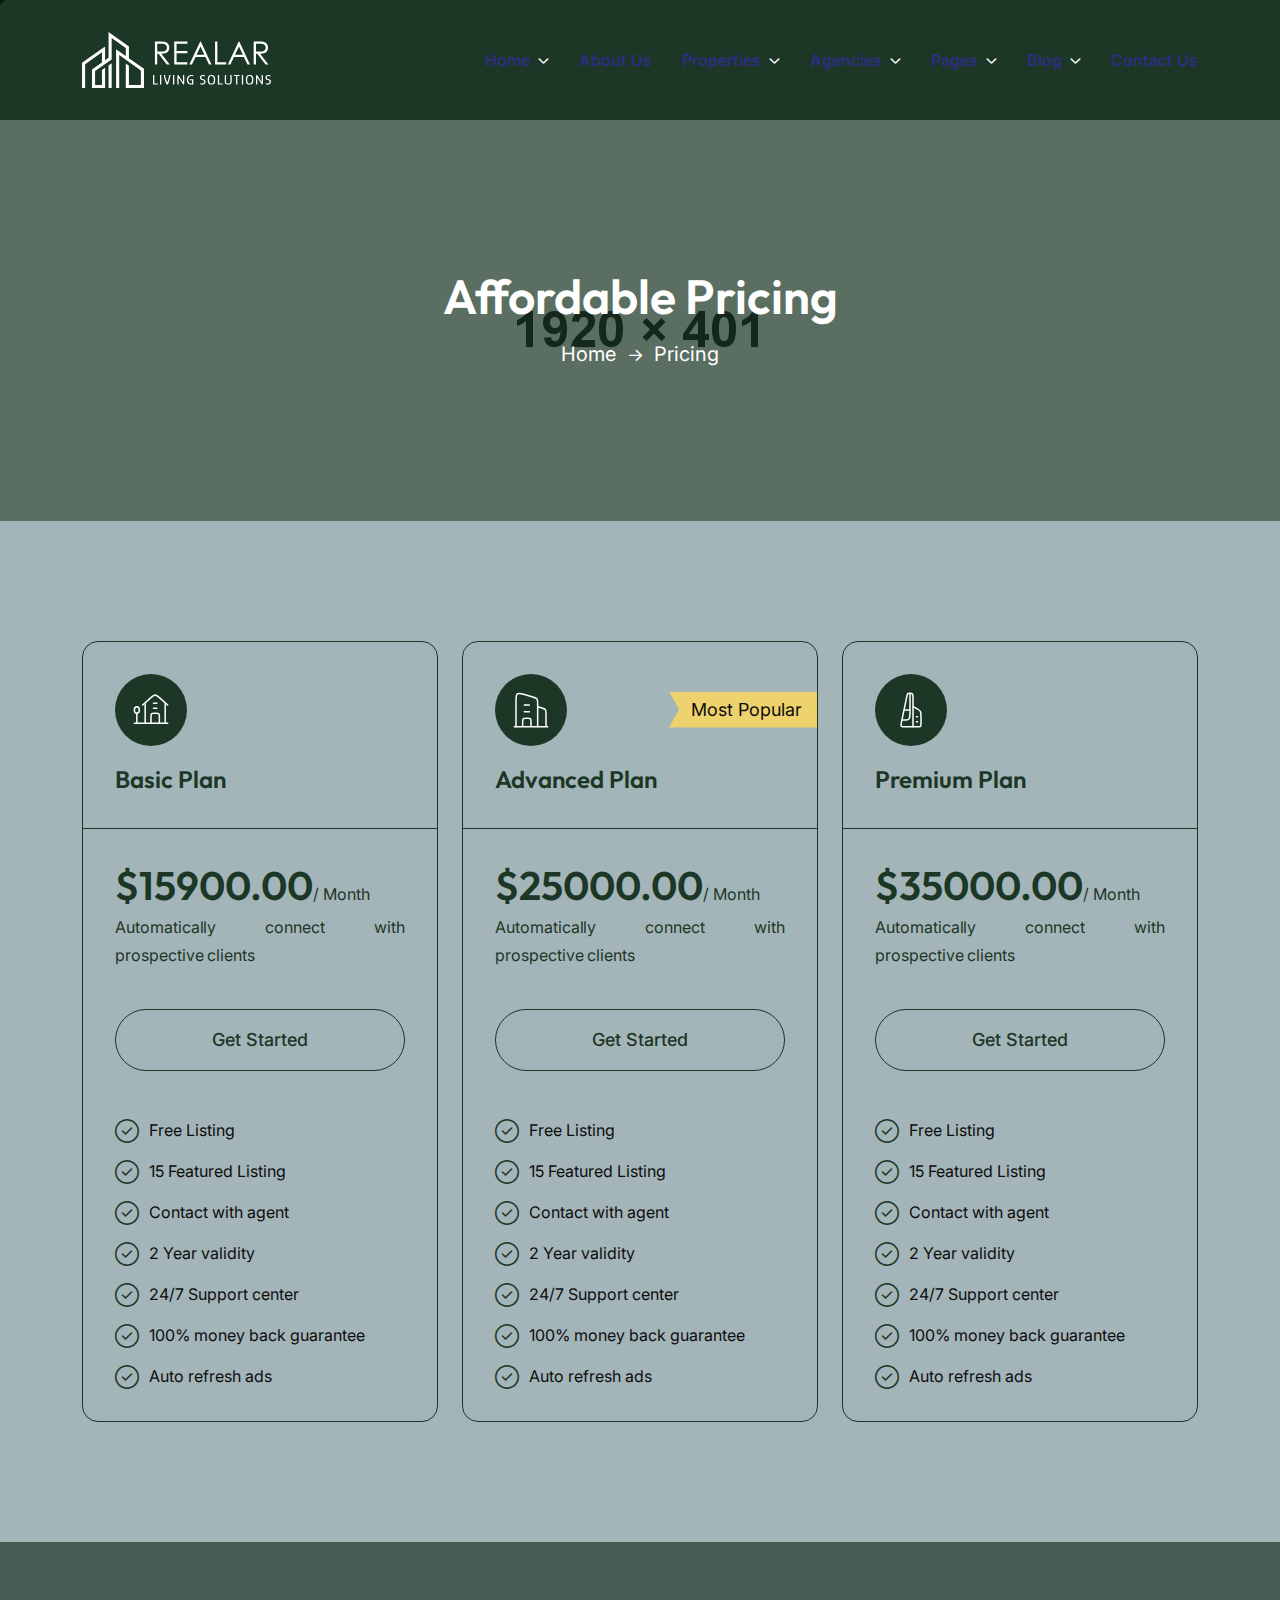
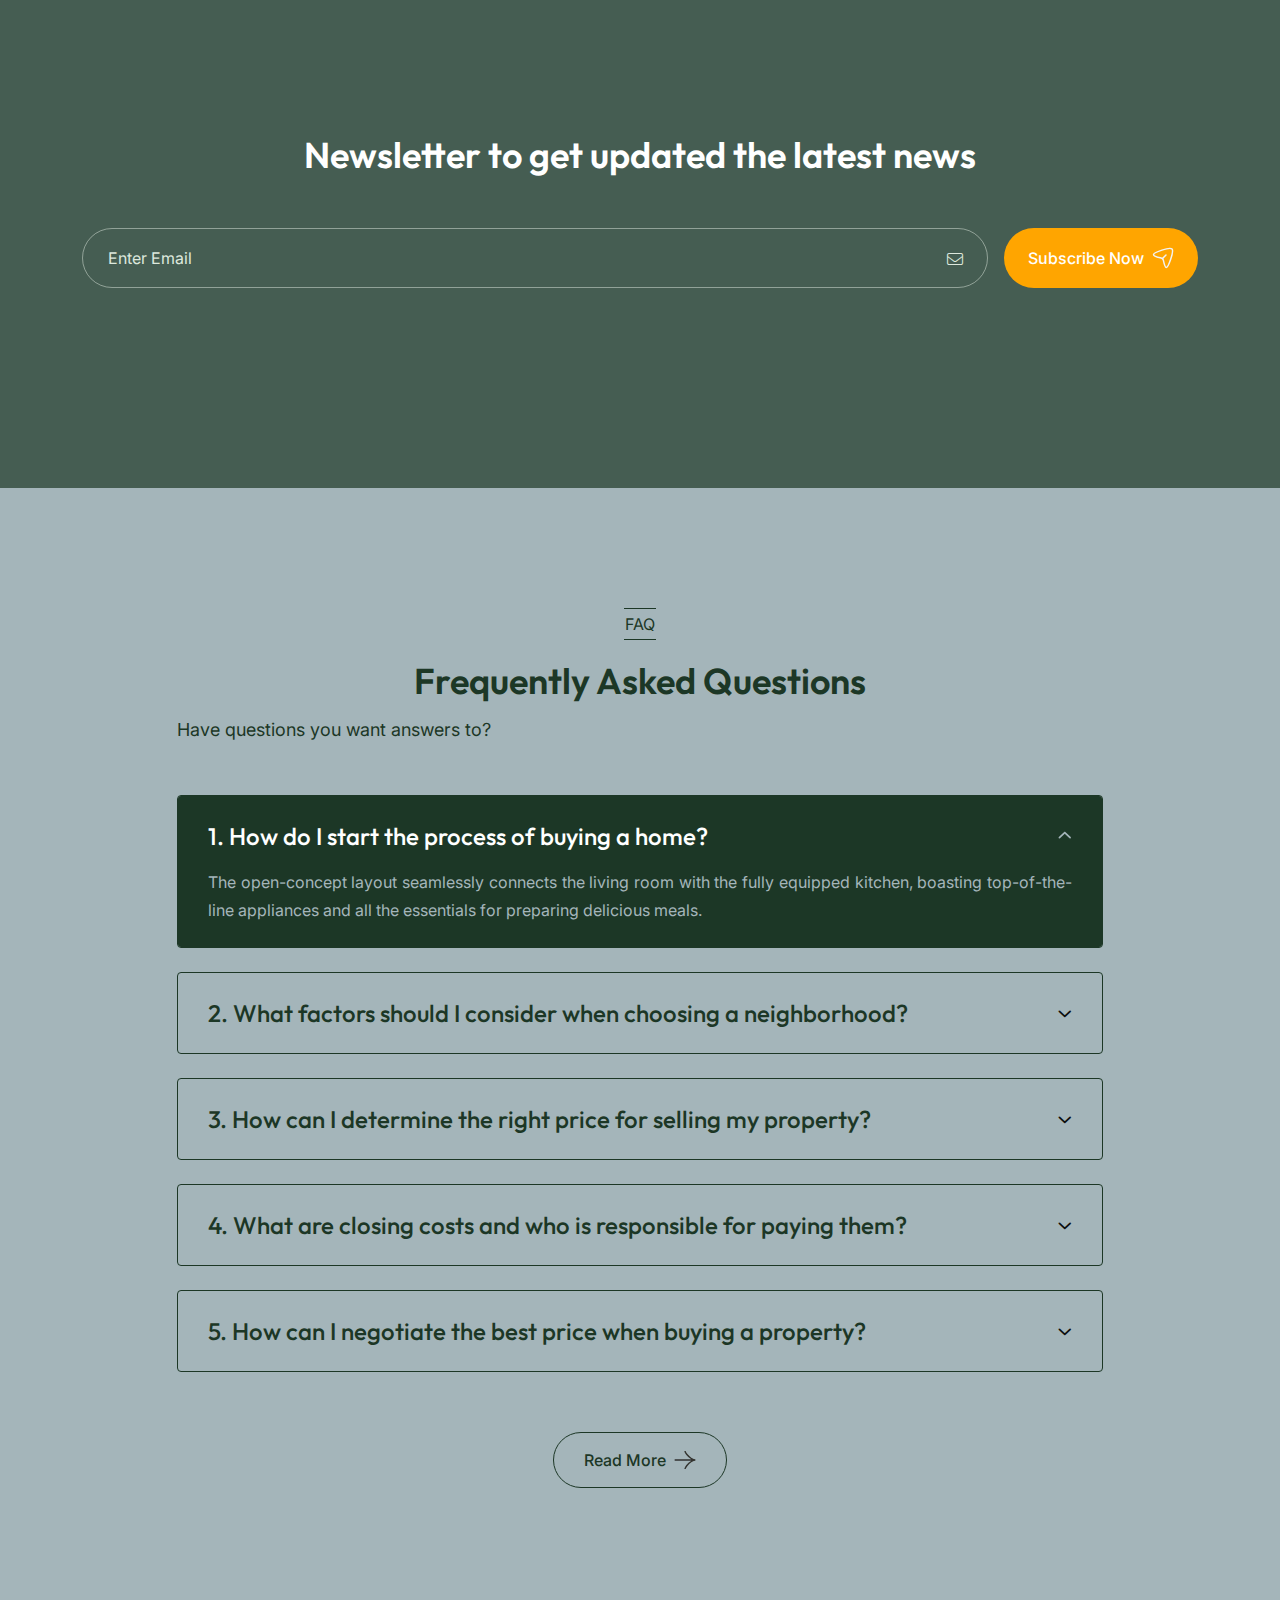
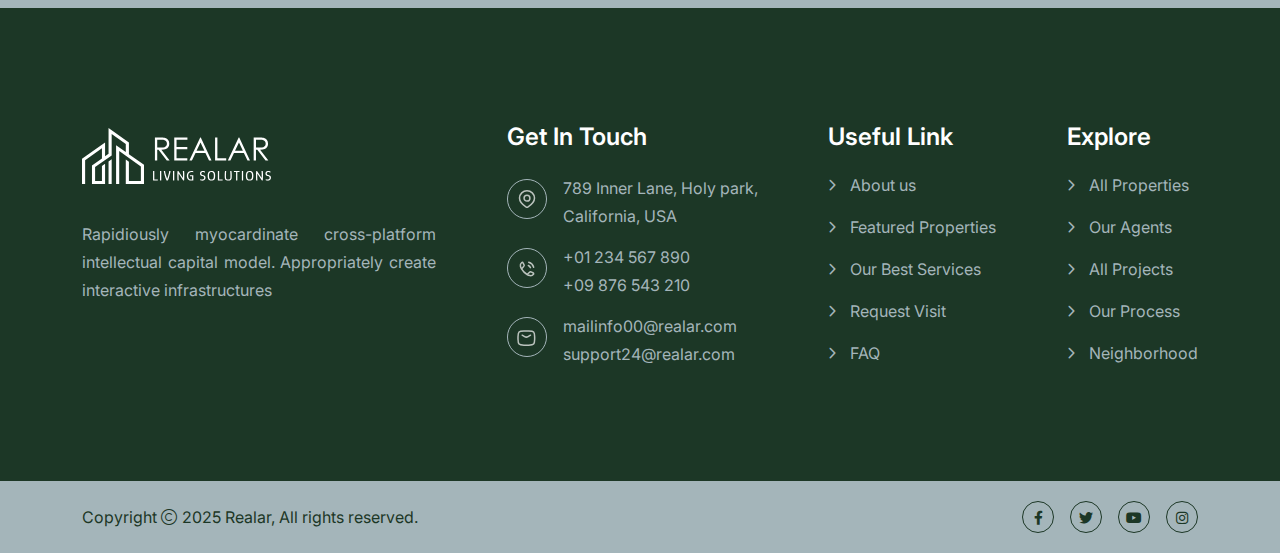
<file: pricing.html>
<!doctype html>
<html class="no-js" lang="zxx" dir="ltr">

<head>
    <meta charset="utf-8">
    <meta http-equiv="x-ua-compatible" content="ie=edge">
    <title>Realar - Real Estate Apartment Complex HTML Template - Pricing</title>
    <meta name="author" content="Realar">
    <meta name="description" content="Realar - Real Estate Apartment Complex HTML Template">
    <meta name="keywords" content="Realar - Real Estate Apartment Complex HTML Template">
    <meta name="robots" content="INDEX,FOLLOW">

    <!-- Mobile Specific Metas -->
    <meta name="viewport" content="width=device-width, initial-scale=1, shrink-to-fit=no">

    <!-- Favicons - Place favicon.ico in the root directory -->
    <link rel="apple-touch-icon" sizes="57x57" href="assets/img/favicons/apple-icon-57x57.png">
    <link rel="apple-touch-icon" sizes="60x60" href="assets/img/favicons/apple-icon-60x60.png">
    <link rel="apple-touch-icon" sizes="72x72" href="assets/img/favicons/apple-icon-72x72.png">
    <link rel="apple-touch-icon" sizes="76x76" href="assets/img/favicons/apple-icon-76x76.png">
    <link rel="apple-touch-icon" sizes="114x114" href="assets/img/favicons/apple-icon-114x114.png">
    <link rel="apple-touch-icon" sizes="120x120" href="assets/img/favicons/apple-icon-120x120.png">
    <link rel="apple-touch-icon" sizes="144x144" href="assets/img/favicons/apple-icon-144x144.png">
    <link rel="apple-touch-icon" sizes="152x152" href="assets/img/favicons/apple-icon-152x152.png">
    <link rel="apple-touch-icon" sizes="180x180" href="assets/img/favicons/apple-icon-180x180.png">
    <link rel="icon" type="image/png" sizes="192x192" href="assets/img/favicons/android-icon-192x192.png">
    <link rel="icon" type="image/png" sizes="32x32" href="assets/img/favicons/favicon-32x32.png">
    <link rel="icon" type="image/png" sizes="96x96" href="assets/img/favicons/favicon-96x96.png">
    <link rel="icon" type="image/png" sizes="16x16" href="assets/img/favicons/favicon-16x16.png">
    <link rel="manifest" href="assets/img/favicons/manifest.json">
    <meta name="msapplication-TileColor" content="#ffffff">
    <meta name="msapplication-TileImage" content="assets/img/favicons/ms-icon-144x144.png">
    <meta name="theme-color" content="#ffffff">

    <!--==============================
	  Google Fonts
	============================== -->
    <link rel="preconnect" href="https://fonts.googleapis.com">
    <link rel="preconnect" href="https://fonts.gstatic.com" crossorigin>
    <link href="https://fonts.googleapis.com/css2?family=Inter:wght@100..900&family=Outfit:wght@100..900&display=swap" rel="stylesheet">

    <!--==============================
	    All CSS File
	============================== -->
    <!-- Bootstrap -->
    <link rel="stylesheet" href="assets/css/bootstrap.min.css">
    <!-- Fontawesome Icon -->
    <link rel="stylesheet" href="assets/css/fontawesome.min.css">
    <!-- Magnific Popup -->
    <link rel="stylesheet" href="assets/css/magnific-popup.min.css">
    <!-- Swiper Js -->
    <link rel="stylesheet" href="assets/css/swiper-bundle.min.css">
    <!-- datetimepicker -->
    <link rel="stylesheet" href="assets/css/jquery.datetimepicker.min.css">
    <!-- Theme Custom CSS -->
    <link rel="stylesheet" href="assets/css/style.css">

</head>

<body class="bg-light">

    <!--[if lte IE 9]>
    	<p class="browserupgrade">You are using an <strong>outdated</strong> browser. Please <a href="https://browsehappy.com/">upgrade your browser</a> to improve your experience and security.</p>
  	<![endif]-->


    <!--********************************
   		Code Start From Here 
	******************************** -->
    <div class="cursor-follower"></div>

    <!-- slider drag cursor -->
    <div class="slider-drag-cursor"><i class="fas fa-angle-left me-2"></i> DRAG <i class="fas fa-angle-right ms-2"></i></div>

    <!--==============================
     Preloader
  ==============================-->
    <div id="preloader" class="preloader ">
        <button class="th-btn style2 preloaderCls">Cancel Preloader </button>
        <div id="loader" class="th-preloader">
            <div class="animation-preloader">
                <div class="txt-loading">
                    <span preloader-text="R" class="characters">R</span>

                    <span preloader-text="E" class="characters">E</span>

                    <span preloader-text="A" class="characters">A</span>

                    <span preloader-text="L" class="characters">L</span>

                    <span preloader-text="A" class="characters">A</span>

                    <span preloader-text="R" class="characters">R</span>
                </div>
            </div>
        </div>
    </div> <!--==============================
    Mobile Menu
  ============================== -->
    <div class="th-menu-wrapper onepage-nav">
        <div class="th-menu-area text-center">
            <button class="th-menu-toggle"><i class="fal fa-times"></i></button>
            <div class="mobile-logo">
                <a href="index.html">
                    <img src="assets/img/logo-white.svg" alt="Realar">
                </a>
            </div>
            <div class="th-mobile-menu">
                <ul>
                    <li class="menu-item-has-children">
                        <a href="index.html">
                            Home
                        </a>
                        <ul class="sub-menu">
                            <li class="menu-item-has-children">
                                <a href="#">Multipage</a>
                                <ul class="sub-menu">
                                    <li><a href="index.html">Luxury Duplex</a></li>
                                    <li><a href="home-2.html">Real Estate Agency</a></li>
                                    <li><a href="home-3.html">Commercial Real Estate</a></li>
                                    <li><a href="home-4.html">Luxury Apartment</a></li>
                                    <li><a href="home-5.html">Residencial Real Estate</a></li>
                                    <li><a href="home-6.html">Urban Real Estate</a></li>
                                    <li><a href="home-7.html">Industrial Demo</a></li>
                                    <li><a href="home-8.html">Commercial Apartment</a></li>
                                    <li><a href="home-9.html">Vacation Rental</a></li>
                                    <li><a href="home-10.html">Residencial Apartment</a></li>
                                    <li><a href="home-11.html">Architectural Demo</a></li>
                                </ul>
                            </li>
                            <li class="menu-item-has-children">
                                <a href="#">Onepage</a>
                                <ul class="sub-menu">
                                    <li><a href="home-1-op.html">Luxury Duplex</a></li>
                                    <li><a href="home-2-op.html">Real Estate Agency</a></li>
                                    <li><a href="home-3-op.html">Commercial Real Estate</a></li>
                                    <li><a href="home-4-op.html">Luxury Apartment</a></li>
                                    <li><a href="home-5-op.html">Residencial Real Estate</a></li>
                                    <li><a href="home-6-op.html">Urban Real Estate</a></li>
                                    <li><a href="home-7-op.html">Industrial Demo</a></li>
                                    <li><a href="home-8-op.html">Commercial Apartment</a></li>
                                    <li><a href="home-9-op.html">Vacation Rental</a></li>
                                    <li><a href="home-10-op.html">Residencial Apartment</a></li>
                                    <li><a href="home-11-op.html">Architectural Demo</a></li>
                                </ul>
                            </li>
                            <li class="menu-item-has-children">
                                <a href="#">RTL</a>
                                <ul class="sub-menu">
                                    <li><a href="home-1-rtl.html">Luxury Duplex</a></li>
                                    <li><a href="home-2-rtl.html">Real Estate Agency</a></li>
                                    <li><a href="home-3-rtl.html">Commercial Real Estate</a></li>
                                    <li><a href="home-4-rtl.html">Luxury Apartment</a></li>
                                    <li><a href="home-5-rtl.html">Residencial Real Estate</a></li>
                                    <li><a href="home-6-rtl.html">Urban Real Estate</a></li>
                                    <li><a href="home-7-rtl.html">Industrial Demo</a></li>
                                    <li><a href="home-8-rtl.html">Commercial Apartment</a></li>
                                    <li><a href="home-9-rtl.html">Vacation Rental</a></li>
                                    <li><a href="home-10-rtl.html">Residencial Apartment</a></li>
                                    <li><a href="home-11-rtl.html">Architectural Demo</a></li>
                                </ul>
                            </li>
                        </ul>
                    </li>
                    <li><a href="about.html">
                            About Us
                        </a></li>
                    <li class="menu-item-has-children">
                        <a href="property.html">
                            Properties
                        </a>
                        <ul class="sub-menu">
                            <li><a href="property.html">
                                    Properties
                                </a></li>
                            <li><a href="property-details.html">
                                    Property Details
                                </a></li>
                        </ul>
                    </li>
                    <li class="menu-item-has-children">
                        <a href="agency.html">
                            Agencies
                        </a>
                        <ul class="sub-menu">
                            <li><a href="agency.html">
                                    Agencies
                                </a></li>
                            <li><a href="agency-details.html">
                                    Agencies Details
                                </a></li>
                        </ul>
                    </li>
                    <li class="menu-item-has-children">
                        <a href="#">
                            Pages
                        </a>
                        <ul class="sub-menu">
                            <li><a href="team.html">
                                    Agent Page
                                </a></li>
                            <li><a href="team-details.html">
                                    Agent Details
                                </a></li>
                            <li><a href="pricing.html">
                                    Pricing Page
                                </a></li>
                            <li class="menu-item-has-children"><a href="shop.html">
                                    Shop Page
                                </a>
                                <ul class="sub-menu">
                                    <li><a href="shop.html">
                                            Shop Page
                                        </a></li>
                                    <li><a href="shop-details.html">
                                            Shop Details
                                        </a></li>
                                    <li><a href="cart.html">
                                            Cart Page
                                        </a></li>
                                    <li><a href="checkout.html">
                                            Checkout Page
                                        </a></li>
                                    <li><a href="wishlist.html">
                                            Wistlist Page
                                        </a></li>
                                </ul>
                            </li>
                            <li><a href="error.html">
                                    Error Page
                                </a></li>
                        </ul>
                    </li>
                    <li class="menu-item-has-children">
                        <a href="blog.html">
                            Blog
                        </a>
                        <ul class="sub-menu">
                            <li><a href="blog.html">
                                    Blog Page
                                </a></li>
                            <li><a href="blog-details.html">
                                    Blog Details
                                </a></li>
                        </ul>
                    </li>
                    <li><a href="contact.html">
                            Contact Us
                        </a></li>
                </ul>
            </div>
        </div>
    </div><!--==============================
    Sidemenu
============================== -->
    <div class="sidemenu-wrapper sidemenu-info d-none d-lg-block ">
        <div class="sidemenu-content">
            <button class="closeButton sideMenuCls"><i class="far fa-times"></i></button>
            <div class="widget  ">
                <div class="th-widget-about">
                    <div class="about-logo">
                        <a href="index.html"><img src="assets/img/logo.svg" alt="Realar"></a>
                    </div>
                    <p class="about-text"> Rapidiously myocardinate cross-platform intellectual capital model. Appropriately create interactive infrastructures</p>
                </div>
            </div>
            <div class="widget  ">
                <h3 class="widget_title">Get In Touch</h3>
                <div class="th-widget-contact">
                    <div class="info-box_text">
                        <div class="icon"><img src="assets/img/icon/location-dot.svg" alt="img"></div>
                        <div class="details">
                            <p>789 Inner Lane, Holy park,</p>
                            <p>California, USA</p>
                        </div>
                    </div>
                    <div class="info-box_text">
                        <div class="icon">
                            <img src="assets/img/icon/phone.svg" alt="img">
                        </div>
                        <div class="details">
                            <p><a href="tel:+0123456789" class="info-box_link">+01 234 567 890</a></p>
                            <p><a href="tel:+09876543210" class="info-box_link">+09 876 543 210</a></p>
                        </div>
                    </div>
                    <div class="info-box_text">
                        <div class="icon">
                            <img src="assets/img/icon/envelope.svg" alt="img">
                        </div>
                        <div class="details">
                            <p><a href="mailto:mailinfo00@realar.com" class="info-box_link">mailinfo00@realar.com</a></p>
                            <p><a href="mailto:support24@realar.com" class="info-box_link">support24@realar.com</a></p>
                        </div>
                    </div>
                </div>
            </div>
            <div class="widget newsletter-widget  ">
                <h3 class="widget_title">Subscribe Now</h3>
                <form class="newsletter-form">
                    <div class="form-group">
                        <input class="form-control" type="email" placeholder="Email Address" required="">
                        <button type="submit" class="th-btn"><i class="far fa-paper-plane text-theme"></i></button>
                    </div>
                </form>
                <div class="th-social style2">
                    <a href="https://www.facebook.com/"><i class="fab fa-facebook-f"></i></a>
                    <a href="https://www.twitter.com/"><i class="fab fa-twitter"></i></a>
                    <a href="https://www.linkedin.com/"><i class="fab fa-linkedin-in"></i></a>
                    <a href="https://www.behance.com/"><i class="fab fa-behance"></i></a>
                    <a href="https://www.vimeo.com/"><i class="fab fa-vimeo-v"></i></a>
                </div>
            </div>
        </div>
    </div><!--==============================
	Header Area
==============================-->
    <header class="th-header header-default">
        <div class="sticky-wrapper">
            <!-- Main Menu Area -->
            <div class="menu-area">
                <div class="container">
                    <div class="row align-items-center justify-content-between">
                        <div class="col-auto">
                            <div class="header-logo">
                                <a href="index.html">
                                    <img src="assets/img/logo-white2.svg" alt="Realar">
                                </a>
                            </div>
                        </div>
                        <div class="col-auto">
                            <nav class="main-menu d-none d-lg-inline-block">
                                <ul>
                                    <li class="menu-item-has-children">
                                        <a href="index.html">
                                            Home
                                        </a>
                                        <ul class="mega-menu mega-menu-content">
                                            <li>
                                                <div class="container">
                                                    <div class="row gy-4">
                                                        <div class="col-lg-3">
                                                            <div class="mega-menu-box">
                                                                <div class="mega-menu-img">
                                                                    <img src="assets/img/pages/index.jpg" alt="Home One">
                                                                    <div class="btn-wrap">
                                                                        <a href="index.html" class="th-btn style-border">Multipage</a>
                                                                        <a href="home-1-op.html" class="th-btn style-border">Onepage</a>
                                                                        <a href="home-1-rtl.html" class="th-btn style-border">RTL Demo</a>
                                                                    </div>
                                                                </div>
                                                                <h3 class="mega-menu-title"><a href="index.html">Luxury Duplex</a></h3>
                                                            </div>
                                                        </div>
                                                        <div class="col-lg-3">
                                                            <div class="mega-menu-box">
                                                                <div class="mega-menu-img">
                                                                    <img src="assets/img/pages/home-2.jpg" alt="Home Two">
                                                                    <div class="btn-wrap">
                                                                        <a href="home-2.html" class="th-btn style-border">Multipage</a>
                                                                        <a href="home-2-op.html" class="th-btn style-border">Onepage</a>
                                                                        <a href="home-2-rtl.html" class="th-btn style-border">RTL Demo</a>
                                                                    </div>
                                                                </div>
                                                                <h3 class="mega-menu-title"><a href="home-2.html">Real Estate Agency</a></h3>
                                                            </div>
                                                        </div>
                                                        <div class="col-lg-3">
                                                            <div class="mega-menu-box">
                                                                <div class="mega-menu-img">
                                                                    <img src="assets/img/pages/home-3.jpg" alt="Home Three">
                                                                    <div class="btn-wrap">
                                                                        <a href="home-3.html" class="th-btn style-border">Multipage</a>
                                                                        <a href="home-3-op.html" class="th-btn style-border">Onepage</a>
                                                                        <a href="home-3-rtl.html" class="th-btn style-border">RTL Demo</a>
                                                                    </div>
                                                                </div>
                                                                <h3 class="mega-menu-title"><a href="home-3.html">Commercial Real Estate</a></h3>
                                                            </div>
                                                        </div>
                                                        <div class="col-lg-3">
                                                            <div class="mega-menu-box">
                                                                <div class="mega-menu-img">
                                                                    <img src="assets/img/pages/home-4.jpg" alt="Home Four">
                                                                    <div class="btn-wrap">
                                                                        <a href="home-4.html" class="th-btn style-border">Multipage</a>
                                                                        <a href="home-4-op.html" class="th-btn style-border">Onepage</a>
                                                                        <a href="home-4-rtl.html" class="th-btn style-border">RTL Demo</a>
                                                                    </div>
                                                                </div>
                                                                <h3 class="mega-menu-title"><a href="home-4.html">Luxury Apartment</a></h3>
                                                            </div>
                                                        </div>
                                                        <div class="col-lg-3">
                                                            <div class="mega-menu-box">
                                                                <div class="mega-menu-img">
                                                                    <img src="assets/img/pages/home-5.jpg" alt="Home Five">
                                                                    <div class="btn-wrap">
                                                                        <a href="home-5.html" class="th-btn style-border">Multipage</a>
                                                                        <a href="home-5-op.html" class="th-btn style-border">Onepage</a>
                                                                        <a href="home-5-rtl.html" class="th-btn style-border">RTL Demo</a>
                                                                    </div>
                                                                </div>
                                                                <h3 class="mega-menu-title"><a href="home-5.html">Residencial Real Estate</a></h3>
                                                            </div>
                                                        </div>
                                                        <div class="col-lg-3">
                                                            <div class="mega-menu-box">
                                                                <div class="mega-menu-img">
                                                                    <img src="assets/img/pages/home-6.jpg" alt="Home Six">
                                                                    <div class="btn-wrap">
                                                                        <a href="home-6.html" class="th-btn style-border">Multipage</a>
                                                                        <a href="home-6-op.html" class="th-btn style-border">Onepage</a>
                                                                        <a href="home-6-rtl.html" class="th-btn style-border">RTL Demo</a>
                                                                    </div>
                                                                </div>
                                                                <h3 class="mega-menu-title"><a href="home-6.html">Urban Real Estate</a></h3>
                                                            </div>
                                                        </div>
                                                        <div class="col-lg-3">
                                                            <div class="mega-menu-box">
                                                                <div class="mega-menu-img">
                                                                    <img src="assets/img/pages/home-7.jpg" alt="Home Seven">
                                                                    <div class="btn-wrap">
                                                                        <a href="home-7.html" class="th-btn style-border">Multipage</a>
                                                                        <a href="home-7-op.html" class="th-btn style-border">Onepage</a>
                                                                        <a href="home-7-rtl.html" class="th-btn style-border">RTL Demo</a>
                                                                    </div>
                                                                </div>
                                                                <h3 class="mega-menu-title"><a href="home-7.html">Industrial Demo</a></h3>
                                                            </div>
                                                        </div>
                                                        <div class="col-lg-3">
                                                            <div class="mega-menu-box">
                                                                <div class="mega-menu-img">
                                                                    <img src="assets/img/pages/home-8.jpg" alt="Home Eight">
                                                                    <div class="btn-wrap">
                                                                        <a href="home-8.html" class="th-btn style-border">Multipage</a>
                                                                        <a href="home-8-op.html" class="th-btn style-border">Onepage</a>
                                                                        <a href="home-8-rtl.html" class="th-btn style-border">RTL Demo</a>
                                                                    </div>
                                                                </div>
                                                                <h3 class="mega-menu-title"><a href="home-8.html">Commercial Apartment</a></h3>
                                                            </div>
                                                        </div>
                                                        <div class="col-lg-3">
                                                            <div class="mega-menu-box">
                                                                <div class="mega-menu-img">
                                                                    <img src="assets/img/pages/home-9.jpg" alt="Home Nine">
                                                                    <div class="btn-wrap">
                                                                        <a href="home-9.html" class="th-btn style-border">Multipage</a>
                                                                        <a href="home-9-op.html" class="th-btn style-border">Onepage</a>
                                                                        <a href="home-9-rtl.html" class="th-btn style-border">RTL Demo</a>
                                                                    </div>
                                                                </div>
                                                                <h3 class="mega-menu-title"><a href="home-9.html">Vacation Rental</a></h3>
                                                            </div>
                                                        </div>
                                                        <div class="col-lg-3">
                                                            <div class="mega-menu-box">
                                                                <div class="mega-menu-img">
                                                                    <img src="assets/img/pages/home-10.jpg" alt="Home Ten">
                                                                    <div class="btn-wrap">
                                                                        <a href="home-10.html" class="th-btn style-border">Multipage</a>
                                                                        <a href="home-10-op.html" class="th-btn style-border">Onepage</a>
                                                                        <a href="home-10-rtl.html" class="th-btn style-border">RTL Demo</a>
                                                                    </div>
                                                                </div>
                                                                <h3 class="mega-menu-title"><a href="home-10.html">Residencial Apartment</a></h3>
                                                            </div>
                                                        </div>
                                                        <div class="col-lg-3">
                                                            <div class="mega-menu-box">
                                                                <div class="mega-menu-img">
                                                                    <img src="assets/img/pages/home-11.jpg" alt="Home Eleven">
                                                                    <div class="btn-wrap">
                                                                        <a href="home-11.html" class="th-btn style-border">Multipage</a>
                                                                        <a href="home-11-op.html" class="th-btn style-border">Onepage</a>
                                                                        <a href="home-11-rtl.html" class="th-btn style-border">RTL Demo</a>
                                                                    </div>
                                                                </div>
                                                                <h3 class="mega-menu-title"><a href="home-11.html">Architectural Demo</a></h3>
                                                            </div>
                                                        </div>
                                                    </div>
                                                </div>
                                            </li>
                                        </ul>
                                    </li>
                                    <li><a href="about.html">
                                            About Us
                                        </a></li>
                                    <li class="menu-item-has-children">
                                        <a href="property.html">
                                            Properties
                                        </a>
                                        <ul class="sub-menu">
                                            <li><a href="property.html">
                                                    Properties
                                                </a></li>
                                            <li><a href="property-details.html">
                                                    Property Details
                                                </a></li>
                                        </ul>
                                    </li>
                                    <li class="menu-item-has-children">
                                        <a href="agency.html">
                                            Agencies
                                        </a>
                                        <ul class="sub-menu">
                                            <li><a href="agency.html">
                                                    Agencies
                                                </a></li>
                                            <li><a href="agency-details.html">
                                                    Agencies Details
                                                </a></li>
                                        </ul>
                                    </li>
                                    <li class="menu-item-has-children">
                                        <a href="#">
                                            Pages
                                        </a>
                                        <ul class="sub-menu">
                                            <li><a href="team.html">
                                                    Agent Page
                                                </a></li>
                                            <li><a href="team-details.html">
                                                    Agent Details
                                                </a></li>
                                            <li><a href="pricing.html">
                                                    Pricing Page
                                                </a></li>
                                            <li class="menu-item-has-children"><a href="shop.html">
                                                    Shop Page
                                                </a>
                                                <ul class="sub-menu">
                                                    <li><a href="shop.html">
                                                            Shop Page
                                                        </a></li>
                                                    <li><a href="shop-details.html">
                                                            Shop Details
                                                        </a></li>
                                                    <li><a href="cart.html">
                                                            Cart Page
                                                        </a></li>
                                                    <li><a href="checkout.html">
                                                            Checkout Page
                                                        </a></li>
                                                    <li><a href="wishlist.html">
                                                            Wistlist Page
                                                        </a></li>
                                                </ul>
                                            </li>
                                            <li><a href="error.html">
                                                    Error Page
                                                </a></li>
                                        </ul>
                                    </li>
                                    <li class="menu-item-has-children">
                                        <a href="blog.html">
                                            Blog
                                        </a>
                                        <ul class="sub-menu">
                                            <li><a href="blog.html">
                                                    Blog Page
                                                </a></li>
                                            <li><a href="blog-details.html">
                                                    Blog Details
                                                </a></li>
                                        </ul>
                                    </li>
                                    <li><a href="contact.html">
                                            Contact Us
                                        </a></li>
                                </ul>
                            </nav>
                            <div class="header-button d-flex d-lg-none">
                                <button type="button" class="th-menu-toggle sidebar-btn">
                                    <span class="line"></span>
                                    <span class="line"></span>
                                    <span class="line"></span>
                                </button>
                            </div>
                        </div>
                        <div class="col-auto d-none d-xxl-block">
                            <div class="header-button">
                                <a href="contact.html" class="th-btn style-border th-btn-icon">Request A Visit</a>
                                <button type="button" class="simple-icon sideMenuInfo sidebar-btn style2">
                                    <span class="line"></span>
                                    <span class="line"></span>
                                    <span class="line"></span>
                                </button>
                            </div>
                        </div>
                    </div>
                </div>
            </div>
        </div>
    </header>


    <!--==============================
    Breadcumb
============================== -->
    <div class="breadcumb-wrapper " data-bg-src="assets/img/bg/breadcumb-bg.jpg">
        <div class="container">
            <div class="row justify-content-center">
                <div class="col-xl-9">
                    <div class="breadcumb-content">
                        <h1 class="breadcumb-title">Affordable Pricing</h1>
                        <ul class="breadcumb-menu">
                            <li><a href="index.html">Home</a></li>
                            <li>Pricing</li>
                        </ul>
                    </div>
                </div>
            </div>
        </div>
    </div><!--==============================
Price Area  
==============================-->
    <section class="space">
        <div class="container">
            <div class="row gy-4 justify-content-center">

                <div class="col-lg-4 col-md-6">
                    <div class="price-card ">
                        <div class="offer-tag">Most Popular</div>
                        <div class="price-card-icon">
                            <img src="assets/img/icon/pricing-icon1-1.svg" alt="img">
                        </div>
                        <h3 class="price-card-title">Basic Plan</h3>
                        <h4 class="price-card_price">$15900.00<span class="duration">/ Month</span></h4>
                        <p class="price-card_text">Automatically connect with prospective clients</p>
                        <div class="price-card_content">
                            <a href="#" class="th-btn style-border2 w-100">Get Started</a>
                            <div class="checklist">
                                <ul>
                                    <li><i class="fal fa-circle-check"></i> Free Listing</li>
                                    <li><i class="fal fa-circle-check"></i> 15 Featured Listing</li>
                                    <li><i class="fal fa-circle-check"></i> Contact with agent</li>
                                    <li><i class="fal fa-circle-check"></i> 2 Year validity</li>
                                    <li><i class="fal fa-circle-check"></i> 24/7 Support center</li>
                                    <li><i class="fal fa-circle-check"></i> 100% money back guarantee</li>
                                    <li><i class="fal fa-circle-check"></i> Auto refresh ads</li>
                                </ul>
                            </div>
                        </div>
                    </div>
                </div>

                <div class="col-lg-4 col-md-6">
                    <div class="price-card active">
                        <div class="offer-tag">Most Popular</div>
                        <div class="price-card-icon">
                            <img src="assets/img/icon/pricing-icon1-2.svg" alt="img">
                        </div>
                        <h3 class="price-card-title">Advanced Plan</h3>
                        <h4 class="price-card_price">$25000.00<span class="duration">/ Month</span></h4>
                        <p class="price-card_text">Automatically connect with prospective clients</p>
                        <div class="price-card_content">
                            <a href="#" class="th-btn style-border2 w-100">Get Started</a>
                            <div class="checklist">
                                <ul>
                                    <li><i class="fal fa-circle-check"></i> Free Listing</li>
                                    <li><i class="fal fa-circle-check"></i> 15 Featured Listing</li>
                                    <li><i class="fal fa-circle-check"></i> Contact with agent</li>
                                    <li><i class="fal fa-circle-check"></i> 2 Year validity</li>
                                    <li><i class="fal fa-circle-check"></i> 24/7 Support center</li>
                                    <li><i class="fal fa-circle-check"></i> 100% money back guarantee</li>
                                    <li><i class="fal fa-circle-check"></i> Auto refresh ads</li>
                                </ul>
                            </div>
                        </div>
                    </div>
                </div>

                <div class="col-lg-4 col-md-6">
                    <div class="price-card ">
                        <div class="offer-tag">Most Popular</div>
                        <div class="price-card-icon">
                            <img src="assets/img/icon/pricing-icon1-3.svg" alt="img">
                        </div>
                        <h3 class="price-card-title">Premium Plan</h3>
                        <h4 class="price-card_price">$35000.00<span class="duration">/ Month</span></h4>
                        <p class="price-card_text">Automatically connect with prospective clients</p>
                        <div class="price-card_content">
                            <a href="#" class="th-btn style-border2 w-100">Get Started</a>
                            <div class="checklist">
                                <ul>
                                    <li><i class="fal fa-circle-check"></i> Free Listing</li>
                                    <li><i class="fal fa-circle-check"></i> 15 Featured Listing</li>
                                    <li><i class="fal fa-circle-check"></i> Contact with agent</li>
                                    <li><i class="fal fa-circle-check"></i> 2 Year validity</li>
                                    <li><i class="fal fa-circle-check"></i> 24/7 Support center</li>
                                    <li><i class="fal fa-circle-check"></i> 100% money back guarantee</li>
                                    <li><i class="fal fa-circle-check"></i> Auto refresh ads</li>
                                </ul>
                            </div>
                        </div>
                    </div>
                </div>
            </div>
        </div>
    </section><!--==============================
Subscribe Area   
==============================-->
    <div class=" subscribe-area-2 z-index-common" data-bg-src="assets/img/bg/subscribe-bg-2-1.png" data-overlay="theme" data-opacity="7">
        <div class="container">
            <div class="row gx-35 justify-content-center">
                <div class="col-xxl-10">
                    <div class="title-area text-center">
                        <h2 class="sec-title text-white">Newsletter to get updated the latest news</h2>
                    </div>
                    <form action="#" class="subscribe-form style2">
                        <div class="form-group style-border3 style-radius">
                            <input type="text" class="form-control" placeholder="Enter Email">
                            <i class="fal fa-envelope"></i>
                        </div>
                        <button class="th-btn">Subscribe Now <span class="btn-icon"><img src="assets/img/icon/paper-plane.svg" alt="img"></span></button>
                    </form>
                </div>
            </div>
        </div>
    </div>
    <!--==============================
Faq Area
==============================-->
    <div class="space overflow-hidden">
        <div class="container">
            <div class="row justify-content-center">
                <div class="col-xl-10">
                    <div class="title-area text-center">
                        <span class="sub-title">FAQ</span>
                        <h2 class="sec-title text-theme">Frequently Asked Questions</h2>
                        <p class="sec-text text-theme">Have questions you want answers to?</p>
                    </div>
                    <div class="accordion" id="faqAccordion">


                        <div class="accordion-card">
                            <div class="accordion-header" id="collapse-item-1">
                                <button class="accordion-button " type="button" data-bs-toggle="collapse" data-bs-target="#collapse-1" aria-expanded="true" aria-controls="collapse-1">1. How do I start the process of buying a home?</button>
                            </div>
                            <div id="collapse-1" class="accordion-collapse collapse show" aria-labelledby="collapse-item-1" data-bs-parent="#faqAccordion">
                                <div class="accordion-body">
                                    <p class="faq-text">The open-concept layout seamlessly connects the living room with the fully equipped kitchen, boasting top-of-the-line appliances and all the essentials for preparing delicious meals.</p>
                                </div>
                            </div>
                        </div>


                        <div class="accordion-card">
                            <div class="accordion-header" id="collapse-item-2">
                                <button class="accordion-button collapsed" type="button" data-bs-toggle="collapse" data-bs-target="#collapse-2" aria-expanded="false" aria-controls="collapse-2">2. What factors should I consider when choosing a neighborhood?</button>
                            </div>
                            <div id="collapse-2" class="accordion-collapse collapse " aria-labelledby="collapse-item-2" data-bs-parent="#faqAccordion">
                                <div class="accordion-body">
                                    <p class="faq-text">The open-concept layout seamlessly connects the living room with the fully equipped kitchen, boasting top-of-the-line appliances and all the essentials for preparing delicious meals.</p>
                                </div>
                            </div>
                        </div>


                        <div class="accordion-card">
                            <div class="accordion-header" id="collapse-item-3">
                                <button class="accordion-button collapsed" type="button" data-bs-toggle="collapse" data-bs-target="#collapse-3" aria-expanded="false" aria-controls="collapse-3">3. How can I determine the right price for selling my property?</button>
                            </div>
                            <div id="collapse-3" class="accordion-collapse collapse " aria-labelledby="collapse-item-3" data-bs-parent="#faqAccordion">
                                <div class="accordion-body">
                                    <p class="faq-text">The open-concept layout seamlessly connects the living room with the fully equipped kitchen, boasting top-of-the-line appliances and all the essentials for preparing delicious meals.</p>
                                </div>
                            </div>
                        </div>


                        <div class="accordion-card">
                            <div class="accordion-header" id="collapse-item-4">
                                <button class="accordion-button collapsed" type="button" data-bs-toggle="collapse" data-bs-target="#collapse-4" aria-expanded="false" aria-controls="collapse-4">4. What are closing costs and who is responsible for paying them?</button>
                            </div>
                            <div id="collapse-4" class="accordion-collapse collapse " aria-labelledby="collapse-item-4" data-bs-parent="#faqAccordion">
                                <div class="accordion-body">
                                    <p class="faq-text">The open-concept layout seamlessly connects the living room with the fully equipped kitchen, boasting top-of-the-line appliances and all the essentials for preparing delicious meals.</p>
                                </div>
                            </div>
                        </div>


                        <div class="accordion-card">
                            <div class="accordion-header" id="collapse-item-5">
                                <button class="accordion-button collapsed" type="button" data-bs-toggle="collapse" data-bs-target="#collapse-5" aria-expanded="false" aria-controls="collapse-5">5. How can I negotiate the best price when buying a property?</button>
                            </div>
                            <div id="collapse-5" class="accordion-collapse collapse " aria-labelledby="collapse-item-5" data-bs-parent="#faqAccordion">
                                <div class="accordion-body">
                                    <p class="faq-text">The open-concept layout seamlessly connects the living room with the fully equipped kitchen, boasting top-of-the-line appliances and all the essentials for preparing delicious meals.</p>
                                </div>
                            </div>
                        </div>
                    </div>
                    <div class="btn-wrap justify-content-center mt-60">
                        <a href="about.html" class="th-btn style-border2 th-btn-icon">Read More</a>
                    </div>
                </div>
            </div>
        </div>
    </div>

    <!--==============================
	Footer Area
==============================-->
    <footer class="footer-wrapper footer-default bg-theme">
        <div class="widget-area">
            <div class="container">
                <div class="row justify-content-between">
                    <div class="col-md-6 col-xl-auto">
                        <div class="widget footer-widget">
                            <div class="th-widget-about">
                                <div class="about-logo">
                                    <a href="index.html"><img src="assets/img/logo-white2.svg" alt="Realar"></a>
                                </div>
                                <p class="about-text"> Rapidiously myocardinate cross-platform intellectual capital model. Appropriately create interactive infrastructures</p>
                            </div>
                        </div>
                    </div>
                    <div class="col-md-6 col-xl-auto">
                        <div class="widget footer-widget">
                            <h3 class="widget_title">Get In Touch</h3>
                            <div class="th-widget-contact">
                                <div class="info-box_text">
                                    <div class="icon"><img src="assets/img/icon/location-dot.svg" alt="img"></div>
                                    <div class="details">
                                        <p>789 Inner Lane, Holy park,</p>
                                        <p>California, USA</p>
                                    </div>
                                </div>
                                <div class="info-box_text">
                                    <div class="icon">
                                        <img src="assets/img/icon/phone.svg" alt="img">
                                    </div>
                                    <div class="details">
                                        <p><a href="tel:+0123456789" class="info-box_link">+01 234 567 890</a></p>
                                        <p><a href="tel:+09876543210" class="info-box_link">+09 876 543 210</a></p>
                                    </div>
                                </div>
                                <div class="info-box_text">
                                    <div class="icon">
                                        <img src="assets/img/icon/envelope.svg" alt="img">
                                    </div>
                                    <div class="details">
                                        <p><a href="mailto:mailinfo00@realar.com" class="info-box_link">mailinfo00@realar.com</a></p>
                                        <p><a href="mailto:support24@realar.com" class="info-box_link">support24@realar.com</a></p>
                                    </div>
                                </div>
                            </div>
                        </div>
                    </div>
                    <div class="col-md-6 col-xl-auto">
                        <div class="widget widget_nav_menu footer-widget">
                            <h3 class="widget_title">Useful Link</h3>
                            <div class="menu-all-pages-container">
                                <ul class="menu">
                                    <li><a href="about.html">About us</a></li>
                                    <li><a href="property.html">Featured Properties</a></li>
                                    <li><a href="agency.html">Our Best Services</a></li>
                                    <li><a href="contact.html">Request Visit</a></li>
                                    <li><a href="contact.html">FAQ</a></li>
                                </ul>
                            </div>
                        </div>
                    </div>
                    <div class="col-md-6 col-xl-auto">
                        <div class="widget widget_nav_menu footer-widget">
                            <h3 class="widget_title">Explore</h3>
                            <div class="menu-all-pages-container">
                                <ul class="menu">
                                    <li><a href="property.html">All Properties</a></li>
                                    <li><a href="team.html">Our Agents</a></li>
                                    <li><a href="property.html">All Projects</a></li>
                                    <li><a href="about.html">Our Process</a></li>
                                    <li><a href="contact.html">Neighborhood</a></li>
                                </ul>
                            </div>
                        </div>
                    </div>
                </div>
            </div>
        </div>
        <div class="copyright-wrap bg-light">
            <div class="container">
                <div class="row gy-3 align-items-center">
                    <div class="col-lg-6">
                        <p class="copyright-text">
                            Copyright <i class="fal fa-copyright"></i> 2025 <a href="index.html">Realar</a>, All rights reserved.</p>
                    </div>
                    <div class="col-lg-6">
                        <div class="th-social justify-content-lg-end justify-content-center">
                            <a href="https://www.facebook.com/"><i class="fab fa-facebook-f"></i></a>
                            <a href="https://www.twitter.com/"><i class="fab fa-twitter"></i></a>
                            <a href="https://www.instagram.com/"><i class="fab fa-youtube"></i></a>
                            <a href="https://www.instagram.com/"><i class="fab fa-instagram"></i></a>
                        </div>
                    </div>
                </div>
            </div>
        </div>
    </footer>

    <!--********************************
			Code End  Here 
	******************************** -->

    <!-- Scroll To Top -->
    <div class="scroll-top">
        <svg class="progress-circle svg-content" width="100%" height="100%" viewBox="-1 -1 102 102">
            <path d="M50,1 a49,49 0 0,1 0,98 a49,49 0 0,1 0,-98" style="transition: stroke-dashoffset 10ms linear 0s; stroke-dasharray: 307.919, 307.919; stroke-dashoffset: 307.919;"></path>
        </svg>
    </div>

    <!--==============================
    All Js File
============================== -->
    <!-- Jquery -->
    <script src="assets/js/vendor/jquery-3.7.1.min.js"></script>

    <!-- Swiper Js -->
    <script src="assets/js/swiper-bundle.min.js"></script>
    <!-- Bootstrap -->
    <script src="assets/js/bootstrap.min.js"></script>
    <!-- Magnific Popup -->
    <script src="assets/js/jquery.magnific-popup.min.js"></script>
    <!-- Counter Up -->
    <script src="assets/js/jquery.counterup.min.js"></script>
    <!-- Range Slider -->
    <script src="assets/js/jquery-ui.min.js"></script>
    <!-- Isotope Filter -->
    <script src="assets/js/imagesloaded.pkgd.min.js"></script>
    <script src="assets/js/isotope.pkgd.min.js"></script>
    <!-- Gsap -->
    <script src="assets/js/gsap.min.js"></script>
    <!-- DateTime JS -->
    <script src="assets/js/jquery.datetimepicker.min.js"></script>

    <!-- 360 degree Js -->
    <script src="assets/js/threesixty.min.js"></script>
    <script src="assets/js/panolens.min.js"></script>



    <!-- Main Js File -->
    <script src="assets/js/main.js"></script>
</body>

</html>
</file>
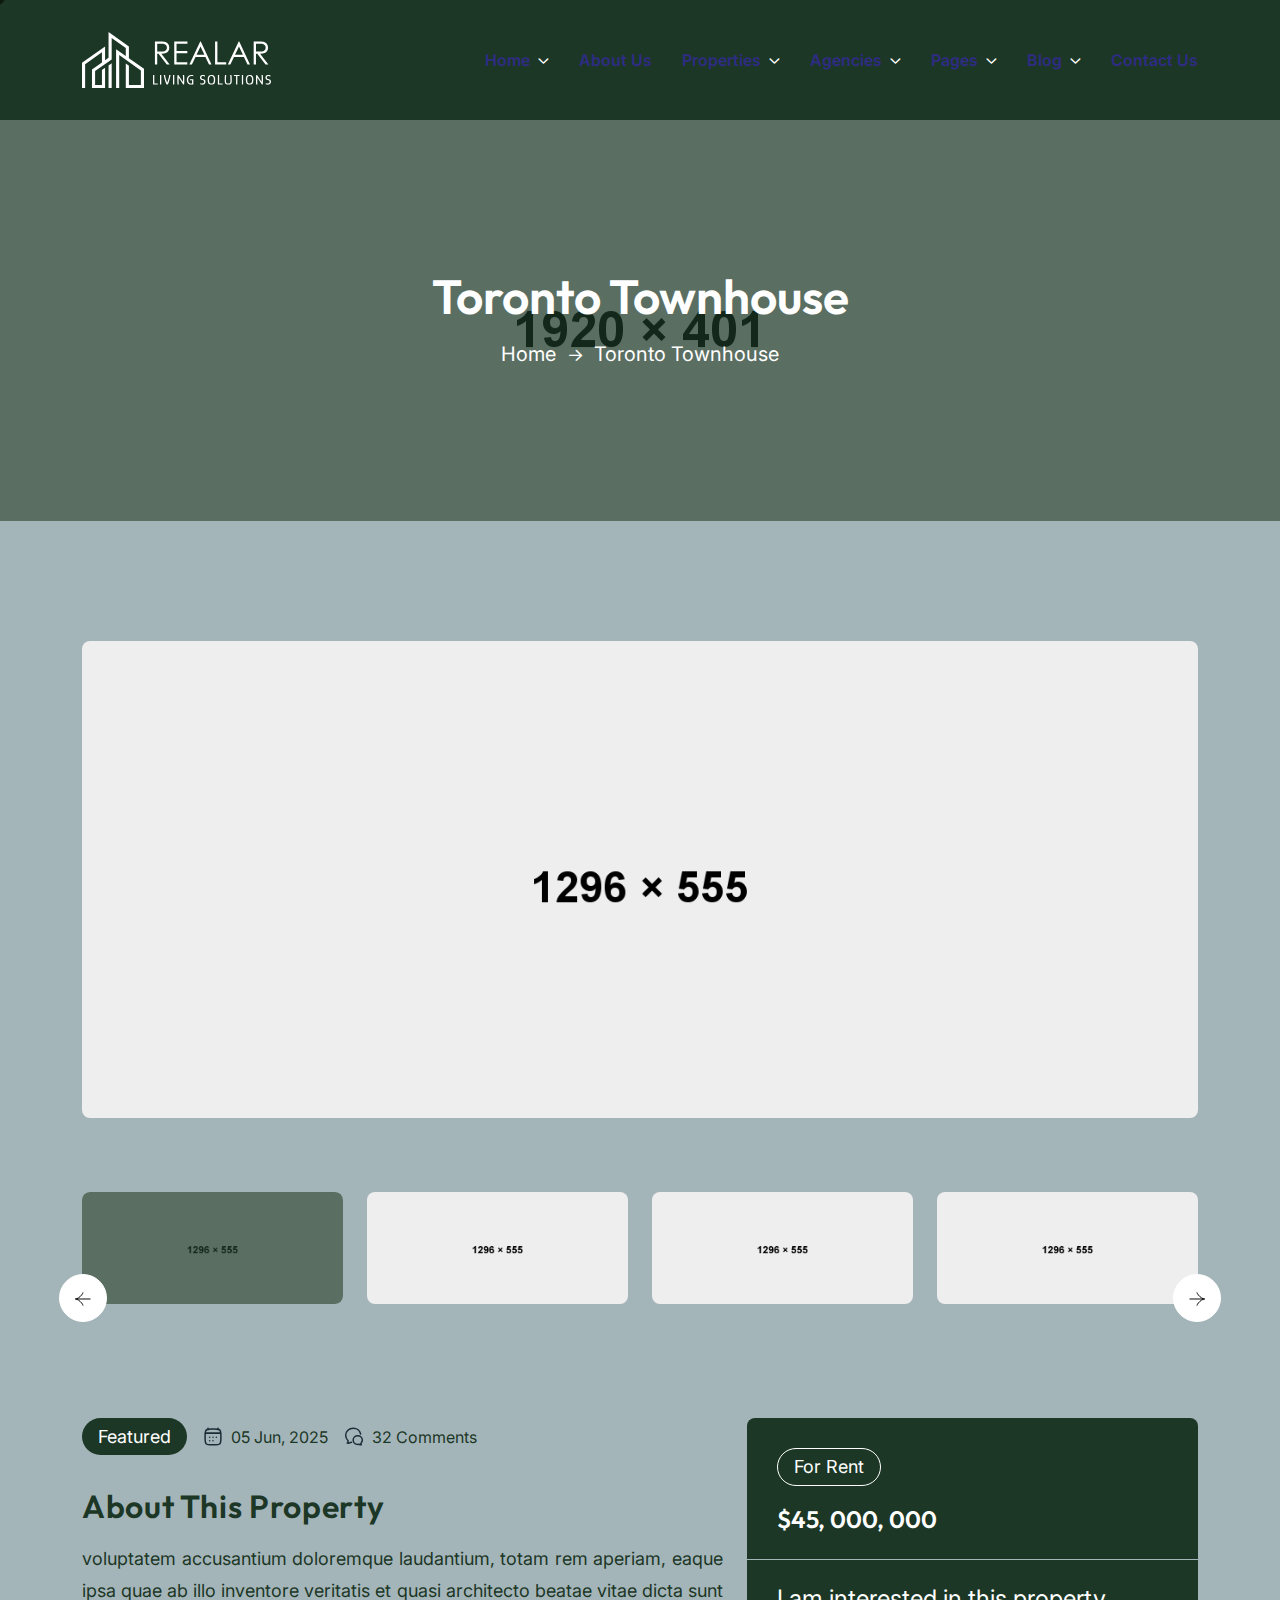
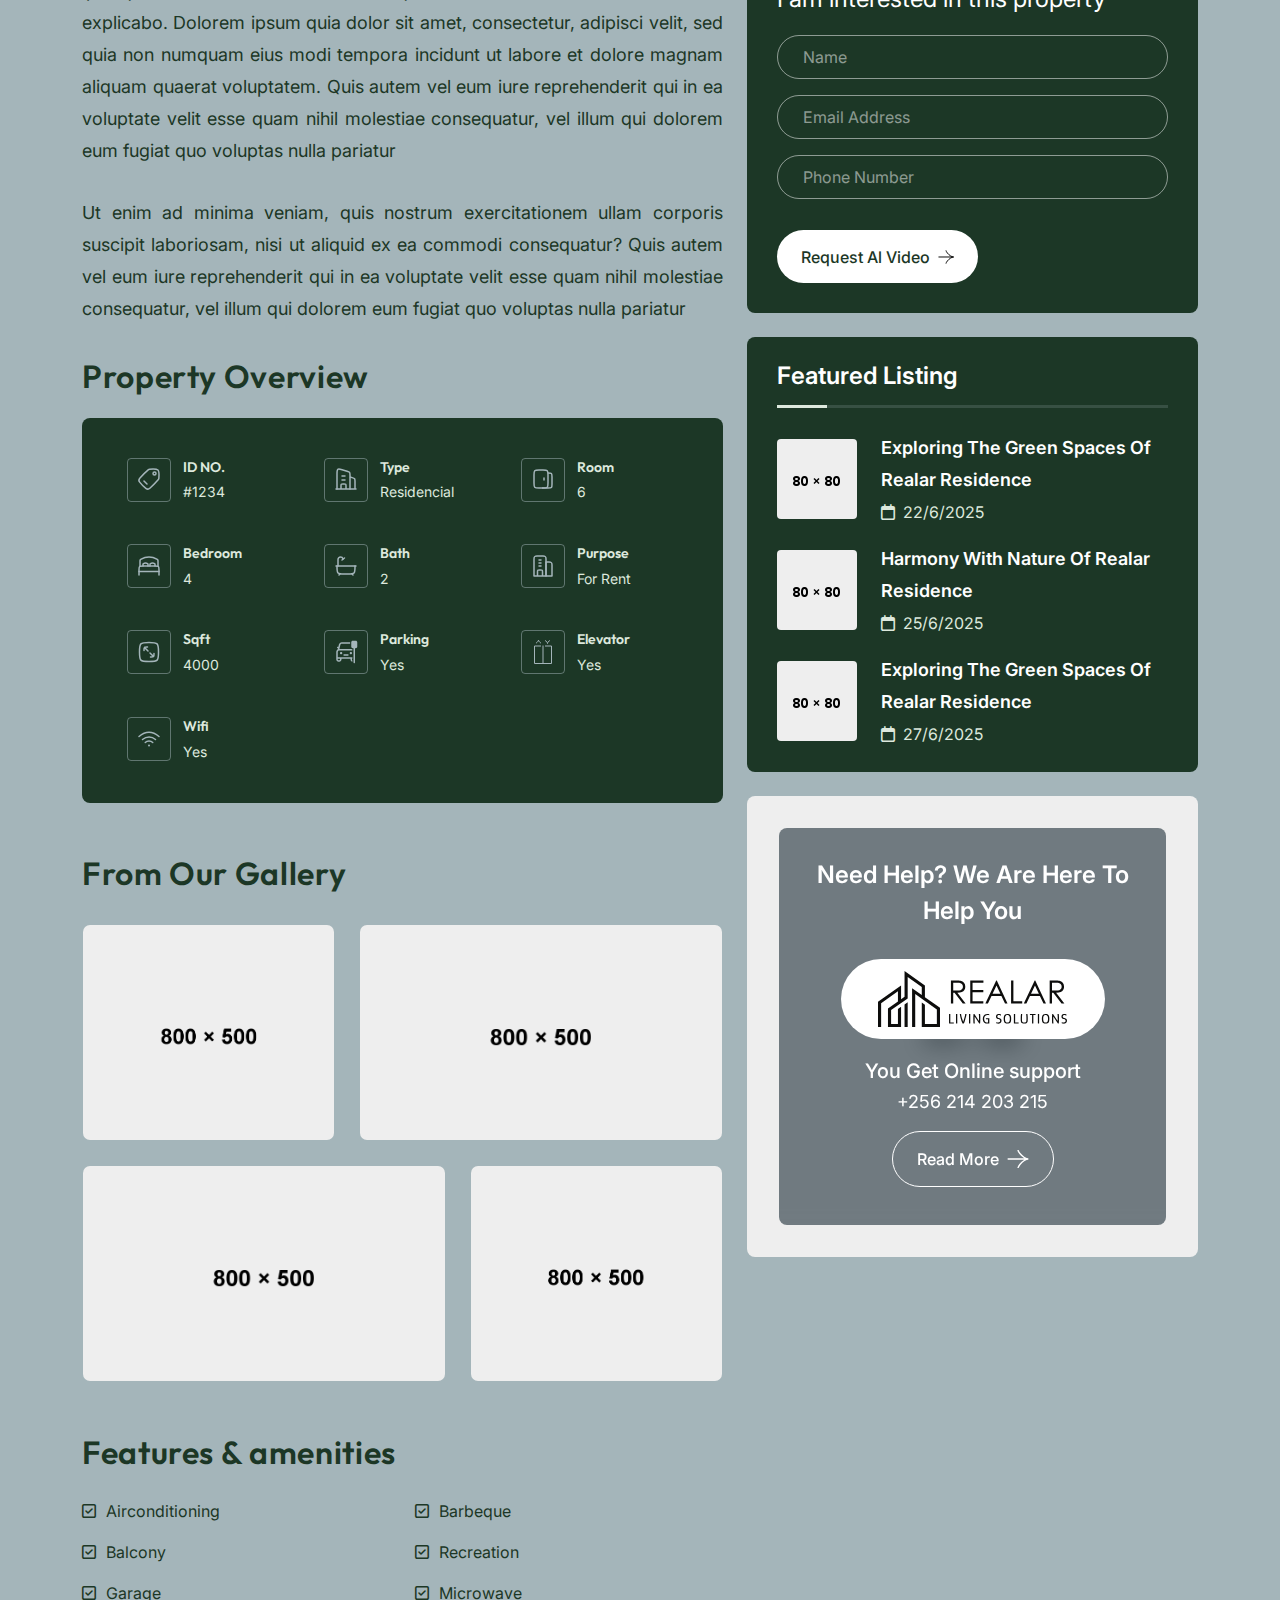
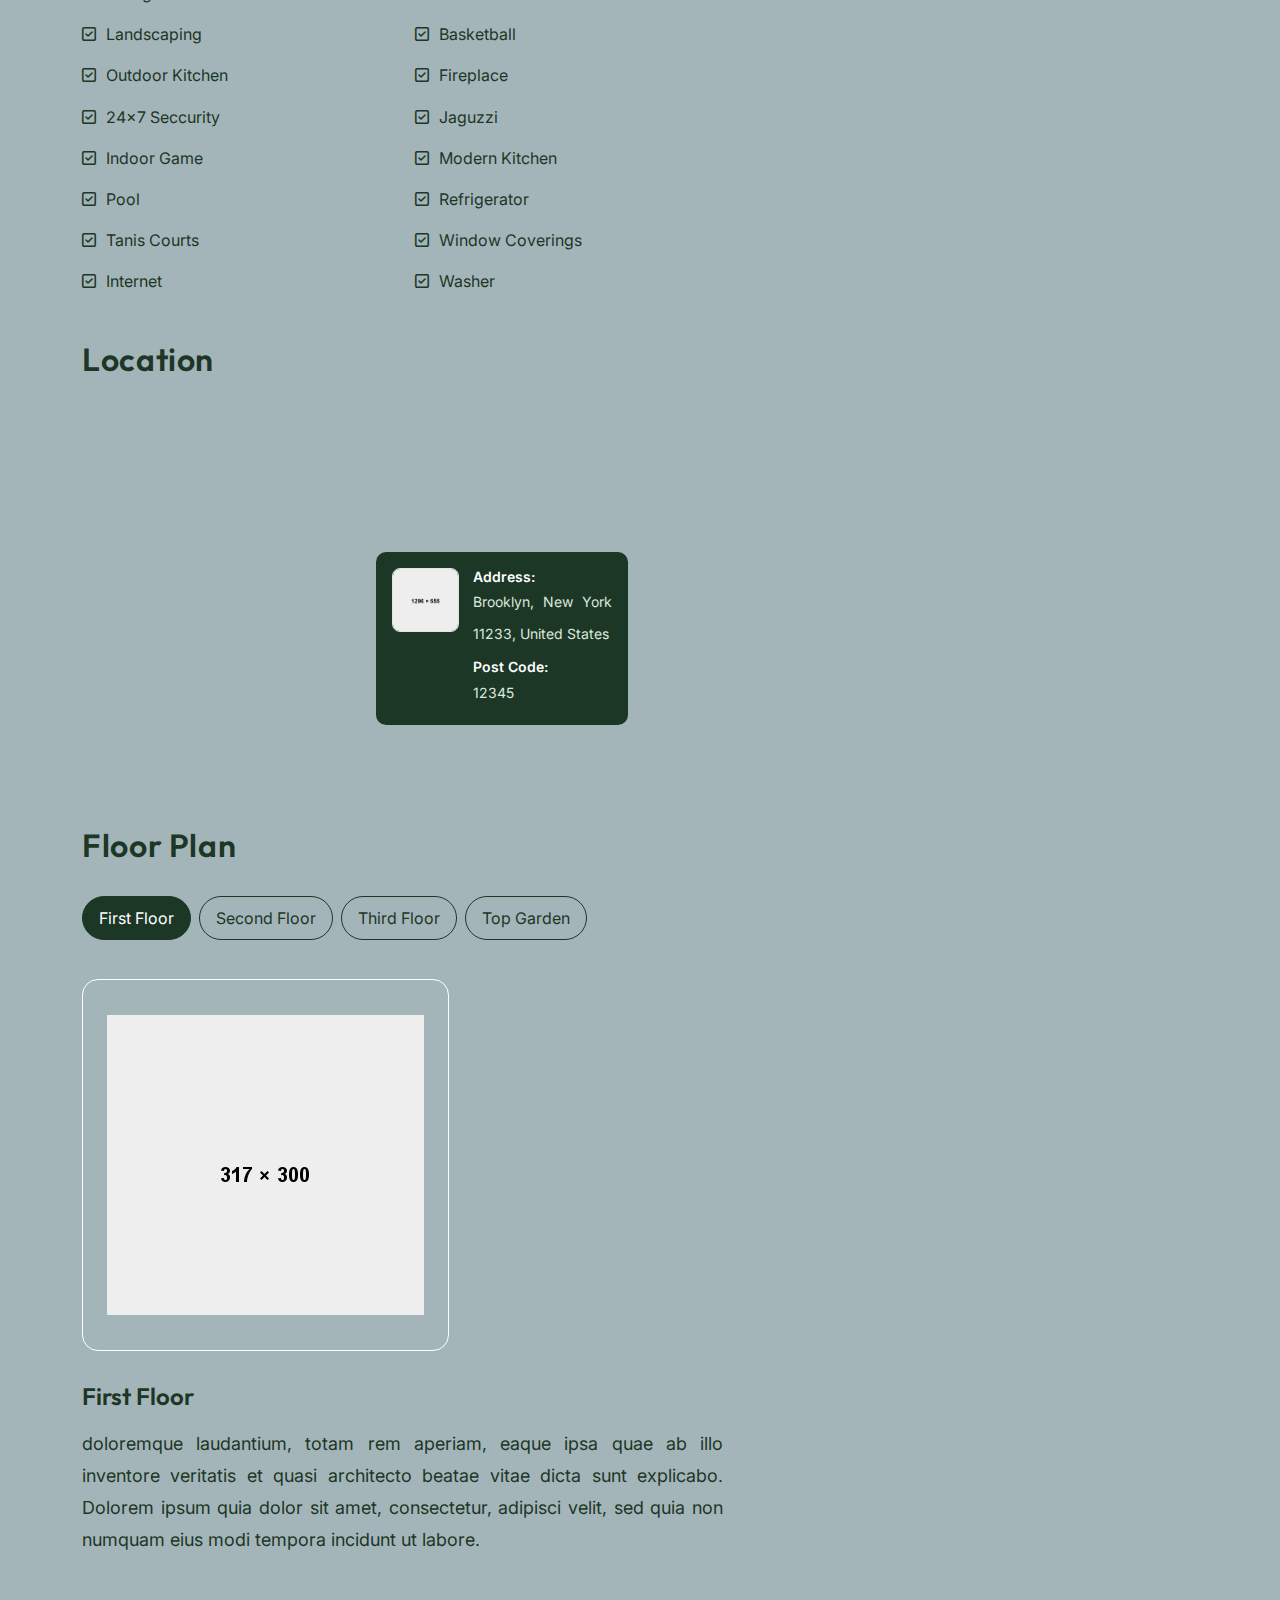
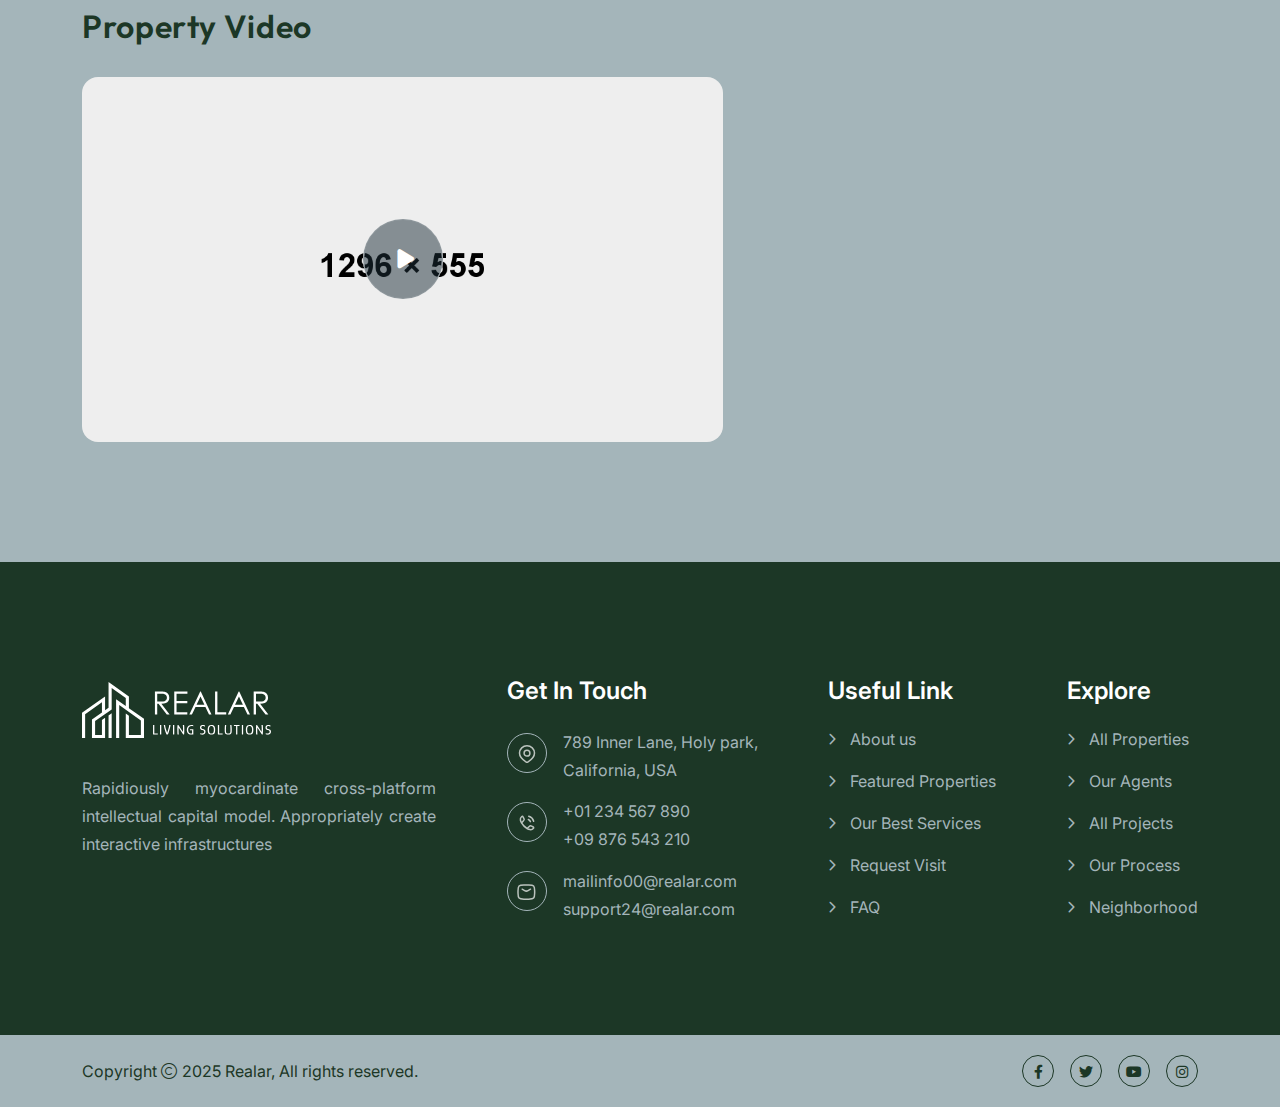
<file: property-details.html>
<!doctype html>
<html class="no-js" lang="zxx" dir="ltr">

<head>
    <meta charset="utf-8">
    <meta http-equiv="x-ua-compatible" content="ie=edge">
    <title>Realar - Real Estate Apartment Complex HTML Template - Property Details</title>
    <meta name="author" content="Realar">
    <meta name="description" content="Realar - Real Estate Apartment Complex HTML Template">
    <meta name="keywords" content="Realar - Real Estate Apartment Complex HTML Template">
    <meta name="robots" content="INDEX,FOLLOW">

    <!-- Mobile Specific Metas -->
    <meta name="viewport" content="width=device-width, initial-scale=1, shrink-to-fit=no">

    <!-- Favicons - Place favicon.ico in the root directory -->
    <link rel="apple-touch-icon" sizes="57x57" href="assets/img/favicons/apple-icon-57x57.png">
    <link rel="apple-touch-icon" sizes="60x60" href="assets/img/favicons/apple-icon-60x60.png">
    <link rel="apple-touch-icon" sizes="72x72" href="assets/img/favicons/apple-icon-72x72.png">
    <link rel="apple-touch-icon" sizes="76x76" href="assets/img/favicons/apple-icon-76x76.png">
    <link rel="apple-touch-icon" sizes="114x114" href="assets/img/favicons/apple-icon-114x114.png">
    <link rel="apple-touch-icon" sizes="120x120" href="assets/img/favicons/apple-icon-120x120.png">
    <link rel="apple-touch-icon" sizes="144x144" href="assets/img/favicons/apple-icon-144x144.png">
    <link rel="apple-touch-icon" sizes="152x152" href="assets/img/favicons/apple-icon-152x152.png">
    <link rel="apple-touch-icon" sizes="180x180" href="assets/img/favicons/apple-icon-180x180.png">
    <link rel="icon" type="image/png" sizes="192x192" href="assets/img/favicons/android-icon-192x192.png">
    <link rel="icon" type="image/png" sizes="32x32" href="assets/img/favicons/favicon-32x32.png">
    <link rel="icon" type="image/png" sizes="96x96" href="assets/img/favicons/favicon-96x96.png">
    <link rel="icon" type="image/png" sizes="16x16" href="assets/img/favicons/favicon-16x16.png">
    <link rel="manifest" href="assets/img/favicons/manifest.json">
    <meta name="msapplication-TileColor" content="#ffffff">
    <meta name="msapplication-TileImage" content="assets/img/favicons/ms-icon-144x144.png">
    <meta name="theme-color" content="#ffffff">

    <!--==============================
	  Google Fonts
	============================== -->
    <link rel="preconnect" href="https://fonts.googleapis.com">
    <link rel="preconnect" href="https://fonts.gstatic.com" crossorigin>
    <link href="https://fonts.googleapis.com/css2?family=Inter:wght@100..900&family=Outfit:wght@100..900&display=swap" rel="stylesheet">

    <!--==============================
	    All CSS File
	============================== -->
    <!-- Bootstrap -->
    <link rel="stylesheet" href="assets/css/bootstrap.min.css">
    <!-- Fontawesome Icon -->
    <link rel="stylesheet" href="assets/css/fontawesome.min.css">
    <!-- Magnific Popup -->
    <link rel="stylesheet" href="assets/css/magnific-popup.min.css">
    <!-- Swiper Js -->
    <link rel="stylesheet" href="assets/css/swiper-bundle.min.css">
    <!-- datetimepicker -->
    <link rel="stylesheet" href="assets/css/jquery.datetimepicker.min.css">
    <!-- Theme Custom CSS -->
    <link rel="stylesheet" href="assets/css/style.css">

</head>

<body class="bg-light">

    <!--[if lte IE 9]>
    	<p class="browserupgrade">You are using an <strong>outdated</strong> browser. Please <a href="https://browsehappy.com/">upgrade your browser</a> to improve your experience and security.</p>
  	<![endif]-->


    <!--********************************
   		Code Start From Here 
	******************************** -->
    <div class="cursor-follower"></div>

    <!-- slider drag cursor -->
    <div class="slider-drag-cursor"><i class="fas fa-angle-left me-2"></i> DRAG <i class="fas fa-angle-right ms-2"></i></div>

    <!--==============================
     Preloader
  ==============================-->
    <div id="preloader" class="preloader ">
        <button class="th-btn style2 preloaderCls">Cancel Preloader </button>
        <div id="loader" class="th-preloader">
            <div class="animation-preloader">
                <div class="txt-loading">
                    <span preloader-text="R" class="characters">R</span>

                    <span preloader-text="E" class="characters">E</span>

                    <span preloader-text="A" class="characters">A</span>

                    <span preloader-text="L" class="characters">L</span>

                    <span preloader-text="A" class="characters">A</span>

                    <span preloader-text="R" class="characters">R</span>
                </div>
            </div>
        </div>
    </div> <!--==============================
    Mobile Menu
  ============================== -->
    <div class="th-menu-wrapper onepage-nav">
        <div class="th-menu-area text-center">
            <button class="th-menu-toggle"><i class="fal fa-times"></i></button>
            <div class="mobile-logo">
                <a href="index.html">
                    <img src="assets/img/logo-white.svg" alt="Realar">
                </a>
            </div>
            <div class="th-mobile-menu">
                <ul>
                    <li class="menu-item-has-children">
                        <a href="index.html">
                            Home
                        </a>
                        <ul class="sub-menu">
                            <li class="menu-item-has-children">
                                <a href="#">Multipage</a>
                                <ul class="sub-menu">
                                    <li><a href="index.html">Luxury Duplex</a></li>
                                    <li><a href="home-2.html">Real Estate Agency</a></li>
                                    <li><a href="home-3.html">Commercial Real Estate</a></li>
                                    <li><a href="home-4.html">Luxury Apartment</a></li>
                                    <li><a href="home-5.html">Residencial Real Estate</a></li>
                                    <li><a href="home-6.html">Urban Real Estate</a></li>
                                    <li><a href="home-7.html">Industrial Demo</a></li>
                                    <li><a href="home-8.html">Commercial Apartment</a></li>
                                    <li><a href="home-9.html">Vacation Rental</a></li>
                                    <li><a href="home-10.html">Residencial Apartment</a></li>
                                    <li><a href="home-11.html">Architectural Demo</a></li>
                                </ul>
                            </li>
                            <li class="menu-item-has-children">
                                <a href="#">Onepage</a>
                                <ul class="sub-menu">
                                    <li><a href="home-1-op.html">Luxury Duplex</a></li>
                                    <li><a href="home-2-op.html">Real Estate Agency</a></li>
                                    <li><a href="home-3-op.html">Commercial Real Estate</a></li>
                                    <li><a href="home-4-op.html">Luxury Apartment</a></li>
                                    <li><a href="home-5-op.html">Residencial Real Estate</a></li>
                                    <li><a href="home-6-op.html">Urban Real Estate</a></li>
                                    <li><a href="home-7-op.html">Industrial Demo</a></li>
                                    <li><a href="home-8-op.html">Commercial Apartment</a></li>
                                    <li><a href="home-9-op.html">Vacation Rental</a></li>
                                    <li><a href="home-10-op.html">Residencial Apartment</a></li>
                                    <li><a href="home-11-op.html">Architectural Demo</a></li>
                                </ul>
                            </li>
                            <li class="menu-item-has-children">
                                <a href="#">RTL</a>
                                <ul class="sub-menu">
                                    <li><a href="home-1-rtl.html">Luxury Duplex</a></li>
                                    <li><a href="home-2-rtl.html">Real Estate Agency</a></li>
                                    <li><a href="home-3-rtl.html">Commercial Real Estate</a></li>
                                    <li><a href="home-4-rtl.html">Luxury Apartment</a></li>
                                    <li><a href="home-5-rtl.html">Residencial Real Estate</a></li>
                                    <li><a href="home-6-rtl.html">Urban Real Estate</a></li>
                                    <li><a href="home-7-rtl.html">Industrial Demo</a></li>
                                    <li><a href="home-8-rtl.html">Commercial Apartment</a></li>
                                    <li><a href="home-9-rtl.html">Vacation Rental</a></li>
                                    <li><a href="home-10-rtl.html">Residencial Apartment</a></li>
                                    <li><a href="home-11-rtl.html">Architectural Demo</a></li>
                                </ul>
                            </li>
                        </ul>
                    </li>
                    <li><a href="about.html">
                            About Us
                        </a></li>
                    <li class="menu-item-has-children">
                        <a href="property.html">
                            Properties
                        </a>
                        <ul class="sub-menu">
                            <li><a href="property.html">
                                    Properties
                                </a></li>
                            <li><a href="property-details.html">
                                    Property Details
                                </a></li>
                        </ul>
                    </li>
                    <li class="menu-item-has-children">
                        <a href="agency.html">
                            Agencies
                        </a>
                        <ul class="sub-menu">
                            <li><a href="agency.html">
                                    Agencies
                                </a></li>
                            <li><a href="agency-details.html">
                                    Agencies Details
                                </a></li>
                        </ul>
                    </li>
                    <li class="menu-item-has-children">
                        <a href="#">
                            Pages
                        </a>
                        <ul class="sub-menu">
                            <li><a href="team.html">
                                    Agent Page
                                </a></li>
                            <li><a href="team-details.html">
                                    Agent Details
                                </a></li>
                            <li><a href="pricing.html">
                                    Pricing Page
                                </a></li>
                            <li class="menu-item-has-children"><a href="shop.html">
                                    Shop Page
                                </a>
                                <ul class="sub-menu">
                                    <li><a href="shop.html">
                                            Shop Page
                                        </a></li>
                                    <li><a href="shop-details.html">
                                            Shop Details
                                        </a></li>
                                    <li><a href="cart.html">
                                            Cart Page
                                        </a></li>
                                    <li><a href="checkout.html">
                                            Checkout Page
                                        </a></li>
                                    <li><a href="wishlist.html">
                                            Wistlist Page
                                        </a></li>
                                </ul>
                            </li>
                            <li><a href="error.html">
                                    Error Page
                                </a></li>
                        </ul>
                    </li>
                    <li class="menu-item-has-children">
                        <a href="blog.html">
                            Blog
                        </a>
                        <ul class="sub-menu">
                            <li><a href="blog.html">
                                    Blog Page
                                </a></li>
                            <li><a href="blog-details.html">
                                    Blog Details
                                </a></li>
                        </ul>
                    </li>
                    <li><a href="contact.html">
                            Contact Us
                        </a></li>
                </ul>
            </div>
        </div>
    </div><!--==============================
    Sidemenu
============================== -->
    <div class="sidemenu-wrapper sidemenu-info d-none d-lg-block ">
        <div class="sidemenu-content">
            <button class="closeButton sideMenuCls"><i class="far fa-times"></i></button>
            <div class="widget  ">
                <div class="th-widget-about">
                    <div class="about-logo">
                        <a href="index.html"><img src="assets/img/logo.svg" alt="Realar"></a>
                    </div>
                    <p class="about-text"> Rapidiously myocardinate cross-platform intellectual capital model. Appropriately create interactive infrastructures</p>
                </div>
            </div>
            <div class="widget  ">
                <h3 class="widget_title">Get In Touch</h3>
                <div class="th-widget-contact">
                    <div class="info-box_text">
                        <div class="icon"><img src="assets/img/icon/location-dot.svg" alt="img"></div>
                        <div class="details">
                            <p>789 Inner Lane, Holy park,</p>
                            <p>California, USA</p>
                        </div>
                    </div>
                    <div class="info-box_text">
                        <div class="icon">
                            <img src="assets/img/icon/phone.svg" alt="img">
                        </div>
                        <div class="details">
                            <p><a href="tel:+0123456789" class="info-box_link">+01 234 567 890</a></p>
                            <p><a href="tel:+09876543210" class="info-box_link">+09 876 543 210</a></p>
                        </div>
                    </div>
                    <div class="info-box_text">
                        <div class="icon">
                            <img src="assets/img/icon/envelope.svg" alt="img">
                        </div>
                        <div class="details">
                            <p><a href="mailto:mailinfo00@realar.com" class="info-box_link">mailinfo00@realar.com</a></p>
                            <p><a href="mailto:support24@realar.com" class="info-box_link">support24@realar.com</a></p>
                        </div>
                    </div>
                </div>
            </div>
            <div class="widget newsletter-widget  ">
                <h3 class="widget_title">Subscribe Now</h3>
                <form class="newsletter-form">
                    <div class="form-group">
                        <input class="form-control" type="email" placeholder="Email Address" required="">
                        <button type="submit" class="th-btn"><i class="far fa-paper-plane text-theme"></i></button>
                    </div>
                </form>
                <div class="th-social style2">
                    <a href="https://www.facebook.com/"><i class="fab fa-facebook-f"></i></a>
                    <a href="https://www.twitter.com/"><i class="fab fa-twitter"></i></a>
                    <a href="https://www.linkedin.com/"><i class="fab fa-linkedin-in"></i></a>
                    <a href="https://www.behance.com/"><i class="fab fa-behance"></i></a>
                    <a href="https://www.vimeo.com/"><i class="fab fa-vimeo-v"></i></a>
                </div>
            </div>
        </div>
    </div><!--==============================
	Header Area
==============================-->
    <header class="th-header header-default">
        <div class="sticky-wrapper">
            <!-- Main Menu Area -->
            <div class="menu-area">
                <div class="container">
                    <div class="row align-items-center justify-content-between">
                        <div class="col-auto">
                            <div class="header-logo">
                                <a href="index.html">
                                    <img src="assets/img/logo-white2.svg" alt="Realar">
                                </a>
                            </div>
                        </div>
                        <div class="col-auto">
                            <nav class="main-menu d-none d-lg-inline-block">
                                <ul>
                                    <li class="menu-item-has-children">
                                        <a href="index.html">
                                            Home
                                        </a>
                                        <ul class="mega-menu mega-menu-content">
                                            <li>
                                                <div class="container">
                                                    <div class="row gy-4">
                                                        <div class="col-lg-3">
                                                            <div class="mega-menu-box">
                                                                <div class="mega-menu-img">
                                                                    <img src="assets/img/pages/index.jpg" alt="Home One">
                                                                    <div class="btn-wrap">
                                                                        <a href="index.html" class="th-btn style-border">Multipage</a>
                                                                        <a href="home-1-op.html" class="th-btn style-border">Onepage</a>
                                                                        <a href="home-1-rtl.html" class="th-btn style-border">RTL Demo</a>
                                                                    </div>
                                                                </div>
                                                                <h3 class="mega-menu-title"><a href="index.html">Luxury Duplex</a></h3>
                                                            </div>
                                                        </div>
                                                        <div class="col-lg-3">
                                                            <div class="mega-menu-box">
                                                                <div class="mega-menu-img">
                                                                    <img src="assets/img/pages/home-2.jpg" alt="Home Two">
                                                                    <div class="btn-wrap">
                                                                        <a href="home-2.html" class="th-btn style-border">Multipage</a>
                                                                        <a href="home-2-op.html" class="th-btn style-border">Onepage</a>
                                                                        <a href="home-2-rtl.html" class="th-btn style-border">RTL Demo</a>
                                                                    </div>
                                                                </div>
                                                                <h3 class="mega-menu-title"><a href="home-2.html">Real Estate Agency</a></h3>
                                                            </div>
                                                        </div>
                                                        <div class="col-lg-3">
                                                            <div class="mega-menu-box">
                                                                <div class="mega-menu-img">
                                                                    <img src="assets/img/pages/home-3.jpg" alt="Home Three">
                                                                    <div class="btn-wrap">
                                                                        <a href="home-3.html" class="th-btn style-border">Multipage</a>
                                                                        <a href="home-3-op.html" class="th-btn style-border">Onepage</a>
                                                                        <a href="home-3-rtl.html" class="th-btn style-border">RTL Demo</a>
                                                                    </div>
                                                                </div>
                                                                <h3 class="mega-menu-title"><a href="home-3.html">Commercial Real Estate</a></h3>
                                                            </div>
                                                        </div>
                                                        <div class="col-lg-3">
                                                            <div class="mega-menu-box">
                                                                <div class="mega-menu-img">
                                                                    <img src="assets/img/pages/home-4.jpg" alt="Home Four">
                                                                    <div class="btn-wrap">
                                                                        <a href="home-4.html" class="th-btn style-border">Multipage</a>
                                                                        <a href="home-4-op.html" class="th-btn style-border">Onepage</a>
                                                                        <a href="home-4-rtl.html" class="th-btn style-border">RTL Demo</a>
                                                                    </div>
                                                                </div>
                                                                <h3 class="mega-menu-title"><a href="home-4.html">Luxury Apartment</a></h3>
                                                            </div>
                                                        </div>
                                                        <div class="col-lg-3">
                                                            <div class="mega-menu-box">
                                                                <div class="mega-menu-img">
                                                                    <img src="assets/img/pages/home-5.jpg" alt="Home Five">
                                                                    <div class="btn-wrap">
                                                                        <a href="home-5.html" class="th-btn style-border">Multipage</a>
                                                                        <a href="home-5-op.html" class="th-btn style-border">Onepage</a>
                                                                        <a href="home-5-rtl.html" class="th-btn style-border">RTL Demo</a>
                                                                    </div>
                                                                </div>
                                                                <h3 class="mega-menu-title"><a href="home-5.html">Residencial Real Estate</a></h3>
                                                            </div>
                                                        </div>
                                                        <div class="col-lg-3">
                                                            <div class="mega-menu-box">
                                                                <div class="mega-menu-img">
                                                                    <img src="assets/img/pages/home-6.jpg" alt="Home Six">
                                                                    <div class="btn-wrap">
                                                                        <a href="home-6.html" class="th-btn style-border">Multipage</a>
                                                                        <a href="home-6-op.html" class="th-btn style-border">Onepage</a>
                                                                        <a href="home-6-rtl.html" class="th-btn style-border">RTL Demo</a>
                                                                    </div>
                                                                </div>
                                                                <h3 class="mega-menu-title"><a href="home-6.html">Urban Real Estate</a></h3>
                                                            </div>
                                                        </div>
                                                        <div class="col-lg-3">
                                                            <div class="mega-menu-box">
                                                                <div class="mega-menu-img">
                                                                    <img src="assets/img/pages/home-7.jpg" alt="Home Seven">
                                                                    <div class="btn-wrap">
                                                                        <a href="home-7.html" class="th-btn style-border">Multipage</a>
                                                                        <a href="home-7-op.html" class="th-btn style-border">Onepage</a>
                                                                        <a href="home-7-rtl.html" class="th-btn style-border">RTL Demo</a>
                                                                    </div>
                                                                </div>
                                                                <h3 class="mega-menu-title"><a href="home-7.html">Industrial Demo</a></h3>
                                                            </div>
                                                        </div>
                                                        <div class="col-lg-3">
                                                            <div class="mega-menu-box">
                                                                <div class="mega-menu-img">
                                                                    <img src="assets/img/pages/home-8.jpg" alt="Home Eight">
                                                                    <div class="btn-wrap">
                                                                        <a href="home-8.html" class="th-btn style-border">Multipage</a>
                                                                        <a href="home-8-op.html" class="th-btn style-border">Onepage</a>
                                                                        <a href="home-8-rtl.html" class="th-btn style-border">RTL Demo</a>
                                                                    </div>
                                                                </div>
                                                                <h3 class="mega-menu-title"><a href="home-8.html">Commercial Apartment</a></h3>
                                                            </div>
                                                        </div>
                                                        <div class="col-lg-3">
                                                            <div class="mega-menu-box">
                                                                <div class="mega-menu-img">
                                                                    <img src="assets/img/pages/home-9.jpg" alt="Home Nine">
                                                                    <div class="btn-wrap">
                                                                        <a href="home-9.html" class="th-btn style-border">Multipage</a>
                                                                        <a href="home-9-op.html" class="th-btn style-border">Onepage</a>
                                                                        <a href="home-9-rtl.html" class="th-btn style-border">RTL Demo</a>
                                                                    </div>
                                                                </div>
                                                                <h3 class="mega-menu-title"><a href="home-9.html">Vacation Rental</a></h3>
                                                            </div>
                                                        </div>
                                                        <div class="col-lg-3">
                                                            <div class="mega-menu-box">
                                                                <div class="mega-menu-img">
                                                                    <img src="assets/img/pages/home-10.jpg" alt="Home Ten">
                                                                    <div class="btn-wrap">
                                                                        <a href="home-10.html" class="th-btn style-border">Multipage</a>
                                                                        <a href="home-10-op.html" class="th-btn style-border">Onepage</a>
                                                                        <a href="home-10-rtl.html" class="th-btn style-border">RTL Demo</a>
                                                                    </div>
                                                                </div>
                                                                <h3 class="mega-menu-title"><a href="home-10.html">Residencial Apartment</a></h3>
                                                            </div>
                                                        </div>
                                                        <div class="col-lg-3">
                                                            <div class="mega-menu-box">
                                                                <div class="mega-menu-img">
                                                                    <img src="assets/img/pages/home-11.jpg" alt="Home Eleven">
                                                                    <div class="btn-wrap">
                                                                        <a href="home-11.html" class="th-btn style-border">Multipage</a>
                                                                        <a href="home-11-op.html" class="th-btn style-border">Onepage</a>
                                                                        <a href="home-11-rtl.html" class="th-btn style-border">RTL Demo</a>
                                                                    </div>
                                                                </div>
                                                                <h3 class="mega-menu-title"><a href="home-11.html">Architectural Demo</a></h3>
                                                            </div>
                                                        </div>
                                                    </div>
                                                </div>
                                            </li>
                                        </ul>
                                    </li>
                                    <li><a href="about.html">
                                            About Us
                                        </a></li>
                                    <li class="menu-item-has-children">
                                        <a href="property.html">
                                            Properties
                                        </a>
                                        <ul class="sub-menu">
                                            <li><a href="property.html">
                                                    Properties
                                                </a></li>
                                            <li><a href="property-details.html">
                                                    Property Details
                                                </a></li>
                                        </ul>
                                    </li>
                                    <li class="menu-item-has-children">
                                        <a href="agency.html">
                                            Agencies
                                        </a>
                                        <ul class="sub-menu">
                                            <li><a href="agency.html">
                                                    Agencies
                                                </a></li>
                                            <li><a href="agency-details.html">
                                                    Agencies Details
                                                </a></li>
                                        </ul>
                                    </li>
                                    <li class="menu-item-has-children">
                                        <a href="#">
                                            Pages
                                        </a>
                                        <ul class="sub-menu">
                                            <li><a href="team.html">
                                                    Agent Page
                                                </a></li>
                                            <li><a href="team-details.html">
                                                    Agent Details
                                                </a></li>
                                            <li><a href="pricing.html">
                                                    Pricing Page
                                                </a></li>
                                            <li class="menu-item-has-children"><a href="shop.html">
                                                    Shop Page
                                                </a>
                                                <ul class="sub-menu">
                                                    <li><a href="shop.html">
                                                            Shop Page
                                                        </a></li>
                                                    <li><a href="shop-details.html">
                                                            Shop Details
                                                        </a></li>
                                                    <li><a href="cart.html">
                                                            Cart Page
                                                        </a></li>
                                                    <li><a href="checkout.html">
                                                            Checkout Page
                                                        </a></li>
                                                    <li><a href="wishlist.html">
                                                            Wistlist Page
                                                        </a></li>
                                                </ul>
                                            </li>
                                            <li><a href="error.html">
                                                    Error Page
                                                </a></li>
                                        </ul>
                                    </li>
                                    <li class="menu-item-has-children">
                                        <a href="blog.html">
                                            Blog
                                        </a>
                                        <ul class="sub-menu">
                                            <li><a href="blog.html">
                                                    Blog Page
                                                </a></li>
                                            <li><a href="blog-details.html">
                                                    Blog Details
                                                </a></li>
                                        </ul>
                                    </li>
                                    <li><a href="contact.html">
                                            Contact Us
                                        </a></li>
                                </ul>
                            </nav>
                            <div class="header-button d-flex d-lg-none">
                                <button type="button" class="th-menu-toggle sidebar-btn">
                                    <span class="line"></span>
                                    <span class="line"></span>
                                    <span class="line"></span>
                                </button>
                            </div>
                        </div>
                        <div class="col-auto d-none d-xxl-block">
                            <div class="header-button">
                                <a href="contact.html" class="th-btn style-border th-btn-icon">Request A Visit</a>
                                <button type="button" class="simple-icon sideMenuInfo sidebar-btn style2">
                                    <span class="line"></span>
                                    <span class="line"></span>
                                    <span class="line"></span>
                                </button>
                            </div>
                        </div>
                    </div>
                </div>
            </div>
        </div>
    </header>


    <!--==============================
    Breadcumb
============================== -->
    <div class="breadcumb-wrapper " data-bg-src="assets/img/bg/breadcumb-bg.jpg">
        <div class="container">
            <div class="row justify-content-center">
                <div class="col-xl-9">
                    <div class="breadcumb-content">
                        <h1 class="breadcumb-title">Toronto Townhouse</h1>
                        <ul class="breadcumb-menu">
                            <li><a href="index.html">Home</a></li>
                            <li>Toronto Townhouse</li>
                        </ul>
                    </div>
                </div>
            </div>
        </div>
    </div><!--==============================
Property Page Area
==============================-->
    <section class="space-top space-extra-bottom">
        <div class="container">
            <div class="slider-area property-slider1">
                <div class="swiper th-slider mb-4" id="propertySlider" data-slider-options='{"effect":"fade","loop":true,"thumbs":{"swiper":".property-thumb-slider"},"autoplayDisableOnInteraction":"true"}'>
                    <div class="swiper-wrapper">
                        <div class="swiper-slide">
                            <div class="property-slider-img">
                                <img src="assets/img/property/property_inner_1.jpg" alt="img">
                            </div>
                        </div>
                        <div class="swiper-slide">
                            <div class="property-slider-img">
                                <img src="assets/img/property/property_inner_2.jpg" alt="img">
                            </div>
                        </div>
                        <div class="swiper-slide">
                            <div class="property-slider-img">
                                <img src="assets/img/property/property_inner_3.jpg" alt="img">
                            </div>
                        </div>
                        <div class="swiper-slide">
                            <div class="property-slider-img">
                                <img src="assets/img/property/property_inner_4.jpg" alt="img">
                            </div>
                        </div>
                        <div class="swiper-slide">
                            <div class="property-slider-img">
                                <img src="assets/img/property/property_inner_5.jpg" alt="img">
                            </div>
                        </div>
                        <div class="swiper-slide">
                            <div class="property-slider-img">
                                <img src="assets/img/property/property_inner_1.jpg" alt="img">
                            </div>
                        </div>
                        <div class="swiper-slide">
                            <div class="property-slider-img">
                                <img src="assets/img/property/property_inner_2.jpg" alt="img">
                            </div>
                        </div>
                        <div class="swiper-slide">
                            <div class="property-slider-img">
                                <img src="assets/img/property/property_inner_3.jpg" alt="img">
                            </div>
                        </div>
                        <div class="swiper-slide">
                            <div class="property-slider-img">
                                <img src="assets/img/property/property_inner_4.jpg" alt="img">
                            </div>
                        </div>
                        <div class="swiper-slide">
                            <div class="property-slider-img">
                                <img src="assets/img/property/property_inner_5.jpg" alt="img">
                            </div>
                        </div>
                    </div>
                </div>
                <div class="swiper th-slider property-thumb-slider" data-slider-options='{"effect":"slide","loop":true,"breakpoints":{"0":{"slidesPerView":2},"576":{"slidesPerView":"2"},"768":{"slidesPerView":"3"},"992":{"slidesPerView":"3"},"1200":{"slidesPerView":"4"}},"autoplayDisableOnInteraction":"true"}'>
                    <div class="swiper-wrapper">
                        <div class="swiper-slide">
                            <div class="property-slider-img">
                                <img src="assets/img/property/property_inner_1.jpg" alt="Image">
                            </div>
                        </div>
                        <div class="swiper-slide">
                            <div class="property-slider-img">
                                <img src="assets/img/property/property_inner_2.jpg" alt="Image">
                            </div>
                        </div>
                        <div class="swiper-slide">
                            <div class="property-slider-img">
                                <img src="assets/img/property/property_inner_3.jpg" alt="Image">
                            </div>
                        </div>
                        <div class="swiper-slide">
                            <div class="property-slider-img">
                                <img src="assets/img/property/property_inner_4.jpg" alt="Image">
                            </div>
                        </div>
                        <div class="swiper-slide">
                            <div class="property-slider-img">
                                <img src="assets/img/property/property_inner_5.jpg" alt="Image">
                            </div>
                        </div>
                        <div class="swiper-slide">
                            <div class="property-slider-img">
                                <img src="assets/img/property/property_inner_1.jpg" alt="Image">
                            </div>
                        </div>
                        <div class="swiper-slide">
                            <div class="property-slider-img">
                                <img src="assets/img/property/property_inner_2.jpg" alt="Image">
                            </div>
                        </div>
                        <div class="swiper-slide">
                            <div class="property-slider-img">
                                <img src="assets/img/property/property_inner_3.jpg" alt="Image">
                            </div>
                        </div>
                        <div class="swiper-slide">
                            <div class="property-slider-img">
                                <img src="assets/img/property/property_inner_4.jpg" alt="Image">
                            </div>
                        </div>
                        <div class="swiper-slide">
                            <div class="property-slider-img">
                                <img src="assets/img/property/property_inner_5.jpg" alt="Image">
                            </div>
                        </div>
                    </div>
                </div>

                <button data-slider-prev="#propertySlider" class="slider-arrow style3 slider-prev"><img src="assets/img/icon/arrow-left.svg" alt="icon"></button>
                <button data-slider-next="#propertySlider" class="slider-arrow style3 slider-next"><img src="assets/img/icon/arrow-right.svg" alt="icon"></button>
            </div>
            <div class="row gx-30">
                <div class="col-xxl-8 col-lg-7">
                    <div class="property-page-single">
                        <div class="page-content">
                            <div class="property-meta mb-30">
                                <a class="property-tag" href="blog.html">Featured</a>
                                <a href="blog.html"><img src="assets/img/icon/calendar.svg" alt="img">05 Jun, 2025</a>
                                <a href="blog.html"><img src="assets/img/icon/comments.svg" alt="img">32 Comments</a>
                            </div>
                            <h2 class="page-title">About This Property</h2>
                            <p class="mb-30">voluptatem accusantium doloremque laudantium, totam rem aperiam, eaque ipsa quae ab illo inventore veritatis et quasi architecto beatae vitae dicta sunt explicabo. Dolorem ipsum quia dolor sit amet, consectetur, adipisci velit, sed quia non numquam eius modi tempora incidunt ut labore et dolore magnam aliquam quaerat voluptatem. Quis autem vel eum iure reprehenderit qui in ea voluptate velit esse quam nihil molestiae consequatur, vel illum qui dolorem eum fugiat quo voluptas nulla pariatur</p>
                            <p class="mb-30"> Ut enim ad minima veniam, quis nostrum exercitationem ullam corporis suscipit laboriosam, nisi ut aliquid ex ea commodi consequatur? Quis autem vel eum iure reprehenderit qui in ea voluptate velit esse quam nihil molestiae consequatur, vel illum qui dolorem eum fugiat quo voluptas nulla pariatur</p>
                            <h2 class="page-title mb-20">Property Overview</h2>
                            <ul class="property-grid-list">
                                <li>
                                    <div class="property-grid-list-icon">
                                        <img src="assets/img/icon/property-single-icon1-1.svg" alt="img">
                                    </div>
                                    <div class="property-grid-list-details">
                                        <h4 class="property-grid-list-title">ID NO.</h4>
                                        <p class="property-grid-list-text">#1234</p>
                                    </div>
                                </li>
                                <li>
                                    <div class="property-grid-list-icon">
                                        <img src="assets/img/icon/property-single-icon1-2.svg" alt="img">
                                    </div>
                                    <div class="property-grid-list-details">
                                        <h4 class="property-grid-list-title">Type</h4>
                                        <p class="property-grid-list-text">Residencial</p>
                                    </div>
                                </li>
                                <li>
                                    <div class="property-grid-list-icon">
                                        <img src="assets/img/icon/property-single-icon1-3.svg" alt="img">
                                    </div>
                                    <div class="property-grid-list-details">
                                        <h4 class="property-grid-list-title">Room</h4>
                                        <p class="property-grid-list-text">6</p>
                                    </div>
                                </li>
                                <li>
                                    <div class="property-grid-list-icon">
                                        <img src="assets/img/icon/property-single-icon1-4.svg" alt="img">
                                    </div>
                                    <div class="property-grid-list-details">
                                        <h4 class="property-grid-list-title">Bedroom</h4>
                                        <p class="property-grid-list-text">4</p>
                                    </div>
                                </li>
                                <li>
                                    <div class="property-grid-list-icon">
                                        <img src="assets/img/icon/property-single-icon1-5.svg" alt="img">
                                    </div>
                                    <div class="property-grid-list-details">
                                        <h4 class="property-grid-list-title">Bath</h4>
                                        <p class="property-grid-list-text">2</p>
                                    </div>
                                </li>
                                <li>
                                    <div class="property-grid-list-icon">
                                        <img src="assets/img/icon/property-single-icon1-6.svg" alt="img">
                                    </div>
                                    <div class="property-grid-list-details">
                                        <h4 class="property-grid-list-title">Purpose</h4>
                                        <p class="property-grid-list-text">For Rent</p>
                                    </div>
                                </li>
                                <li>
                                    <div class="property-grid-list-icon">
                                        <img src="assets/img/icon/property-single-icon1-7.svg" alt="img">
                                    </div>
                                    <div class="property-grid-list-details">
                                        <h4 class="property-grid-list-title">Sqft</h4>
                                        <p class="property-grid-list-text">4000</p>
                                    </div>
                                </li>
                                <li>
                                    <div class="property-grid-list-icon">
                                        <img src="assets/img/icon/property-single-icon1-8.svg" alt="img">
                                    </div>
                                    <div class="property-grid-list-details">
                                        <h4 class="property-grid-list-title">Parking</h4>
                                        <p class="property-grid-list-text">Yes</p>
                                    </div>
                                </li>
                                <li>
                                    <div class="property-grid-list-icon">
                                        <img src="assets/img/icon/property-single-icon1-9.svg" alt="img">
                                    </div>
                                    <div class="property-grid-list-details">
                                        <h4 class="property-grid-list-title">Elevator</h4>
                                        <p class="property-grid-list-text">Yes</p>
                                    </div>
                                </li>
                                <li>
                                    <div class="property-grid-list-icon">
                                        <img src="assets/img/icon/property-single-icon1-10.svg" alt="img">
                                    </div>
                                    <div class="property-grid-list-details">
                                        <h4 class="property-grid-list-title">Wifi</h4>
                                        <p class="property-grid-list-text">Yes</p>
                                    </div>
                                </li>
                            </ul>
                            <h3 class="page-title mt-50 mb-30">From Our Gallery</h3>
                            <div class="row gy-4">
                                <div class="col-xl-5">
                                    <div class="property-gallery-card">
                                        <div class="property-gallery-card-img">
                                            <img class="w-100" src="assets/img/property/property_inner_6.jpg" alt="img">
                                        </div>
                                        <a class="icon-btn popup-image" href="assets/img/property/property_inner_6.jpg"><i class="fal fa-magnifying-glass-plus"></i></a>
                                    </div>
                                </div>
                                <div class="col-xl-7">
                                    <div class="property-gallery-card">
                                        <div class="property-gallery-card-img">
                                            <img class="w-100" src="assets/img/property/property_inner_7.jpg" alt="img">
                                        </div>
                                        <a class="icon-btn popup-image" href="assets/img/property/property_inner_7.jpg"><i class="fal fa-magnifying-glass-plus"></i></a>
                                    </div>
                                </div>
                                <div class="col-xl-7">
                                    <div class="property-gallery-card">
                                        <div class="property-gallery-card-img">
                                            <img class="w-100" src="assets/img/property/property_inner_8.jpg" alt="img">
                                        </div>
                                        <a class="icon-btn popup-image" href="assets/img/property/property_inner_8.jpg"><i class="fal fa-magnifying-glass-plus"></i></a>
                                    </div>
                                </div>
                                <div class="col-xl-5">
                                    <div class="property-gallery-card">
                                        <div class="property-gallery-card-img">
                                            <img class="w-100" src="assets/img/property/property_inner_9.jpg" alt="img">
                                        </div>
                                        <a class="icon-btn popup-image" href="assets/img/property/property_inner_9.jpg"><i class="fal fa-magnifying-glass-plus"></i></a>
                                    </div>
                                </div>
                            </div>
                            <h3 class="page-title mt-50 mb-25">Features & amenities</h3>
                            <div class="row gy-3">
                                <div class="col-xxl-3 col-sm-6">
                                    <div class="checklist">
                                        <ul>
                                            <li><i class="far fa-square-check"></i>Airconditioning</li>
                                            <li><i class="far fa-square-check"></i>Balcony</li>
                                            <li><i class="far fa-square-check"></i>Garage</li>
                                            <li><i class="far fa-square-check"></i>Landscaping</li>
                                            <li><i class="far fa-square-check"></i>Outdoor Kitchen</li>
                                        </ul>
                                    </div>
                                </div>
                                <div class="col-xxl-3 col-sm-6">
                                    <div class="checklist">
                                        <ul>
                                            <li><i class="far fa-square-check"></i>Barbeque</li>
                                            <li><i class="far fa-square-check"></i>Recreation</li>
                                            <li><i class="far fa-square-check"></i>Microwave</li>
                                            <li><i class="far fa-square-check"></i>Basketball</li>
                                            <li><i class="far fa-square-check"></i>Fireplace</li>
                                        </ul>
                                    </div>
                                </div>
                                <div class="col-xxl-3 col-sm-6">
                                    <div class="checklist">
                                        <ul>
                                            <li><i class="far fa-square-check"></i>24x7 Seccurity</li>
                                            <li><i class="far fa-square-check"></i>Indoor Game</li>
                                            <li><i class="far fa-square-check"></i>Pool</li>
                                            <li><i class="far fa-square-check"></i>Tanis Courts</li>
                                            <li><i class="far fa-square-check"></i>Internet</li>
                                        </ul>
                                    </div>
                                </div>
                                <div class="col-xxl-3 col-sm-6">
                                    <div class="checklist">
                                        <ul>
                                            <li><i class="far fa-square-check"></i>Jaguzzi</li>
                                            <li><i class="far fa-square-check"></i>Modern Kitchen</li>
                                            <li><i class="far fa-square-check"></i>Refrigerator</li>
                                            <li><i class="far fa-square-check"></i>Window Coverings</li>
                                            <li><i class="far fa-square-check"></i>Washer</li>
                                        </ul>
                                    </div>
                                </div>
                            </div>
                            <h3 class="page-title mt-45 mb-30">Location</h3>
                            <div class="location-map">
                                <div class="contact-map">
                                    <iframe src="https://www.google.com/maps/embed?pb=!1m18!1m12!1m3!1d3644.7310056272386!2d89.2286059153658!3d24.00527418490799!2m3!1f0!2f0!3f0!3m2!1i1024!2i768!4f13.1!3m3!1m2!1s0x39fe9b97badc6151%3A0x30b048c9fb2129bc!2sAngfuztheme!5e0!3m2!1sen!2sbd!4v1651028958211!5m2!1sen!2sbd" allowfullscreen="" loading="lazy"></iframe>
                                </div>
                                <div class="location-map-address">
                                    <div class="thumb">
                                        <img src="assets/img/property/property_inner_1.jpg" alt="img">
                                    </div>
                                    <div class="media-body">
                                        <h4 class="title">Address:</h4>
                                        <p class="text">Brooklyn, New York 11233, United States</p>
                                        <h4 class="title">Post Code:</h4>
                                        <p class="text">12345</p>
                                    </div>
                                </div>
                            </div>
                            <div class="row align-items-center justify-content-between">
                                <div class="col-lg-auto">
                                    <h3 class="page-title mt-50 mb-30">Floor Plan</h3>
                                </div>
                                <div class="col-lg-auto">
                                    <ul class="nav nav-tabs property-tab mt-50" role="tablist">
                                        <li class="nav-item" role="presentation">
                                            <button class="nav-link active" id="floor-tab1" data-bs-toggle="tab" data-bs-target="#floor-tab1-pane" type="button" role="tab" aria-controls="floor-tab1-pane" aria-selected="true">First Floor</button>
                                        </li>
                                        <li class="nav-item" role="presentation">
                                            <button class="nav-link" id="floor-tab2" data-bs-toggle="tab" data-bs-target="#floor-tab2-pane" type="button" role="tab" aria-controls="floor-tab2-pane" aria-selected="false">Second Floor</button>
                                        </li>
                                        <li class="nav-item" role="presentation">
                                            <button class="nav-link" id="floor-tab3" data-bs-toggle="tab" data-bs-target="#floor-tab3-pane" type="button" role="tab" aria-controls="floor-tab3-pane" aria-selected="false">Third Floor</button>
                                        </li>
                                        <li class="nav-item" role="presentation">
                                            <button class="nav-link" id="floor-tab4" data-bs-toggle="tab" data-bs-target="#floor-tab4-pane" type="button" role="tab" aria-controls="floor-tab4-pane" aria-selected="false">Top Garden </button>
                                        </li>
                                    </ul>
                                </div>
                            </div>
                            <div class="tab-content">
                                <div class="tab-pane fade show active" id="floor-tab1-pane" role="tabpanel" aria-labelledby="floor-tab1" tabindex="0">
                                    <div class="property-grid-plan">
                                        <div class="property-grid-thumb">
                                            <img src="assets/img/property/property_inner_10.jpg" alt="img">
                                        </div>
                                        <div class="property-grid-details">
                                            <h4 class="property-grid-title">First Floor </h4>
                                            <p class="property-grid-text">doloremque laudantium, totam rem aperiam, eaque ipsa quae ab illo inventore veritatis et quasi architecto beatae vitae dicta sunt explicabo. Dolorem ipsum quia dolor sit amet, consectetur, adipisci velit, sed quia non numquam eius modi tempora incidunt ut labore.</p>
                                        </div>
                                    </div>
                                </div>
                                <div class="tab-pane fade" id="floor-tab2-pane" role="tabpanel" aria-labelledby="floor-tab2" tabindex="0">
                                    <div class="property-grid-plan">
                                        <div class="property-grid-thumb">
                                            <img src="assets/img/property/property_inner_10.jpg" alt="img">
                                        </div>
                                        <div class="property-grid-details">
                                            <h4 class="property-grid-title">Second Floor </h4>
                                            <p class="property-grid-text">doloremque laudantium, totam rem aperiam, eaque ipsa quae ab illo inventore veritatis et quasi architecto beatae vitae dicta sunt explicabo. Dolorem ipsum quia dolor sit amet, consectetur, adipisci velit, sed quia non numquam eius modi tempora incidunt ut labore.</p>
                                        </div>
                                    </div>
                                </div>
                                <div class="tab-pane fade" id="floor-tab3-pane" role="tabpanel" aria-labelledby="floor-tab3" tabindex="0">
                                    <div class="property-grid-plan">
                                        <div class="property-grid-thumb">
                                            <img src="assets/img/property/property_inner_10.jpg" alt="img">
                                        </div>
                                        <div class="property-grid-details">
                                            <h4 class="property-grid-title">Third Floor </h4>
                                            <p class="property-grid-text">doloremque laudantium, totam rem aperiam, eaque ipsa quae ab illo inventore veritatis et quasi architecto beatae vitae dicta sunt explicabo. Dolorem ipsum quia dolor sit amet, consectetur, adipisci velit, sed quia non numquam eius modi tempora incidunt ut labore.</p>
                                        </div>
                                    </div>
                                </div>
                                <div class="tab-pane fade" id="floor-tab4-pane" role="tabpanel" aria-labelledby="floor-tab4" tabindex="0">
                                    <div class="property-grid-plan">
                                        <div class="property-grid-thumb">
                                            <img src="assets/img/property/property_inner_10.jpg" alt="img">
                                        </div>
                                        <div class="property-grid-details">
                                            <h4 class="property-grid-title">Top Garden </h4>
                                            <p class="property-grid-text">doloremque laudantium, totam rem aperiam, eaque ipsa quae ab illo inventore veritatis et quasi architecto beatae vitae dicta sunt explicabo. Dolorem ipsum quia dolor sit amet, consectetur, adipisci velit, sed quia non numquam eius modi tempora incidunt ut labore.</p>
                                        </div>
                                    </div>
                                </div>
                            </div>
                            <h3 class="page-title mt-50 mb-30">Property Video</h3>
                            <div class="video-box2 mb-30">
                                <img src="assets/img/property/property_inner_3.jpg" alt="img">
                                <a href="https://www.youtube.com/watch?v=_sI_Ps7JSEk" class="play-btn style4 popup-video"><i class="fa-sharp fa-solid fa-play"></i></a>
                            </div>
                        </div>
                    </div>
                </div>
                <div class="col-xxl-4 col-lg-5">
                    <aside class="sidebar-area">
                        <div class="widget widget-property-contact">
                            <h4 class="widget_subtitle">For Rent</h4>
                            <h4 class="widget_price">$45, 000, 000</h4>
                            <p class="widget_text">I am interested in this property</p>
                            <form action="#" class="widget-property-contact-form">
                                <div class="form-group">
                                    <input type="text" class="form-control style-border" placeholder="Name">
                                </div>
                                <div class="form-group">
                                    <input type="text" class="form-control style-border" placeholder="Email Address">
                                </div>
                                <div class="form-group">
                                    <input type="text" class="form-control style-border" placeholder="Phone Number">
                                </div>
                                <button class="th-btn style-white th-btn-icon mt-15">Request Al Video</button>
                            </form>
                        </div>
                        <div class="widget  ">
                            <h3 class="widget_title">Featured Listing</h3>
                            <div class="recent-post-wrap">
                                <div class="recent-post">
                                    <div class="media-img">
                                        <a href="blog-details.html"><img src="assets/img/blog/recent-post-1-1.jpg" alt="Blog Image"></a>
                                    </div>
                                    <div class="media-body">
                                        <h4 class="post-title"><a class="text-inherit" href="blog-details.html">Exploring The Green Spaces Of Realar Residence</a></h4>
                                        <div class="recent-post-meta">
                                            <a href="blog.html"><i class="far fa-calendar"></i>22/6/2025</a>
                                        </div>
                                    </div>
                                </div>
                                <div class="recent-post">
                                    <div class="media-img">
                                        <a href="blog-details.html"><img src="assets/img/blog/recent-post-1-2.jpg" alt="Blog Image"></a>
                                    </div>
                                    <div class="media-body">
                                        <h4 class="post-title"><a class="text-inherit" href="blog-details.html">Harmony With Nature Of Realar Residence</a></h4>
                                        <div class="recent-post-meta">
                                            <a href="blog.html"><i class="far fa-calendar"></i>25/6/2025</a>
                                        </div>
                                    </div>
                                </div>
                                <div class="recent-post">
                                    <div class="media-img">
                                        <a href="blog-details.html"><img src="assets/img/blog/recent-post-1-3.jpg" alt="Blog Image"></a>
                                    </div>
                                    <div class="media-body">
                                        <h4 class="post-title"><a class="text-inherit" href="blog-details.html">Exploring The Green Spaces Of Realar Residence</a></h4>
                                        <div class="recent-post-meta">
                                            <a href="blog.html"><i class="far fa-calendar"></i>27/6/2025</a>
                                        </div>
                                    </div>
                                </div>
                            </div>
                        </div>
                        <div class="widget widget_banner  " data-bg-src="assets/img/widget/widget-banner.png">
                            <div class="widget-banner text-center">
                                <h3 class="title">Need Help? We Are Here To Help You</h3>
                                <div class="logo"><img src="assets/img/logo.svg" alt="img"></div>
                                <h4 class="subtitle">You Get Online support</h4>
                                <h5 class="link"><a href="tel:256214203215">+256 214 203 215</a></h5>
                                <a href="blog-details.html" class="th-btn style-border th-btn-icon">Read More</a>
                            </div>
                        </div>
                    </aside>
                </div>
            </div>
        </div>
    </section><!--==============================
	Footer Area
==============================-->
    <footer class="footer-wrapper footer-default bg-theme">
        <div class="widget-area">
            <div class="container">
                <div class="row justify-content-between">
                    <div class="col-md-6 col-xl-auto">
                        <div class="widget footer-widget">
                            <div class="th-widget-about">
                                <div class="about-logo">
                                    <a href="index.html"><img src="assets/img/logo-white2.svg" alt="Realar"></a>
                                </div>
                                <p class="about-text"> Rapidiously myocardinate cross-platform intellectual capital model. Appropriately create interactive infrastructures</p>
                            </div>
                        </div>
                    </div>
                    <div class="col-md-6 col-xl-auto">
                        <div class="widget footer-widget">
                            <h3 class="widget_title">Get In Touch</h3>
                            <div class="th-widget-contact">
                                <div class="info-box_text">
                                    <div class="icon"><img src="assets/img/icon/location-dot.svg" alt="img"></div>
                                    <div class="details">
                                        <p>789 Inner Lane, Holy park,</p>
                                        <p>California, USA</p>
                                    </div>
                                </div>
                                <div class="info-box_text">
                                    <div class="icon">
                                        <img src="assets/img/icon/phone.svg" alt="img">
                                    </div>
                                    <div class="details">
                                        <p><a href="tel:+0123456789" class="info-box_link">+01 234 567 890</a></p>
                                        <p><a href="tel:+09876543210" class="info-box_link">+09 876 543 210</a></p>
                                    </div>
                                </div>
                                <div class="info-box_text">
                                    <div class="icon">
                                        <img src="assets/img/icon/envelope.svg" alt="img">
                                    </div>
                                    <div class="details">
                                        <p><a href="mailto:mailinfo00@realar.com" class="info-box_link">mailinfo00@realar.com</a></p>
                                        <p><a href="mailto:support24@realar.com" class="info-box_link">support24@realar.com</a></p>
                                    </div>
                                </div>
                            </div>
                        </div>
                    </div>
                    <div class="col-md-6 col-xl-auto">
                        <div class="widget widget_nav_menu footer-widget">
                            <h3 class="widget_title">Useful Link</h3>
                            <div class="menu-all-pages-container">
                                <ul class="menu">
                                    <li><a href="about.html">About us</a></li>
                                    <li><a href="property.html">Featured Properties</a></li>
                                    <li><a href="agency.html">Our Best Services</a></li>
                                    <li><a href="contact.html">Request Visit</a></li>
                                    <li><a href="contact.html">FAQ</a></li>
                                </ul>
                            </div>
                        </div>
                    </div>
                    <div class="col-md-6 col-xl-auto">
                        <div class="widget widget_nav_menu footer-widget">
                            <h3 class="widget_title">Explore</h3>
                            <div class="menu-all-pages-container">
                                <ul class="menu">
                                    <li><a href="property.html">All Properties</a></li>
                                    <li><a href="team.html">Our Agents</a></li>
                                    <li><a href="property.html">All Projects</a></li>
                                    <li><a href="about.html">Our Process</a></li>
                                    <li><a href="contact.html">Neighborhood</a></li>
                                </ul>
                            </div>
                        </div>
                    </div>
                </div>
            </div>
        </div>
        <div class="copyright-wrap bg-light">
            <div class="container">
                <div class="row gy-3 align-items-center">
                    <div class="col-lg-6">
                        <p class="copyright-text">
                            Copyright <i class="fal fa-copyright"></i> 2025 <a href="index.html">Realar</a>, All rights reserved.</p>
                    </div>
                    <div class="col-lg-6">
                        <div class="th-social justify-content-lg-end justify-content-center">
                            <a href="https://www.facebook.com/"><i class="fab fa-facebook-f"></i></a>
                            <a href="https://www.twitter.com/"><i class="fab fa-twitter"></i></a>
                            <a href="https://www.instagram.com/"><i class="fab fa-youtube"></i></a>
                            <a href="https://www.instagram.com/"><i class="fab fa-instagram"></i></a>
                        </div>
                    </div>
                </div>
            </div>
        </div>
    </footer>

    <!--********************************
			Code End  Here 
	******************************** -->

    <!-- Scroll To Top -->
    <div class="scroll-top">
        <svg class="progress-circle svg-content" width="100%" height="100%" viewBox="-1 -1 102 102">
            <path d="M50,1 a49,49 0 0,1 0,98 a49,49 0 0,1 0,-98" style="transition: stroke-dashoffset 10ms linear 0s; stroke-dasharray: 307.919, 307.919; stroke-dashoffset: 307.919;"></path>
        </svg>
    </div>

    <!--==============================
    All Js File
============================== -->
    <!-- Jquery -->
    <script src="assets/js/vendor/jquery-3.7.1.min.js"></script>

    <!-- Swiper Js -->
    <script src="assets/js/swiper-bundle.min.js"></script>
    <!-- Bootstrap -->
    <script src="assets/js/bootstrap.min.js"></script>
    <!-- Magnific Popup -->
    <script src="assets/js/jquery.magnific-popup.min.js"></script>
    <!-- Counter Up -->
    <script src="assets/js/jquery.counterup.min.js"></script>
    <!-- Range Slider -->
    <script src="assets/js/jquery-ui.min.js"></script>
    <!-- Isotope Filter -->
    <script src="assets/js/imagesloaded.pkgd.min.js"></script>
    <script src="assets/js/isotope.pkgd.min.js"></script>
    <!-- Gsap -->
    <script src="assets/js/gsap.min.js"></script>
    <!-- DateTime JS -->
    <script src="assets/js/jquery.datetimepicker.min.js"></script>

    <!-- 360 degree Js -->
    <script src="assets/js/threesixty.min.js"></script>
    <script src="assets/js/panolens.min.js"></script>



    <!-- Main Js File -->
    <script src="assets/js/main.js"></script>
</body>

</html>
</file>
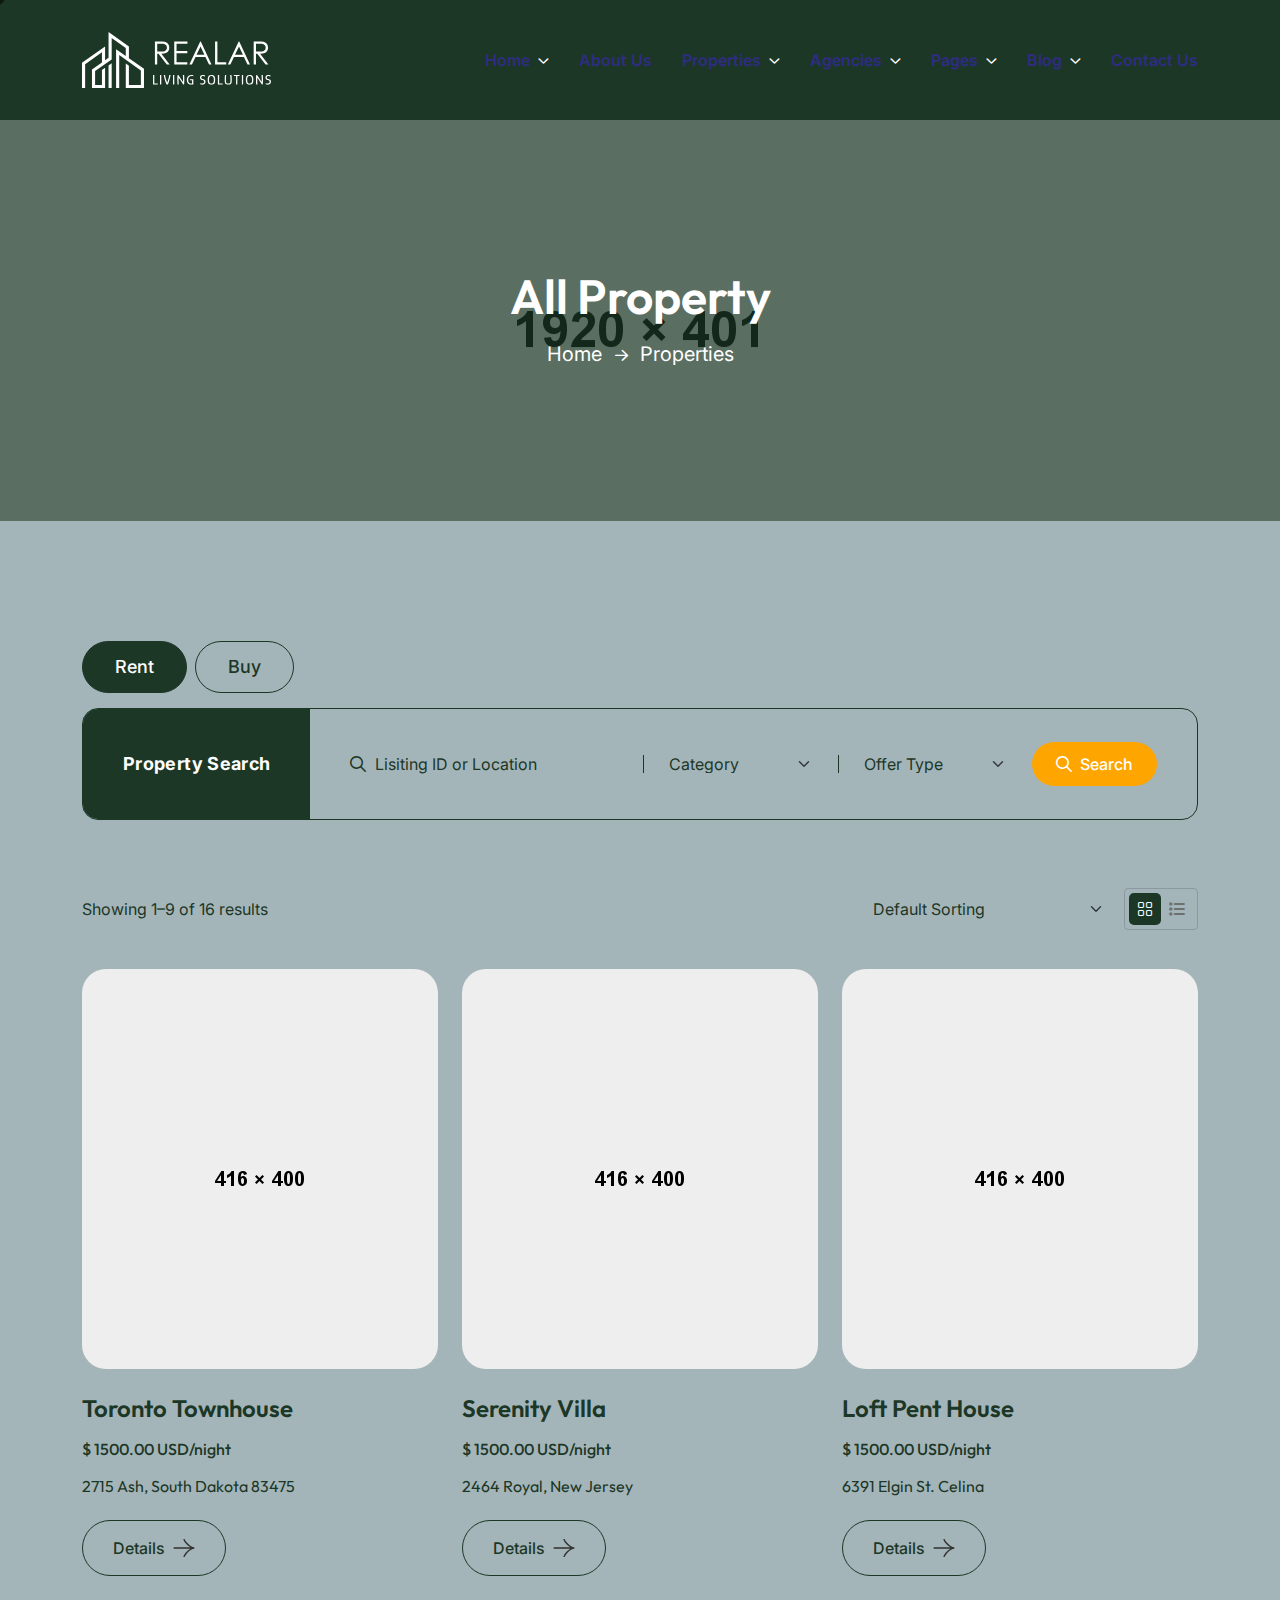
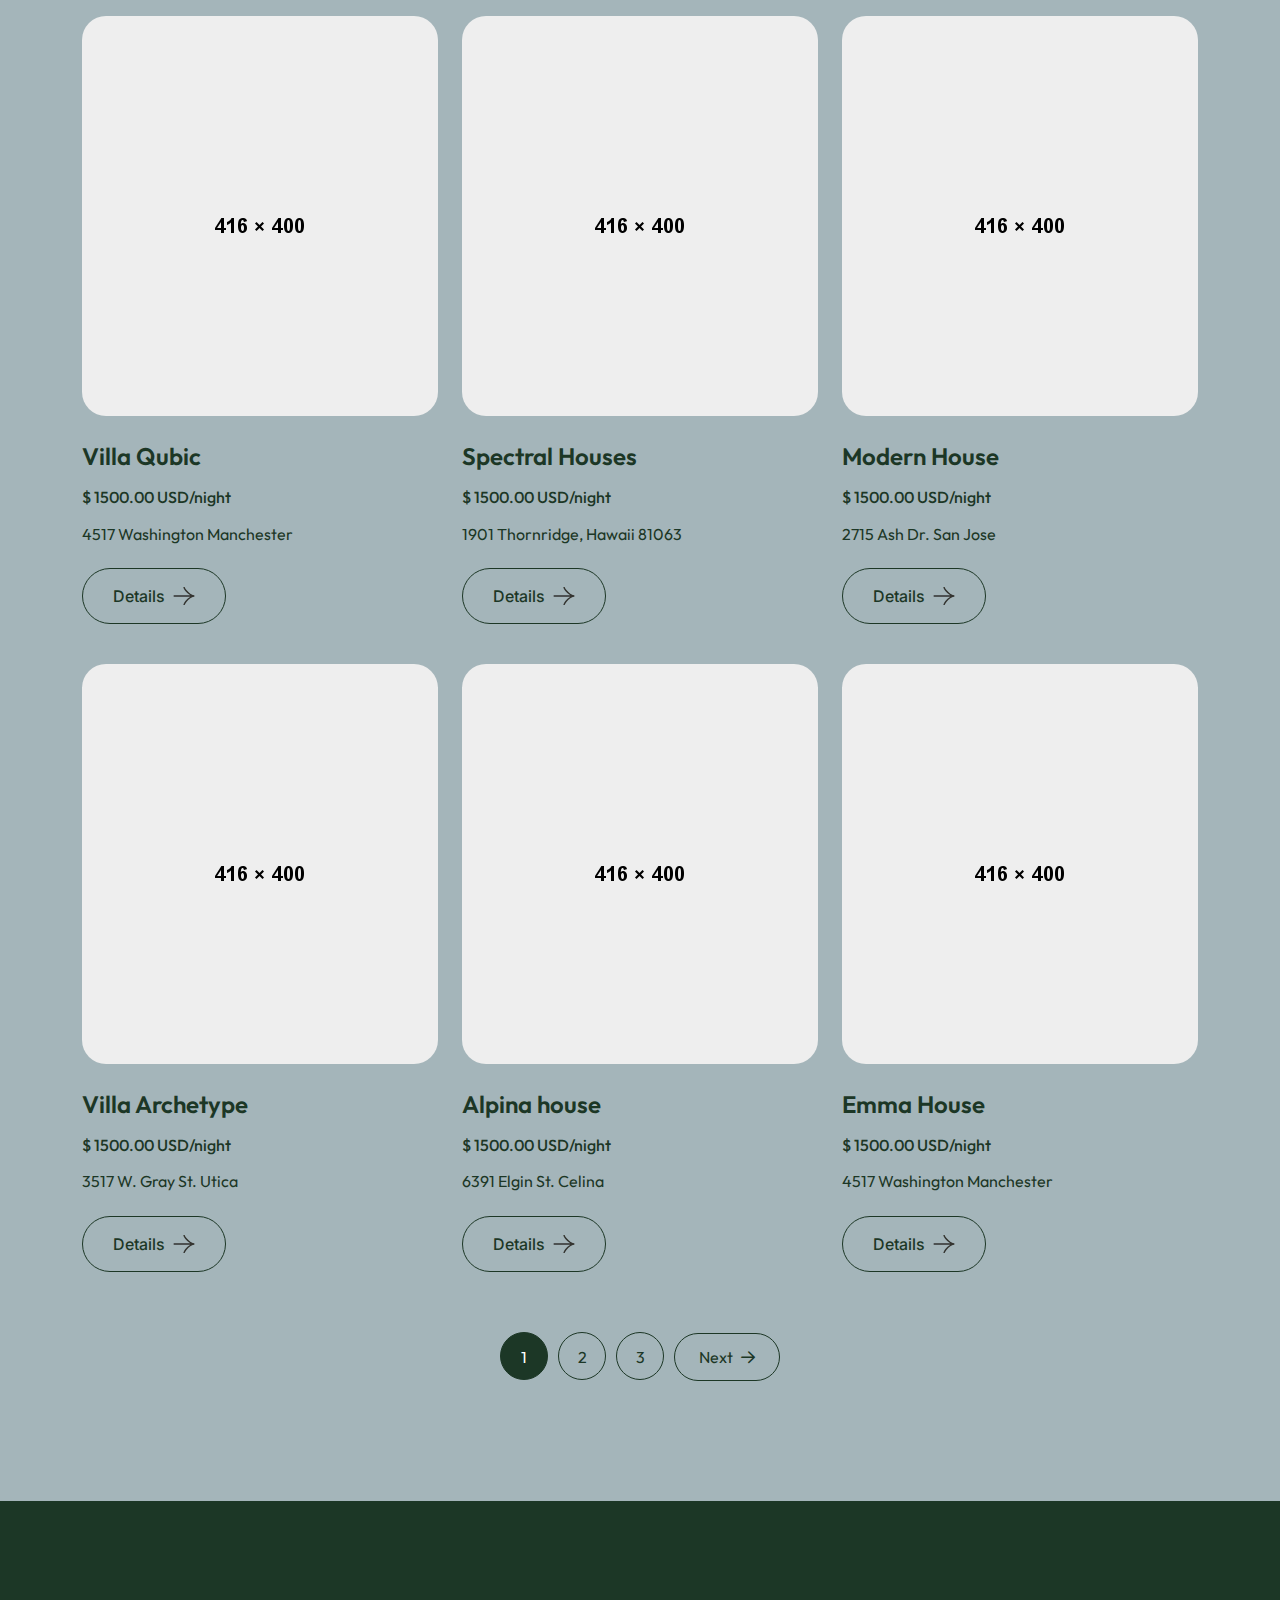
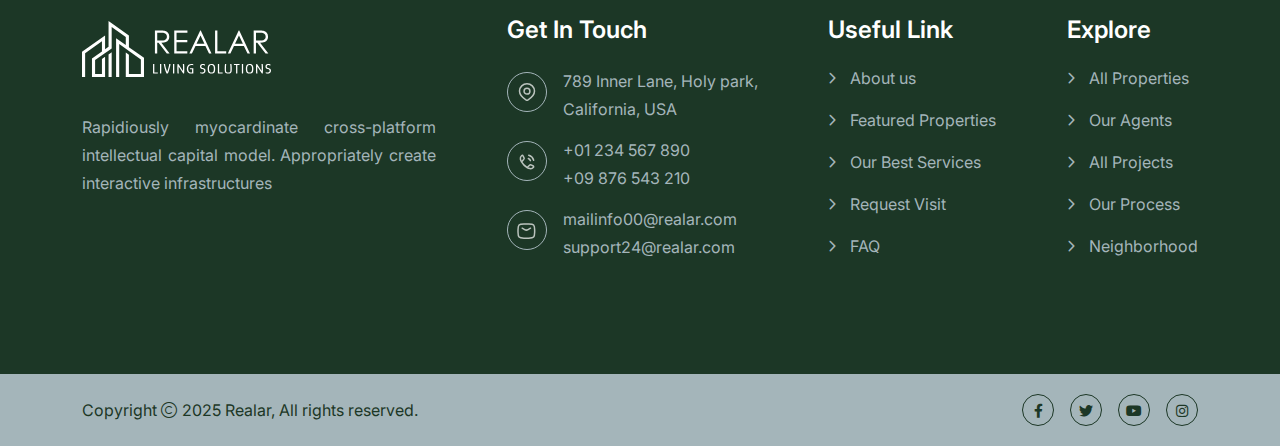
<file: property.html>
<!doctype html>
<html class="no-js" lang="zxx" dir="ltr">

<head>
    <meta charset="utf-8">
    <meta http-equiv="x-ua-compatible" content="ie=edge">
    <title>Realar - Real Estate Apartment Complex HTML Template - Property</title>
    <meta name="author" content="Realar">
    <meta name="description" content="Realar - Real Estate Apartment Complex HTML Template">
    <meta name="keywords" content="Realar - Real Estate Apartment Complex HTML Template">
    <meta name="robots" content="INDEX,FOLLOW">

    <!-- Mobile Specific Metas -->
    <meta name="viewport" content="width=device-width, initial-scale=1, shrink-to-fit=no">

    <!-- Favicons - Place favicon.ico in the root directory -->
    <link rel="apple-touch-icon" sizes="57x57" href="assets/img/favicons/apple-icon-57x57.png">
    <link rel="apple-touch-icon" sizes="60x60" href="assets/img/favicons/apple-icon-60x60.png">
    <link rel="apple-touch-icon" sizes="72x72" href="assets/img/favicons/apple-icon-72x72.png">
    <link rel="apple-touch-icon" sizes="76x76" href="assets/img/favicons/apple-icon-76x76.png">
    <link rel="apple-touch-icon" sizes="114x114" href="assets/img/favicons/apple-icon-114x114.png">
    <link rel="apple-touch-icon" sizes="120x120" href="assets/img/favicons/apple-icon-120x120.png">
    <link rel="apple-touch-icon" sizes="144x144" href="assets/img/favicons/apple-icon-144x144.png">
    <link rel="apple-touch-icon" sizes="152x152" href="assets/img/favicons/apple-icon-152x152.png">
    <link rel="apple-touch-icon" sizes="180x180" href="assets/img/favicons/apple-icon-180x180.png">
    <link rel="icon" type="image/png" sizes="192x192" href="assets/img/favicons/android-icon-192x192.png">
    <link rel="icon" type="image/png" sizes="32x32" href="assets/img/favicons/favicon-32x32.png">
    <link rel="icon" type="image/png" sizes="96x96" href="assets/img/favicons/favicon-96x96.png">
    <link rel="icon" type="image/png" sizes="16x16" href="assets/img/favicons/favicon-16x16.png">
    <link rel="manifest" href="assets/img/favicons/manifest.json">
    <meta name="msapplication-TileColor" content="#ffffff">
    <meta name="msapplication-TileImage" content="assets/img/favicons/ms-icon-144x144.png">
    <meta name="theme-color" content="#ffffff">

    <!--==============================
	  Google Fonts
	============================== -->
    <link rel="preconnect" href="https://fonts.googleapis.com">
    <link rel="preconnect" href="https://fonts.gstatic.com" crossorigin>
    <link href="https://fonts.googleapis.com/css2?family=Inter:wght@100..900&family=Outfit:wght@100..900&display=swap" rel="stylesheet">

    <!--==============================
	    All CSS File
	============================== -->
    <!-- Bootstrap -->
    <link rel="stylesheet" href="assets/css/bootstrap.min.css">
    <!-- Fontawesome Icon -->
    <link rel="stylesheet" href="assets/css/fontawesome.min.css">
    <!-- Magnific Popup -->
    <link rel="stylesheet" href="assets/css/magnific-popup.min.css">
    <!-- Swiper Js -->
    <link rel="stylesheet" href="assets/css/swiper-bundle.min.css">
    <!-- datetimepicker -->
    <link rel="stylesheet" href="assets/css/jquery.datetimepicker.min.css">
    <!-- Theme Custom CSS -->
    <link rel="stylesheet" href="assets/css/style.css">

</head>

<body class="bg-light">

    <!--[if lte IE 9]>
    	<p class="browserupgrade">You are using an <strong>outdated</strong> browser. Please <a href="https://browsehappy.com/">upgrade your browser</a> to improve your experience and security.</p>
  	<![endif]-->


    <!--********************************
   		Code Start From Here 
	******************************** -->
    <div class="cursor-follower"></div>

    <!-- slider drag cursor -->
    <div class="slider-drag-cursor"><i class="fas fa-angle-left me-2"></i> DRAG <i class="fas fa-angle-right ms-2"></i></div>

    <!--==============================
     Preloader
  ==============================-->
    <div id="preloader" class="preloader ">
        <button class="th-btn style2 preloaderCls">Cancel Preloader </button>
        <div id="loader" class="th-preloader">
            <div class="animation-preloader">
                <div class="txt-loading">
                    <span preloader-text="R" class="characters">R</span>

                    <span preloader-text="E" class="characters">E</span>

                    <span preloader-text="A" class="characters">A</span>

                    <span preloader-text="L" class="characters">L</span>

                    <span preloader-text="A" class="characters">A</span>

                    <span preloader-text="R" class="characters">R</span>
                </div>
            </div>
        </div>
    </div> <!--==============================
    Mobile Menu
  ============================== -->
    <div class="th-menu-wrapper onepage-nav">
        <div class="th-menu-area text-center">
            <button class="th-menu-toggle"><i class="fal fa-times"></i></button>
            <div class="mobile-logo">
                <a href="index.html">
                    <img src="assets/img/logo-white.svg" alt="Realar">
                </a>
            </div>
            <div class="th-mobile-menu">
                <ul>
                    <li class="menu-item-has-children">
                        <a href="index.html">
                            Home
                        </a>
                        <ul class="sub-menu">
                            <li class="menu-item-has-children">
                                <a href="#">Multipage</a>
                                <ul class="sub-menu">
                                    <li><a href="index.html">Luxury Duplex</a></li>
                                    <li><a href="home-2.html">Real Estate Agency</a></li>
                                    <li><a href="home-3.html">Commercial Real Estate</a></li>
                                    <li><a href="home-4.html">Luxury Apartment</a></li>
                                    <li><a href="home-5.html">Residencial Real Estate</a></li>
                                    <li><a href="home-6.html">Urban Real Estate</a></li>
                                    <li><a href="home-7.html">Industrial Demo</a></li>
                                    <li><a href="home-8.html">Commercial Apartment</a></li>
                                    <li><a href="home-9.html">Vacation Rental</a></li>
                                    <li><a href="home-10.html">Residencial Apartment</a></li>
                                    <li><a href="home-11.html">Architectural Demo</a></li>
                                </ul>
                            </li>
                            <li class="menu-item-has-children">
                                <a href="#">Onepage</a>
                                <ul class="sub-menu">
                                    <li><a href="home-1-op.html">Luxury Duplex</a></li>
                                    <li><a href="home-2-op.html">Real Estate Agency</a></li>
                                    <li><a href="home-3-op.html">Commercial Real Estate</a></li>
                                    <li><a href="home-4-op.html">Luxury Apartment</a></li>
                                    <li><a href="home-5-op.html">Residencial Real Estate</a></li>
                                    <li><a href="home-6-op.html">Urban Real Estate</a></li>
                                    <li><a href="home-7-op.html">Industrial Demo</a></li>
                                    <li><a href="home-8-op.html">Commercial Apartment</a></li>
                                    <li><a href="home-9-op.html">Vacation Rental</a></li>
                                    <li><a href="home-10-op.html">Residencial Apartment</a></li>
                                    <li><a href="home-11-op.html">Architectural Demo</a></li>
                                </ul>
                            </li>
                            <li class="menu-item-has-children">
                                <a href="#">RTL</a>
                                <ul class="sub-menu">
                                    <li><a href="home-1-rtl.html">Luxury Duplex</a></li>
                                    <li><a href="home-2-rtl.html">Real Estate Agency</a></li>
                                    <li><a href="home-3-rtl.html">Commercial Real Estate</a></li>
                                    <li><a href="home-4-rtl.html">Luxury Apartment</a></li>
                                    <li><a href="home-5-rtl.html">Residencial Real Estate</a></li>
                                    <li><a href="home-6-rtl.html">Urban Real Estate</a></li>
                                    <li><a href="home-7-rtl.html">Industrial Demo</a></li>
                                    <li><a href="home-8-rtl.html">Commercial Apartment</a></li>
                                    <li><a href="home-9-rtl.html">Vacation Rental</a></li>
                                    <li><a href="home-10-rtl.html">Residencial Apartment</a></li>
                                    <li><a href="home-11-rtl.html">Architectural Demo</a></li>
                                </ul>
                            </li>
                        </ul>
                    </li>
                    <li><a href="about.html">
                            About Us
                        </a></li>
                    <li class="menu-item-has-children">
                        <a href="property.html">
                            Properties
                        </a>
                        <ul class="sub-menu">
                            <li><a href="property.html">
                                    Properties
                                </a></li>
                            <li><a href="property-details.html">
                                    Property Details
                                </a></li>
                        </ul>
                    </li>
                    <li class="menu-item-has-children">
                        <a href="agency.html">
                            Agencies
                        </a>
                        <ul class="sub-menu">
                            <li><a href="agency.html">
                                    Agencies
                                </a></li>
                            <li><a href="agency-details.html">
                                    Agencies Details
                                </a></li>
                        </ul>
                    </li>
                    <li class="menu-item-has-children">
                        <a href="#">
                            Pages
                        </a>
                        <ul class="sub-menu">
                            <li><a href="team.html">
                                    Agent Page
                                </a></li>
                            <li><a href="team-details.html">
                                    Agent Details
                                </a></li>
                            <li><a href="pricing.html">
                                    Pricing Page
                                </a></li>
                            <li class="menu-item-has-children"><a href="shop.html">
                                    Shop Page
                                </a>
                                <ul class="sub-menu">
                                    <li><a href="shop.html">
                                            Shop Page
                                        </a></li>
                                    <li><a href="shop-details.html">
                                            Shop Details
                                        </a></li>
                                    <li><a href="cart.html">
                                            Cart Page
                                        </a></li>
                                    <li><a href="checkout.html">
                                            Checkout Page
                                        </a></li>
                                    <li><a href="wishlist.html">
                                            Wistlist Page
                                        </a></li>
                                </ul>
                            </li>
                            <li><a href="error.html">
                                    Error Page
                                </a></li>
                        </ul>
                    </li>
                    <li class="menu-item-has-children">
                        <a href="blog.html">
                            Blog
                        </a>
                        <ul class="sub-menu">
                            <li><a href="blog.html">
                                    Blog Page
                                </a></li>
                            <li><a href="blog-details.html">
                                    Blog Details
                                </a></li>
                        </ul>
                    </li>
                    <li><a href="contact.html">
                            Contact Us
                        </a></li>
                </ul>
            </div>
        </div>
    </div><!--==============================
    Sidemenu
============================== -->
    <div class="sidemenu-wrapper sidemenu-info d-none d-lg-block ">
        <div class="sidemenu-content">
            <button class="closeButton sideMenuCls"><i class="far fa-times"></i></button>
            <div class="widget  ">
                <div class="th-widget-about">
                    <div class="about-logo">
                        <a href="index.html"><img src="assets/img/logo.svg" alt="Realar"></a>
                    </div>
                    <p class="about-text"> Rapidiously myocardinate cross-platform intellectual capital model. Appropriately create interactive infrastructures</p>
                </div>
            </div>
            <div class="widget  ">
                <h3 class="widget_title">Get In Touch</h3>
                <div class="th-widget-contact">
                    <div class="info-box_text">
                        <div class="icon"><img src="assets/img/icon/location-dot.svg" alt="img"></div>
                        <div class="details">
                            <p>789 Inner Lane, Holy park,</p>
                            <p>California, USA</p>
                        </div>
                    </div>
                    <div class="info-box_text">
                        <div class="icon">
                            <img src="assets/img/icon/phone.svg" alt="img">
                        </div>
                        <div class="details">
                            <p><a href="tel:+0123456789" class="info-box_link">+01 234 567 890</a></p>
                            <p><a href="tel:+09876543210" class="info-box_link">+09 876 543 210</a></p>
                        </div>
                    </div>
                    <div class="info-box_text">
                        <div class="icon">
                            <img src="assets/img/icon/envelope.svg" alt="img">
                        </div>
                        <div class="details">
                            <p><a href="mailto:mailinfo00@realar.com" class="info-box_link">mailinfo00@realar.com</a></p>
                            <p><a href="mailto:support24@realar.com" class="info-box_link">support24@realar.com</a></p>
                        </div>
                    </div>
                </div>
            </div>
            <div class="widget newsletter-widget  ">
                <h3 class="widget_title">Subscribe Now</h3>
                <form class="newsletter-form">
                    <div class="form-group">
                        <input class="form-control" type="email" placeholder="Email Address" required="">
                        <button type="submit" class="th-btn"><i class="far fa-paper-plane text-theme"></i></button>
                    </div>
                </form>
                <div class="th-social style2">
                    <a href="https://www.facebook.com/"><i class="fab fa-facebook-f"></i></a>
                    <a href="https://www.twitter.com/"><i class="fab fa-twitter"></i></a>
                    <a href="https://www.linkedin.com/"><i class="fab fa-linkedin-in"></i></a>
                    <a href="https://www.behance.com/"><i class="fab fa-behance"></i></a>
                    <a href="https://www.vimeo.com/"><i class="fab fa-vimeo-v"></i></a>
                </div>
            </div>
        </div>
    </div><!--==============================
	Header Area
==============================-->
    <header class="th-header header-default">
        <div class="sticky-wrapper">
            <!-- Main Menu Area -->
            <div class="menu-area">
                <div class="container">
                    <div class="row align-items-center justify-content-between">
                        <div class="col-auto">
                            <div class="header-logo">
                                <a href="index.html">
                                    <img src="assets/img/logo-white2.svg" alt="Realar">
                                </a>
                            </div>
                        </div>
                        <div class="col-auto">
                            <nav class="main-menu d-none d-lg-inline-block">
                                <ul>
                                    <li class="menu-item-has-children">
                                        <a href="index.html">
                                            Home
                                        </a>
                                        <ul class="mega-menu mega-menu-content">
                                            <li>
                                                <div class="container">
                                                    <div class="row gy-4">
                                                        <div class="col-lg-3">
                                                            <div class="mega-menu-box">
                                                                <div class="mega-menu-img">
                                                                    <img src="assets/img/pages/index.jpg" alt="Home One">
                                                                    <div class="btn-wrap">
                                                                        <a href="index.html" class="th-btn style-border">Multipage</a>
                                                                        <a href="home-1-op.html" class="th-btn style-border">Onepage</a>
                                                                        <a href="home-1-rtl.html" class="th-btn style-border">RTL Demo</a>
                                                                    </div>
                                                                </div>
                                                                <h3 class="mega-menu-title"><a href="index.html">Luxury Duplex</a></h3>
                                                            </div>
                                                        </div>
                                                        <div class="col-lg-3">
                                                            <div class="mega-menu-box">
                                                                <div class="mega-menu-img">
                                                                    <img src="assets/img/pages/home-2.jpg" alt="Home Two">
                                                                    <div class="btn-wrap">
                                                                        <a href="home-2.html" class="th-btn style-border">Multipage</a>
                                                                        <a href="home-2-op.html" class="th-btn style-border">Onepage</a>
                                                                        <a href="home-2-rtl.html" class="th-btn style-border">RTL Demo</a>
                                                                    </div>
                                                                </div>
                                                                <h3 class="mega-menu-title"><a href="home-2.html">Real Estate Agency</a></h3>
                                                            </div>
                                                        </div>
                                                        <div class="col-lg-3">
                                                            <div class="mega-menu-box">
                                                                <div class="mega-menu-img">
                                                                    <img src="assets/img/pages/home-3.jpg" alt="Home Three">
                                                                    <div class="btn-wrap">
                                                                        <a href="home-3.html" class="th-btn style-border">Multipage</a>
                                                                        <a href="home-3-op.html" class="th-btn style-border">Onepage</a>
                                                                        <a href="home-3-rtl.html" class="th-btn style-border">RTL Demo</a>
                                                                    </div>
                                                                </div>
                                                                <h3 class="mega-menu-title"><a href="home-3.html">Commercial Real Estate</a></h3>
                                                            </div>
                                                        </div>
                                                        <div class="col-lg-3">
                                                            <div class="mega-menu-box">
                                                                <div class="mega-menu-img">
                                                                    <img src="assets/img/pages/home-4.jpg" alt="Home Four">
                                                                    <div class="btn-wrap">
                                                                        <a href="home-4.html" class="th-btn style-border">Multipage</a>
                                                                        <a href="home-4-op.html" class="th-btn style-border">Onepage</a>
                                                                        <a href="home-4-rtl.html" class="th-btn style-border">RTL Demo</a>
                                                                    </div>
                                                                </div>
                                                                <h3 class="mega-menu-title"><a href="home-4.html">Luxury Apartment</a></h3>
                                                            </div>
                                                        </div>
                                                        <div class="col-lg-3">
                                                            <div class="mega-menu-box">
                                                                <div class="mega-menu-img">
                                                                    <img src="assets/img/pages/home-5.jpg" alt="Home Five">
                                                                    <div class="btn-wrap">
                                                                        <a href="home-5.html" class="th-btn style-border">Multipage</a>
                                                                        <a href="home-5-op.html" class="th-btn style-border">Onepage</a>
                                                                        <a href="home-5-rtl.html" class="th-btn style-border">RTL Demo</a>
                                                                    </div>
                                                                </div>
                                                                <h3 class="mega-menu-title"><a href="home-5.html">Residencial Real Estate</a></h3>
                                                            </div>
                                                        </div>
                                                        <div class="col-lg-3">
                                                            <div class="mega-menu-box">
                                                                <div class="mega-menu-img">
                                                                    <img src="assets/img/pages/home-6.jpg" alt="Home Six">
                                                                    <div class="btn-wrap">
                                                                        <a href="home-6.html" class="th-btn style-border">Multipage</a>
                                                                        <a href="home-6-op.html" class="th-btn style-border">Onepage</a>
                                                                        <a href="home-6-rtl.html" class="th-btn style-border">RTL Demo</a>
                                                                    </div>
                                                                </div>
                                                                <h3 class="mega-menu-title"><a href="home-6.html">Urban Real Estate</a></h3>
                                                            </div>
                                                        </div>
                                                        <div class="col-lg-3">
                                                            <div class="mega-menu-box">
                                                                <div class="mega-menu-img">
                                                                    <img src="assets/img/pages/home-7.jpg" alt="Home Seven">
                                                                    <div class="btn-wrap">
                                                                        <a href="home-7.html" class="th-btn style-border">Multipage</a>
                                                                        <a href="home-7-op.html" class="th-btn style-border">Onepage</a>
                                                                        <a href="home-7-rtl.html" class="th-btn style-border">RTL Demo</a>
                                                                    </div>
                                                                </div>
                                                                <h3 class="mega-menu-title"><a href="home-7.html">Industrial Demo</a></h3>
                                                            </div>
                                                        </div>
                                                        <div class="col-lg-3">
                                                            <div class="mega-menu-box">
                                                                <div class="mega-menu-img">
                                                                    <img src="assets/img/pages/home-8.jpg" alt="Home Eight">
                                                                    <div class="btn-wrap">
                                                                        <a href="home-8.html" class="th-btn style-border">Multipage</a>
                                                                        <a href="home-8-op.html" class="th-btn style-border">Onepage</a>
                                                                        <a href="home-8-rtl.html" class="th-btn style-border">RTL Demo</a>
                                                                    </div>
                                                                </div>
                                                                <h3 class="mega-menu-title"><a href="home-8.html">Commercial Apartment</a></h3>
                                                            </div>
                                                        </div>
                                                        <div class="col-lg-3">
                                                            <div class="mega-menu-box">
                                                                <div class="mega-menu-img">
                                                                    <img src="assets/img/pages/home-9.jpg" alt="Home Nine">
                                                                    <div class="btn-wrap">
                                                                        <a href="home-9.html" class="th-btn style-border">Multipage</a>
                                                                        <a href="home-9-op.html" class="th-btn style-border">Onepage</a>
                                                                        <a href="home-9-rtl.html" class="th-btn style-border">RTL Demo</a>
                                                                    </div>
                                                                </div>
                                                                <h3 class="mega-menu-title"><a href="home-9.html">Vacation Rental</a></h3>
                                                            </div>
                                                        </div>
                                                        <div class="col-lg-3">
                                                            <div class="mega-menu-box">
                                                                <div class="mega-menu-img">
                                                                    <img src="assets/img/pages/home-10.jpg" alt="Home Ten">
                                                                    <div class="btn-wrap">
                                                                        <a href="home-10.html" class="th-btn style-border">Multipage</a>
                                                                        <a href="home-10-op.html" class="th-btn style-border">Onepage</a>
                                                                        <a href="home-10-rtl.html" class="th-btn style-border">RTL Demo</a>
                                                                    </div>
                                                                </div>
                                                                <h3 class="mega-menu-title"><a href="home-10.html">Residencial Apartment</a></h3>
                                                            </div>
                                                        </div>
                                                        <div class="col-lg-3">
                                                            <div class="mega-menu-box">
                                                                <div class="mega-menu-img">
                                                                    <img src="assets/img/pages/home-11.jpg" alt="Home Eleven">
                                                                    <div class="btn-wrap">
                                                                        <a href="home-11.html" class="th-btn style-border">Multipage</a>
                                                                        <a href="home-11-op.html" class="th-btn style-border">Onepage</a>
                                                                        <a href="home-11-rtl.html" class="th-btn style-border">RTL Demo</a>
                                                                    </div>
                                                                </div>
                                                                <h3 class="mega-menu-title"><a href="home-11.html">Architectural Demo</a></h3>
                                                            </div>
                                                        </div>
                                                    </div>
                                                </div>
                                            </li>
                                        </ul>
                                    </li>
                                    <li><a href="about.html">
                                            About Us
                                        </a></li>
                                    <li class="menu-item-has-children">
                                        <a href="property.html">
                                            Properties
                                        </a>
                                        <ul class="sub-menu">
                                            <li><a href="property.html">
                                                    Properties
                                                </a></li>
                                            <li><a href="property-details.html">
                                                    Property Details
                                                </a></li>
                                        </ul>
                                    </li>
                                    <li class="menu-item-has-children">
                                        <a href="agency.html">
                                            Agencies
                                        </a>
                                        <ul class="sub-menu">
                                            <li><a href="agency.html">
                                                    Agencies
                                                </a></li>
                                            <li><a href="agency-details.html">
                                                    Agencies Details
                                                </a></li>
                                        </ul>
                                    </li>
                                    <li class="menu-item-has-children">
                                        <a href="#">
                                            Pages
                                        </a>
                                        <ul class="sub-menu">
                                            <li><a href="team.html">
                                                    Agent Page
                                                </a></li>
                                            <li><a href="team-details.html">
                                                    Agent Details
                                                </a></li>
                                            <li><a href="pricing.html">
                                                    Pricing Page
                                                </a></li>
                                            <li class="menu-item-has-children"><a href="shop.html">
                                                    Shop Page
                                                </a>
                                                <ul class="sub-menu">
                                                    <li><a href="shop.html">
                                                            Shop Page
                                                        </a></li>
                                                    <li><a href="shop-details.html">
                                                            Shop Details
                                                        </a></li>
                                                    <li><a href="cart.html">
                                                            Cart Page
                                                        </a></li>
                                                    <li><a href="checkout.html">
                                                            Checkout Page
                                                        </a></li>
                                                    <li><a href="wishlist.html">
                                                            Wistlist Page
                                                        </a></li>
                                                </ul>
                                            </li>
                                            <li><a href="error.html">
                                                    Error Page
                                                </a></li>
                                        </ul>
                                    </li>
                                    <li class="menu-item-has-children">
                                        <a href="blog.html">
                                            Blog
                                        </a>
                                        <ul class="sub-menu">
                                            <li><a href="blog.html">
                                                    Blog Page
                                                </a></li>
                                            <li><a href="blog-details.html">
                                                    Blog Details
                                                </a></li>
                                        </ul>
                                    </li>
                                    <li><a href="contact.html">
                                            Contact Us
                                        </a></li>
                                </ul>
                            </nav>
                            <div class="header-button d-flex d-lg-none">
                                <button type="button" class="th-menu-toggle sidebar-btn">
                                    <span class="line"></span>
                                    <span class="line"></span>
                                    <span class="line"></span>
                                </button>
                            </div>
                        </div>
                        <div class="col-auto d-none d-xxl-block">
                            <div class="header-button">
                                <a href="contact.html" class="th-btn style-border th-btn-icon">Request A Visit</a>
                                <button type="button" class="simple-icon sideMenuInfo sidebar-btn style2">
                                    <span class="line"></span>
                                    <span class="line"></span>
                                    <span class="line"></span>
                                </button>
                            </div>
                        </div>
                    </div>
                </div>
            </div>
        </div>
    </header>


    <!--==============================
    Breadcumb
============================== -->
    <div class="breadcumb-wrapper " data-bg-src="assets/img/bg/breadcumb-bg.jpg">
        <div class="container">
            <div class="row justify-content-center">
                <div class="col-xl-9">
                    <div class="breadcumb-content">
                        <h1 class="breadcumb-title">All Property</h1>
                        <ul class="breadcumb-menu">
                            <li><a href="index.html">Home</a></li>
                            <li>Properties</li>
                        </ul>
                    </div>
                </div>
            </div>
        </div>
    </div><!--==============================
Property Page Area
==============================-->
    <section class="space-top space-extra-bottom">
        <div class="container">
            <ul class="nav nav-tabs property-tab" role="tablist">
                <li class="nav-item" role="presentation">
                    <button class="nav-link active" id="rent-tab" data-bs-toggle="tab" data-bs-target="#rent-tab-pane" type="button" role="tab" aria-controls="rent-tab-pane" aria-selected="true">Rent</button>
                </li>
                <li class="nav-item" role="presentation">
                    <button class="nav-link" id="buy-tab" data-bs-toggle="tab" data-bs-target="#buy-tab-pane" type="button" role="tab" aria-controls="buy-tab-pane" aria-selected="false">Buy</button>
                </li>
            </ul>
            <div class="tab-content">
                <div class="tab-pane fade show active" id="rent-tab-pane" role="tabpanel" aria-labelledby="rent-tab" tabindex="0">
                    <form class="property-search-form">
                        <label>Property Search</label>
                        <div class="form-group">
                            <i class="far fa-search"></i>
                            <input class="form-control" type="text" placeholder="Lisiting ID or Location">
                        </div>
                        <select class="form-select">
                            <option value="category" selected="selected">Category</option>
                            <option value="luxury">Luxury</option>
                            <option value="commercial">Commercial</option>
                        </select>
                        <select class="form-select">
                            <option value="offer_type" selected="selected">Offer Type</option>
                            <option value="popularity">Popularity</option>
                            <option value="rating">Rating</option>
                            <option value="date">Latest</option>
                        </select>
                        <button class="th-btn" type="submit"><i class="far fa-search"></i> Search</button>
                    </form>
                </div>
                <div class="tab-pane fade" id="buy-tab-pane" role="tabpanel" aria-labelledby="buy-tab" tabindex="0">
                    <form class="property-search-form">
                        <label>Property Search</label>
                        <div class="form-group">
                            <i class="far fa-search"></i>
                            <input class="form-control" type="text" placeholder="Lisiting ID or Location">
                        </div>
                        <select class="form-select">
                            <option value="category" selected="selected">Category</option>
                            <option value="luxury">Luxury</option>
                            <option value="commercial">Commercial</option>
                        </select>
                        <select class="form-select">
                            <option value="offer_type" selected="selected">Offer Type</option>
                            <option value="popularity">Popularity</option>
                            <option value="rating">Rating</option>
                            <option value="date">Latest</option>
                        </select>
                        <button class="th-btn" type="submit"><i class="far fa-search"></i> Search</button>
                    </form>
                </div>
            </div>
            <div class="th-sort-bar">
                <div class="row justify-content-between align-items-center">
                    <div class="col-md">
                        <p class="woocommerce-result-count">Showing 1–9 of 16 results</p>
                    </div>

                    <div class="col-md-auto">
                        <div class="sorting-filter-wrap">
                            <form class="woocommerce-ordering" method="get">
                                <select name="orderby" class="orderby" aria-label="Shop order">
                                    <option value="menu_order" selected="selected">Default Sorting</option>
                                    <option value="popularity">Sort by popularity</option>
                                    <option value="rating">Sort by average rating</option>
                                    <option value="date">Sort by latest</option>
                                    <option value="price">Sort by price: low to high</option>
                                    <option value="price-desc">Sort by price: high to low</option>
                                </select>
                            </form>
                            <div class="nav" role=tablist>
                                <a class="active" href="#" id="tab-shop-list" data-bs-toggle="tab" data-bs-target="#tab-list" role="tab" aria-controls="tab-grid" aria-selected="false"><i class="fa-light fa-grid-2"></i></a>
                                <a href="#" id="tab-shop-grid" data-bs-toggle="tab" data-bs-target="#tab-grid" role="tab" aria-controls="tab-grid" aria-selected="true"><i class="fa-solid fa-list"></i></a>
                            </div>
                        </div>
                    </div>
                </div>
            </div>
            <div class="tab-content" id="nav-tabContent">
                <div class="tab-pane fade active show" id="tab-list" role="tabpanel" aria-labelledby="tab-shop-list">
                    <div class="row gy-40">
                        <div class="col-md-6 col-xl-4">
                            <div class="property-card2">
                                <div class="property-card-thumb img-shine">
                                    <img src="assets/img/property/property-s-1-1.jpg" alt="img">
                                </div>
                                <div class="property-card-details">
                                    <div class="media-left">
                                        <h4 class="property-card-title"><a href="property-details.html">Toronto Townhouse</a></h4>
                                        <h5 class="property-card-price">$ 1500.00 USD/night</h5>
                                        <p class="property-card-location">2715 Ash, South Dakota 83475</p>
                                    </div>
                                    <div class="btn-wrap">
                                        <a href="property-details.html" class="th-btn style-border2 th-btn-icon">Details</a>
                                    </div>
                                </div>
                            </div>
                        </div>

                        <div class="col-md-6 col-xl-4">
                            <div class="property-card2">
                                <div class="property-card-thumb img-shine">
                                    <img src="assets/img/property/property-s-1-2.jpg" alt="img">
                                </div>
                                <div class="property-card-details">
                                    <div class="media-left">
                                        <h4 class="property-card-title"><a href="property-details.html">Serenity Villa</a></h4>
                                        <h5 class="property-card-price">$ 1500.00 USD/night</h5>
                                        <p class="property-card-location">2464 Royal, New Jersey</p>
                                    </div>
                                    <div class="btn-wrap">
                                        <a href="property-details.html" class="th-btn style-border2 th-btn-icon">Details</a>
                                    </div>
                                </div>
                            </div>
                        </div>

                        <div class="col-md-6 col-xl-4">
                            <div class="property-card2">
                                <div class="property-card-thumb img-shine">
                                    <img src="assets/img/property/property-s-1-3.jpg" alt="img">
                                </div>
                                <div class="property-card-details">
                                    <div class="media-left">
                                        <h4 class="property-card-title"><a href="property-details.html">Loft Pent House</a></h4>
                                        <h5 class="property-card-price">$ 1500.00 USD/night</h5>
                                        <p class="property-card-location">6391 Elgin St. Celina</p>
                                    </div>
                                    <div class="btn-wrap">
                                        <a href="property-details.html" class="th-btn style-border2 th-btn-icon">Details</a>
                                    </div>
                                </div>
                            </div>
                        </div>

                        <div class="col-md-6 col-xl-4">
                            <div class="property-card2">
                                <div class="property-card-thumb img-shine">
                                    <img src="assets/img/property/property-s-1-4.jpg" alt="img">
                                </div>
                                <div class="property-card-details">
                                    <div class="media-left">
                                        <h4 class="property-card-title"><a href="property-details.html">Villa Qubic</a></h4>
                                        <h5 class="property-card-price">$ 1500.00 USD/night</h5>
                                        <p class="property-card-location">4517 Washington Manchester</p>
                                    </div>
                                    <div class="btn-wrap">
                                        <a href="property-details.html" class="th-btn style-border2 th-btn-icon">Details</a>
                                    </div>
                                </div>
                            </div>
                        </div>

                        <div class="col-md-6 col-xl-4">
                            <div class="property-card2">
                                <div class="property-card-thumb img-shine">
                                    <img src="assets/img/property/property-s-1-5.jpg" alt="img">
                                </div>
                                <div class="property-card-details">
                                    <div class="media-left">
                                        <h4 class="property-card-title"><a href="property-details.html">Spectral Houses</a></h4>
                                        <h5 class="property-card-price">$ 1500.00 USD/night</h5>
                                        <p class="property-card-location">1901 Thornridge, Hawaii 81063</p>
                                    </div>
                                    <div class="btn-wrap">
                                        <a href="property-details.html" class="th-btn style-border2 th-btn-icon">Details</a>
                                    </div>
                                </div>
                            </div>
                        </div>

                        <div class="col-md-6 col-xl-4">
                            <div class="property-card2">
                                <div class="property-card-thumb img-shine">
                                    <img src="assets/img/property/property-s-1-6.jpg" alt="img">
                                </div>
                                <div class="property-card-details">
                                    <div class="media-left">
                                        <h4 class="property-card-title"><a href="property-details.html">Modern House</a></h4>
                                        <h5 class="property-card-price">$ 1500.00 USD/night</h5>
                                        <p class="property-card-location">2715 Ash Dr. San Jose</p>
                                    </div>
                                    <div class="btn-wrap">
                                        <a href="property-details.html" class="th-btn style-border2 th-btn-icon">Details</a>
                                    </div>
                                </div>
                            </div>
                        </div>

                        <div class="col-md-6 col-xl-4">
                            <div class="property-card2">
                                <div class="property-card-thumb img-shine">
                                    <img src="assets/img/property/property-s-1-7.jpg" alt="img">
                                </div>
                                <div class="property-card-details">
                                    <div class="media-left">
                                        <h4 class="property-card-title"><a href="property-details.html">Villa Archetype</a></h4>
                                        <h5 class="property-card-price">$ 1500.00 USD/night</h5>
                                        <p class="property-card-location">3517 W. Gray St. Utica</p>
                                    </div>
                                    <div class="btn-wrap">
                                        <a href="property-details.html" class="th-btn style-border2 th-btn-icon">Details</a>
                                    </div>
                                </div>
                            </div>
                        </div>

                        <div class="col-md-6 col-xl-4">
                            <div class="property-card2">
                                <div class="property-card-thumb img-shine">
                                    <img src="assets/img/property/property-s-1-8.jpg" alt="img">
                                </div>
                                <div class="property-card-details">
                                    <div class="media-left">
                                        <h4 class="property-card-title"><a href="property-details.html">Alpina house</a></h4>
                                        <h5 class="property-card-price">$ 1500.00 USD/night</h5>
                                        <p class="property-card-location">6391 Elgin St. Celina</p>
                                    </div>
                                    <div class="btn-wrap">
                                        <a href="property-details.html" class="th-btn style-border2 th-btn-icon">Details</a>
                                    </div>
                                </div>
                            </div>
                        </div>

                        <div class="col-md-6 col-xl-4">
                            <div class="property-card2">
                                <div class="property-card-thumb img-shine">
                                    <img src="assets/img/property/property-s-1-9.jpg" alt="img">
                                </div>
                                <div class="property-card-details">
                                    <div class="media-left">
                                        <h4 class="property-card-title"><a href="property-details.html">Emma House</a></h4>
                                        <h5 class="property-card-price">$ 1500.00 USD/night</h5>
                                        <p class="property-card-location">4517 Washington Manchester</p>
                                    </div>
                                    <div class="btn-wrap">
                                        <a href="property-details.html" class="th-btn style-border2 th-btn-icon">Details</a>
                                    </div>
                                </div>
                            </div>
                        </div>

                    </div>

                </div>
                <div class="tab-pane fade" id="tab-grid" role="tabpanel" aria-labelledby="tab-shop-grid">
                    <div class="property-card-wrap style-dark">
                        <div class="property-thumb">
                            <img src="assets/img/property/property1-1.png" alt="img">
                        </div>
                        <div class="property-card style-dark">
                            <div class="property-card-number">
                                01 </div>
                            <div class="property-card-details">
                                <span class="property-card-subtitle">Apartment</span>
                                <h4 class="property-card-title"><a href="property-details.html">Villa Berkel-Enschot</a></h4>
                                <p class="property-card-text">Rapidiously myocardinate cross-platform intellectual capital model. Appropriately create interactive infrastructures</p>
                                <div class="property-card-price-meta">
                                    <h5 class="property-card-price">$45,000.00</h5>
                                    <div class="property-ratting-wrap">
                                        <div class="star-ratting">
                                            <i class="fas fa-star"></i>
                                            4.9
                                        </div>
                                        10 Review
                                    </div>
                                </div>
                                <div class="property-card-meta">
                                    <span><img src="assets/img/icon/property-icon1-1.svg" alt="img">Bed 4</span>
                                    <span class="divider-line"></span>
                                    <span><img src="assets/img/icon/property-icon1-2.svg" alt="img">Bath 2</span>
                                    <span class="divider-line"></span>
                                    <span><img src="assets/img/icon/property-icon1-3.svg" alt="img">1500 sqft</span>
                                </div>
                                <div class="property-btn-wrap">
                                    <div class="property-author-wrap">
                                        <img src="assets/img/property/property-user-1-1.png" alt="img">
                                        <a href="property-details.html">Admin</a>
                                    </div>
                                    <a href="property-details.html" class="th-btn style-border2 th-btn-icon">Details</a>
                                </div>
                            </div>
                        </div>
                    </div>

                    <div class="property-card-wrap style-dark">
                        <div class="property-thumb">
                            <img src="assets/img/property/property1-2.png" alt="img">
                        </div>
                        <div class="property-card style-dark">
                            <div class="property-card-number">
                                02 </div>
                            <div class="property-card-details">
                                <span class="property-card-subtitle">Apartment</span>
                                <h4 class="property-card-title"><a href="property-details.html">Toronto Townhouse</a></h4>
                                <p class="property-card-text">Rapidiously myocardinate cross-platform intellectual capital model. Appropriately create interactive infrastructures</p>
                                <div class="property-card-price-meta">
                                    <h5 class="property-card-price">$45,000.00</h5>
                                    <div class="property-ratting-wrap">
                                        <div class="star-ratting">
                                            <i class="fas fa-star"></i>
                                            4.9
                                        </div>
                                        10 Review
                                    </div>
                                </div>
                                <div class="property-card-meta">
                                    <span><img src="assets/img/icon/property-icon1-1.svg" alt="img">Bed 4</span>
                                    <span class="divider-line"></span>
                                    <span><img src="assets/img/icon/property-icon1-2.svg" alt="img">Bath 2</span>
                                    <span class="divider-line"></span>
                                    <span><img src="assets/img/icon/property-icon1-3.svg" alt="img">1500 sqft</span>
                                </div>
                                <div class="property-btn-wrap">
                                    <div class="property-author-wrap">
                                        <img src="assets/img/property/property-user-1-2.png" alt="img">
                                        <a href="property-details.html">Admin</a>
                                    </div>
                                    <a href="property-details.html" class="th-btn style-border2 th-btn-icon">Details</a>
                                </div>
                            </div>
                        </div>
                    </div>

                    <div class="property-card-wrap style-dark">
                        <div class="property-thumb">
                            <img src="assets/img/property/property1-3.png" alt="img">
                        </div>
                        <div class="property-card style-dark">
                            <div class="property-card-number">
                                03 </div>
                            <div class="property-card-details">
                                <span class="property-card-subtitle">Apartment</span>
                                <h4 class="property-card-title"><a href="property-details.html">Virgin Vineyard House</a></h4>
                                <p class="property-card-text">Rapidiously myocardinate cross-platform intellectual capital model. Appropriately create interactive infrastructures</p>
                                <div class="property-card-price-meta">
                                    <h5 class="property-card-price">$45,000.00</h5>
                                    <div class="property-ratting-wrap">
                                        <div class="star-ratting">
                                            <i class="fas fa-star"></i>
                                            4.9
                                        </div>
                                        10 Review
                                    </div>
                                </div>
                                <div class="property-card-meta">
                                    <span><img src="assets/img/icon/property-icon1-1.svg" alt="img">Bed 4</span>
                                    <span class="divider-line"></span>
                                    <span><img src="assets/img/icon/property-icon1-2.svg" alt="img">Bath 2</span>
                                    <span class="divider-line"></span>
                                    <span><img src="assets/img/icon/property-icon1-3.svg" alt="img">1500 sqft</span>
                                </div>
                                <div class="property-btn-wrap">
                                    <div class="property-author-wrap">
                                        <img src="assets/img/property/property-user-1-3.png" alt="img">
                                        <a href="property-details.html">Admin</a>
                                    </div>
                                    <a href="property-details.html" class="th-btn style-border2 th-btn-icon">Details</a>
                                </div>
                            </div>
                        </div>
                    </div>

                    <div class="property-card-wrap style-dark">
                        <div class="property-thumb">
                            <img src="assets/img/property/property1-4.png" alt="img">
                        </div>
                        <div class="property-card style-dark">
                            <div class="property-card-number">
                                04 </div>
                            <div class="property-card-details">
                                <span class="property-card-subtitle">Apartment</span>
                                <h4 class="property-card-title"><a href="property-details.html">Apartments Auckland</a></h4>
                                <p class="property-card-text">Rapidiously myocardinate cross-platform intellectual capital model. Appropriately create interactive infrastructures</p>
                                <div class="property-card-price-meta">
                                    <h5 class="property-card-price">$45,000.00</h5>
                                    <div class="property-ratting-wrap">
                                        <div class="star-ratting">
                                            <i class="fas fa-star"></i>
                                            4.9
                                        </div>
                                        10 Review
                                    </div>
                                </div>
                                <div class="property-card-meta">
                                    <span><img src="assets/img/icon/property-icon1-1.svg" alt="img">Bed 4</span>
                                    <span class="divider-line"></span>
                                    <span><img src="assets/img/icon/property-icon1-2.svg" alt="img">Bath 2</span>
                                    <span class="divider-line"></span>
                                    <span><img src="assets/img/icon/property-icon1-3.svg" alt="img">1500 sqft</span>
                                </div>
                                <div class="property-btn-wrap">
                                    <div class="property-author-wrap">
                                        <img src="assets/img/property/property-user-1-4.png" alt="img">
                                        <a href="property-details.html">Admin</a>
                                    </div>
                                    <a href="property-details.html" class="th-btn style-border2 th-btn-icon">Details</a>
                                </div>
                            </div>
                        </div>
                    </div>

                </div>

            </div>
            <div class="mt-60 text-center">
                <div class="th-pagination ">
                    <ul>
                        <!-- <li><a class="prev-page" href="blog.html"><i class="far fa-arrow-left me-2"></i>Previous</a></li> -->
                        <li><a class="active" href="blog.html">1</a></li>
                        <li><a href="blog.html">2</a></li>
                        <li><a href="blog.html">3</a></li>
                        <li><a class="next-page" href="blog.html">Next<i class="far fa-arrow-right ms-2"></i></a></li>
                    </ul>
                </div>
            </div>
        </div>
    </section><!--==============================
	Footer Area
==============================-->
    <footer class="footer-wrapper footer-default bg-theme">
        <div class="widget-area">
            <div class="container">
                <div class="row justify-content-between">
                    <div class="col-md-6 col-xl-auto">
                        <div class="widget footer-widget">
                            <div class="th-widget-about">
                                <div class="about-logo">
                                    <a href="index.html"><img src="assets/img/logo-white2.svg" alt="Realar"></a>
                                </div>
                                <p class="about-text"> Rapidiously myocardinate cross-platform intellectual capital model. Appropriately create interactive infrastructures</p>
                            </div>
                        </div>
                    </div>
                    <div class="col-md-6 col-xl-auto">
                        <div class="widget footer-widget">
                            <h3 class="widget_title">Get In Touch</h3>
                            <div class="th-widget-contact">
                                <div class="info-box_text">
                                    <div class="icon"><img src="assets/img/icon/location-dot.svg" alt="img"></div>
                                    <div class="details">
                                        <p>789 Inner Lane, Holy park,</p>
                                        <p>California, USA</p>
                                    </div>
                                </div>
                                <div class="info-box_text">
                                    <div class="icon">
                                        <img src="assets/img/icon/phone.svg" alt="img">
                                    </div>
                                    <div class="details">
                                        <p><a href="tel:+0123456789" class="info-box_link">+01 234 567 890</a></p>
                                        <p><a href="tel:+09876543210" class="info-box_link">+09 876 543 210</a></p>
                                    </div>
                                </div>
                                <div class="info-box_text">
                                    <div class="icon">
                                        <img src="assets/img/icon/envelope.svg" alt="img">
                                    </div>
                                    <div class="details">
                                        <p><a href="mailto:mailinfo00@realar.com" class="info-box_link">mailinfo00@realar.com</a></p>
                                        <p><a href="mailto:support24@realar.com" class="info-box_link">support24@realar.com</a></p>
                                    </div>
                                </div>
                            </div>
                        </div>
                    </div>
                    <div class="col-md-6 col-xl-auto">
                        <div class="widget widget_nav_menu footer-widget">
                            <h3 class="widget_title">Useful Link</h3>
                            <div class="menu-all-pages-container">
                                <ul class="menu">
                                    <li><a href="about.html">About us</a></li>
                                    <li><a href="property.html">Featured Properties</a></li>
                                    <li><a href="agency.html">Our Best Services</a></li>
                                    <li><a href="contact.html">Request Visit</a></li>
                                    <li><a href="contact.html">FAQ</a></li>
                                </ul>
                            </div>
                        </div>
                    </div>
                    <div class="col-md-6 col-xl-auto">
                        <div class="widget widget_nav_menu footer-widget">
                            <h3 class="widget_title">Explore</h3>
                            <div class="menu-all-pages-container">
                                <ul class="menu">
                                    <li><a href="property.html">All Properties</a></li>
                                    <li><a href="team.html">Our Agents</a></li>
                                    <li><a href="property.html">All Projects</a></li>
                                    <li><a href="about.html">Our Process</a></li>
                                    <li><a href="contact.html">Neighborhood</a></li>
                                </ul>
                            </div>
                        </div>
                    </div>
                </div>
            </div>
        </div>
        <div class="copyright-wrap bg-light">
            <div class="container">
                <div class="row gy-3 align-items-center">
                    <div class="col-lg-6">
                        <p class="copyright-text">
                            Copyright <i class="fal fa-copyright"></i> 2025 <a href="index.html">Realar</a>, All rights reserved.</p>
                    </div>
                    <div class="col-lg-6">
                        <div class="th-social justify-content-lg-end justify-content-center">
                            <a href="https://www.facebook.com/"><i class="fab fa-facebook-f"></i></a>
                            <a href="https://www.twitter.com/"><i class="fab fa-twitter"></i></a>
                            <a href="https://www.instagram.com/"><i class="fab fa-youtube"></i></a>
                            <a href="https://www.instagram.com/"><i class="fab fa-instagram"></i></a>
                        </div>
                    </div>
                </div>
            </div>
        </div>
    </footer>

    <!--********************************
			Code End  Here 
	******************************** -->

    <!-- Scroll To Top -->
    <div class="scroll-top">
        <svg class="progress-circle svg-content" width="100%" height="100%" viewBox="-1 -1 102 102">
            <path d="M50,1 a49,49 0 0,1 0,98 a49,49 0 0,1 0,-98" style="transition: stroke-dashoffset 10ms linear 0s; stroke-dasharray: 307.919, 307.919; stroke-dashoffset: 307.919;"></path>
        </svg>
    </div>

    <!--==============================
    All Js File
============================== -->
    <!-- Jquery -->
    <script src="assets/js/vendor/jquery-3.7.1.min.js"></script>

    <!-- Swiper Js -->
    <script src="assets/js/swiper-bundle.min.js"></script>
    <!-- Bootstrap -->
    <script src="assets/js/bootstrap.min.js"></script>
    <!-- Magnific Popup -->
    <script src="assets/js/jquery.magnific-popup.min.js"></script>
    <!-- Counter Up -->
    <script src="assets/js/jquery.counterup.min.js"></script>
    <!-- Range Slider -->
    <script src="assets/js/jquery-ui.min.js"></script>
    <!-- Isotope Filter -->
    <script src="assets/js/imagesloaded.pkgd.min.js"></script>
    <script src="assets/js/isotope.pkgd.min.js"></script>
    <!-- Gsap -->
    <script src="assets/js/gsap.min.js"></script>
    <!-- DateTime JS -->
    <script src="assets/js/jquery.datetimepicker.min.js"></script>

    <!-- 360 degree Js -->
    <script src="assets/js/threesixty.min.js"></script>
    <script src="assets/js/panolens.min.js"></script>



    <!-- Main Js File -->
    <script src="assets/js/main.js"></script>
</body>

</html>
</file>
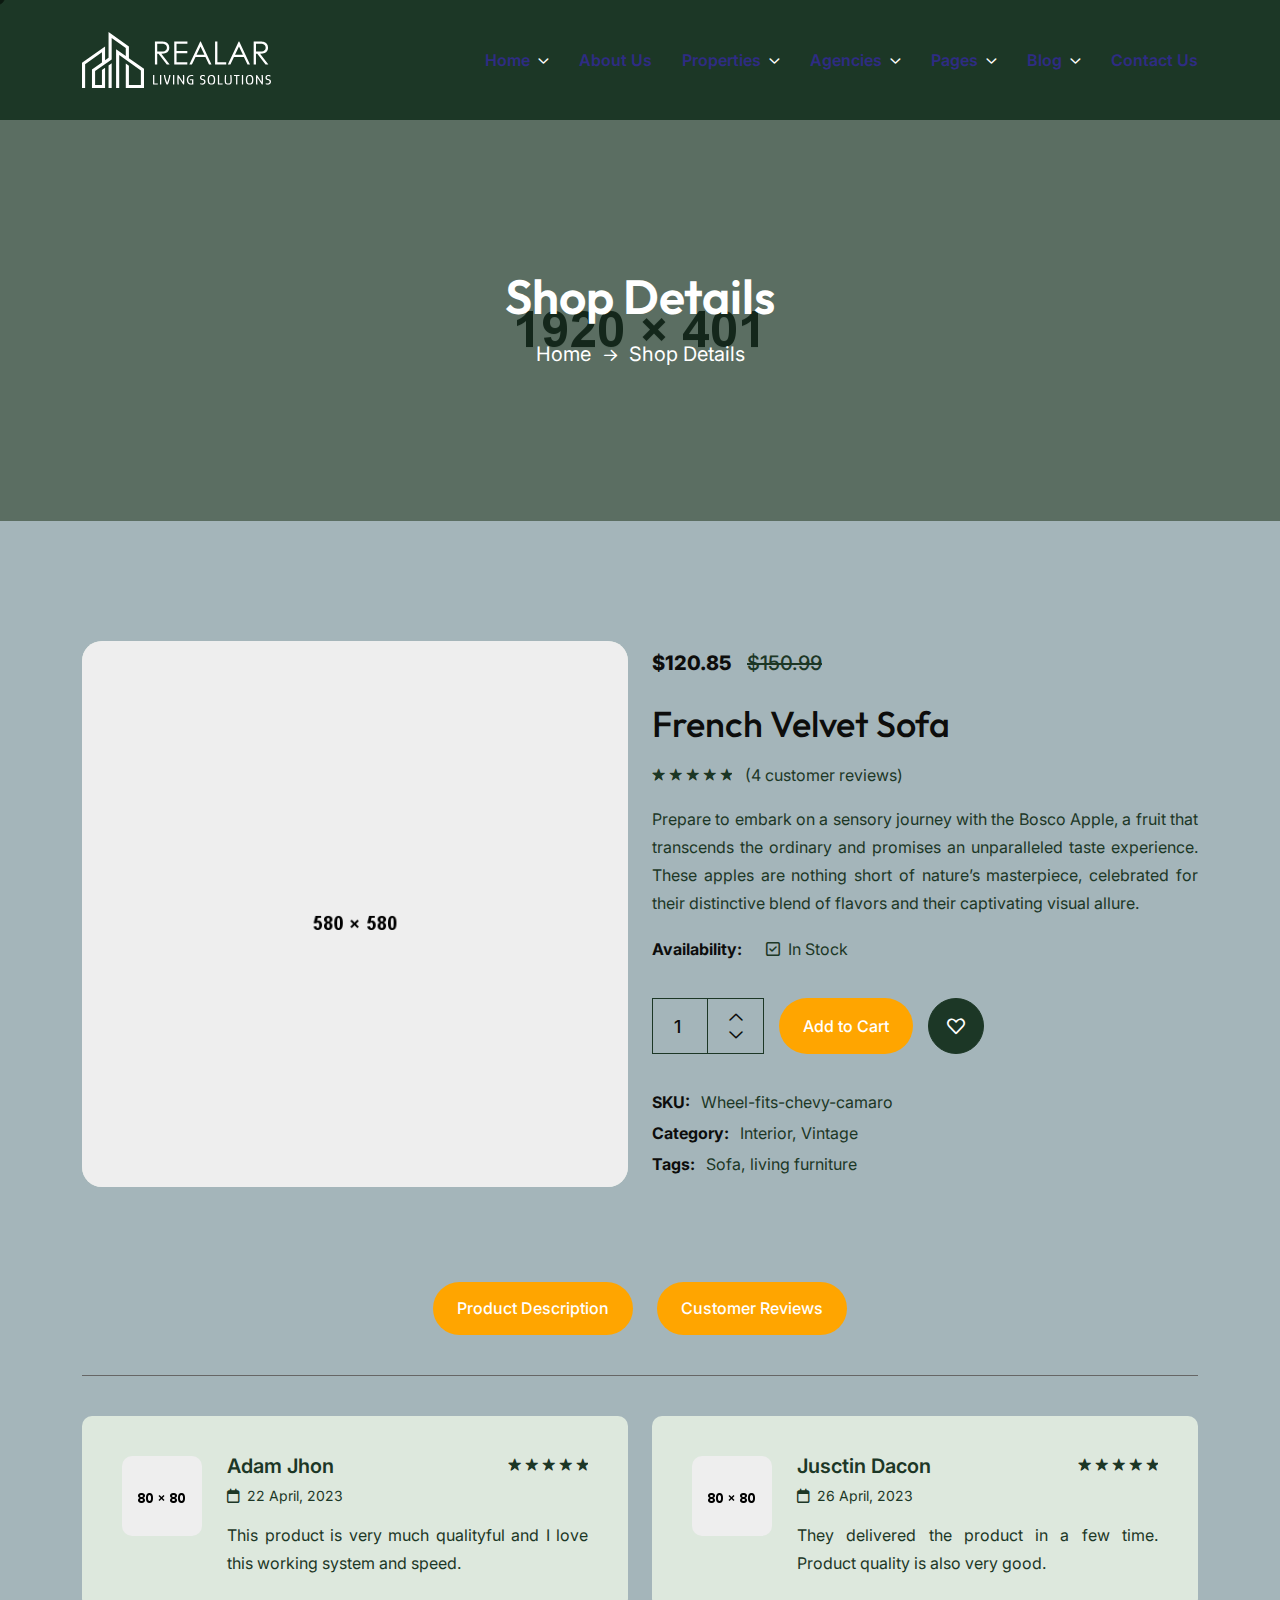
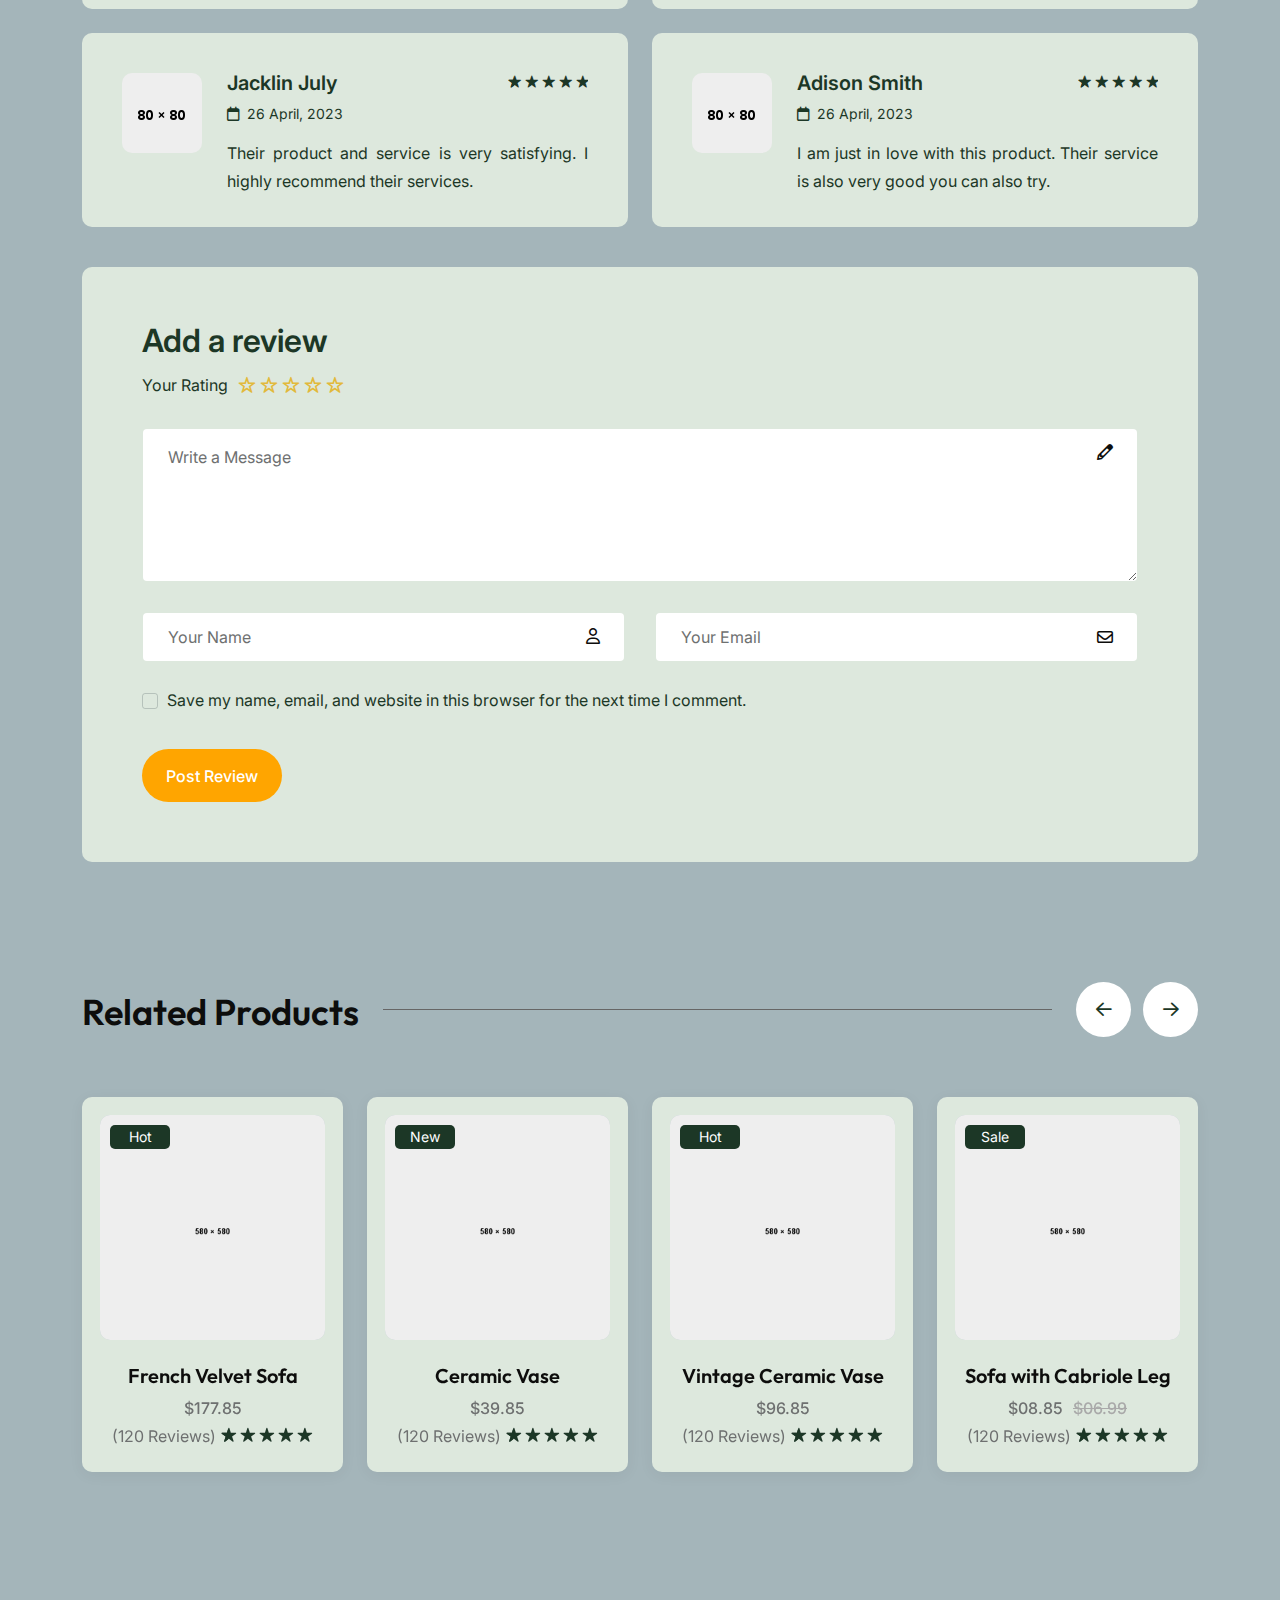
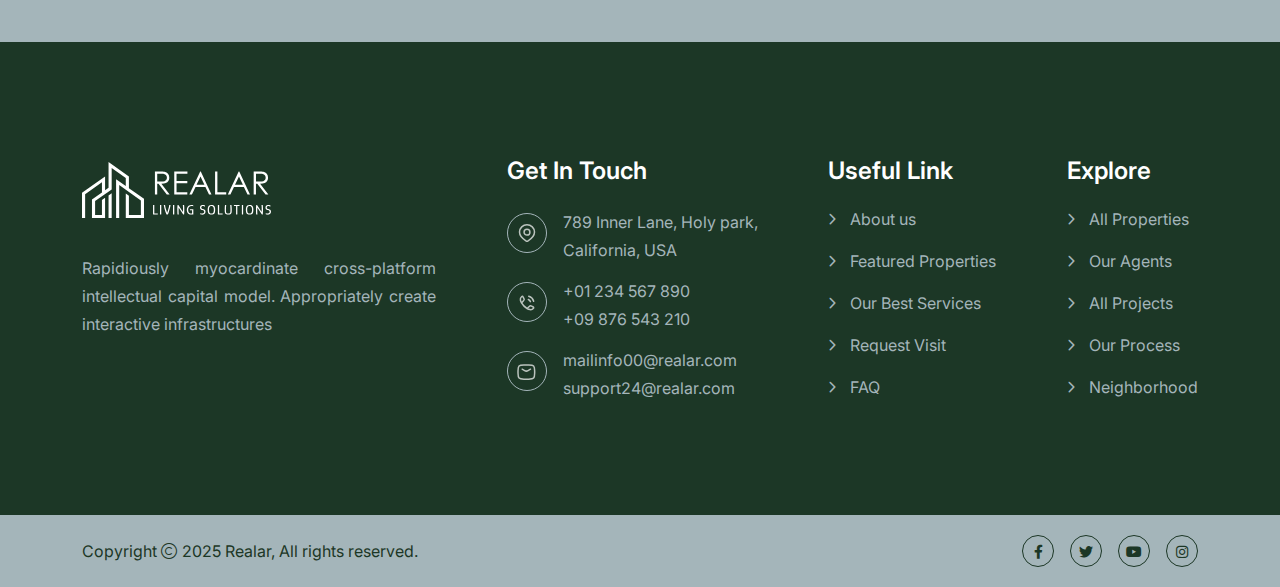
<file: shop-details.html>
<!doctype html>
<html class="no-js" lang="zxx" dir="ltr">

<head>
    <meta charset="utf-8">
    <meta http-equiv="x-ua-compatible" content="ie=edge">
    <title>Realar - Real Estate Apartment Complex HTML Template - Shop Details</title>
    <meta name="author" content="Realar">
    <meta name="description" content="Realar - Real Estate Apartment Complex HTML Template">
    <meta name="keywords" content="Realar - Real Estate Apartment Complex HTML Template">
    <meta name="robots" content="INDEX,FOLLOW">

    <!-- Mobile Specific Metas -->
    <meta name="viewport" content="width=device-width, initial-scale=1, shrink-to-fit=no">

    <!-- Favicons - Place favicon.ico in the root directory -->
    <link rel="apple-touch-icon" sizes="57x57" href="assets/img/favicons/apple-icon-57x57.png">
    <link rel="apple-touch-icon" sizes="60x60" href="assets/img/favicons/apple-icon-60x60.png">
    <link rel="apple-touch-icon" sizes="72x72" href="assets/img/favicons/apple-icon-72x72.png">
    <link rel="apple-touch-icon" sizes="76x76" href="assets/img/favicons/apple-icon-76x76.png">
    <link rel="apple-touch-icon" sizes="114x114" href="assets/img/favicons/apple-icon-114x114.png">
    <link rel="apple-touch-icon" sizes="120x120" href="assets/img/favicons/apple-icon-120x120.png">
    <link rel="apple-touch-icon" sizes="144x144" href="assets/img/favicons/apple-icon-144x144.png">
    <link rel="apple-touch-icon" sizes="152x152" href="assets/img/favicons/apple-icon-152x152.png">
    <link rel="apple-touch-icon" sizes="180x180" href="assets/img/favicons/apple-icon-180x180.png">
    <link rel="icon" type="image/png" sizes="192x192" href="assets/img/favicons/android-icon-192x192.png">
    <link rel="icon" type="image/png" sizes="32x32" href="assets/img/favicons/favicon-32x32.png">
    <link rel="icon" type="image/png" sizes="96x96" href="assets/img/favicons/favicon-96x96.png">
    <link rel="icon" type="image/png" sizes="16x16" href="assets/img/favicons/favicon-16x16.png">
    <link rel="manifest" href="assets/img/favicons/manifest.json">
    <meta name="msapplication-TileColor" content="#ffffff">
    <meta name="msapplication-TileImage" content="assets/img/favicons/ms-icon-144x144.png">
    <meta name="theme-color" content="#ffffff">

    <!--==============================
	  Google Fonts
	============================== -->
    <link rel="preconnect" href="https://fonts.googleapis.com">
    <link rel="preconnect" href="https://fonts.gstatic.com" crossorigin>
    <link href="https://fonts.googleapis.com/css2?family=Inter:wght@100..900&family=Outfit:wght@100..900&display=swap" rel="stylesheet">

    <!--==============================
	    All CSS File
	============================== -->
    <!-- Bootstrap -->
    <link rel="stylesheet" href="assets/css/bootstrap.min.css">
    <!-- Fontawesome Icon -->
    <link rel="stylesheet" href="assets/css/fontawesome.min.css">
    <!-- Magnific Popup -->
    <link rel="stylesheet" href="assets/css/magnific-popup.min.css">
    <!-- Swiper Js -->
    <link rel="stylesheet" href="assets/css/swiper-bundle.min.css">
    <!-- datetimepicker -->
    <link rel="stylesheet" href="assets/css/jquery.datetimepicker.min.css">
    <!-- Theme Custom CSS -->
    <link rel="stylesheet" href="assets/css/style.css">

</head>

<body class="bg-light">

    <!--[if lte IE 9]>
    	<p class="browserupgrade">You are using an <strong>outdated</strong> browser. Please <a href="https://browsehappy.com/">upgrade your browser</a> to improve your experience and security.</p>
  	<![endif]-->


    <!--********************************
   		Code Start From Here 
	******************************** -->
    <div class="cursor-follower"></div>

    <!-- slider drag cursor -->
    <div class="slider-drag-cursor"><i class="fas fa-angle-left me-2"></i> DRAG <i class="fas fa-angle-right ms-2"></i></div>

    <!--==============================
     Preloader
  ==============================-->
    <div id="preloader" class="preloader ">
        <button class="th-btn style2 preloaderCls">Cancel Preloader </button>
        <div id="loader" class="th-preloader">
            <div class="animation-preloader">
                <div class="txt-loading">
                    <span preloader-text="R" class="characters">R</span>

                    <span preloader-text="E" class="characters">E</span>

                    <span preloader-text="A" class="characters">A</span>

                    <span preloader-text="L" class="characters">L</span>

                    <span preloader-text="A" class="characters">A</span>

                    <span preloader-text="R" class="characters">R</span>
                </div>
            </div>
        </div>
    </div> <!--==============================
Product Lightbox
==============================-->
    <div id="QuickView" class="white-popup mfp-hide">
        <div class="container bg-light rounded-10">
            <div class="row gx-60">
                <div class="col-lg-6">
                    <div class="product-big-img">
                        <div class="img"><img src="assets/img/product/product_details_1_1.png" alt="Product Image"></div>
                    </div>
                </div>
                <div class="col-lg-6 align-self-center">
                    <div class="product-about">
                        <p class="price">$120.85<del>$150.99</del></p>
                        <h2 class="product-title">French Velvet Sofa</h2>
                        <div class="product-rating">
                            <div class="star-rating text-theme" role="img" aria-label="Rated 5.00 out of 5"><span style="width:100%">Rated <strong class="rating">5.00</strong> out of 5 based on <span class="rating">1</span> customer rating</span></div>
                            <a href="shop-details.html" class="woocommerce-review-link">(<span class="count">4</span> customer reviews)</a>
                        </div>
                        <p class="text text-theme">Syndicate customized growth strategies prospective human capital leverage other's optimal e-markets without transparent catalysts for change. Credibly coordinate highly efficient methods of empowerment cross unit solutions.</p>
                        <div class="mt-2 link-inherit">
                            <p>
                                <strong class="text-title me-3">Availability:</strong>
                                <span class="stock in-stock text-theme"><i class="far fa-check-square me-2 ms-1"></i>In Stock</span>
                            </p>
                        </div>
                        <div class="actions">
                            <div class="quantity">
                                <input type="number" class="qty-input" step="1" min="1" max="100" name="quantity" value="1" title="Qty">
                                <button class="quantity-plus qty-btn"><i class="far fa-chevron-up"></i></button>
                                <button class="quantity-minus qty-btn"><i class="far fa-chevron-down"></i></button>
                            </div>
                            <button class="th-btn">Add to Cart</button>
                            <a href="wishlist.html" class="icon-btn"><i class="far fa-heart"></i></a>
                        </div>
                        <div class="product_meta">
                            <span class="sku_wrapper">SKU: <span class="sku">Wheel-fits-chevy-camaro</span></span>
                            <span class="posted_in">Category: <a href="shop.html">Interior</a><a href="shop.html">Vintage</a></span>
                            <span>Tags: <a href="shop.html">Sofa</a><a href="shop.html">living furniture</a></span>
                        </div>
                    </div>
                </div>
            </div>
            <button title="Close (Esc)" type="button" class="mfp-close">×</button>
        </div>
    </div><!--==============================
    Mobile Menu
  ============================== -->
    <div class="th-menu-wrapper onepage-nav">
        <div class="th-menu-area text-center">
            <button class="th-menu-toggle"><i class="fal fa-times"></i></button>
            <div class="mobile-logo">
                <a href="index.html">
                    <img src="assets/img/logo-white.svg" alt="Realar">
                </a>
            </div>
            <div class="th-mobile-menu">
                <ul>
                    <li class="menu-item-has-children">
                        <a href="index.html">
                            Home
                        </a>
                        <ul class="sub-menu">
                            <li class="menu-item-has-children">
                                <a href="#">Multipage</a>
                                <ul class="sub-menu">
                                    <li><a href="index.html">Luxury Duplex</a></li>
                                    <li><a href="home-2.html">Real Estate Agency</a></li>
                                    <li><a href="home-3.html">Commercial Real Estate</a></li>
                                    <li><a href="home-4.html">Luxury Apartment</a></li>
                                    <li><a href="home-5.html">Residencial Real Estate</a></li>
                                    <li><a href="home-6.html">Urban Real Estate</a></li>
                                    <li><a href="home-7.html">Industrial Demo</a></li>
                                    <li><a href="home-8.html">Commercial Apartment</a></li>
                                    <li><a href="home-9.html">Vacation Rental</a></li>
                                    <li><a href="home-10.html">Residencial Apartment</a></li>
                                    <li><a href="home-11.html">Architectural Demo</a></li>
                                </ul>
                            </li>
                            <li class="menu-item-has-children">
                                <a href="#">Onepage</a>
                                <ul class="sub-menu">
                                    <li><a href="home-1-op.html">Luxury Duplex</a></li>
                                    <li><a href="home-2-op.html">Real Estate Agency</a></li>
                                    <li><a href="home-3-op.html">Commercial Real Estate</a></li>
                                    <li><a href="home-4-op.html">Luxury Apartment</a></li>
                                    <li><a href="home-5-op.html">Residencial Real Estate</a></li>
                                    <li><a href="home-6-op.html">Urban Real Estate</a></li>
                                    <li><a href="home-7-op.html">Industrial Demo</a></li>
                                    <li><a href="home-8-op.html">Commercial Apartment</a></li>
                                    <li><a href="home-9-op.html">Vacation Rental</a></li>
                                    <li><a href="home-10-op.html">Residencial Apartment</a></li>
                                    <li><a href="home-11-op.html">Architectural Demo</a></li>
                                </ul>
                            </li>
                            <li class="menu-item-has-children">
                                <a href="#">RTL</a>
                                <ul class="sub-menu">
                                    <li><a href="home-1-rtl.html">Luxury Duplex</a></li>
                                    <li><a href="home-2-rtl.html">Real Estate Agency</a></li>
                                    <li><a href="home-3-rtl.html">Commercial Real Estate</a></li>
                                    <li><a href="home-4-rtl.html">Luxury Apartment</a></li>
                                    <li><a href="home-5-rtl.html">Residencial Real Estate</a></li>
                                    <li><a href="home-6-rtl.html">Urban Real Estate</a></li>
                                    <li><a href="home-7-rtl.html">Industrial Demo</a></li>
                                    <li><a href="home-8-rtl.html">Commercial Apartment</a></li>
                                    <li><a href="home-9-rtl.html">Vacation Rental</a></li>
                                    <li><a href="home-10-rtl.html">Residencial Apartment</a></li>
                                    <li><a href="home-11-rtl.html">Architectural Demo</a></li>
                                </ul>
                            </li>
                        </ul>
                    </li>
                    <li><a href="about.html">
                            About Us
                        </a></li>
                    <li class="menu-item-has-children">
                        <a href="property.html">
                            Properties
                        </a>
                        <ul class="sub-menu">
                            <li><a href="property.html">
                                    Properties
                                </a></li>
                            <li><a href="property-details.html">
                                    Property Details
                                </a></li>
                        </ul>
                    </li>
                    <li class="menu-item-has-children">
                        <a href="agency.html">
                            Agencies
                        </a>
                        <ul class="sub-menu">
                            <li><a href="agency.html">
                                    Agencies
                                </a></li>
                            <li><a href="agency-details.html">
                                    Agencies Details
                                </a></li>
                        </ul>
                    </li>
                    <li class="menu-item-has-children">
                        <a href="#">
                            Pages
                        </a>
                        <ul class="sub-menu">
                            <li><a href="team.html">
                                    Agent Page
                                </a></li>
                            <li><a href="team-details.html">
                                    Agent Details
                                </a></li>
                            <li><a href="pricing.html">
                                    Pricing Page
                                </a></li>
                            <li class="menu-item-has-children"><a href="shop.html">
                                    Shop Page
                                </a>
                                <ul class="sub-menu">
                                    <li><a href="shop.html">
                                            Shop Page
                                        </a></li>
                                    <li><a href="shop-details.html">
                                            Shop Details
                                        </a></li>
                                    <li><a href="cart.html">
                                            Cart Page
                                        </a></li>
                                    <li><a href="checkout.html">
                                            Checkout Page
                                        </a></li>
                                    <li><a href="wishlist.html">
                                            Wistlist Page
                                        </a></li>
                                </ul>
                            </li>
                            <li><a href="error.html">
                                    Error Page
                                </a></li>
                        </ul>
                    </li>
                    <li class="menu-item-has-children">
                        <a href="blog.html">
                            Blog
                        </a>
                        <ul class="sub-menu">
                            <li><a href="blog.html">
                                    Blog Page
                                </a></li>
                            <li><a href="blog-details.html">
                                    Blog Details
                                </a></li>
                        </ul>
                    </li>
                    <li><a href="contact.html">
                            Contact Us
                        </a></li>
                </ul>
            </div>
        </div>
    </div><!--==============================
    Sidemenu
============================== -->
    <div class="sidemenu-wrapper sidemenu-info d-none d-lg-block ">
        <div class="sidemenu-content">
            <button class="closeButton sideMenuCls"><i class="far fa-times"></i></button>
            <div class="widget  ">
                <div class="th-widget-about">
                    <div class="about-logo">
                        <a href="index.html"><img src="assets/img/logo.svg" alt="Realar"></a>
                    </div>
                    <p class="about-text"> Rapidiously myocardinate cross-platform intellectual capital model. Appropriately create interactive infrastructures</p>
                </div>
            </div>
            <div class="widget  ">
                <h3 class="widget_title">Get In Touch</h3>
                <div class="th-widget-contact">
                    <div class="info-box_text">
                        <div class="icon"><img src="assets/img/icon/location-dot.svg" alt="img"></div>
                        <div class="details">
                            <p>789 Inner Lane, Holy park,</p>
                            <p>California, USA</p>
                        </div>
                    </div>
                    <div class="info-box_text">
                        <div class="icon">
                            <img src="assets/img/icon/phone.svg" alt="img">
                        </div>
                        <div class="details">
                            <p><a href="tel:+0123456789" class="info-box_link">+01 234 567 890</a></p>
                            <p><a href="tel:+09876543210" class="info-box_link">+09 876 543 210</a></p>
                        </div>
                    </div>
                    <div class="info-box_text">
                        <div class="icon">
                            <img src="assets/img/icon/envelope.svg" alt="img">
                        </div>
                        <div class="details">
                            <p><a href="mailto:mailinfo00@realar.com" class="info-box_link">mailinfo00@realar.com</a></p>
                            <p><a href="mailto:support24@realar.com" class="info-box_link">support24@realar.com</a></p>
                        </div>
                    </div>
                </div>
            </div>
            <div class="widget newsletter-widget  ">
                <h3 class="widget_title">Subscribe Now</h3>
                <form class="newsletter-form">
                    <div class="form-group">
                        <input class="form-control" type="email" placeholder="Email Address" required="">
                        <button type="submit" class="th-btn"><i class="far fa-paper-plane text-theme"></i></button>
                    </div>
                </form>
                <div class="th-social style2">
                    <a href="https://www.facebook.com/"><i class="fab fa-facebook-f"></i></a>
                    <a href="https://www.twitter.com/"><i class="fab fa-twitter"></i></a>
                    <a href="https://www.linkedin.com/"><i class="fab fa-linkedin-in"></i></a>
                    <a href="https://www.behance.com/"><i class="fab fa-behance"></i></a>
                    <a href="https://www.vimeo.com/"><i class="fab fa-vimeo-v"></i></a>
                </div>
            </div>
        </div>
    </div><!--==============================
	Header Area
==============================-->
    <header class="th-header header-default">
        <div class="sticky-wrapper">
            <!-- Main Menu Area -->
            <div class="menu-area">
                <div class="container">
                    <div class="row align-items-center justify-content-between">
                        <div class="col-auto">
                            <div class="header-logo">
                                <a href="index.html">
                                    <img src="assets/img/logo-white2.svg" alt="Realar">
                                </a>
                            </div>
                        </div>
                        <div class="col-auto">
                            <nav class="main-menu d-none d-lg-inline-block">
                                <ul>
                                    <li class="menu-item-has-children">
                                        <a href="index.html">
                                            Home
                                        </a>
                                        <ul class="mega-menu mega-menu-content">
                                            <li>
                                                <div class="container">
                                                    <div class="row gy-4">
                                                        <div class="col-lg-3">
                                                            <div class="mega-menu-box">
                                                                <div class="mega-menu-img">
                                                                    <img src="assets/img/pages/index.jpg" alt="Home One">
                                                                    <div class="btn-wrap">
                                                                        <a href="index.html" class="th-btn style-border">Multipage</a>
                                                                        <a href="home-1-op.html" class="th-btn style-border">Onepage</a>
                                                                        <a href="home-1-rtl.html" class="th-btn style-border">RTL Demo</a>
                                                                    </div>
                                                                </div>
                                                                <h3 class="mega-menu-title"><a href="index.html">Luxury Duplex</a></h3>
                                                            </div>
                                                        </div>
                                                        <div class="col-lg-3">
                                                            <div class="mega-menu-box">
                                                                <div class="mega-menu-img">
                                                                    <img src="assets/img/pages/home-2.jpg" alt="Home Two">
                                                                    <div class="btn-wrap">
                                                                        <a href="home-2.html" class="th-btn style-border">Multipage</a>
                                                                        <a href="home-2-op.html" class="th-btn style-border">Onepage</a>
                                                                        <a href="home-2-rtl.html" class="th-btn style-border">RTL Demo</a>
                                                                    </div>
                                                                </div>
                                                                <h3 class="mega-menu-title"><a href="home-2.html">Real Estate Agency</a></h3>
                                                            </div>
                                                        </div>
                                                        <div class="col-lg-3">
                                                            <div class="mega-menu-box">
                                                                <div class="mega-menu-img">
                                                                    <img src="assets/img/pages/home-3.jpg" alt="Home Three">
                                                                    <div class="btn-wrap">
                                                                        <a href="home-3.html" class="th-btn style-border">Multipage</a>
                                                                        <a href="home-3-op.html" class="th-btn style-border">Onepage</a>
                                                                        <a href="home-3-rtl.html" class="th-btn style-border">RTL Demo</a>
                                                                    </div>
                                                                </div>
                                                                <h3 class="mega-menu-title"><a href="home-3.html">Commercial Real Estate</a></h3>
                                                            </div>
                                                        </div>
                                                        <div class="col-lg-3">
                                                            <div class="mega-menu-box">
                                                                <div class="mega-menu-img">
                                                                    <img src="assets/img/pages/home-4.jpg" alt="Home Four">
                                                                    <div class="btn-wrap">
                                                                        <a href="home-4.html" class="th-btn style-border">Multipage</a>
                                                                        <a href="home-4-op.html" class="th-btn style-border">Onepage</a>
                                                                        <a href="home-4-rtl.html" class="th-btn style-border">RTL Demo</a>
                                                                    </div>
                                                                </div>
                                                                <h3 class="mega-menu-title"><a href="home-4.html">Luxury Apartment</a></h3>
                                                            </div>
                                                        </div>
                                                        <div class="col-lg-3">
                                                            <div class="mega-menu-box">
                                                                <div class="mega-menu-img">
                                                                    <img src="assets/img/pages/home-5.jpg" alt="Home Five">
                                                                    <div class="btn-wrap">
                                                                        <a href="home-5.html" class="th-btn style-border">Multipage</a>
                                                                        <a href="home-5-op.html" class="th-btn style-border">Onepage</a>
                                                                        <a href="home-5-rtl.html" class="th-btn style-border">RTL Demo</a>
                                                                    </div>
                                                                </div>
                                                                <h3 class="mega-menu-title"><a href="home-5.html">Residencial Real Estate</a></h3>
                                                            </div>
                                                        </div>
                                                        <div class="col-lg-3">
                                                            <div class="mega-menu-box">
                                                                <div class="mega-menu-img">
                                                                    <img src="assets/img/pages/home-6.jpg" alt="Home Six">
                                                                    <div class="btn-wrap">
                                                                        <a href="home-6.html" class="th-btn style-border">Multipage</a>
                                                                        <a href="home-6-op.html" class="th-btn style-border">Onepage</a>
                                                                        <a href="home-6-rtl.html" class="th-btn style-border">RTL Demo</a>
                                                                    </div>
                                                                </div>
                                                                <h3 class="mega-menu-title"><a href="home-6.html">Urban Real Estate</a></h3>
                                                            </div>
                                                        </div>
                                                        <div class="col-lg-3">
                                                            <div class="mega-menu-box">
                                                                <div class="mega-menu-img">
                                                                    <img src="assets/img/pages/home-7.jpg" alt="Home Seven">
                                                                    <div class="btn-wrap">
                                                                        <a href="home-7.html" class="th-btn style-border">Multipage</a>
                                                                        <a href="home-7-op.html" class="th-btn style-border">Onepage</a>
                                                                        <a href="home-7-rtl.html" class="th-btn style-border">RTL Demo</a>
                                                                    </div>
                                                                </div>
                                                                <h3 class="mega-menu-title"><a href="home-7.html">Industrial Demo</a></h3>
                                                            </div>
                                                        </div>
                                                        <div class="col-lg-3">
                                                            <div class="mega-menu-box">
                                                                <div class="mega-menu-img">
                                                                    <img src="assets/img/pages/home-8.jpg" alt="Home Eight">
                                                                    <div class="btn-wrap">
                                                                        <a href="home-8.html" class="th-btn style-border">Multipage</a>
                                                                        <a href="home-8-op.html" class="th-btn style-border">Onepage</a>
                                                                        <a href="home-8-rtl.html" class="th-btn style-border">RTL Demo</a>
                                                                    </div>
                                                                </div>
                                                                <h3 class="mega-menu-title"><a href="home-8.html">Commercial Apartment</a></h3>
                                                            </div>
                                                        </div>
                                                        <div class="col-lg-3">
                                                            <div class="mega-menu-box">
                                                                <div class="mega-menu-img">
                                                                    <img src="assets/img/pages/home-9.jpg" alt="Home Nine">
                                                                    <div class="btn-wrap">
                                                                        <a href="home-9.html" class="th-btn style-border">Multipage</a>
                                                                        <a href="home-9-op.html" class="th-btn style-border">Onepage</a>
                                                                        <a href="home-9-rtl.html" class="th-btn style-border">RTL Demo</a>
                                                                    </div>
                                                                </div>
                                                                <h3 class="mega-menu-title"><a href="home-9.html">Vacation Rental</a></h3>
                                                            </div>
                                                        </div>
                                                        <div class="col-lg-3">
                                                            <div class="mega-menu-box">
                                                                <div class="mega-menu-img">
                                                                    <img src="assets/img/pages/home-10.jpg" alt="Home Ten">
                                                                    <div class="btn-wrap">
                                                                        <a href="home-10.html" class="th-btn style-border">Multipage</a>
                                                                        <a href="home-10-op.html" class="th-btn style-border">Onepage</a>
                                                                        <a href="home-10-rtl.html" class="th-btn style-border">RTL Demo</a>
                                                                    </div>
                                                                </div>
                                                                <h3 class="mega-menu-title"><a href="home-10.html">Residencial Apartment</a></h3>
                                                            </div>
                                                        </div>
                                                        <div class="col-lg-3">
                                                            <div class="mega-menu-box">
                                                                <div class="mega-menu-img">
                                                                    <img src="assets/img/pages/home-11.jpg" alt="Home Eleven">
                                                                    <div class="btn-wrap">
                                                                        <a href="home-11.html" class="th-btn style-border">Multipage</a>
                                                                        <a href="home-11-op.html" class="th-btn style-border">Onepage</a>
                                                                        <a href="home-11-rtl.html" class="th-btn style-border">RTL Demo</a>
                                                                    </div>
                                                                </div>
                                                                <h3 class="mega-menu-title"><a href="home-11.html">Architectural Demo</a></h3>
                                                            </div>
                                                        </div>
                                                    </div>
                                                </div>
                                            </li>
                                        </ul>
                                    </li>
                                    <li><a href="about.html">
                                            About Us
                                        </a></li>
                                    <li class="menu-item-has-children">
                                        <a href="property.html">
                                            Properties
                                        </a>
                                        <ul class="sub-menu">
                                            <li><a href="property.html">
                                                    Properties
                                                </a></li>
                                            <li><a href="property-details.html">
                                                    Property Details
                                                </a></li>
                                        </ul>
                                    </li>
                                    <li class="menu-item-has-children">
                                        <a href="agency.html">
                                            Agencies
                                        </a>
                                        <ul class="sub-menu">
                                            <li><a href="agency.html">
                                                    Agencies
                                                </a></li>
                                            <li><a href="agency-details.html">
                                                    Agencies Details
                                                </a></li>
                                        </ul>
                                    </li>
                                    <li class="menu-item-has-children">
                                        <a href="#">
                                            Pages
                                        </a>
                                        <ul class="sub-menu">
                                            <li><a href="team.html">
                                                    Agent Page
                                                </a></li>
                                            <li><a href="team-details.html">
                                                    Agent Details
                                                </a></li>
                                            <li><a href="pricing.html">
                                                    Pricing Page
                                                </a></li>
                                            <li class="menu-item-has-children"><a href="shop.html">
                                                    Shop Page
                                                </a>
                                                <ul class="sub-menu">
                                                    <li><a href="shop.html">
                                                            Shop Page
                                                        </a></li>
                                                    <li><a href="shop-details.html">
                                                            Shop Details
                                                        </a></li>
                                                    <li><a href="cart.html">
                                                            Cart Page
                                                        </a></li>
                                                    <li><a href="checkout.html">
                                                            Checkout Page
                                                        </a></li>
                                                    <li><a href="wishlist.html">
                                                            Wistlist Page
                                                        </a></li>
                                                </ul>
                                            </li>
                                            <li><a href="error.html">
                                                    Error Page
                                                </a></li>
                                        </ul>
                                    </li>
                                    <li class="menu-item-has-children">
                                        <a href="blog.html">
                                            Blog
                                        </a>
                                        <ul class="sub-menu">
                                            <li><a href="blog.html">
                                                    Blog Page
                                                </a></li>
                                            <li><a href="blog-details.html">
                                                    Blog Details
                                                </a></li>
                                        </ul>
                                    </li>
                                    <li><a href="contact.html">
                                            Contact Us
                                        </a></li>
                                </ul>
                            </nav>
                            <div class="header-button d-flex d-lg-none">
                                <button type="button" class="th-menu-toggle sidebar-btn">
                                    <span class="line"></span>
                                    <span class="line"></span>
                                    <span class="line"></span>
                                </button>
                            </div>
                        </div>
                        <div class="col-auto d-none d-xxl-block">
                            <div class="header-button">
                                <a href="contact.html" class="th-btn style-border th-btn-icon">Request A Visit</a>
                                <button type="button" class="simple-icon sideMenuInfo sidebar-btn style2">
                                    <span class="line"></span>
                                    <span class="line"></span>
                                    <span class="line"></span>
                                </button>
                            </div>
                        </div>
                    </div>
                </div>
            </div>
        </div>
    </header>


    <!--==============================
    Breadcumb
============================== -->
    <div class="breadcumb-wrapper " data-bg-src="assets/img/bg/breadcumb-bg.jpg">
        <div class="container">
            <div class="row justify-content-center">
                <div class="col-xl-9">
                    <div class="breadcumb-content">
                        <h1 class="breadcumb-title">Shop Details</h1>
                        <ul class="breadcumb-menu">
                            <li><a href="index.html">Home</a></li>
                            <li>Shop Details</li>
                        </ul>
                    </div>
                </div>
            </div>
        </div>
    </div><!--==============================
    Product Details
    ==============================-->
    <section class="product-details space-top space-extra-bottom">
        <div class="container">
            <div class="row gx-60">
                <div class="col-lg-6">
                    <div class="product-big-img">
                        <div class="img"><img src="assets/img/product/product_details_1_1.png" alt="Product Image"></div>
                    </div>
                </div>
                <div class="col-lg-6 align-self-center">
                    <div class="product-about">
                        <p class="price">$120.85<del>$150.99</del></p>
                        <h2 class="product-title">French Velvet Sofa</h2>
                        <div class="product-rating">
                            <div class="star-rating" role="img" aria-label="Rated 5.00 out of 5"><span style="width:100%">Rated <strong class="rating">5.00</strong> out of 5 based on <span class="rating">1</span> customer rating</span></div>
                            <a href="shop-details.html" class="woocommerce-review-link">(<span class="count">4</span> customer reviews)</a>
                        </div>
                        <p class="text text-theme">Prepare to embark on a sensory journey with the Bosco Apple, a fruit that transcends the ordinary and promises an unparalleled taste experience. These apples are nothing short of nature’s masterpiece, celebrated for their distinctive blend of flavors and their captivating visual allure.</p>
                        <div class="mt-2 link-inherit">
                            <p>
                                <strong class="text-title me-3">Availability:</strong>
                                <span class="stock in-stock text-theme"><i class="far fa-check-square me-2 ms-1"></i>In Stock</span>
                            </p>
                        </div>
                        <div class="actions">
                            <div class="quantity">
                                <input type="number" class="qty-input" step="1" min="1" max="100" name="quantity" value="1" title="Qty">
                                <button class="quantity-plus qty-btn"><i class="far fa-chevron-up"></i></button>
                                <button class="quantity-minus qty-btn"><i class="far fa-chevron-down"></i></button>
                            </div>
                            <button class="th-btn">Add to Cart</button>
                            <a href="wishlist.html" class="icon-btn"><i class="far fa-heart"></i></a>
                        </div>
                        <div class="product_meta">
                            <span class="sku_wrapper">SKU: <span class="sku">Wheel-fits-chevy-camaro</span></span>
                            <span class="posted_in">Category: <a href="shop.html">Interior</a><a href="shop.html">Vintage</a></span>
                            <span>Tags: <a href="shop.html">Sofa</a><a href="shop.html">living furniture</a></span>
                        </div>
                    </div>
                </div>
            </div>
            <ul class="nav product-tab-style1" id="productTab" role="tablist">
                <li class="nav-item" role="presentation">
                    <a class="nav-link th-btn" id="description-tab" data-bs-toggle="tab" href="#description" role="tab" aria-controls="description" aria-selected="false">Product Description</a>
                </li>
                <li class="nav-item" role="presentation">
                    <a class="nav-link th-btn active" id="reviews-tab" data-bs-toggle="tab" href="#reviews" role="tab" aria-controls="reviews" aria-selected="true">Customer Reviews</a>
                </li>
            </ul>
            <div class="tab-content" id="productTabContent">
                <div class="tab-pane fade" id="description" role="tabpanel" aria-labelledby="description-tab">
                    <p>Prepare to embark on a sensory journey with the Bosco Apple, a fruit that transcends the ordinary and promises an unparalleled taste experience. These apples are nothing short of nature’s masterpiece, celebrated for their distinctive blend of flavors and their captivating visual allure. Bosco Apples are a revelation for your taste buds. Their impeccable balance of sweetness and tartness creates a complex, layered taste profile that keeps you coming back for more. Each bite is a symphony of sweet and tangy notes, making these apples a gastronomic delight whether enjoyed fresh or as a key ingredient in your favorite culinary creations.</p>
                    <p>The Bosco Apple is not just a fruit; it’s a work of art. Its striking, deep red skin is adorned with intricate speckles, making it a showstopper in the world of fruit aesthetics. Display these apples with pride in your kitchen, and you’ll undoubtedly draw admiration from all who see them. We take our commitment to the environment seriously. Bosco Apples are cultivated on eco-friendly orchards that prioritize sustainable farming practices. You can savor these apples knowing they are grown with respect for the planet, aligning with your values of environmental responsibility. Whether you’re a culinary aficionado or a casual home chef, Bosco Apples offer limitless possibilities in the kitchen. Slice them into a vibrant salad, transform them into mouthwatering pies, or blend them into wholesome applesauce. The culinary canvas is yours to paint with these versatile apples.</p>
                </div>
                <div class="tab-pane fade show active" id="reviews" role="tabpanel" aria-labelledby="reviews-tab">
                    <div class="woocommerce-Reviews">
                        <div class="th-comments-wrap ">
                            <ul class="comment-list">
                                <li class="review th-comment-item">
                                    <div class="th-post-comment">
                                        <div class="comment-avater">
                                            <img src="assets/img/blog/comment-author-1.jpg" alt="Comment Author">
                                        </div>
                                        <div class="comment-content">
                                            <h4 class="name">Adam Jhon</h4>
                                            <span class="commented-on"><i class="far fa-calendar"></i>22 April, 2023</span>
                                            <div class="star-rating" role="img" aria-label="Rated 5.00 out of 5">
                                                <span style="width:100%">Rated <strong class="rating">5.00</strong> out of 5 based on <span class="rating">1</span> customer rating</span>
                                            </div>
                                            <p class="text">This product is very much qualityful and I love this working system and speed.</p>
                                        </div>
                                    </div>
                                </li>
                                <li class="review th-comment-item">
                                    <div class="th-post-comment">
                                        <div class="comment-avater">
                                            <img src="assets/img/blog/comment-author-2.jpg" alt="Comment Author">
                                        </div>
                                        <div class="comment-content">
                                            <h4 class="name">Jusctin Dacon</h4>
                                            <span class="commented-on"><i class="far fa-calendar"></i>26 April, 2023</span>
                                            <div class="star-rating" role="img" aria-label="Rated 5.00 out of 5">
                                                <span style="width:100%">Rated <strong class="rating">5.00</strong> out of 5 based on <span class="rating">1</span> customer rating</span>
                                            </div>
                                            <p class="text">They delivered the product in a few time. Product quality is also very good.</p>
                                        </div>
                                    </div>
                                </li>
                                <li class="review th-comment-item">
                                    <div class="th-post-comment">
                                        <div class="comment-avater">
                                            <img src="assets/img/blog/comment-author-3.jpg" alt="Comment Author">
                                        </div>
                                        <div class="comment-content">
                                            <h4 class="name">Jacklin July</h4>
                                            <span class="commented-on"><i class="far fa-calendar"></i>26 April, 2023</span>
                                            <div class="star-rating" role="img" aria-label="Rated 5.00 out of 5">
                                                <span style="width:100%">Rated <strong class="rating">5.00</strong> out of 5 based on <span class="rating">1</span> customer rating</span>
                                            </div>
                                            <p class="text">Their product and service is very satisfying. I highly recommend their services.</p>
                                        </div>
                                    </div>
                                </li>
                                <li class="review th-comment-item">
                                    <div class="th-post-comment">
                                        <div class="comment-avater">
                                            <img src="assets/img/blog/comment-author-4.jpg" alt="Comment Author">
                                        </div>
                                        <div class="comment-content">
                                            <h4 class="name">Adison Smith</h4>
                                            <span class="commented-on"><i class="far fa-calendar"></i>26 April, 2023</span>
                                            <div class="star-rating" role="img" aria-label="Rated 5.00 out of 5">
                                                <span style="width:100%">Rated <strong class="rating">5.00</strong> out of 5 based on <span class="rating">1</span> customer rating</span>
                                            </div>
                                            <p class="text">I am just in love with this product. Their service is also very good you can also try.</p>
                                        </div>
                                    </div>
                                </li>
                            </ul>
                        </div> <!-- Comment Form -->
                        <div class="th-comment-form ">
                            <div class="form-title">
                                <h3 class="blog-inner-title ">Add a review</h3>
                            </div>
                            <div class="row">
                                <div class="form-group rating-select d-flex align-items-center">
                                    <label>Your Rating</label>
                                    <p class="stars">
                                        <span>
                                            <a class="star-1" href="#">1</a>
                                            <a class="star-2" href="#">2</a>
                                            <a class="star-3" href="#">3</a>
                                            <a class="star-4" href="#">4</a>
                                            <a class="star-5" href="#">5</a>
                                        </span>
                                    </p>
                                </div>
                                <div class="col-12 form-group">
                                    <textarea placeholder="Write a Message" class="form-control"></textarea>
                                    <i class="text-title far fa-pencil-alt"></i>
                                </div>
                                <div class="col-md-6 form-group">
                                    <input type="text" placeholder="Your Name" class="form-control">
                                    <i class="text-title far fa-user"></i>
                                </div>
                                <div class="col-md-6 form-group">
                                    <input type="text" placeholder="Your Email" class="form-control">
                                    <i class="text-title far fa-envelope"></i>
                                </div>
                                <div class="col-12 form-group">
                                    <input id="reviewcheck" name="reviewcheck" type="checkbox">
                                    <label for="reviewcheck">Save my name, email, and website in this browser for the next time I comment.<span class="checkmark"></span></label>
                                </div>
                                <div class="col-12 form-group mb-0">
                                    <button class="th-btn">Post Review</button>
                                </div>
                            </div>
                        </div>
                    </div>
                </div>
            </div>

            <!--==============================
		Related Product  
		==============================-->
            <div class="space-extra-top mb-30">
                <div class="row justify-content-between align-items-center">
                    <div class="col-md-auto">
                        <h2 class="sec-title text-center">Related Products</h2>
                    </div>
                    <div class="col-md d-none d-sm-block">
                        <hr class="title-line">
                    </div>
                    <div class="col-md-auto d-none d-md-block">
                        <div class="sec-btn">
                            <div class="icon-box">
                                <button data-slider-prev="#productSlider1" class="slider-arrow default"><i class="far fa-arrow-left"></i></button>
                                <button data-slider-next="#productSlider1" class="slider-arrow default"><i class="far fa-arrow-right"></i></button>
                            </div>
                        </div>
                    </div>
                </div>
                <div class="swiper th-slider has-shadow" id="productSlider1" data-slider-options='{"breakpoints":{"0":{"slidesPerView":1},"576":{"slidesPerView":"2"},"768":{"slidesPerView":"2"},"992":{"slidesPerView":"3"},"1200":{"slidesPerView":"4"}}}'>
                    <div class="swiper-wrapper">

                        <div class="swiper-slide">
                            <div class="th-product product-grid">
                                <div class="product-img">
                                    <img src="assets/img/product/product_1_1.png" alt="Product Image">
                                    <span class="product-tag">Hot</span>
                                    <div class="actions">
                                        <a href="#QuickView" class="icon-btn popup-content"><i class="far fa-eye"></i></a>
                                        <a href="cart.html" class="icon-btn"><i class="far fa-cart-plus"></i></a>
                                        <a href="wishlist.html" class="icon-btn"><i class="far fa-heart"></i></a>
                                    </div>
                                </div>
                                <div class="product-content">
                                    <!-- <a href="shop-details.html" class="product-category"><br />
<b>Warning</b>:  Undefined variable $cat in <b>A:\Angfuz_soft\HTML\Realer\realar-html\build\inc\sections\product-grid.php</b> on line <b>88</b><br />
<br />
<b>Warning</b>:  Trying to access array offset on value of type null in <b>A:\Angfuz_soft\HTML\Realer\realar-html\build\inc\sections\product-grid.php</b> on line <b>88</b><br />
</a> -->
                                    <h3 class="product-title"><a href="shop-details.html">French Velvet Sofa</a></h3>
                                    <span class="price">$177.85</span>
                                    <div class="woocommerce-product-rating">
                                        <span class="count">(120 Reviews)</span>
                                        <div class="star-rating" role="img" aria-label="Rated 5.00 out of 5">
                                            <span>Rated <strong class="rating">5.00</strong> out of 5 based on <span class="rating">1</span> customer rating</span>
                                        </div>
                                    </div>
                                </div>
                            </div>
                        </div>


                        <div class="swiper-slide">
                            <div class="th-product product-grid">
                                <div class="product-img">
                                    <img src="assets/img/product/product_1_2.png" alt="Product Image">
                                    <span class="product-tag">New</span>
                                    <div class="actions">
                                        <a href="#QuickView" class="icon-btn popup-content"><i class="far fa-eye"></i></a>
                                        <a href="cart.html" class="icon-btn"><i class="far fa-cart-plus"></i></a>
                                        <a href="wishlist.html" class="icon-btn"><i class="far fa-heart"></i></a>
                                    </div>
                                </div>
                                <div class="product-content">
                                    <!-- <a href="shop-details.html" class="product-category"><br />
<b>Warning</b>:  Undefined variable $cat in <b>A:\Angfuz_soft\HTML\Realer\realar-html\build\inc\sections\product-grid.php</b> on line <b>88</b><br />
<br />
<b>Warning</b>:  Trying to access array offset on value of type null in <b>A:\Angfuz_soft\HTML\Realer\realar-html\build\inc\sections\product-grid.php</b> on line <b>88</b><br />
</a> -->
                                    <h3 class="product-title"><a href="shop-details.html">Ceramic Vase</a></h3>
                                    <span class="price">$39.85</span>
                                    <div class="woocommerce-product-rating">
                                        <span class="count">(120 Reviews)</span>
                                        <div class="star-rating" role="img" aria-label="Rated 5.00 out of 5">
                                            <span>Rated <strong class="rating">5.00</strong> out of 5 based on <span class="rating">1</span> customer rating</span>
                                        </div>
                                    </div>
                                </div>
                            </div>
                        </div>


                        <div class="swiper-slide">
                            <div class="th-product product-grid">
                                <div class="product-img">
                                    <img src="assets/img/product/product_1_3.png" alt="Product Image">
                                    <span class="product-tag">Hot</span>
                                    <div class="actions">
                                        <a href="#QuickView" class="icon-btn popup-content"><i class="far fa-eye"></i></a>
                                        <a href="cart.html" class="icon-btn"><i class="far fa-cart-plus"></i></a>
                                        <a href="wishlist.html" class="icon-btn"><i class="far fa-heart"></i></a>
                                    </div>
                                </div>
                                <div class="product-content">
                                    <!-- <a href="shop-details.html" class="product-category"><br />
<b>Warning</b>:  Undefined variable $cat in <b>A:\Angfuz_soft\HTML\Realer\realar-html\build\inc\sections\product-grid.php</b> on line <b>88</b><br />
<br />
<b>Warning</b>:  Trying to access array offset on value of type null in <b>A:\Angfuz_soft\HTML\Realer\realar-html\build\inc\sections\product-grid.php</b> on line <b>88</b><br />
</a> -->
                                    <h3 class="product-title"><a href="shop-details.html">Vintage Ceramic Vase</a></h3>
                                    <span class="price">$96.85</span>
                                    <div class="woocommerce-product-rating">
                                        <span class="count">(120 Reviews)</span>
                                        <div class="star-rating" role="img" aria-label="Rated 5.00 out of 5">
                                            <span>Rated <strong class="rating">5.00</strong> out of 5 based on <span class="rating">1</span> customer rating</span>
                                        </div>
                                    </div>
                                </div>
                            </div>
                        </div>


                        <div class="swiper-slide">
                            <div class="th-product product-grid">
                                <div class="product-img">
                                    <img src="assets/img/product/product_1_4.png" alt="Product Image">
                                    <span class="product-tag">Sale</span>
                                    <div class="actions">
                                        <a href="#QuickView" class="icon-btn popup-content"><i class="far fa-eye"></i></a>
                                        <a href="cart.html" class="icon-btn"><i class="far fa-cart-plus"></i></a>
                                        <a href="wishlist.html" class="icon-btn"><i class="far fa-heart"></i></a>
                                    </div>
                                </div>
                                <div class="product-content">
                                    <!-- <a href="shop-details.html" class="product-category"><br />
<b>Warning</b>:  Undefined variable $cat in <b>A:\Angfuz_soft\HTML\Realer\realar-html\build\inc\sections\product-grid.php</b> on line <b>88</b><br />
<br />
<b>Warning</b>:  Trying to access array offset on value of type null in <b>A:\Angfuz_soft\HTML\Realer\realar-html\build\inc\sections\product-grid.php</b> on line <b>88</b><br />
</a> -->
                                    <h3 class="product-title"><a href="shop-details.html">Sofa with Cabriole Leg</a></h3>
                                    <span class="price">$08.85<del>$06.99</del></span>
                                    <div class="woocommerce-product-rating">
                                        <span class="count">(120 Reviews)</span>
                                        <div class="star-rating" role="img" aria-label="Rated 5.00 out of 5">
                                            <span>Rated <strong class="rating">5.00</strong> out of 5 based on <span class="rating">1</span> customer rating</span>
                                        </div>
                                    </div>
                                </div>
                            </div>
                        </div>


                        <div class="swiper-slide">
                            <div class="th-product product-grid">
                                <div class="product-img">
                                    <img src="assets/img/product/product_1_5.png" alt="Product Image">
                                    <span class="product-tag">New</span>
                                    <div class="actions">
                                        <a href="#QuickView" class="icon-btn popup-content"><i class="far fa-eye"></i></a>
                                        <a href="cart.html" class="icon-btn"><i class="far fa-cart-plus"></i></a>
                                        <a href="wishlist.html" class="icon-btn"><i class="far fa-heart"></i></a>
                                    </div>
                                </div>
                                <div class="product-content">
                                    <!-- <a href="shop-details.html" class="product-category"><br />
<b>Warning</b>:  Undefined variable $cat in <b>A:\Angfuz_soft\HTML\Realer\realar-html\build\inc\sections\product-grid.php</b> on line <b>88</b><br />
<br />
<b>Warning</b>:  Trying to access array offset on value of type null in <b>A:\Angfuz_soft\HTML\Realer\realar-html\build\inc\sections\product-grid.php</b> on line <b>88</b><br />
</a> -->
                                    <h3 class="product-title"><a href="shop-details.html">Chesterfield Sofa</a></h3>
                                    <span class="price">$32.85</span>
                                    <div class="woocommerce-product-rating">
                                        <span class="count">(120 Reviews)</span>
                                        <div class="star-rating" role="img" aria-label="Rated 5.00 out of 5">
                                            <span>Rated <strong class="rating">5.00</strong> out of 5 based on <span class="rating">1</span> customer rating</span>
                                        </div>
                                    </div>
                                </div>
                            </div>
                        </div>


                        <div class="swiper-slide">
                            <div class="th-product product-grid">
                                <div class="product-img">
                                    <img src="assets/img/product/product_1_6.png" alt="Product Image">
                                    <span class="product-tag">Hot</span>
                                    <div class="actions">
                                        <a href="#QuickView" class="icon-btn popup-content"><i class="far fa-eye"></i></a>
                                        <a href="cart.html" class="icon-btn"><i class="far fa-cart-plus"></i></a>
                                        <a href="wishlist.html" class="icon-btn"><i class="far fa-heart"></i></a>
                                    </div>
                                </div>
                                <div class="product-content">
                                    <!-- <a href="shop-details.html" class="product-category"><br />
<b>Warning</b>:  Undefined variable $cat in <b>A:\Angfuz_soft\HTML\Realer\realar-html\build\inc\sections\product-grid.php</b> on line <b>88</b><br />
<br />
<b>Warning</b>:  Trying to access array offset on value of type null in <b>A:\Angfuz_soft\HTML\Realer\realar-html\build\inc\sections\product-grid.php</b> on line <b>88</b><br />
</a> -->
                                    <h3 class="product-title"><a href="shop-details.html">Serpentine Sofa</a></h3>
                                    <span class="price">$30.85</span>
                                    <div class="woocommerce-product-rating">
                                        <span class="count">(120 Reviews)</span>
                                        <div class="star-rating" role="img" aria-label="Rated 5.00 out of 5">
                                            <span>Rated <strong class="rating">5.00</strong> out of 5 based on <span class="rating">1</span> customer rating</span>
                                        </div>
                                    </div>
                                </div>
                            </div>
                        </div>


                        <div class="swiper-slide">
                            <div class="th-product product-grid">
                                <div class="product-img">
                                    <img src="assets/img/product/product_1_7.png" alt="Product Image">
                                    <span class="product-tag">New</span>
                                    <div class="actions">
                                        <a href="#QuickView" class="icon-btn popup-content"><i class="far fa-eye"></i></a>
                                        <a href="cart.html" class="icon-btn"><i class="far fa-cart-plus"></i></a>
                                        <a href="wishlist.html" class="icon-btn"><i class="far fa-heart"></i></a>
                                    </div>
                                </div>
                                <div class="product-content">
                                    <!-- <a href="shop-details.html" class="product-category"><br />
<b>Warning</b>:  Undefined variable $cat in <b>A:\Angfuz_soft\HTML\Realer\realar-html\build\inc\sections\product-grid.php</b> on line <b>88</b><br />
<br />
<b>Warning</b>:  Trying to access array offset on value of type null in <b>A:\Angfuz_soft\HTML\Realer\realar-html\build\inc\sections\product-grid.php</b> on line <b>88</b><br />
</a> -->
                                    <h3 class="product-title"><a href="shop-details.html">Laris Settee</a></h3>
                                    <span class="price">$232.85</span>
                                    <div class="woocommerce-product-rating">
                                        <span class="count">(120 Reviews)</span>
                                        <div class="star-rating" role="img" aria-label="Rated 5.00 out of 5">
                                            <span>Rated <strong class="rating">5.00</strong> out of 5 based on <span class="rating">1</span> customer rating</span>
                                        </div>
                                    </div>
                                </div>
                            </div>
                        </div>


                        <div class="swiper-slide">
                            <div class="th-product product-grid">
                                <div class="product-img">
                                    <img src="assets/img/product/product_1_8.png" alt="Product Image">
                                    <span class="product-tag">Hot</span>
                                    <div class="actions">
                                        <a href="#QuickView" class="icon-btn popup-content"><i class="far fa-eye"></i></a>
                                        <a href="cart.html" class="icon-btn"><i class="far fa-cart-plus"></i></a>
                                        <a href="wishlist.html" class="icon-btn"><i class="far fa-heart"></i></a>
                                    </div>
                                </div>
                                <div class="product-content">
                                    <!-- <a href="shop-details.html" class="product-category"><br />
<b>Warning</b>:  Undefined variable $cat in <b>A:\Angfuz_soft\HTML\Realer\realar-html\build\inc\sections\product-grid.php</b> on line <b>88</b><br />
<br />
<b>Warning</b>:  Trying to access array offset on value of type null in <b>A:\Angfuz_soft\HTML\Realer\realar-html\build\inc\sections\product-grid.php</b> on line <b>88</b><br />
</a> -->
                                    <h3 class="product-title"><a href="shop-details.html">Murphy Bed</a></h3>
                                    <span class="price">$30.85</span>
                                    <div class="woocommerce-product-rating">
                                        <span class="count">(120 Reviews)</span>
                                        <div class="star-rating" role="img" aria-label="Rated 5.00 out of 5">
                                            <span>Rated <strong class="rating">5.00</strong> out of 5 based on <span class="rating">1</span> customer rating</span>
                                        </div>
                                    </div>
                                </div>
                            </div>
                        </div>

                    </div>
                </div>
                <div class="d-block d-md-none mt-40 text-center">
                    <div class="icon-box">
                        <button data-slider-prev="#productSlider1" class="slider-arrow default"><i class="far fa-arrow-left"></i></button>
                        <button data-slider-next="#productSlider1" class="slider-arrow default"><i class="far fa-arrow-right"></i></button>
                    </div>
                </div>
            </div>
        </div>
    </section><!--==============================
	Footer Area
==============================-->
    <footer class="footer-wrapper footer-default bg-theme">
        <div class="widget-area">
            <div class="container">
                <div class="row justify-content-between">
                    <div class="col-md-6 col-xl-auto">
                        <div class="widget footer-widget">
                            <div class="th-widget-about">
                                <div class="about-logo">
                                    <a href="index.html"><img src="assets/img/logo-white2.svg" alt="Realar"></a>
                                </div>
                                <p class="about-text"> Rapidiously myocardinate cross-platform intellectual capital model. Appropriately create interactive infrastructures</p>
                            </div>
                        </div>
                    </div>
                    <div class="col-md-6 col-xl-auto">
                        <div class="widget footer-widget">
                            <h3 class="widget_title">Get In Touch</h3>
                            <div class="th-widget-contact">
                                <div class="info-box_text">
                                    <div class="icon"><img src="assets/img/icon/location-dot.svg" alt="img"></div>
                                    <div class="details">
                                        <p>789 Inner Lane, Holy park,</p>
                                        <p>California, USA</p>
                                    </div>
                                </div>
                                <div class="info-box_text">
                                    <div class="icon">
                                        <img src="assets/img/icon/phone.svg" alt="img">
                                    </div>
                                    <div class="details">
                                        <p><a href="tel:+0123456789" class="info-box_link">+01 234 567 890</a></p>
                                        <p><a href="tel:+09876543210" class="info-box_link">+09 876 543 210</a></p>
                                    </div>
                                </div>
                                <div class="info-box_text">
                                    <div class="icon">
                                        <img src="assets/img/icon/envelope.svg" alt="img">
                                    </div>
                                    <div class="details">
                                        <p><a href="mailto:mailinfo00@realar.com" class="info-box_link">mailinfo00@realar.com</a></p>
                                        <p><a href="mailto:support24@realar.com" class="info-box_link">support24@realar.com</a></p>
                                    </div>
                                </div>
                            </div>
                        </div>
                    </div>
                    <div class="col-md-6 col-xl-auto">
                        <div class="widget widget_nav_menu footer-widget">
                            <h3 class="widget_title">Useful Link</h3>
                            <div class="menu-all-pages-container">
                                <ul class="menu">
                                    <li><a href="about.html">About us</a></li>
                                    <li><a href="property.html">Featured Properties</a></li>
                                    <li><a href="agency.html">Our Best Services</a></li>
                                    <li><a href="contact.html">Request Visit</a></li>
                                    <li><a href="contact.html">FAQ</a></li>
                                </ul>
                            </div>
                        </div>
                    </div>
                    <div class="col-md-6 col-xl-auto">
                        <div class="widget widget_nav_menu footer-widget">
                            <h3 class="widget_title">Explore</h3>
                            <div class="menu-all-pages-container">
                                <ul class="menu">
                                    <li><a href="property.html">All Properties</a></li>
                                    <li><a href="team.html">Our Agents</a></li>
                                    <li><a href="property.html">All Projects</a></li>
                                    <li><a href="about.html">Our Process</a></li>
                                    <li><a href="contact.html">Neighborhood</a></li>
                                </ul>
                            </div>
                        </div>
                    </div>
                </div>
            </div>
        </div>
        <div class="copyright-wrap bg-light">
            <div class="container">
                <div class="row gy-3 align-items-center">
                    <div class="col-lg-6">
                        <p class="copyright-text">
                            Copyright <i class="fal fa-copyright"></i> 2025 <a href="index.html">Realar</a>, All rights reserved.</p>
                    </div>
                    <div class="col-lg-6">
                        <div class="th-social justify-content-lg-end justify-content-center">
                            <a href="https://www.facebook.com/"><i class="fab fa-facebook-f"></i></a>
                            <a href="https://www.twitter.com/"><i class="fab fa-twitter"></i></a>
                            <a href="https://www.instagram.com/"><i class="fab fa-youtube"></i></a>
                            <a href="https://www.instagram.com/"><i class="fab fa-instagram"></i></a>
                        </div>
                    </div>
                </div>
            </div>
        </div>
    </footer>

    <!--********************************
			Code End  Here 
	******************************** -->

    <!-- Scroll To Top -->
    <div class="scroll-top">
        <svg class="progress-circle svg-content" width="100%" height="100%" viewBox="-1 -1 102 102">
            <path d="M50,1 a49,49 0 0,1 0,98 a49,49 0 0,1 0,-98" style="transition: stroke-dashoffset 10ms linear 0s; stroke-dasharray: 307.919, 307.919; stroke-dashoffset: 307.919;"></path>
        </svg>
    </div>

    <!--==============================
    All Js File
============================== -->
    <!-- Jquery -->
    <script src="assets/js/vendor/jquery-3.7.1.min.js"></script>

    <!-- Swiper Js -->
    <script src="assets/js/swiper-bundle.min.js"></script>
    <!-- Bootstrap -->
    <script src="assets/js/bootstrap.min.js"></script>
    <!-- Magnific Popup -->
    <script src="assets/js/jquery.magnific-popup.min.js"></script>
    <!-- Counter Up -->
    <script src="assets/js/jquery.counterup.min.js"></script>
    <!-- Range Slider -->
    <script src="assets/js/jquery-ui.min.js"></script>
    <!-- Isotope Filter -->
    <script src="assets/js/imagesloaded.pkgd.min.js"></script>
    <script src="assets/js/isotope.pkgd.min.js"></script>
    <!-- Gsap -->
    <script src="assets/js/gsap.min.js"></script>
    <!-- DateTime JS -->
    <script src="assets/js/jquery.datetimepicker.min.js"></script>

    <!-- 360 degree Js -->
    <script src="assets/js/threesixty.min.js"></script>
    <script src="assets/js/panolens.min.js"></script>



    <!-- Main Js File -->
    <script src="assets/js/main.js"></script>
</body>

</html>
</file>
